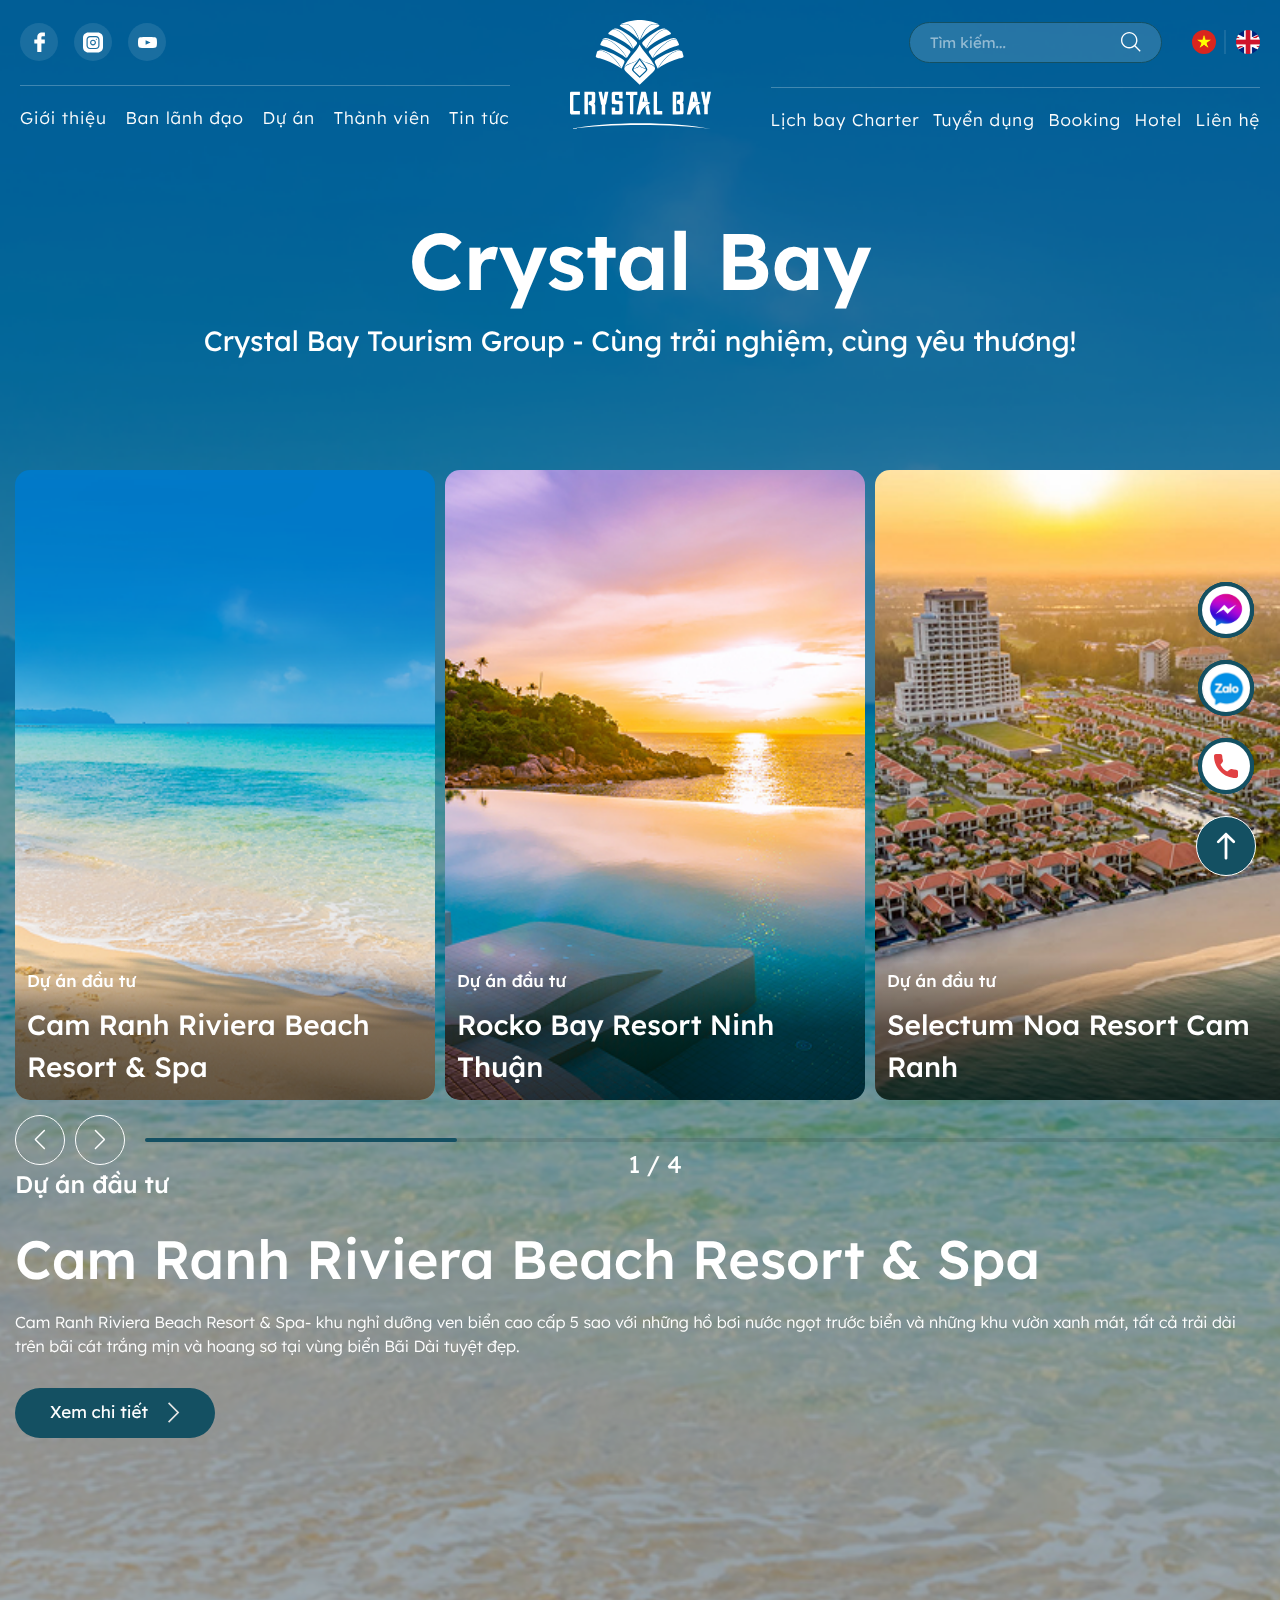
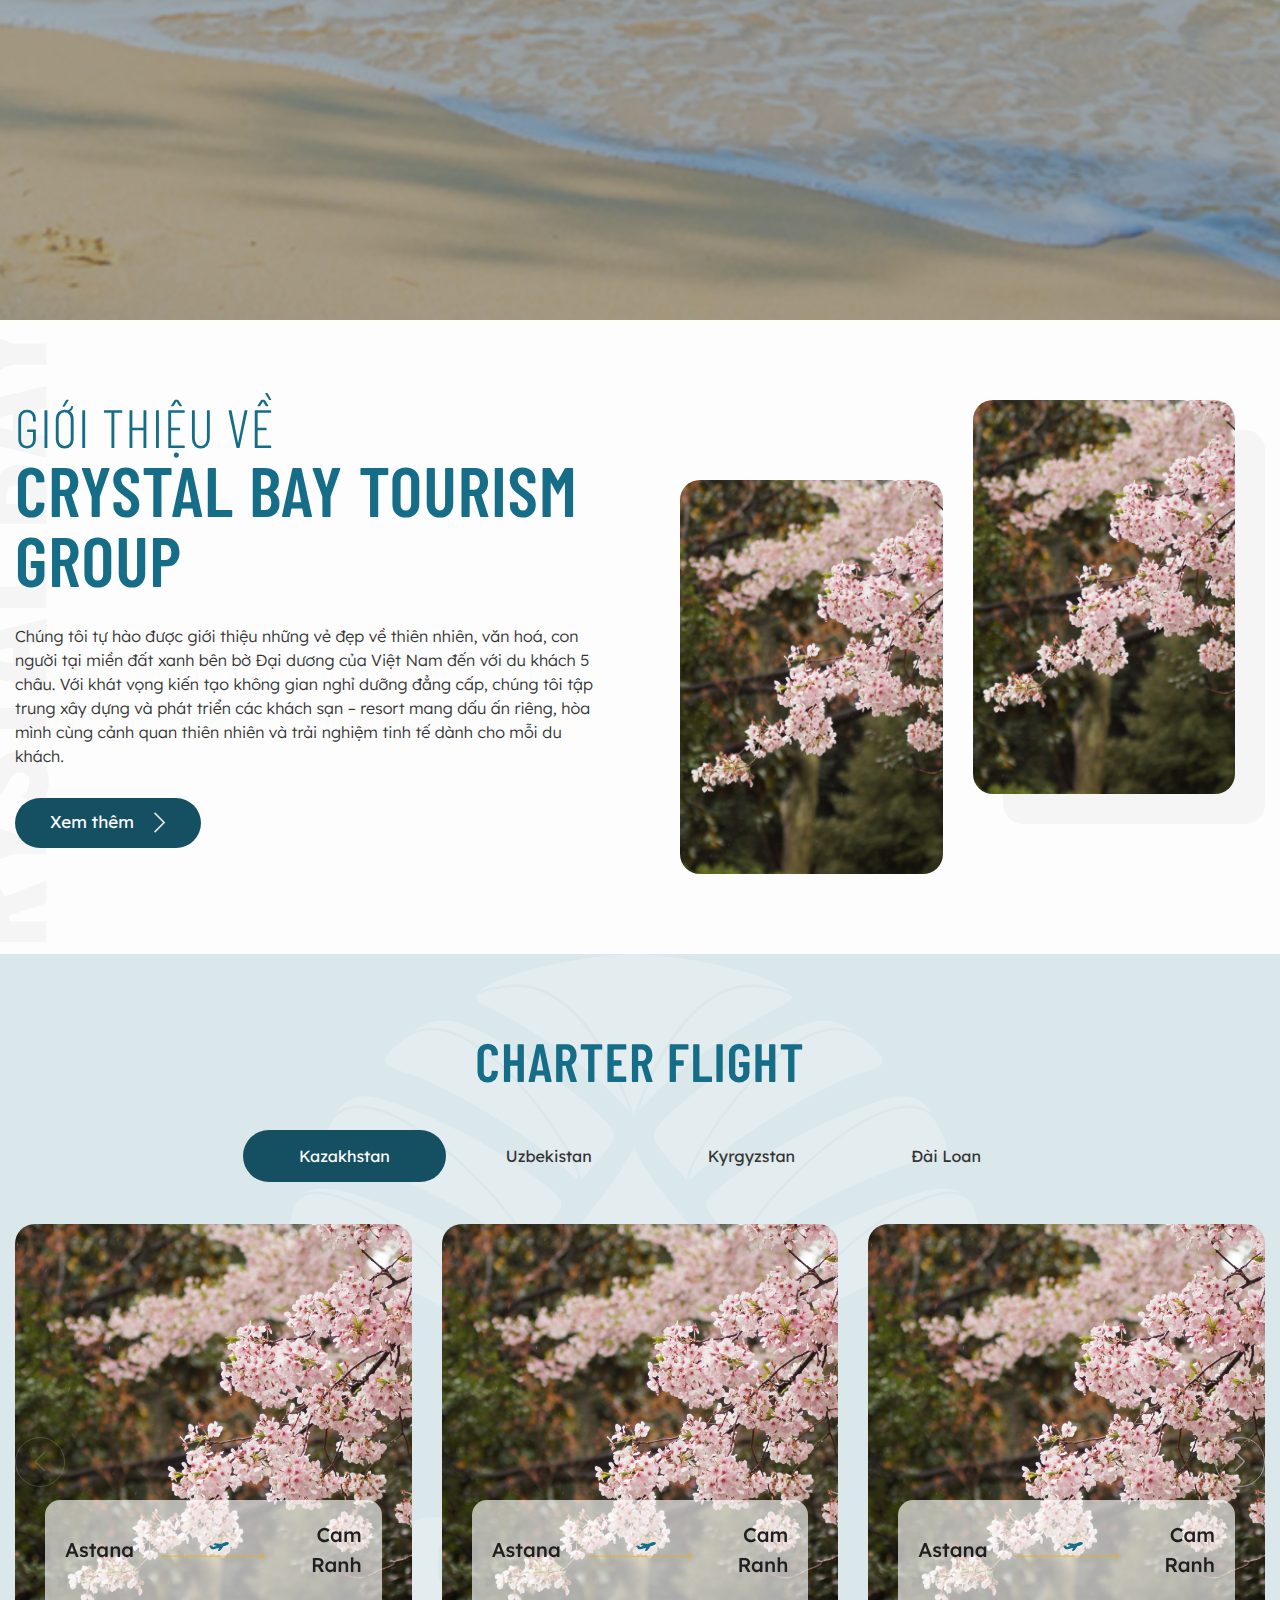
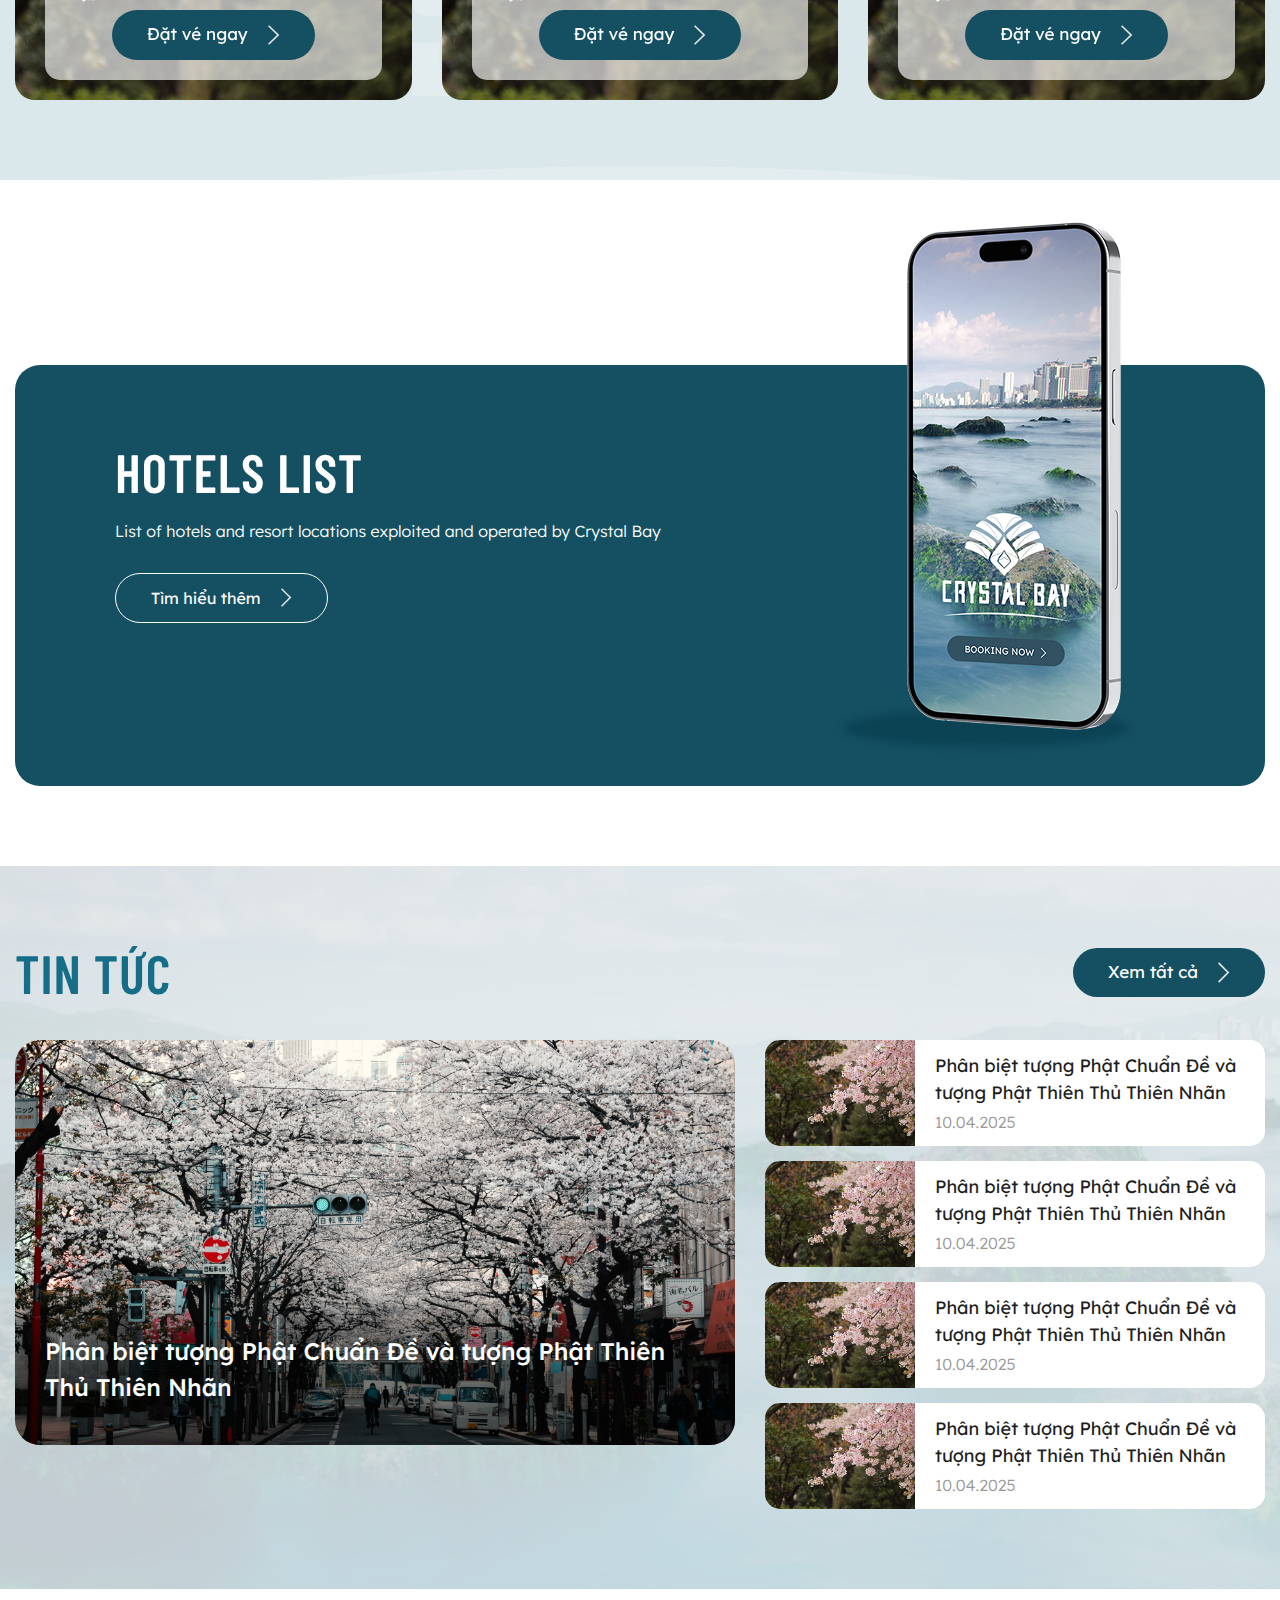
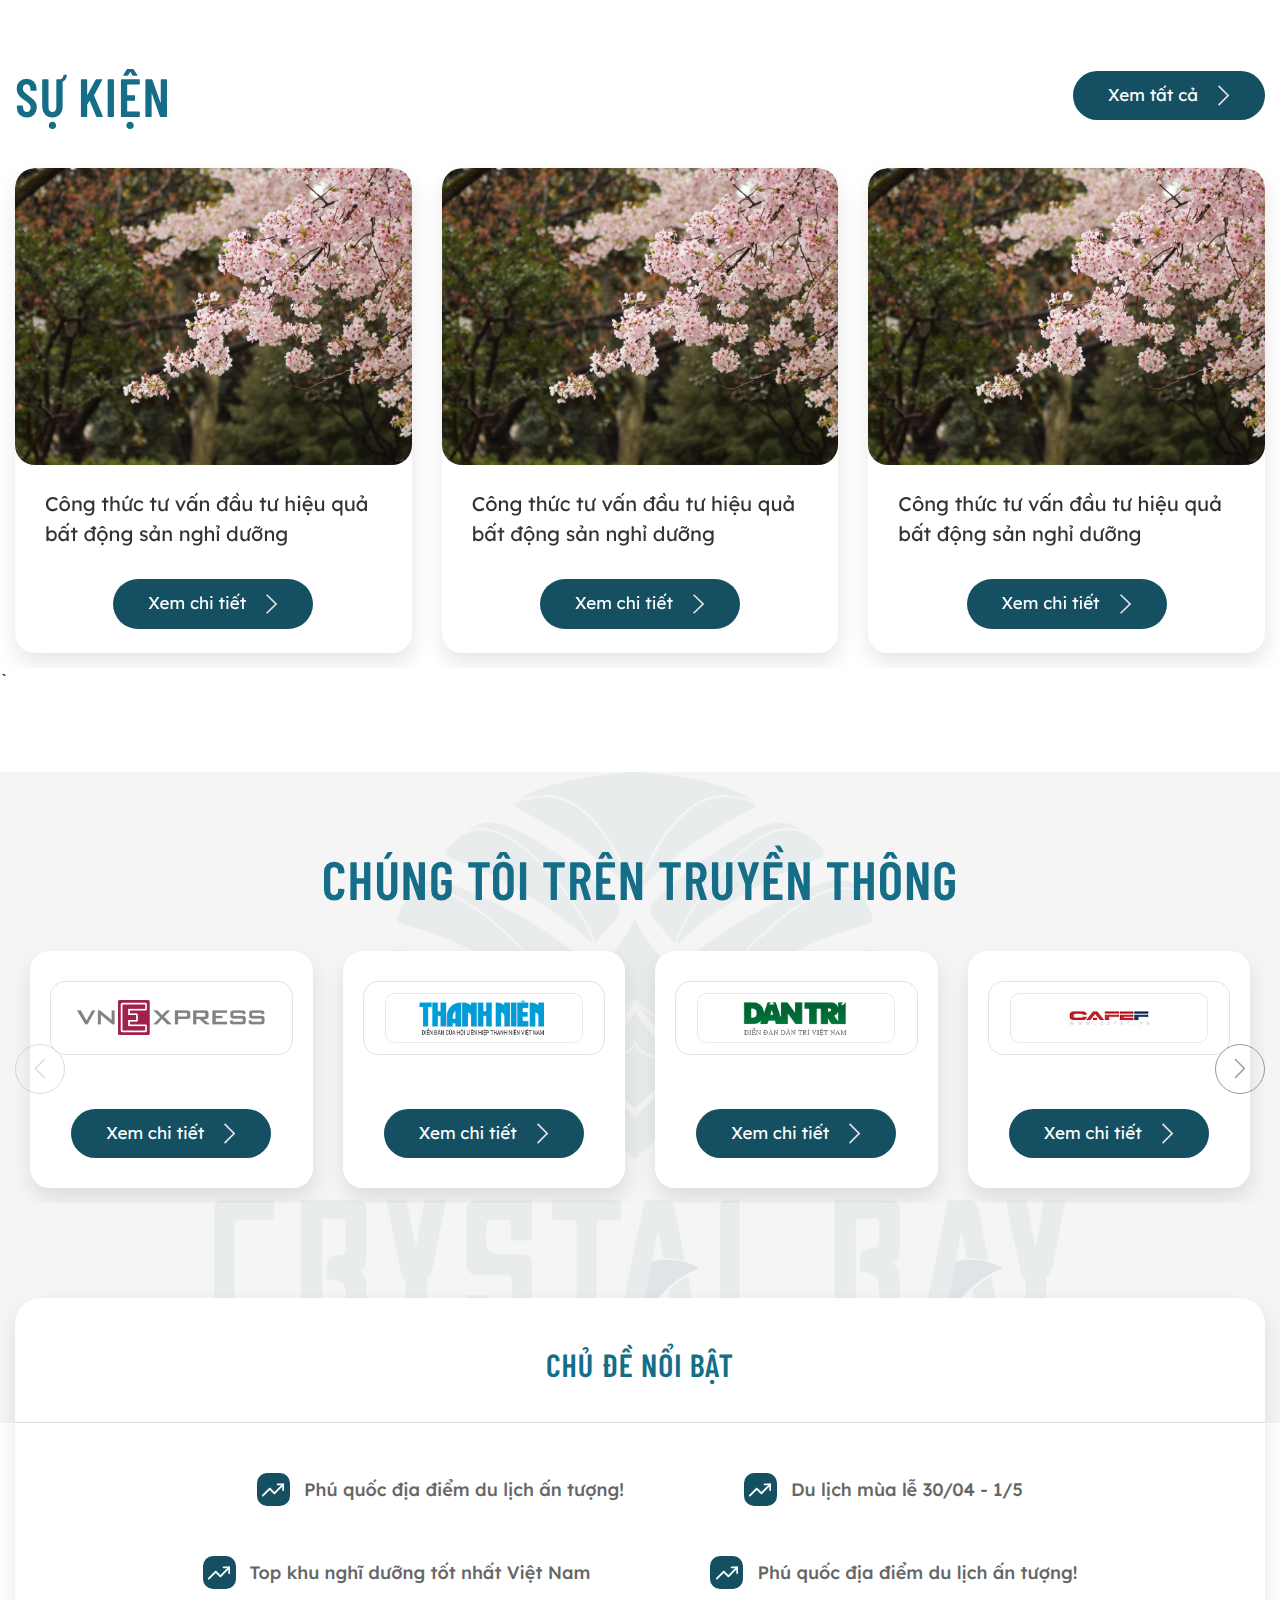
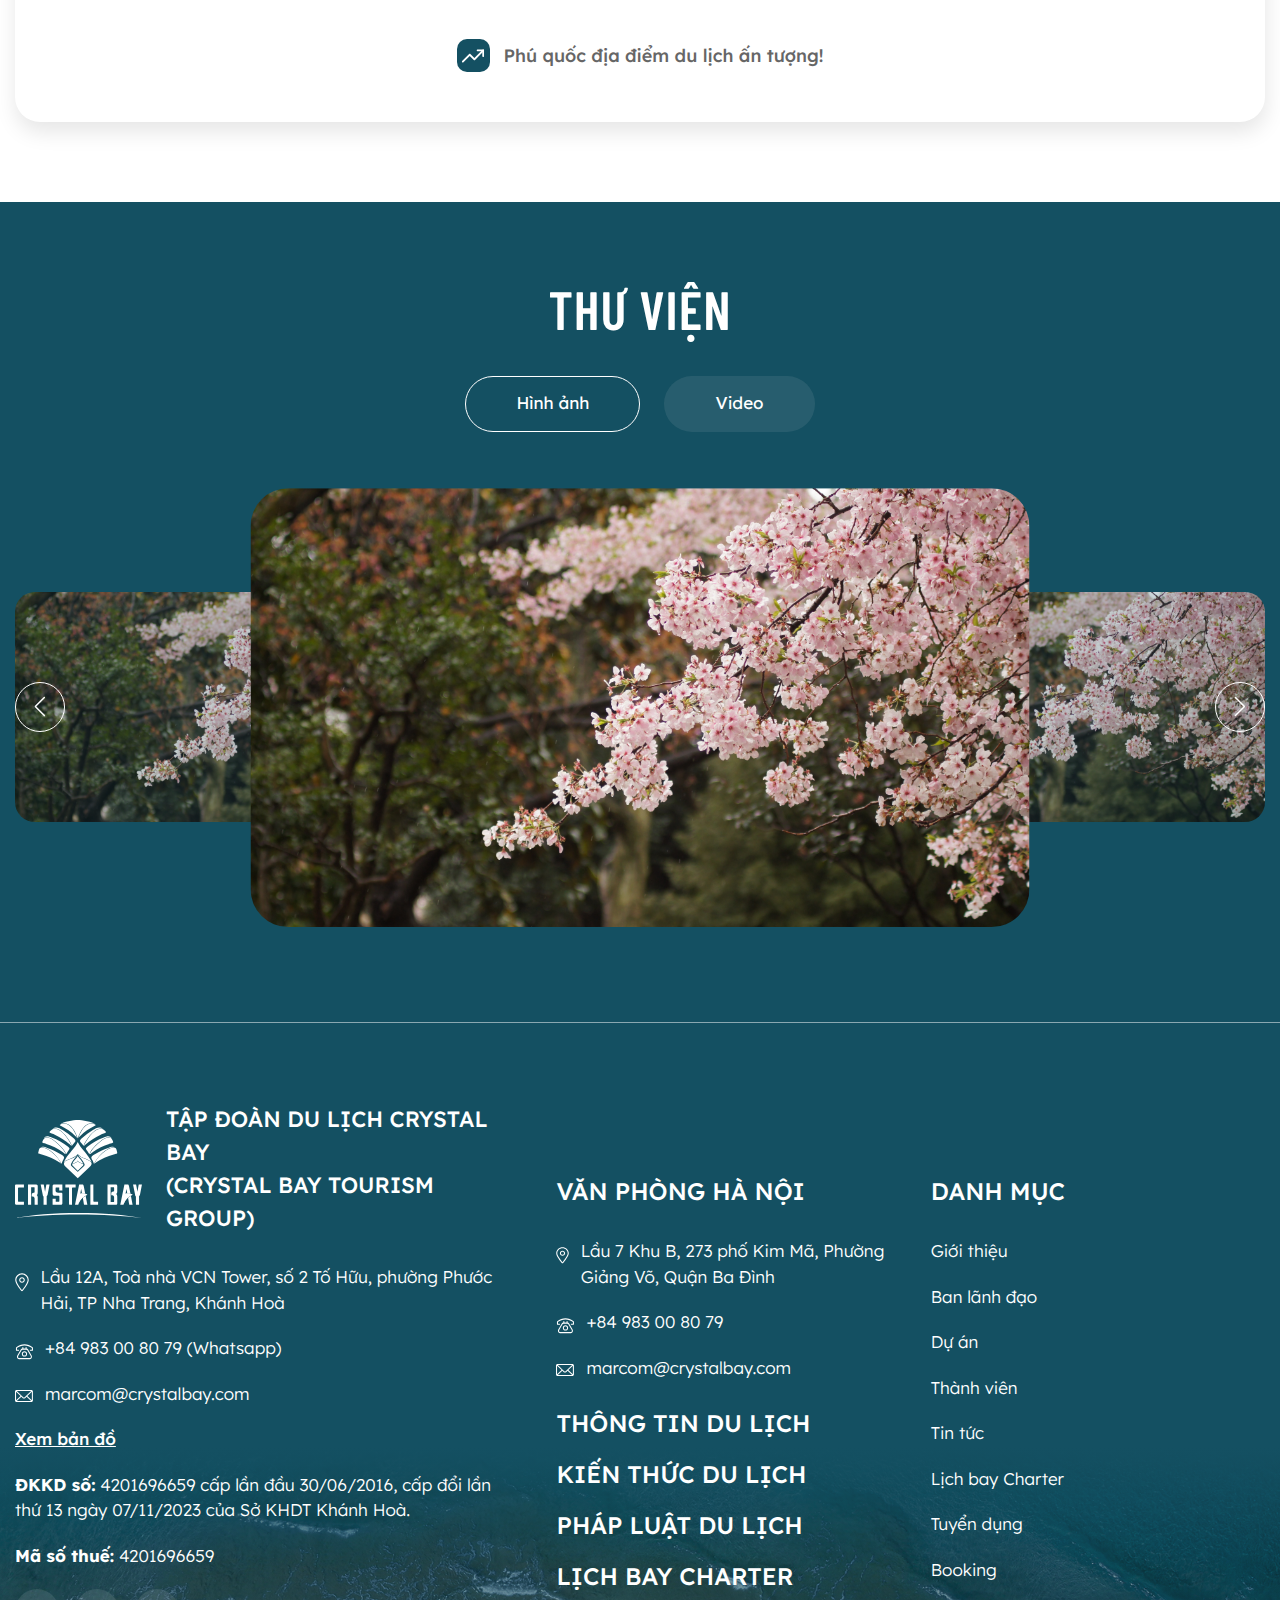
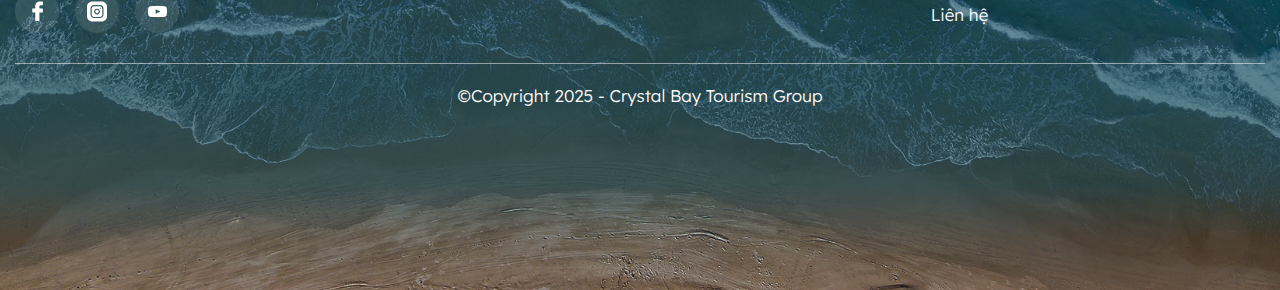
<file: index.html>
<!DOCTYPE html>
<html lang="vi">
    <head>
        <meta charset="UTF-8" />
        <meta http-equiv="X-UA-Compatible" content="IE=edge" />
        <meta name="viewport" content="width=device-width, initial-scale=1.0" />
        <!-- favicon -->
        <link
            rel="apple-touch-icon"
            sizes="57x57"
            href="./images/favicon/apple-icon-57x57.png"
        />
        <link
            rel="apple-touch-icon"
            sizes="60x60"
            href="./images/favicon/apple-icon-60x60.png"
        />
        <link
            rel="apple-touch-icon"
            sizes="72x72"
            href="./images/favicon/apple-icon-72x72.png"
        />
        <link
            rel="apple-touch-icon"
            sizes="76x76"
            href="./images/favicon/apple-icon-76x76.png"
        />
        <link
            rel="apple-touch-icon"
            sizes="114x114"
            href="./images/favicon/apple-icon-114x114.png"
        />
        <link
            rel="apple-touch-icon"
            sizes="120x120"
            href="./images/favicon/apple-icon-120x120.png"
        />
        <link
            rel="apple-touch-icon"
            sizes="144x144"
            href="./images/favicon/apple-icon-144x144.png"
        />
        <link
            rel="apple-touch-icon"
            sizes="152x152"
            href="./images/favicon/apple-icon-152x152.png"
        />
        <link
            rel="apple-touch-icon"
            sizes="180x180"
            href="./images/favicon/apple-icon-180x180.png"
        />
        <link
            rel="icon"
            type="image/png"
            sizes="192x192"
            href="/android-icon-192x192.png"
        />
        <link
            rel="icon"
            type="image/png"
            sizes="32x32"
            href="./images/favicon/favicon-32x32.png"
        />
        <link
            rel="icon"
            type="image/png"
            sizes="96x96"
            href="./images/favicon/favicon-96x96.png"
        />
        <link
            rel="icon"
            type="image/png"
            sizes="16x16"
            href="./images/favicon/favicon-16x16.png"
        />
        <meta name="msapplication-TileColor" content="#ffffff" />
        <meta
            name="msapplication-TileImage"
            content="./images/favicon/ms-icon-144x144.png"
        />
        <meta name="theme-color" content="#ffffff" />
        <!-- end favicon -->
        <title>CRYSTALBAY</title>
        <link rel="preconnect" href="https://fonts.googleapis.com" />
        <link rel="preconnect" href="https://fonts.gstatic.com" crossorigin />
        <link
            href="https://fonts.googleapis.com/css2?family=Lexend+Deca:wght@300;400;500;600;700;800;900&family=Barlow+Condensed:ital,wght@0,100;0,200;0,300;0,400;0,500;0,600;0,700;0,800;0,900;1,100;1,200;1,300;1,400;1,500;1,600;1,700;1,800;1,900&display=swap"
            rel="stylesheet"
        />
        <link rel="stylesheet" href="./lib/swiper/swiper-bundle.min.css" />
        <link rel="stylesheet" href="./css/style.css" />
        <link rel="stylesheet" href="./css/responsive.css" />
        <script src="./lib/jquery/jquery.js"></script>
    </head>

    <body>
        <!-- header -->
        <header id="header" class="header header-2 header-home relative js__header">
            <!-- pc -->
            <div  class="header-pc w-1410 d-2xl-flex d-lg-none items-center justify-between">
                <!-- left -->
                <div class="header-2__left flex-1">
                    <!-- top -->
                    <div class="top border-b-white-25 pb-24 mb-20">
                        <ul class="social-list-2 d-2xl-flex">
                            <!-- item -->
                            <li class="social-item-2">
                                <a href="#" class="social-link-2 social-link-2--fb">
                                    <img src="./images/icon/fb-w.svg" alt="">
                                </a>
                            </li>
                            <!-- end item -->
                            <!-- item -->
                            <li class="social-item-2">
                                <a href="#" class="social-link-2 social-link-2--insta">
                                    <img src="./images/icon/instagram-w.svg" alt="">
                                </a>
                            </li>
                            <!-- end item -->
                            <!-- item -->
                            <li class="social-item-2">
                                <a href="#" class="social-link-2 social-link-2--ytb">
                                    <img src="./images/icon/ytb-w.svg" alt="">
                                </a>
                            </li>
                            <!-- end item -->
                        </ul>
                    </div>
                    <!-- end top -->
                    <!-- bot -->
                    <div class="bot">
                        <!-- navbar -->
                        <ul class="navbar fs-17 fw-300 tracking-1px d-2xl-flex items-center justify-between text-white-fd flex-1">
                            <li class="navbar-item">
                                <a href="#" class="navbar-link">Giới thiệu</a>
                                <ul class="navbar-dropdown">
                                    <li class="navbar-dropdown__item">
                                        <a href="#">gioi thieu</a>
                                    </li>
                                    <li class="navbar-dropdown__item">
                                        <a href="#">gioi thieu</a>
                                    </li>
                                    <li class="navbar-dropdown__item">
                                        <a href="#">gioi thieu</a>
                                    </li>
                                    <li class="navbar-dropdown__item">
                                        <a href="#">gioi thieu</a>
                                    </li>
                                </ul>
                            </li>
                            <li class="navbar-item">
                                <a href="#" class="navbar-link">Ban lãnh đạo</a>
                                <ul class="navbar-dropdown">
                                    <li class="navbar-dropdown__item">
                                        <a href="#">gioi thieu</a>
                                    </li>
                                    <li class="navbar-dropdown__item">
                                        <a href="#">gioi thieu</a>
                                    </li>
                                    <li class="navbar-dropdown__item">
                                        <a href="#">gioi thieu</a>
                                    </li>
                                    <li class="navbar-dropdown__item">
                                        <a href="#">gioi thieu</a>
                                    </li>
                                </ul>
                            </li>
                            <li class="navbar-item">
                                <a href="#" class="navbar-link">Dự án</a>
                                <ul class="navbar-dropdown">
                                    <li class="navbar-dropdown__item">
                                        <a href="#">gioi thieu</a>
                                    </li>
                                    <li class="navbar-dropdown__item">
                                        <a href="#">gioi thieu</a>
                                    </li>
                                    <li class="navbar-dropdown__item">
                                        <a href="#">gioi thieu</a>
                                    </li>
                                    <li class="navbar-dropdown__item">
                                        <a href="#">gioi thieu</a>
                                    </li>
                                </ul>
                            </li>
                            <li class="navbar-item">
                                <a href="#" class="navbar-link">Thành viên</a>
                            </li>
                            <li class="navbar-item">
                                <a href="#" class="navbar-link">Tin tức</a>
                            </li>
                            
                        </ul>
                        <!-- end navbar -->
                    </div>
                    <!-- end bot -->
                </div>
                <!-- end left -->

                <!-- center -->
                <div class="header-2__center flex-0">
                      <!-- logo -->
                    <div class="logo">
                        <a href="#" class="logo-link">
                            <img
                                src="./images/icon/logo.svg"
                                class="logo-img"
                                alt=""
                            />
                        </a>
                    </div>
                    <!-- end logo -->
                </div>
                <!-- end center -->

                <!-- right -->
                <div class="header-2__right flex-1">
                    <!-- action -->
                    <div class="header-action d-2xl-flex items-center border-b-white-25 pb-24 mb-20">
                        <!-- search -->
                        <div class="header-search">
                            <form action="" class="header-search__form">
                                <input
                                    class="header-search__input"
                                    type="text"
                                    placeholder="Tìm kiếm..."
                                />
                                <button class="header-search__btn">
                                    <img src="./images/icon/search-w.svg" alt="" />
                                </button>
                            </form>
                        </div>
                        <!-- end search -->
                        <!-- language -->
                        <div class="language-2 d-2xl-flex items-center ml-30">
                            <div class="language-2__item">
                                <a href="#" class="language-2__link">
                                    <img src="./images/flag_1.png" alt="">
                                </a>
                            </div>
                            <div class="language-2__item">
                                <a href="#" class="language-2__link">
                                    <img src="./images/flag_2.png" alt="">
                                </a>
                            </div>
                        </div>
                        <!-- end language -->
                    </div>
                    <!-- end action -->

                    <!-- bot -->
                    <div class="bot">
                        <!-- navbar -->
                        <ul class="navbar fs-17 fw-300 tracking-1px d-2xl-flex items-center justify-between text-white-fd flex-1">
                            <li class="navbar-item">
                                <a href="#" class="navbar-link">Lịch bay Charter</a>
                                <ul class="navbar-dropdown">
                                    <li class="navbar-dropdown__item">
                                        <a href="#">gioi thieu</a>
                                    </li>
                                    <li class="navbar-dropdown__item">
                                        <a href="#">gioi thieu</a>
                                    </li>
                                    <li class="navbar-dropdown__item">
                                        <a href="#">gioi thieu</a>
                                    </li>
                                    <li class="navbar-dropdown__item">
                                        <a href="#">gioi thieu</a>
                                    </li>
                                </ul>
                            </li>
                            <li class="navbar-item">
                                <a href="#" class="navbar-link">Tuyển dụng</a>
                                <ul class="navbar-dropdown">
                                    <li class="navbar-dropdown__item">
                                        <a href="#">gioi thieu</a>
                                    </li>
                                    <li class="navbar-dropdown__item">
                                        <a href="#">gioi thieu</a>
                                    </li>
                                    <li class="navbar-dropdown__item">
                                        <a href="#">gioi thieu</a>
                                    </li>
                                    <li class="navbar-dropdown__item">
                                        <a href="#">gioi thieu</a>
                                    </li>
                                </ul>
                            </li>
                            <li class="navbar-item">
                                <a href="#" class="navbar-link">Booking</a>
                                <ul class="navbar-dropdown">
                                    <li class="navbar-dropdown__item">
                                        <a href="#">gioi thieu</a>
                                    </li>
                                    <li class="navbar-dropdown__item">
                                        <a href="#">gioi thieu</a>
                                    </li>
                                    <li class="navbar-dropdown__item">
                                        <a href="#">gioi thieu</a>
                                    </li>
                                    <li class="navbar-dropdown__item">
                                        <a href="#">gioi thieu</a>
                                    </li>
                                </ul>
                            </li>
                            <li class="navbar-item">
                                <a href="#" class="navbar-link">Hotel</a>
                            </li>
                            <li class="navbar-item">
                                <a href="#" class="navbar-link">Liên hệ</a>
                            </li>
                            
                        </ul>
                        <!-- end navbar -->
                    </div>
                    <!-- end bot -->
                </div>
                <!-- end right -->



             
            </div>
            <!-- end pc -->
            <!-- mb -->
            <div
                class="header-mb w-wrapper d-2xl-none d-lg-flex items-center justify-between"
            >
                <!-- left -->
                <div class="header-mb__left js__subMenuContainer">
                    <!-- icon -->
                    <div class="header-mb__leftIcon js__showSubMenu">
                        <img src="./images/icon/bar-cyan.svg" alt="" />
                    </div>
                    <!-- end icon -->
                    <!-- content -->
                    <div class="sub-menu js__subMenu">
                        <div class="sub-menu__content">
                            <!-- close -->
                            <div class="sub-menu__close js__closeSubMenu h-56 p-4 mb-8 d-2xl-flex items-center text-white">
                                <img src="./images/icon/close-2.svg" alt="">
                            </div>
                            <!-- end close -->

                            <div class="sub-menu__container">
                                <!-- list -->
                                <div class="sub-menu__list">
                                    <!-- item -->
                                    <div class="sub-menu__item">
                                        <!-- heading -->
                                        <div class="heading-sub d-2xl-flex items-center justify-between px-16 py-8 text-gray-33">
                                            <a href="#" class="heading-sub__title fs-17 fw-300">
                                                Movies
                                            </a>
                                            <div class="heading-sub__arrow js__dropDown">
                                                <img src="./images/icon/polyfon-cyan.svg" alt="">
                                            </div>
                                        </div>
                                        <!-- end heading -->

                                        <!-- sub menu list -->
                                        <ul class="list-sub js__listSubMenu" style="">
                                            <li class="item-sub">
                                                <a href="#" class="item-sub__link fs-14">Release Calender</a>
                                            </li>
                                            <li class="item-sub">
                                                <a href="#" class="item-sub__link fs-14">Release Calender</a>
                                            </li>
                                            <li class="item-sub">
                                                <a href="#" class="item-sub__link fs-14">Release Calender</a>
                                            </li>
                                            
                                        </ul>
                                        <!-- end sub menu list -->
                                    </div>
                                    <!-- end item -->
                                    <!-- item -->
                                    <div class="sub-menu__item">
                                        <!-- heading -->
                                        <div class="heading-sub d-2xl-flex items-center justify-between px-16 py-8 text-gray-33">
                                            <a href="#" class="heading-sub__title fs-17 fw-300">
                                                Movies
                                            </a>
                                            <div class="heading-sub__arrow js__dropDown">
                                                <img src="./images/icon/polyfon-cyan.svg" alt="">
                                            </div>
                                        </div>
                                        <!-- end heading -->

                                        <!-- sub menu list -->
                                        <ul class="list-sub js__listSubMenu" style="">
                                            <li class="item-sub">
                                                <a href="#" class="item-sub__link fs-14">Release Calender</a>
                                            </li>
                                            <li class="item-sub">
                                                <a href="#" class="item-sub__link fs-14">Release Calender</a>
                                            </li>
                                            <li class="item-sub">
                                                <a href="#" class="item-sub__link fs-14">Release Calender</a>
                                            </li>
                                            
                                        </ul>
                                        <!-- end sub menu list -->
                                    </div>
                                    <!-- end item -->
                                    <!-- item -->
                                    <div class="sub-menu__item">
                                        <!-- heading -->
                                        <div class="heading-sub d-2xl-flex items-center justify-between px-16 py-8 text-gray-33">
                                            <a href="#" class="heading-sub__title fs-17 fw-300">
                                                Movies
                                            </a>
                                            <div class="heading-sub__arrow js__dropDown">
                                                <img src="./images/icon/polyfon-cyan.svg" alt="">
                                            </div>
                                        </div>
                                        <!-- end heading -->

                                        <!-- sub menu list -->
                                        <ul class="list-sub js__listSubMenu" style="">
                                            <li class="item-sub">
                                                <a href="#" class="item-sub__link fs-14">Release Calender</a>
                                            </li>
                                            <li class="item-sub">
                                                <a href="#" class="item-sub__link fs-14">Release Calender</a>
                                            </li>
                                            <li class="item-sub">
                                                <a href="#" class="item-sub__link fs-14">Release Calender</a>
                                            </li>
                                            
                                        </ul>
                                        <!-- end sub menu list -->
                                    </div>
                                    <!-- end item -->
                                    
                                   
                                </div>
                                <!-- end list -->
                            </div>
                        </div>
                    </div>
                    <!-- end content -->
                </div>
                <!-- end left -->
                <!-- center -->
                <div class="header-mb__center">
                    <a href="#">
                        <img
                            src="./images/icon/logo.svg"
                            alt=""
                            class="header-mb__centerLogo"
                        />
                    </a>
                </div>
                <!-- end center -->
                <!-- right -->
                <div class="header-mb__right">
                    <div class="header-mb__rightIcon d-2xl-flex items-center">
                        <!-- search -->
                        <div class="header-mb__rightIconSearchContainer">
                            <div class="header-mb__rightIconSearch js__searchMb">
                                <img
                                    src="./images/icon/search-w-2.svg"
                                    alt="" class="icon-20"
                                />
                            </div>
                            <div class="header-search-mb__form h-60 w-full js__formSearchMb shadow">
                                <form action="" class="w-full h-full">
                                    <div class="relative w-full h-full">
                                        <input type="text" class="header-search-input w-full h-full p-8 fs-16 js__focusSearchMb" placeholder="Search...">
                                        <div class="header-search-btn btn absolute h-full js__closeSearchMb">
                                            <img src="./images/icon/close-gray.svg" alt="">
                                        </div>
                                    </div>
                                </form>
                            </div>
                        </div>
                        <!-- end search -->
                        <!-- language -->
                        <div class="header-mb__rightIconLanguageContainer">
                            <div class="language-mb fs-14 js__languageContainer text-white font-arial fw-700">
                                <div class="language-default d-2xl-flex items-center js__languageDefault">
                                    <div class="language-default__item d-2xl-flex items-center mr-4 js__languageDefaultText">
                                        <span class="language-text d-2xl-inline mr-4">Vn</span>
                                        <img src="./images/flag_1.png" class="language-img" alt="">
                                    </div>
                                    <div class="language-down">
                                        <img src="./images/icon/polyfon-gray.svg" alt="">
                                    </div>
                                </div>
                                <div class="language-list">
                                    <!-- item -->
                                    <div class="language-item d-2xl-flex items-center js__languageItem">
                                        <span class="language-text d-2xl-inline mr-4">En</span>
                                        <img src="./images/flag_2.png" class="language-img" alt="">
                                    </div>
                                    <!-- end item -->
                                    <!-- item -->
                                    <div class="language-item d-2xl-flex items-center js__languageItem">
                                        <span class="language-text d-2xl-inline mr-4">Vi</span>
                                        <img src="./images/flag_1.png" class="language-img" alt="">
                                    </div>
                                    <!-- end item -->
                                </div>
                                <div class="overlay js__overlay"></div>
                            </div>
                            
                        </div>
                        <!-- end language -->
                    </div>
                </div>
                <!-- end right -->
            </div>
            <!-- end mb -->
        </header>
        <!-- end header -->
        <!-- main -->
        <main id="main" class="main">
            <!-- primary -->
            <section class="section-primary-2 relative overflow-hidden js__swiperGalleryContainerPictureSecondary">
                <!-- large -->
                <div class="section-primary-2__large w-1920">
                    <div class="swiper js__swiperGalleryLargeSecondary">
                        <div class="swiper-wrapper">
                            <!-- slide -->
                            <div class="swiper-slide">
                                <!--  -->
                                <div class="article">
                                    <div class="article-img">
                                        <a href="#" class="ratio-16x9">
                                            <img src="./images/bg_6.png" alt="">
                                            <div class="coating"></div>
                                        </a>
                                    </div>
                                    <!-- content -->
                                    <div class="article-content w-1410">
                                        <div class="top">
                                            <h2 class="top-title fs-80 text-center text-white fw-600">Crystal Bay</h2>
                                            <div class="top-des fs-28 text-white text-center">
                                                <p class="fix-text2">Crystal Bay Tourism Group - Cùng trải nghiệm, cùng yêu thương!</p>
                                            </div>
                                        </div>
                                        <div class="bot">
                                            <h2 class="bot-title-1 fs-24 fw-500 text-white">Dự án đầu tư</h2>
                                            <h3 class="bot-title-2 fs-54 lh-54 text-white heading-primary-2 fw-500 mt-30">
                                                <a href="#" class="fix-text2">Cam Ranh Riviera Beach Resort & Spa</a>
                                            </h3>
                                            <div class="bot-des mt-24 fs-16 fw-300 text-white">
                                                <p class="fix-text5">Cam Ranh Riviera Beach Resort & Spa- khu nghỉ dưỡng ven biển cao cấp 5 sao với những hồ bơi nước ngọt trước biển và những khu vườn xanh mát, tất cả trải dài trên bãi cát trắng mịn và hoang sơ tại vùng biển Bãi Dài tuyệt đẹp.</p>
                                            </div>
                                            <div class="bot-btn text-white mt-30">
                                                <a href="#" class="btn--primary-2 d-2xl-flex items-center justify-between fs-17">
                                                    <span>Xem chi tiết</span>
                                                    <img src="./images/icon/arrow-next-w.svg" alt="" class="ml-20 icon-12">
                                                </a>
                                            </div>
                                        </div>
                                    </div>
                                    <!-- end content -->
                                </div>
                                <!--  -->
                            </div>
                            <!-- end slide -->
                            <!-- slide -->
                            <div class="swiper-slide">
                                <!--  -->
                                <div class="article">
                                    <div class="article-img">
                                        <a href="#" class="ratio-16x9">
                                            <img src="./images/bg_7.png" alt="">
                                            <div class="coating"></div>
                                        </a>
                                    </div>
                                    <!-- content -->
                                    <div class="article-content w-1410">
                                        <div class="top">
                                            <h2 class="top-title fs-80 text-center text-white fw-600">Crystal Bay</h2>
                                            <div class="top-des fs-28 text-white text-center">
                                                <p class="fix-text2">Crystal Bay Tourism Group - Cùng trải nghiệm, cùng yêu thương!</p>
                                            </div>
                                        </div>
                                        <div class="bot">
                                            <h2 class="bot-title-1 fs-24 fw-500 text-white">Dự án đầu tư</h2>
                                            <h3 class="bot-title-2 fs-54 lh-54 text-white heading-primary-2 fw-500 mt-30">
                                                <a href="#" class="fix-text2">Rocko Bay Resort Ninh Thuận</a>
                                            </h3>
                                            <div class="bot-des mt-24 fs-16 fw-300 text-white">
                                                <p class="fix-text5">Cam Ranh Riviera Beach Resort & Spa- khu nghỉ dưỡng ven biển cao cấp 5 sao với những hồ bơi nước ngọt trước biển và những khu vườn xanh mát, tất cả trải dài trên bãi cát trắng mịn và hoang sơ tại vùng biển Bãi Dài tuyệt đẹp.</p>
                                            </div>
                                            <div class="bot-btn text-white mt-30">
                                                <a href="#" class="btn--primary-2 d-2xl-flex items-center justify-between fs-17">
                                                    <span>Xem chi tiết</span>
                                                    <img src="./images/icon/arrow-next-w.svg" alt="" class="ml-20 icon-12">
                                                </a>
                                            </div>
                                        </div>
                                    </div>
                                    <!-- end content -->
                                </div>
                                <!--  -->
                            </div>
                            <!-- end slide -->
                            <!-- slide -->
                            <div class="swiper-slide">
                                <!--  -->
                                <div class="article">
                                    <div class="article-img">
                                        <a href="#" class="ratio-16x9">
                                            <img src="./images/bg_8.png" alt="">
                                            <div class="coating"></div>
                                        </a>
                                    </div>
                                    <!-- content -->
                                    <div class="article-content w-1410">
                                        <div class="top">
                                            <h2 class="top-title fs-80 text-center text-white fw-600">Crystal Bay</h2>
                                            <div class="top-des fs-28 text-white text-center">
                                                <p class="fix-text2">Crystal Bay Tourism Group - Cùng trải nghiệm, cùng yêu thương!</p>
                                            </div>
                                        </div>
                                        <div class="bot">
                                            <h2 class="bot-title-1 fs-24 fw-500 text-white">Dự án đầu tư</h2>
                                            <h3 class="bot-title-2 fs-54 lh-54 text-white heading-primary-2 fw-500 mt-30">
                                                <a href="#" class="fix-text2">Selectum Noa Resort Cam Ranh</a>
                                            </h3>
                                            <div class="bot-des mt-24 fs-16 fw-300 text-white">
                                                <p class="fix-text5">Cam Ranh Riviera Beach Resort & Spa- khu nghỉ dưỡng ven biển cao cấp 5 sao với những hồ bơi nước ngọt trước biển và những khu vườn xanh mát, tất cả trải dài trên bãi cát trắng mịn và hoang sơ tại vùng biển Bãi Dài tuyệt đẹp.</p>
                                            </div>
                                            <div class="bot-btn text-white mt-30">
                                                <a href="#" class="btn--primary-2 d-2xl-flex items-center justify-between fs-17">
                                                    <span>Xem chi tiết</span>
                                                    <img src="./images/icon/arrow-next-w.svg" alt="" class="ml-20 icon-12">
                                                </a>
                                            </div>
                                        </div>
                                    </div>
                                    <!-- end content -->
                                </div>
                                <!--  -->
                            </div>
                            <!-- end slide -->
                            <!-- slide -->
                            <div class="swiper-slide">
                                <!--  -->
                                <div class="article">
                                    <div class="article-img">
                                        <a href="#" class="ratio-16x9">
                                            <img src="./images/bg_9.png" alt="">
                                            <div class="coating"></div>
                                        </a>
                                    </div>
                                    <!-- content -->
                                    <div class="article-content w-1410">
                                        <div class="top">
                                            <h2 class="top-title fs-80 text-center text-white fw-600">Crystal Bay</h2>
                                            <div class="top-des fs-28 text-white text-center">
                                                <p class="fix-text2">Crystal Bay Tourism Group - Cùng trải nghiệm, cùng yêu thương!</p>
                                            </div>
                                        </div>
                                        <div class="bot">
                                            <h2 class="bot-title-1 fs-24 fw-500 text-white">Dự án đầu tư</h2>
                                            <h3 class="bot-title-2 fs-54 lh-54 text-white heading-primary-2 fw-500 mt-30">
                                                <a href="#" class="fix-text2">SunBay Park Hotel & Resort Phan Rang</a>
                                            </h3>
                                            <div class="bot-des mt-24 fs-16 fw-300 text-white">
                                                <p class="fix-text5">Cam Ranh Riviera Beach Resort & Spa- khu nghỉ dưỡng ven biển cao cấp 5 sao với những hồ bơi nước ngọt trước biển và những khu vườn xanh mát, tất cả trải dài trên bãi cát trắng mịn và hoang sơ tại vùng biển Bãi Dài tuyệt đẹp.</p>
                                            </div>
                                            <div class="bot-btn text-white mt-30">
                                                <a href="#" class="btn--primary-2 d-2xl-flex items-center justify-between fs-17">
                                                    <span>Xem chi tiết</span>
                                                    <img src="./images/icon/arrow-next-w.svg" alt="" class="ml-20 icon-12">
                                                </a>
                                            </div>
                                        </div>
                                    </div>
                                    <!-- end content -->
                                </div>
                                <!--  -->
                            </div>
                            <!-- end slide -->
                        </div>
                    </div>
                </div>
                <!-- end large -->
                <!-- smalls -->
                <div class="section-primary-2__smalls arrow-slide-tertiary">
                    <div thumbsslider class="swiper js__swiperGallerySmallSecondary">
                        <div class="swiper-wrapper">
                            <!-- slide -->
                            <div class="swiper-slide">
                                <!--  -->
                                <div class="article pointer border-15">
                                    <div class="article-img">
                                        <div class="image-wrapper-150">
                                            <img src="./images/bg_6.1.png" alt="">
                                        </div>
                                    </div>
                                    <!-- content -->
                                    <div class="article-content">
                                        <h2 class="bot-title-1 fs-17 fw-500 text-white">Dự án đầu tư</h2>
                                        <h3 class="bot-title-2 fs-28 text-white fw-500 mt-10">
                                            <p class="fix-text3">Cam Ranh Riviera Beach Resort & Spa</p>
                                        </h3>
                                        
                                    </div>
                                    <!-- end content -->
                                </div>
                                <!--  -->
                            </div>
                            <!-- end slide -->
                            <!-- slide -->
                            <div class="swiper-slide">
                                <!--  -->
                                <div class="article pointer border-15">
                                    <div class="article-img">
                                        <div class="image-wrapper-150">
                                            <img src="./images/bg_7.1.png" alt="">
                                        </div>
                                    </div>
                                    <!-- content -->
                                    <div class="article-content">
                                        <h2 class="bot-title-1 fs-17 fw-500 text-white">Dự án đầu tư</h2>
                                        <h3 class="bot-title-2 fs-28 text-white fw-500 mt-10">
                                            <p class="fix-text3">Rocko Bay Resort Ninh Thuận</p>
                                        </h3>
                                        
                                    </div>
                                    <!-- end content -->
                                </div>
                                <!--  -->
                            </div>
                            <!-- end slide -->
                            <!-- slide -->
                            <div class="swiper-slide">
                                <!--  -->
                                <div class="article pointer border-15">
                                    <div class="article-img">
                                        <div class="image-wrapper-150">
                                            <img src="./images/bg_8.1.png" alt="">
                                        </div>
                                    </div>
                                    <!-- content -->
                                    <div class="article-content">
                                        <h2 class="bot-title-1 fs-17 fw-500 text-white">Dự án đầu tư</h2>
                                        <h3 class="bot-title-2 fs-28 text-white fw-500 mt-10">
                                            <p class="fix-text3">Selectum Noa Resort Cam Ranh</p>
                                        </h3>
                                        
                                    </div>
                                    <!-- end content -->
                                </div>
                                <!--  -->
                            </div>
                            <!-- end slide -->
                            <!-- slide -->
                            <div class="swiper-slide">
                                <!--  -->
                                <div class="article pointer border-15">
                                    <div class="article-img">
                                        <div class="image-wrapper-150">
                                            <img src="./images/bg_9.1.png" alt="">
                                        </div>
                                    </div>
                                    <!-- content -->
                                    <div class="article-content">
                                        <h2 class="bot-title-1 fs-17 fw-500 text-white">Dự án đầu tư</h2>
                                        <h3 class="bot-title-2 fs-28 text-white fw-500 mt-10">
                                            <p class="fix-text3">SunBay Park Hotel & Resort Phan Rang</p>
                                        </h3>
                                        
                                    </div>
                                    <!-- end content -->
                                </div>
                                <!--  -->
                            </div>
                            <!-- end slide -->
                        </div>
                        <div class="swiper-button-next"></div>
                        <div class="swiper-button-prev"></div>
                        <div class="swiper-scrollbar"></div>
                        <div class="swiper-pagination"></div>
                    </div>
                </div>
                <!-- end smalls -->
                

               
            </section>
            <!-- end primary -->

            <!-- primary 2 -->
            <section class="section-primary-2 relative overflow-hidden">

            </section>
            <!-- end primary 2 -->

            <!-- secondary -->
            <section class="section-secondary-2 relative z-20 overflow-hidden px-15">
              
                <!-- container -->
                <div class="section-secondary-2__container w-1410 d-2xl-flex d-md-block relative py-80 py-md-40 py-md-40">
                    <!-- text left -->
                    <div class="text-left">
                        <img src="./images/Crystal_Bay.png" alt="">
                    </div>
                    <!-- endtext left -->
                    <!-- left -->
                    <div class="section-secondary-2__left flex-1 pr-80 pr-md-0">
                        <h2 class="section-secondary-2__title-1 heading-primary-2 fs-54 fw-300 tracking-1px text-cyan-15 uppercase lh-54 font-barlow">Giới thiệu Về</h2>
                        <h3 class="section-secondary-2__title-2 fs-70 fw-600 text-cyan-15 uppercase tracking-1px lh-70  font-barlow">Crystal Bay Tourism Group</h3>
                        <div class="section-secondary-2__des mt-30 text-gray-33 fw-300">
                            <p>Chúng tôi tự hào được giới thiệu những vẻ đẹp về thiên nhiên, văn hoá, con người tại miền đất xanh bên bờ Đại dương của Việt Nam đến với du khách 5 châu. Với khát vọng kiến tạo không gian nghỉ dưỡng đẳng cấp, chúng tôi tập trung xây dựng và phát triển các khách sạn – resort mang dấu ấn riêng, hòa mình cùng cảnh quan thiên nhiên và trải nghiệm tinh tế dành cho mỗi du khách.</p>
                        </div>

                        <!-- btn -->
                        <div class="section-secondary-2__btn text-white mt-30">
                            <a href="#" class="btn--primary-2 d-2xl-flex items-center justify-between fs-17">
                                <span>Xem thêm</span>
                                <img src="./images/icon/arrow-next-w.svg" alt="" class="ml-20 icon-12">
                            </a>
                        </div>
                        <!-- end btn -->
                    </div>
                    <!-- end left -->
                    <!-- right -->
                    <div class="section-secondary-2__right flex-1">
                        <div class="section-secondary-2__images d-2xl-flex">
                            <div class="section-secondary-2__img1 flex-1 pr-30 mt-80">
                                <a href="#" class="section-secondary-2__imgWrap image-wrapper-150">
                                    <img src="./images/2.jpg" alt="" class="border-20">
                                </a>
                            </div>
                            <div class="section-secondary-2__img2 flex-1 pr-30">
                                <a href="#" class="section-secondary-2__imgWrap image-wrapper-150">
                                    <img src="./images/2.jpg" alt="" class="border-20">
                                </a>
                            </div>
                        </div>
                    </div>
                    <!-- end right -->
                </div>
                <!-- end container -->
            </section>
            <!-- end secondary -->

            <!-- tertiary -->
            <section class="section-tertiary-2 relative z-20 overflow-hidden px-15">
               
                <!-- container -->
                <div class="w-1410 section-tertiary-2__container py-80 py-md-40 relative">
                    <!-- bg -->
                    <div class="section-tertiary-2__bg">
                        <img src="./images/logo_7.png" alt="">
                    </div>
                    <!-- end bg -->
                    <!-- heading -->
                    <h2 class="heading-primary-2 fs-54 fw-600 relative z-10 text-center tracking-1px text-cyan-15 uppercase lh-54 font-barlow">Charter flight</h2>
                    <!-- end heading -->

                    <!-- content -->
                    <div class="section-tertiary-2__content mt-40 relative z-10 js__changeTabSecondary">
                        <!-- top -->
                        <div class="section-tertiary-2__top">
                            <ul class="top-list d-2xl-flex items-center justify-center">
                                <li class="top-item active js__tabItemSecondary pointer">
                                    <div class="top-link">Kazakhstan</div>
                                </li>
                                <li class="top-item js__tabItemSecondary pointer">
                                    <div class="top-link">Uzbekistan</div>
                                </li>
                                <li class="top-item js__tabItemSecondary pointer">
                                    <div class="top-link">Kyrgyzstan</div>
                                </li>
                                <li class="top-item js__tabItemSecondary pointer">
                                    <div class="top-link">Đài Loan</div>
                                </li>
                            </ul>
                        </div>
                        <!-- end top -->

                        <div class="tab-pane-secondary__container">
                            <!-- tab pane -->
                            <div class="tab-pane-secondary mt-40 js__tabPaneSecondary hidden active">
                                <!-- slide -->
                                <div class="section-tertiary-2__slide js__swiperThreeContainer arrow-slide-secondary relative ">
                                    <div class="swiper js__swiperThrees">
                                        <div class="swiper-wrapper">
                                            <!-- slide -->
                                            <div class="swiper-slide">
                                                <div class="article">
                                                    <!-- img -->
                                                    <div class="article-img">
                                                        <a href="#" class="image-wrapper-120 border-20">
                                                            <img src="./images/2.jpg" alt="" class="section-secondary__rightImage">
                                                        </a>
                                                    </div>
                                                    <!-- end img -->
                                                    <!-- content -->
                                                    <div class="article-content">
                                                        <h3 class="article-title d-2xl-flex items-center justify-between">
                                                            <span class="text-1 fs-20 fw-500 flex-1 d-2xl-block">Astana</span>
                                                            <div class="icon mx-10 flex-0 w-35">
                                                                <img src="./images/icon/fly_2.svg" alt="">
                                                            </div>
                                                            <span class="text-2 fs-20 fw-500 flex-1 d-2xl-block text-right">Cam Ranh</span>
                                                        </h3>
        
                                                        <!-- btn -->
                                                        <div class="article-btn text-white mt-30 d-2xl-flex items-center justify-center">
                                                            <a href="#" class="btn--primary-2 d-2xl-flex items-center justify-between fs-17">
                                                                <span>Đặt vé ngay</span>
                                                                <img src="./images/icon/arrow-next-w.svg" alt="" class="ml-20 icon-12">
                                                            </a>
                                                        </div>
                                                        <!-- end btn -->
                                                    </div>
                                                    <!-- end content -->
                                                </div>
                                            </div>
                                            <!-- end slide -->
                                            <!-- slide -->
                                            <div class="swiper-slide">
                                                <div class="article">
                                                    <!-- img -->
                                                    <div class="article-img">
                                                        <a href="#" class="image-wrapper-120 border-20">
                                                            <img src="./images/2.jpg" alt="" class="section-secondary__rightImage">
                                                        </a>
                                                    </div>
                                                    <!-- end img -->
                                                    <!-- content -->
                                                    <div class="article-content">
                                                        <h3 class="article-title d-2xl-flex items-center justify-between">
                                                            <span class="text-1 fs-20 fw-500 flex-1 d-2xl-block">Astana</span>
                                                            <div class="icon mx-10 flex-0 w-35">
                                                                <img src="./images/icon/fly_2.svg" alt="">
                                                            </div>
                                                            <span class="text-2 fs-20 fw-500 flex-1 d-2xl-block text-right">Cam Ranh</span>
                                                        </h3>
        
                                                        <!-- btn -->
                                                        <div class="article-btn text-white mt-30 d-2xl-flex items-center justify-center">
                                                            <a href="#" class="btn--primary-2 d-2xl-flex items-center justify-between fs-17">
                                                                <span>Đặt vé ngay</span>
                                                                <img src="./images/icon/arrow-next-w.svg" alt="" class="ml-20 icon-12">
                                                            </a>
                                                        </div>
                                                        <!-- end btn -->
                                                    </div>
                                                    <!-- end content -->
                                                </div>
                                            </div>
                                            <!-- end slide -->
                                            <!-- slide -->
                                            <div class="swiper-slide">
                                                <div class="article">
                                                    <!-- img -->
                                                    <div class="article-img">
                                                        <a href="#" class="image-wrapper-120 border-20">
                                                            <img src="./images/2.jpg" alt="" class="section-secondary__rightImage">
                                                        </a>
                                                    </div>
                                                    <!-- end img -->
                                                    <!-- content -->
                                                    <div class="article-content">
                                                        <h3 class="article-title d-2xl-flex items-center justify-between">
                                                            <span class="text-1 fs-20 fw-500 flex-1 d-2xl-block">Astana</span>
                                                            <div class="icon mx-10 flex-0 w-35">
                                                                <img src="./images/icon/fly_2.svg" alt="">
                                                            </div>
                                                            <span class="text-2 fs-20 fw-500 flex-1 d-2xl-block text-right">Cam Ranh</span>
                                                        </h3>
        
                                                        <!-- btn -->
                                                        <div class="article-btn text-white mt-30 d-2xl-flex items-center justify-center">
                                                            <a href="#" class="btn--primary-2 d-2xl-flex items-center justify-between fs-17">
                                                                <span>Đặt vé ngay</span>
                                                                <img src="./images/icon/arrow-next-w.svg" alt="" class="ml-20 icon-12">
                                                            </a>
                                                        </div>
                                                        <!-- end btn -->
                                                    </div>
                                                    <!-- end content -->
                                                </div>
                                            </div>
                                            <!-- end slide -->
                                            <!-- slide -->
                                            <div class="swiper-slide">
                                                <div class="article">
                                                    <!-- img -->
                                                    <div class="article-img">
                                                        <a href="#" class="image-wrapper-120 border-20">
                                                            <img src="./images/2.jpg" alt="" class="section-secondary__rightImage">
                                                        </a>
                                                    </div>
                                                    <!-- end img -->
                                                    <!-- content -->
                                                    <div class="article-content">
                                                        <h3 class="article-title d-2xl-flex items-center justify-between">
                                                            <span class="text-1 fs-20 fw-500 flex-1 d-2xl-block">Astana</span>
                                                            <div class="icon mx-10 flex-0 w-35">
                                                                <img src="./images/icon/fly_2.svg" alt="">
                                                            </div>
                                                            <span class="text-2 fs-20 fw-500 flex-1 d-2xl-block text-right">Cam Ranh</span>
                                                        </h3>
        
                                                        <!-- btn -->
                                                        <div class="article-btn text-white mt-30 d-2xl-flex items-center justify-center">
                                                            <a href="#" class="btn--primary-2 d-2xl-flex items-center justify-between fs-17">
                                                                <span>Đặt vé ngay</span>
                                                                <img src="./images/icon/arrow-next-w.svg" alt="" class="ml-20 icon-12">
                                                            </a>
                                                        </div>
                                                        <!-- end btn -->
                                                    </div>
                                                    <!-- end content -->
                                                </div>
                                            </div>
                                            <!-- end slide -->
                                        </div>
                                    </div>
                                    <div class="swiper-button-next"></div>
                                    <div class="swiper-button-prev"></div>
                                </div>
                                <!-- end slide -->
                            </div>
                            <!-- end tab pane -->
                            <!-- tab pane -->
                            <div class="tab-pane-secondary mt-40 js__tabPaneSecondary hidden">
                                <!-- slide -->
                                <div class="section-tertiary-2__slide js__swiperThreeContainer arrow-slide-secondary relative ">
                                    <div class="swiper js__swiperThrees">
                                        <div class="swiper-wrapper">
                                            <!-- slide -->
                                            <div class="swiper-slide">
                                                <div class="article">
                                                    <!-- img -->
                                                    <div class="article-img">
                                                        <a href="#" class="image-wrapper-120 border-20">
                                                            <img src="./images/2.jpg" alt="" class="section-secondary__rightImage">
                                                        </a>
                                                    </div>
                                                    <!-- end img -->
                                                    <!-- content -->
                                                    <div class="article-content">
                                                        <h3 class="article-title d-2xl-flex items-center justify-between">
                                                            <span class="text-1 fs-20 fw-500 flex-1 d-2xl-block">Astana</span>
                                                            <div class="icon mx-10 flex-0 w-35">
                                                                <img src="./images/icon/fly_2.svg" alt="">
                                                            </div>
                                                            <span class="text-2 fs-20 fw-500 flex-1 d-2xl-block text-right">Cam Ranh</span>
                                                        </h3>
        
                                                        <!-- btn -->
                                                        <div class="article-btn text-white mt-30 d-2xl-flex items-center justify-center">
                                                            <a href="#" class="btn--primary-2 d-2xl-flex items-center justify-between fs-17">
                                                                <span>Đặt vé ngay</span>
                                                                <img src="./images/icon/arrow-next-w.svg" alt="" class="ml-20 icon-12">
                                                            </a>
                                                        </div>
                                                        <!-- end btn -->
                                                    </div>
                                                    <!-- end content -->
                                                </div>
                                            </div>
                                            <!-- end slide -->
                                            <!-- slide -->
                                            <div class="swiper-slide">
                                                <div class="article">
                                                    <!-- img -->
                                                    <div class="article-img">
                                                        <a href="#" class="image-wrapper-120 border-20">
                                                            <img src="./images/2.jpg" alt="" class="section-secondary__rightImage">
                                                        </a>
                                                    </div>
                                                    <!-- end img -->
                                                    <!-- content -->
                                                    <div class="article-content">
                                                        <h3 class="article-title d-2xl-flex items-center justify-between">
                                                            <span class="text-1 fs-20 fw-500 flex-1 d-2xl-block">Astana</span>
                                                            <div class="icon mx-10 flex-0 w-35">
                                                                <img src="./images/icon/fly_2.svg" alt="">
                                                            </div>
                                                            <span class="text-2 fs-20 fw-500 flex-1 d-2xl-block text-right">Cam Ranh</span>
                                                        </h3>
        
                                                        <!-- btn -->
                                                        <div class="article-btn text-white mt-30 d-2xl-flex items-center justify-center">
                                                            <a href="#" class="btn--primary-2 d-2xl-flex items-center justify-between fs-17">
                                                                <span>Đặt vé ngay</span>
                                                                <img src="./images/icon/arrow-next-w.svg" alt="" class="ml-20 icon-12">
                                                            </a>
                                                        </div>
                                                        <!-- end btn -->
                                                    </div>
                                                    <!-- end content -->
                                                </div>
                                            </div>
                                            <!-- end slide -->
                                            <!-- slide -->
                                            <div class="swiper-slide">
                                                <div class="article">
                                                    <!-- img -->
                                                    <div class="article-img">
                                                        <a href="#" class="image-wrapper-120 border-20">
                                                            <img src="./images/2.jpg" alt="" class="section-secondary__rightImage">
                                                        </a>
                                                    </div>
                                                    <!-- end img -->
                                                    <!-- content -->
                                                    <div class="article-content">
                                                        <h3 class="article-title d-2xl-flex items-center justify-between">
                                                            <span class="text-1 fs-20 fw-500 flex-1 d-2xl-block">Astana</span>
                                                            <div class="icon mx-10 flex-0 w-35">
                                                                <img src="./images/icon/fly_2.svg" alt="">
                                                            </div>
                                                            <span class="text-2 fs-20 fw-500 flex-1 d-2xl-block text-right">Cam Ranh</span>
                                                        </h3>
        
                                                        <!-- btn -->
                                                        <div class="article-btn text-white mt-30 d-2xl-flex items-center justify-center">
                                                            <a href="#" class="btn--primary-2 d-2xl-flex items-center justify-between fs-17">
                                                                <span>Đặt vé ngay</span>
                                                                <img src="./images/icon/arrow-next-w.svg" alt="" class="ml-20 icon-12">
                                                            </a>
                                                        </div>
                                                        <!-- end btn -->
                                                    </div>
                                                    <!-- end content -->
                                                </div>
                                            </div>
                                            <!-- end slide -->
                                            <!-- slide -->
                                            <div class="swiper-slide">
                                                <div class="article">
                                                    <!-- img -->
                                                    <div class="article-img">
                                                        <a href="#" class="image-wrapper-120 border-20">
                                                            <img src="./images/2.jpg" alt="" class="section-secondary__rightImage">
                                                        </a>
                                                    </div>
                                                    <!-- end img -->
                                                    <!-- content -->
                                                    <div class="article-content">
                                                        <h3 class="article-title d-2xl-flex items-center justify-between">
                                                            <span class="text-1 fs-20 fw-500 flex-1 d-2xl-block">Astana</span>
                                                            <div class="icon mx-10 flex-0 w-35">
                                                                <img src="./images/icon/fly_2.svg" alt="">
                                                            </div>
                                                            <span class="text-2 fs-20 fw-500 flex-1 d-2xl-block text-right">Cam Ranh</span>
                                                        </h3>
        
                                                        <!-- btn -->
                                                        <div class="article-btn text-white mt-30 d-2xl-flex items-center justify-center">
                                                            <a href="#" class="btn--primary-2 d-2xl-flex items-center justify-between fs-17">
                                                                <span>Đặt vé ngay</span>
                                                                <img src="./images/icon/arrow-next-w.svg" alt="" class="ml-20 icon-12">
                                                            </a>
                                                        </div>
                                                        <!-- end btn -->
                                                    </div>
                                                    <!-- end content -->
                                                </div>
                                            </div>
                                            <!-- end slide -->
                                        </div>
                                    </div>
                                    <div class="swiper-button-next"></div>
                                    <div class="swiper-button-prev"></div>
                                </div>
                                <!-- end slide -->
                            </div>
                            <!-- end tab pane -->
                            <!-- tab pane -->
                            <div class="tab-pane-secondary mt-40 js__tabPaneSecondary hidden">
                                <!-- slide -->
                                <div class="section-tertiary-2__slide js__swiperThreeContainer arrow-slide-secondary relative ">
                                    <div class="swiper js__swiperThrees">
                                        <div class="swiper-wrapper">
                                            <!-- slide -->
                                            <div class="swiper-slide">
                                                <div class="article">
                                                    <!-- img -->
                                                    <div class="article-img">
                                                        <a href="#" class="image-wrapper-120 border-20">
                                                            <img src="./images/2.jpg" alt="" class="section-secondary__rightImage">
                                                        </a>
                                                    </div>
                                                    <!-- end img -->
                                                    <!-- content -->
                                                    <div class="article-content">
                                                        <h3 class="article-title d-2xl-flex items-center justify-between">
                                                            <span class="text-1 fs-20 fw-500 flex-1 d-2xl-block">Astana</span>
                                                            <div class="icon mx-10 flex-0 w-35">
                                                                <img src="./images/icon/fly_2.svg" alt="">
                                                            </div>
                                                            <span class="text-2 fs-20 fw-500 flex-1 d-2xl-block text-right">Cam Ranh</span>
                                                        </h3>
        
                                                        <!-- btn -->
                                                        <div class="article-btn text-white mt-30 d-2xl-flex items-center justify-center">
                                                            <a href="#" class="btn--primary-2 d-2xl-flex items-center justify-between fs-17">
                                                                <span>Đặt vé ngay</span>
                                                                <img src="./images/icon/arrow-next-w.svg" alt="" class="ml-20 icon-12">
                                                            </a>
                                                        </div>
                                                        <!-- end btn -->
                                                    </div>
                                                    <!-- end content -->
                                                </div>
                                            </div>
                                            <!-- end slide -->
                                            <!-- slide -->
                                            <div class="swiper-slide">
                                                <div class="article">
                                                    <!-- img -->
                                                    <div class="article-img">
                                                        <a href="#" class="image-wrapper-120 border-20">
                                                            <img src="./images/2.jpg" alt="" class="section-secondary__rightImage">
                                                        </a>
                                                    </div>
                                                    <!-- end img -->
                                                    <!-- content -->
                                                    <div class="article-content">
                                                        <h3 class="article-title d-2xl-flex items-center justify-between">
                                                            <span class="text-1 fs-20 fw-500 flex-1 d-2xl-block">Astana</span>
                                                            <div class="icon mx-10 flex-0 w-35">
                                                                <img src="./images/icon/fly_2.svg" alt="">
                                                            </div>
                                                            <span class="text-2 fs-20 fw-500 flex-1 d-2xl-block text-right">Cam Ranh</span>
                                                        </h3>
        
                                                        <!-- btn -->
                                                        <div class="article-btn text-white mt-30 d-2xl-flex items-center justify-center">
                                                            <a href="#" class="btn--primary-2 d-2xl-flex items-center justify-between fs-17">
                                                                <span>Đặt vé ngay</span>
                                                                <img src="./images/icon/arrow-next-w.svg" alt="" class="ml-20 icon-12">
                                                            </a>
                                                        </div>
                                                        <!-- end btn -->
                                                    </div>
                                                    <!-- end content -->
                                                </div>
                                            </div>
                                            <!-- end slide -->
                                            <!-- slide -->
                                            <div class="swiper-slide">
                                                <div class="article">
                                                    <!-- img -->
                                                    <div class="article-img">
                                                        <a href="#" class="image-wrapper-120 border-20">
                                                            <img src="./images/2.jpg" alt="" class="section-secondary__rightImage">
                                                        </a>
                                                    </div>
                                                    <!-- end img -->
                                                    <!-- content -->
                                                    <div class="article-content">
                                                        <h3 class="article-title d-2xl-flex items-center justify-between">
                                                            <span class="text-1 fs-20 fw-500 flex-1 d-2xl-block">Astana</span>
                                                            <div class="icon mx-10 flex-0 w-35">
                                                                <img src="./images/icon/fly_2.svg" alt="">
                                                            </div>
                                                            <span class="text-2 fs-20 fw-500 flex-1 d-2xl-block text-right">Cam Ranh</span>
                                                        </h3>
        
                                                        <!-- btn -->
                                                        <div class="article-btn text-white mt-30 d-2xl-flex items-center justify-center">
                                                            <a href="#" class="btn--primary-2 d-2xl-flex items-center justify-between fs-17">
                                                                <span>Đặt vé ngay</span>
                                                                <img src="./images/icon/arrow-next-w.svg" alt="" class="ml-20 icon-12">
                                                            </a>
                                                        </div>
                                                        <!-- end btn -->
                                                    </div>
                                                    <!-- end content -->
                                                </div>
                                            </div>
                                            <!-- end slide -->
                                            <!-- slide -->
                                            <div class="swiper-slide">
                                                <div class="article">
                                                    <!-- img -->
                                                    <div class="article-img">
                                                        <a href="#" class="image-wrapper-120 border-20">
                                                            <img src="./images/2.jpg" alt="" class="section-secondary__rightImage">
                                                        </a>
                                                    </div>
                                                    <!-- end img -->
                                                    <!-- content -->
                                                    <div class="article-content">
                                                        <h3 class="article-title d-2xl-flex items-center justify-between">
                                                            <span class="text-1 fs-20 fw-500 flex-1 d-2xl-block">Astana</span>
                                                            <div class="icon mx-10 flex-0 w-35">
                                                                <img src="./images/icon/fly_2.svg" alt="">
                                                            </div>
                                                            <span class="text-2 fs-20 fw-500 flex-1 d-2xl-block text-right">Cam Ranh</span>
                                                        </h3>
        
                                                        <!-- btn -->
                                                        <div class="article-btn text-white mt-30 d-2xl-flex items-center justify-center">
                                                            <a href="#" class="btn--primary-2 d-2xl-flex items-center justify-between fs-17">
                                                                <span>Đặt vé ngay</span>
                                                                <img src="./images/icon/arrow-next-w.svg" alt="" class="ml-20 icon-12">
                                                            </a>
                                                        </div>
                                                        <!-- end btn -->
                                                    </div>
                                                    <!-- end content -->
                                                </div>
                                            </div>
                                            <!-- end slide -->
                                        </div>
                                    </div>
                                    <div class="swiper-button-next"></div>
                                    <div class="swiper-button-prev"></div>
                                </div>
                                <!-- end slide -->
                            </div>
                            <!-- end tab pane -->
                            <!-- tab pane -->
                            <div class="tab-pane-secondary mt-40 js__tabPaneSecondary hidden">
                                <!-- slide -->
                                <div class="section-tertiary-2__slide js__swiperThreeContainer arrow-slide-secondary relative ">
                                    <div class="swiper js__swiperThrees">
                                        <div class="swiper-wrapper">
                                            <!-- slide -->
                                            <div class="swiper-slide">
                                                <div class="article">
                                                    <!-- img -->
                                                    <div class="article-img">
                                                        <a href="#" class="image-wrapper-120 border-20">
                                                            <img src="./images/3.jpg" alt="" class="section-secondary__rightImage">
                                                        </a>
                                                    </div>
                                                    <!-- end img -->
                                                    <!-- content -->
                                                    <div class="article-content">
                                                        <h3 class="article-title d-2xl-flex items-center justify-between">
                                                            <span class="text-1 fs-20 fw-500 flex-1 d-2xl-block">Astana</span>
                                                            <div class="icon mx-10 flex-0 w-35">
                                                                <img src="./images/icon/fly_2.svg" alt="">
                                                            </div>
                                                            <span class="text-2 fs-20 fw-500 flex-1 d-2xl-block text-right">Cam Ranh</span>
                                                        </h3>
        
                                                        <!-- btn -->
                                                        <div class="article-btn text-white mt-30 d-2xl-flex items-center justify-center">
                                                            <a href="#" class="btn--primary-2 d-2xl-flex items-center justify-between fs-17">
                                                                <span>Đặt vé ngay</span>
                                                                <img src="./images/icon/arrow-next-w.svg" alt="" class="ml-20 icon-12">
                                                            </a>
                                                        </div>
                                                        <!-- end btn -->
                                                    </div>
                                                    <!-- end content -->
                                                </div>
                                            </div>
                                            <!-- end slide -->
                                            <!-- slide -->
                                            <div class="swiper-slide">
                                                <div class="article">
                                                    <!-- img -->
                                                    <div class="article-img">
                                                        <a href="#" class="image-wrapper-120 border-20">
                                                            <img src="./images/3.jpg" alt="" class="section-secondary__rightImage">
                                                        </a>
                                                    </div>
                                                    <!-- end img -->
                                                    <!-- content -->
                                                    <div class="article-content">
                                                        <h3 class="article-title d-2xl-flex items-center justify-between">
                                                            <span class="text-1 fs-20 fw-500 flex-1 d-2xl-block">Astana</span>
                                                            <div class="icon mx-10 flex-0 w-35">
                                                                <img src="./images/icon/fly_2.svg" alt="">
                                                            </div>
                                                            <span class="text-2 fs-20 fw-500 flex-1 d-2xl-block text-right">Cam Ranh</span>
                                                        </h3>
        
                                                        <!-- btn -->
                                                        <div class="article-btn text-white mt-30 d-2xl-flex items-center justify-center">
                                                            <a href="#" class="btn--primary-2 d-2xl-flex items-center justify-between fs-17">
                                                                <span>Đặt vé ngay</span>
                                                                <img src="./images/icon/arrow-next-w.svg" alt="" class="ml-20 icon-12">
                                                            </a>
                                                        </div>
                                                        <!-- end btn -->
                                                    </div>
                                                    <!-- end content -->
                                                </div>
                                            </div>
                                            <!-- end slide -->
                                            <!-- slide -->
                                            <div class="swiper-slide">
                                                <div class="article">
                                                    <!-- img -->
                                                    <div class="article-img">
                                                        <a href="#" class="image-wrapper-120 border-20">
                                                            <img src="./images/3.jpg" alt="" class="section-secondary__rightImage">
                                                        </a>
                                                    </div>
                                                    <!-- end img -->
                                                    <!-- content -->
                                                    <div class="article-content">
                                                        <h3 class="article-title d-2xl-flex items-center justify-between">
                                                            <span class="text-1 fs-20 fw-500 flex-1 d-2xl-block">Astana</span>
                                                            <div class="icon mx-10 flex-0 w-35">
                                                                <img src="./images/icon/fly_2.svg" alt="">
                                                            </div>
                                                            <span class="text-2 fs-20 fw-500 flex-1 d-2xl-block text-right">Cam Ranh</span>
                                                        </h3>
        
                                                        <!-- btn -->
                                                        <div class="article-btn text-white mt-30 d-2xl-flex items-center justify-center">
                                                            <a href="#" class="btn--primary-2 d-2xl-flex items-center justify-between fs-17">
                                                                <span>Đặt vé ngay</span>
                                                                <img src="./images/icon/arrow-next-w.svg" alt="" class="ml-20 icon-12">
                                                            </a>
                                                        </div>
                                                        <!-- end btn -->
                                                    </div>
                                                    <!-- end content -->
                                                </div>
                                            </div>
                                            <!-- end slide -->
                                            <!-- slide -->
                                            <div class="swiper-slide">
                                                <div class="article">
                                                    <!-- img -->
                                                    <div class="article-img">
                                                        <a href="#" class="image-wrapper-120 border-20">
                                                            <img src="./images/3.jpg" alt="" class="section-secondary__rightImage">
                                                        </a>
                                                    </div>
                                                    <!-- end img -->
                                                    <!-- content -->
                                                    <div class="article-content">
                                                        <h3 class="article-title d-2xl-flex items-center justify-between">
                                                            <span class="text-1 fs-20 fw-500 flex-1 d-2xl-block">Astana</span>
                                                            <div class="icon mx-10 flex-0 w-35">
                                                                <img src="./images/icon/fly_2.svg" alt="">
                                                            </div>
                                                            <span class="text-2 fs-20 fw-500 flex-1 d-2xl-block text-right">Cam Ranh</span>
                                                        </h3>
        
                                                        <!-- btn -->
                                                        <div class="article-btn text-white mt-30 d-2xl-flex items-center justify-center">
                                                            <a href="#" class="btn--primary-2 d-2xl-flex items-center justify-between fs-17">
                                                                <span>Đặt vé ngay</span>
                                                                <img src="./images/icon/arrow-next-w.svg" alt="" class="ml-20 icon-12">
                                                            </a>
                                                        </div>
                                                        <!-- end btn -->
                                                    </div>
                                                    <!-- end content -->
                                                </div>
                                            </div>
                                            <!-- end slide -->
                                        </div>
                                    </div>
                                    <div class="swiper-button-next"></div>
                                    <div class="swiper-button-prev"></div>
                                </div>
                                <!-- end slide -->
                            </div>
                            <!-- end tab pane -->
                        </div>
                    </div>
                    <!-- end content -->
                </div>
                <!-- end container -->
            </section>
            <!-- end tertiary -->

            <!-- quaternary -->
            <section class="section-quaternary-2 relative z-20 py-80 bg-white px-15">
                
                <!-- container -->
                <div class="section-quaternary-2__container w-1410 d-2xl-flex relative z-20 bg-green-145 ">
                    <!-- left -->
                    <div class="section-quaternary-2__left flex-1">
                        <h3 class="heading-primary-2 fs-54 fw-600 relative z-10 tracking-1px text-white uppercase lh-54 font-barlow">Hotels list</h3>
                        <div class="description fs-16 fw-300 text-white mt-20">
                            <p class="">
                                List of hotels and resort locations exploited and operated by Crystal Bay
                            </p>
                        </div>
                        <div class="article-btn text-white">
                            <a href="#" class="btn--secondary-2 mt-30 d-2xl-flex items-center justify-between">
                                <span>Tìm hiểu thêm</span>
                                <img src="./images/icon/arrow-next-w.svg" alt="" class="ml-20"/>
                            </a>
                        </div>
                    </div>
                    <!-- end left -->
                    <!-- right -->
                    <div class="section-quaternary-2__right flex-0">
                        <a href="#" class="">
                            <img src="./images/phone-2.png" alt="" class="section-quaternary__rightImage"/>
                        </a>
                    </div>
                    <!-- end right -->
                </div>
                <!-- end container -->
            </section>
            <!-- end quaternary -->

            <!-- quinary -->
            <section class="section-quinary-2 relative z-20 overflow-hidden px-15">
                <!-- container -->
                <div class="section-quinary-2__container w-1410 relative z-20 py-80 py-md-40">
                    <!-- heading -->
                    <div class="section-quinary-2__heading d-2xl-flex items-center justify-between w-full">
                        <h2 class="heading-primary-2 fs-54 fw-600 relative z-10 tracking-1px text-cyan-15 uppercase lh-54 font-barlow">Tin tức</h2>

                        <div class="section-quinary-2__btn text-white">
                            <a href="#" class="btn--primary-2 d-2xl-flex items-center justify-between fs-17">
                                <span>Xem tất cả</span>
                                <img src="./images/icon/arrow-next-w.svg" alt="" class="ml-20 icon-12">
                            </a>
                        </div>
                    </div>
                    <!-- end heading -->

                    <!-- content -->
                    <div class="section-quinary-2__content mt-40 d-2xl-flex d-md-block gap-30">
                        <!-- left -->
                        <div class="section-quinary-2__left flex-1">
                            <div class="article relative over-hidden border-25">
                                <!-- img  -->
                                <div class="article-img">
                                    <a href="#" class="ratio-16x9 article-inner">
                                        <img loading="lazy" class="article-inner__img" src="./images/3.jpg" width="" height="" alt="">
                                        <!-- content -->
                                        <div class="article-content absolute inset-0 py-40 px-30 d-2xl-flex flex-column items-center">
                                            <h3 class="article-title fs-24 fw-500 text-white fix-text5">
                                                Phân biệt tượng Phật Chuẩn Đề và tượng Phật Thiên Thủ Thiên Nhãn
                                            </h3>
                                        </div>
                                        <!-- end content -->
                                    </a>
                                </div>
                                <!-- end img -->
    
                            </div>
                        </div>
                        <!-- end left -->
                        
                        <!-- right -->
                        <div class="section-quinary-2__right d-2xl-flex flex-column items-center justify-between flex-0 w-40">
                            <!-- article -->
                            <div class="article relative over-hidden bg-white border-15 d-2xl-flex mb-15">
                                <!-- img  -->
                                <a href="#" class="article-img flex-0 w-30 ratio-2x12">
                                    <img loading="lazy" class="" src="./images/2.jpg" width="" height="" alt="">
                                </a>
                                
                                <!-- end img -->
    
                                <!-- content -->
                                <div class="article-content flex-1 px-20 py-12 d-2xl-flex flex-column">
                                    <h3 class="article-title fs-18 fw-400">
                                        <a href="#">Phân biệt tượng Phật Chuẩn Đề và tượng Phật Thiên Thủ Thiên Nhãn</a>
                                    </h3>
                                    <div class="article-time fs-16 text-gray-99 mt-4 fw-300">
                                        <span>10.04.2025</span>
                                    </div>
                                </div>
                                <!-- end content -->
                            </div>
                            <!-- end article -->
                            <!-- article -->
                            <div class="article relative over-hidden bg-white border-15 d-2xl-flex mb-15">
                                <!-- img  -->
                                <a href="#" class="article-img flex-0 w-30 ratio-2x12">
                                    <img loading="lazy" class="" src="./images/2.jpg" width="" height="" alt="">
                                </a>
                                
                                <!-- end img -->
    
                                <!-- content -->
                                <div class="article-content flex-1 px-20 py-12 d-2xl-flex flex-column">
                                    <h3 class="article-title fs-18 fw-400">
                                        <a href="#">Phân biệt tượng Phật Chuẩn Đề và tượng Phật Thiên Thủ Thiên Nhãn</a>
                                    </h3>
                                    <div class="article-time fs-16 text-gray-99 mt-4 fw-300">
                                        <span>10.04.2025</span>
                                    </div>
                                </div>
                                <!-- end content -->
                            </div>
                            <!-- end article -->
                            <!-- article -->
                            <div class="article relative over-hidden bg-white border-15 d-2xl-flex mb-15">
                                <!-- img  -->
                                <a href="#" class="article-img flex-0 w-30 ratio-2x12">
                                    <img loading="lazy" class="" src="./images/2.jpg" width="" height="" alt="">
                                </a>
                                
                                <!-- end img -->
    
                                <!-- content -->
                                <div class="article-content flex-1 px-20 py-12 d-2xl-flex flex-column">
                                    <h3 class="article-title fs-18 fw-400">
                                        <a href="#">Phân biệt tượng Phật Chuẩn Đề và tượng Phật Thiên Thủ Thiên Nhãn</a>
                                    </h3>
                                    <div class="article-time fs-16 text-gray-99 mt-4 fw-300">
                                        <span>10.04.2025</span>
                                    </div>
                                </div>
                                <!-- end content -->
                            </div>
                            <!-- end article -->
                            <!-- article -->
                            <div class="article relative over-hidden bg-white border-15 d-2xl-flex mb-15">
                                <!-- img  -->
                                <a href="#" class="article-img flex-0 w-30 ratio-2x12">
                                    <img loading="lazy" class="" src="./images/2.jpg" width="" height="" alt="">
                                </a>
                                
                                <!-- end img -->
    
                                <!-- content -->
                                <div class="article-content flex-1 px-20 py-12 d-2xl-flex flex-column">
                                    <h3 class="article-title fs-18 fw-400">
                                        <a href="#">Phân biệt tượng Phật Chuẩn Đề và tượng Phật Thiên Thủ Thiên Nhãn</a>
                                    </h3>
                                    <div class="article-time fs-16 text-gray-99 mt-4 fw-300">
                                        <span>10.04.2025</span>
                                    </div>
                                </div>
                                <!-- end content -->
                            </div>
                            <!-- end article -->
                            
                        </div>
                        <!-- end right -->
                        
                    </div>
                    <!-- end content -->
                </div>
                <!-- end container -->
            </section>
            <!-- end quinary -->

            <!-- senary -->
            <section class="section-senary-2 relative z-20 overflow-hidden bg-white">
                <!-- container -->
                <div class="section-senary-2__container relative z-20 py-80 py-md-40">
                    <!-- heading -->
                    <div class="section-senary-2__heading d-2xl-flex items-center justify-between w-full w-1440 px-15">
                        <h2 class="heading-primary-2 fs-54 fw-600 relative z-10 tracking-1px text-cyan-15 uppercase lh-54 font-barlow">Sự kiện</h2>

                        <div class="section-senary-2__btn text-white">
                            <a href="#" class="btn--primary-2 d-2xl-flex items-center justify-between fs-17">
                                <span>Xem tất cả</span>
                                <img src="./images/icon/arrow-next-w.svg" alt="" class="ml-20 icon-12">
                            </a>
                        </div>
                    </div>
                    <!-- end heading -->

                    <!-- slide -->
                    <div class="section-senary-2__slide mt-30 js__swiperThreeContainer arrow-slide-secondary w-1440">
                        <div class="swiper js__swiperThrees p-15">
                            <div class="swiper-wrapper">
                                <!-- slide -->
                                <div class="swiper-slide">
                                    <div class="article bg-white shadow border-20">
                                        <!-- img -->
                                        <div class="article-img">
                                            <a href="#" class="ratio-4x3 border-20">
                                                <img src="./images/2.jpg" alt="" class="">
                                            </a>
                                        </div>
                                        <!-- end img -->
                                        <!-- content -->
                                        <div class="article-content px-30 py-24">
                                            <h3 class="article-title fs-20 text-gray-33">
                                                <a href="#">Công thức tư vấn đầu tư hiệu quả bất động sản nghỉ dưỡng</a>
                                            </h3>

                                            <!-- btn -->
                                            <div class="article-btn text-white mt-30 d-2xl-flex items-center justify-center">
                                                <a href="#" class="btn--primary-2 d-2xl-flex items-center justify-between fs-17">
                                                    <span>Xem chi tiết</span>
                                                    <img src="./images/icon/arrow-next-w.svg" alt="" class="ml-20 icon-12">
                                                </a>
                                            </div>
                                            <!-- end btn -->
                                        </div>
                                        <!-- end content -->
                                    </div>
                                </div>
                                <!-- end slide -->
                                <!-- slide -->
                                <div class="swiper-slide">
                                    <div class="article bg-white shadow border-20">
                                        <!-- img -->
                                        <div class="article-img">
                                            <a href="#" class="ratio-4x3 border-20">
                                                <img src="./images/2.jpg" alt="" class="">
                                            </a>
                                        </div>
                                        <!-- end img -->
                                        <!-- content -->
                                        <div class="article-content px-30 py-24">
                                            <h3 class="article-title fs-20 text-gray-33">
                                                <a href="#">Công thức tư vấn đầu tư hiệu quả bất động sản nghỉ dưỡng</a>
                                            </h3>

                                            <!-- btn -->
                                            <div class="article-btn text-white mt-30 d-2xl-flex items-center justify-center">
                                                <a href="#" class="btn--primary-2 d-2xl-flex items-center justify-between fs-17">
                                                    <span>Xem chi tiết</span>
                                                    <img src="./images/icon/arrow-next-w.svg" alt="" class="ml-20 icon-12">
                                                </a>
                                            </div>
                                            <!-- end btn -->
                                        </div>
                                        <!-- end content -->
                                    </div>
                                </div>
                                <!-- end slide -->
                                <!-- slide -->
                                <div class="swiper-slide">
                                    <div class="article bg-white shadow border-20">
                                        <!-- img -->
                                        <div class="article-img">
                                            <a href="#" class="ratio-4x3 border-20">
                                                <img src="./images/2.jpg" alt="" class="">
                                            </a>
                                        </div>
                                        <!-- end img -->
                                        <!-- content -->
                                        <div class="article-content px-30 py-24">
                                            <h3 class="article-title fs-20 text-gray-33">
                                                <a href="#">Công thức tư vấn đầu tư hiệu quả bất động sản nghỉ dưỡng</a>
                                            </h3>

                                            <!-- btn -->
                                            <div class="article-btn text-white mt-30 d-2xl-flex items-center justify-center">
                                                <a href="#" class="btn--primary-2 d-2xl-flex items-center justify-between fs-17">
                                                    <span>Xem chi tiết</span>
                                                    <img src="./images/icon/arrow-next-w.svg" alt="" class="ml-20 icon-12">
                                                </a>
                                            </div>
                                            <!-- end btn -->
                                        </div>
                                        <!-- end content -->
                                    </div>
                                </div>
                                <!-- end slide -->
                             
                            </div>
                        </div>
                        <div class="swiper-button-next"></div>`
                        <div class="swiper-button-prev"></div>
                    </div>
                    <!-- end slide -->
                </div>
                <!-- end container -->
            </section>
            <!-- end senary -->

            <!-- septenary -->
            <section class="section-septenary-2 relative z-20 overflow-hidden bg-gray-f5 px-15">
                <!-- container -->
                <div class="section-septenary-2__container relative z-20 py-80 w-1440">
                    <!-- bg -->
                    <div class="section-septenary-2__bg">
                        <img src="./images/logo_8.png" alt="">
                    </div>
                    <!-- end bg -->
                    <!-- heading -->
                    <div class="section-septenary-2__heading d-2xl-flex items-center justify-center w-full px-15 relative z-10">
                        <h2 class="heading-primary-2 fs-54 fw-600 relative text-center z-10 tracking-1px text-cyan-15 uppercase lh-54 font-barlow">Chúng tôi trên truyền thông</h2>

                    </div>
                    <!-- end heading -->

                    <!-- slide -->
                    <div class="section-septenary-2__slide mt-30 js__swiperFourContainer arrow-slide-secondary relative z-10 same-height">
                        <div class="swiper js__swiperFour p-15">
                            <div class="swiper-wrapper">
                                <!-- slide -->
                                <div class="swiper-slide">
                                    <div class="article bg-white shadow border-20 py-30 px-20">
                                        <!-- img -->
                                        <div class="article-img">
                                            <a href="#" class="">
                                                <img src="./images/vne.png" alt="" class="">
                                            </a>
                                        </div>
                                        <!-- end img -->
                                        <!-- content -->
                                        <div class="article-content mt-30">
                                            <h3 class="article-title fs-18 text-center fw-500 text-gray-33">
                                                <a href="#">Crystal Bay Group khai thác dòng khách từ Kazakhstan đến Phú Quốc Crystal Bay Group khai thác dòng khách từ Kazakhstan đến Phú Quốc</a>
                                            </h3>

                                            <!-- btn -->
                                            <div class="article-btn text-white mt-24 d-2xl-flex items-center justify-center">
                                                <a href="#" class="btn--primary-2 d-2xl-flex items-center justify-between fs-17">
                                                    <span>Xem chi tiết</span>
                                                    <img src="./images/icon/arrow-next-w.svg" alt="" class="ml-20 icon-12">
                                                </a>
                                            </div>
                                            <!-- end btn -->
                                        </div>
                                        <!-- end content -->
                                    </div>
                                </div>
                                <!-- end slide -->
                                <!-- slide -->
                                <div class="swiper-slide">
                                    <div class="article bg-white shadow border-20 py-30 px-20">
                                        <!-- img -->
                                        <div class="article-img">
                                            <a href="#" class="">
                                                <img src="./images/thanhnine.png" alt="" class="">
                                            </a>
                                        </div>
                                        <!-- end img -->
                                        <!-- content -->
                                        <div class="article-content mt-30">
                                            <h3 class="article-title fs-18 text-center fw-500 text-gray-33">
                                                <a href="#">Crystal Bay Group khai thác dòng khách từ Kazakhstan đến Phú Quốc</a>
                                            </h3>

                                            <!-- btn -->
                                            <div class="article-btn text-white mt-24 d-2xl-flex items-center justify-center">
                                                <a href="#" class="btn--primary-2 d-2xl-flex items-center justify-between fs-17">
                                                    <span>Xem chi tiết</span>
                                                    <img src="./images/icon/arrow-next-w.svg" alt="" class="ml-20 icon-12">
                                                </a>
                                            </div>
                                            <!-- end btn -->
                                        </div>
                                        <!-- end content -->
                                    </div>
                                </div>
                                <!-- end slide -->
                                <!-- slide -->
                                <div class="swiper-slide">
                                    <div class="article bg-white shadow border-20 py-30 px-20">
                                        <!-- img -->
                                        <div class="article-img">
                                            <a href="#" class="">
                                                <img src="./images/dantri.png" alt="" class="">
                                            </a>
                                        </div>
                                        <!-- end img -->
                                        <!-- content -->
                                        <div class="article-content mt-30">
                                            <h3 class="article-title fs-18 text-center fw-500 text-gray-33">
                                                <a href="#">Crystal Bay Group khai thác dòng khách từ Kazakhstan đến Phú Quốc</a>
                                            </h3>

                                            <!-- btn -->
                                            <div class="article-btn text-white mt-24 d-2xl-flex items-center justify-center">
                                                <a href="#" class="btn--primary-2 d-2xl-flex items-center justify-between fs-17">
                                                    <span>Xem chi tiết</span>
                                                    <img src="./images/icon/arrow-next-w.svg" alt="" class="ml-20 icon-12">
                                                </a>
                                            </div>
                                            <!-- end btn -->
                                        </div>
                                        <!-- end content -->
                                    </div>
                                </div>
                                <!-- end slide -->
                                <!-- slide -->
                                <div class="swiper-slide">
                                    <div class="article bg-white shadow border-20 py-30 px-20">
                                        <!-- img -->
                                        <div class="article-img">
                                            <a href="#" class="">
                                                <img src="./images/cafef.png" alt="" class="">
                                            </a>
                                        </div>
                                        <!-- end img -->
                                        <!-- content -->
                                        <div class="article-content mt-30">
                                            <h3 class="article-title fs-18 text-center fw-500 text-gray-33">
                                                <a href="#">Crystal Bay Group khai thác dòng khách từ Kazakhstan đến Phú Quốc</a>
                                            </h3>

                                            <!-- btn -->
                                            <div class="article-btn text-white mt-24 d-2xl-flex items-center justify-center">
                                                <a href="#" class="btn--primary-2 d-2xl-flex items-center justify-between fs-17">
                                                    <span>Xem chi tiết</span>
                                                    <img src="./images/icon/arrow-next-w.svg" alt="" class="ml-20 icon-12">
                                                </a>
                                            </div>
                                            <!-- end btn -->
                                        </div>
                                        <!-- end content -->
                                    </div>
                                </div>
                                <!-- end slide -->
                                <!-- slide -->
                                <div class="swiper-slide">
                                    <div class="article bg-white shadow border-20 py-30 px-20">
                                        <!-- img -->
                                        <div class="article-img">
                                            <a href="#" class="">
                                                <img src="./images/vne.png" alt="" class="">
                                            </a>
                                        </div>
                                        <!-- end img -->
                                        <!-- content -->
                                        <div class="article-content mt-30">
                                            <h3 class="article-title fs-18 text-center fw-500 text-gray-33">
                                                <a href="#">Crystal Bay Group khai thác dòng khách từ Kazakhstan đến Phú Quốc</a>
                                            </h3>

                                            <!-- btn -->
                                            <div class="article-btn text-white mt-24 d-2xl-flex items-center justify-center">
                                                <a href="#" class="btn--primary-2 d-2xl-flex items-center justify-between fs-17">
                                                    <span>Xem chi tiết</span>
                                                    <img src="./images/icon/arrow-next-w.svg" alt="" class="ml-20 icon-12">
                                                </a>
                                            </div>
                                            <!-- end btn -->
                                        </div>
                                        <!-- end content -->
                                    </div>
                                </div>
                                <!-- end slide -->
                                
                             
                            </div>
                        </div>
                        <div class="swiper-button-next"></div>
                        <div class="swiper-button-prev"></div>
                    </div>
                    <!-- end slide -->
                </div>
                <!-- end container -->
            </section>
            <!-- end septenary -->

            <!-- octonary -->
            <section class="section-octonary-2 relative z-20 bg-white px-15 py-80 py-md-40">
                <!-- container -->
                <div class="section-octonary-2__container relative z-20 bg-white shadow border-25 w-1410">
                    
                    <!-- heading -->
                    <div class="section-octonary-2__heading d-2xl-flex items-center justify-center w-full">
                        <h2 class="heading-primary-2 fs-32 fw-600 relative z-10 tracking-1px text-cyan-15 uppercase lh-54 font-barlow">Chủ đề nổi bật</h2>

                    </div>
                    <!-- end heading -->

                    <!-- list trending -->
                    <div class="section-octonary-2__trending">
                        <!-- item -->
                        <div class="article">
                            <!-- img -->
                            <div class="article-img">
                                <img src="./images/icon/index-w.svg" alt="">
                            </div>
                            <!-- end img -->

                            <!-- content -->
                            <div class="article-content">
                                <h3 class="article-title text-gray-66 fs-18 fw-500">
                                    <a href="#">Phú quốc địa điểm du lịch ấn tượng!</a>
                                </h3>
                            </div>
                            <!-- end content -->
                        </div>
                        <!-- end item -->
                        <!-- item -->
                        <div class="article">
                            <!-- img -->
                            <div class="article-img">
                                <img src="./images/icon/index-w.svg" alt="">
                            </div>
                            <!-- end img -->

                            <!-- content -->
                            <div class="article-content">
                                <h3 class="article-title text-gray-66 fs-18 fw-500">
                                    <a href="#">Du lịch mùa lễ 30/04 - 1/5</a>
                                </h3>
                            </div>
                            <!-- end content -->
                        </div>
                        <!-- end item -->
                        <!-- item -->
                        <div class="article">
                            <!-- img -->
                            <div class="article-img">
                                <img src="./images/icon/index-w.svg" alt="">
                            </div>
                            <!-- end img -->

                            <!-- content -->
                            <div class="article-content">
                                <h3 class="article-title text-gray-66 fs-18 fw-500">
                                    <a href="#">Top khu nghĩ dưỡng tốt nhất Việt Nam</a>
                                </h3>
                            </div>
                            <!-- end content -->
                        </div>
                        <!-- end item -->
                        <!-- item -->
                        <div class="article">
                            <!-- img -->
                            <div class="article-img">
                                <img src="./images/icon/index-w.svg" alt="">
                            </div>
                            <!-- end img -->

                            <!-- content -->
                            <div class="article-content">
                                <h3 class="article-title text-gray-66 fs-18 fw-500">
                                    <a href="#">Phú quốc địa điểm du lịch ấn tượng!</a>
                                </h3>
                            </div>
                            <!-- end content -->
                        </div>
                        <!-- end item -->
                        <!-- item -->
                        <div class="article">
                            <!-- img -->
                            <div class="article-img">
                                <img src="./images/icon/index-w.svg" alt="">
                            </div>
                            <!-- end img -->

                            <!-- content -->
                            <div class="article-content">
                                <h3 class="article-title text-gray-66 fs-18 fw-500">
                                    <a href="#">Phú quốc địa điểm du lịch ấn tượng!</a>
                                </h3>
                            </div>
                            <!-- end content -->
                        </div>
                        <!-- end item -->
                    </div>
                    <!-- end list trending -->

                   
                </div>
                <!-- end container -->
            </section>
            <!-- end octonary -->

            <!-- nonary -->
            <section class="section-nonary-2 relative z-20 px-15 py-80 py-md-40">
                <!-- container -->
                <div class="section-nonary-2__container relative z-20 w-1410">
                    <!-- heading -->
                    <h2 class="heading-primary-2 fs-54 fw-600 relative z-10 tracking-1px text-white text-center uppercase lh-54 font-barlow">Thư viện</h2>
                    <!-- end heading -->

                    <!-- tab -->
                    <div class="tab d-2xl-flex items-center justify-center fs-17 text-white mt-40 gap-24">
                        <div class="tab-item active" id="tab-1"> Hình ảnh</div>
                        <div class="tab-item" id="tab-2">Video</div>
                    </div>
                    <!-- end tab -->

                    <!-- tab pane -->
                    <div class="tab-pane w-1410 mt-40">
                        <!-- pane item -->
                        <div class="hidden active pane-item pane-picture js__swiperScaleCenterContainer arrow-slide-tertiary relative" id="pane-1">
                            <!-- content pc-->
                            <div class="d-2xl-block d-md-none">
                                <div class="swiper js__sliderScaleCenter">
                                    <div class="swiper-wrapper">
                                        <!-- slide -->
                                        <div class="swiper-slide">
                                            <div class="article">
                                                <div class="article-img">
                                                    <a href="#" class="ratio-16x9 border-20">
                                                        <img src="./images/2.jpg" alt="" class="">
                                                    </a>
                                                </div>
                                                <div class="article-caption">
                                                    <h3>
                                                        <a href="#">Ngắm Hoàng Hôn tuyệt đẹp tại Phú Quốc 1</a>
                                                    </h3>
                                                </div>
                                            </div>
                                        </div>
                                        <!-- end slide -->
                                        <!-- slide -->
                                        <div class="swiper-slide">
                                            <div class="article">
                                                <div class="article-img">
                                                    <a href="#" class="ratio-16x9 border-20">
                                                        <img src="./images/2.jpg" alt="" class="">
                                                    </a>
                                                </div>
                                                <div class="article-caption">
                                                    <h3>
                                                        <a href="#">Ngắm Hoàng Hôn tuyệt đẹp tại Phú Quốc 2</a>
                                                    </h3>
                                                </div>
                                            </div>
                                        </div>
                                        <!-- end slide -->
                                        <!-- slide -->
                                        <div class="swiper-slide">
                                            <div class="article">
                                                <div class="article-img">
                                                    <a href="#" class="ratio-16x9 border-20">
                                                        <img src="./images/2.jpg" alt="" class="">
                                                    </a>
                                                </div>
                                                <div class="article-caption">
                                                    <h3>
                                                        <a href="#">Ngắm Hoàng Hôn tuyệt đẹp tại Phú Quốc 3</a>
                                                    </h3>
                                                </div>
                                            </div>
                                        </div>
                                        <!-- end slide -->
                                        <!-- slide -->
                                        <div class="swiper-slide">
                                            <div class="article">
                                                <div class="article-img">
                                                    <a href="#" class="ratio-16x9 border-20">
                                                        <img src="./images/2.jpg" alt="" class="">
                                                    </a>
                                                </div>
                                                <div class="article-caption">
                                                    <h3>
                                                        <a href="#">Ngắm Hoàng Hôn tuyệt đẹp tại Phú Quốc 4</a>
                                                    </h3>
                                                </div>
                                            </div>
                                        </div>
                                        <!-- end slide -->
                                        <!-- slide -->
                                        <div class="swiper-slide">
                                            <div class="article">
                                                <div class="article-img">
                                                    <a href="#" class="ratio-16x9 border-20">
                                                        <img src="./images/2.jpg" alt="" class="">
                                                    </a>
                                                </div>
                                                <div class="article-caption">
                                                    <h3>
                                                        <a href="#">Ngắm Hoàng Hôn tuyệt đẹp tại Phú Quốc 5</a>
                                                    </h3>
                                                </div>
                                            </div>
                                        </div>
                                        <!-- end slide -->
                                    </div>
                                  
                                    <!-- Navigation -->
                                </div>
                                <div class="swiper-button-next"></div>
                                <div class="swiper-button-prev"></div>
                            </div>
                            <!-- end content pc-->

                            <!-- content mb -->
                            <div class="d-2xl-none d-md-block">
                                <div class="section-senary__content js__swiperGalleryContainerPicture">
                                    <!-- large -->
                                    <div class="section-senary__large">
                                        <div class="swiper js__swiperGalleryLarge">
                                            <div class="swiper-wrapper">
                                                <!-- slide -->
                                                <div class="swiper-slide">
                                                    <a
                                                        href="#"
                                                        class="image-wrapper-120 border-10"
                                                    >
                                                        <img
                                                            src="./images/2.jpg"
                                                            alt=""
                                                            class="section-senary__slideImage"
                                                        />
                                                    </a>
                                                    <div
                                                        class="section-senary__slideContent"
                                                    >
                                                        <h3
                                                            class="section-senary__slideTitle fs-24 fw-500"
                                                        >
                                                            <span class="fix-text3">
                                                                SUNBAY PARK HOTEL &
                                                                RESORT PHAN RANG 23
                                                            </span>
                                                        </h3>
                                                    </div>
                                                </div>
                                                <!-- end slide -->
                                                <!-- slide -->
                                                <div class="swiper-slide">
                                                    <a
                                                        href="#"
                                                        class="image-wrapper-120 border-10"
                                                    >
                                                        <img
                                                            src="./images/3.jpg"
                                                            alt=""
                                                            class="section-senary__slideImage"
                                                        />
                                                    </a>
                                                    <div
                                                        class="section-senary__slideContent"
                                                    >
                                                        <h3
                                                            class="section-senary__slideTitle fs-24 fw-500"
                                                        >
                                                            <span class="fix-text3">
                                                                SUNBAY PARK HOTEL &
                                                                RESORT PHAN RANG
                                                            </span>
                                                        </h3>
                                                    </div>
                                                </div>
                                                <!-- end slide -->
                                                <!-- slide -->
                                                <div class="swiper-slide">
                                                    <a
                                                        href="#"
                                                        class="image-wrapper-120 border-10"
                                                    >
                                                        <img
                                                            src="./images/2.jpg"
                                                            alt=""
                                                            class="section-senary__slideImage"
                                                        />
                                                    </a>
                                                    <div
                                                        class="section-senary__slideContent"
                                                    >
                                                        <h3
                                                            class="section-senary__slideTitle fs-24 fw-500"
                                                        >
                                                            <span class="fix-text3">
                                                                SUNBAY PARK HOTEL &
                                                                RESORT PHAN RANG 23
                                                            </span>
                                                        </h3>
                                                    </div>
                                                </div>
                                                <!-- end slide -->
                                                <!-- slide -->
                                                <div class="swiper-slide">
                                                    <a
                                                        href="#"
                                                        class="image-wrapper-120 border-10"
                                                    >
                                                        <img
                                                            src="./images/3.jpg"
                                                            alt=""
                                                            class="section-senary__slideImage"
                                                        />
                                                    </a>
                                                    <div
                                                        class="section-senary__slideContent"
                                                    >
                                                        <h3
                                                            class="section-senary__slideTitle fs-24 fw-500"
                                                        >
                                                            <span class="fix-text3">
                                                                SUNBAY PARK HOTEL &
                                                                RESORT PHAN RANG
                                                            </span>
                                                        </h3>
                                                    </div>
                                                </div>
                                                <!-- end slide -->
                                                
                                            </div>
                                        </div>
                                    </div>
                                    <!-- end large -->
    
                                    <!-- small -->
                                    <div
                                        thumbsSlider=""
                                        class="section-senary__smallContainer js__swiperGallerySmallControl relative"
                                    >
                                        <div class="section-senary__small bg-white shadow border-25">
                                            <div class="swiper js__swiperGallerySmall">
                                                <div class="swiper-wrapper">
                                                    <!-- slide -->
                                                    <div class="swiper-slide">
                                                        <div class="ratio-4x3 border-10">
                                                            <img
                                                                src="./images/2.jpg"
                                                                alt=""
                                                                class="section-senary__slideImage"
                                                            />
                                                        </div>
                                                       
                                                    </div>
                                                    <!-- end slide -->
                                                    <!-- slide -->
                                                    <div class="swiper-slide">
                                                        <div class="ratio-4x3 border-10">
                                                            <img
                                                                src="./images/3.jpg"
                                                                alt=""
                                                                class="section-senary__slideImage"
                                                            />
                                                        </div>
                                                       
                                                    </div>
                                                    <!-- end slide -->
                                                    <!-- slide -->
                                                    <div class="swiper-slide">
                                                        <div class="ratio-4x3 border-10">
                                                            <img
                                                                src="./images/2.jpg"
                                                                alt=""
                                                                class="section-senary__slideImage"
                                                            />
                                                        </div>
                                                       
                                                    </div>
                                                    <!-- end slide -->
                                                    <!-- slide -->
                                                    <div class="swiper-slide">
                                                        <div class="ratio-4x3 border-10">
                                                            <img
                                                                src="./images/3.jpg"
                                                                alt=""
                                                                class="section-senary__slideImage"
                                                            />
                                                        </div>
                                                       
                                                    </div>
                                                    <!-- end slide -->
                                                   
                                                </div>
                                            </div>
                                        </div>
                                        <div class="swiper-button-prev"></div>
                                        <div class="swiper-button-next"></div>
                                    </div>
                                    <!-- end small -->
                                </div>
                            </div>
                            <!-- end content mb -->
                        </div>
                        <!-- end pane item -->
                        <!-- pane item -->
                        <div class="hidden pane-item pane-video arrow-slide-tertiary relative" id="pane-2">
                            <!-- content -->
                            <div
                                class="section-senary__content js__swiperOneContainer"
                            >
                                <!-- large -->
                                <div class="section-senary__large">
                                    <div class="swiper js__swiperOnes">
                                        <div class="swiper-wrapper">
                                            <!-- slide -->
                                            <div class="swiper-slide">
                                                <a
                                                    href="#"
                                                    class="image-wrapper border-10"
                                                >
                                                    <img
                                                        src="./images/2.jpg"
                                                        alt=""
                                                        class="section-senary__slideImage"
                                                    />
                                                    <div class="coating"></div>
                                                    <img
                                                        src="./images/icon/play.svg"
                                                        alt=""
                                                        class="video-play"
                                                    />
                                                </a>
                                                <div
                                                    class="section-senary__slideContent"
                                                >
                                                    <h3
                                                        class="section-senary__slideTitle text-white fs-24 fw-600 my-30"
                                                    >
                                                        <span class="fix-text">
                                                            SUNBAY PARK HOTEL &
                                                            RESORT PHAN RANG 23
                                                        </span>
                                                    </h3>
                                                </div>
                                            </div>
                                            <!-- end slide -->
                                            <!-- slide -->
                                            <div class="swiper-slide">
                                                <a
                                                    href="#"
                                                    class="image-wrapper border-10"
                                                >
                                                    <img
                                                        src="./images/3.jpg"
                                                        alt=""
                                                        class="section-senary__slideImage"
                                                    />
                                                    <div class="coating"></div>
                                                    <img
                                                        src="./images/icon/play.svg"
                                                        alt=""
                                                        class="video-play"
                                                    />
                                                </a>
                                                <div
                                                    class="section-senary__slideContent"
                                                >
                                                    <h3
                                                        class="section-senary__slideTitle text-white fs-24 fw-600 my-30"
                                                    >
                                                        <span class="fix-text">
                                                            SUNBAY PARK HOTEL &
                                                            RESORT PHAN RANG
                                                        </span>
                                                    </h3>
                                                </div>
                                            </div>
                                            <!-- end slide -->
                                            <!-- slide -->
                                            <div class="swiper-slide">
                                                <a
                                                    href="#"
                                                    class="image-wrapper border-10"
                                                >
                                                    <img
                                                        src="./images/2.jpg"
                                                        alt=""
                                                        class="section-senary__slideImage"
                                                    />
                                                    <div class="coating"></div>
                                                    <img
                                                        src="./images/icon/play.svg"
                                                        alt=""
                                                        class="video-play"
                                                    />
                                                </a>
                                                <div
                                                    class="section-senary__slideContent"
                                                >
                                                    <h3
                                                        class="section-senary__slideTitle text-white fs-24 fw-600 my-30"
                                                    >
                                                        <span class="fix-text">
                                                            SUNBAY PARK HOTEL &
                                                            RESORT PHAN RANG 23
                                                        </span>
                                                    </h3>
                                                </div>
                                            </div>
                                            <!-- end slide -->
                                            <!-- slide -->
                                            <div class="swiper-slide">
                                                <a
                                                    href="#"
                                                    class="image-wrapper border-10"
                                                >
                                                    <img
                                                        src="./images/3.jpg"
                                                        alt=""
                                                        class="section-senary__slideImage"
                                                    />
                                                    <div class="coating"></div>
                                                    <img
                                                        src="./images/icon/play.svg"
                                                        alt=""
                                                        class="video-play"
                                                    />
                                                </a>
                                                <div
                                                    class="section-senary__slideContent"
                                                >
                                                    <h3
                                                        class="section-senary__slideTitle text-white fs-24 fw-600 my-30"
                                                    >
                                                        <span class="fix-text">
                                                            SUNBAY PARK HOTEL &
                                                            RESORT PHAN RANG
                                                        </span>
                                                    </h3>
                                                </div>
                                            </div>
                                            <!-- end slide -->
                                            <!-- slide -->
                                            <div class="swiper-slide">
                                                <a
                                                    href="#"
                                                    class="image-wrapper border-10"
                                                >
                                                    <img
                                                        src="./images/2.jpg"
                                                        alt=""
                                                        class="section-senary__slideImage"
                                                    />
                                                    <div class="coating"></div>
                                                    <img
                                                        src="./images/icon/play.svg"
                                                        alt=""
                                                        class="video-play"
                                                    />
                                                </a>
                                                <div
                                                    class="section-senary__slideContent"
                                                >
                                                    <h3
                                                        class="section-senary__slideTitle text-white fs-24 fw-600 my-30"
                                                    >
                                                        <span class="fix-text">
                                                            SUNBAY PARK HOTEL &
                                                            RESORT PHAN RANG 23
                                                        </span>
                                                    </h3>
                                                </div>
                                            </div>
                                            <!-- end slide -->
                                        </div>
                                    </div>
                                </div>
                                <!-- end large -->

                            </div>
                            <!-- end content -->
                        </div>
                        <!-- end pane item -->
                    </div>
                    <!-- end tab pane -->
                    

                   
                </div>
                <!-- end container -->
            </section>
            <!-- end nonary -->




        </main>
        <!-- end main -->
        <!-- footer -->
        <footer id="footer" class="footer-2">

            <!-- desk -->
            <div class="footer-action d-md-none">
                <!-- message -->
                <div class="message-footer mb-30">
                    <a href="#" class="ripple-effect">
                        <div class="pulse"></div>
                        <div class="pulse"></div>
                        <div class="pulse"></div>
                        <div class="pulse-icon">
                          <img src="./images/icon/message-gradient.svg" alt="">
                        </div>
                    </a>
                </div>
                <!-- end message -->
                <!-- zalo -->
                <div class="zalo-footer mb-30">
                    <a href="#" class="ripple-effect">
                        <div class="pulse"></div>
                        <div class="pulse"></div>
                        <div class="pulse"></div>
                        <div class="pulse-icon">
                          <img src="./images/icon/zalo.svg" alt="">
                        </div>
                    </a>
                </div>
                <!-- end zalo -->
                <!-- phone secondary -->
                <div class="phone-secondary">
                    <a href="tel:0123456789" class="ripple-effect">
                        <div class="pulse"></div>
                        <div class="pulse"></div>
                        <div class="pulse"></div>
                        <div class="pulse-icon">
                          <img src="./images/icon/phone-red.svg" alt="">
                        </div>
                    </a>
                </div>
                <!-- end phone secondary -->
            </div>
            <!-- end desk -->
            <div id="back-top" style="opacity: 1; visibility: visible;">
                <img src="./images/icon/arrow-top-w.svg" alt="">
            </div>

            <div class="footer-action-mb d-2xl-none d-md-flex items-center justify-between bg-white shadow">
                <a href="tel:0123456789" class="footer-action-mb__item d-2xl-flex flex-column items-center p-8">
                    <div class="icon">
                        <img src="./images/icon/phone-cyan.svg" alt="">
                    </div>
                    <p class="text fs-12 text-center">Gọi điện</p>
                </a>
                <a href="#" class="footer-action-mb__item d-2xl-flex flex-column items-center p-8">
                    <div class="icon">
                        <img src="./images/icon/Zalo-cyan.svg" alt="">
                    </div>
                    <p class="text fs-12 text-center">Zalo</p>
                </a>
                <a href="#" class="footer-action-mb__item d-2xl-flex flex-column items-center p-8">
                    <div class="icon">
                        <img src="./images/icon/message-cyan.svg" alt="">
                    </div>
                    <p class="text fs-12 text-center">Nhắn tin</p>
                </a>
                <div class="footer-action-mb__item d-2xl-flex flex-column items-center p-8 js__showSubMenu">
                    <div class="icon">
                        <img src="./images/icon/extend-cyan.svg" alt="">
                    </div>
                    <p class="text fs-12 text-center">Danh mục</p>
                </div>
            </div>
            <!-- top -->
            <div class="footer-2-top px-15">
                <div class="footer-2-top__container w-1410 d-2xl-grid d-md-block col-3 gap-40 border-b-white-50 pb-30 mb-20">
                    <!-- left -->
                    <div class="footer-2-top__left">
                        <div class="heading d-2xl-flex items-center">
                            <a href="#" class="logo d-2xl-block flex-0">
                                <img src="./images/icon/logo.svg" alt="">
                            </a>
                            <div class="text flex-1 ml-24 text-white fs-22 fw-500">
                                <p>TẬP ĐOÀN DU LỊCH CRYSTAL BAY </p>
                                <p>(CRYSTAL BAY TOURISM GROUP)</p>
                            </div>
                        </div>

                        <div class="text-list mt-30">
                            <div class="content text-white d-2xl-flex">
                                <div class="content-img mt-8">
                                    <img src="./images/icon/location-w.svg" alt="" class="icon-20">
                                </div>
                                <p class="content-text fs-17 fw-300 ml-12">
                                    Lầu 12A, Toà nhà VCN Tower, số 2 Tố Hữu, phường Phước Hải, TP Nha Trang, Khánh Hoà
                                </p>
                            </div>
                            <div class="content text-white d-2xl-flex mt-20">
                                <div class="content-img mt-8">
                                    <img src="./images/icon/phone-2-w.svg" alt="" class="icon-18">
                                </div>
                                <p class="content-text fs-17 fw-300 ml-12">
                                    +84 983 00 80 79 (Whatsapp)
                                </p>
                            </div>
                            <div class="content text-white d-2xl-flex mt-20">
                                <div class="content-img mt-8">
                                    <img src="./images/icon/email-w.svg" alt="" class="icon-18">
                                </div>
                                <p class="content-text fs-17 fw-300 ml-12">
                                    marcom@crystalbay.com
                                </p>
                            </div>
                            
                            <a href="#" class="content text-white fs-17 fw-500 d-2xl-flex text-underline mt-20">
                               Xem bản đồ
                            </a>
                            <div class="content text-white mt-20 fs-17">
                                <strong>ĐKKD số:</strong> <span class="fw-300"> 4201696659 cấp lần đầu 30/06/2016, cấp đổi lần thứ 13 ngày 07/11/2023 của Sở KHDT Khánh Hoà.</span>
                            </div>
                            <div class="content text-white mt-20 fs-17">
                                <strong>Mã số thuế:</strong> <span class="fw-300"> 4201696659</span>
                            </div>

                            <ul class="social-list-2 social-footer-2 d-2xl-flex mt-20">
                                <!-- item -->
                                <li class="social-item-2">
                                    <a href="#" class="social-link-2 social-link-2--fb">
                                        <img src="./images/icon/fb-w.svg" alt="">
                                    </a>
                                </li>
                                <!-- end item -->
                                <!-- item -->
                                <li class="social-item-2">
                                    <a href="#" class="social-link-2 social-link-2--insta">
                                        <img src="./images/icon/instagram-w.svg" alt="">
                                    </a>
                                </li>
                                <!-- end item -->
                                <!-- item -->
                                <li class="social-item-2">
                                    <a href="#" class="social-link-2 social-link-2--ytb">
                                        <img src="./images/icon/ytb-w.svg" alt="">
                                    </a>
                                </li>
                                <!-- end item -->
                            </ul>
                            
                        </div>
    
                    </div>
                    <!-- end left -->

                    <!-- center -->
                    <div class="footer-2-top__center">
                        <div class="heading d-2xl-flex items-center">
                            <div class="mt-70 text flex-1 text-white fs-24 uppercase fw-500">
                                <p>Văn phòng hà nội</p>
                            </div>
                        </div>

                        <div class="text-list mt-30">
                            <div class="content text-white d-2xl-flex">
                                <div class="content-img mt-8">
                                    <img src="./images/icon/location-w.svg" alt="" class="icon-20">
                                </div>
                                <p class="content-text fs-17 fw-300 ml-12">
                                    Lầu 7 Khu B, 273 phố Kim Mã, Phường Giảng Võ, Quận Ba Đình
                                </p>
                            </div>
                            <div class="content text-white d-2xl-flex mt-20">
                                <div class="content-img mt-8">
                                    <img src="./images/icon/phone-2-w.svg" alt="" class="icon-18">
                                </div>
                                <p class="content-text fs-17 fw-300 ml-12">
                                    +84 983 00 80 79
                                </p>
                            </div>
                            <div class="content text-white d-2xl-flex mt-20">
                                <div class="content-img mt-8">
                                    <img src="./images/icon/email-w.svg" alt="" class="icon-18">
                                </div>
                                <p class="content-text fs-17 fw-300 ml-12">
                                    marcom@crystalbay.com
                                </p>
                            </div>
                            
                     
                            <div class="content text-white mt-24 fs-17 list-link">
                               <a href="#" class="mt-15 d-2xl-block text-white fs-24 fw-500 uppercase">Thông tin du lịch</a>
                               <a href="#" class="mt-15 d-2xl-block text-white fs-24 fw-500 uppercase">Kiến thức du lịch</a>
                               <a href="#" class="mt-15 d-2xl-block text-white fs-24 fw-500 uppercase">Pháp luật du lịch</a>
                               <a href="#" class="mt-15 d-2xl-block text-white fs-24 fw-500 uppercase">Lịch bay charter</a>
                            </div>
                        </div>
                    </div>
                    <!-- end center -->

                    <!-- right -->
                    <div class="footer-2-top__right">
                        <div class="heading d-2xl-flex items-center">
                            <div class="mt-70 text flex-1 text-white fs-24 uppercase fw-500">
                                <p>Danh mục</p>
                            </div>
                        </div>

                        <div class="text-list mt-30">
                            <div class="content text-white">
                                <a href="#" class="fw-300 fs-17 text-white d-2xl-block">Giới thiệu</a>
                                <a href="#" class="fw-300 fs-17 text-white mt-20 d-2xl-block">Ban lãnh đạo</a>
                                <a href="#" class="fw-300 fs-17 text-white mt-20 d-2xl-block">Dự án</a>
                                <a href="#" class="fw-300 fs-17 text-white mt-20 d-2xl-block">Thành viên</a>
                                <a href="#" class="fw-300 fs-17 text-white mt-20 d-2xl-block">Tin tức</a>
                                <a href="#" class="fw-300 fs-17 text-white mt-20 d-2xl-block">Lịch bay Charter</a>
                                <a href="#" class="fw-300 fs-17 text-white mt-20 d-2xl-block">Tuyển dụng</a>
                                <a href="#" class="fw-300 fs-17 text-white mt-20 d-2xl-block">Booking</a>
                                <a href="#" class="fw-300 fs-17 text-white mt-20 d-2xl-block">Liên hệ</a>
                            </div>
                            
                        </div>
                    </div>
                    <!-- end right -->
                    
                </div>
            </div>
            <!-- end top -->
            <!-- bot -->
            <div class="footer-2__bot px-15">
                <div class="footer-2__bot__container w-1410">
                    <p class="text-center fs-17 text-white fw-300">©Copyright 2025 - Crystal Bay Tourism Group</p>
                </div>
            </div>
            <!-- end bot -->
        </footer>
        <!-- end footer -->
        <script src="./lib/swiper/swiper-bundle.min.js"></script>
        <script src="./js/ResizeSensor.js"></script>
        <script src="./js/theia-sticky-sidebar.js"></script>
        <script src="./js/main.js"></script>
    </body>
</html>
</file>
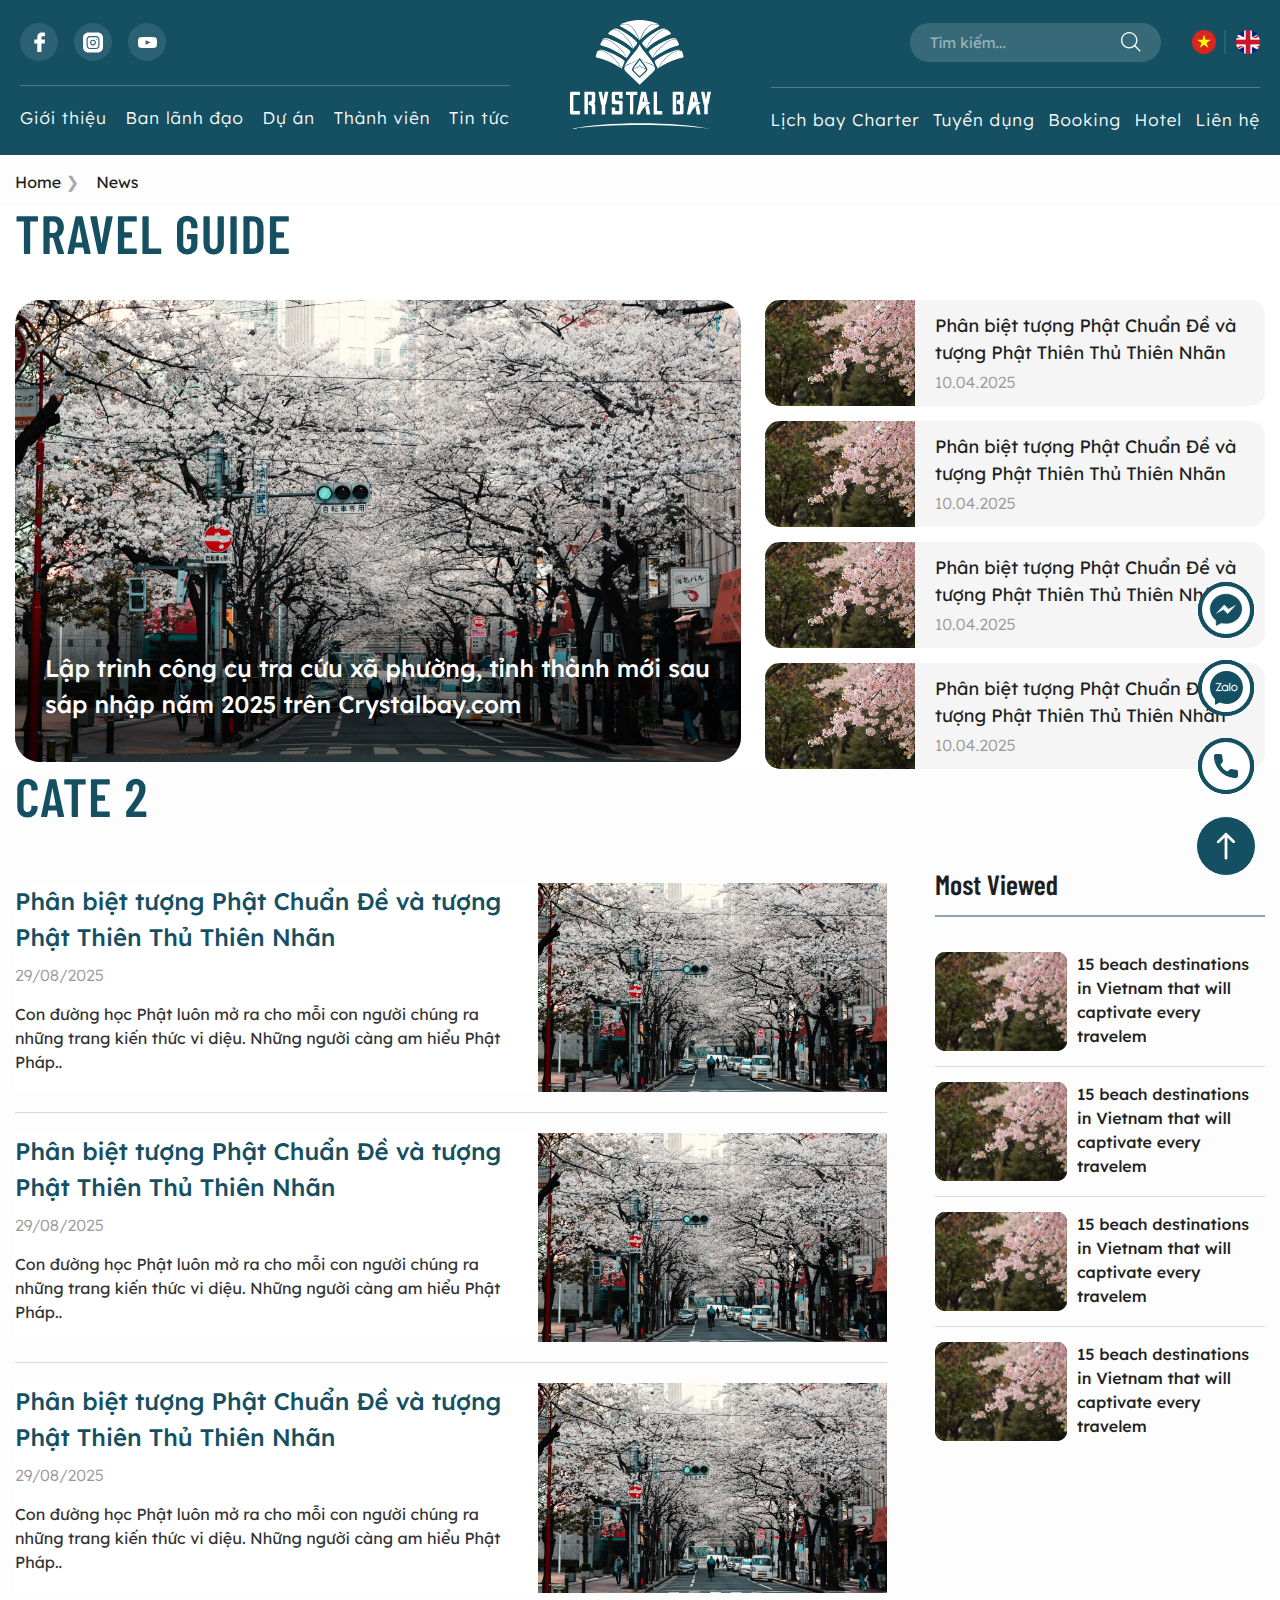
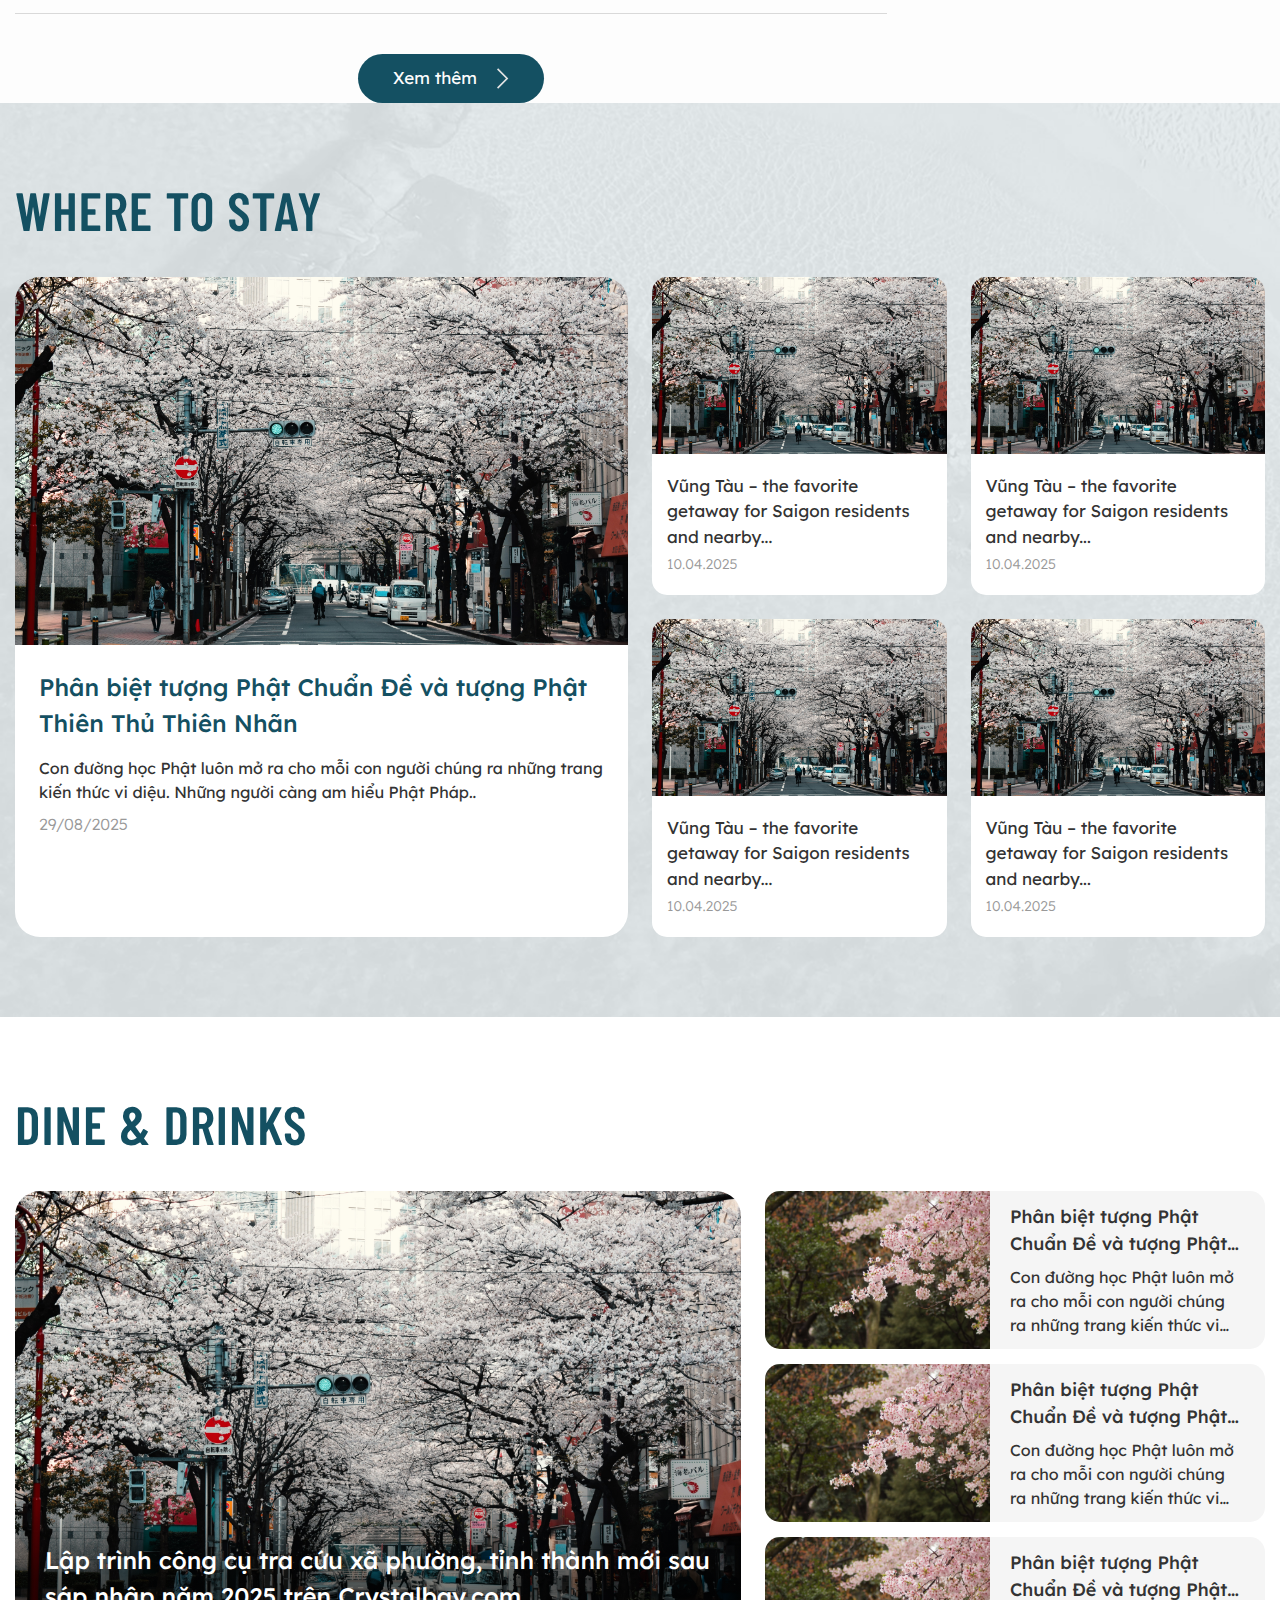
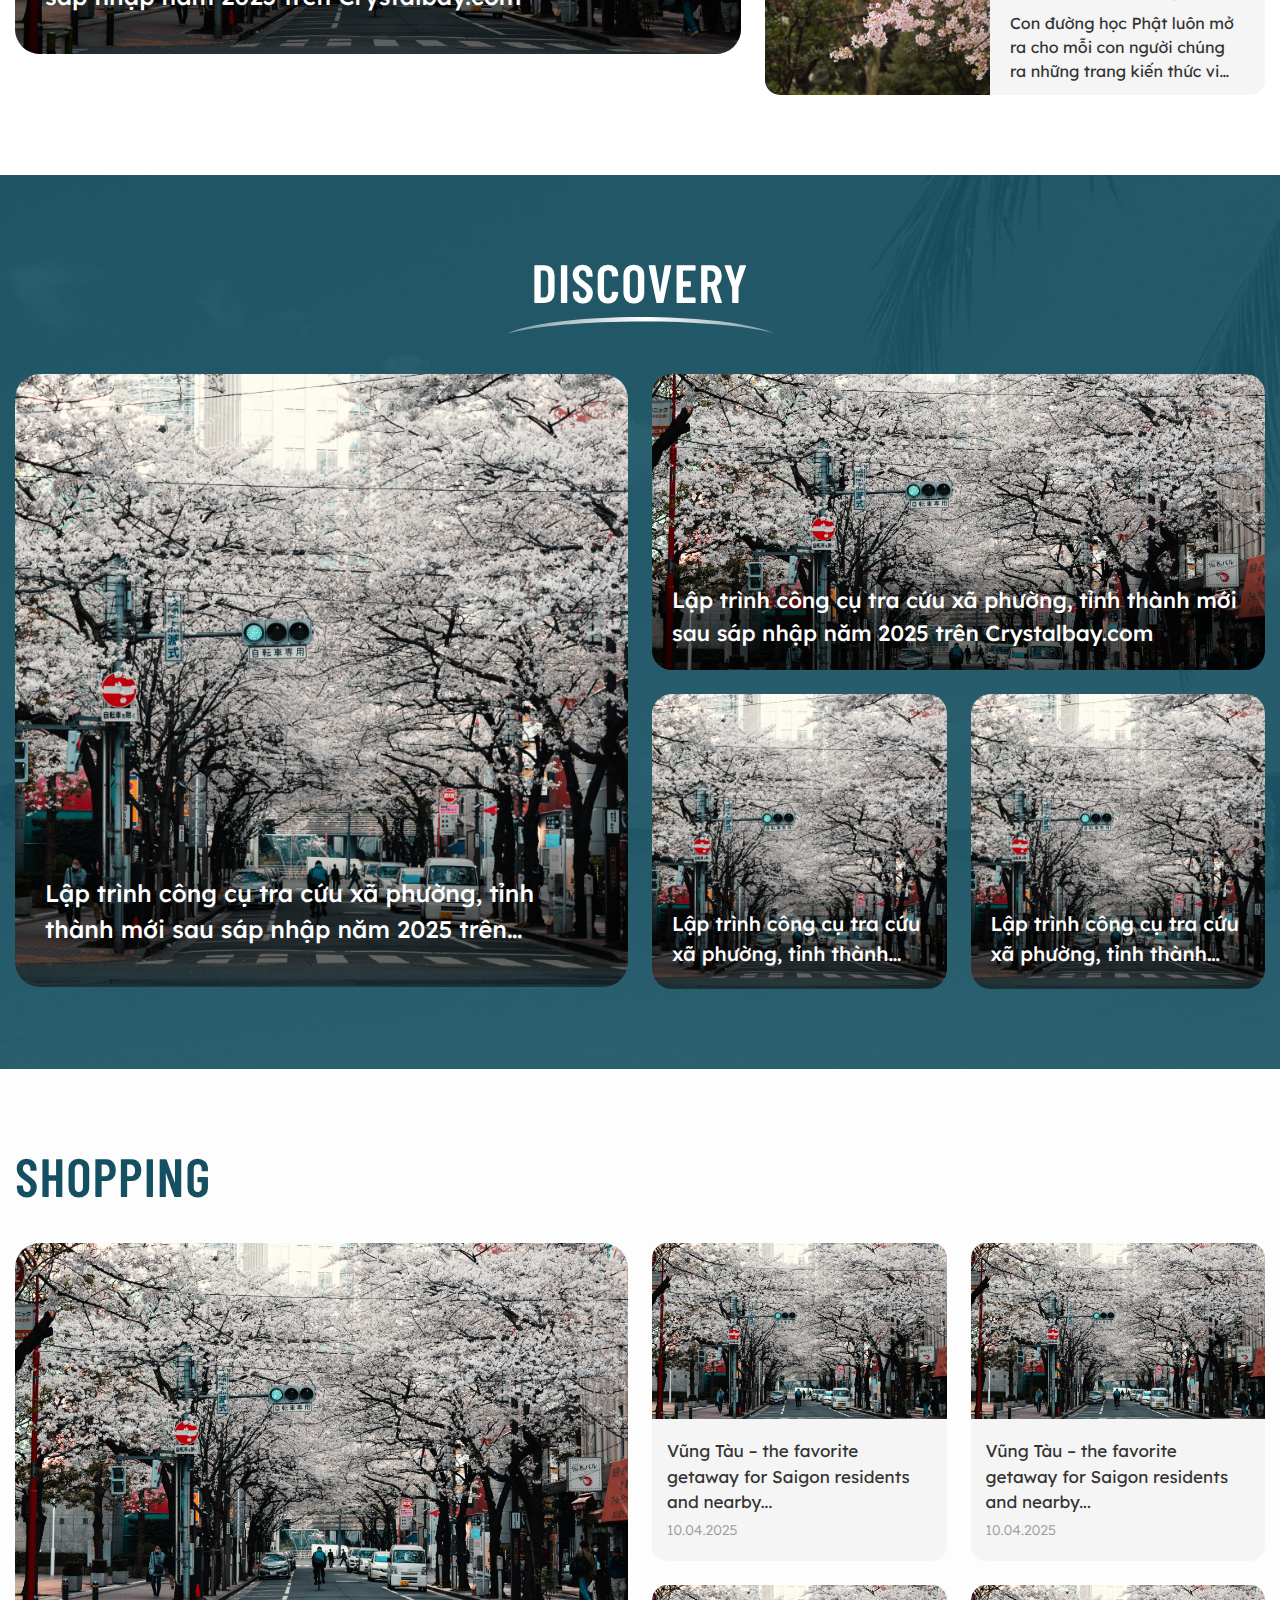
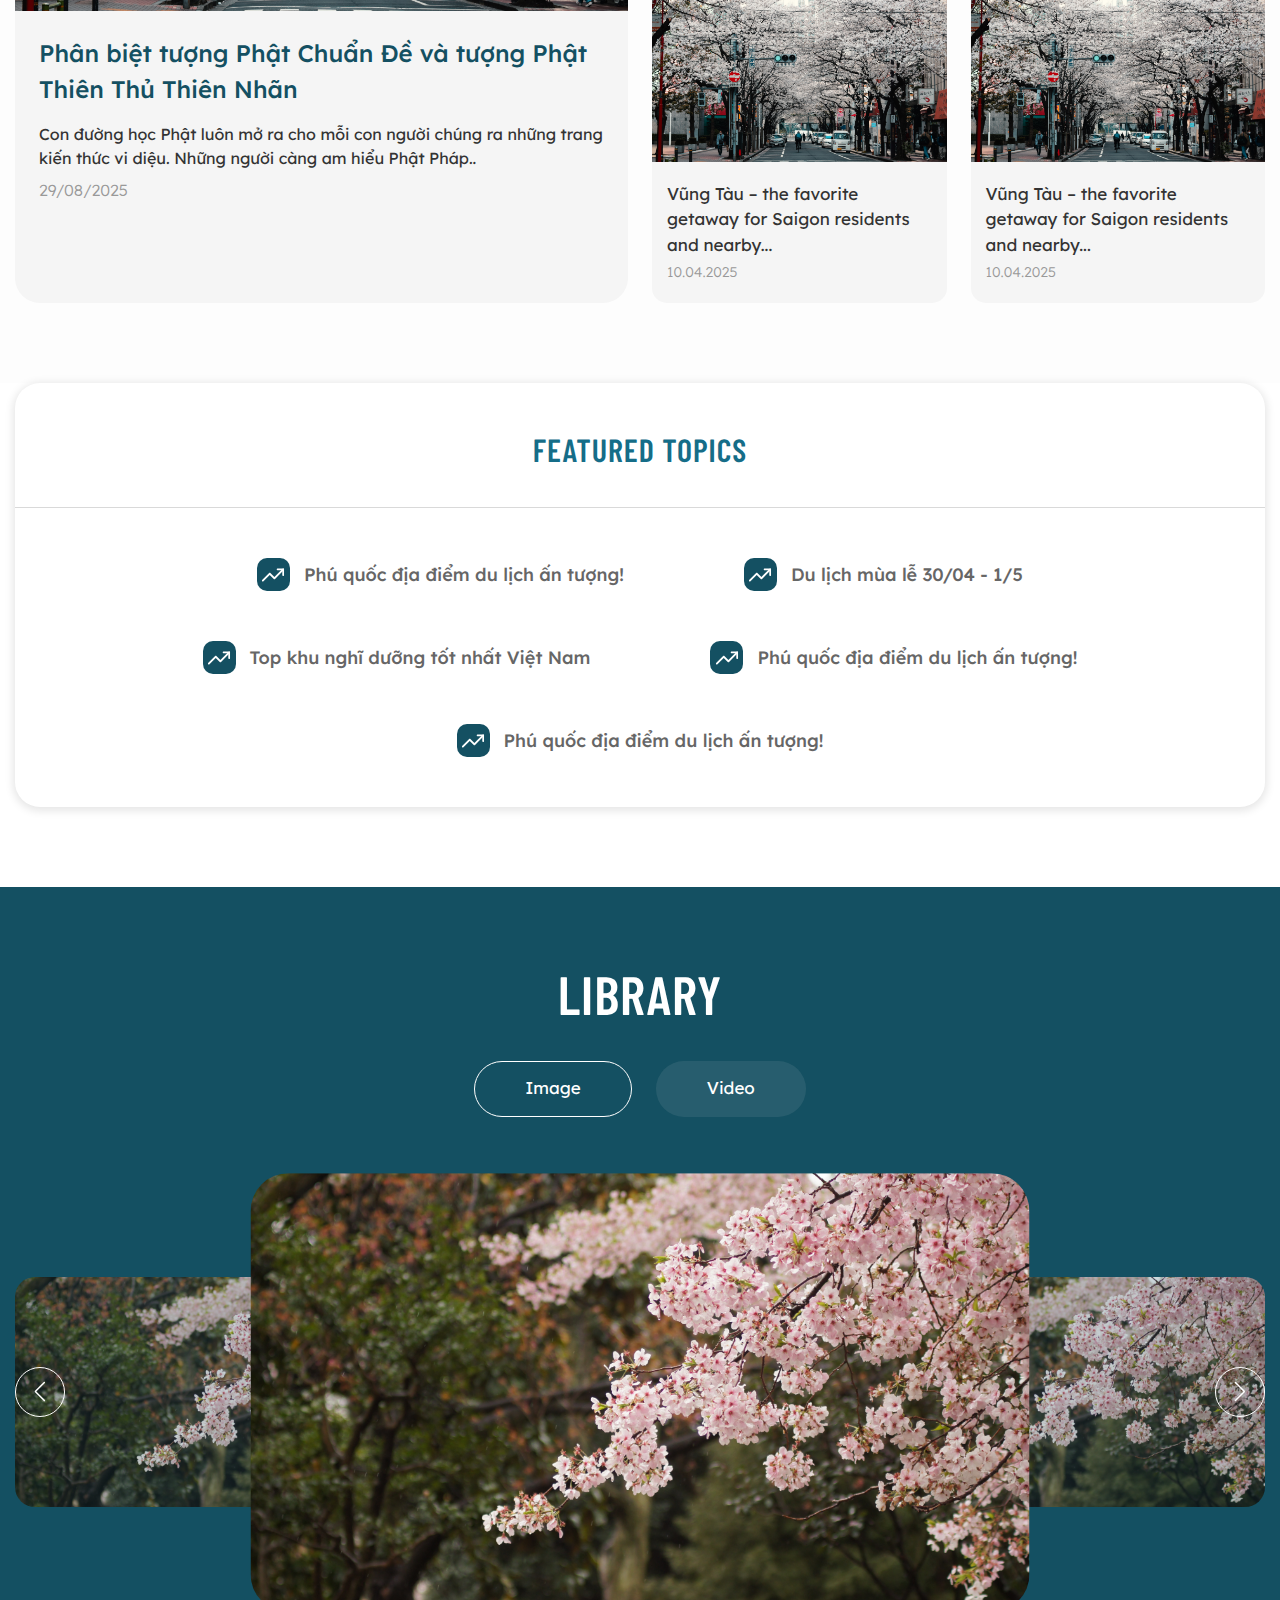
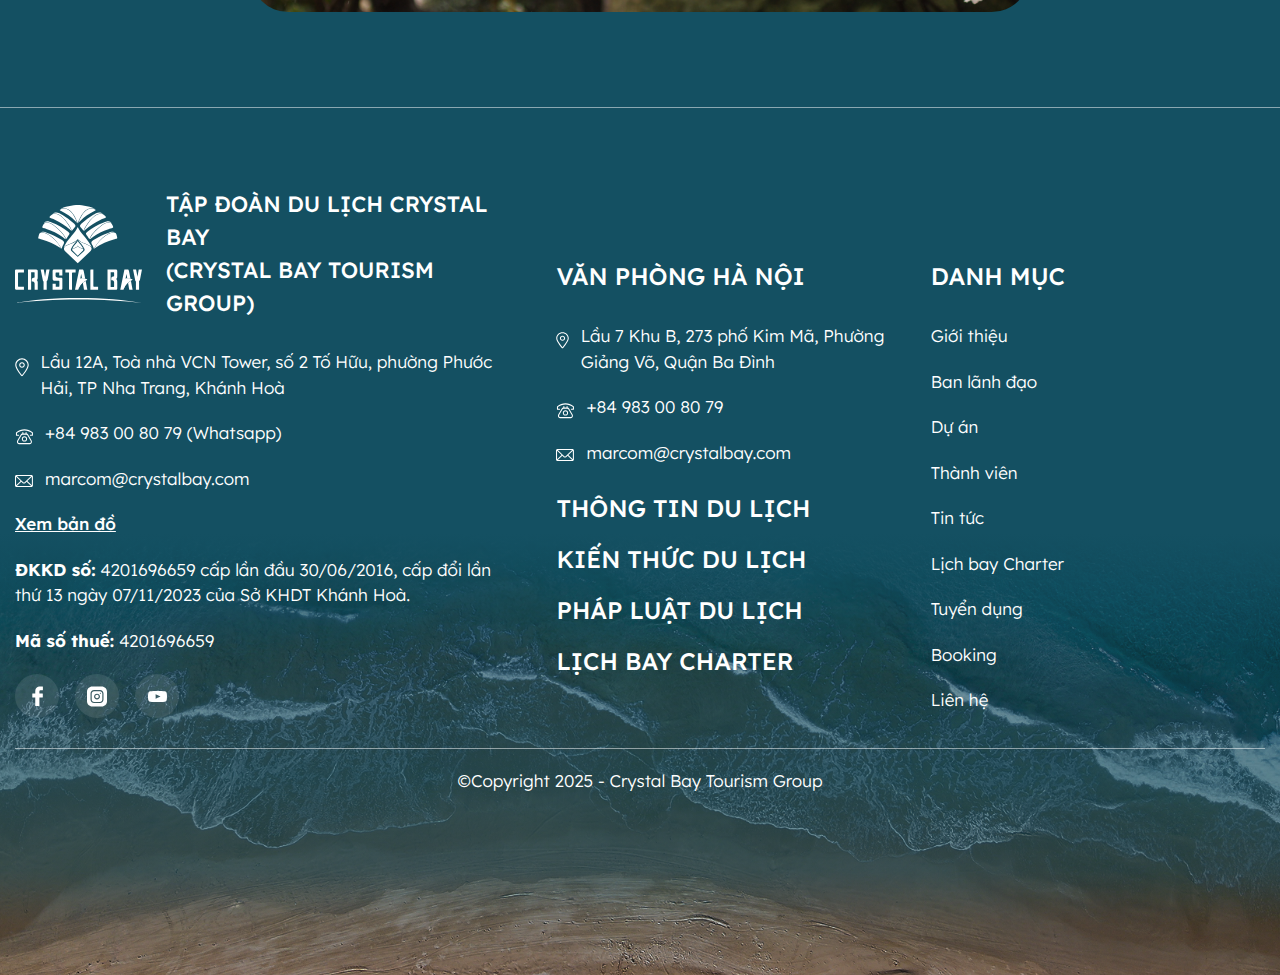
<file: cate_2.html>
<!DOCTYPE html>
<html lang="vi">
    <head>
        <meta charset="UTF-8" />
        <meta http-equiv="X-UA-Compatible" content="IE=edge" />
        <meta name="viewport" content="width=device-width, initial-scale=1.0" />
        <!-- favicon -->
        <link
            rel="apple-touch-icon"
            sizes="57x57"
            href="./images/favicon/apple-icon-57x57.png"
        />
        <link
            rel="apple-touch-icon"
            sizes="60x60"
            href="./images/favicon/apple-icon-60x60.png"
        />
        <link
            rel="apple-touch-icon"
            sizes="72x72"
            href="./images/favicon/apple-icon-72x72.png"
        />
        <link
            rel="apple-touch-icon"
            sizes="76x76"
            href="./images/favicon/apple-icon-76x76.png"
        />
        <link
            rel="apple-touch-icon"
            sizes="114x114"
            href="./images/favicon/apple-icon-114x114.png"
        />
        <link
            rel="apple-touch-icon"
            sizes="120x120"
            href="./images/favicon/apple-icon-120x120.png"
        />
        <link
            rel="apple-touch-icon"
            sizes="144x144"
            href="./images/favicon/apple-icon-144x144.png"
        />
        <link
            rel="apple-touch-icon"
            sizes="152x152"
            href="./images/favicon/apple-icon-152x152.png"
        />
        <link
            rel="apple-touch-icon"
            sizes="180x180"
            href="./images/favicon/apple-icon-180x180.png"
        />
        <link
            rel="icon"
            type="image/png"
            sizes="192x192"
            href="/android-icon-192x192.png"
        />
        <link
            rel="icon"
            type="image/png"
            sizes="32x32"
            href="./images/favicon/favicon-32x32.png"
        />
        <link
            rel="icon"
            type="image/png"
            sizes="96x96"
            href="./images/favicon/favicon-96x96.png"
        />
        <link
            rel="icon"
            type="image/png"
            sizes="16x16"
            href="./images/favicon/favicon-16x16.png"
        />
        <meta name="msapplication-TileColor" content="#ffffff" />
        <meta
            name="msapplication-TileImage"
            content="./images/favicon/ms-icon-144x144.png"
        />
        <meta name="theme-color" content="#ffffff" />
        <!-- end favicon -->
        <title>CRYSTALBAY</title>
        <link rel="preconnect" href="https://fonts.googleapis.com" />
        <link rel="preconnect" href="https://fonts.gstatic.com" crossorigin />
        <link
            href="https://fonts.googleapis.com/css2?family=Lexend+Deca:wght@300;400;500;600;700;800;900&family=Barlow+Condensed:ital,wght@0,100;0,200;0,300;0,400;0,500;0,600;0,700;0,800;0,900;1,100;1,200;1,300;1,400;1,500;1,600;1,700;1,800;1,900&display=swap"
            rel="stylesheet"
        />
        <link rel="stylesheet" href="./lib/swiper/swiper-bundle.min.css" />
        <link rel="stylesheet" href="./css/style.css" />
        <link rel="stylesheet" href="./css/responsive.css" />
        <script src="./lib/jquery/jquery.js"></script>
    </head>

    <body>
        <!-- header -->
        <header id="header" class="header header-2 relative js__header">
            <!-- pc -->
            <div  class="header-pc w-1410 d-2xl-flex d-lg-none items-center justify-between">
                <!-- left -->
                <div class="header-2__left flex-1">
                    <!-- top -->
                    <div class="top border-b-white-25 pb-24 mb-20">
                        <ul class="social-list-2 d-2xl-flex">
                            <!-- item -->
                            <li class="social-item-2">
                                <a href="#" class="social-link-2 social-link-2--fb">
                                    <img src="./images/icon/fb-w.svg" alt="">
                                </a>
                            </li>
                            <!-- end item -->
                            <!-- item -->
                            <li class="social-item-2">
                                <a href="#" class="social-link-2 social-link-2--insta">
                                    <img src="./images/icon/instagram-w.svg" alt="">
                                </a>
                            </li>
                            <!-- end item -->
                            <!-- item -->
                            <li class="social-item-2">
                                <a href="#" class="social-link-2 social-link-2--ytb">
                                    <img src="./images/icon/ytb-w.svg" alt="">
                                </a>
                            </li>
                            <!-- end item -->
                        </ul>
                    </div>
                    <!-- end top -->
                    <!-- bot -->
                    <div class="bot">
                        <!-- navbar -->
                        <ul class="navbar fs-17 fw-300 tracking-1px d-2xl-flex items-center justify-between text-white-fd flex-1">
                            <li class="navbar-item">
                                <a href="#" class="navbar-link">Giới thiệu</a>
                                <ul class="navbar-dropdown">
                                    <li class="navbar-dropdown__item">
                                        <a href="#">gioi thieu</a>
                                    </li>
                                    <li class="navbar-dropdown__item">
                                        <a href="#">gioi thieu</a>
                                    </li>
                                    <li class="navbar-dropdown__item">
                                        <a href="#">gioi thieu</a>
                                    </li>
                                    <li class="navbar-dropdown__item">
                                        <a href="#">gioi thieu</a>
                                    </li>
                                </ul>
                            </li>
                            <li class="navbar-item">
                                <a href="#" class="navbar-link">Ban lãnh đạo</a>
                                <ul class="navbar-dropdown">
                                    <li class="navbar-dropdown__item">
                                        <a href="#">gioi thieu</a>
                                    </li>
                                    <li class="navbar-dropdown__item">
                                        <a href="#">gioi thieu</a>
                                    </li>
                                    <li class="navbar-dropdown__item">
                                        <a href="#">gioi thieu</a>
                                    </li>
                                    <li class="navbar-dropdown__item">
                                        <a href="#">gioi thieu</a>
                                    </li>
                                </ul>
                            </li>
                            <li class="navbar-item">
                                <a href="#" class="navbar-link">Dự án</a>
                                <ul class="navbar-dropdown">
                                    <li class="navbar-dropdown__item">
                                        <a href="#">gioi thieu</a>
                                    </li>
                                    <li class="navbar-dropdown__item">
                                        <a href="#">gioi thieu</a>
                                    </li>
                                    <li class="navbar-dropdown__item">
                                        <a href="#">gioi thieu</a>
                                    </li>
                                    <li class="navbar-dropdown__item">
                                        <a href="#">gioi thieu</a>
                                    </li>
                                </ul>
                            </li>
                            <li class="navbar-item">
                                <a href="#" class="navbar-link">Thành viên</a>
                            </li>
                            <li class="navbar-item">
                                <a href="#" class="navbar-link">Tin tức</a>
                            </li>
                            
                        </ul>
                        <!-- end navbar -->
                    </div>
                    <!-- end bot -->
                </div>
                <!-- end left -->

                <!-- center -->
                <div class="header-2__center flex-0">
                      <!-- logo -->
                    <div class="logo">
                        <a href="#" class="logo-link">
                            <img
                                src="./images/icon/logo.svg"
                                class="logo-img"
                                alt=""
                            />
                        </a>
                    </div>
                    <!-- end logo -->
                </div>
                <!-- end center -->

                <!-- right -->
                <div class="header-2__right flex-1">
                    <!-- action -->
                    <div class="header-action d-2xl-flex items-center border-b-white-25 pb-24 mb-20">
                        <!-- search -->
                        <div class="header-search">
                            <form action="" class="header-search__form">
                                <input
                                    class="header-search__input"
                                    type="text"
                                    placeholder="Tìm kiếm..."
                                />
                                <button class="header-search__btn">
                                    <img src="./images/icon/search-w.svg" alt="" />
                                </button>
                            </form>
                        </div>
                        <!-- end search -->
                        <!-- language -->
                        <div class="language-2 d-2xl-flex items-center ml-30">
                            <div class="language-2__item">
                                <a href="#" class="language-2__link">
                                    <img src="./images/flag_1.png" alt="">
                                </a>
                            </div>
                            <div class="language-2__item">
                                <a href="#" class="language-2__link">
                                    <img src="./images/flag_2.png" alt="">
                                </a>
                            </div>
                        </div>
                        <!-- end language -->
                    </div>
                    <!-- end action -->

                    <!-- bot -->
                    <div class="bot">
                        <!-- navbar -->
                        <ul class="navbar fs-17 fw-300 tracking-1px d-2xl-flex items-center justify-between text-white-fd flex-1">
                            <li class="navbar-item">
                                <a href="#" class="navbar-link">Lịch bay Charter</a>
                                <ul class="navbar-dropdown">
                                    <li class="navbar-dropdown__item">
                                        <a href="#">gioi thieu</a>
                                    </li>
                                    <li class="navbar-dropdown__item">
                                        <a href="#">gioi thieu</a>
                                    </li>
                                    <li class="navbar-dropdown__item">
                                        <a href="#">gioi thieu</a>
                                    </li>
                                    <li class="navbar-dropdown__item">
                                        <a href="#">gioi thieu</a>
                                    </li>
                                </ul>
                            </li>
                            <li class="navbar-item">
                                <a href="#" class="navbar-link">Tuyển dụng</a>
                                <ul class="navbar-dropdown">
                                    <li class="navbar-dropdown__item">
                                        <a href="#">gioi thieu</a>
                                    </li>
                                    <li class="navbar-dropdown__item">
                                        <a href="#">gioi thieu</a>
                                    </li>
                                    <li class="navbar-dropdown__item">
                                        <a href="#">gioi thieu</a>
                                    </li>
                                    <li class="navbar-dropdown__item">
                                        <a href="#">gioi thieu</a>
                                    </li>
                                </ul>
                            </li>
                            <li class="navbar-item">
                                <a href="#" class="navbar-link">Booking</a>
                                <ul class="navbar-dropdown">
                                    <li class="navbar-dropdown__item">
                                        <a href="#">gioi thieu</a>
                                    </li>
                                    <li class="navbar-dropdown__item">
                                        <a href="#">gioi thieu</a>
                                    </li>
                                    <li class="navbar-dropdown__item">
                                        <a href="#">gioi thieu</a>
                                    </li>
                                    <li class="navbar-dropdown__item">
                                        <a href="#">gioi thieu</a>
                                    </li>
                                </ul>
                            </li>
                            <li class="navbar-item">
                                <a href="#" class="navbar-link">Hotel</a>
                            </li>
                            <li class="navbar-item">
                                <a href="#" class="navbar-link">Liên hệ</a>
                            </li>
                            
                        </ul>
                        <!-- end navbar -->
                    </div>
                    <!-- end bot -->
                </div>
                <!-- end right -->



             
            </div>
            <!-- end pc -->
            <!-- mb -->
            <div
                class="header-mb w-wrapper d-2xl-none d-lg-flex items-center justify-between"
            >
                <!-- left -->
                <div class="header-mb__left js__subMenuContainer">
                    <!-- icon -->
                    <div class="header-mb__leftIcon js__showSubMenu">
                        <img src="./images/icon/bar-cyan.svg" alt="" />
                    </div>
                    <!-- end icon -->
                    <!-- content -->
                    <div class="sub-menu js__subMenu">
                        <div class="sub-menu__content">
                            <!-- close -->
                            <div class="sub-menu__close js__closeSubMenu h-56 p-4 mb-8 d-2xl-flex items-center text-white">
                                <img src="./images/icon/close-2.svg" alt="">
                            </div>
                            <!-- end close -->

                            <div class="sub-menu__container">
                                <!-- list -->
                                <div class="sub-menu__list">
                                    <!-- item -->
                                    <div class="sub-menu__item">
                                        <!-- heading -->
                                        <div class="heading-sub d-2xl-flex items-center justify-between px-16 py-8 text-gray-33">
                                            <a href="#" class="heading-sub__title fs-17 fw-300">
                                                Movies
                                            </a>
                                            <div class="heading-sub__arrow js__dropDown">
                                                <img src="./images/icon/polyfon-cyan.svg" alt="">
                                            </div>
                                        </div>
                                        <!-- end heading -->

                                        <!-- sub menu list -->
                                        <ul class="list-sub js__listSubMenu" style="">
                                            <li class="item-sub">
                                                <a href="#" class="item-sub__link fs-14">Release Calender</a>
                                            </li>
                                            <li class="item-sub">
                                                <a href="#" class="item-sub__link fs-14">Release Calender</a>
                                            </li>
                                            <li class="item-sub">
                                                <a href="#" class="item-sub__link fs-14">Release Calender</a>
                                            </li>
                                            
                                        </ul>
                                        <!-- end sub menu list -->
                                    </div>
                                    <!-- end item -->
                                    <!-- item -->
                                    <div class="sub-menu__item">
                                        <!-- heading -->
                                        <div class="heading-sub d-2xl-flex items-center justify-between px-16 py-8 text-gray-33">
                                            <a href="#" class="heading-sub__title fs-17 fw-300">
                                                Movies
                                            </a>
                                            <div class="heading-sub__arrow js__dropDown">
                                                <img src="./images/icon/polyfon-cyan.svg" alt="">
                                            </div>
                                        </div>
                                        <!-- end heading -->

                                        <!-- sub menu list -->
                                        <ul class="list-sub js__listSubMenu" style="">
                                            <li class="item-sub">
                                                <a href="#" class="item-sub__link fs-14">Release Calender</a>
                                            </li>
                                            <li class="item-sub">
                                                <a href="#" class="item-sub__link fs-14">Release Calender</a>
                                            </li>
                                            <li class="item-sub">
                                                <a href="#" class="item-sub__link fs-14">Release Calender</a>
                                            </li>
                                            
                                        </ul>
                                        <!-- end sub menu list -->
                                    </div>
                                    <!-- end item -->
                                    <!-- item -->
                                    <div class="sub-menu__item">
                                        <!-- heading -->
                                        <div class="heading-sub d-2xl-flex items-center justify-between px-16 py-8 text-gray-33">
                                            <a href="#" class="heading-sub__title fs-17 fw-300">
                                                Movies
                                            </a>
                                            <div class="heading-sub__arrow js__dropDown">
                                                <img src="./images/icon/polyfon-cyan.svg" alt="">
                                            </div>
                                        </div>
                                        <!-- end heading -->

                                        <!-- sub menu list -->
                                        <ul class="list-sub js__listSubMenu" style="">
                                            <li class="item-sub">
                                                <a href="#" class="item-sub__link fs-14">Release Calender</a>
                                            </li>
                                            <li class="item-sub">
                                                <a href="#" class="item-sub__link fs-14">Release Calender</a>
                                            </li>
                                            <li class="item-sub">
                                                <a href="#" class="item-sub__link fs-14">Release Calender</a>
                                            </li>
                                            
                                        </ul>
                                        <!-- end sub menu list -->
                                    </div>
                                    <!-- end item -->
                                    
                                   
                                </div>
                                <!-- end list -->
                            </div>
                        </div>
                    </div>
                    <!-- end content -->
                </div>
                <!-- end left -->
                <!-- center -->
                <div class="header-mb__center">
                    <a href="#">
                        <img
                            src="./images/icon/logo.svg"
                            alt=""
                            class="header-mb__centerLogo"
                        />
                    </a>
                </div>
                <!-- end center -->
                <!-- right -->
                <div class="header-mb__right">
                    <div class="header-mb__rightIcon d-2xl-flex items-center">
                        <!-- search -->
                        <div class="header-mb__rightIconSearchContainer">
                            <div class="header-mb__rightIconSearch js__searchMb">
                                <img
                                    src="./images/icon/search-w-2.svg"
                                    alt="" class="icon-20"
                                />
                            </div>
                            <div class="header-search-mb__form h-60 w-full js__formSearchMb shadow">
                                <form action="" class="w-full h-full">
                                    <div class="relative w-full h-full">
                                        <input type="text" class="header-search-input w-full h-full p-8 fs-16 js__focusSearchMb" placeholder="Search...">
                                        <div class="header-search-btn btn absolute h-full js__closeSearchMb">
                                            <img src="./images/icon/close-gray.svg" alt="">
                                        </div>
                                    </div>
                                </form>
                            </div>
                        </div>
                        <!-- end search -->
                        <!-- language -->
                        <div class="header-mb__rightIconLanguageContainer">
                            <div class="language-mb fs-14 js__languageContainer text-white font-arial fw-700">
                                <div class="language-default d-2xl-flex items-center js__languageDefault">
                                    <div class="language-default__item d-2xl-flex items-center mr-4 js__languageDefaultText">
                                        <span class="language-text d-2xl-inline mr-4">Vn</span>
                                        <img src="./images/flag_1.png" class="language-img" alt="">
                                    </div>
                                    <div class="language-down">
                                        <img src="./images/icon/polyfon-gray.svg" alt="">
                                    </div>
                                </div>
                                <div class="language-list">
                                    <!-- item -->
                                    <div class="language-item d-2xl-flex items-center js__languageItem">
                                        <span class="language-text d-2xl-inline mr-4">En</span>
                                        <img src="./images/flag_2.png" class="language-img" alt="">
                                    </div>
                                    <!-- end item -->
                                    <!-- item -->
                                    <div class="language-item d-2xl-flex items-center js__languageItem">
                                        <span class="language-text d-2xl-inline mr-4">Vi</span>
                                        <img src="./images/flag_1.png" class="language-img" alt="">
                                    </div>
                                    <!-- end item -->
                                </div>
                                <div class="overlay js__overlay"></div>
                            </div>
                            
                        </div>
                        <!-- end language -->
                    </div>
                </div>
                <!-- end right -->
            </div>
            <!-- end mb -->
        </header>
        <!-- end header -->
        <!-- main -->
        <main id="main" class="main">
            

            <!-- breadcrumb -->
            <div class="u-breadcrumb px-15">
                <div class="u-breadcrumb-container w-1410 d-3xl-flex items-center h-full w-full">
                    <!-- item -->
                    <div class="u-breadcrumb-item fs-16 h-full d-3xl-flex items-center">
                        <a href="/" class="u-breadcrumb-link">Home</a>
                    </div>
                    <!-- end item -->
                    <!-- item -->
                    <div class="u-breadcrumb-item fs-16 h-full d-3xl-flex items-center">
                        <a href="#" class="u-breadcrumb-link">News</a>
                    </div>
                    <!-- end item -->
                    
                </div>
            </div>
            <!-- end breadcrumb -->

            <!-- news primary -->
            <section class="section-quinary-2 u-news-primary relative z-20 overflow-hidden px-15">
                <!-- container -->
                <div class="section-quinary-2__container u-news-primary__container w-1410 relative z-20 py-60 py-md-30">
                    <!-- heading -->
                    <div class="section-quinary-2__heading d-2xl-flex items-center justify-between w-full">
                        <h2 class="heading-primary-2 fs-54 fw-600 relative z-10 tracking-1px text-green-145 uppercase lh-54 font-barlow">Travel Guide</h2>
                    </div>
                    <!-- end heading -->

                    <!-- content pc-->
                    <div class="section-quinary-2__content mt-40 d-2xl-flex d-md-none gap-24">
                        <!-- left -->
                        <div class="section-quinary-2__left flex-1">
                            <div class="article relative over-hidden border-25">
                                <!-- img  -->
                                <div class="article-img">
                                    <a href="#" class="ratio-3x2 article-inner">
                                        <img loading="lazy" class="article-inner__img" src="./images/3.jpg" width="" height="" alt="">
                                    </a>
                                </div>
                                <!-- end img -->
                                <!-- content -->
                                <div class="article-content absolute inset-0 py-40 px-30 d-2xl-flex flex-column items-center">
                                    <h3 class="article-title fs-24 fw-500 text-white">
                                        <a href="#" class="fix-text2" title="">Lập trình công cụ tra cứu xã phường, tỉnh thành mới sau sáp nhập năm 2025 trên Crystalbay.com</a>
                                    </h3>                        
                                </div>
                                <!-- end content -->
                            </div>
                        </div>
                        <!-- end left -->
                        
                        <!-- right -->
                        <div class="section-quinary-2__right d-2xl-flex flex-column items-center justify-between flex-0 w-40">
                            <!-- article -->
                            <div class="article relative over-hidden bg-gray-f5 border-15 d-2xl-flex mb-15 w-full">
                                <!-- img  -->
                                <a href="#" class="article-img flex-0 w-30 ratio-2x12">
                                    <img loading="lazy" class="" src="./images/2.jpg" width="" height="" alt="">
                                </a>
                                
                                <!-- end img -->
    
                                <!-- content -->
                                <div class="article-content flex-1 px-20 py-12 d-2xl-flex flex-column">
                                    <h3 class="article-title fs-18 fw-400">
                                        <a href="#">Phân biệt tượng Phật Chuẩn Đề và tượng Phật Thiên Thủ Thiên Nhãn</a>
                                    </h3>
                                    <div class="article-time fs-16 text-gray-99 mt-4 fw-300">
                                        <span>10.04.2025</span>
                                    </div>
                                </div>
                                <!-- end content -->
                            </div>
                            <!-- end article -->
                            <!-- article -->
                            <div class="article relative over-hidden bg-gray-f5 border-15 d-2xl-flex mb-15 w-full">
                                <!-- img  -->
                                <a href="#" class="article-img flex-0 w-30 ratio-2x12">
                                    <img loading="lazy" class="" src="./images/2.jpg" width="" height="" alt="">
                                </a>
                                
                                <!-- end img -->
    
                                <!-- content -->
                                <div class="article-content flex-1 px-20 py-12 d-2xl-flex flex-column">
                                    <h3 class="article-title fs-18 fw-400">
                                        <a href="#">Phân biệt tượng Phật Chuẩn Đề và tượng Phật Thiên Thủ Thiên Nhãn</a>
                                    </h3>
                                    <div class="article-time fs-16 text-gray-99 mt-4 fw-300">
                                        <span>10.04.2025</span>
                                    </div>
                                </div>
                                <!-- end content -->
                            </div>
                            <!-- end article -->
                            <!-- article -->
                            <div class="article relative over-hidden bg-gray-f5 border-15 d-2xl-flex mb-15 w-full">
                                <!-- img  -->
                                <a href="#" class="article-img flex-0 w-30 ratio-2x12">
                                    <img loading="lazy" class="" src="./images/2.jpg" width="" height="" alt="">
                                </a>
                                
                                <!-- end img -->
    
                                <!-- content -->
                                <div class="article-content flex-1 px-20 py-12 d-2xl-flex flex-column">
                                    <h3 class="article-title fs-18 fw-400">
                                        <a href="#">Phân biệt tượng Phật Chuẩn Đề và tượng Phật Thiên Thủ Thiên Nhãn</a>
                                    </h3>
                                    <div class="article-time fs-16 text-gray-99 mt-4 fw-300">
                                        <span>10.04.2025</span>
                                    </div>
                                </div>
                                <!-- end content -->
                            </div>
                            <!-- end article -->
                            <!-- article -->
                            <div class="article relative over-hidden bg-gray-f5 border-15 d-2xl-flex mb-15 w-full">
                                <!-- img  -->
                                <a href="#" class="article-img flex-0 w-30 ratio-2x12">
                                    <img loading="lazy" class="" src="./images/2.jpg" width="" height="" alt="">
                                </a>
                                
                                <!-- end img -->
    
                                <!-- content -->
                                <div class="article-content flex-1 px-20 py-12 d-2xl-flex flex-column">
                                    <h3 class="article-title fs-18 fw-400">
                                        <a href="#">Phân biệt tượng Phật Chuẩn Đề và tượng Phật Thiên Thủ Thiên Nhãn</a>
                                    </h3>
                                    <div class="article-time fs-16 text-gray-99 mt-4 fw-300">
                                        <span>10.04.2025</span>
                                    </div>
                                </div>
                                <!-- end content -->
                            </div>
                            <!-- end article -->
                            
                        </div>
                        <!-- end right -->
                        
                    </div>
                    <!-- end content pc-->

                    <!-- content mb-->
                    <div class="section-quinary-2__content-mb mt-40 d-2xl-none d-md-block">
                        <!-- left -->
                        <div class="section-quinary-2__left flex-1">
                            <div class="article relative over-hidden border-15">
                                <!-- img  -->
                                <div class="article-img">
                                    <a href="#" class="ratio-15x9 article-inner">
                                        <img loading="lazy" class="article-inner__img" src="./images/3.jpg" width="" height="" alt="">
                                    </a>
                                </div>
                                <!-- end img -->
                                <!-- content -->
                                <div class="article-content absolute inset-0 py-40 px-30 d-2xl-flex flex-column items-center">
                                    <h3 class="article-title fs-24 fw-500 text-white">
                                        <a href="#" class="fix-text2" title="">Lập trình công cụ tra cứu xã phường, tỉnh thành mới sau sáp nhập năm 2025 trên Crystalbay.com</a>
                                    </h3>                        
                                </div>
                                <!-- end content -->
                            </div>
                        </div>
                        <!-- end left -->
                        
                        <!-- right -->
                        <div class="section-quinary-2__right d-2xl-flex flex-column items-center justify-between flex-0 w-40">
                            <!-- article -->
                            <div class="article relative over-hidden bg-gray-f5 border-10 d-2xl-flex mb-15 w-full">
                                <!-- img  -->
                                <a href="#" class="article-img flex-0 w-30 ratio-2x12">
                                    <img loading="lazy" class="" src="./images/2.jpg" width="" height="" alt="">
                                </a>
                                
                                <!-- end img -->
    
                                <!-- content -->
                                <div class="article-content flex-1 px-20 py-12 d-2xl-flex flex-column">
                                    <h3 class="article-title fs-18 fw-400">
                                        <a href="#">Phân biệt tượng Phật Chuẩn Đề và tượng Phật Thiên Thủ Thiên Nhãn</a>
                                    </h3>
                                    <div class="article-time fs-16 text-gray-99 mt-4 fw-300">
                                        <span>10.04.2025</span>
                                    </div>
                                </div>
                                <!-- end content -->
                            </div>
                            <!-- end article -->
                            <!-- article -->
                            <div class="article relative over-hidden bg-gray-f5 border-10 d-2xl-flex mb-15 w-full">
                                <!-- img  -->
                                <a href="#" class="article-img flex-0 w-30 ratio-2x12">
                                    <img loading="lazy" class="" src="./images/2.jpg" width="" height="" alt="">
                                </a>
                                
                                <!-- end img -->
    
                                <!-- content -->
                                <div class="article-content flex-1 px-20 py-12 d-2xl-flex flex-column">
                                    <h3 class="article-title fs-18 fw-400">
                                        <a href="#">Phân biệt tượng Phật Chuẩn Đề và tượng Phật Thiên Thủ Thiên Nhãn</a>
                                    </h3>
                                    <div class="article-time fs-16 text-gray-99 mt-4 fw-300">
                                        <span>10.04.2025</span>
                                    </div>
                                </div>
                                <!-- end content -->
                            </div>
                            <!-- end article -->
                            <!-- article -->
                            <div class="article relative over-hidden bg-gray-f5 border-10 d-2xl-flex mb-15 w-full">
                                <!-- img  -->
                                <a href="#" class="article-img flex-0 w-30 ratio-2x12">
                                    <img loading="lazy" class="" src="./images/2.jpg" width="" height="" alt="">
                                </a>
                                
                                <!-- end img -->
    
                                <!-- content -->
                                <div class="article-content flex-1 px-20 py-12 d-2xl-flex flex-column">
                                    <h3 class="article-title fs-18 fw-400">
                                        <a href="#">Phân biệt tượng Phật Chuẩn Đề và tượng Phật Thiên Thủ Thiên Nhãn</a>
                                    </h3>
                                    <div class="article-time fs-16 text-gray-99 mt-4 fw-300">
                                        <span>10.04.2025</span>
                                    </div>
                                </div>
                                <!-- end content -->
                            </div>
                            <!-- end article -->
                            <!-- article -->
                            <div class="article relative over-hidden bg-gray-f5 border-10 d-2xl-flex mb-15 w-full">
                                <!-- img  -->
                                <a href="#" class="article-img flex-0 w-30 ratio-2x12">
                                    <img loading="lazy" class="" src="./images/2.jpg" width="" height="" alt="">
                                </a>
                                
                                <!-- end img -->
    
                                <!-- content -->
                                <div class="article-content flex-1 px-20 py-12 d-2xl-flex flex-column">
                                    <h3 class="article-title fs-18 fw-400">
                                        <a href="#">Phân biệt tượng Phật Chuẩn Đề và tượng Phật Thiên Thủ Thiên Nhãn</a>
                                    </h3>
                                    <div class="article-time fs-16 text-gray-99 mt-4 fw-300">
                                        <span>10.04.2025</span>
                                    </div>
                                </div>
                                <!-- end content -->
                            </div>
                            <!-- end article -->
                            
                        </div>
                        <!-- end right -->
                        
                    </div>
                    <!-- end content mb-->
                </div>
                <!-- end container -->
            </section>
            <!-- end news primary -->

            <!-- news primary -->
            <section class="u-news-primary-2 relative z-20 overflow-hidden px-15">
                <!-- container -->
                <div class="u-news-primary-2__container w-1410 relative z-20 py-60 py-md-30">
                    <!-- heading -->
                    <div class="section-quinary-2__heading d-2xl-flex items-center justify-between w-full">
                        <h2 class="heading-primary-2 fs-54 fw-600 relative z-10 tracking-1px text-green-145 uppercase lh-54 font-barlow">Cate 2</h2>
                    </div>
                    <!-- end heading -->

                    <!-- content -->
                    <div class="section-quinary-2__content u-block-primary mt-40 d-2xl-flex d-md-block">
                        <!-- left -->
                        <div class="u-news-primary-2__left flex-1 u-block-primary__left pr-24 mr-24">
                            <!-- pc -->
                            <div class="articles-pc d-2xl-block d-md-none">
                                <!-- aticle -->
                                <div class="article relative d-2xl-flex d-md-block py-20 border-b-d9">
                                    <!-- content -->
                                    <div class="article-content pr-20 bg-white flex-1">
                                        <h3 class="article-title fs-24 fw-500 text-green-145 fix-text5">
                                            Phân biệt tượng Phật Chuẩn Đề và tượng Phật Thiên Thủ Thiên Nhãn
                                        </h3>
                                        <div class="article-time fs-16 mt-8 fw-300 text-gray-99">
                                            <span>29/08/2025</span>
                                        </div>
                                        <div class="article-des fs-16 text-gray-33 mt-15">
                                            <p>Con đường học Phật luôn mở ra cho mỗi con người chúng ra những trang kiến thức vi diệu. Những người càng am hiểu Phật Pháp..</p>
                                        </div>
                                    </div>
                                    <!-- end content -->
                                    <!-- img  -->
                                    <div class="article-img flex-0 w-40">
                                        <a href="#" class="ratio-15x9 article-inner">
                                            <img loading="lazy" class="article-inner__img" src="./images/3.jpg" width="" height="" alt="">
                                        </a>
                                    </div>
                                    <!-- end img -->
        
                                </div>
                                <!-- end aticle -->
                                <!-- aticle -->
                                <div class="article relative d-2xl-flex d-md-block py-20 border-b-d9">
                                    <!-- content -->
                                    <div class="article-content pr-20 bg-white flex-1">
                                        <h3 class="article-title fs-24 fw-500 text-green-145 fix-text5">
                                            Phân biệt tượng Phật Chuẩn Đề và tượng Phật Thiên Thủ Thiên Nhãn
                                        </h3>
                                        <div class="article-time fs-16 mt-8 fw-300 text-gray-99">
                                            <span>29/08/2025</span>
                                        </div>
                                        <div class="article-des fs-16 text-gray-33 mt-15">
                                            <p>Con đường học Phật luôn mở ra cho mỗi con người chúng ra những trang kiến thức vi diệu. Những người càng am hiểu Phật Pháp..</p>
                                        </div>
                                    </div>
                                    <!-- end content -->
                                    <!-- img  -->
                                    <div class="article-img flex-0 w-40">
                                        <a href="#" class="ratio-15x9 article-inner">
                                            <img loading="lazy" class="article-inner__img" src="./images/3.jpg" width="" height="" alt="">
                                        </a>
                                    </div>
                                    <!-- end img -->
        
                                </div>
                                <!-- end aticle -->
                                <!-- aticle -->
                                <div class="article relative d-2xl-flex d-md-block py-20 border-b-d9">
                                    <!-- content -->
                                    <div class="article-content pr-20 bg-white flex-1">
                                        <h3 class="article-title fs-24 fw-500 text-green-145 fix-text5">
                                            Phân biệt tượng Phật Chuẩn Đề và tượng Phật Thiên Thủ Thiên Nhãn
                                        </h3>
                                        <div class="article-time fs-16 mt-8 fw-300 text-gray-99">
                                            <span>29/08/2025</span>
                                        </div>
                                        <div class="article-des fs-16 text-gray-33 mt-15">
                                            <p>Con đường học Phật luôn mở ra cho mỗi con người chúng ra những trang kiến thức vi diệu. Những người càng am hiểu Phật Pháp..</p>
                                        </div>
                                    </div>
                                    <!-- end content -->
                                    <!-- img  -->
                                    <div class="article-img flex-0 w-40">
                                        <a href="#" class="ratio-15x9 article-inner">
                                            <img loading="lazy" class="article-inner__img" src="./images/3.jpg" width="" height="" alt="">
                                        </a>
                                    </div>
                                    <!-- end img -->
        
                                </div>
                                <!-- end aticle -->

                                <div class="section-senary-2__btn text-white mt-40 d-2xl-flex items-center justify-center">
                                    <a href="#" class="btn--primary-2 d-2xl-flex items-center justify-between fs-17">
                                        <span>Xem thêm</span>
                                        <img src="./images/icon/arrow-next-w.svg" alt="" class="ml-20 icon-12">
                                    </a>
                                </div>
                            </div>
                            <!-- end pc -->

                            <!-- mb -->
                            <div class="u-news-secondary__content-mb mt-40 d-2xl-none d-md-block">
                                <!-- left -->
                                <div class="u-news-secondary__left flex-1 d-2xl-flex d-md-block">
                                    <div class="article relative over-hidden border-15 d-2xl-flex flex-column d-md-block">
                                        <!-- img  -->
                                        <div class="article-img over-hidden">
                                            <a href="#" class="ratio-15x9 article-inner scale-107">
                                                <img loading="lazy" class="article-inner__img" src="./images/3.jpg" width="" height="" alt="">
                                            </a>
                                        </div>
                                        <!-- end img -->
                                        <!-- content -->
                                        <div class="article-content px-12 py-15 bg-gray-f5 flex-1">
                                            <h3 class="article-title fs-18 fw-500 text-green-145 fix-text5">
                                                Phân biệt tượng Phật Chuẩn Đề và tượng Phật Thiên Thủ Thiên Nhãn
                                            </h3>
                                            <div class="article-des fs-15 text-gray-33 mt-15">
                                                <p>Con đường học Phật luôn mở ra cho mỗi con người chúng ra những trang kiến thức vi diệu. Những người càng am hiểu Phật Pháp..</p>
                                            </div>
                                            <div class="article-time fs-14 mt-8 fw-300 text-gray-99">
                                                <span>29/08/2025</span>
                                            </div>
                                        </div>
                                        <!-- end content -->
            
                                    </div>
                                </div>
                                <!-- end left -->
                                
                                <!-- right -->
                                <div class="u-news-secondary__right flex-1 mt-15">
                                    <!-- article -->
                                    <div class="article relative d-2xl-flex over-hidden bg-gray-f5 border-10 w-full mb-15">
                                        <!-- img  -->
                                    <div class="article-img w-40">
                                            <a href="#" class="ratio-7x6 article-inner">
                                                <img loading="lazy" class="article-inner__img" src="./images/3.jpg" width="" height="" alt="">
                                            </a>
                                        </div>
                                        
                                        <!-- end img -->
            
                                        <!-- content -->
                                        <div class="article-content py-12 px-12 flex-1">
                                            <h3 class="article-title fs-16 text-gray-33 fw-400">
                                                <a href="#">Vũng Tàu – the favorite getaway for Saigon residents and nearby...</a>
                                            </h3>
                                            <div class="article-time fs-14 text-gray-99 mt-4 fw-300">
                                                <span>10.04.2025</span>
                                            </div>
                                        </div>
                                        <!-- end content -->
                                    </div>
                                    <!-- end article -->
                                    <!-- article -->
                                    <div class="article relative d-2xl-flex over-hidden bg-gray-f5 border-10 w-full mb-15">
                                        <!-- img  -->
                                    <div class="article-img w-40">
                                            <a href="#" class="ratio-7x6 article-inner">
                                                <img loading="lazy" class="article-inner__img" src="./images/3.jpg" width="" height="" alt="">
                                            </a>
                                        </div>
                                        
                                        <!-- end img -->
            
                                        <!-- content -->
                                        <div class="article-content py-12 px-12 flex-1">
                                            <h3 class="article-title fs-16 text-gray-33 fw-400">
                                                <a href="#">Vũng Tàu – the favorite getaway for Saigon residents and nearby...</a>
                                            </h3>
                                            <div class="article-time fs-14 text-gray-99 mt-4 fw-300">
                                                <span>10.04.2025</span>
                                            </div>
                                        </div>
                                        <!-- end content -->
                                    </div>
                                    <!-- end article -->
                                    <!-- article -->
                                    <div class="article relative d-2xl-flex over-hidden bg-gray-f5 border-10 w-full mb-15">
                                        <!-- img  -->
                                    <div class="article-img w-40">
                                            <a href="#" class="ratio-7x6 article-inner">
                                                <img loading="lazy" class="article-inner__img" src="./images/3.jpg" width="" height="" alt="">
                                            </a>
                                        </div>
                                        
                                        <!-- end img -->
            
                                        <!-- content -->
                                        <div class="article-content py-12 px-12 flex-1">
                                            <h3 class="article-title fs-16 text-gray-33 fw-400">
                                                <a href="#">Vũng Tàu – the favorite getaway for Saigon residents and nearby...</a>
                                            </h3>
                                            <div class="article-time fs-14 text-gray-99 mt-4 fw-300">
                                                <span>10.04.2025</span>
                                            </div>
                                        </div>
                                        <!-- end content -->
                                    </div>
                                    <!-- end article -->
                                    <!-- article -->
                                    <div class="article relative d-2xl-flex over-hidden bg-gray-f5 border-10 w-full mb-15">
                                        <!-- img  -->
                                    <div class="article-img w-40">
                                            <a href="#" class="ratio-7x6 article-inner">
                                                <img loading="lazy" class="article-inner__img" src="./images/3.jpg" width="" height="" alt="">
                                            </a>
                                        </div>
                                        
                                        <!-- end img -->
            
                                        <!-- content -->
                                        <div class="article-content py-12 px-12 flex-1">
                                            <h3 class="article-title fs-16 text-gray-33 fw-400">
                                                <a href="#">Vũng Tàu – the favorite getaway for Saigon residents and nearby...</a>
                                            </h3>
                                            <div class="article-time fs-14 text-gray-99 mt-4 fw-300">
                                                <span>10.04.2025</span>
                                            </div>
                                        </div>
                                        <!-- end content -->
                                    </div>
                                    <!-- end article -->
                                
                                    
                                </div>
                                <!-- end right -->
                            </div>
                            <!-- end mb -->
                        </div>
                        <!-- end left -->
                        
                        <!-- right -->
                        <div class="u-news-primary-2__right u-block-primary__right d-2xl-flex flex-column items-center justify-between flex-0 py-md-30">
                            <div class="u-most-view">
                            <h2 class="u-most-view__title u-detail-right__heading fs-28 fw-600 mb-20 font-barlow">Most Viewed</h2>

                            <div class="articles">
                                <!-- article -->
                                <div class="article d-2xl-flex py-15 border-b-d9">
                                    <!-- img -->
                                    <div class="article-img flex-0 w-40 relative">
                                        <a href="#" class="ratio-4x3 bg-black over-hidden border-10">
                                            <img loading="lazy" class="img" src="./images/2.jpg" width="" height="" alt="">
                                        </a>
                                    </div>
                                    <!-- end img -->
                                    <!-- content -->
                                    <div class="article-content flex-1 pl-10">
                                        <h3 class="article-title fs-16 fw-500 text-gray-22">
                                            <a href="#">15 beach destinations in Vietnam that will captivate every travelem</a>
                                        </h3>
                                        
                                    </div>
                                    <!-- end content -->
                                </div>
                                <!-- end article -->
                                <!-- article -->
                                <div class="article d-2xl-flex py-15 border-b-d9">
                                    <!-- img -->
                                    <div class="article-img flex-0 w-40 relative">
                                        <a href="#" class="ratio-4x3 bg-black over-hidden border-10">
                                            <img loading="lazy" class="img" src="./images/2.jpg" width="" height="" alt="">
                                        </a>
                                    </div>
                                    <!-- end img -->
                                    <!-- content -->
                                    <div class="article-content flex-1 pl-10">
                                        <h3 class="article-title fs-16 fw-500 text-gray-22">
                                            <a href="#">15 beach destinations in Vietnam that will captivate every travelem</a>
                                        </h3>
                                        
                                    </div>
                                    <!-- end content -->
                                </div>
                                <!-- end article -->
                                <!-- article -->
                                <div class="article d-2xl-flex py-15 border-b-d9">
                                    <!-- img -->
                                    <div class="article-img flex-0 w-40 relative">
                                        <a href="#" class="ratio-4x3 bg-black over-hidden border-10">
                                            <img loading="lazy" class="img" src="./images/2.jpg" width="" height="" alt="">
                                        </a>
                                    </div>
                                    <!-- end img -->
                                    <!-- content -->
                                    <div class="article-content flex-1 pl-10">
                                        <h3 class="article-title fs-16 fw-500 text-gray-22">
                                            <a href="#">15 beach destinations in Vietnam that will captivate every travelem</a>
                                        </h3>
                                        
                                    </div>
                                    <!-- end content -->
                                </div>
                                <!-- end article -->
                                <!-- article -->
                                <div class="article d-2xl-flex py-15 border-b-d9">
                                    <!-- img -->
                                    <div class="article-img flex-0 w-40 relative">
                                        <a href="#" class="ratio-4x3 bg-black over-hidden border-10">
                                            <img loading="lazy" class="img" src="./images/2.jpg" width="" height="" alt="">
                                        </a>
                                    </div>
                                    <!-- end img -->
                                    <!-- content -->
                                    <div class="article-content flex-1 pl-10">
                                        <h3 class="article-title fs-16 fw-500 text-gray-22">
                                            <a href="#">15 beach destinations in Vietnam that will captivate every travelem</a>
                                        </h3>
                                        
                                    </div>
                                    <!-- end content -->
                                </div>
                                <!-- end article -->
                               
                            </div>
                        </div>
                            
                            
                        </div>
                        <!-- end right -->
                        
                    </div>
                    <!-- end content -->

                    
                </div>
                <!-- end container -->
            </section>
            <!-- end news primary -->

            <!-- news secondary -->
            <section class="u-news-secondary relative z-20 overflow-hidden px-15">
                <!-- container -->
                <div class="u-news-secondary__container w-1410 relative z-20 py-80 py-md-40">
                    <!-- heading -->
                    <div class="u-news-secondary__heading d-2xl-flex items-center justify-between w-full">
                        <h2 class="heading-primary-2 fs-54 fw-600 relative z-10 tracking-1px text-green-145 uppercase lh-54 font-barlow">Where to stay</h2>
                        
                    </div>
                    <!-- end heading -->

                    <!-- content pc-->
                    <div class="u-news-secondary__content mt-40 d-2xl-grid col-2 d-md-none gap-24">
                        <!-- left -->
                        <div class="u-news-secondary__left flex-1 d-2xl-flex d-md-block">
                            <div class="article relative over-hidden border-25 d-2xl-flex flex-column d-md-block">
                                <!-- img  -->
                                <div class="article-img over-hidden">
                                    <a href="#" class="ratio-15x9 article-inner scale-107">
                                        <img loading="lazy" class="article-inner__img" src="./images/3.jpg" width="" height="" alt="">
                                    </a>
                                </div>
                                <!-- end img -->
                                <!-- content -->
                                <div class="article-content p-24 bg-white flex-1">
                                    <h3 class="article-title fs-24 fw-500 text-green-145 fix-text5">
                                        Phân biệt tượng Phật Chuẩn Đề và tượng Phật Thiên Thủ Thiên Nhãn
                                    </h3>
                                    <div class="article-des fs-16 text-gray-33 mt-15">
                                        <p>Con đường học Phật luôn mở ra cho mỗi con người chúng ra những trang kiến thức vi diệu. Những người càng am hiểu Phật Pháp..</p>
                                    </div>
                                    <div class="article-time fs-16 mt-8 fw-300 text-gray-99">
                                        <span>29/08/2025</span>
                                    </div>
                                </div>
                                <!-- end content -->
    
                            </div>
                        </div>
                        <!-- end left -->
                        
                        <!-- right -->
                        <div class="u-news-secondary__right flex-1 d-2xl-grid d-md-block col-2 gap-24">
                            <!-- article -->
                            <div class="article relative over-hidden bg-white border-15 w-full">
                                <!-- img  -->
                               <div class="article-img">
                                    <a href="#" class="ratio-15x9 article-inner">
                                        <img loading="lazy" class="article-inner__img" src="./images/3.jpg" width="" height="" alt="">
                                    </a>
                                </div>
                                
                                <!-- end img -->
    
                                <!-- content -->
                                <div class="article-content py-20 px-15">
                                    <h3 class="article-title fs-17 text-gray-33 fw-400">
                                        <a href="#">Vũng Tàu – the favorite getaway for Saigon residents and nearby...</a>
                                    </h3>
                                    <div class="article-time fs-14 text-gray-99 mt-4 fw-300">
                                        <span>10.04.2025</span>
                                    </div>
                                </div>
                                <!-- end content -->
                            </div>
                            <!-- end article -->
                            <!-- article -->
                            <div class="article relative over-hidden bg-white border-15 w-full">
                                <!-- img  -->
                               <div class="article-img">
                                    <a href="#" class="ratio-15x9 article-inner">
                                        <img loading="lazy" class="article-inner__img" src="./images/3.jpg" width="" height="" alt="">
                                    </a>
                                </div>
                                
                                <!-- end img -->
    
                                <!-- content -->
                                <div class="article-content py-20 px-15">
                                    <h3 class="article-title fs-17 text-gray-33 fw-400">
                                        <a href="#">Vũng Tàu – the favorite getaway for Saigon residents and nearby...</a>
                                    </h3>
                                    <div class="article-time fs-14 text-gray-99 mt-4 fw-300">
                                        <span>10.04.2025</span>
                                    </div>
                                </div>
                                <!-- end content -->
                            </div>
                            <!-- end article -->
                            <!-- article -->
                            <div class="article relative over-hidden bg-white border-15 w-full">
                                <!-- img  -->
                               <div class="article-img">
                                    <a href="#" class="ratio-15x9 article-inner">
                                        <img loading="lazy" class="article-inner__img" src="./images/3.jpg" width="" height="" alt="">
                                    </a>
                                </div>
                                
                                <!-- end img -->
    
                                <!-- content -->
                                <div class="article-content py-20 px-15">
                                    <h3 class="article-title fs-17 text-gray-33 fw-400">
                                        <a href="#">Vũng Tàu – the favorite getaway for Saigon residents and nearby...</a>
                                    </h3>
                                    <div class="article-time fs-14 text-gray-99 mt-4 fw-300">
                                        <span>10.04.2025</span>
                                    </div>
                                </div>
                                <!-- end content -->
                            </div>
                            <!-- end article -->
                            <!-- article -->
                            <div class="article relative over-hidden bg-white border-15 w-full">
                                <!-- img  -->
                               <div class="article-img">
                                    <a href="#" class="ratio-15x9 article-inner">
                                        <img loading="lazy" class="article-inner__img" src="./images/3.jpg" width="" height="" alt="">
                                    </a>
                                </div>
                                
                                <!-- end img -->
    
                                <!-- content -->
                                <div class="article-content py-20 px-15">
                                    <h3 class="article-title fs-17 text-gray-33 fw-400">
                                        <a href="#">Vũng Tàu – the favorite getaway for Saigon residents and nearby...</a>
                                    </h3>
                                    <div class="article-time fs-14 text-gray-99 mt-4 fw-300">
                                        <span>10.04.2025</span>
                                    </div>
                                </div>
                                <!-- end content -->
                            </div>
                            <!-- end article -->
                            
                        </div>
                        <!-- end right -->
                        
                    </div>
                    <!-- end content pc-->
                    <!-- content mb-->
                    <div class="u-news-secondary__content-mb mt-40 d-2xl-none d-md-block">
                        <!-- left -->
                        <div class="u-news-secondary__left flex-1 d-2xl-flex d-md-block">
                            <div class="article relative over-hidden border-15 d-2xl-flex flex-column d-md-block">
                                <!-- img  -->
                                <div class="article-img over-hidden">
                                    <a href="#" class="ratio-15x9 article-inner scale-107">
                                        <img loading="lazy" class="article-inner__img" src="./images/3.jpg" width="" height="" alt="">
                                    </a>
                                </div>
                                <!-- end img -->
                                <!-- content -->
                                <div class="article-content px-12 py-15 bg-white flex-1">
                                    <h3 class="article-title fs-18 fw-500 text-green-145 fix-text5">
                                        Phân biệt tượng Phật Chuẩn Đề và tượng Phật Thiên Thủ Thiên Nhãn
                                    </h3>
                                    <div class="article-des fs-15 text-gray-33 mt-15">
                                        <p>Con đường học Phật luôn mở ra cho mỗi con người chúng ra những trang kiến thức vi diệu. Những người càng am hiểu Phật Pháp..</p>
                                    </div>
                                    <div class="article-time fs-14 mt-8 fw-300 text-gray-99">
                                        <span>29/08/2025</span>
                                    </div>
                                </div>
                                <!-- end content -->
    
                            </div>
                        </div>
                        <!-- end left -->
                        
                        <!-- right -->
                        <div class="u-news-secondary__right flex-1 mt-15">
                            <!-- article -->
                            <div class="article relative d-2xl-flex over-hidden bg-white border-10 w-full mb-15">
                                <!-- img  -->
                               <div class="article-img w-40">
                                    <a href="#" class="ratio-7x6 article-inner">
                                        <img loading="lazy" class="article-inner__img" src="./images/3.jpg" width="" height="" alt="">
                                    </a>
                                </div>
                                
                                <!-- end img -->
    
                                <!-- content -->
                                <div class="article-content py-12 px-12 flex-1">
                                    <h3 class="article-title fs-16 text-gray-33 fw-400">
                                        <a href="#">Vũng Tàu – the favorite getaway for Saigon residents and nearby...</a>
                                    </h3>
                                    <div class="article-time fs-14 text-gray-99 mt-4 fw-300">
                                        <span>10.04.2025</span>
                                    </div>
                                </div>
                                <!-- end content -->
                            </div>
                            <!-- end article -->
                            <!-- article -->
                            <div class="article relative d-2xl-flex over-hidden bg-white border-10 w-full mb-15">
                                <!-- img  -->
                               <div class="article-img w-40">
                                    <a href="#" class="ratio-7x6 article-inner">
                                        <img loading="lazy" class="article-inner__img" src="./images/3.jpg" width="" height="" alt="">
                                    </a>
                                </div>
                                
                                <!-- end img -->
    
                                <!-- content -->
                                <div class="article-content py-12 px-12 flex-1">
                                    <h3 class="article-title fs-16 text-gray-33 fw-400">
                                        <a href="#">Vũng Tàu – the favorite getaway for Saigon residents and nearby...</a>
                                    </h3>
                                    <div class="article-time fs-14 text-gray-99 mt-4 fw-300">
                                        <span>10.04.2025</span>
                                    </div>
                                </div>
                                <!-- end content -->
                            </div>
                            <!-- end article -->
                            <!-- article -->
                            <div class="article relative d-2xl-flex over-hidden bg-white border-10 w-full mb-15">
                                <!-- img  -->
                               <div class="article-img w-40">
                                    <a href="#" class="ratio-7x6 article-inner">
                                        <img loading="lazy" class="article-inner__img" src="./images/3.jpg" width="" height="" alt="">
                                    </a>
                                </div>
                                
                                <!-- end img -->
    
                                <!-- content -->
                                <div class="article-content py-12 px-12 flex-1">
                                    <h3 class="article-title fs-16 text-gray-33 fw-400">
                                        <a href="#">Vũng Tàu – the favorite getaway for Saigon residents and nearby...</a>
                                    </h3>
                                    <div class="article-time fs-14 text-gray-99 mt-4 fw-300">
                                        <span>10.04.2025</span>
                                    </div>
                                </div>
                                <!-- end content -->
                            </div>
                            <!-- end article -->
                            <!-- article -->
                            <div class="article relative d-2xl-flex over-hidden bg-white border-10 w-full mb-15">
                                <!-- img  -->
                               <div class="article-img w-40">
                                    <a href="#" class="ratio-7x6 article-inner">
                                        <img loading="lazy" class="article-inner__img" src="./images/3.jpg" width="" height="" alt="">
                                    </a>
                                </div>
                                
                                <!-- end img -->
    
                                <!-- content -->
                                <div class="article-content py-12 px-12 flex-1">
                                    <h3 class="article-title fs-16 text-gray-33 fw-400">
                                        <a href="#">Vũng Tàu – the favorite getaway for Saigon residents and nearby...</a>
                                    </h3>
                                    <div class="article-time fs-14 text-gray-99 mt-4 fw-300">
                                        <span>10.04.2025</span>
                                    </div>
                                </div>
                                <!-- end content -->
                            </div>
                            <!-- end article -->
                           
                            
                        </div>
                        <!-- end right -->
                        
                    </div>
                    <!-- end content mb-->
                </div>
                <!-- end container -->
            </section>
            <!-- end news secondary -->

            <!-- news primary -->
            <section class="section-quinary-2 u-news-primary u-news-primary--fix-bg relative z-20 overflow-hidden px-15">
                <!-- container -->
                <div class="section-quinary-2__container u-news-primary__container w-1410 relative z-20 py-80 py-md-40">
                    <!-- heading -->
                    <div class="section-quinary-2__heading d-2xl-flex items-center justify-between w-full">
                        <h2 class="heading-primary-2 fs-54 fw-600 relative z-10 tracking-1px text-green-145 uppercase lh-54 font-barlow">Dine & Drinks</h2>
                    </div>
                    <!-- end heading -->

                    <!-- content pc-->
                    <div class="section-quinary-2__content mt-40 d-2xl-flex d-md-none gap-24">
                        <!-- left -->
                        <div class="section-quinary-2__left flex-1">
                            <div class="article relative over-hidden border-25">
                                <!-- img  -->
                                <div class="article-img">
                                    <a href="#" class="ratio-3x2 article-inner">
                                        <img loading="lazy" class="article-inner__img" src="./images/3.jpg" width="" height="" alt="">
                                    </a>
                                </div>
                                <!-- end img -->
                                <!-- content -->
                                <div class="article-content absolute inset-0 py-40 px-30 d-2xl-flex flex-column items-center">
                                    <h3 class="article-title fs-24 fw-500 text-white">
                                        <a href="#" class="fix-text2" title="">Lập trình công cụ tra cứu xã phường, tỉnh thành mới sau sáp nhập năm 2025 trên Crystalbay.com</a>
                                    </h3>                        
                                </div>
                                <!-- end content -->
                            </div>
                        </div>
                        <!-- end left -->
                        
                        <!-- right -->
                        <div class="section-quinary-2__right d-2xl-flex flex-column items-center justify-between flex-0 w-40">
                            <!-- article -->
                            <div class="article relative over-hidden bg-gray-f5 border-15 d-2xl-flex mb-15 w-full w-full">
                                <!-- img  -->
                                <a href="#" class="article-img flex-0 w-45 ratio-2x12">
                                    <img loading="lazy" class="" src="./images/2.jpg" width="" height="" alt="">
                                </a>
                                
                                <!-- end img -->
    
                                <!-- content -->
                                <div class="article-content flex-1 px-20 py-12 d-2xl-flex flex-column">
                                    <h3 class="article-title fs-18 fw-500 text-gray-33">
                                        <a href="#" class=" fix-text2">Phân biệt tượng Phật Chuẩn Đề và tượng Phật Thiên Thủ Thiên Nhãn</a>
                                    </h3>
                                    <div class="article-des fs-16 text-gray-33 mt-8 fix-text3">
                                        <p>Con đường học Phật luôn mở ra cho mỗi con người chúng ra những trang kiến thức vi diệu. Những người càng am hiểu Phật Pháp..</p>
                                    </div>
                                </div>
                                <!-- end content -->
                            </div>
                            <!-- end article -->
                            <!-- article -->
                            <div class="article relative over-hidden bg-gray-f5 border-15 d-2xl-flex mb-15 w-full w-full">
                                <!-- img  -->
                                <a href="#" class="article-img flex-0 w-45 ratio-2x12">
                                    <img loading="lazy" class="" src="./images/2.jpg" width="" height="" alt="">
                                </a>
                                
                                <!-- end img -->
    
                                <!-- content -->
                                <div class="article-content flex-1 px-20 py-12 d-2xl-flex flex-column">
                                    <h3 class="article-title fs-18 fw-500 text-gray-33">
                                        <a href="#" class=" fix-text2">Phân biệt tượng Phật Chuẩn Đề và tượng Phật Thiên Thủ Thiên Nhãn</a>
                                    </h3>
                                    <div class="article-des fs-16 text-gray-33 mt-8 fix-text3">
                                        <p>Con đường học Phật luôn mở ra cho mỗi con người chúng ra những trang kiến thức vi diệu. Những người càng am hiểu Phật Pháp..</p>
                                    </div>
                                </div>
                                <!-- end content -->
                            </div>
                            <!-- end article -->
                            <!-- article -->
                            <div class="article relative over-hidden bg-gray-f5 border-15 d-2xl-flex mb-15 w-full w-full">
                                <!-- img  -->
                                <a href="#" class="article-img flex-0 w-45 ratio-2x12">
                                    <img loading="lazy" class="" src="./images/2.jpg" width="" height="" alt="">
                                </a>
                                
                                <!-- end img -->
    
                                <!-- content -->
                                <div class="article-content flex-1 px-20 py-12 d-2xl-flex flex-column">
                                    <h3 class="article-title fs-18 fw-500 text-gray-33">
                                        <a href="#" class=" fix-text2">Phân biệt tượng Phật Chuẩn Đề và tượng Phật Thiên Thủ Thiên Nhãn</a>
                                    </h3>
                                    <div class="article-des fs-16 text-gray-33 mt-8 fix-text3">
                                        <p>Con đường học Phật luôn mở ra cho mỗi con người chúng ra những trang kiến thức vi diệu. Những người càng am hiểu Phật Pháp..</p>
                                    </div>
                                </div>
                                <!-- end content -->
                            </div>
                            <!-- end article -->
                            
                            
                            
                        </div>
                        <!-- end right -->
                        
                    </div>
                    <!-- end content pc-->

                    <!-- content mb -->
                    <div class="section-quinary-2__content-mb mt-40 d-2xl-none d-md-block">
                        <!-- left -->
                        <div class="section-quinary-2__left flex-1">
                            <div class="article relative over-hidden border-15">
                                <!-- img  -->
                                <div class="article-img">
                                    <a href="#" class="ratio-15x9 article-inner">
                                        <img loading="lazy" class="article-inner__img" src="./images/3.jpg" width="" height="" alt="">
                                    </a>
                                </div>
                                <!-- end img -->
                                <!-- content -->
                                <div class="article-content absolute inset-0 py-40 px-30 d-2xl-flex flex-column items-center">
                                    <h3 class="article-title fs-24 fw-500 text-white">
                                        <a href="#" class="fix-text2" title="">Lập trình công cụ tra cứu xã phường, tỉnh thành mới sau sáp nhập năm 2025 trên Crystalbay.com</a>
                                    </h3>                        
                                </div>
                                <!-- end content -->
                            </div>
                        </div>
                        <!-- end left -->
                        
                        <!-- right -->
                        <div class="section-quinary-2__right d-2xl-flex flex-column items-center justify-between flex-0 w-40">
                            <!-- article -->
                            <div class="article relative over-hidden bg-gray-f5 border-10 d-2xl-flex mb-15 w-full">
                                <!-- img  -->
                                <a href="#" class="article-img flex-0 w-30 ratio-2x12">
                                    <img loading="lazy" class="" src="./images/2.jpg" width="" height="" alt="">
                                </a>
                                
                                <!-- end img -->
    
                                <!-- content -->
                                <div class="article-content flex-1 px-20 py-12 d-2xl-flex flex-column">
                                    <h3 class="article-title fs-18 fw-400">
                                        <a href="#">Phân biệt tượng Phật Chuẩn Đề và tượng Phật Thiên Thủ Thiên Nhãn</a>
                                    </h3>
                                    <div class="article-time fs-16 text-gray-99 mt-4 fw-300">
                                        <span>10.04.2025</span>
                                    </div>
                                </div>
                                <!-- end content -->
                            </div>
                            <!-- end article -->
                            <!-- article -->
                            <div class="article relative over-hidden bg-gray-f5 border-10 d-2xl-flex mb-15 w-full">
                                <!-- img  -->
                                <a href="#" class="article-img flex-0 w-30 ratio-2x12">
                                    <img loading="lazy" class="" src="./images/2.jpg" width="" height="" alt="">
                                </a>
                                
                                <!-- end img -->
    
                                <!-- content -->
                                <div class="article-content flex-1 px-20 py-12 d-2xl-flex flex-column">
                                    <h3 class="article-title fs-18 fw-400">
                                        <a href="#">Phân biệt tượng Phật Chuẩn Đề và tượng Phật Thiên Thủ Thiên Nhãn</a>
                                    </h3>
                                    <div class="article-time fs-16 text-gray-99 mt-4 fw-300">
                                        <span>10.04.2025</span>
                                    </div>
                                </div>
                                <!-- end content -->
                            </div>
                            <!-- end article -->
                            <!-- article -->
                            <div class="article relative over-hidden bg-gray-f5 border-10 d-2xl-flex mb-15 w-full">
                                <!-- img  -->
                                <a href="#" class="article-img flex-0 w-30 ratio-2x12">
                                    <img loading="lazy" class="" src="./images/2.jpg" width="" height="" alt="">
                                </a>
                                
                                <!-- end img -->
    
                                <!-- content -->
                                <div class="article-content flex-1 px-20 py-12 d-2xl-flex flex-column">
                                    <h3 class="article-title fs-18 fw-400">
                                        <a href="#">Phân biệt tượng Phật Chuẩn Đề và tượng Phật Thiên Thủ Thiên Nhãn</a>
                                    </h3>
                                    <div class="article-time fs-16 text-gray-99 mt-4 fw-300">
                                        <span>10.04.2025</span>
                                    </div>
                                </div>
                                <!-- end content -->
                            </div>
                            <!-- end article -->
                            <!-- article -->
                            <div class="article relative over-hidden bg-gray-f5 border-10 d-2xl-flex mb-15 w-full">
                                <!-- img  -->
                                <a href="#" class="article-img flex-0 w-30 ratio-2x12">
                                    <img loading="lazy" class="" src="./images/2.jpg" width="" height="" alt="">
                                </a>
                                
                                <!-- end img -->
    
                                <!-- content -->
                                <div class="article-content flex-1 px-20 py-12 d-2xl-flex flex-column">
                                    <h3 class="article-title fs-18 fw-400">
                                        <a href="#">Phân biệt tượng Phật Chuẩn Đề và tượng Phật Thiên Thủ Thiên Nhãn</a>
                                    </h3>
                                    <div class="article-time fs-16 text-gray-99 mt-4 fw-300">
                                        <span>10.04.2025</span>
                                    </div>
                                </div>
                                <!-- end content -->
                            </div>
                            <!-- end article -->
                            
                        </div>
                        <!-- end right -->
                        
                    </div>
                    <!-- end content mb -->
                </div>
                <!-- end container -->
            </section>
            <!-- end news primary -->

            <!-- news tertiary -->
            <section class="u-news-tertiary relative z-20 overflow-hidden px-15">
                <!-- container -->
                <div class="u-news-tertiary__container relative z-20 py-80 py-md-40 w-1410">
                    <!-- heading -->
                    <div class="u-news-tertiary__heading d-2xl-flex items-center justify-center flex-column w-full px-15 relative z-10">
                        <h2 class="heading-primary-2 fs-54 fw-600 relative text-center z-10 tracking-1px text-white uppercase lh-54 font-barlow">Discovery</h2>
                        <div class="heading-primary-2__subtract mt-8">
                            <img src="./images/icon/Subtract.svg" alt="">
                        </div>
                    </div>
                    <!-- end heading -->

                   <!-- content -->
                    <!-- pc -->
                    <div class="section-quinary-2__content u-news-tertiary__content mt-40 d-2xl-grid col-2 d-md-none gap-24">
                        <!-- left -->
                        <div class="section-quinary-2__left u-news-tertiary__left flex-1">
                            <div class="article relative over-hidden border-25">
                                <!-- img  -->
                                <div class="article-img">
                                    <a href="#" class="ratio-1x1 article-inner">
                                        <img loading="lazy" class="article-inner__img" src="./images/3.jpg" width="" height="" alt="">
                                    </a>
                                </div>
                                <!-- end img -->
                                <!-- content -->
                                <div class="article-content absolute inset-0 py-40 px-30 d-2xl-flex flex-column items-center">
                                    <h3 class="article-title fs-24 fw-500 text-white">
                                        <a href="#" class="fix-text2" title="">Lập trình công cụ tra cứu xã phường, tỉnh thành mới sau sáp nhập năm 2025 trên Crystalbay.com</a>
                                    </h3>                        
                                </div>
                                <!-- end content -->
                            </div>
                        </div>
                        <!-- end left -->
                        
                        <!-- right -->
                        <div class="section-quinary-2__right u-news-tertiary__right d-2xl-grid col-2 d-md-block gap-24">
                            <!-- article -->
                            <div class="article relative over-hidden border-20 w-full">
                                <!-- img  -->
                                <div class="article-img">
                                    <a href="#" class="ratio-1x1 article-inner">
                                        <img loading="lazy" class="article-inner__img" src="./images/3.jpg" width="" height="" alt="">
                                    </a>
                                </div>
                                <!-- end img -->
                                <!-- content -->
                                <div class="article-content absolute inset-0 py-20 px-20 d-2xl-flex flex-column items-center">
                                    <h3 class="article-title fs-22 fw-500 text-white">
                                        <a href="#" class="fix-text2" title="">Lập trình công cụ tra cứu xã phường, tỉnh thành mới sau sáp nhập năm 2025 trên Crystalbay.com</a>
                                    </h3>                        
                                </div>
                                <!-- end content -->
                            </div>
                            <!-- end article -->
                            <!-- article -->
                            <div class="article relative over-hidden border-20 w-full">
                                <!-- img  -->
                                <div class="article-img">
                                    <a href="#" class="ratio-1x1 article-inner">
                                        <img loading="lazy" class="article-inner__img" src="./images/3.jpg" width="" height="" alt="">
                                    </a>
                                </div>
                                <!-- end img -->
                                <!-- content -->
                                <div class="article-content absolute inset-0 py-20 px-20 d-2xl-flex flex-column items-center">
                                    <h3 class="article-title fs-22 fw-500 text-white">
                                        <a href="#" class="fix-text2" title="">Lập trình công cụ tra cứu xã phường, tỉnh thành mới sau sáp nhập năm 2025 trên Crystalbay.com</a>
                                    </h3>                        
                                </div>
                                <!-- end content -->
                            </div>
                            <!-- end article -->
                            <!-- article -->
                            <div class="article relative over-hidden border-20 w-full">
                                <!-- img  -->
                                <div class="article-img">
                                    <a href="#" class="ratio-1x1 article-inner">
                                        <img loading="lazy" class="article-inner__img" src="./images/3.jpg" width="" height="" alt="">
                                    </a>
                                </div>
                                <!-- end img -->
                                <!-- content -->
                                <div class="article-content absolute inset-0 py-20 px-20 d-2xl-flex flex-column items-center">
                                    <h3 class="article-title fs-22 fw-500 text-white">
                                        <a href="#" class="fix-text2" title="">Lập trình công cụ tra cứu xã phường, tỉnh thành mới sau sáp nhập năm 2025 trên Crystalbay.com</a>
                                    </h3>                        
                                </div>
                                <!-- end content -->
                            </div>
                            <!-- end article -->
                            
                            
                            
                            
                        </div>
                        <!-- end right -->
                        
                    </div>
                    <!-- end pc -->
                    <!-- mb -->
                     <div class="section-quinary-2__content u-news-tertiary__content-mb mt-40 d-2xl-none d-md-block gap-24">
                        <!-- left -->
                        <div class="section-quinary-2__left u-news-tertiary__left flex-1">
                            <div class="article relative over-hidden border-15">
                                <!-- img  -->
                                <div class="article-img">
                                    <a href="#" class="ratio-7x5 article-inner">
                                        <img loading="lazy" class="article-inner__img" src="./images/3.jpg" width="" height="" alt="">
                                    </a>
                                </div>
                                <!-- end img -->
                                <!-- content -->
                                <div class="article-content absolute inset-0 py-40 px-30 d-2xl-flex flex-column items-center">
                                    <h3 class="article-title fs-24 fw-500 text-white">
                                        <a href="#" class="fix-text2" title="">Lập trình công cụ tra cứu xã phường, tỉnh thành mới sau sáp nhập năm 2025 trên Crystalbay.com</a>
                                    </h3>                        
                                </div>
                                <!-- end content -->
                            </div>
                        </div>
                        <!-- end left -->
                        
                        <!-- right -->
                        <div class="section-quinary-2__right u-news-tertiary__right">
                            <!-- article -->
                            <div class="article relative over-hidden border-10 w-full mb-15">
                                <!-- img  -->
                                <div class="article-img">
                                    <a href="#" class="ratio-16x9 article-inner">
                                        <img loading="lazy" class="article-inner__img" src="./images/3.jpg" width="" height="" alt="">
                                    </a>
                                </div>
                                <!-- end img -->
                                <!-- content -->
                                <div class="article-content absolute inset-0 py-20 px-20 d-2xl-flex flex-column items-center">
                                    <h3 class="article-title fs-16 fw-500 text-white">
                                        <a href="#" class="fix-text2" title="">Lập trình công cụ tra cứu xã phường, tỉnh thành mới sau sáp nhập năm 2025 trên Crystalbay.com</a>
                                    </h3>                        
                                </div>
                                <!-- end content -->
                            </div>
                            <!-- end article -->
                            <!-- article -->
                            <div class="article relative over-hidden border-10 w-full mb-15">
                                <!-- img  -->
                                <div class="article-img">
                                    <a href="#" class="ratio-16x9 article-inner">
                                        <img loading="lazy" class="article-inner__img" src="./images/3.jpg" width="" height="" alt="">
                                    </a>
                                </div>
                                <!-- end img -->
                                <!-- content -->
                                <div class="article-content absolute inset-0 py-20 px-20 d-2xl-flex flex-column items-center">
                                    <h3 class="article-title fs-16 fw-500 text-white">
                                        <a href="#" class="fix-text2" title="">Lập trình công cụ tra cứu xã phường, tỉnh thành mới sau sáp nhập năm 2025 trên Crystalbay.com</a>
                                    </h3>                        
                                </div>
                                <!-- end content -->
                            </div>
                            <!-- end article -->
                            <!-- article -->
                            <div class="article relative over-hidden border-10 w-full mb-15">
                                <!-- img  -->
                                <div class="article-img">
                                    <a href="#" class="ratio-16x9 article-inner">
                                        <img loading="lazy" class="article-inner__img" src="./images/3.jpg" width="" height="" alt="">
                                    </a>
                                </div>
                                <!-- end img -->
                                <!-- content -->
                                <div class="article-content absolute inset-0 py-20 px-20 d-2xl-flex flex-column items-center">
                                    <h3 class="article-title fs-16 fw-500 text-white">
                                        <a href="#" class="fix-text2" title="">Lập trình công cụ tra cứu xã phường, tỉnh thành mới sau sáp nhập năm 2025 trên Crystalbay.com</a>
                                    </h3>                        
                                </div>
                                <!-- end content -->
                            </div>
                            <!-- end article -->
                        </div>
                        <!-- end right -->
                        
                    </div>
                    <!-- end mb -->
                   <!-- end content -->
                </div>
                <!-- end container -->
            </section>
            <!-- end news tertiary -->

            <!-- news quaternary -->
            <section class="u-news-quaternary relative z-20 overflow-hidden px-15">
                <!-- container -->
                <div class="u-news-secondary__container w-1410 relative z-20 py-80 py-md-40">
                    <!-- heading -->
                    <div class="u-news-secondary__heading d-2xl-flex items-center justify-between w-full">
                        <h2 class="heading-primary-2 fs-54 fw-600 relative z-10 tracking-1px text-green-145 uppercase lh-54 font-barlow">Shopping</h2>
                        
                    </div>
                    <!-- end heading -->

                    <!-- content pc-->
                    <div class="u-news-secondary__content mt-40 d-2xl-grid col-2 d-md-none gap-24">
                        <!-- left -->
                        <div class="u-news-secondary__left flex-1 d-2xl-flex d-md-block">
                            <div class="article relative over-hidden border-25 d-2xl-flex flex-column d-md-block">
                                <!-- img  -->
                                <div class="article-img over-hidden">
                                    <a href="#" class="ratio-15x9 article-inner scale-107">
                                        <img loading="lazy" class="article-inner__img" src="./images/3.jpg" width="" height="" alt="">
                                    </a>
                                </div>
                                <!-- end img -->
                                <!-- content -->
                                <div class="article-content p-24 bg-gray-f5 flex-1">
                                    <h3 class="article-title fs-24 fw-500 text-green-145 fix-text5">
                                        Phân biệt tượng Phật Chuẩn Đề và tượng Phật Thiên Thủ Thiên Nhãn
                                    </h3>
                                    <div class="article-des fs-16 text-gray-33 mt-15">
                                        <p>Con đường học Phật luôn mở ra cho mỗi con người chúng ra những trang kiến thức vi diệu. Những người càng am hiểu Phật Pháp..</p>
                                    </div>
                                    <div class="article-time fs-16 mt-8 fw-300 text-gray-99">
                                        <span>29/08/2025</span>
                                    </div>
                                </div>
                                <!-- end content -->
    
                            </div>
                        </div>
                        <!-- end left -->
                        
                        <!-- right -->
                        <div class="u-news-secondary__right flex-1 d-2xl-grid d-md-block col-2 gap-24">
                            <!-- article -->
                            <div class="article relative over-hidden bg-gray-f5 border-15 w-full">
                                <!-- img  -->
                               <div class="article-img">
                                    <a href="#" class="ratio-15x9 article-inner">
                                        <img loading="lazy" class="article-inner__img" src="./images/3.jpg" width="" height="" alt="">
                                    </a>
                                </div>
                                
                                <!-- end img -->
    
                                <!-- content -->
                                <div class="article-content py-20 px-15">
                                    <h3 class="article-title fs-17 text-gray-33 fw-400">
                                        <a href="#">Vũng Tàu – the favorite getaway for Saigon residents and nearby...</a>
                                    </h3>
                                    <div class="article-time fs-14 text-gray-99 mt-4 fw-300">
                                        <span>10.04.2025</span>
                                    </div>
                                </div>
                                <!-- end content -->
                            </div>
                            <!-- end article -->
                            <!-- article -->
                            <div class="article relative over-hidden bg-gray-f5 border-15 w-full">
                                <!-- img  -->
                               <div class="article-img">
                                    <a href="#" class="ratio-15x9 article-inner">
                                        <img loading="lazy" class="article-inner__img" src="./images/3.jpg" width="" height="" alt="">
                                    </a>
                                </div>
                                
                                <!-- end img -->
    
                                <!-- content -->
                                <div class="article-content py-20 px-15">
                                    <h3 class="article-title fs-17 text-gray-33 fw-400">
                                        <a href="#">Vũng Tàu – the favorite getaway for Saigon residents and nearby...</a>
                                    </h3>
                                    <div class="article-time fs-14 text-gray-99 mt-4 fw-300">
                                        <span>10.04.2025</span>
                                    </div>
                                </div>
                                <!-- end content -->
                            </div>
                            <!-- end article -->
                            <!-- article -->
                            <div class="article relative over-hidden bg-gray-f5 border-15 w-full">
                                <!-- img  -->
                               <div class="article-img">
                                    <a href="#" class="ratio-15x9 article-inner">
                                        <img loading="lazy" class="article-inner__img" src="./images/3.jpg" width="" height="" alt="">
                                    </a>
                                </div>
                                
                                <!-- end img -->
    
                                <!-- content -->
                                <div class="article-content py-20 px-15">
                                    <h3 class="article-title fs-17 text-gray-33 fw-400">
                                        <a href="#">Vũng Tàu – the favorite getaway for Saigon residents and nearby...</a>
                                    </h3>
                                    <div class="article-time fs-14 text-gray-99 mt-4 fw-300">
                                        <span>10.04.2025</span>
                                    </div>
                                </div>
                                <!-- end content -->
                            </div>
                            <!-- end article -->
                            <!-- article -->
                            <div class="article relative over-hidden bg-gray-f5 border-15 w-full">
                                <!-- img  -->
                               <div class="article-img">
                                    <a href="#" class="ratio-15x9 article-inner">
                                        <img loading="lazy" class="article-inner__img" src="./images/3.jpg" width="" height="" alt="">
                                    </a>
                                </div>
                                
                                <!-- end img -->
    
                                <!-- content -->
                                <div class="article-content py-20 px-15">
                                    <h3 class="article-title fs-17 text-gray-33 fw-400">
                                        <a href="#">Vũng Tàu – the favorite getaway for Saigon residents and nearby...</a>
                                    </h3>
                                    <div class="article-time fs-14 text-gray-99 mt-4 fw-300">
                                        <span>10.04.2025</span>
                                    </div>
                                </div>
                                <!-- end content -->
                            </div>
                            <!-- end article -->
                            
                            
                        </div>
                        <!-- end right -->
                        
                    </div>
                    <!-- end content pc-->

                    <!-- content mb -->
                    <div class="u-news-secondary__content-mb mt-40 d-2xl-none d-md-block">
                        <!-- left -->
                        <div class="u-news-secondary__left flex-1 d-2xl-flex d-md-block">
                            <div class="article relative over-hidden border-15 d-2xl-flex flex-column d-md-block">
                                <!-- img  -->
                                <div class="article-img over-hidden">
                                    <a href="#" class="ratio-15x9 article-inner scale-107">
                                        <img loading="lazy" class="article-inner__img" src="./images/3.jpg" width="" height="" alt="">
                                    </a>
                                </div>
                                <!-- end img -->
                                <!-- content -->
                                <div class="article-content px-12 py-15 bg-gray-f5 flex-1">
                                    <h3 class="article-title fs-18 fw-500 text-green-145 fix-text5">
                                        Phân biệt tượng Phật Chuẩn Đề và tượng Phật Thiên Thủ Thiên Nhãn
                                    </h3>
                                    <div class="article-des fs-15 text-gray-33 mt-15">
                                        <p>Con đường học Phật luôn mở ra cho mỗi con người chúng ra những trang kiến thức vi diệu. Những người càng am hiểu Phật Pháp..</p>
                                    </div>
                                    <div class="article-time fs-14 mt-8 fw-300 text-gray-99">
                                        <span>29/08/2025</span>
                                    </div>
                                </div>
                                <!-- end content -->
    
                            </div>
                        </div>
                        <!-- end left -->
                        
                        <!-- right -->
                        <div class="u-news-secondary__right flex-1 mt-15">
                            <!-- article -->
                            <div class="article relative d-2xl-flex over-hidden bg-gray-f5 border-10 w-full mb-15">
                                <!-- img  -->
                               <div class="article-img w-40">
                                    <a href="#" class="ratio-7x6 article-inner">
                                        <img loading="lazy" class="article-inner__img" src="./images/3.jpg" width="" height="" alt="">
                                    </a>
                                </div>
                                
                                <!-- end img -->
    
                                <!-- content -->
                                <div class="article-content py-12 px-12 flex-1">
                                    <h3 class="article-title fs-16 text-gray-33 fw-400">
                                        <a href="#">Vũng Tàu – the favorite getaway for Saigon residents and nearby...</a>
                                    </h3>
                                    <div class="article-time fs-14 text-gray-99 mt-4 fw-300">
                                        <span>10.04.2025</span>
                                    </div>
                                </div>
                                <!-- end content -->
                            </div>
                            <!-- end article -->
                            <!-- article -->
                            <div class="article relative d-2xl-flex over-hidden bg-gray-f5 border-10 w-full mb-15">
                                <!-- img  -->
                               <div class="article-img w-40">
                                    <a href="#" class="ratio-7x6 article-inner">
                                        <img loading="lazy" class="article-inner__img" src="./images/3.jpg" width="" height="" alt="">
                                    </a>
                                </div>
                                
                                <!-- end img -->
    
                                <!-- content -->
                                <div class="article-content py-12 px-12 flex-1">
                                    <h3 class="article-title fs-16 text-gray-33 fw-400">
                                        <a href="#">Vũng Tàu – the favorite getaway for Saigon residents and nearby...</a>
                                    </h3>
                                    <div class="article-time fs-14 text-gray-99 mt-4 fw-300">
                                        <span>10.04.2025</span>
                                    </div>
                                </div>
                                <!-- end content -->
                            </div>
                            <!-- end article -->
                            <!-- article -->
                            <div class="article relative d-2xl-flex over-hidden bg-gray-f5 border-10 w-full mb-15">
                                <!-- img  -->
                               <div class="article-img w-40">
                                    <a href="#" class="ratio-7x6 article-inner">
                                        <img loading="lazy" class="article-inner__img" src="./images/3.jpg" width="" height="" alt="">
                                    </a>
                                </div>
                                
                                <!-- end img -->
    
                                <!-- content -->
                                <div class="article-content py-12 px-12 flex-1">
                                    <h3 class="article-title fs-16 text-gray-33 fw-400">
                                        <a href="#">Vũng Tàu – the favorite getaway for Saigon residents and nearby...</a>
                                    </h3>
                                    <div class="article-time fs-14 text-gray-99 mt-4 fw-300">
                                        <span>10.04.2025</span>
                                    </div>
                                </div>
                                <!-- end content -->
                            </div>
                            <!-- end article -->
                            <!-- article -->
                            <div class="article relative d-2xl-flex over-hidden bg-gray-f5 border-10 w-full mb-15">
                                <!-- img  -->
                               <div class="article-img w-40">
                                    <a href="#" class="ratio-7x6 article-inner">
                                        <img loading="lazy" class="article-inner__img" src="./images/3.jpg" width="" height="" alt="">
                                    </a>
                                </div>
                                
                                <!-- end img -->
    
                                <!-- content -->
                                <div class="article-content py-12 px-12 flex-1">
                                    <h3 class="article-title fs-16 text-gray-33 fw-400">
                                        <a href="#">Vũng Tàu – the favorite getaway for Saigon residents and nearby...</a>
                                    </h3>
                                    <div class="article-time fs-14 text-gray-99 mt-4 fw-300">
                                        <span>10.04.2025</span>
                                    </div>
                                </div>
                                <!-- end content -->
                            </div>
                            <!-- end article -->
                           
                            
                        </div>
                        <!-- end right -->
                        
                    </div>
                    <!-- end content mb -->
                </div>
                <!-- end container -->
            </section>
            <!-- end news quaternary -->


            <!-- quinary -->
            <section class="section-octonary-2 u-news-quinary relative z-20 bg-white px-15 pb-80 pb-md-40">
                <!-- container -->
                <div class="section-octonary-2__container relative z-20 bg-white shadow-2 border-25 w-1410">
                    
                    <!-- heading -->
                    <div class="section-octonary-2__heading d-2xl-flex items-center justify-center w-full">
                        <h2 class="heading-primary-2 fs-32 fw-600 relative z-10 tracking-1px text-cyan-15 uppercase lh-54 font-barlow">Featured Topics</h2>

                    </div>
                    <!-- end heading -->

                    <!-- list trending -->
                    <div class="section-octonary-2__trending">
                        <!-- item -->
                        <div class="article">
                            <!-- img -->
                            <div class="article-img">
                                <img src="./images/icon/index-w.svg" alt="">
                            </div>
                            <!-- end img -->

                            <!-- content -->
                            <div class="article-content">
                                <h3 class="article-title text-gray-66 fs-18 fw-500">
                                    <a href="#">Phú quốc địa điểm du lịch ấn tượng!</a>
                                </h3>
                            </div>
                            <!-- end content -->
                        </div>
                        <!-- end item -->
                        <!-- item -->
                        <div class="article">
                            <!-- img -->
                            <div class="article-img">
                                <img src="./images/icon/index-w.svg" alt="">
                            </div>
                            <!-- end img -->

                            <!-- content -->
                            <div class="article-content">
                                <h3 class="article-title text-gray-66 fs-18 fw-500">
                                    <a href="#">Du lịch mùa lễ 30/04 - 1/5</a>
                                </h3>
                            </div>
                            <!-- end content -->
                        </div>
                        <!-- end item -->
                        <!-- item -->
                        <div class="article">
                            <!-- img -->
                            <div class="article-img">
                                <img src="./images/icon/index-w.svg" alt="">
                            </div>
                            <!-- end img -->

                            <!-- content -->
                            <div class="article-content">
                                <h3 class="article-title text-gray-66 fs-18 fw-500">
                                    <a href="#">Top khu nghĩ dưỡng tốt nhất Việt Nam</a>
                                </h3>
                            </div>
                            <!-- end content -->
                        </div>
                        <!-- end item -->
                        <!-- item -->
                        <div class="article">
                            <!-- img -->
                            <div class="article-img">
                                <img src="./images/icon/index-w.svg" alt="">
                            </div>
                            <!-- end img -->

                            <!-- content -->
                            <div class="article-content">
                                <h3 class="article-title text-gray-66 fs-18 fw-500">
                                    <a href="#">Phú quốc địa điểm du lịch ấn tượng!</a>
                                </h3>
                            </div>
                            <!-- end content -->
                        </div>
                        <!-- end item -->
                        <!-- item -->
                        <div class="article">
                            <!-- img -->
                            <div class="article-img">
                                <img src="./images/icon/index-w.svg" alt="">
                            </div>
                            <!-- end img -->

                            <!-- content -->
                            <div class="article-content">
                                <h3 class="article-title text-gray-66 fs-18 fw-500">
                                    <a href="#">Phú quốc địa điểm du lịch ấn tượng!</a>
                                </h3>
                            </div>
                            <!-- end content -->
                        </div>
                        <!-- end item -->
                    </div>
                    <!-- end list trending -->

                   
                </div>
                <!-- end container -->
            </section>
            <!-- end quinary -->

            <!-- nonary -->
            <section class="section-nonary-2 relative z-20 px-15 py-80 py-md-40">
                <!-- container -->
                <div class="section-nonary-2__container relative z-20 w-1410">
                    <!-- heading -->
                    <h2 class="heading-primary-2 fs-54 fw-600 relative z-10 tracking-1px text-white text-center uppercase lh-54 font-barlow">Library</h2>
                    <!-- end heading -->

                    <!-- tab -->
                    <div class="tab d-2xl-flex items-center justify-center fs-17 text-white mt-40 gap-24">
                        <div class="tab-item active" id="tab-1">Image</div>
                        <div class="tab-item" id="tab-2">Video</div>
                    </div>
                    <!-- end tab -->

                    <!-- tab pane -->
                    <div class="tab-pane w-1410 mt-40">
                        <!-- pane item -->
                        <div class="hidden active pane-item pane-picture js__swiperScaleCenterContainer arrow-slide-tertiary relative" id="pane-1">
                            <!-- content pc-->
                            <div class="d-2xl-block d-md-none">
                                <div class="swiper js__sliderScaleCenter">
                                    <div class="swiper-wrapper">
                                        <!-- slide -->
                                        <div class="swiper-slide">
                                            <div class="article">
                                                <div class="article-img">
                                                    <a href="#" class="ratio-16x9 border-20">
                                                        <img src="./images/2.jpg" alt="" class="">
                                                    </a>
                                                </div>
                                                <div class="article-caption">
                                                    <h3>
                                                        <a href="#">Ngắm Hoàng Hôn tuyệt đẹp tại Phú Quốc 1</a>
                                                    </h3>
                                                </div>
                                            </div>
                                        </div>
                                        <!-- end slide -->
                                        <!-- slide -->
                                        <div class="swiper-slide">
                                            <div class="article">
                                                <div class="article-img">
                                                    <a href="#" class="ratio-16x9 border-20">
                                                        <img src="./images/2.jpg" alt="" class="">
                                                    </a>
                                                </div>
                                                <div class="article-caption">
                                                    <h3>
                                                        <a href="#">Ngắm Hoàng Hôn tuyệt đẹp tại Phú Quốc 2</a>
                                                    </h3>
                                                </div>
                                            </div>
                                        </div>
                                        <!-- end slide -->
                                        <!-- slide -->
                                        <div class="swiper-slide">
                                            <div class="article">
                                                <div class="article-img">
                                                    <a href="#" class="ratio-16x9 border-20">
                                                        <img src="./images/2.jpg" alt="" class="">
                                                    </a>
                                                </div>
                                                <div class="article-caption">
                                                    <h3>
                                                        <a href="#">Ngắm Hoàng Hôn tuyệt đẹp tại Phú Quốc 3</a>
                                                    </h3>
                                                </div>
                                            </div>
                                        </div>
                                        <!-- end slide -->
                                        <!-- slide -->
                                        <div class="swiper-slide">
                                            <div class="article">
                                                <div class="article-img">
                                                    <a href="#" class="ratio-16x9 border-20">
                                                        <img src="./images/2.jpg" alt="" class="">
                                                    </a>
                                                </div>
                                                <div class="article-caption">
                                                    <h3>
                                                        <a href="#">Ngắm Hoàng Hôn tuyệt đẹp tại Phú Quốc 4</a>
                                                    </h3>
                                                </div>
                                            </div>
                                        </div>
                                        <!-- end slide -->
                                        <!-- slide -->
                                        <div class="swiper-slide">
                                            <div class="article">
                                                <div class="article-img">
                                                    <a href="#" class="ratio-16x9 border-20">
                                                        <img src="./images/2.jpg" alt="" class="">
                                                    </a>
                                                </div>
                                                <div class="article-caption">
                                                    <h3>
                                                        <a href="#">Ngắm Hoàng Hôn tuyệt đẹp tại Phú Quốc 5</a>
                                                    </h3>
                                                </div>
                                            </div>
                                        </div>
                                        <!-- end slide -->
                                    </div>
                                  
                                    <!-- Navigation -->
                                </div>
                                <div class="swiper-button-next"></div>
                                <div class="swiper-button-prev"></div>
                            </div>
                            <!-- end content pc-->

                            <!-- content mb -->
                            <div class="d-2xl-none d-md-block">
                                <div class="section-senary__content js__swiperGalleryContainerPicture">
                                    <!-- large -->
                                    <div class="section-senary__large">
                                        <div class="swiper js__swiperGalleryLarge">
                                            <div class="swiper-wrapper">
                                                <!-- slide -->
                                                <div class="swiper-slide">
                                                    <a
                                                        href="#"
                                                        class="image-wrapper-120 border-10"
                                                    >
                                                        <img
                                                            src="./images/2.jpg"
                                                            alt=""
                                                            class="section-senary__slideImage"
                                                        />
                                                    </a>
                                                    <div
                                                        class="section-senary__slideContent"
                                                    >
                                                        <h3
                                                            class="section-senary__slideTitle fs-24 fw-500"
                                                        >
                                                            <span class="fix-text3">
                                                                SUNBAY PARK HOTEL &
                                                                RESORT PHAN RANG 23
                                                            </span>
                                                        </h3>
                                                    </div>
                                                </div>
                                                <!-- end slide -->
                                                <!-- slide -->
                                                <div class="swiper-slide">
                                                    <a
                                                        href="#"
                                                        class="image-wrapper-120 border-10"
                                                    >
                                                        <img
                                                            src="./images/3.jpg"
                                                            alt=""
                                                            class="section-senary__slideImage"
                                                        />
                                                    </a>
                                                    <div
                                                        class="section-senary__slideContent"
                                                    >
                                                        <h3
                                                            class="section-senary__slideTitle fs-24 fw-500"
                                                        >
                                                            <span class="fix-text3">
                                                                SUNBAY PARK HOTEL &
                                                                RESORT PHAN RANG
                                                            </span>
                                                        </h3>
                                                    </div>
                                                </div>
                                                <!-- end slide -->
                                                <!-- slide -->
                                                <div class="swiper-slide">
                                                    <a
                                                        href="#"
                                                        class="image-wrapper-120 border-10"
                                                    >
                                                        <img
                                                            src="./images/2.jpg"
                                                            alt=""
                                                            class="section-senary__slideImage"
                                                        />
                                                    </a>
                                                    <div
                                                        class="section-senary__slideContent"
                                                    >
                                                        <h3
                                                            class="section-senary__slideTitle fs-24 fw-500"
                                                        >
                                                            <span class="fix-text3">
                                                                SUNBAY PARK HOTEL &
                                                                RESORT PHAN RANG 23
                                                            </span>
                                                        </h3>
                                                    </div>
                                                </div>
                                                <!-- end slide -->
                                                <!-- slide -->
                                                <div class="swiper-slide">
                                                    <a
                                                        href="#"
                                                        class="image-wrapper-120 border-10"
                                                    >
                                                        <img
                                                            src="./images/3.jpg"
                                                            alt=""
                                                            class="section-senary__slideImage"
                                                        />
                                                    </a>
                                                    <div
                                                        class="section-senary__slideContent"
                                                    >
                                                        <h3
                                                            class="section-senary__slideTitle fs-24 fw-500"
                                                        >
                                                            <span class="fix-text3">
                                                                SUNBAY PARK HOTEL &
                                                                RESORT PHAN RANG
                                                            </span>
                                                        </h3>
                                                    </div>
                                                </div>
                                                <!-- end slide -->
                                                
                                            </div>
                                        </div>
                                    </div>
                                    <!-- end large -->
    
                                    <!-- small -->
                                    <div
                                        thumbsSlider=""
                                        class="section-senary__smallContainer js__swiperGallerySmallControl relative"
                                    >
                                        <div class="section-senary__small bg-white shadow border-25">
                                            <div class="swiper js__swiperGallerySmall">
                                                <div class="swiper-wrapper">
                                                    <!-- slide -->
                                                    <div class="swiper-slide">
                                                        <div class="ratio-4x3 border-10">
                                                            <img
                                                                src="./images/2.jpg"
                                                                alt=""
                                                                class="section-senary__slideImage"
                                                            />
                                                        </div>
                                                       
                                                    </div>
                                                    <!-- end slide -->
                                                    <!-- slide -->
                                                    <div class="swiper-slide">
                                                        <div class="ratio-4x3 border-10">
                                                            <img
                                                                src="./images/3.jpg"
                                                                alt=""
                                                                class="section-senary__slideImage"
                                                            />
                                                        </div>
                                                       
                                                    </div>
                                                    <!-- end slide -->
                                                    <!-- slide -->
                                                    <div class="swiper-slide">
                                                        <div class="ratio-4x3 border-10">
                                                            <img
                                                                src="./images/2.jpg"
                                                                alt=""
                                                                class="section-senary__slideImage"
                                                            />
                                                        </div>
                                                       
                                                    </div>
                                                    <!-- end slide -->
                                                    <!-- slide -->
                                                    <div class="swiper-slide">
                                                        <div class="ratio-4x3 border-10">
                                                            <img
                                                                src="./images/3.jpg"
                                                                alt=""
                                                                class="section-senary__slideImage"
                                                            />
                                                        </div>
                                                       
                                                    </div>
                                                    <!-- end slide -->
                                                   
                                                </div>
                                            </div>
                                        </div>
                                        <div class="swiper-button-prev"></div>
                                        <div class="swiper-button-next"></div>
                                    </div>
                                    <!-- end small -->
                                </div>
                            </div>
                            <!-- end content mb -->
                        </div>
                        <!-- end pane item -->
                        <!-- pane item -->
                        <div class="hidden pane-item pane-video arrow-slide-tertiary relative" id="pane-2">
                            <!-- content -->
                            <div
                                class="section-senary__content js__swiperOneContainer"
                            >
                                <!-- large -->
                                <div class="section-senary__large">
                                    <div class="swiper js__swiperOnes">
                                        <div class="swiper-wrapper">
                                            <!-- slide -->
                                            <div class="swiper-slide">
                                                <a
                                                    href="#"
                                                    class="image-wrapper border-10"
                                                >
                                                    <img
                                                        src="./images/2.jpg"
                                                        alt=""
                                                        class="section-senary__slideImage"
                                                    />
                                                    <div class="coating"></div>
                                                    <img
                                                        src="./images/icon/play.svg"
                                                        alt=""
                                                        class="video-play"
                                                    />
                                                </a>
                                                <div
                                                    class="section-senary__slideContent"
                                                >
                                                    <h3
                                                        class="section-senary__slideTitle text-white fs-24 fw-600 my-30"
                                                    >
                                                        <span class="fix-text">
                                                            SUNBAY PARK HOTEL &
                                                            RESORT PHAN RANG 23
                                                        </span>
                                                    </h3>
                                                </div>
                                            </div>
                                            <!-- end slide -->
                                            <!-- slide -->
                                            <div class="swiper-slide">
                                                <a
                                                    href="#"
                                                    class="image-wrapper border-10"
                                                >
                                                    <img
                                                        src="./images/3.jpg"
                                                        alt=""
                                                        class="section-senary__slideImage"
                                                    />
                                                    <div class="coating"></div>
                                                    <img
                                                        src="./images/icon/play.svg"
                                                        alt=""
                                                        class="video-play"
                                                    />
                                                </a>
                                                <div
                                                    class="section-senary__slideContent"
                                                >
                                                    <h3
                                                        class="section-senary__slideTitle text-white fs-24 fw-600 my-30"
                                                    >
                                                        <span class="fix-text">
                                                            SUNBAY PARK HOTEL &
                                                            RESORT PHAN RANG
                                                        </span>
                                                    </h3>
                                                </div>
                                            </div>
                                            <!-- end slide -->
                                            <!-- slide -->
                                            <div class="swiper-slide">
                                                <a
                                                    href="#"
                                                    class="image-wrapper border-10"
                                                >
                                                    <img
                                                        src="./images/2.jpg"
                                                        alt=""
                                                        class="section-senary__slideImage"
                                                    />
                                                    <div class="coating"></div>
                                                    <img
                                                        src="./images/icon/play.svg"
                                                        alt=""
                                                        class="video-play"
                                                    />
                                                </a>
                                                <div
                                                    class="section-senary__slideContent"
                                                >
                                                    <h3
                                                        class="section-senary__slideTitle text-white fs-24 fw-600 my-30"
                                                    >
                                                        <span class="fix-text">
                                                            SUNBAY PARK HOTEL &
                                                            RESORT PHAN RANG 23
                                                        </span>
                                                    </h3>
                                                </div>
                                            </div>
                                            <!-- end slide -->
                                            <!-- slide -->
                                            <div class="swiper-slide">
                                                <a
                                                    href="#"
                                                    class="image-wrapper border-10"
                                                >
                                                    <img
                                                        src="./images/3.jpg"
                                                        alt=""
                                                        class="section-senary__slideImage"
                                                    />
                                                    <div class="coating"></div>
                                                    <img
                                                        src="./images/icon/play.svg"
                                                        alt=""
                                                        class="video-play"
                                                    />
                                                </a>
                                                <div
                                                    class="section-senary__slideContent"
                                                >
                                                    <h3
                                                        class="section-senary__slideTitle text-white fs-24 fw-600 my-30"
                                                    >
                                                        <span class="fix-text">
                                                            SUNBAY PARK HOTEL &
                                                            RESORT PHAN RANG
                                                        </span>
                                                    </h3>
                                                </div>
                                            </div>
                                            <!-- end slide -->
                                            <!-- slide -->
                                            <div class="swiper-slide">
                                                <a
                                                    href="#"
                                                    class="image-wrapper border-10"
                                                >
                                                    <img
                                                        src="./images/2.jpg"
                                                        alt=""
                                                        class="section-senary__slideImage"
                                                    />
                                                    <div class="coating"></div>
                                                    <img
                                                        src="./images/icon/play.svg"
                                                        alt=""
                                                        class="video-play"
                                                    />
                                                </a>
                                                <div
                                                    class="section-senary__slideContent"
                                                >
                                                    <h3
                                                        class="section-senary__slideTitle text-white fs-24 fw-600 my-30"
                                                    >
                                                        <span class="fix-text">
                                                            SUNBAY PARK HOTEL &
                                                            RESORT PHAN RANG 23
                                                        </span>
                                                    </h3>
                                                </div>
                                            </div>
                                            <!-- end slide -->
                                        </div>
                                    </div>
                                </div>
                                <!-- end large -->

                            </div>
                            <!-- end content -->
                        </div>
                        <!-- end pane item -->
                    </div>
                    <!-- end tab pane -->
                    

                   
                </div>
                <!-- end container -->
            </section>
            <!-- end nonary -->




        </main>
        <!-- end main -->
        <!-- footer -->
        <footer id="footer" class="footer-2">

            <!-- desk -->
            <div class="footer-action d-md-none">
                <!-- message -->
                <div class="message-footer mb-30">
                    <a href="#" class="ripple-effect">
                        <div class="pulse"></div>
                        <div class="pulse"></div>
                        <div class="pulse"></div>
                        <div class="pulse-icon">
                          <img src="./images/icon/message-cyan.svg" alt="">
                        </div>
                    </a>
                </div>
                <!-- end message -->
                <!-- zalo -->
                <div class="zalo-footer mb-30">
                    <a href="#" class="ripple-effect">
                        <div class="pulse"></div>
                        <div class="pulse"></div>
                        <div class="pulse"></div>
                        <div class="pulse-icon">
                          <img src="./images/icon/Zalo-cyan.svg" alt="">
                        </div>
                    </a>
                </div>
                <!-- end zalo -->
                <!-- phone secondary -->
                <div class="phone-secondary">
                    <a href="tel:0123456789" class="ripple-effect">
                        <div class="pulse"></div>
                        <div class="pulse"></div>
                        <div class="pulse"></div>
                        <div class="pulse-icon">
                          <img src="./images/icon/phone-cyan.svg" alt="">
                        </div>
                    </a>
                </div>
                <!-- end phone secondary -->
            </div>
            <!-- end desk -->
            <div id="back-top" style="opacity: 1; visibility: visible;">
                <img src="./images/icon/arrow-top-w.svg" alt="">
            </div>

            <div class="footer-action-mb d-2xl-none d-md-flex items-center justify-between bg-white shadow">
                <a href="tel:0123456789" class="footer-action-mb__item d-2xl-flex flex-column items-center p-8">
                    <div class="icon">
                        <img src="./images/icon/phone-cyan.svg" alt="">
                    </div>
                    <p class="text fs-12 text-center">Gọi điện</p>
                </a>
                <a href="#" class="footer-action-mb__item d-2xl-flex flex-column items-center p-8">
                    <div class="icon">
                        <img src="./images/icon/Zalo-cyan.svg" alt="">
                    </div>
                    <p class="text fs-12 text-center">Zalo</p>
                </a>
                <a href="#" class="footer-action-mb__item d-2xl-flex flex-column items-center p-8">
                    <div class="icon">
                        <img src="./images/icon/message-cyan.svg" alt="">
                    </div>
                    <p class="text fs-12 text-center">Nhắn tin</p>
                </a>
                <div class="footer-action-mb__item d-2xl-flex flex-column items-center p-8 js__showSubMenu">
                    <div class="icon">
                        <img src="./images/icon/extend-cyan.svg" alt="">
                    </div>
                    <p class="text fs-12 text-center">Danh mục</p>
                </div>
            </div>
            <!-- top -->
            <div class="footer-2-top px-15">
                <div class="footer-2-top__container w-1410 d-2xl-grid d-md-block col-3 gap-40 border-b-white-50 pb-30 mb-20">
                    <!-- left -->
                    <div class="footer-2-top__left">
                        <div class="heading d-2xl-flex items-center">
                            <a href="#" class="logo d-2xl-block flex-0">
                                <img src="./images/icon/logo.svg" alt="">
                            </a>
                            <div class="text flex-1 ml-24 text-white fs-22 fw-500">
                                <p>TẬP ĐOÀN DU LỊCH CRYSTAL BAY </p>
                                <p>(CRYSTAL BAY TOURISM GROUP)</p>
                            </div>
                        </div>

                        <div class="text-list mt-30">
                            <div class="content text-white d-2xl-flex">
                                <div class="content-img mt-8">
                                    <img src="./images/icon/location-w.svg" alt="" class="icon-20">
                                </div>
                                <p class="content-text fs-17 fw-300 ml-12">
                                    Lầu 12A, Toà nhà VCN Tower, số 2 Tố Hữu, phường Phước Hải, TP Nha Trang, Khánh Hoà
                                </p>
                            </div>
                            <div class="content text-white d-2xl-flex mt-20">
                                <div class="content-img mt-8">
                                    <img src="./images/icon/phone-2-w.svg" alt="" class="icon-18">
                                </div>
                                <p class="content-text fs-17 fw-300 ml-12">
                                    +84 983 00 80 79 (Whatsapp)
                                </p>
                            </div>
                            <div class="content text-white d-2xl-flex mt-20">
                                <div class="content-img mt-8">
                                    <img src="./images/icon/email-w.svg" alt="" class="icon-18">
                                </div>
                                <p class="content-text fs-17 fw-300 ml-12">
                                    marcom@crystalbay.com
                                </p>
                            </div>
                            
                            <a href="#" class="content text-white fs-17 fw-500 d-2xl-flex text-underline mt-20">
                               Xem bản đồ
                            </a>
                            <div class="content text-white mt-20 fs-17">
                                <strong>ĐKKD số:</strong> <span class="fw-300"> 4201696659 cấp lần đầu 30/06/2016, cấp đổi lần thứ 13 ngày 07/11/2023 của Sở KHDT Khánh Hoà.</span>
                            </div>
                            <div class="content text-white mt-20 fs-17">
                                <strong>Mã số thuế:</strong> <span class="fw-300"> 4201696659</span>
                            </div>

                            <ul class="social-list-2 social-footer-2 d-2xl-flex mt-20">
                                <!-- item -->
                                <li class="social-item-2">
                                    <a href="#" class="social-link-2 social-link-2--fb">
                                        <img src="./images/icon/fb-w.svg" alt="">
                                    </a>
                                </li>
                                <!-- end item -->
                                <!-- item -->
                                <li class="social-item-2">
                                    <a href="#" class="social-link-2 social-link-2--insta">
                                        <img src="./images/icon/instagram-w.svg" alt="">
                                    </a>
                                </li>
                                <!-- end item -->
                                <!-- item -->
                                <li class="social-item-2">
                                    <a href="#" class="social-link-2 social-link-2--ytb">
                                        <img src="./images/icon/ytb-w.svg" alt="">
                                    </a>
                                </li>
                                <!-- end item -->
                            </ul>
                            
                        </div>
    
                    </div>
                    <!-- end left -->

                    <!-- center -->
                    <div class="footer-2-top__center">
                        <div class="heading d-2xl-flex items-center">
                            <div class="mt-70 text flex-1 text-white fs-24 uppercase fw-500">
                                <p>Văn phòng hà nội</p>
                            </div>
                        </div>

                        <div class="text-list mt-30">
                            <div class="content text-white d-2xl-flex">
                                <div class="content-img mt-8">
                                    <img src="./images/icon/location-w.svg" alt="" class="icon-20">
                                </div>
                                <p class="content-text fs-17 fw-300 ml-12">
                                    Lầu 7 Khu B, 273 phố Kim Mã, Phường Giảng Võ, Quận Ba Đình
                                </p>
                            </div>
                            <div class="content text-white d-2xl-flex mt-20">
                                <div class="content-img mt-8">
                                    <img src="./images/icon/phone-2-w.svg" alt="" class="icon-18">
                                </div>
                                <p class="content-text fs-17 fw-300 ml-12">
                                    +84 983 00 80 79
                                </p>
                            </div>
                            <div class="content text-white d-2xl-flex mt-20">
                                <div class="content-img mt-8">
                                    <img src="./images/icon/email-w.svg" alt="" class="icon-18">
                                </div>
                                <p class="content-text fs-17 fw-300 ml-12">
                                    marcom@crystalbay.com
                                </p>
                            </div>
                            
                     
                            <div class="content text-white mt-24 fs-17 list-link">
                               <a href="#" class="mt-15 d-2xl-block text-white fs-24 fw-500 uppercase">Thông tin du lịch</a>
                               <a href="#" class="mt-15 d-2xl-block text-white fs-24 fw-500 uppercase">Kiến thức du lịch</a>
                               <a href="#" class="mt-15 d-2xl-block text-white fs-24 fw-500 uppercase">Pháp luật du lịch</a>
                               <a href="#" class="mt-15 d-2xl-block text-white fs-24 fw-500 uppercase">Lịch bay charter</a>
                            </div>
                        </div>
                    </div>
                    <!-- end center -->

                    <!-- right -->
                    <div class="footer-2-top__right">
                        <div class="heading d-2xl-flex items-center">
                            <div class="mt-70 text flex-1 text-white fs-24 uppercase fw-500">
                                <p>Danh mục</p>
                            </div>
                        </div>

                        <div class="text-list mt-30">
                            <div class="content text-white">
                                <a href="#" class="fw-300 fs-17 text-white d-2xl-block">Giới thiệu</a>
                                <a href="#" class="fw-300 fs-17 text-white mt-20 d-2xl-block">Ban lãnh đạo</a>
                                <a href="#" class="fw-300 fs-17 text-white mt-20 d-2xl-block">Dự án</a>
                                <a href="#" class="fw-300 fs-17 text-white mt-20 d-2xl-block">Thành viên</a>
                                <a href="#" class="fw-300 fs-17 text-white mt-20 d-2xl-block">Tin tức</a>
                                <a href="#" class="fw-300 fs-17 text-white mt-20 d-2xl-block">Lịch bay Charter</a>
                                <a href="#" class="fw-300 fs-17 text-white mt-20 d-2xl-block">Tuyển dụng</a>
                                <a href="#" class="fw-300 fs-17 text-white mt-20 d-2xl-block">Booking</a>
                                <a href="#" class="fw-300 fs-17 text-white mt-20 d-2xl-block">Liên hệ</a>
                            </div>
                            
                        </div>
                    </div>
                    <!-- end right -->
                    
                </div>
            </div>
            <!-- end top -->
            <!-- bot -->
            <div class="footer-2__bot px-15">
                <div class="footer-2__bot__container w-1410">
                    <p class="text-center fs-17 text-white fw-300">©Copyright 2025 - Crystal Bay Tourism Group</p>
                </div>
            </div>
            <!-- end bot -->
        </footer>
        <!-- end footer -->
        <script src="./lib/swiper/swiper-bundle.min.js"></script>
        <script src="./js/ResizeSensor.js"></script>
        <script src="./js/theia-sticky-sidebar.js"></script>
        <script src="./js/main.js"></script>
    </body>
</html>
</file>
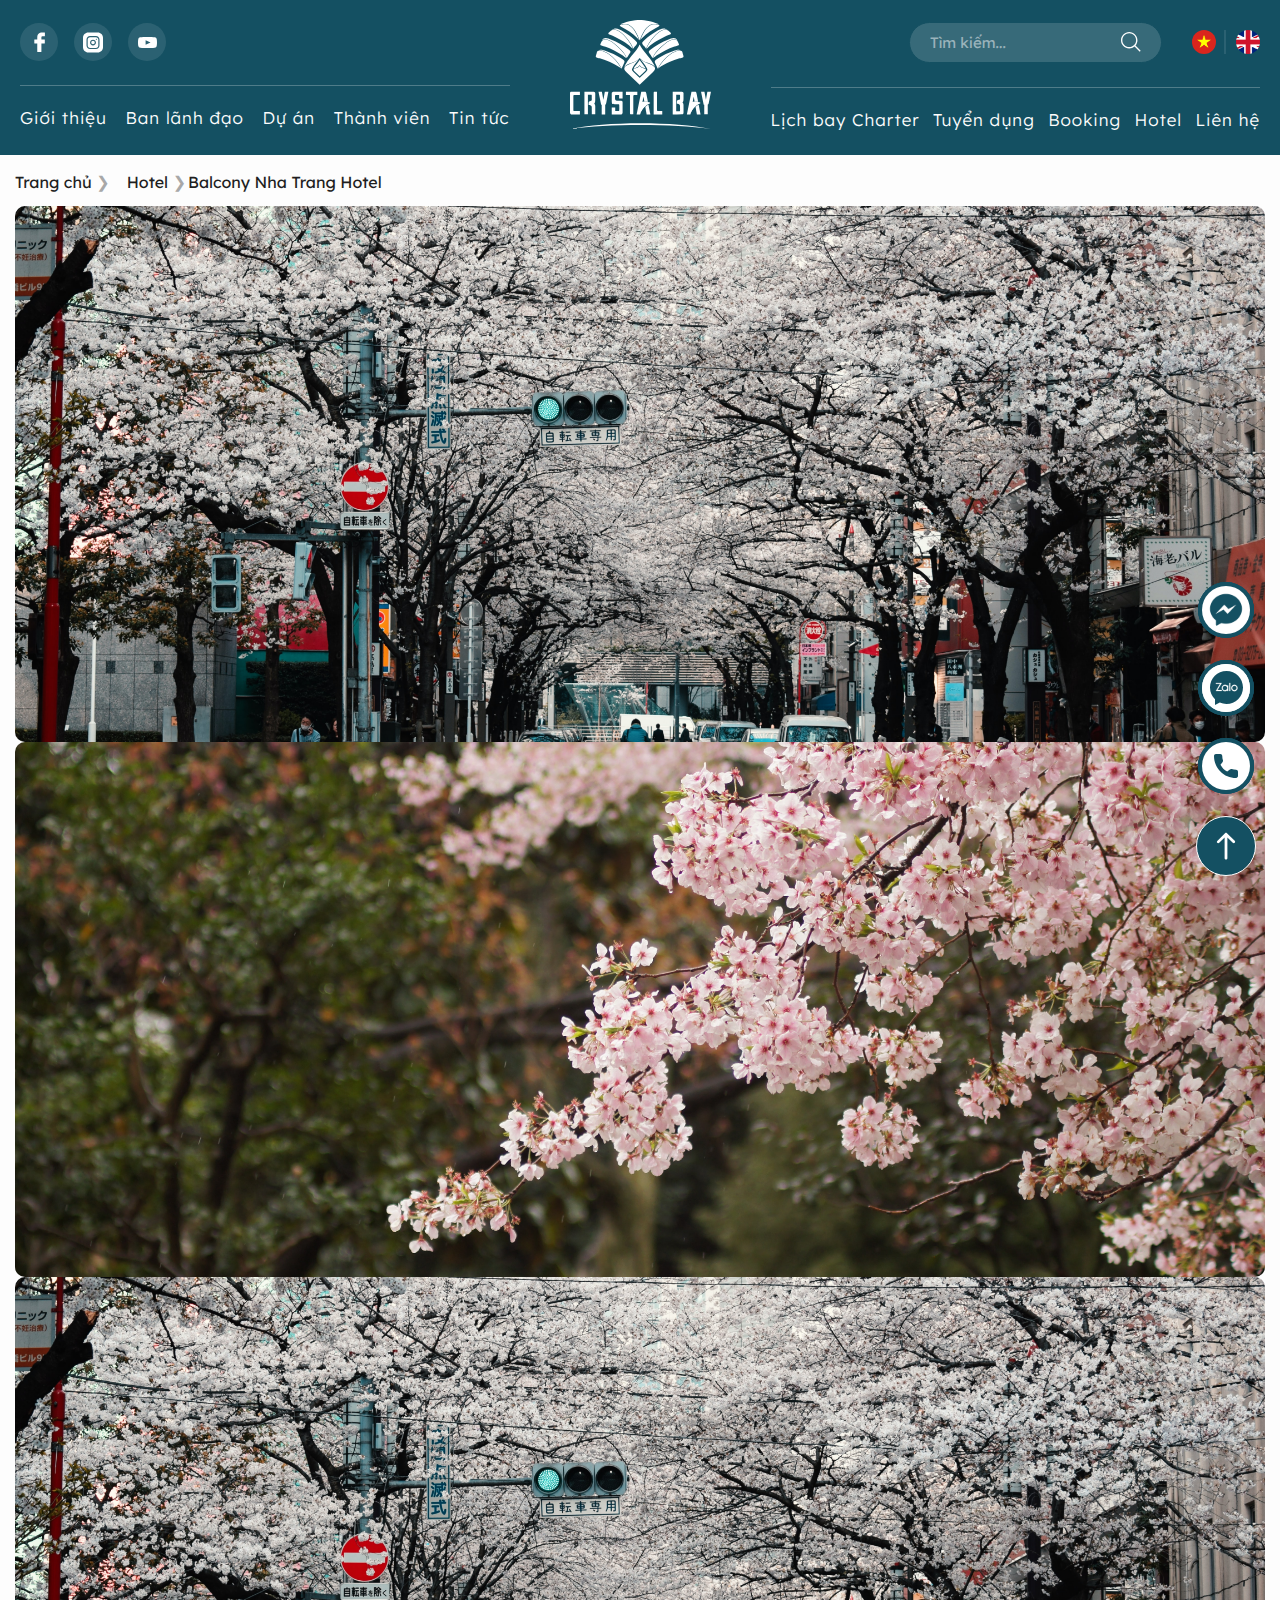
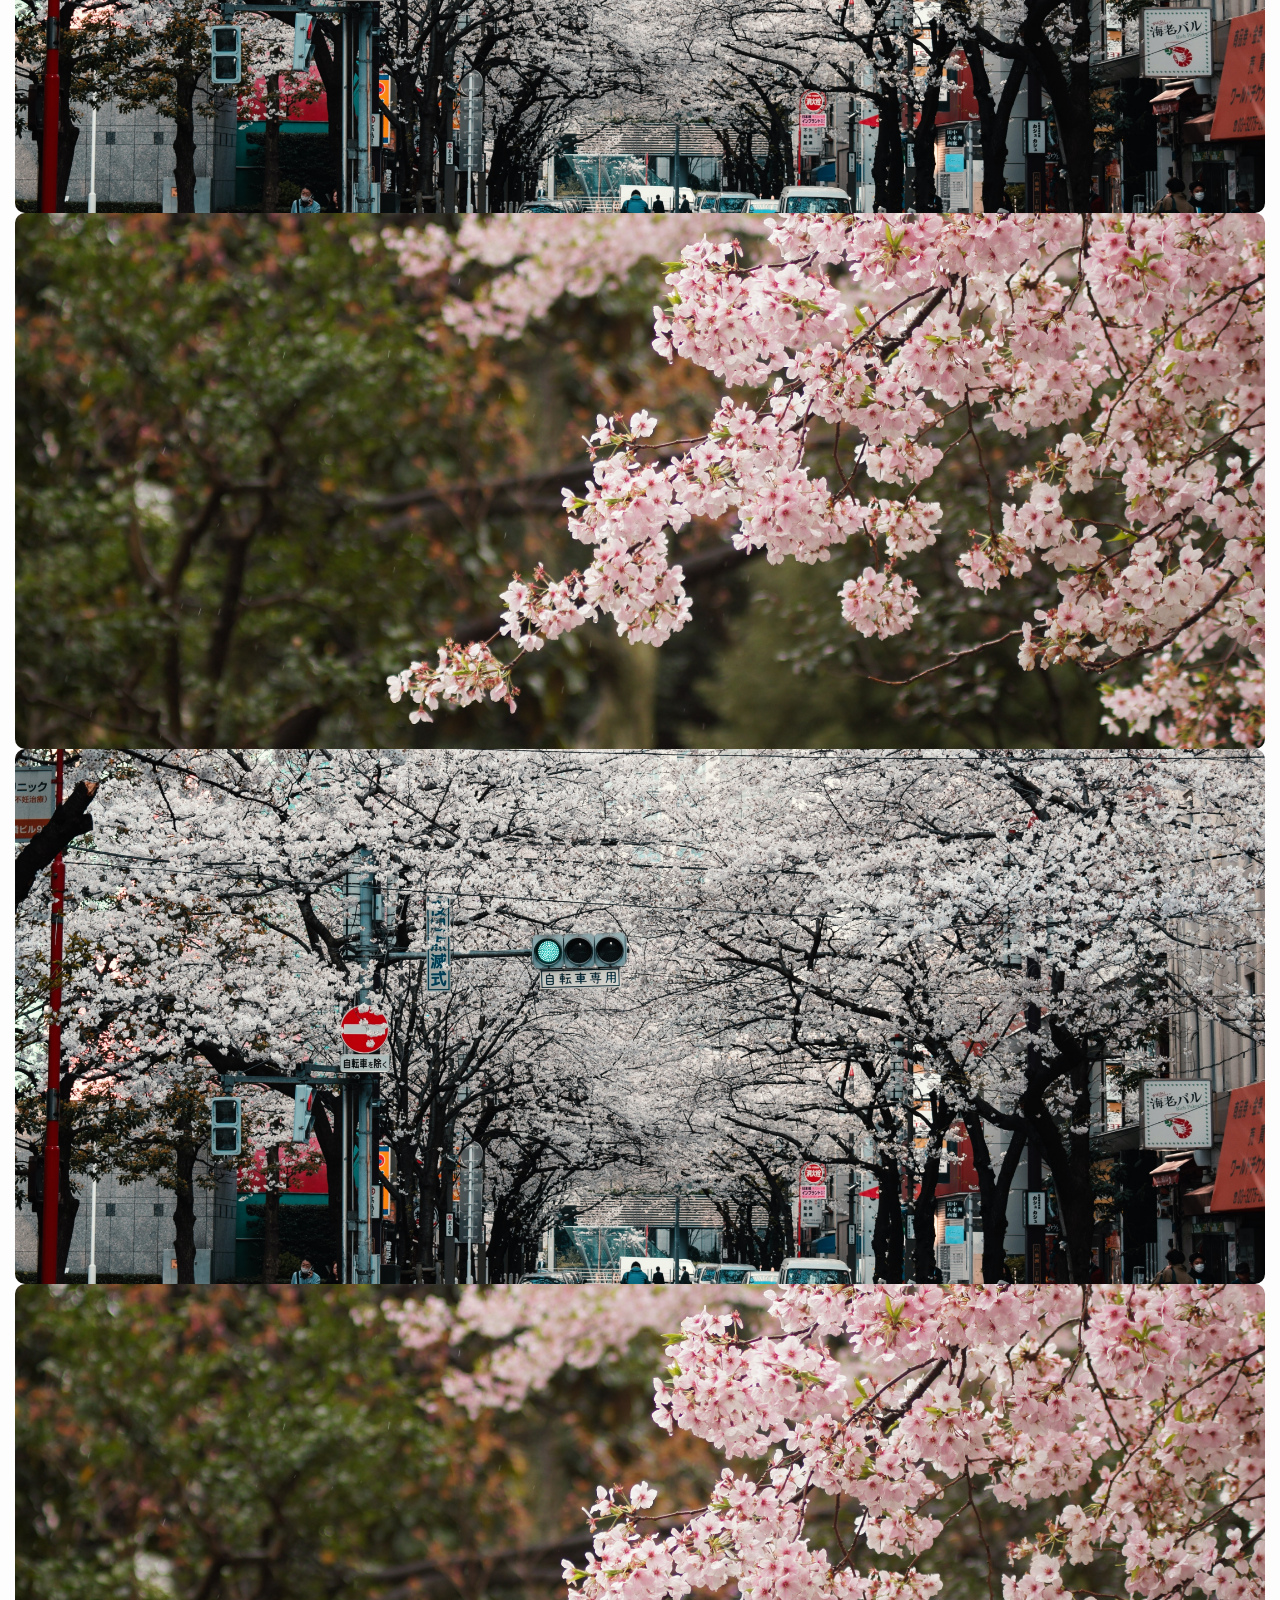
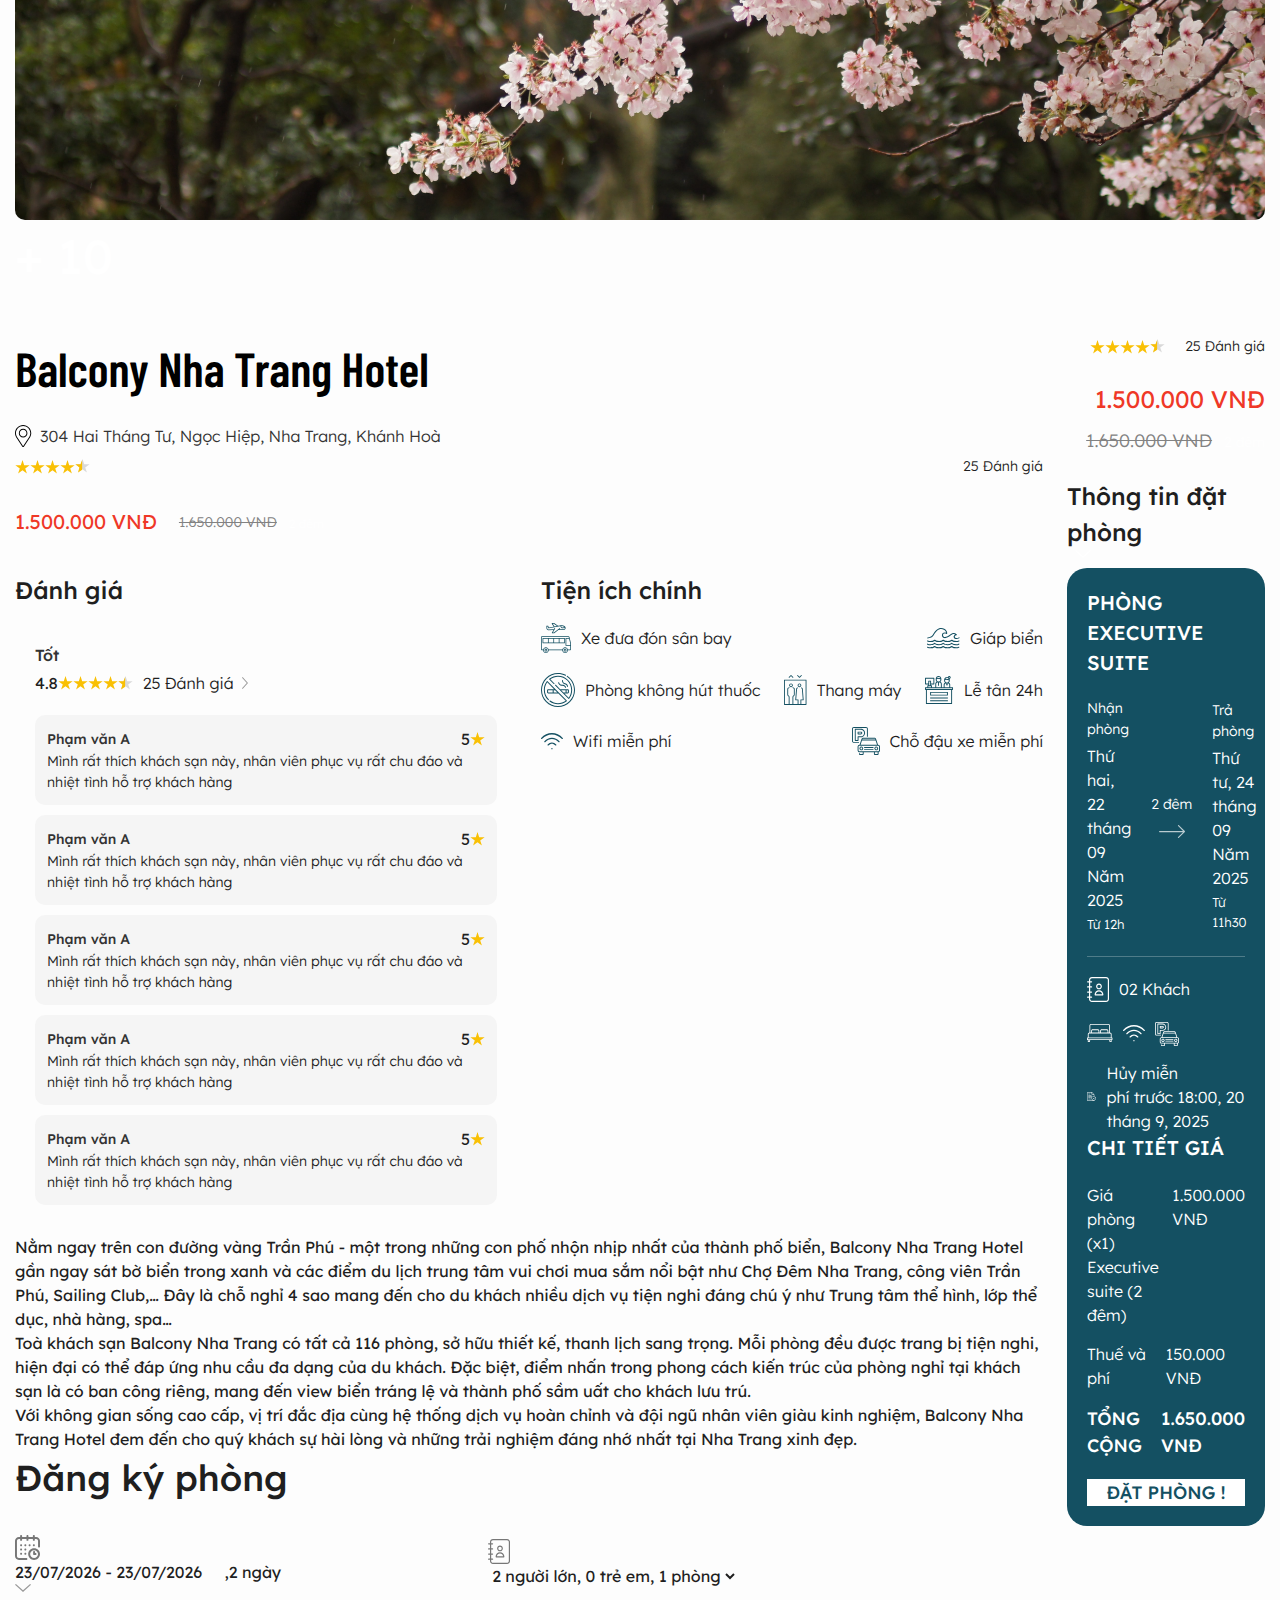
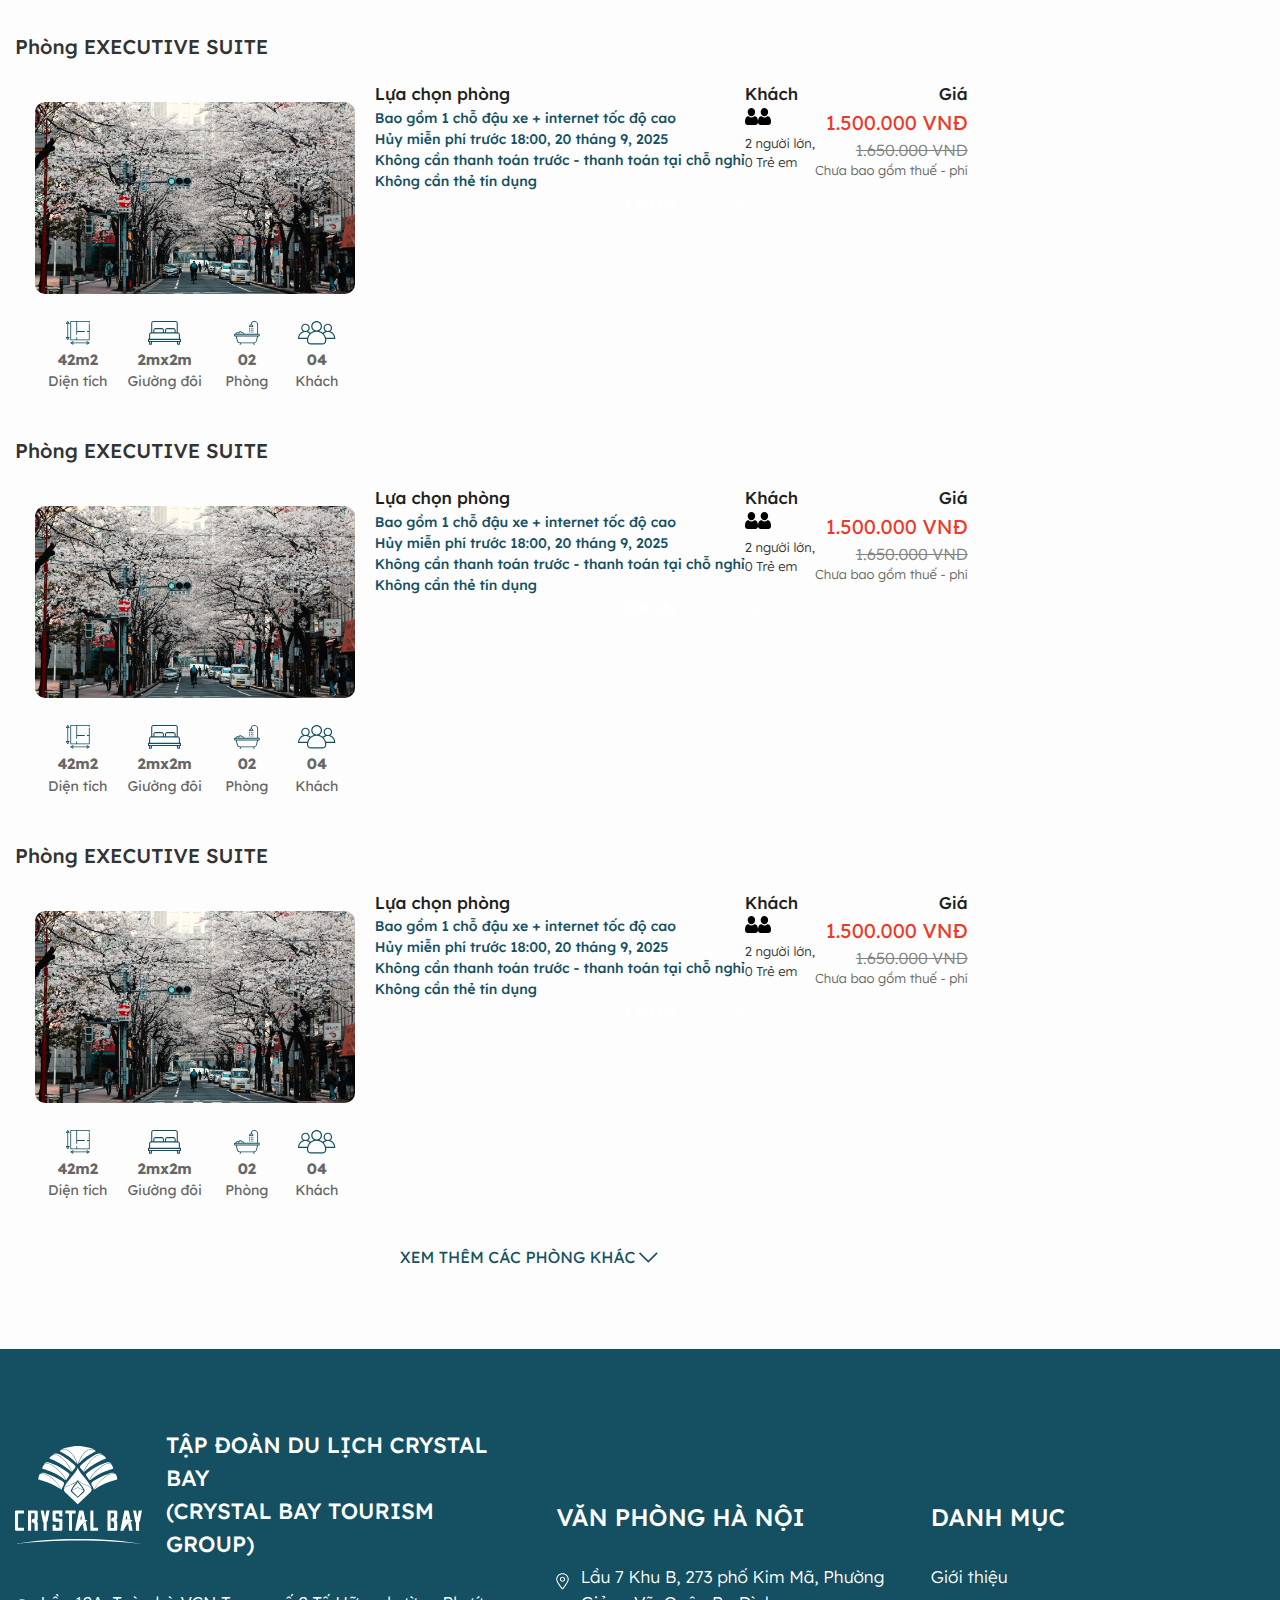
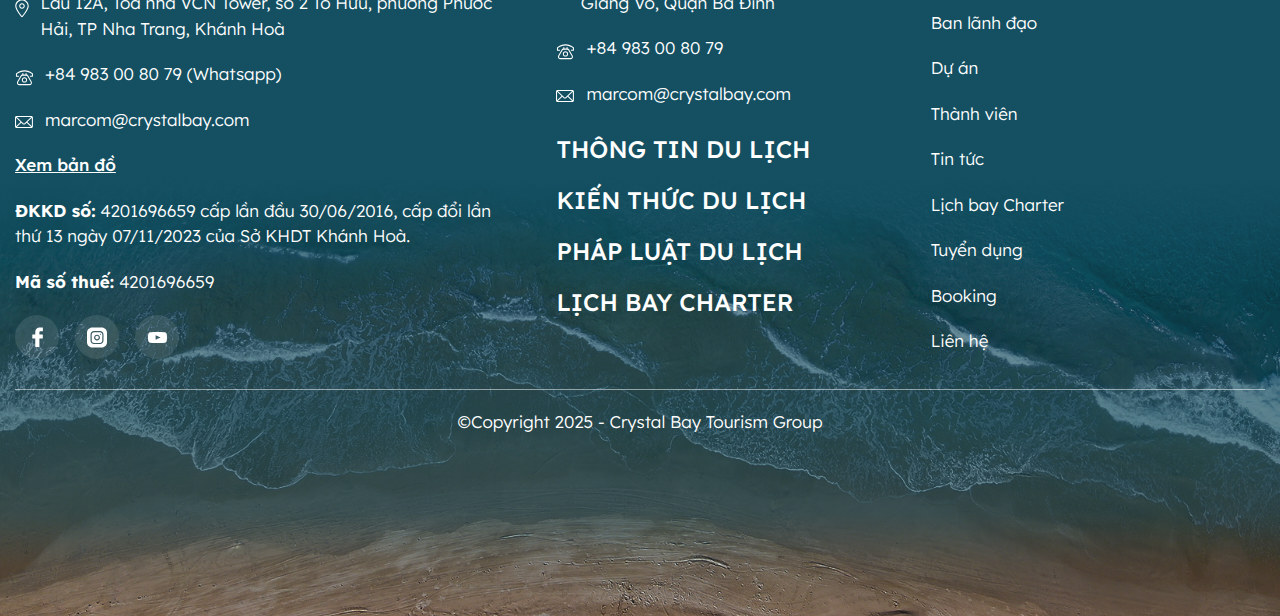
<file: detail-hotel.html>
<!DOCTYPE html>
<html lang="vi">
    <head>
        <meta charset="UTF-8" />
        <meta http-equiv="X-UA-Compatible" content="IE=edge" />
        <meta name="viewport" content="width=device-width, initial-scale=1.0" />
        <!-- favicon -->
        <link
            rel="apple-touch-icon"
            sizes="57x57"
            href="./images/favicon/apple-icon-57x57.png"
        />
        <link
            rel="apple-touch-icon"
            sizes="60x60"
            href="./images/favicon/apple-icon-60x60.png"
        />
        <link
            rel="apple-touch-icon"
            sizes="72x72"
            href="./images/favicon/apple-icon-72x72.png"
        />
        <link
            rel="apple-touch-icon"
            sizes="76x76"
            href="./images/favicon/apple-icon-76x76.png"
        />
        <link
            rel="apple-touch-icon"
            sizes="114x114"
            href="./images/favicon/apple-icon-114x114.png"
        />
        <link
            rel="apple-touch-icon"
            sizes="120x120"
            href="./images/favicon/apple-icon-120x120.png"
        />
        <link
            rel="apple-touch-icon"
            sizes="144x144"
            href="./images/favicon/apple-icon-144x144.png"
        />
        <link
            rel="apple-touch-icon"
            sizes="152x152"
            href="./images/favicon/apple-icon-152x152.png"
        />
        <link
            rel="apple-touch-icon"
            sizes="180x180"
            href="./images/favicon/apple-icon-180x180.png"
        />
        <link
            rel="icon"
            type="image/png"
            sizes="192x192"
            href="/android-icon-192x192.png"
        />
        <link
            rel="icon"
            type="image/png"
            sizes="32x32"
            href="./images/favicon/favicon-32x32.png"
        />
        <link
            rel="icon"
            type="image/png"
            sizes="96x96"
            href="./images/favicon/favicon-96x96.png"
        />
        <link
            rel="icon"
            type="image/png"
            sizes="16x16"
            href="./images/favicon/favicon-16x16.png"
        />
        <meta name="msapplication-TileColor" content="#ffffff" />
        <meta
            name="msapplication-TileImage"
            content="./images/favicon/ms-icon-144x144.png"
        />
        <meta name="theme-color" content="#ffffff" />
        <!-- end favicon -->
        <title>CRYSTALBAY</title>
        <link rel="preconnect" href="https://fonts.googleapis.com" />
        <link rel="preconnect" href="https://fonts.gstatic.com" crossorigin />
        <link
            href="https://fonts.googleapis.com/css2?family=Lexend+Deca:wght@300;400;500;600;700;800;900&family=Barlow+Condensed:ital,wght@0,100;0,200;0,300;0,400;0,500;0,600;0,700;0,800;0,900;1,100;1,200;1,300;1,400;1,500;1,600;1,700;1,800;1,900&display=swap"
            rel="stylesheet"
        />
        <link rel="stylesheet" href="./lib/swiper/swiper-bundle.min.css" />
        <link rel="stylesheet" href="./lib/date-range-picker/daterangepicker.css">
        <link rel="stylesheet" href="./lib/fancybox/jquery.fancybox.css">
        <link rel="stylesheet" href="./css/style.css" />
        <link rel="stylesheet" href="./css/responsive.css" />
        <script src="./lib/jquery/jquery.js"></script>
    </head>

    <body>
        <!-- header -->
        <header id="header" class="header header-2 relative js__header">
            <!-- pc -->
            <div  class="header-pc w-1410 d-2xl-flex d-lg-none items-center justify-between">
                <!-- left -->
                <div class="header-2__left flex-1">
                    <!-- top -->
                    <div class="top border-b-white-25 pb-24 mb-20">
                        <ul class="social-list-2 d-2xl-flex">
                            <!-- item -->
                            <li class="social-item-2">
                                <a href="#" class="social-link-2 social-link-2--fb">
                                    <img src="./images/icon/fb-w.svg" alt="">
                                </a>
                            </li>
                            <!-- end item -->
                            <!-- item -->
                            <li class="social-item-2">
                                <a href="#" class="social-link-2 social-link-2--insta">
                                    <img src="./images/icon/instagram-w.svg" alt="">
                                </a>
                            </li>
                            <!-- end item -->
                            <!-- item -->
                            <li class="social-item-2">
                                <a href="#" class="social-link-2 social-link-2--ytb">
                                    <img src="./images/icon/ytb-w.svg" alt="">
                                </a>
                            </li>
                            <!-- end item -->
                        </ul>
                    </div>
                    <!-- end top -->
                    <!-- bot -->
                    <div class="bot">
                        <!-- navbar -->
                        <ul class="navbar fs-17 fw-300 tracking-1px d-2xl-flex items-center justify-between text-white-fd flex-1">
                            <li class="navbar-item">
                                <a href="#" class="navbar-link">Giới thiệu</a>
                                <ul class="navbar-dropdown">
                                    <li class="navbar-dropdown__item">
                                        <a href="#">gioi thieu</a>
                                    </li>
                                    <li class="navbar-dropdown__item">
                                        <a href="#">gioi thieu</a>
                                    </li>
                                    <li class="navbar-dropdown__item">
                                        <a href="#">gioi thieu</a>
                                    </li>
                                    <li class="navbar-dropdown__item">
                                        <a href="#">gioi thieu</a>
                                    </li>
                                </ul>
                            </li>
                            <li class="navbar-item">
                                <a href="#" class="navbar-link">Ban lãnh đạo</a>
                                <ul class="navbar-dropdown">
                                    <li class="navbar-dropdown__item">
                                        <a href="#">gioi thieu</a>
                                    </li>
                                    <li class="navbar-dropdown__item">
                                        <a href="#">gioi thieu</a>
                                    </li>
                                    <li class="navbar-dropdown__item">
                                        <a href="#">gioi thieu</a>
                                    </li>
                                    <li class="navbar-dropdown__item">
                                        <a href="#">gioi thieu</a>
                                    </li>
                                </ul>
                            </li>
                            <li class="navbar-item">
                                <a href="#" class="navbar-link">Dự án</a>
                                <ul class="navbar-dropdown">
                                    <li class="navbar-dropdown__item">
                                        <a href="#">gioi thieu</a>
                                    </li>
                                    <li class="navbar-dropdown__item">
                                        <a href="#">gioi thieu</a>
                                    </li>
                                    <li class="navbar-dropdown__item">
                                        <a href="#">gioi thieu</a>
                                    </li>
                                    <li class="navbar-dropdown__item">
                                        <a href="#">gioi thieu</a>
                                    </li>
                                </ul>
                            </li>
                            <li class="navbar-item">
                                <a href="#" class="navbar-link">Thành viên</a>
                            </li>
                            <li class="navbar-item">
                                <a href="#" class="navbar-link">Tin tức</a>
                            </li>
                            
                        </ul>
                        <!-- end navbar -->
                    </div>
                    <!-- end bot -->
                </div>
                <!-- end left -->

                <!-- center -->
                <div class="header-2__center flex-0">
                      <!-- logo -->
                    <div class="logo">
                        <a href="#" class="logo-link">
                            <img
                                src="./images/icon/logo.svg"
                                class="logo-img"
                                alt=""
                            />
                        </a>
                    </div>
                    <!-- end logo -->
                </div>
                <!-- end center -->

                <!-- right -->
                <div class="header-2__right flex-1">
                    <!-- action -->
                    <div class="header-action d-2xl-flex items-center border-b-white-25 pb-24 mb-20">
                        <!-- search -->
                        <div class="header-search">
                            <form action="" class="header-search__form">
                                <input
                                    class="header-search__input"
                                    type="text"
                                    placeholder="Tìm kiếm..."
                                />
                                <button class="header-search__btn">
                                    <img src="./images/icon/search-w.svg" alt="" />
                                </button>
                            </form>
                        </div>
                        <!-- end search -->
                        <!-- language -->
                        <div class="language-2 d-2xl-flex items-center ml-30">
                            <div class="language-2__item">
                                <a href="#" class="language-2__link">
                                    <img src="./images/flag_1.png" alt="">
                                </a>
                            </div>
                            <div class="language-2__item">
                                <a href="#" class="language-2__link">
                                    <img src="./images/flag_2.png" alt="">
                                </a>
                            </div>
                        </div>
                        <!-- end language -->
                    </div>
                    <!-- end action -->

                    <!-- bot -->
                    <div class="bot">
                        <!-- navbar -->
                        <ul class="navbar fs-17 fw-300 tracking-1px d-2xl-flex items-center justify-between text-white-fd flex-1">
                            <li class="navbar-item">
                                <a href="#" class="navbar-link">Lịch bay Charter</a>
                                <ul class="navbar-dropdown">
                                    <li class="navbar-dropdown__item">
                                        <a href="#">gioi thieu</a>
                                    </li>
                                    <li class="navbar-dropdown__item">
                                        <a href="#">gioi thieu</a>
                                    </li>
                                    <li class="navbar-dropdown__item">
                                        <a href="#">gioi thieu</a>
                                    </li>
                                    <li class="navbar-dropdown__item">
                                        <a href="#">gioi thieu</a>
                                    </li>
                                </ul>
                            </li>
                            <li class="navbar-item">
                                <a href="#" class="navbar-link">Tuyển dụng</a>
                                <ul class="navbar-dropdown">
                                    <li class="navbar-dropdown__item">
                                        <a href="#">gioi thieu</a>
                                    </li>
                                    <li class="navbar-dropdown__item">
                                        <a href="#">gioi thieu</a>
                                    </li>
                                    <li class="navbar-dropdown__item">
                                        <a href="#">gioi thieu</a>
                                    </li>
                                    <li class="navbar-dropdown__item">
                                        <a href="#">gioi thieu</a>
                                    </li>
                                </ul>
                            </li>
                            <li class="navbar-item">
                                <a href="#" class="navbar-link">Booking</a>
                                <ul class="navbar-dropdown">
                                    <li class="navbar-dropdown__item">
                                        <a href="#">gioi thieu</a>
                                    </li>
                                    <li class="navbar-dropdown__item">
                                        <a href="#">gioi thieu</a>
                                    </li>
                                    <li class="navbar-dropdown__item">
                                        <a href="#">gioi thieu</a>
                                    </li>
                                    <li class="navbar-dropdown__item">
                                        <a href="#">gioi thieu</a>
                                    </li>
                                </ul>
                            </li>
                            <li class="navbar-item">
                                <a href="#" class="navbar-link">Hotel</a>
                            </li>
                            <li class="navbar-item">
                                <a href="#" class="navbar-link">Liên hệ</a>
                            </li>
                            
                        </ul>
                        <!-- end navbar -->
                    </div>
                    <!-- end bot -->
                </div>
                <!-- end right -->



             
            </div>
            <!-- end pc -->
            <!-- mb -->
            <div
                class="header-mb w-wrapper d-2xl-none d-lg-flex items-center justify-between"
            >
                <!-- left -->
                <div class="header-mb__left js__subMenuContainer">
                    <!-- icon -->
                    <div class="header-mb__leftIcon js__showSubMenu">
                        <img src="./images/icon/bar-cyan.svg" alt="" />
                    </div>
                    <!-- end icon -->
                    <!-- content -->
                    <div class="sub-menu js__subMenu">
                        <div class="sub-menu__content">
                            <!-- close -->
                            <div class="sub-menu__close js__closeSubMenu h-56 p-4 mb-8 d-2xl-flex items-center text-white">
                                <img src="./images/icon/close-2.svg" alt="">
                            </div>
                            <!-- end close -->

                            <div class="sub-menu__container">
                                <!-- list -->
                                <div class="sub-menu__list">
                                    <!-- item -->
                                    <div class="sub-menu__item">
                                        <!-- heading -->
                                        <div class="heading-sub d-2xl-flex items-center justify-between px-16 py-8 text-gray-33">
                                            <a href="#" class="heading-sub__title fs-17 fw-300">
                                                Movies
                                            </a>
                                            <div class="heading-sub__arrow js__dropDown">
                                                <img src="./images/icon/polyfon-cyan.svg" alt="">
                                            </div>
                                        </div>
                                        <!-- end heading -->

                                        <!-- sub menu list -->
                                        <ul class="list-sub js__listSubMenu" style="">
                                            <li class="item-sub">
                                                <a href="#" class="item-sub__link fs-14">Release Calender</a>
                                            </li>
                                            <li class="item-sub">
                                                <a href="#" class="item-sub__link fs-14">Release Calender</a>
                                            </li>
                                            <li class="item-sub">
                                                <a href="#" class="item-sub__link fs-14">Release Calender</a>
                                            </li>
                                            
                                        </ul>
                                        <!-- end sub menu list -->
                                    </div>
                                    <!-- end item -->
                                    <!-- item -->
                                    <div class="sub-menu__item">
                                        <!-- heading -->
                                        <div class="heading-sub d-2xl-flex items-center justify-between px-16 py-8 text-gray-33">
                                            <a href="#" class="heading-sub__title fs-17 fw-300">
                                                Movies
                                            </a>
                                            <div class="heading-sub__arrow js__dropDown">
                                                <img src="./images/icon/polyfon-cyan.svg" alt="">
                                            </div>
                                        </div>
                                        <!-- end heading -->

                                        <!-- sub menu list -->
                                        <ul class="list-sub js__listSubMenu" style="">
                                            <li class="item-sub">
                                                <a href="#" class="item-sub__link fs-14">Release Calender</a>
                                            </li>
                                            <li class="item-sub">
                                                <a href="#" class="item-sub__link fs-14">Release Calender</a>
                                            </li>
                                            <li class="item-sub">
                                                <a href="#" class="item-sub__link fs-14">Release Calender</a>
                                            </li>
                                            
                                        </ul>
                                        <!-- end sub menu list -->
                                    </div>
                                    <!-- end item -->
                                    <!-- item -->
                                    <div class="sub-menu__item">
                                        <!-- heading -->
                                        <div class="heading-sub d-2xl-flex items-center justify-between px-16 py-8 text-gray-33">
                                            <a href="#" class="heading-sub__title fs-17 fw-300">
                                                Movies
                                            </a>
                                            <div class="heading-sub__arrow js__dropDown">
                                                <img src="./images/icon/polyfon-cyan.svg" alt="">
                                            </div>
                                        </div>
                                        <!-- end heading -->

                                        <!-- sub menu list -->
                                        <ul class="list-sub js__listSubMenu" style="">
                                            <li class="item-sub">
                                                <a href="#" class="item-sub__link fs-14">Release Calender</a>
                                            </li>
                                            <li class="item-sub">
                                                <a href="#" class="item-sub__link fs-14">Release Calender</a>
                                            </li>
                                            <li class="item-sub">
                                                <a href="#" class="item-sub__link fs-14">Release Calender</a>
                                            </li>
                                            
                                        </ul>
                                        <!-- end sub menu list -->
                                    </div>
                                    <!-- end item -->
                                    
                                   
                                </div>
                                <!-- end list -->
                            </div>
                        </div>
                    </div>
                    <!-- end content -->
                </div>
                <!-- end left -->
                <!-- center -->
                <div class="header-mb__center">
                    <a href="#">
                        <img
                            src="./images/icon/logo.svg"
                            alt=""
                            class="header-mb__centerLogo"
                        />
                    </a>
                </div>
                <!-- end center -->
                <!-- right -->
                <div class="header-mb__right">
                    <div class="header-mb__rightIcon d-2xl-flex items-center">
                        <!-- search -->
                        <div class="header-mb__rightIconSearchContainer">
                            <div class="header-mb__rightIconSearch js__searchMb">
                                <img
                                    src="./images/icon/search-w-2.svg"
                                    alt="" class="icon-20"
                                />
                            </div>
                            <div class="header-search-mb__form h-60 w-full js__formSearchMb shadow">
                                <form action="" class="w-full h-full">
                                    <div class="relative w-full h-full">
                                        <input type="text" class="header-search-input w-full h-full p-8 fs-16 js__focusSearchMb" placeholder="Search...">
                                        <div class="header-search-btn btn absolute h-full js__closeSearchMb">
                                            <img src="./images/icon/close-gray.svg" alt="">
                                        </div>
                                    </div>
                                </form>
                            </div>
                        </div>
                        <!-- end search -->
                        <!-- language -->
                        <div class="header-mb__rightIconLanguageContainer">
                            <div class="language-mb fs-14 js__languageContainer text-white font-arial fw-700">
                                <div class="language-default d-2xl-flex items-center js__languageDefault">
                                    <div class="language-default__item d-2xl-flex items-center mr-4 js__languageDefaultText">
                                        <span class="language-text d-2xl-inline mr-4">Vn</span>
                                        <img src="./images/flag_1.png" class="language-img" alt="">
                                    </div>
                                    <div class="language-down">
                                        <img src="./images/icon/polyfon-gray.svg" alt="">
                                    </div>
                                </div>
                                <div class="language-list">
                                    <!-- item -->
                                    <div class="language-item d-2xl-flex items-center js__languageItem">
                                        <span class="language-text d-2xl-inline mr-4">En</span>
                                        <img src="./images/flag_2.png" class="language-img" alt="">
                                    </div>
                                    <!-- end item -->
                                    <!-- item -->
                                    <div class="language-item d-2xl-flex items-center js__languageItem">
                                        <span class="language-text d-2xl-inline mr-4">Vi</span>
                                        <img src="./images/flag_1.png" class="language-img" alt="">
                                    </div>
                                    <!-- end item -->
                                </div>
                                <div class="overlay js__overlay"></div>
                            </div>
                            
                        </div>
                        <!-- end language -->
                    </div>
                </div>
                <!-- end right -->
            </div>
            <!-- end mb -->
        </header>
        <!-- end header -->
        <!-- main -->
        <main id="main" class="main">
            <!-- breadcrumb -->
            <div class="u-breadcrumb px-15">
                <div class="u-breadcrumb-container w-1410 d-2xl-flex items-center h-full w-full">
                    <!-- item -->
                    <div class="u-breadcrumb-item fs-16 h-full d-2xl-flex items-center">
                        <a href="/" class="u-breadcrumb-link">Trang chủ</a>
                    </div>
                    <!-- end item -->
                    <!-- item -->
                    <div class="u-breadcrumb-item fs-16 h-full d-2xl-flex items-center">
                        <a href="#" class="u-breadcrumb-link">Hotel</a>
                    </div>
                    <!-- end item -->
                    <!-- item -->
                    <div class="u-breadcrumb-item fs-16 h-full d-2xl-flex items-center">
                        <a href="#" class="u-breadcrumb-link">Balcony Nha Trang Hotel</a>
                    </div>
                    <!-- end item -->
                    
                </div>
            </div>
            <!-- end breadcrumb -->

            <!-- detail hotel primary -->
            <section class="u-detail-hotel-primary relative z-20 overflow-hidden px-15">
                <div class="u-detail-hotel-primary__container w-1410 relative z-20 pt-60 pb-20 py-md-30">
                    <!-- pc -->
                    <div class="u-detail-hotel-primary__gird d-2xl-grid d-md-none">
                        <div class="u-detail-hotel-primary__img ratio-21x9 border-10">
                            <a data-fancybox="gallery" href="./images/3.jpg" data-caption="" style="display: block;">
                                <img src="./images/3.jpg" alt="">
                            </a>
                        </div>
                        <div class="u-detail-hotel-primary__img ratio-21x9 border-10">
                            <a data-fancybox="gallery" href="./images/2.jpg" data-caption="" style="display: block;">
                                <img src="./images/2.jpg" alt="">
                            </a>
                            
                        </div>
                        <div class="u-detail-hotel-primary__img ratio-21x9 border-10">
                            <a data-fancybox="gallery" href="./images/3.jpg" data-caption="" style="display: block;">
                                <img src="./images/3.jpg" alt="">
                            </a>
                        </div>
                        <div class="u-detail-hotel-primary__img ratio-21x9 border-10">
                            <a data-fancybox="gallery" href="./images/2.jpg" data-caption="" style="display: block;">
                                <img src="./images/2.jpg" alt="">
                            </a>
                        </div>
                        <div class="u-detail-hotel-primary__img ratio-21x9 border-10" style="display: block;">
                            <a data-fancybox="gallery" href="./images/3.jpg" data-caption="" style="display: block;">
                                <img src="./images/3.jpg" alt="">
                            </a>
                        </div>
                        <div class="u-detail-hotel-primary__img ratio-21x9 border-10" style="display: block;">
                            <a data-fancybox="gallery" href="./images/2.jpg" data-caption="" style="display: block;">
                                <img src="./images/2.jpg" alt="">
                            </a>
                        </div>
                        <div class="u-detail-hotel-primary__countImage">
                             <a data-fancybox="gallery" href="./images/2.jpg" data-caption="" style="display: flex;">
                                <img src="./images/2.jpg" alt="" style="display: none;">
                                <span class="fs-48 fw-500 text-white">+ 10</span>
                            </a>
                        </div>
                    </div>
                    <!-- end pc -->
                    <!-- pc -->
                    <div class="u-detail-hotel-primary__gird-mb d-2xl-none d-md-grid col-2">
                        <div class="u-detail-hotel-primary__img ratio-15x9 border-10">
                            <img src="./images/3.jpg" alt="">
                        </div>
                        <div class="u-detail-hotel-primary__img ratio-15x9 border-10">
                            <img src="./images/2.jpg" alt="">
                        </div>
                        <div class="u-detail-hotel-primary__img ratio-15x9 border-10">
                            <img src="./images/3.jpg" alt="">
                        </div>
                        <div class="u-detail-hotel-primary__img ratio-15x9 border-10">
                            <img src="./images/2.jpg" alt="">
                        </div>
                        <div class="u-detail-hotel-primary__img ratio-15x9 border-10">
                            <img src="./images/3.jpg" alt="">
                        </div>
                        <div class="u-detail-hotel-primary__img ratio-15x9 border-10">
                            <img src="./images/2.jpg" alt="">
                        </div>
                        <div class="u-detail-hotel-primary__countImage">
                            <span class="fs-32 fw-500 text-white">+ 10</span>
                        </div>
                    </div>
                    <!-- end pc -->
                </div>
            </section>
            <!-- end detail hotel primary -->

            <!-- detail hotel secondary -->
            <section class="u-detail-hotel-secondary relative z-20 px-15">
                
                <div class="u-detail-hotel-secondary__container u-block-tertiary d-2xl-flex w-1410 relative z-20 pt-20 pb-80 py-md-30">
                    <!-- left -->
                    <div class="u-detail-hotel-secondary__left u-block-tertiary__left">
                        <!-- top -->
                        <div class="left-top">
                            <!-- title -->
                            <h1 class="left-top__title font font-barlow fs-48 text-black fw-600">Balcony Nha Trang Hotel</h1>
                            <!-- end title -->
                            <!-- location -->
                            <div class="left-top__location d-2xl-flex items-center mt-20">
                                <div class="left-top__location-icon flex-0">
                                    <img src="./images/icon/location-border-b-2.svg" alt="">
                                </div>
                                <p class="left-top__location-text fs-16 text-gray-33 flex-1 d-2xl-block fw-300 pl-8">304 Hai Tháng Tư, Ngọc Hiệp, Nha Trang, Khánh Hoà</p>
                            </div>
                            <!-- end location -->
                            <!-- rating mobile -->
                            <div class="u-detail-hotel-secondary__right-top pb-15 border-b-cyan-25">
                                <!-- rating -->
                                <div class="vote-heading__info d-2xl-flex items-center justify-between mt-8">
                                    <ul class="vote-heading__stars d-2xl-flex items-center">
                                        <li class="star-item"><img src="./images/icon/Star_2.svg" alt=""></li>
                                        <li class="star-item"><img src="./images/icon/Star_2.svg" alt=""></li>
                                        <li class="star-item"><img src="./images/icon/Star_2.svg" alt=""></li>
                                        <li class="star-item"><img src="./images/icon/Star_2.svg" alt=""></li>
                                        <li class="star-item"><img src="./images/icon/Star_2_1.svg" alt=""></li>
                                    </ul>
                                    <div class="vote-heading__total-rating d-2xl-flex items-center ml-20 fs-14 fw-300">
                                        <span class="txt-1 d-2xl-inline pr-4">25</span>
                                        <span class="txt-2 d-2xl-inline">Đánh giá</span>
                                    </div>
                                </div>
                                <!-- end rating -->
                                <div class="u-detail-hotel-secondary__right-price mt-30">
                                    <div class="article-price d-2xl-flex items-center flex-wrap gap-10">
                                        <div class="price fw-400 text-red-ef fs-20">1.500.000 VNĐ</div>
                                        <div class="d-2xl-flex items-center justify-end ml-12">
                                            <div class="price-old fw-300 text-gray-82 fs-14 line-through">1.650.000 VNĐ</div>
                                            <div class="article-light-count bg-gree-145 ml-12">
                                                <span class="article-light-count__badge fs-12 text-white fw-300">2 đêm</span>
                                            </div>
                                        </div>
                                    </div>
                                </div>
                            </div>
                            <!-- end rating mobile -->
                            <!-- vote and utilities -->
                            <div class="left-top__utilities-vote d-2xl-grid col-2 gap-24 d-lg-block mt-20 mb-20">
                                <!-- vote -->
                                <div class="left-top__vote">
                                    <h2 class="left-top__vote-title title fs-24 fw-500">Đánh giá</h2>
                                    <div class="left-top__vote-list list mt-15">
                                        <!-- heading -->
                                        <div class="vote-heading p-20">
                                            <h3 class="vote-heading__title fs-16 text-gray-33 fw-500">Tốt</h3>
                                            <div class="vote-heading__info d-2xl-flex items-center mt-4">
                                                <span class="vote-heading__average">4.8</span>
                                                <ul class="vote-heading__stars d-2xl-flex items-center">
                                                    <li class="star-item"><img src="./images/icon/Star_2.svg" alt=""></li>
                                                    <li class="star-item"><img src="./images/icon/Star_2.svg" alt=""></li>
                                                    <li class="star-item"><img src="./images/icon/Star_2.svg" alt=""></li>
                                                    <li class="star-item"><img src="./images/icon/Star_2.svg" alt=""></li>
                                                    <li class="star-item"><img src="./images/icon/Star_2_1.svg" alt=""></li>
                                                </ul>
                                                <div class="vote-heading__total-rating d-2xl-flex items-center ml-10 fs-16 fw-300">
                                                    <span class="txt-1 d-2xl-inline pr-4">25</span>
                                                    <span class="txt-2 d-2xl-inline">Đánh giá</span>
                                                    <div class="icon ml-8">
                                                        <img src="./images/icon/arrow-next-gray.svg" alt="">
                                                    </div>
                                                </div>
                                            </div>
                                        </div>
                                        <!-- end heading -->
                                        
                                        <!-- list vote-->
                                        <div class="list-user-vote px-20 scroll">
                                            <!-- item -->
                                            <div class="user-vote__item p-12 border-10 bg-gray-f5 mb-10">
                                                <div class="user-vote__item-top d-2xl-flex items-center justify-between">
                                                    <h4 class="user-vote__item-title fs-14 text-gray-33 fw-500">Phạm văn A</h4>
                                                    <div class="user-vote__item-top-rating d-2xl-flex items-center">
                                                        <span class="number">5</span>
                                                        <div class="icon-star">
                                                            <img src="./images/icon/Star_2.svg" alt="">
                                                        </div>
                                                    </div>
                                                </div>
                                                <div class="user-vote__item-des fw-300 fs-14">
                                                    <p>Mình rất thích khách sạn này, nhân viên phục vụ rất chu đáo và nhiệt tình hỗ trợ khách hàng</p>
                                                </div>
                                            </div>
                                            <!-- end item -->
                                            <!-- item -->
                                            <div class="user-vote__item p-12 border-10 bg-gray-f5 mb-10">
                                                <div class="user-vote__item-top d-2xl-flex items-center justify-between">
                                                    <h4 class="user-vote__item-title fs-14 text-gray-33 fw-500">Phạm văn A</h4>
                                                    <div class="user-vote__item-top-rating d-2xl-flex items-center">
                                                        <span class="number">5</span>
                                                        <div class="icon-star">
                                                            <img src="./images/icon/Star_2.svg" alt="">
                                                        </div>
                                                    </div>
                                                </div>
                                                <div class="user-vote__item-des fw-300 fs-14">
                                                    <p>Mình rất thích khách sạn này, nhân viên phục vụ rất chu đáo và nhiệt tình hỗ trợ khách hàng</p>
                                                </div>
                                            </div>
                                            <!-- end item -->
                                            <!-- item -->
                                            <div class="user-vote__item p-12 border-10 bg-gray-f5 mb-10">
                                                <div class="user-vote__item-top d-2xl-flex items-center justify-between">
                                                    <h4 class="user-vote__item-title fs-14 text-gray-33 fw-500">Phạm văn A</h4>
                                                    <div class="user-vote__item-top-rating d-2xl-flex items-center">
                                                        <span class="number">5</span>
                                                        <div class="icon-star">
                                                            <img src="./images/icon/Star_2.svg" alt="">
                                                        </div>
                                                    </div>
                                                </div>
                                                <div class="user-vote__item-des fw-300 fs-14">
                                                    <p>Mình rất thích khách sạn này, nhân viên phục vụ rất chu đáo và nhiệt tình hỗ trợ khách hàng</p>
                                                </div>
                                            </div>
                                            <!-- end item -->
                                            <!-- item -->
                                            <div class="user-vote__item p-12 border-10 bg-gray-f5 mb-10">
                                                <div class="user-vote__item-top d-2xl-flex items-center justify-between">
                                                    <h4 class="user-vote__item-title fs-14 text-gray-33 fw-500">Phạm văn A</h4>
                                                    <div class="user-vote__item-top-rating d-2xl-flex items-center">
                                                        <span class="number">5</span>
                                                        <div class="icon-star">
                                                            <img src="./images/icon/Star_2.svg" alt="">
                                                        </div>
                                                    </div>
                                                </div>
                                                <div class="user-vote__item-des fw-300 fs-14">
                                                    <p>Mình rất thích khách sạn này, nhân viên phục vụ rất chu đáo và nhiệt tình hỗ trợ khách hàng</p>
                                                </div>
                                            </div>
                                            <!-- end item -->
                                            <!-- item -->
                                            <div class="user-vote__item p-12 border-10 bg-gray-f5 mb-10">
                                                <div class="user-vote__item-top d-2xl-flex items-center justify-between">
                                                    <h4 class="user-vote__item-title fs-14 text-gray-33 fw-500">Phạm văn A</h4>
                                                    <div class="user-vote__item-top-rating d-2xl-flex items-center">
                                                        <span class="number">5</span>
                                                        <div class="icon-star">
                                                            <img src="./images/icon/Star_2.svg" alt="">
                                                        </div>
                                                    </div>
                                                </div>
                                                <div class="user-vote__item-des fw-300 fs-14">
                                                    <p>Mình rất thích khách sạn này, nhân viên phục vụ rất chu đáo và nhiệt tình hỗ trợ khách hàng</p>
                                                </div>
                                            </div>
                                            <!-- end item -->
                                        </div>
                                        <!-- end list vote -->
                                    </div>
                                </div>
                                <!-- end vote -->
                                <!-- utilities -->
                                <div class="left-top__utilities mt-lg-30">
                                    <h2 class="left-top__vote-title title fs-24 fw-500">Tiện ích chính</h2>
                                    <div class="left-top__utilities-list list mt-15">
                                        <!-- list  -->
                                        <div class="list-utilites d-2xl-flex flex-wrap items-center justify-between gap-20">
                                            <!-- item -->
                                            <div class="utilities-item d-2xl-flex items-center">
                                                <div class="utilities-item__icon flex-0">
                                                    <img src="./images/icon/icon-5-cyan.svg" alt="">
                                                </div>
                                                <div class="utilities-item__text flex-1 pl-10 fs-16 fw-300">Xe đưa đón sân bay</div>
                                            </div>
                                            <!-- end item -->
                                            <!-- item -->
                                            <div class="utilities-item d-2xl-flex items-center">
                                                <div class="utilities-item__icon flex-0">
                                                    <img src="./images/icon/icon-6-cyan.svg" alt="">
                                                </div>
                                                <div class="utilities-item__text flex-1 pl-10 fs-16 fw-300">Giáp biển</div>
                                            </div>
                                            <!-- end item -->
                                            <!-- item -->
                                            <div class="utilities-item d-2xl-flex items-center">
                                                <div class="utilities-item__icon flex-0">
                                                    <img src="./images/icon/icon-7-cyan.svg" alt="">
                                                </div>
                                                <div class="utilities-item__text flex-1 pl-10 fs-16 fw-300">Phòng không hút thuốc</div>
                                            </div>
                                            <!-- end item -->
                                            <!-- item -->
                                            <div class="utilities-item d-2xl-flex items-center">
                                                <div class="utilities-item__icon flex-0">
                                                    <img src="./images/icon/icon-8-cyan.svg" alt="">
                                                </div>
                                                <div class="utilities-item__text flex-1 pl-10 fs-16 fw-300">Thang máy</div>
                                            </div>
                                            <!-- end item -->
                                            <!-- item -->
                                            <div class="utilities-item d-2xl-flex items-center">
                                                <div class="utilities-item__icon flex-0">
                                                    <img src="./images/icon/icon-9-cyan.svg" alt="">
                                                </div>
                                                <div class="utilities-item__text flex-1 pl-10 fs-16 fw-300">Lễ tân 24h</div>
                                            </div>
                                            <!-- end item -->
                                            <!-- item -->
                                            <div class="utilities-item d-2xl-flex items-center">
                                                <div class="utilities-item__icon flex-0">
                                                    <img src="./images/icon/icon-10-cyan.svg" alt="">
                                                </div>
                                                <div class="utilities-item__text flex-1 pl-10 fs-16 fw-300">Wifi miễn phí</div>
                                            </div>
                                            <!-- end item -->
                                            <!-- item -->
                                            <div class="utilities-item d-2xl-flex items-center">
                                                <div class="utilities-item__icon flex-0">
                                                    <img src="./images/icon/icon-11-cyan.svg" alt="">
                                                </div>
                                                <div class="utilities-item__text flex-1 pl-10 fs-16 fw-300">Chỗ đậu xe miễn phí</div>
                                            </div>
                                            <!-- end item -->
                                        </div>
                                        <!-- end list  -->
                                    </div>
                                </div>
                                <!-- end utilities -->
                            </div>
                            <!-- end vote and utilities -->

                            <!-- des -->
                            <div class="left-top__content">
                                <p>Nằm ngay trên con đường vàng Trần Phú - một trong những con phố nhộn nhịp nhất của thành phố biển, Balcony Nha Trang Hotel gần ngay sát bờ biển trong xanh và các điểm du lịch trung tâm vui chơi mua sắm nổi bật như Chợ Đêm Nha Trang, công viên Trần Phú, Sailing Club,… Đây là chỗ nghỉ 4 sao mang đến cho du khách nhiều dịch vụ tiện nghi đáng chú ý như Trung tâm thể hình, lớp thể dục, nhà hàng, spa…</p>
                                <p>Toà khách sạn Balcony Nha Trang có tất cả 116 phòng, sở hữu thiết kế, thanh lịch sang trọng. Mỗi phòng đều được trang bị tiện nghi, hiện đại có thể đáp ứng nhu cầu đa dạng của du khách. Đặc biệt, điểm nhấn trong phong cách kiến trúc của phòng nghỉ tại khách sạn là có ban công riêng, mang đến view biển tráng lệ và thành phố sầm uất cho khách lưu trú.</p>
                                <p>Với không gian sống cao cấp, vị trí đắc địa cùng hệ thống dịch vụ hoàn chỉnh và đội ngũ nhân viên giàu kinh nghiệm, Balcony Nha Trang Hotel đem đến cho quý khách sự hài lòng và những trải nghiệm đáng nhớ nhất tại Nha Trang xinh đẹp.</p>
                            </div>
                            <!-- end des -->
                        </div>
                        <!-- end top -->
                        
                        <!-- bot -->
                        <div class="left-bot">
                            <!-- title -->
                            <h2 class="left-bot__title fs-36 fw-500">Đăng ký phòng</h2>
                            <!-- end title -->
                            <!-- date and members -->
                            <div class="date-members-container mt-30 js__dateMembersContainer">
                                <form action="">
                                    <div class="date-members-inner d-2xl-flex items-center gap-10 d-lg-block">
                                        <!-- date range picker -->
                                        <div class="u-date-range flex-1">
                                            <div class="u-date-range__left">
                                                <div class="u-date-range__icon">
                                                    <img src="./images/icon/calender-gray.svg" alt="">
                                                </div>
                                                <input type="text" name="daterange" class="u-date-range__input" value="23/09/2025-25/09/2025" />
                                                <span class="u-date-range__count js__dateRangeCount">,2 ngày</span>
                                            </div>
                                            <div class="u-date-range__right">
                                                <img src="./images/icon/arrow-down-gray.svg" alt="">
                                            </div>
                                        </div>
                                        <!-- end date range picker -->
        
                                        <!-- number of members -->
                                        <div class="number-of-members flex-1">
                                            <div class="number-of-members__icon">
                                                <img src="./images/icon/contacts-gray.svg" alt="">
                                            </div>
                                            <select name="select-members" id="select-members" class="number-of-members__select">
                                                <option value="0">2 người lớn, 0 trẻ em, 1 phòng</option>
                                                <option value="1">2 người lớn, 1 trẻ em, 1 phòng</option>
                                                <option value="2">2 người lớn, 2 trẻ em, 2 phòng</option>
                                                <option value="3">5 người lớn, 0 trẻ em, 3 phòng</option>
                                            </select>
                                        </div>
                                        <!-- number of members -->
        
                                        <!-- search -->
                                        <button class="btn date-members-search">Tìm Phòng</button>
                                        <!-- end search -->
                                    </div>
                                </form>
                            </div>
                            <!-- end date and members -->
                            <!-- select options -->
                            <div class="u-select-options"></div>
                            <!-- end select options -->
                            <!-- list room -->
                            <div class="u-list-room-executive mt-40">
                                <!-- item -->
                                <div class="u-item-room-executive mb-24">
                                    <!-- title -->
                                    <h3 class="u-item-room-executive__title fs-20 fw-500 text-gray-33 d-md-none">Phòng EXECUTIVE SUITE</h3>
                                    <!-- end title -->
                                    <!-- content -->
                                    <div class="u-item-room-executive__content mt-20 d-2xl-flex d-lg-block">
                                        <!-- left -->
                                        <div class="u-item-room-executive__left flex-0 w-35 w-lg-full">
                                            <!-- article -->
                                            <div class="article p-20">
                                                <!-- img -->
                                                <div class="article-img border-10 overflow-hidden">
                                                    <a href="#" class="article-inner ratio-15x9">
                                                        <img loading="lazy" class="article-inner__img" src="./images/3.jpg" width="" height="" alt="">
                                                    </a>
                                                </div>
                                                <!-- end img -->
                                                <!-- content -->
                                                <div class="article-content">
                                                    <!-- title mb-->
                                                    <h3 class="article-title fs-16 text-gray-33 fw-500 uppercase d-2xl-none d-md-block">
                                                        <a href="#">Phòng EXECUTIVE SUITE</a>
                                                    </h3>
                                                    <!-- end title mb-->
                                                    <!-- utilities -->
                                                    <div class="article-utilities mt-15 d-2xl-flex items-center justify-center flex-wrap gap-20">
                                                        <!-- item -->
                                                        <div class="article-utilities__item mt-12">
                                                            <!-- icon -->
                                                            <div class="article-utilities__item-icon d-2xl-flex items-center justify-center">
                                                                <img src="./images/icon/icon-1-cyan.svg" alt="">
                                                            </div>
                                                            <!-- end icon -->
                                                            <!-- info -->
                                                            <div class="article-utilities__item-info fw-700 text-gray-66 fs-15 text-center mt-4">
                                                                <span>42m2</span>
                                                            </div>
                                                            <!-- end info -->
                                                            <!-- info -->
                                                            <div class="article-utilities__item-name fw-400 text-gray-66 fs-14 text-center">
                                                                <span>Diện tích</span>
                                                            </div>
                                                            <!-- end info -->
                                                        </div>
                                                        <!-- end item -->
                                                        <!-- item -->
                                                        <div class="article-utilities__item mt-12">
                                                            <!-- icon -->
                                                            <div class="article-utilities__item-icon d-2xl-flex items-center justify-center">
                                                                <img src="./images/icon/icon-2-cyan.svg" alt="">
                                                            </div>
                                                            <!-- end icon -->
                                                            <!-- info -->
                                                            <div class="article-utilities__item-info fw-700 text-gray-66 fs-15 text-center mt-4">
                                                                <span>2mx2m</span>
                                                            </div>
                                                            <!-- end info -->
                                                            <!-- info -->
                                                            <div class="article-utilities__item-name fw-400 text-gray-66 fs-14 text-center">
                                                                <span>Giường đôi</span>
                                                            </div>
                                                            <!-- end info -->
                                                        </div>
                                                        <!-- end item -->
                                                        <!-- item -->
                                                        <div class="article-utilities__item mt-12">
                                                            <!-- icon -->
                                                            <div class="article-utilities__item-icon d-2xl-flex items-center justify-center">
                                                                <img src="./images/icon/icon-3-cyan.svg" alt="">
                                                            </div>
                                                            <!-- end icon -->
                                                            <!-- info -->
                                                            <div class="article-utilities__item-info fw-700 text-gray-66 fs-15 text-center mt-4">
                                                                <span>02</span>
                                                            </div>
                                                            <!-- end info -->
                                                            <!-- info -->
                                                            <div class="article-utilities__item-name fw-400 text-gray-66 fs-14 text-center">
                                                                <span>Phòng</span>
                                                            </div>
                                                            <!-- end info -->
                                                        </div>
                                                        <!-- end item -->
                                                        <!-- item -->
                                                        <div class="article-utilities__item mt-12">
                                                            <!-- icon -->
                                                            <div class="article-utilities__item-icon d-2xl-flex items-center justify-center">
                                                                <img src="./images/icon/icon-4-cyan.svg" alt="">
                                                            </div>
                                                            <!-- end icon -->
                                                            <!-- info -->
                                                            <div class="article-utilities__item-info fw-700 text-gray-66 fs-15 text-center mt-4">
                                                                <span>04</span>
                                                            </div>
                                                            <!-- end info -->
                                                            <!-- info -->
                                                            <div class="article-utilities__item-name fw-400 text-gray-66 fs-14 text-center">
                                                                <span>Khách</span>
                                                            </div>
                                                            <!-- end info -->
                                                        </div>
                                                        <!-- end item -->
                                                    </div>
                                                    <!-- end utilities -->
                                                    
                                                </div>
                                                <!-- end content -->
                                            </div>
                                            <!-- end article -->
                                        </div>
                                        <!-- end left -->
                                        <!-- right -->
                                        <div class="u-item-room-executive__right flex-1">
                                            <!-- top -->
                                            <div class="u-item-room-executive__right-top d-2xl-flex d-md-block">
                                                <!-- col one  -->
                                                <div class="u-item-room-executive__col u-col-one">
                                                    <h4 class="col-title fs-17 fw-500">Lựa chọn phòng</h4>
                                                    <div class="col-content">
                                                        <ul class="col-list-text fs-14 text-green-145 fw-500">
                                                            <li>Bao gồm 1 chỗ đậu xe + internet tốc độ cao</li>
                                                            <li>Hủy miễn phí trước 18:00, 20 tháng 9, 2025</li>
                                                            <li>Không cần thanh toán trước - thanh toán tại chỗ nghỉ</li>
                                                            <li>Không cần thẻ tín dụng</li>
                                                        </ul>
                                                    </div>
                                                </div>
                                                <!-- end col one  -->
                                                <!-- col two  -->
                                                <div class="u-item-room-executive__col u-col-two flex-0">
                                                    <h4 class="col-title fs-17 fw-500">Khách</h4>
                                                    <div class="col-content">
                                                        <div class="col-content__icon d-2xl-flex items-center gap-4">
                                                            <div>
                                                                <img src="./images/icon/human-b.svg" alt="">
                                                            </div>
                                                            <div>
                                                                <img src="./images/icon/human-b.svg" alt="">
                                                            </div>
                                                        </div>
                                                        <div class="col-content__text fs-13 text-gray-33 fw-300 mt-10">
                                                            <span class="d-2xl-block">2 người lớn,</span>
                                                            <span class="d-2xl-block"> 0 Trẻ em</span>
                                                        </div>
                                                    </div>
                                                </div>
                                                <!-- end col two  -->
                                                <!-- col three  -->
                                                <div class="u-item-room-executive__col u-col-three flex-0 text-right">
                                                    <h4 class="col-title fs-17 fw-500">Giá</h4>
                                                    <div class="col-content">
                                                        <div class="col-price">
                                                            <div class="price fw-400 text-red-ef fs-20">1.500.000 VNĐ</div>
                                                            <div class="price-old fs-16 text-gray-82 fw-300 text line-through">1.650.000 VNĐ</div>
                                                            <div class="price-des fw-300 fs-13 text-gray-66">Chưa bao gồm thuế - phí</div>
                                                        </div>
                                                    </div>
                                                </div>
                                                <!-- end col three  -->
                                            </div>
                                            <!-- end top -->
                                            <!-- bot -->
                                            <div class="u-item-room-executive__right-bot">
                                                <div class="u-item-room-executive__right-bot-btn text-center">
                                                    <span class="fs-17 fw-500 text-white uppercase d-2xl-inline mr-4">Chọn</span>
                                                    <span class="fs-13 fw-400 text-white d-2xl-inline">(chỉ còn 5 phòng)</span>
                                                </div>
                                            </div>
                                            <!-- end bot -->
                                        </div>
                                        <!-- end right -->
                                    </div>
                                    <!-- end content -->
                                </div>
                                <!-- end item -->
                                <!-- item -->
                                <div class="u-item-room-executive mb-24">
                                    <!-- title -->
                                    <h3 class="u-item-room-executive__title fs-20 fw-500 text-gray-33 d-md-none">Phòng EXECUTIVE SUITE</h3>
                                    <!-- end title -->
                                    <!-- content -->
                                    <div class="u-item-room-executive__content mt-20 d-2xl-flex d-lg-block">
                                        <!-- left -->
                                        <div class="u-item-room-executive__left flex-0 w-35 w-lg-full">
                                            <!-- article -->
                                            <div class="article p-20">
                                                <!-- img -->
                                                <div class="article-img border-10 overflow-hidden">
                                                    <a href="#" class="article-inner ratio-15x9">
                                                        <img loading="lazy" class="article-inner__img" src="./images/3.jpg" width="" height="" alt="">
                                                    </a>
                                                </div>
                                                <!-- end img -->
                                                <!-- content -->
                                                <div class="article-content">
                                                    <!-- title mb-->
                                                    <h3 class="article-title fs-16 text-gray-33 fw-500 uppercase d-2xl-none d-md-block">
                                                        <a href="#">Phòng EXECUTIVE SUITE</a>
                                                    </h3>
                                                    <!-- end title mb-->
                                                    <!-- utilities -->
                                                    <div class="article-utilities mt-15 d-2xl-flex items-center justify-center flex-wrap gap-20">
                                                        <!-- item -->
                                                        <div class="article-utilities__item mt-12">
                                                            <!-- icon -->
                                                            <div class="article-utilities__item-icon d-2xl-flex items-center justify-center">
                                                                <img src="./images/icon/icon-1-cyan.svg" alt="">
                                                            </div>
                                                            <!-- end icon -->
                                                            <!-- info -->
                                                            <div class="article-utilities__item-info fw-700 text-gray-66 fs-15 text-center mt-4">
                                                                <span>42m2</span>
                                                            </div>
                                                            <!-- end info -->
                                                            <!-- info -->
                                                            <div class="article-utilities__item-name fw-400 text-gray-66 fs-14 text-center">
                                                                <span>Diện tích</span>
                                                            </div>
                                                            <!-- end info -->
                                                        </div>
                                                        <!-- end item -->
                                                        <!-- item -->
                                                        <div class="article-utilities__item mt-12">
                                                            <!-- icon -->
                                                            <div class="article-utilities__item-icon d-2xl-flex items-center justify-center">
                                                                <img src="./images/icon/icon-2-cyan.svg" alt="">
                                                            </div>
                                                            <!-- end icon -->
                                                            <!-- info -->
                                                            <div class="article-utilities__item-info fw-700 text-gray-66 fs-15 text-center mt-4">
                                                                <span>2mx2m</span>
                                                            </div>
                                                            <!-- end info -->
                                                            <!-- info -->
                                                            <div class="article-utilities__item-name fw-400 text-gray-66 fs-14 text-center">
                                                                <span>Giường đôi</span>
                                                            </div>
                                                            <!-- end info -->
                                                        </div>
                                                        <!-- end item -->
                                                        <!-- item -->
                                                        <div class="article-utilities__item mt-12">
                                                            <!-- icon -->
                                                            <div class="article-utilities__item-icon d-2xl-flex items-center justify-center">
                                                                <img src="./images/icon/icon-3-cyan.svg" alt="">
                                                            </div>
                                                            <!-- end icon -->
                                                            <!-- info -->
                                                            <div class="article-utilities__item-info fw-700 text-gray-66 fs-15 text-center mt-4">
                                                                <span>02</span>
                                                            </div>
                                                            <!-- end info -->
                                                            <!-- info -->
                                                            <div class="article-utilities__item-name fw-400 text-gray-66 fs-14 text-center">
                                                                <span>Phòng</span>
                                                            </div>
                                                            <!-- end info -->
                                                        </div>
                                                        <!-- end item -->
                                                        <!-- item -->
                                                        <div class="article-utilities__item mt-12">
                                                            <!-- icon -->
                                                            <div class="article-utilities__item-icon d-2xl-flex items-center justify-center">
                                                                <img src="./images/icon/icon-4-cyan.svg" alt="">
                                                            </div>
                                                            <!-- end icon -->
                                                            <!-- info -->
                                                            <div class="article-utilities__item-info fw-700 text-gray-66 fs-15 text-center mt-4">
                                                                <span>04</span>
                                                            </div>
                                                            <!-- end info -->
                                                            <!-- info -->
                                                            <div class="article-utilities__item-name fw-400 text-gray-66 fs-14 text-center">
                                                                <span>Khách</span>
                                                            </div>
                                                            <!-- end info -->
                                                        </div>
                                                        <!-- end item -->
                                                    </div>
                                                    <!-- end utilities -->
                                                    
                                                </div>
                                                <!-- end content -->
                                            </div>
                                            <!-- end article -->
                                        </div>
                                        <!-- end left -->
                                        <!-- right -->
                                        <div class="u-item-room-executive__right flex-1">
                                            <!-- top -->
                                            <div class="u-item-room-executive__right-top d-2xl-flex d-md-block">
                                                <!-- col one  -->
                                                <div class="u-item-room-executive__col u-col-one">
                                                    <h4 class="col-title fs-17 fw-500">Lựa chọn phòng</h4>
                                                    <div class="col-content">
                                                        <ul class="col-list-text fs-14 text-green-145 fw-500">
                                                            <li>Bao gồm 1 chỗ đậu xe + internet tốc độ cao</li>
                                                            <li>Hủy miễn phí trước 18:00, 20 tháng 9, 2025</li>
                                                            <li>Không cần thanh toán trước - thanh toán tại chỗ nghỉ</li>
                                                            <li>Không cần thẻ tín dụng</li>
                                                        </ul>
                                                    </div>
                                                </div>
                                                <!-- end col one  -->
                                                <!-- col two  -->
                                                <div class="u-item-room-executive__col u-col-two flex-0">
                                                    <h4 class="col-title fs-17 fw-500">Khách</h4>
                                                    <div class="col-content">
                                                        <div class="col-content__icon d-2xl-flex items-center gap-4">
                                                            <div>
                                                                <img src="./images/icon/human-b.svg" alt="">
                                                            </div>
                                                            <div>
                                                                <img src="./images/icon/human-b.svg" alt="">
                                                            </div>
                                                        </div>
                                                        <div class="col-content__text fs-13 text-gray-33 fw-300 mt-10">
                                                            <span class="d-2xl-block">2 người lớn,</span>
                                                            <span class="d-2xl-block"> 0 Trẻ em</span>
                                                        </div>
                                                    </div>
                                                </div>
                                                <!-- end col two  -->
                                                <!-- col three  -->
                                                <div class="u-item-room-executive__col u-col-three flex-0 text-right">
                                                    <h4 class="col-title fs-17 fw-500">Giá</h4>
                                                    <div class="col-content">
                                                        <div class="col-price">
                                                            <div class="price fw-400 text-red-ef fs-20">1.500.000 VNĐ</div>
                                                            <div class="price-old fs-16 text-gray-82 fw-300 text line-through">1.650.000 VNĐ</div>
                                                            <div class="price-des fw-300 fs-13 text-gray-66">Chưa bao gồm thuế - phí</div>
                                                        </div>
                                                    </div>
                                                </div>
                                                <!-- end col three  -->
                                            </div>
                                            <!-- end top -->
                                            <!-- bot -->
                                            <div class="u-item-room-executive__right-bot">
                                                <div class="u-item-room-executive__right-bot-btn text-center">
                                                    <span class="fs-17 fw-500 text-white uppercase d-2xl-inline mr-4">Chọn</span>
                                                    <span class="fs-13 fw-400 text-white d-2xl-inline">(chỉ còn 5 phòng)</span>
                                                </div>
                                            </div>
                                            <!-- end bot -->
                                        </div>
                                        <!-- end right -->
                                    </div>
                                    <!-- end content -->
                                </div>
                                <!-- end item -->
                                <!-- item -->
                                <div class="u-item-room-executive mb-24">
                                    <!-- title -->
                                    <h3 class="u-item-room-executive__title fs-20 fw-500 text-gray-33 d-md-none">Phòng EXECUTIVE SUITE</h3>
                                    <!-- end title -->
                                    <!-- content -->
                                    <div class="u-item-room-executive__content mt-20 d-2xl-flex d-lg-block">
                                        <!-- left -->
                                        <div class="u-item-room-executive__left flex-0 w-35 w-lg-full">
                                            <!-- article -->
                                            <div class="article p-20">
                                                <!-- img -->
                                                <div class="article-img border-10 overflow-hidden">
                                                    <a href="#" class="article-inner ratio-15x9">
                                                        <img loading="lazy" class="article-inner__img" src="./images/3.jpg" width="" height="" alt="">
                                                    </a>
                                                </div>
                                                <!-- end img -->
                                                <!-- content -->
                                                <div class="article-content">
                                                    <!-- title mb-->
                                                    <h3 class="article-title fs-16 text-gray-33 fw-500 uppercase d-2xl-none d-md-block">
                                                        <a href="#">Phòng EXECUTIVE SUITE</a>
                                                    </h3>
                                                    <!-- end title mb-->
                                                    <!-- utilities -->
                                                    <div class="article-utilities mt-15 d-2xl-flex items-center justify-center flex-wrap gap-20">
                                                        <!-- item -->
                                                        <div class="article-utilities__item mt-12">
                                                            <!-- icon -->
                                                            <div class="article-utilities__item-icon d-2xl-flex items-center justify-center">
                                                                <img src="./images/icon/icon-1-cyan.svg" alt="">
                                                            </div>
                                                            <!-- end icon -->
                                                            <!-- info -->
                                                            <div class="article-utilities__item-info fw-700 text-gray-66 fs-15 text-center mt-4">
                                                                <span>42m2</span>
                                                            </div>
                                                            <!-- end info -->
                                                            <!-- info -->
                                                            <div class="article-utilities__item-name fw-400 text-gray-66 fs-14 text-center">
                                                                <span>Diện tích</span>
                                                            </div>
                                                            <!-- end info -->
                                                        </div>
                                                        <!-- end item -->
                                                        <!-- item -->
                                                        <div class="article-utilities__item mt-12">
                                                            <!-- icon -->
                                                            <div class="article-utilities__item-icon d-2xl-flex items-center justify-center">
                                                                <img src="./images/icon/icon-2-cyan.svg" alt="">
                                                            </div>
                                                            <!-- end icon -->
                                                            <!-- info -->
                                                            <div class="article-utilities__item-info fw-700 text-gray-66 fs-15 text-center mt-4">
                                                                <span>2mx2m</span>
                                                            </div>
                                                            <!-- end info -->
                                                            <!-- info -->
                                                            <div class="article-utilities__item-name fw-400 text-gray-66 fs-14 text-center">
                                                                <span>Giường đôi</span>
                                                            </div>
                                                            <!-- end info -->
                                                        </div>
                                                        <!-- end item -->
                                                        <!-- item -->
                                                        <div class="article-utilities__item mt-12">
                                                            <!-- icon -->
                                                            <div class="article-utilities__item-icon d-2xl-flex items-center justify-center">
                                                                <img src="./images/icon/icon-3-cyan.svg" alt="">
                                                            </div>
                                                            <!-- end icon -->
                                                            <!-- info -->
                                                            <div class="article-utilities__item-info fw-700 text-gray-66 fs-15 text-center mt-4">
                                                                <span>02</span>
                                                            </div>
                                                            <!-- end info -->
                                                            <!-- info -->
                                                            <div class="article-utilities__item-name fw-400 text-gray-66 fs-14 text-center">
                                                                <span>Phòng</span>
                                                            </div>
                                                            <!-- end info -->
                                                        </div>
                                                        <!-- end item -->
                                                        <!-- item -->
                                                        <div class="article-utilities__item mt-12">
                                                            <!-- icon -->
                                                            <div class="article-utilities__item-icon d-2xl-flex items-center justify-center">
                                                                <img src="./images/icon/icon-4-cyan.svg" alt="">
                                                            </div>
                                                            <!-- end icon -->
                                                            <!-- info -->
                                                            <div class="article-utilities__item-info fw-700 text-gray-66 fs-15 text-center mt-4">
                                                                <span>04</span>
                                                            </div>
                                                            <!-- end info -->
                                                            <!-- info -->
                                                            <div class="article-utilities__item-name fw-400 text-gray-66 fs-14 text-center">
                                                                <span>Khách</span>
                                                            </div>
                                                            <!-- end info -->
                                                        </div>
                                                        <!-- end item -->
                                                    </div>
                                                    <!-- end utilities -->
                                                    
                                                </div>
                                                <!-- end content -->
                                            </div>
                                            <!-- end article -->
                                        </div>
                                        <!-- end left -->
                                        <!-- right -->
                                        <div class="u-item-room-executive__right flex-1">
                                            <!-- top -->
                                            <div class="u-item-room-executive__right-top d-2xl-flex d-md-block">
                                                <!-- col one  -->
                                                <div class="u-item-room-executive__col u-col-one">
                                                    <h4 class="col-title fs-17 fw-500">Lựa chọn phòng</h4>
                                                    <div class="col-content">
                                                        <ul class="col-list-text fs-14 text-green-145 fw-500">
                                                            <li>Bao gồm 1 chỗ đậu xe + internet tốc độ cao</li>
                                                            <li>Hủy miễn phí trước 18:00, 20 tháng 9, 2025</li>
                                                            <li>Không cần thanh toán trước - thanh toán tại chỗ nghỉ</li>
                                                            <li>Không cần thẻ tín dụng</li>
                                                        </ul>
                                                    </div>
                                                </div>
                                                <!-- end col one  -->
                                                <!-- col two  -->
                                                <div class="u-item-room-executive__col u-col-two flex-0">
                                                    <h4 class="col-title fs-17 fw-500">Khách</h4>
                                                    <div class="col-content">
                                                        <div class="col-content__icon d-2xl-flex items-center gap-4">
                                                            <div>
                                                                <img src="./images/icon/human-b.svg" alt="">
                                                            </div>
                                                            <div>
                                                                <img src="./images/icon/human-b.svg" alt="">
                                                            </div>
                                                        </div>
                                                        <div class="col-content__text fs-13 text-gray-33 fw-300 mt-10">
                                                            <span class="d-2xl-block">2 người lớn,</span>
                                                            <span class="d-2xl-block"> 0 Trẻ em</span>
                                                        </div>
                                                    </div>
                                                </div>
                                                <!-- end col two  -->
                                                <!-- col three  -->
                                                <div class="u-item-room-executive__col u-col-three flex-0 text-right">
                                                    <h4 class="col-title fs-17 fw-500">Giá</h4>
                                                    <div class="col-content">
                                                        <div class="col-price">
                                                            <div class="price fw-400 text-red-ef fs-20">1.500.000 VNĐ</div>
                                                            <div class="price-old fs-16 text-gray-82 fw-300 text line-through">1.650.000 VNĐ</div>
                                                            <div class="price-des fw-300 fs-13 text-gray-66">Chưa bao gồm thuế - phí</div>
                                                        </div>
                                                    </div>
                                                </div>
                                                <!-- end col three  -->
                                            </div>
                                            <!-- end top -->
                                            <!-- bot -->
                                            <div class="u-item-room-executive__right-bot">
                                                <div class="u-item-room-executive__right-bot-btn text-center">
                                                    <span class="fs-17 fw-500 text-white uppercase d-2xl-inline mr-4">Chọn</span>
                                                    <span class="fs-13 fw-400 text-white d-2xl-inline">(chỉ còn 5 phòng)</span>
                                                </div>
                                            </div>
                                            <!-- end bot -->
                                        </div>
                                        <!-- end right -->
                                    </div>
                                    <!-- end content -->
                                </div>
                                <!-- end item -->
                                
                            </div>
                            <!-- end list room -->
                             
                            <div class="left-bot__more mt-10">
                                <a href="#" class="left-bot__more-link d-2xl-flex items-center justify-center">
                                    <span class="left-bot__more-text fw-17 text-green-145 uppercase">xem thêm các phòng khác</span>
                                    <div class="left-bot__more-icon ml-4">
                                        <img src="./images/icon/arrow-down-cyan.svg" alt="" class="">
                                    </div>
                                </a>
                            </div>
                        </div>
                        <!-- end bot -->
                    </div>
                    <!-- end left -->
                    <!-- right -->
                    <div class="u-detail-hotel-secondary__right u-block-tertiary__right pl-24">
                        <!-- top -->
                        <div class="u-detail-hotel-secondary__right-top">
                            <!-- rating -->
                            <div class="vote-heading__info d-2xl-flex items-center justify-end mt-4">
                                <ul class="vote-heading__stars d-2xl-flex items-center">
                                    <li class="star-item"><img src="./images/icon/Star_2.svg" alt=""></li>
                                    <li class="star-item"><img src="./images/icon/Star_2.svg" alt=""></li>
                                    <li class="star-item"><img src="./images/icon/Star_2.svg" alt=""></li>
                                    <li class="star-item"><img src="./images/icon/Star_2.svg" alt=""></li>
                                    <li class="star-item"><img src="./images/icon/Star_2_1.svg" alt=""></li>
                                </ul>
                                <div class="vote-heading__total-rating d-2xl-flex items-center ml-20 fs-14 fw-300">
                                    <span class="txt-1 d-2xl-inline pr-4">25</span>
                                    <span class="txt-2 d-2xl-inline">Đánh giá</span>
                                </div>
                            </div>
                            <!-- end rating -->
                            <div class="u-detail-hotel-secondary__right-price mt-24">
                                <div class="article-price d-2xl-flex items-center justify-end flex-wrap gap-10">
                                    <div class="price fw-400 text-red-ef fs-24">1.500.000 VNĐ</div>
                                    <div class="d-2xl-flex items-center justify-end ml-12">
                                        <div class="price-old fw-300 text-gray-82 fs-18 line-through">1.650.000 VNĐ</div>
                                        <div class="article-light-count bg-gree-145 ml-12">
                                            <span class="article-light-count__badge fs-14 text-white fw-300">2 đêm</span>
                                        </div>
                                    </div>
                                </div>
                            </div>
                        </div>
                        <!-- end top -->

                        <!-- booking -->
                        <div class="u-detail-hotel-secondary__booking mt-24 js__addActiveContainer">
                            
                            <!-- title -->
                            <div class="u-detail-hotel-secondary__more-info-booking js__toggleActive">
                                <h3 class="u-detail-hotel-secondary__booking-title fs-24 fw-500">Thông tin đặt phòng</h3>
                                <div class="u-detail-hotel-secondary__more-info-booking-icon ml-8">
                                    <img src="./images/icon/arrow-down-w.svg" alt="">
                                </div>
                            </div>
                            <!-- end title -->

                            <!-- content -->
                            <div class="u-detail-hotel-secondary__booking-content p-20 border-20 bg-green-145 mt-10">
                                <!-- item -->
                                <div class="u-detail-hotel-secondary__booking-item">
                                    <h4 class="text-white fs-20 fw-500 uppercase">Phòng EXECUTIVE SUITE</h4>
                                    <!-- check in time -->
                                    <div class="u-check-in-time d-2xl-flex items-center justify-between mt-20 pb-20 mb-20 border-b-white-25">
                                        <!-- left -->
                                        <div class="booking-left flex-1">
                                            <p class="txt-1 text-white fs-14 fw-300 text-white-70">Nhận phòng</p>
                                            <p class="txt-2 text-white fs-16 fw-300 text-white mt-4">Thứ hai, 22 tháng 09 Năm 2025</p>
                                            <p class="txt-3 text-white fs-13 fw-300 text-white-70 mt-4">Từ 12h</p>
                                        </div>
                                        <!-- end left -->
                                        <!-- center -->
                                        <div class="booking-center flex-0 px-20 d-2xl-flex items-center justify-center flex-column">
                                            <p class="flex-1 text-center text-white fs-14 fw-300">2 đêm</p>
                                            <div class="mt-10">
                                                <img src="./images/icon/arrow-next-w-2.svg" alt="">
                                            </div>
                                        </div>
                                        <!-- end center -->
                                        <!-- right -->
                                        <div class="booking-right flex-1">
                                            <p class="txt-1 text-white fs-14 fw-300 text-white-70">Trả phòng</p>
                                            <p class="txt-2 text-white fs-16 fw-300 text-white mt-4">Thứ tư, 24 tháng 09 Năm 2025</p>
                                            <p class="txt-3 text-white fs-13 fw-300 text-white-70 mt-4">Từ 11h30</p>
                                        </div>
                                        <!-- end right -->
                                    </div>
                                    <!-- end check in time -->
    
                                    <!-- info room -->
                                    <div class="u-info-room">
                                        <div class="d-2xl-flex items-center flex-wrap gap-20 mt-15">
                                            <div class="d-2xl-flex items-center gap-10">
                                                <div>
                                                    <img src="./images/icon/contacts-w.svg" alt="">
                                                </div>
                                                <span class="text-white fs-16 fw-300">02 Khách</span>
                                            </div>
                                            <div class="d-2xl-flex items-center gap-10">
                                                <div class="">
                                                    <img src="./images/icon/bed-w.svg" alt="">
                                                </div>
                                                <div class="">
                                                    <img src="./images/icon/wifi-w.svg" alt="">
                                                </div>
                                                <div class="">
                                                    <img src="./images/icon/car-p-w.svg" alt="">
                                                </div>
                                            </div>
                                        </div>
                                        <div class="d-2xl-flex items-center flex-wrap gap-20 mt-15">
                                            <div class="d-2xl-flex items-center gap-10">
                                                <div>
                                                    <img src="./images/icon/cancel-w.svg" alt="">
                                                </div>
                                                <span class="text-white fs-16 fw-300">Hủy miễn phí trước 18:00, 20 tháng 9, 2025</span>
                                            </div>
                                            
                                        </div>
                                    </div>
                                    <!-- end info room -->
                                </div>
                                <!-- end item -->
                                <!-- item -->
                                <div class="u-detail-hotel-secondary__booking-item">
                                    <h4 class="text-white fs-20 fw-500 uppercase">Chi tiết giá</h4>
                                    <!-- room rates -->
                                    <div class="u-room-rates mt-20">
                                        <!-- item -->
                                        <div class="u-room-rates__item d-2xl-flex justify-between gap-10 mb-15">
                                            <div class="fs-16 fw-300 text-white">
                                                <p>Giá phòng</p>
                                                <p>(x1) Executive suite (2 đêm)</p>
                                            </div>
                                            <div class="fs-16 fw-300 text-white">
                                                <p>1.500.000 VNĐ</p>
                                            </div>
                                        </div>
                                        <!-- end item -->
                                        <!-- item -->
                                        <div class="u-room-rates__item d-2xl-flex justify-between gap-10 mb-15">
                                            <div class="fs-16 fw-300 text-white">
                                                <p>Thuế và phí</p>
                                            </div>
                                            <div class="fs-16 fw-300 text-white">
                                                <p>150.000 VNĐ</p>
                                            </div>
                                        </div>
                                        <!-- end item -->
                                        <!-- item -->
                                        <div class="u-room-rates__item d-2xl-flex justify-between gap-10 mb-15">
                                            <div class="fs-18 fw-500 text-white uppercase">
                                                <p>Tổng cộng</p>
                                            </div>
                                            <div class="fs-18 fw-500 text-white">
                                                <p>1.650.000 VNĐ</p>
                                            </div>
                                        </div>
                                        <!-- end item -->
                                    </div>
                                    <!-- end room rates -->

                                    <div class="u-detail-hotel-secondary__booking-btn d-2xl-flex items-center justify-center bg-white mt-20 fs-18 ">
                                        <span class="fw-500 text-green-145 uppercase">Đặt phòng !</span>
                                    </div>
                                </div>
                                <!-- end item -->
                                
                            </div>
                            <!-- end content -->
                        </div>
                        <!-- end booking -->

                    </div>
                    <!-- end left -->
                </div>
            </section>
            <!-- end detail hotel secondary -->

        </main>
        <!-- end main -->
        <!-- footer -->
        <footer id="footer" class="footer-2">

            <!-- desk -->
            <div class="footer-action d-md-none">
                <!-- message -->
                <div class="message-footer mb-30">
                    <a href="#" class="ripple-effect">
                        <div class="pulse"></div>
                        <div class="pulse"></div>
                        <div class="pulse"></div>
                        <div class="pulse-icon">
                          <img src="./images/icon/message-cyan.svg" alt="">
                        </div>
                    </a>
                </div>
                <!-- end message -->
                <!-- zalo -->
                <div class="zalo-footer mb-30">
                    <a href="#" class="ripple-effect">
                        <div class="pulse"></div>
                        <div class="pulse"></div>
                        <div class="pulse"></div>
                        <div class="pulse-icon">
                          <img src="./images/icon/Zalo-cyan.svg" alt="">
                        </div>
                    </a>
                </div>
                <!-- end zalo -->
                <!-- phone secondary -->
                <div class="phone-secondary">
                    <a href="tel:0123456789" class="ripple-effect">
                        <div class="pulse"></div>
                        <div class="pulse"></div>
                        <div class="pulse"></div>
                        <div class="pulse-icon">
                          <img src="./images/icon/phone-cyan.svg" alt="">
                        </div>
                    </a>
                </div>
                <!-- end phone secondary -->
            </div>
            <!-- end desk -->
            <div id="back-top" style="opacity: 1; visibility: visible;">
                <img src="./images/icon/arrow-top-w.svg" alt="">
            </div>

            <div class="footer-action-mb d-2xl-none d-md-flex items-center justify-between bg-white shadow">
                <a href="tel:0123456789" class="footer-action-mb__item d-2xl-flex flex-column items-center p-8">
                    <div class="icon">
                        <img src="./images/icon/phone-cyan.svg" alt="">
                    </div>
                    <p class="text fs-12 text-center">Gọi điện</p>
                </a>
                <a href="#" class="footer-action-mb__item d-2xl-flex flex-column items-center p-8">
                    <div class="icon">
                        <img src="./images/icon/Zalo-cyan.svg" alt="">
                    </div>
                    <p class="text fs-12 text-center">Zalo</p>
                </a>
                <a href="#" class="footer-action-mb__item d-2xl-flex flex-column items-center p-8">
                    <div class="icon">
                        <img src="./images/icon/message-cyan.svg" alt="">
                    </div>
                    <p class="text fs-12 text-center">Nhắn tin</p>
                </a>
                <div class="footer-action-mb__item d-2xl-flex flex-column items-center p-8 js__showSubMenu">
                    <div class="icon">
                        <img src="./images/icon/extend-cyan.svg" alt="">
                    </div>
                    <p class="text fs-12 text-center">Danh mục</p>
                </div>
            </div>
            <!-- top -->
            <div class="footer-2-top px-15">
                <div class="footer-2-top__container w-1410 d-2xl-grid d-md-block col-3 gap-40 border-b-white-50 pb-30 mb-20">
                    <!-- left -->
                    <div class="footer-2-top__left">
                        <div class="heading d-2xl-flex items-center">
                            <a href="#" class="logo d-2xl-block flex-0">
                                <img src="./images/icon/logo.svg" alt="">
                            </a>
                            <div class="text flex-1 ml-24 text-white fs-22 fw-500">
                                <p>TẬP ĐOÀN DU LỊCH CRYSTAL BAY </p>
                                <p>(CRYSTAL BAY TOURISM GROUP)</p>
                            </div>
                        </div>

                        <div class="text-list mt-30">
                            <div class="content text-white d-2xl-flex">
                                <div class="content-img mt-8">
                                    <img src="./images/icon/location-w.svg" alt="" class="icon-20">
                                </div>
                                <p class="content-text fs-17 fw-300 ml-12">
                                    Lầu 12A, Toà nhà VCN Tower, số 2 Tố Hữu, phường Phước Hải, TP Nha Trang, Khánh Hoà
                                </p>
                            </div>
                            <div class="content text-white d-2xl-flex mt-20">
                                <div class="content-img mt-8">
                                    <img src="./images/icon/phone-2-w.svg" alt="" class="icon-18">
                                </div>
                                <p class="content-text fs-17 fw-300 ml-12">
                                    +84 983 00 80 79 (Whatsapp)
                                </p>
                            </div>
                            <div class="content text-white d-2xl-flex mt-20">
                                <div class="content-img mt-8">
                                    <img src="./images/icon/email-w.svg" alt="" class="icon-18">
                                </div>
                                <p class="content-text fs-17 fw-300 ml-12">
                                    marcom@crystalbay.com
                                </p>
                            </div>
                            
                            <a href="#" class="content text-white fs-17 fw-500 d-2xl-flex text-underline mt-20">
                               Xem bản đồ
                            </a>
                            <div class="content text-white mt-20 fs-17">
                                <strong>ĐKKD số:</strong> <span class="fw-300"> 4201696659 cấp lần đầu 30/06/2016, cấp đổi lần thứ 13 ngày 07/11/2023 của Sở KHDT Khánh Hoà.</span>
                            </div>
                            <div class="content text-white mt-20 fs-17">
                                <strong>Mã số thuế:</strong> <span class="fw-300"> 4201696659</span>
                            </div>

                            <ul class="social-list-2 social-footer-2 d-2xl-flex mt-20">
                                <!-- item -->
                                <li class="social-item-2">
                                    <a href="#" class="social-link-2 social-link-2--fb">
                                        <img src="./images/icon/fb-w.svg" alt="">
                                    </a>
                                </li>
                                <!-- end item -->
                                <!-- item -->
                                <li class="social-item-2">
                                    <a href="#" class="social-link-2 social-link-2--insta">
                                        <img src="./images/icon/instagram-w.svg" alt="">
                                    </a>
                                </li>
                                <!-- end item -->
                                <!-- item -->
                                <li class="social-item-2">
                                    <a href="#" class="social-link-2 social-link-2--ytb">
                                        <img src="./images/icon/ytb-w.svg" alt="">
                                    </a>
                                </li>
                                <!-- end item -->
                            </ul>
                            
                        </div>
    
                    </div>
                    <!-- end left -->

                    <!-- center -->
                    <div class="footer-2-top__center">
                        <div class="heading d-2xl-flex items-center">
                            <div class="mt-70 text flex-1 text-white fs-24 uppercase fw-500">
                                <p>Văn phòng hà nội</p>
                            </div>
                        </div>

                        <div class="text-list mt-30">
                            <div class="content text-white d-2xl-flex">
                                <div class="content-img mt-8">
                                    <img src="./images/icon/location-w.svg" alt="" class="icon-20">
                                </div>
                                <p class="content-text fs-17 fw-300 ml-12">
                                    Lầu 7 Khu B, 273 phố Kim Mã, Phường Giảng Võ, Quận Ba Đình
                                </p>
                            </div>
                            <div class="content text-white d-2xl-flex mt-20">
                                <div class="content-img mt-8">
                                    <img src="./images/icon/phone-2-w.svg" alt="" class="icon-18">
                                </div>
                                <p class="content-text fs-17 fw-300 ml-12">
                                    +84 983 00 80 79
                                </p>
                            </div>
                            <div class="content text-white d-2xl-flex mt-20">
                                <div class="content-img mt-8">
                                    <img src="./images/icon/email-w.svg" alt="" class="icon-18">
                                </div>
                                <p class="content-text fs-17 fw-300 ml-12">
                                    marcom@crystalbay.com
                                </p>
                            </div>
                            
                     
                            <div class="content text-white mt-24 fs-17 list-link">
                               <a href="#" class="mt-15 d-2xl-block text-white fs-24 fw-500 uppercase">Thông tin du lịch</a>
                               <a href="#" class="mt-15 d-2xl-block text-white fs-24 fw-500 uppercase">Kiến thức du lịch</a>
                               <a href="#" class="mt-15 d-2xl-block text-white fs-24 fw-500 uppercase">Pháp luật du lịch</a>
                               <a href="#" class="mt-15 d-2xl-block text-white fs-24 fw-500 uppercase">Lịch bay charter</a>
                            </div>
                        </div>
                    </div>
                    <!-- end center -->

                    <!-- right -->
                    <div class="footer-2-top__right">
                        <div class="heading d-2xl-flex items-center">
                            <div class="mt-70 text flex-1 text-white fs-24 uppercase fw-500">
                                <p>Danh mục</p>
                            </div>
                        </div>

                        <div class="text-list mt-30">
                            <div class="content text-white">
                                <a href="#" class="fw-300 fs-17 text-white d-2xl-block">Giới thiệu</a>
                                <a href="#" class="fw-300 fs-17 text-white mt-20 d-2xl-block">Ban lãnh đạo</a>
                                <a href="#" class="fw-300 fs-17 text-white mt-20 d-2xl-block">Dự án</a>
                                <a href="#" class="fw-300 fs-17 text-white mt-20 d-2xl-block">Thành viên</a>
                                <a href="#" class="fw-300 fs-17 text-white mt-20 d-2xl-block">Tin tức</a>
                                <a href="#" class="fw-300 fs-17 text-white mt-20 d-2xl-block">Lịch bay Charter</a>
                                <a href="#" class="fw-300 fs-17 text-white mt-20 d-2xl-block">Tuyển dụng</a>
                                <a href="#" class="fw-300 fs-17 text-white mt-20 d-2xl-block">Booking</a>
                                <a href="#" class="fw-300 fs-17 text-white mt-20 d-2xl-block">Liên hệ</a>
                            </div>
                            
                        </div>
                    </div>
                    <!-- end right -->
                    
                </div>
            </div>
            <!-- end top -->
            <!-- bot -->
            <div class="footer-2__bot px-15">
                <div class="footer-2__bot__container w-1410">
                    <p class="text-center fs-17 text-white fw-300">©Copyright 2025 - Crystal Bay Tourism Group</p>
                </div>
            </div>
            <!-- end bot -->
        </footer>
        <!-- end footer -->
        <script src="./lib/swiper/swiper-bundle.min.js"></script>
        <script src="./js/ResizeSensor.js"></script>
        <script src="./js/theia-sticky-sidebar.js"></script>
        <script src="./lib/date-range-picker/moment.min.js"></script>
        <script src="./lib/date-range-picker/daterangepicker.min.js"></script>
        <script src="./lib/fancybox/jquery.fancybox.js"></script>
        <script src="./js/main.js"></script>
    </body>
</html>
</file>
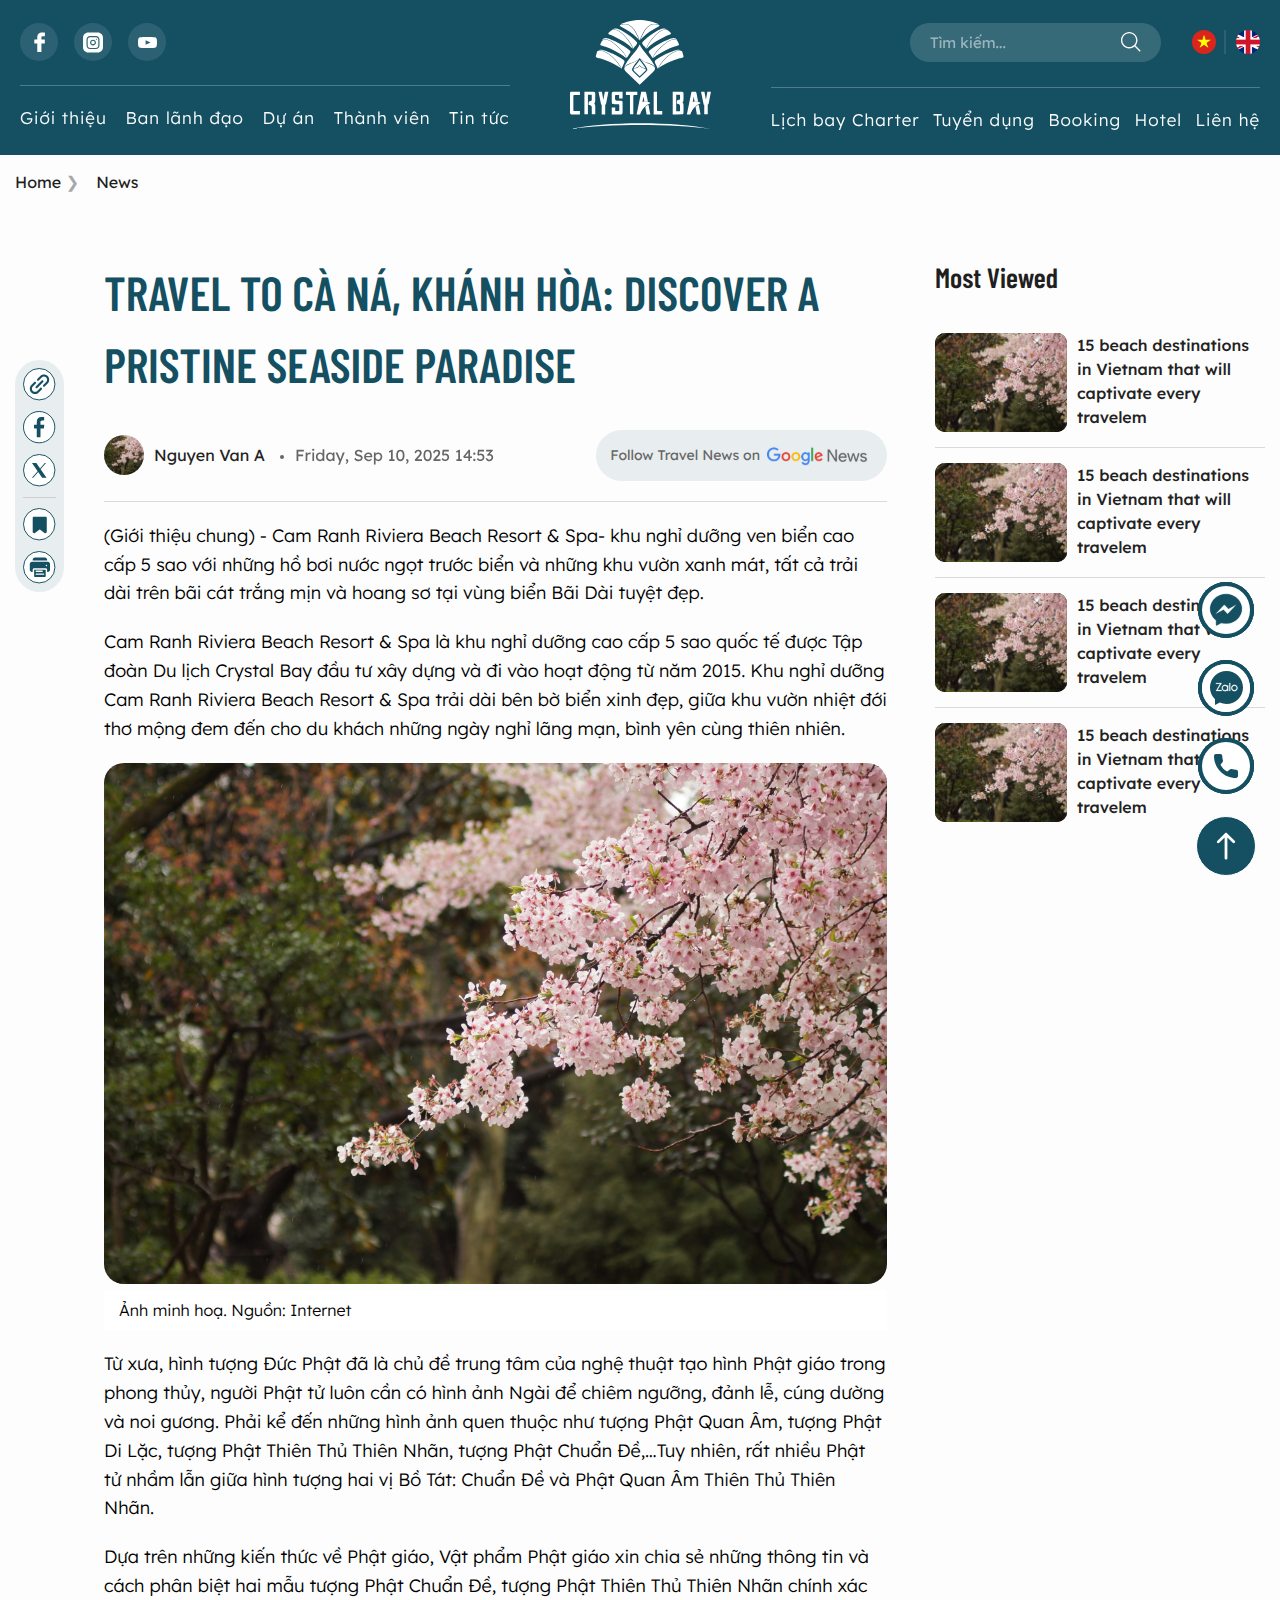
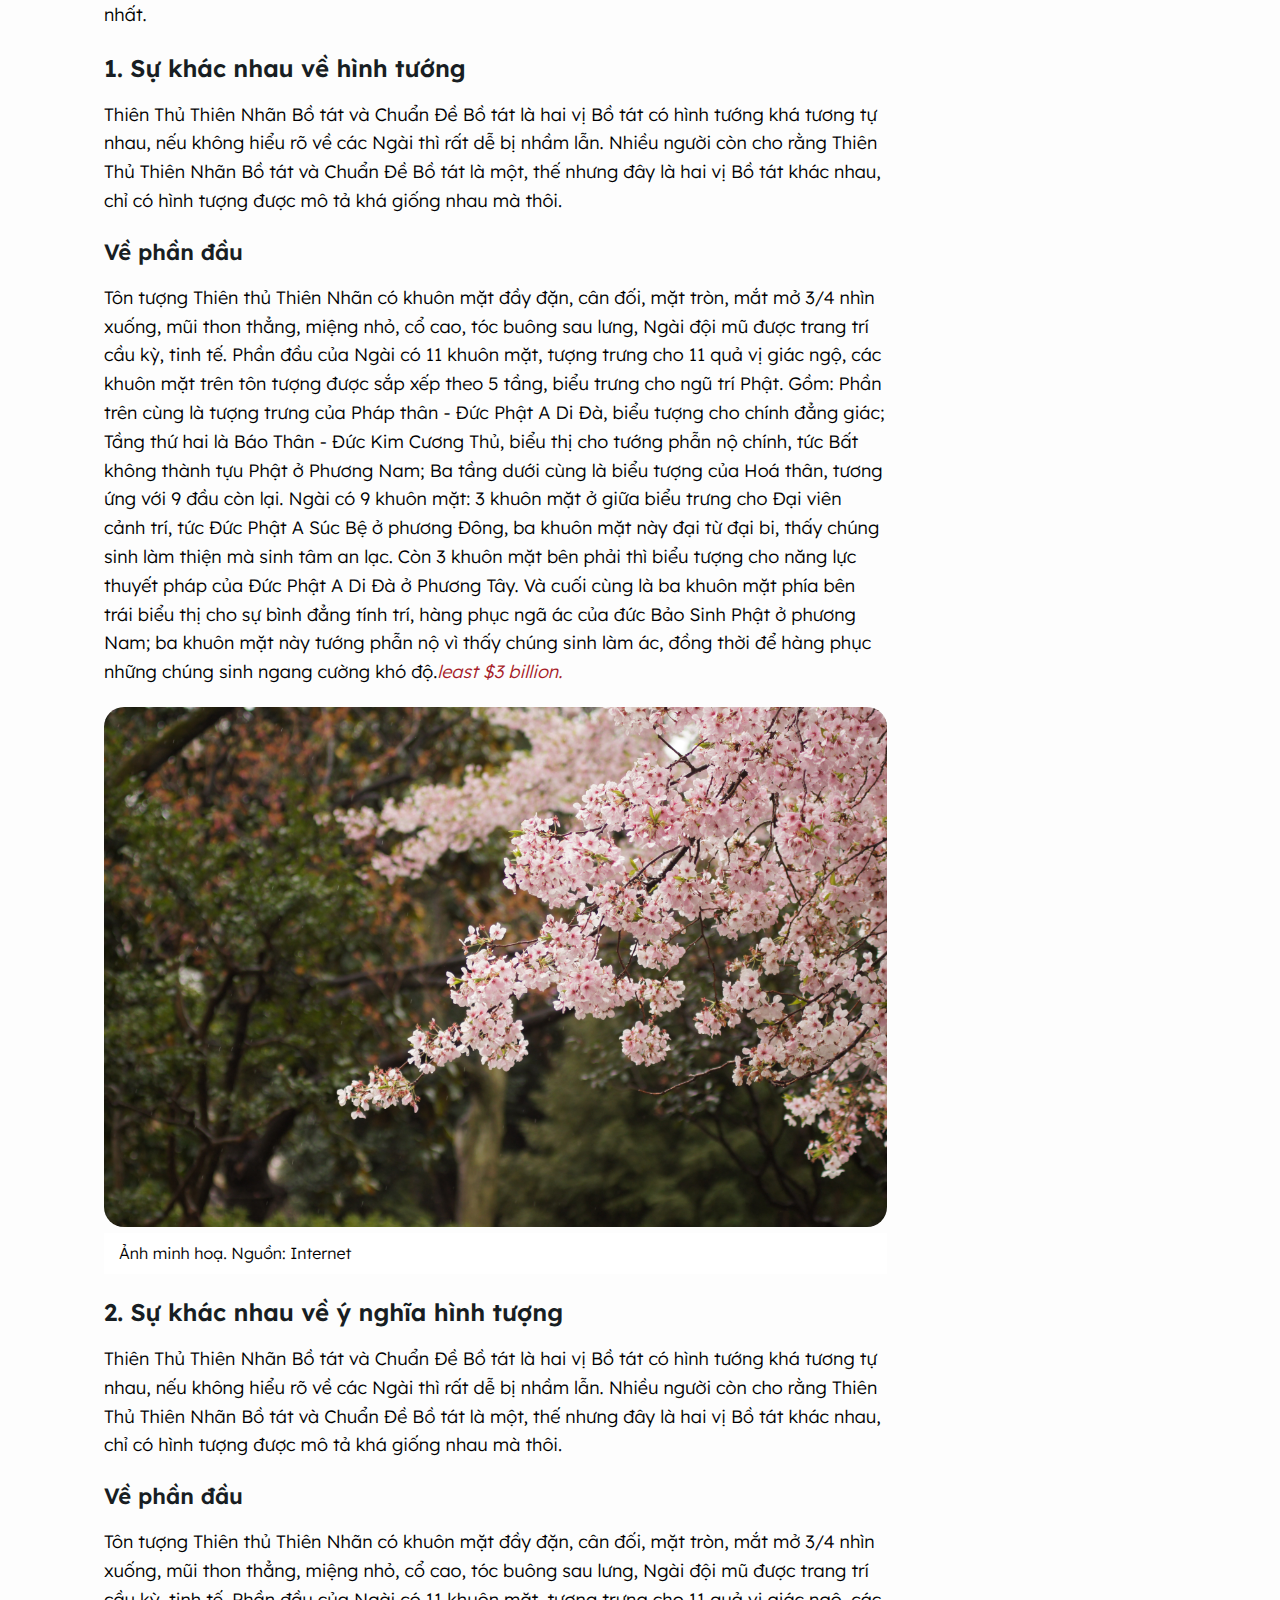
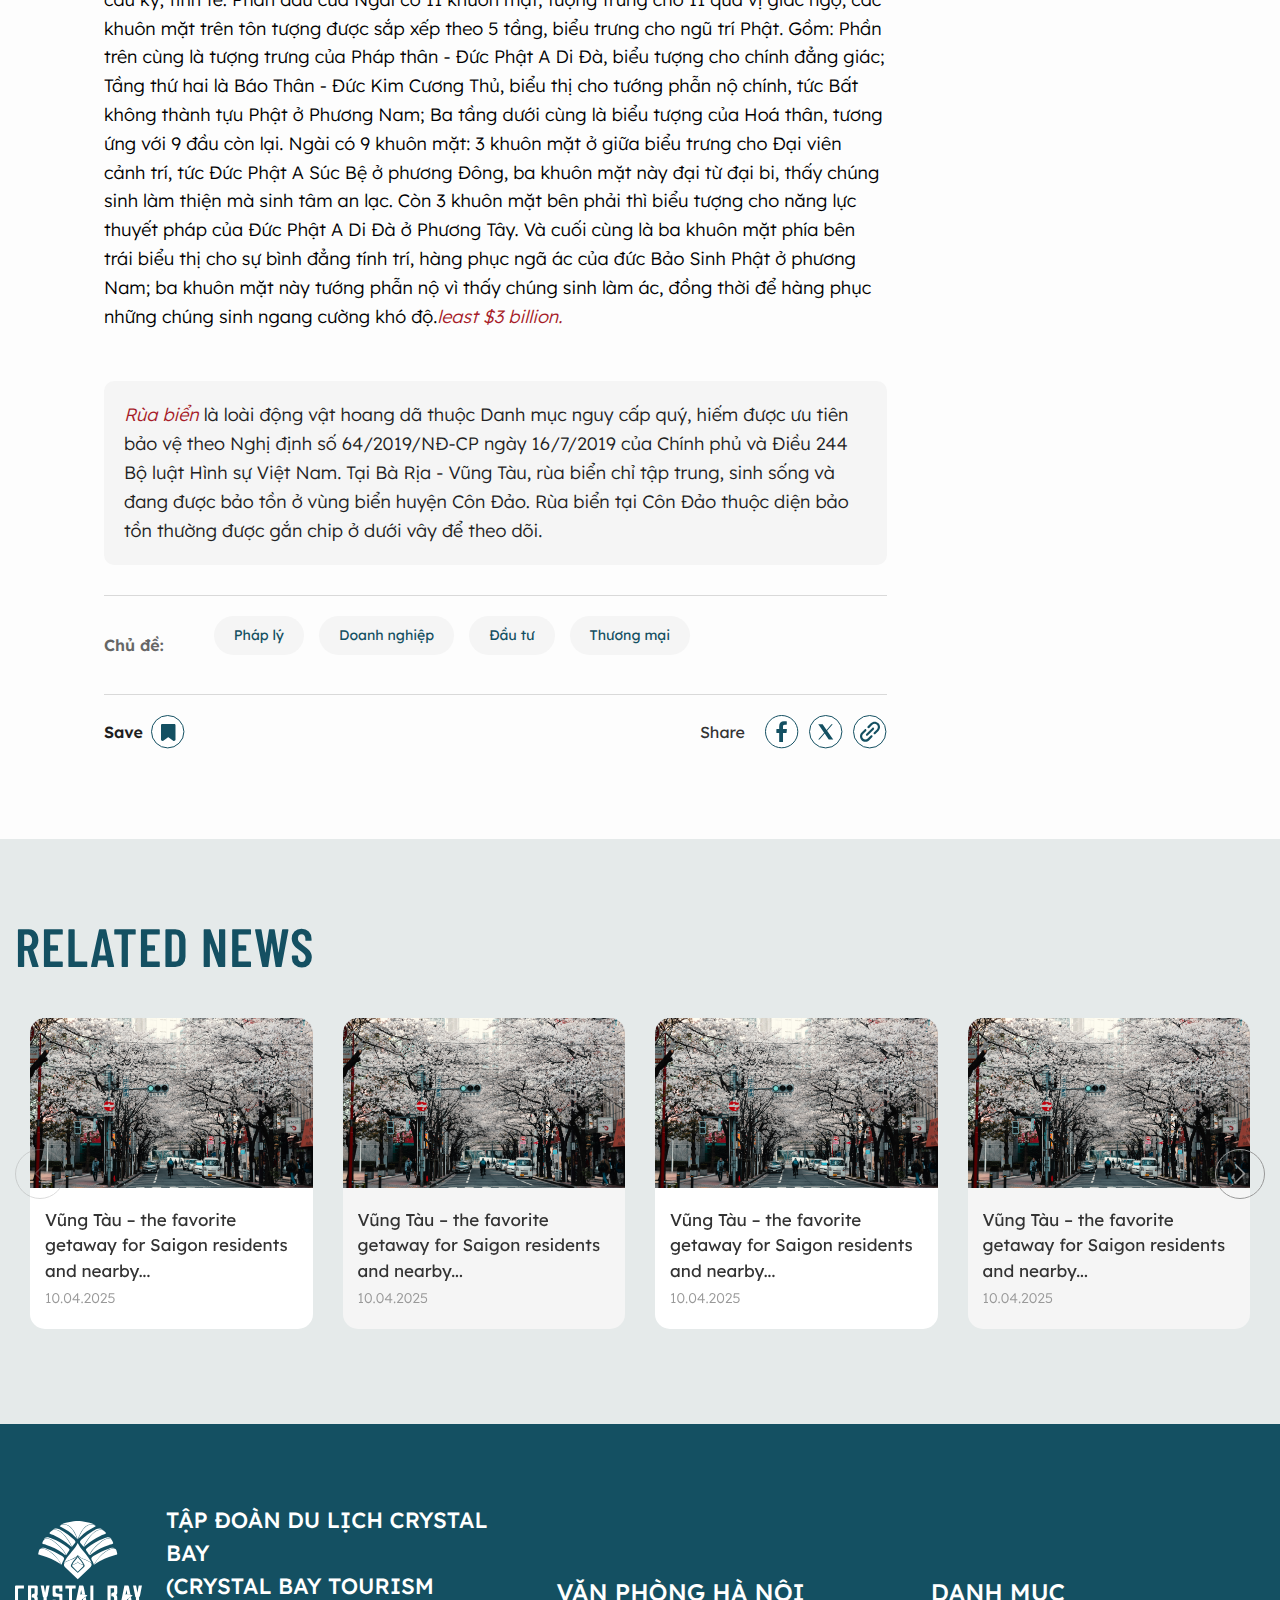
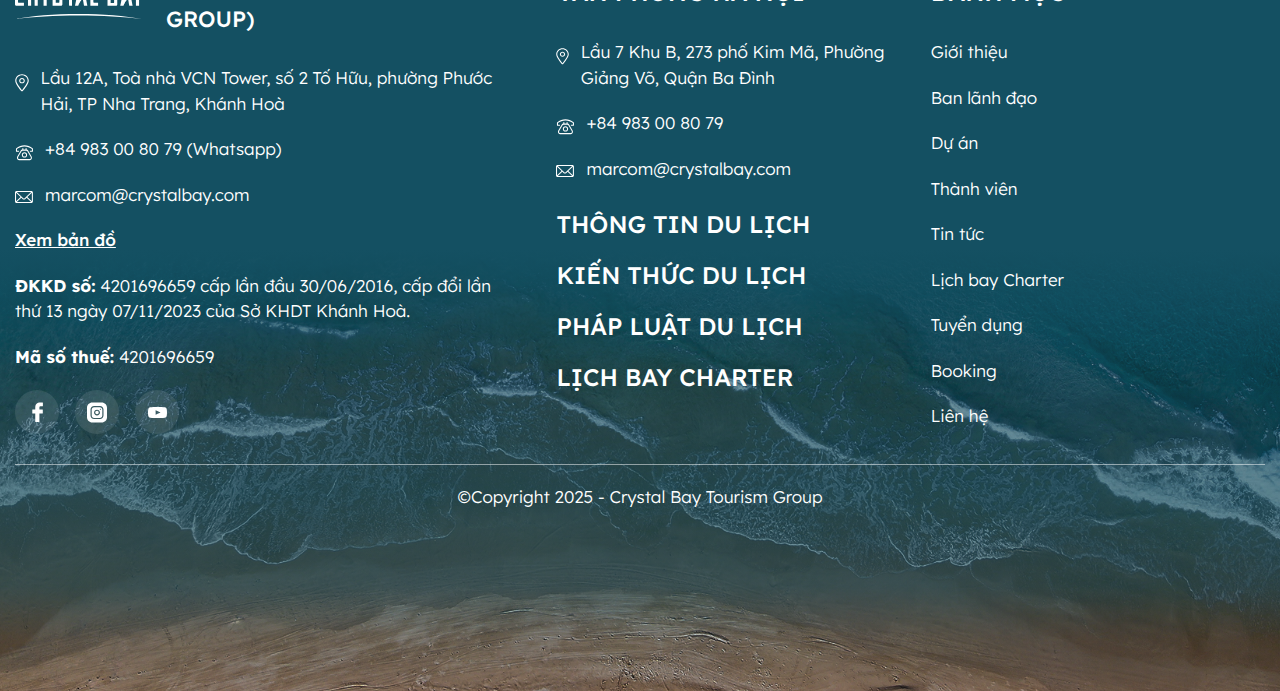
<file: detail-news.html>
<!DOCTYPE html>
<html lang="vi">
    <head>
        <meta charset="UTF-8" />
        <meta http-equiv="X-UA-Compatible" content="IE=edge" />
        <meta name="viewport" content="width=device-width, initial-scale=1.0" />
        <!-- favicon -->
        <link
            rel="apple-touch-icon"
            sizes="57x57"
            href="./images/favicon/apple-icon-57x57.png"
        />
        <link
            rel="apple-touch-icon"
            sizes="60x60"
            href="./images/favicon/apple-icon-60x60.png"
        />
        <link
            rel="apple-touch-icon"
            sizes="72x72"
            href="./images/favicon/apple-icon-72x72.png"
        />
        <link
            rel="apple-touch-icon"
            sizes="76x76"
            href="./images/favicon/apple-icon-76x76.png"
        />
        <link
            rel="apple-touch-icon"
            sizes="114x114"
            href="./images/favicon/apple-icon-114x114.png"
        />
        <link
            rel="apple-touch-icon"
            sizes="120x120"
            href="./images/favicon/apple-icon-120x120.png"
        />
        <link
            rel="apple-touch-icon"
            sizes="144x144"
            href="./images/favicon/apple-icon-144x144.png"
        />
        <link
            rel="apple-touch-icon"
            sizes="152x152"
            href="./images/favicon/apple-icon-152x152.png"
        />
        <link
            rel="apple-touch-icon"
            sizes="180x180"
            href="./images/favicon/apple-icon-180x180.png"
        />
        <link
            rel="icon"
            type="image/png"
            sizes="192x192"
            href="/android-icon-192x192.png"
        />
        <link
            rel="icon"
            type="image/png"
            sizes="32x32"
            href="./images/favicon/favicon-32x32.png"
        />
        <link
            rel="icon"
            type="image/png"
            sizes="96x96"
            href="./images/favicon/favicon-96x96.png"
        />
        <link
            rel="icon"
            type="image/png"
            sizes="16x16"
            href="./images/favicon/favicon-16x16.png"
        />
        <meta name="msapplication-TileColor" content="#ffffff" />
        <meta
            name="msapplication-TileImage"
            content="./images/favicon/ms-icon-144x144.png"
        />
        <meta name="theme-color" content="#ffffff" />
        <!-- end favicon -->
        <title>CRYSTALBAY</title>
        <link rel="preconnect" href="https://fonts.googleapis.com" />
        <link rel="preconnect" href="https://fonts.gstatic.com" crossorigin />
        <link
            href="https://fonts.googleapis.com/css2?family=Lexend+Deca:wght@300;400;500;600;700;800;900&family=Barlow+Condensed:ital,wght@0,100;0,200;0,300;0,400;0,500;0,600;0,700;0,800;0,900;1,100;1,200;1,300;1,400;1,500;1,600;1,700;1,800;1,900&display=swap"
            rel="stylesheet"
        />
        <link rel="stylesheet" href="./lib/swiper/swiper-bundle.min.css" />
        <link rel="stylesheet" href="./css/style.css" />
        <link rel="stylesheet" href="./css/responsive.css" />
        <script src="./lib/jquery/jquery.js"></script>
    </head>

    <body>
        <!-- header -->
        <header id="header" class="header header-2 relative js__header">
            <!-- pc -->
            <div  class="header-pc w-1410 d-2xl-flex d-lg-none items-center justify-between">
                <!-- left -->
                <div class="header-2__left flex-1">
                    <!-- top -->
                    <div class="top border-b-white-25 pb-24 mb-20">
                        <ul class="social-list-2 d-2xl-flex">
                            <!-- item -->
                            <li class="social-item-2">
                                <a href="#" class="social-link-2 social-link-2--fb">
                                    <img src="./images/icon/fb-w.svg" alt="">
                                </a>
                            </li>
                            <!-- end item -->
                            <!-- item -->
                            <li class="social-item-2">
                                <a href="#" class="social-link-2 social-link-2--insta">
                                    <img src="./images/icon/instagram-w.svg" alt="">
                                </a>
                            </li>
                            <!-- end item -->
                            <!-- item -->
                            <li class="social-item-2">
                                <a href="#" class="social-link-2 social-link-2--ytb">
                                    <img src="./images/icon/ytb-w.svg" alt="">
                                </a>
                            </li>
                            <!-- end item -->
                        </ul>
                    </div>
                    <!-- end top -->
                    <!-- bot -->
                    <div class="bot">
                        <!-- navbar -->
                        <ul class="navbar fs-17 fw-300 tracking-1px d-2xl-flex items-center justify-between text-white-fd flex-1">
                            <li class="navbar-item">
                                <a href="#" class="navbar-link">Giới thiệu</a>
                                <ul class="navbar-dropdown">
                                    <li class="navbar-dropdown__item">
                                        <a href="#">gioi thieu</a>
                                    </li>
                                    <li class="navbar-dropdown__item">
                                        <a href="#">gioi thieu</a>
                                    </li>
                                    <li class="navbar-dropdown__item">
                                        <a href="#">gioi thieu</a>
                                    </li>
                                    <li class="navbar-dropdown__item">
                                        <a href="#">gioi thieu</a>
                                    </li>
                                </ul>
                            </li>
                            <li class="navbar-item">
                                <a href="#" class="navbar-link">Ban lãnh đạo</a>
                                <ul class="navbar-dropdown">
                                    <li class="navbar-dropdown__item">
                                        <a href="#">gioi thieu</a>
                                    </li>
                                    <li class="navbar-dropdown__item">
                                        <a href="#">gioi thieu</a>
                                    </li>
                                    <li class="navbar-dropdown__item">
                                        <a href="#">gioi thieu</a>
                                    </li>
                                    <li class="navbar-dropdown__item">
                                        <a href="#">gioi thieu</a>
                                    </li>
                                </ul>
                            </li>
                            <li class="navbar-item">
                                <a href="#" class="navbar-link">Dự án</a>
                                <ul class="navbar-dropdown">
                                    <li class="navbar-dropdown__item">
                                        <a href="#">gioi thieu</a>
                                    </li>
                                    <li class="navbar-dropdown__item">
                                        <a href="#">gioi thieu</a>
                                    </li>
                                    <li class="navbar-dropdown__item">
                                        <a href="#">gioi thieu</a>
                                    </li>
                                    <li class="navbar-dropdown__item">
                                        <a href="#">gioi thieu</a>
                                    </li>
                                </ul>
                            </li>
                            <li class="navbar-item">
                                <a href="#" class="navbar-link">Thành viên</a>
                            </li>
                            <li class="navbar-item">
                                <a href="#" class="navbar-link">Tin tức</a>
                            </li>
                            
                        </ul>
                        <!-- end navbar -->
                    </div>
                    <!-- end bot -->
                </div>
                <!-- end left -->

                <!-- center -->
                <div class="header-2__center flex-0">
                      <!-- logo -->
                    <div class="logo">
                        <a href="#" class="logo-link">
                            <img
                                src="./images/icon/logo.svg"
                                class="logo-img"
                                alt=""
                            />
                        </a>
                    </div>
                    <!-- end logo -->
                </div>
                <!-- end center -->

                <!-- right -->
                <div class="header-2__right flex-1">
                    <!-- action -->
                    <div class="header-action d-2xl-flex items-center border-b-white-25 pb-24 mb-20">
                        <!-- search -->
                        <div class="header-search">
                            <form action="" class="header-search__form">
                                <input
                                    class="header-search__input"
                                    type="text"
                                    placeholder="Tìm kiếm..."
                                />
                                <button class="header-search__btn">
                                    <img src="./images/icon/search-w.svg" alt="" />
                                </button>
                            </form>
                        </div>
                        <!-- end search -->
                        <!-- language -->
                        <div class="language-2 d-2xl-flex items-center ml-30">
                            <div class="language-2__item">
                                <a href="#" class="language-2__link">
                                    <img src="./images/flag_1.png" alt="">
                                </a>
                            </div>
                            <div class="language-2__item">
                                <a href="#" class="language-2__link">
                                    <img src="./images/flag_2.png" alt="">
                                </a>
                            </div>
                        </div>
                        <!-- end language -->
                    </div>
                    <!-- end action -->

                    <!-- bot -->
                    <div class="bot">
                        <!-- navbar -->
                        <ul class="navbar fs-17 fw-300 tracking-1px d-2xl-flex items-center justify-between text-white-fd flex-1">
                            <li class="navbar-item">
                                <a href="#" class="navbar-link">Lịch bay Charter</a>
                                <ul class="navbar-dropdown">
                                    <li class="navbar-dropdown__item">
                                        <a href="#">gioi thieu</a>
                                    </li>
                                    <li class="navbar-dropdown__item">
                                        <a href="#">gioi thieu</a>
                                    </li>
                                    <li class="navbar-dropdown__item">
                                        <a href="#">gioi thieu</a>
                                    </li>
                                    <li class="navbar-dropdown__item">
                                        <a href="#">gioi thieu</a>
                                    </li>
                                </ul>
                            </li>
                            <li class="navbar-item">
                                <a href="#" class="navbar-link">Tuyển dụng</a>
                                <ul class="navbar-dropdown">
                                    <li class="navbar-dropdown__item">
                                        <a href="#">gioi thieu</a>
                                    </li>
                                    <li class="navbar-dropdown__item">
                                        <a href="#">gioi thieu</a>
                                    </li>
                                    <li class="navbar-dropdown__item">
                                        <a href="#">gioi thieu</a>
                                    </li>
                                    <li class="navbar-dropdown__item">
                                        <a href="#">gioi thieu</a>
                                    </li>
                                </ul>
                            </li>
                            <li class="navbar-item">
                                <a href="#" class="navbar-link">Booking</a>
                                <ul class="navbar-dropdown">
                                    <li class="navbar-dropdown__item">
                                        <a href="#">gioi thieu</a>
                                    </li>
                                    <li class="navbar-dropdown__item">
                                        <a href="#">gioi thieu</a>
                                    </li>
                                    <li class="navbar-dropdown__item">
                                        <a href="#">gioi thieu</a>
                                    </li>
                                    <li class="navbar-dropdown__item">
                                        <a href="#">gioi thieu</a>
                                    </li>
                                </ul>
                            </li>
                            <li class="navbar-item">
                                <a href="#" class="navbar-link">Hotel</a>
                            </li>
                            <li class="navbar-item">
                                <a href="#" class="navbar-link">Liên hệ</a>
                            </li>
                            
                        </ul>
                        <!-- end navbar -->
                    </div>
                    <!-- end bot -->
                </div>
                <!-- end right -->



             
            </div>
            <!-- end pc -->
            <!-- mb -->
            <div
                class="header-mb w-wrapper d-2xl-none d-lg-flex items-center justify-between"
            >
                <!-- left -->
                <div class="header-mb__left js__subMenuContainer">
                    <!-- icon -->
                    <div class="header-mb__leftIcon js__showSubMenu">
                        <img src="./images/icon/bar-cyan.svg" alt="" />
                    </div>
                    <!-- end icon -->
                    <!-- content -->
                    <div class="sub-menu js__subMenu">
                        <div class="sub-menu__content">
                            <!-- close -->
                            <div class="sub-menu__close js__closeSubMenu h-56 p-4 mb-8 d-2xl-flex items-center text-white">
                                <img src="./images/icon/close-2.svg" alt="">
                            </div>
                            <!-- end close -->

                            <div class="sub-menu__container">
                                <!-- list -->
                                <div class="sub-menu__list">
                                    <!-- item -->
                                    <div class="sub-menu__item">
                                        <!-- heading -->
                                        <div class="heading-sub d-2xl-flex items-center justify-between px-16 py-8 text-gray-33">
                                            <a href="#" class="heading-sub__title fs-17 fw-300">
                                                Movies
                                            </a>
                                            <div class="heading-sub__arrow js__dropDown">
                                                <img src="./images/icon/polyfon-cyan.svg" alt="">
                                            </div>
                                        </div>
                                        <!-- end heading -->

                                        <!-- sub menu list -->
                                        <ul class="list-sub js__listSubMenu" style="">
                                            <li class="item-sub">
                                                <a href="#" class="item-sub__link fs-14">Release Calender</a>
                                            </li>
                                            <li class="item-sub">
                                                <a href="#" class="item-sub__link fs-14">Release Calender</a>
                                            </li>
                                            <li class="item-sub">
                                                <a href="#" class="item-sub__link fs-14">Release Calender</a>
                                            </li>
                                            
                                        </ul>
                                        <!-- end sub menu list -->
                                    </div>
                                    <!-- end item -->
                                    <!-- item -->
                                    <div class="sub-menu__item">
                                        <!-- heading -->
                                        <div class="heading-sub d-2xl-flex items-center justify-between px-16 py-8 text-gray-33">
                                            <a href="#" class="heading-sub__title fs-17 fw-300">
                                                Movies
                                            </a>
                                            <div class="heading-sub__arrow js__dropDown">
                                                <img src="./images/icon/polyfon-cyan.svg" alt="">
                                            </div>
                                        </div>
                                        <!-- end heading -->

                                        <!-- sub menu list -->
                                        <ul class="list-sub js__listSubMenu" style="">
                                            <li class="item-sub">
                                                <a href="#" class="item-sub__link fs-14">Release Calender</a>
                                            </li>
                                            <li class="item-sub">
                                                <a href="#" class="item-sub__link fs-14">Release Calender</a>
                                            </li>
                                            <li class="item-sub">
                                                <a href="#" class="item-sub__link fs-14">Release Calender</a>
                                            </li>
                                            
                                        </ul>
                                        <!-- end sub menu list -->
                                    </div>
                                    <!-- end item -->
                                    <!-- item -->
                                    <div class="sub-menu__item">
                                        <!-- heading -->
                                        <div class="heading-sub d-2xl-flex items-center justify-between px-16 py-8 text-gray-33">
                                            <a href="#" class="heading-sub__title fs-17 fw-300">
                                                Movies
                                            </a>
                                            <div class="heading-sub__arrow js__dropDown">
                                                <img src="./images/icon/polyfon-cyan.svg" alt="">
                                            </div>
                                        </div>
                                        <!-- end heading -->

                                        <!-- sub menu list -->
                                        <ul class="list-sub js__listSubMenu" style="">
                                            <li class="item-sub">
                                                <a href="#" class="item-sub__link fs-14">Release Calender</a>
                                            </li>
                                            <li class="item-sub">
                                                <a href="#" class="item-sub__link fs-14">Release Calender</a>
                                            </li>
                                            <li class="item-sub">
                                                <a href="#" class="item-sub__link fs-14">Release Calender</a>
                                            </li>
                                            
                                        </ul>
                                        <!-- end sub menu list -->
                                    </div>
                                    <!-- end item -->
                                    
                                   
                                </div>
                                <!-- end list -->
                            </div>
                        </div>
                    </div>
                    <!-- end content -->
                </div>
                <!-- end left -->
                <!-- center -->
                <div class="header-mb__center">
                    <a href="#">
                        <img
                            src="./images/icon/logo.svg"
                            alt=""
                            class="header-mb__centerLogo"
                        />
                    </a>
                </div>
                <!-- end center -->
                <!-- right -->
                <div class="header-mb__right">
                    <div class="header-mb__rightIcon d-2xl-flex items-center">
                        <!-- search -->
                        <div class="header-mb__rightIconSearchContainer">
                            <div class="header-mb__rightIconSearch js__searchMb">
                                <img
                                    src="./images/icon/search-w-2.svg"
                                    alt="" class="icon-20"
                                />
                            </div>
                            <div class="header-search-mb__form h-60 w-full js__formSearchMb shadow">
                                <form action="" class="w-full h-full">
                                    <div class="relative w-full h-full">
                                        <input type="text" class="header-search-input w-full h-full p-8 fs-16 js__focusSearchMb" placeholder="Search...">
                                        <div class="header-search-btn btn absolute h-full js__closeSearchMb">
                                            <img src="./images/icon/close-gray.svg" alt="">
                                        </div>
                                    </div>
                                </form>
                            </div>
                        </div>
                        <!-- end search -->
                        <!-- language -->
                        <div class="header-mb__rightIconLanguageContainer">
                            <div class="language-mb fs-14 js__languageContainer text-white font-arial fw-700">
                                <div class="language-default d-2xl-flex items-center js__languageDefault">
                                    <div class="language-default__item d-2xl-flex items-center mr-4 js__languageDefaultText">
                                        <span class="language-text d-2xl-inline mr-4">Vn</span>
                                        <img src="./images/flag_1.png" class="language-img" alt="">
                                    </div>
                                    <div class="language-down">
                                        <img src="./images/icon/polyfon-gray.svg" alt="">
                                    </div>
                                </div>
                                <div class="language-list">
                                    <!-- item -->
                                    <div class="language-item d-2xl-flex items-center js__languageItem">
                                        <span class="language-text d-2xl-inline mr-4">En</span>
                                        <img src="./images/flag_2.png" class="language-img" alt="">
                                    </div>
                                    <!-- end item -->
                                    <!-- item -->
                                    <div class="language-item d-2xl-flex items-center js__languageItem">
                                        <span class="language-text d-2xl-inline mr-4">Vi</span>
                                        <img src="./images/flag_1.png" class="language-img" alt="">
                                    </div>
                                    <!-- end item -->
                                </div>
                                <div class="overlay js__overlay"></div>
                            </div>
                            
                        </div>
                        <!-- end language -->
                    </div>
                </div>
                <!-- end right -->
            </div>
            <!-- end mb -->
        </header>
        <!-- end header -->
        <!-- main -->
        <main id="main" class="main">
            

            <!-- breadcrumb -->
            <div class="u-breadcrumb px-15">
                <div class="u-breadcrumb-container w-1410 d-2xl-flex items-center h-full w-full">
                    <!-- item -->
                    <div class="u-breadcrumb-item fs-16 h-full d-2xl-flex items-center">
                        <a href="/" class="u-breadcrumb-link">Home</a>
                    </div>
                    <!-- end item -->
                    <!-- item -->
                    <div class="u-breadcrumb-item fs-16 h-full d-2xl-flex items-center">
                        <a href="#" class="u-breadcrumb-link">News</a>
                    </div>
                    <!-- end item -->
                    
                </div>
            </div>
            <!-- end breadcrumb -->

            <!-- detail news primary -->
            <section class="u-detail-primary relative z-20 px-15">
                <div class="u-detail-primary__container u-block-primary d-2xl-flex  w-1410 relative z-20 py-50 py-md-30">
                    <!-- left -->
                    <div class="u-detail-primary__left u-block-primary__left border-r-e5 pr-24 mr-24">

                        <!-- detail box first -->
                        <div class="u-detail-box-first d-2xl-flex mb-20">
                            <!-- share detail -->
                            <div class="u-share-detail flex-0 relative d-2xl-block d-md-none">
                                <div class="share-detail__container">
                                    <ul class="share-detail__list">
                                        <li class="share-detail__item">
                                            <a href="#" class="share-detail__link">
                                                <img src="./images/icon/link-cyan.svg" alt="">
                                            </a>
                                        </li>
                                        <li class="share-detail__item">
                                            <a href="#" class="share-detail__link">
                                                <img src="./images/icon/fb-cyan.svg" alt="">
                                            </a>
                                        </li>
                                        <li class="share-detail__item">
                                            <a href="#" class="share-detail__link">
                                                <img src="./images/icon/x-cyan.svg" alt="">
                                            </a>
                                        </li>
                                        <li class="share-detail__item share-detail__item--bookmark">
                                            <a href="#" class="share-detail__link">
                                                <img src="./images/icon/bookmark-cyan.svg" alt="">
                                            </a>
                                        </li>
                                        <li class="share-detail__item">
                                            <a href="#" class="share-detail__link">
                                                <img src="./images/icon/print-cyan.svg" alt="">
                                            </a>
                                        </li>
                                        
                                    </ul>
                                </div>
                            </div>
                            <!-- end share detail -->
                            
                            <!-- detail content-->
                            <div class="u-detail-content flex-1 pl-40">
                                <!-- detail title -->
                                <h1 class="u-detail-title font-barlow uppercase">
                                    Travel to Cà Ná, Khánh Hòa: Discover a pristine seaside paradise
                                </h1>
                                <!-- end detail title -->

                                <!-- action -->
                                <div class="u-detail-action d-2xl-flex d-md-block items-center justify-between">
                                    <!-- left -->
                                    <div class="detail-action__left d-2xl-flex items-center">
                                        <!-- author -->
                                        <div class="detail-author d-2xl-flex items-center mr-15">
                                            <!-- img -->
                                            <div class="detail-author__img flex-0">
                                                <a href="#" class="">
                                                    <img src="./images/2.jpg" alt="">
                                                </a>
                                            </div>
                                            <!-- end img -->

                                            <!-- name -->
                                            <div class="detail-author__name flex-1 pl-10 fs-16 text-gray-22">
                                                <a href="#">Nguyen Van A</a>
                                            </div>
                                            <!-- end name -->
                                        </div>
                                        <!-- end author -->
                                        <!-- timme -->
                                        <div class="time fs-16 text-gray-66">
                                            <span class="time-text">Friday, Sep 10, 2025 14:53</span>
                                        </div>
                                        <!-- end timme -->

                                    </div>
                                    <!-- end left -->
                                    <!-- right -->
                                    <div class="detail-action__right">
                                        <a href="" class="detail-action__right-link d-2xl-flex items-center">
                                            <span class="detail-action__right-text fs-14 text-gray-66">Follow Travel News on</span>
                                            <div class="detail-action__right-img">
                                                <img src="./images/icon/Google_News_1.svg" alt="">
                                            </div>
                                        </a>
                                    </div>
                                    <!-- end right -->


                                </div>
                                <!-- end action -->

                                <!-- detail sapo -->
                                <div class="u-detail-sapo">
                                   <p>(Giới thiệu chung) - Cam Ranh Riviera Beach Resort & Spa- khu nghỉ dưỡng ven biển cao cấp 5 sao với những hồ bơi nước ngọt trước biển và những khu vườn xanh mát, tất cả trải dài trên bãi cát trắng mịn và hoang sơ tại vùng biển Bãi Dài tuyệt đẹp.</p>
                                   <p>Cam Ranh Riviera Beach Resort & Spa là khu nghỉ dưỡng cao cấp 5 sao quốc tế được Tập đoàn Du lịch Crystal Bay đầu tư xây dựng và đi vào hoạt động từ năm 2015. Khu nghỉ dưỡng Cam Ranh Riviera Beach Resort & Spa trải dài bên bờ biển xinh đẹp, giữa khu vườn nhiệt đới thơ mộng đem đến cho du khách những ngày nghỉ lãng mạn, bình yên cùng thiên nhiên.</p>
                                </div>
                                <!-- end detail sapo -->
                                <div id="explus-editor">
                                    <figure class="expNoEdit">
                                        <a data-fancybox="gallery" href="./images/2.jpg" data-caption="VNG từng dự kiến IPO tại Mỹ. Ảnh Vneconomy">
                                            <img src="./images/2.jpg" alt="">
                                          </a>
                                          <figcaption>
                                            <h2 class="expEdit">
                                                Ảnh minh hoạ. Nguồn: Internet
                                            </h2>
                                        </figcaption>
                                    </figure>
                                    <p>Từ xưa, hình tượng Đức Phật đã là chủ đề trung tâm của nghệ thuật tạo hình Phật giáo trong phong thủy, người Phật tử luôn cần có hình ảnh Ngài để chiêm ngưỡng, đảnh lễ, cúng dường và noi gương. Phải kể đến những hình ảnh quen thuộc như tượng Phật Quan Âm, tượng Phật Di Lặc, tượng Phật Thiên Thủ Thiên Nhãn, tượng Phật Chuẩn Đề,…Tuy nhiên, rất nhiều Phật tử nhầm lẫn giữa hình tượng hai vị Bồ Tát: Chuẩn Đề và Phật Quan Âm Thiên Thủ Thiên Nhãn.</p>
                                    <p >Dựa trên những kiến thức về Phật giáo, Vật phẩm Phật giáo xin chia sẻ những thông tin và cách phân biệt hai mẫu tượng Phật Chuẩn Đề, tượng Phật Thiên Thủ Thiên Nhãn chính xác nhất.</p>
                                    <h2>1. Sự khác nhau về hình tướng</h2>
                                    <p > Thiên Thủ Thiên Nhãn Bồ tát và Chuẩn Đề Bồ tát là hai vị Bồ tát có hình tướng khá tương tự nhau, nếu không hiểu rõ về các Ngài thì rất dễ bị nhầm lẫn. Nhiều người còn cho rằng Thiên Thủ Thiên Nhãn Bồ tát và Chuẩn Đề Bồ tát là một, thế nhưng đây là hai vị Bồ tát khác nhau, chỉ có hình tượng được mô tả khá giống nhau mà thôi.</p>
                                    <h3>Về phần đầu</h3>
                                    <p >Tôn tượng Thiên thủ Thiên Nhãn có khuôn mặt đầy đặn, cân đối, mặt tròn, mắt mở 3/4 nhìn xuống, mũi thon thẳng, miệng nhỏ, cổ cao, tóc buông sau lưng, Ngài đội mũ được trang trí cầu kỳ, tinh tế. Phần đầu của Ngài có 11 khuôn mặt, tượng trưng cho 11 quả vị giác ngộ, các khuôn mặt trên tôn tượng được sắp xếp theo 5 tầng, biểu trưng cho ngũ trí Phật. Gồm: Phần trên cùng là tượng trưng của Pháp thân - Đức Phật A Di Đà, biểu tượng cho chính đẳng giác; Tầng thứ hai là Báo Thân - Đức Kim Cương Thủ, biểu thị cho tướng phẫn nộ chính, tức Bất không thành tựu Phật ở Phương Nam; Ba tầng dưới cùng là biểu tượng của Hoá thân, tương ứng với 9 đầu còn lại. Ngài có 9 khuôn mặt: 3 khuôn mặt ở giữa biểu trưng cho Đại viên cảnh trí, tức Đức Phật A Súc Bệ ở phương Đông, ba khuôn mặt này đại từ đại bi, thấy chúng sinh làm thiện mà sinh tâm an lạc. Còn 3 khuôn mặt bên phải thì biểu tượng cho năng lực thuyết pháp của Đức Phật A Di Đà ở Phương Tây. Và cuối cùng là ba khuôn mặt phía bên trái biểu thị cho sự bình đẳng tính trí, hàng phục ngã ác của đức Bảo Sinh Phật ở phương Nam; ba khuôn mặt này tướng phẫn nộ vì thấy chúng sinh làm ác, đồng thời để hàng phục những chúng sinh ngang cường khó độ.<a href="#">least $3 billion.</a></p>
                                    <figure class="expNoEdit">
                                        <a data-fancybox="gallery" href="./images/2.jpg" data-caption="VNG từng dự kiến IPO tại Mỹ. Ảnh Vneconomy">
                                            <img src="./images/2.jpg" alt="">
                                          </a>
                                          <figcaption>
                                            <h2 class="expEdit">
                                                Ảnh minh hoạ. Nguồn: Internet
                                            </h2>
                                        </figcaption>
                                    </figure>
                                    <h2>2. Sự khác nhau về ý nghĩa hình tượng</h2>
                                    <p > Thiên Thủ Thiên Nhãn Bồ tát và Chuẩn Đề Bồ tát là hai vị Bồ tát có hình tướng khá tương tự nhau, nếu không hiểu rõ về các Ngài thì rất dễ bị nhầm lẫn. Nhiều người còn cho rằng Thiên Thủ Thiên Nhãn Bồ tát và Chuẩn Đề Bồ tát là một, thế nhưng đây là hai vị Bồ tát khác nhau, chỉ có hình tượng được mô tả khá giống nhau mà thôi.</p>
                                    <h3>Về phần đầu</h3>
                                    <p >Tôn tượng Thiên thủ Thiên Nhãn có khuôn mặt đầy đặn, cân đối, mặt tròn, mắt mở 3/4 nhìn xuống, mũi thon thẳng, miệng nhỏ, cổ cao, tóc buông sau lưng, Ngài đội mũ được trang trí cầu kỳ, tinh tế. Phần đầu của Ngài có 11 khuôn mặt, tượng trưng cho 11 quả vị giác ngộ, các khuôn mặt trên tôn tượng được sắp xếp theo 5 tầng, biểu trưng cho ngũ trí Phật. Gồm: Phần trên cùng là tượng trưng của Pháp thân - Đức Phật A Di Đà, biểu tượng cho chính đẳng giác; Tầng thứ hai là Báo Thân - Đức Kim Cương Thủ, biểu thị cho tướng phẫn nộ chính, tức Bất không thành tựu Phật ở Phương Nam; Ba tầng dưới cùng là biểu tượng của Hoá thân, tương ứng với 9 đầu còn lại. Ngài có 9 khuôn mặt: 3 khuôn mặt ở giữa biểu trưng cho Đại viên cảnh trí, tức Đức Phật A Súc Bệ ở phương Đông, ba khuôn mặt này đại từ đại bi, thấy chúng sinh làm thiện mà sinh tâm an lạc. Còn 3 khuôn mặt bên phải thì biểu tượng cho năng lực thuyết pháp của Đức Phật A Di Đà ở Phương Tây. Và cuối cùng là ba khuôn mặt phía bên trái biểu thị cho sự bình đẳng tính trí, hàng phục ngã ác của đức Bảo Sinh Phật ở phương Nam; ba khuôn mặt này tướng phẫn nộ vì thấy chúng sinh làm ác, đồng thời để hàng phục những chúng sinh ngang cường khó độ.<a href="#">least $3 billion.</a></p>
                                    
                                    
                                    <blockquote class="expNoEdit">
                                        <div class="bl expEdit">
                                            <p >
                                                <a class="autotag" href="#" target="_blank" rel="follow noopener">Rùa biển</a>
                                                là loài động vật hoang dã thuộc Danh
                                                mục nguy cấp quý, hiếm được ưu tiên
                                                bảo vệ theo Nghị định số
                                                64/2019/NĐ-CP ngày 16/7/2019 của
                                                Chính phủ và Điều 244 Bộ luật Hình
                                                sự Việt Nam. Tại Bà Rịa - Vũng Tàu,
                                                rùa biển chỉ tập trung, sinh sống và
                                                đang được bảo tồn ở vùng biển huyện
                                                Côn Đảo. Rùa biển tại Côn Đảo thuộc
                                                diện bảo tồn thường được gắn chip ở
                                                dưới vây để theo dõi.
                                            </p>
                                        </div>
                                    </blockquote>

                                </div>

                                <!-- tag -->
                                <div class="u-detail-tags d-2xl-flex items-center py-20">
                                    <h3 class="tags-title flex-0 fs-16 text-gray-66 mr-20">Chủ đề:</h3>
                                    <ul class="tags-list flex-1 d-2xl-flex items-center flex-wrap">
                                        <li class="tag-item">
                                            <a href="#" class="tag-link">Pháp lý</a>
                                        </li>
                                        <li class="tag-item">
                                            <a href="#" class="tag-link">Doanh nghiệp</a>
                                        </li>
                                        <li class="tag-item">
                                            <a href="#" class="tag-link">Đầu tư</a>
                                        </li>
                                        <li class="tag-item">
                                            <a href="#" class="tag-link">Thương mại</a>
                                        </li>
                                    </ul>
                                </div>
                                <!-- end tag -->

                                <!-- action secondary -->
                                <div class="u-detail-action-secondary d-2xl-flex items-center justify-between flex-wrap gap-20 py-20">
                                    <!-- bookmark -->
                                    <div class="bookmark d-2xl-flex items-center cursor">
                                        <span class="bookmark-text fw-17 fw-600 pr-8">Save</span>
                                        <div class="bookmark-icon flex-0">
                                            <img src="./images/icon/bookmark-cyan.svg" alt="">
                                        </div>
                                    </div>
                                    <!-- end bookmark -->

                                    <!-- social  -->
                                    <div class="social-secondary d-2xl-flex items-center">
                                        <span class="fs-16 text-gray-33 d-2xl-inline-block">Share</span>
                                        <ul class="social d-2xl-flex items-center ml-10">
                                            <li class="social-item">
                                                <a href="#" class="social-link"><img src="./images/icon/fb-cyan.svg" alt=""></a>
                                            </li>
                                            <li class="social-item">
                                                <a href="#" class="social-link"><img src="./images/icon/x-cyan.svg" alt=""></a>
                                            </li>
                                            <li class="social-item">
                                                <a href="#" class="social-link"><img src="./images/icon/link-cyan.svg" alt=""></a>
                                            </li>
                                        </ul>
                                    </div>
                                    <!-- end social  -->
                                </div>
                                <!-- end action secondary -->
                            </div>
                            <!-- end detail content-->
                            
                        </div>
                        <!-- end detail box first -->


                    </div>
                    <!-- end left -->
                    <!-- right -->
                    <div class="u-detail-primary__right u-block-primary__right">
                        <!-- most view -->
                        <div class="u-most-view">
                            <h2 class="u-most-view__title fs-28 fw-600 mb-20 font-barlow">Most Viewed</h2>

                            <div class="articles">
                                <!-- article -->
                                <div class="article d-2xl-flex py-15 border-b-d9">
                                    <!-- img -->
                                    <div class="article-img flex-0 w-40 relative">
                                        <a href="#" class="ratio-4x3 bg-black over-hidden border-10">
                                            <img loading="lazy" class="img" src="./images/2.jpg" width="" height="" alt="">
                                        </a>
                                    </div>
                                    <!-- end img -->
                                    <!-- content -->
                                    <div class="article-content flex-1 pl-10">
                                        <h3 class="article-title fs-16 fw-500 text-gray-22">
                                            <a href="#">15 beach destinations in Vietnam that will captivate every travelem</a>
                                        </h3>
                                        
                                    </div>
                                    <!-- end content -->
                                </div>
                                <!-- end article -->
                                <!-- article -->
                                <div class="article d-2xl-flex py-15 border-b-d9">
                                    <!-- img -->
                                    <div class="article-img flex-0 w-40 relative">
                                        <a href="#" class="ratio-4x3 bg-black over-hidden border-10">
                                            <img loading="lazy" class="img" src="./images/2.jpg" width="" height="" alt="">
                                        </a>
                                    </div>
                                    <!-- end img -->
                                    <!-- content -->
                                    <div class="article-content flex-1 pl-10">
                                        <h3 class="article-title fs-16 fw-500 text-gray-22">
                                            <a href="#">15 beach destinations in Vietnam that will captivate every travelem</a>
                                        </h3>
                                        
                                    </div>
                                    <!-- end content -->
                                </div>
                                <!-- end article -->
                                <!-- article -->
                                <div class="article d-2xl-flex py-15 border-b-d9">
                                    <!-- img -->
                                    <div class="article-img flex-0 w-40 relative">
                                        <a href="#" class="ratio-4x3 bg-black over-hidden border-10">
                                            <img loading="lazy" class="img" src="./images/2.jpg" width="" height="" alt="">
                                        </a>
                                    </div>
                                    <!-- end img -->
                                    <!-- content -->
                                    <div class="article-content flex-1 pl-10">
                                        <h3 class="article-title fs-16 fw-500 text-gray-22">
                                            <a href="#">15 beach destinations in Vietnam that will captivate every travelem</a>
                                        </h3>
                                        
                                    </div>
                                    <!-- end content -->
                                </div>
                                <!-- end article -->
                                <!-- article -->
                                <div class="article d-2xl-flex py-15 border-b-d9">
                                    <!-- img -->
                                    <div class="article-img flex-0 w-40 relative">
                                        <a href="#" class="ratio-4x3 bg-black over-hidden border-10">
                                            <img loading="lazy" class="img" src="./images/2.jpg" width="" height="" alt="">
                                        </a>
                                    </div>
                                    <!-- end img -->
                                    <!-- content -->
                                    <div class="article-content flex-1 pl-10">
                                        <h3 class="article-title fs-16 fw-500 text-gray-22">
                                            <a href="#">15 beach destinations in Vietnam that will captivate every travelem</a>
                                        </h3>
                                        
                                    </div>
                                    <!-- end content -->
                                </div>
                                <!-- end article -->
                               
                            </div>
                        </div>
                        <!-- end most view -->

                    </div>
                    <!-- end right -->
                </div>
            </section>
            <!-- end detail news primary -->

            <!-- septenary -->
            <section class="u-detail-news-secondary relative z-20 overflow-hidden bg-gray-e5 px-15">
                <!-- container -->
                <div class="u-detail-news-secondary__container relative z-20 py-80 py-md-40 w-1440">
                    <!-- heading -->
                    <div class="u-news-secondary__heading d-2xl-flex items-center justify-between w-full">
                        <h2 class="heading-primary-2 fs-54 fw-600 relative z-10 tracking-1px text-green-145 uppercase lh-54 font-barlow">Related News</h2>
                        
                    </div>
                    <!-- end heading -->

                    <!-- slide pc-->
                    <div class="u-detail-news-secondary__slide d-md-none mt-30 js__swiperFourContainer arrow-slide-secondary relative z-10 same-height">
                        <div class="swiper js__swiperFour p-15">
                            <div class="swiper-wrapper">
                                <!-- slide -->
                                <div class="swiper-slide">
                                    <div class="article relative over-hidden bg-white border-15 w-full">
                                        <!-- img  -->
                                        <div class="article-img">
                                            <a href="#" class="ratio-15x9 article-inner">
                                                <img loading="lazy" class="article-inner__img" src="./images/3.jpg" width="" height="" alt="">
                                            </a>
                                        </div>
                                        
                                        <!-- end img -->
            
                                        <!-- content -->
                                        <div class="article-content py-20 px-15">
                                            <h3 class="article-title fs-17 text-gray-33 fw-400">
                                                <a href="#">Vũng Tàu – the favorite getaway for Saigon residents and nearby...</a>
                                            </h3>
                                            <div class="article-time fs-14 text-gray-99 mt-4 fw-300">
                                                <span>10.04.2025</span>
                                            </div>
                                        </div>
                                        <!-- end content -->
                                    </div>
                                </div>
                                <!-- end slide -->
                                <!-- slide -->
                                <div class="swiper-slide">
                                    <div class="article relative over-hidden bg-white border-15 w-full">
                                        <!-- img  -->
                                        <div class="article-img">
                                            <a href="#" class="ratio-15x9 article-inner">
                                                <img loading="lazy" class="article-inner__img" src="./images/3.jpg" width="" height="" alt="">
                                            </a>
                                        </div>
                                        
                                        <!-- end img -->
            
                                        <!-- content -->
                                        <div class="article-content py-20 px-15">
                                            <h3 class="article-title fs-17 text-gray-33 fw-400">
                                                <a href="#">Vũng Tàu – the favorite getaway for Saigon residents and nearby...</a>
                                            </h3>
                                            <div class="article-time fs-14 text-gray-99 mt-4 fw-300">
                                                <span>10.04.2025</span>
                                            </div>
                                        </div>
                                        <!-- end content -->
                                    </div>
                                </div>
                                <!-- end slide -->
                                <!-- slide -->
                                <div class="swiper-slide">
                                    <div class="article relative over-hidden bg-white border-15 w-full">
                                        <!-- img  -->
                                        <div class="article-img">
                                            <a href="#" class="ratio-15x9 article-inner">
                                                <img loading="lazy" class="article-inner__img" src="./images/3.jpg" width="" height="" alt="">
                                            </a>
                                        </div>
                                        
                                        <!-- end img -->
            
                                        <!-- content -->
                                        <div class="article-content py-20 px-15">
                                            <h3 class="article-title fs-17 text-gray-33 fw-400">
                                                <a href="#">Vũng Tàu – the favorite getaway for Saigon residents and nearby...</a>
                                            </h3>
                                            <div class="article-time fs-14 text-gray-99 mt-4 fw-300">
                                                <span>10.04.2025</span>
                                            </div>
                                        </div>
                                        <!-- end content -->
                                    </div>
                                </div>
                                <!-- end slide -->
                                <!-- slide -->
                                <div class="swiper-slide">
                                    <div class="article relative over-hidden bg-white border-15 w-full">
                                        <!-- img  -->
                                        <div class="article-img">
                                            <a href="#" class="ratio-15x9 article-inner">
                                                <img loading="lazy" class="article-inner__img" src="./images/3.jpg" width="" height="" alt="">
                                            </a>
                                        </div>
                                        
                                        <!-- end img -->
            
                                        <!-- content -->
                                        <div class="article-content py-20 px-15">
                                            <h3 class="article-title fs-17 text-gray-33 fw-400">
                                                <a href="#">Vũng Tàu – the favorite getaway for Saigon residents and nearby...</a>
                                            </h3>
                                            <div class="article-time fs-14 text-gray-99 mt-4 fw-300">
                                                <span>10.04.2025</span>
                                            </div>
                                        </div>
                                        <!-- end content -->
                                    </div>
                                </div>
                                <!-- end slide -->
                                <!-- slide -->
                                <div class="swiper-slide">
                                    <div class="article relative over-hidden bg-white border-15 w-full">
                                        <!-- img  -->
                                        <div class="article-img">
                                            <a href="#" class="ratio-15x9 article-inner">
                                                <img loading="lazy" class="article-inner__img" src="./images/3.jpg" width="" height="" alt="">
                                            </a>
                                        </div>
                                        
                                        <!-- end img -->
            
                                        <!-- content -->
                                        <div class="article-content py-20 px-15">
                                            <h3 class="article-title fs-17 text-gray-33 fw-400">
                                                <a href="#">Vũng Tàu – the favorite getaway for Saigon residents and nearby...</a>
                                            </h3>
                                            <div class="article-time fs-14 text-gray-99 mt-4 fw-300">
                                                <span>10.04.2025</span>
                                            </div>
                                        </div>
                                        <!-- end content -->
                                    </div>
                                </div>
                                <!-- end slide -->
                                
                                
                             
                            </div>
                        </div>
                        <div class="swiper-button-next"></div>
                        <div class="swiper-button-prev"></div>
                    </div>
                    <!-- end slide pc-->

                    <!-- mb -->
                    <div class="u-news-secondary__content-mb mt-40 d-2xl-none d-md-block">
                        <!-- right -->
                        <div class="u-news-secondary__right flex-1 mt-15">
                            <!-- article -->
                            <div class="article relative d-2xl-flex over-hidden bg-gray-f5 border-10 w-full mb-15">
                                <!-- img  -->
                               <div class="article-img w-40">
                                    <a href="#" class="ratio-7x6 article-inner">
                                        <img loading="lazy" class="article-inner__img" src="./images/3.jpg" width="" height="" alt="">
                                    </a>
                                </div>
                                
                                <!-- end img -->
    
                                <!-- content -->
                                <div class="article-content py-12 px-12 flex-1">
                                    <h3 class="article-title fs-16 text-gray-33 fw-400">
                                        <a href="#">Vũng Tàu – the favorite getaway for Saigon residents and nearby...</a>
                                    </h3>
                                    <div class="article-time fs-14 text-gray-99 mt-4 fw-300">
                                        <span>10.04.2025</span>
                                    </div>
                                </div>
                                <!-- end content -->
                            </div>
                            <!-- end article -->
                            <!-- article -->
                            <div class="article relative d-2xl-flex over-hidden bg-gray-f5 border-10 w-full mb-15">
                                <!-- img  -->
                               <div class="article-img w-40">
                                    <a href="#" class="ratio-7x6 article-inner">
                                        <img loading="lazy" class="article-inner__img" src="./images/3.jpg" width="" height="" alt="">
                                    </a>
                                </div>
                                
                                <!-- end img -->
    
                                <!-- content -->
                                <div class="article-content py-12 px-12 flex-1">
                                    <h3 class="article-title fs-16 text-gray-33 fw-400">
                                        <a href="#">Vũng Tàu – the favorite getaway for Saigon residents and nearby...</a>
                                    </h3>
                                    <div class="article-time fs-14 text-gray-99 mt-4 fw-300">
                                        <span>10.04.2025</span>
                                    </div>
                                </div>
                                <!-- end content -->
                            </div>
                            <!-- end article -->
                            <!-- article -->
                            <div class="article relative d-2xl-flex over-hidden bg-gray-f5 border-10 w-full mb-15">
                                <!-- img  -->
                               <div class="article-img w-40">
                                    <a href="#" class="ratio-7x6 article-inner">
                                        <img loading="lazy" class="article-inner__img" src="./images/3.jpg" width="" height="" alt="">
                                    </a>
                                </div>
                                
                                <!-- end img -->
    
                                <!-- content -->
                                <div class="article-content py-12 px-12 flex-1">
                                    <h3 class="article-title fs-16 text-gray-33 fw-400">
                                        <a href="#">Vũng Tàu – the favorite getaway for Saigon residents and nearby...</a>
                                    </h3>
                                    <div class="article-time fs-14 text-gray-99 mt-4 fw-300">
                                        <span>10.04.2025</span>
                                    </div>
                                </div>
                                <!-- end content -->
                            </div>
                            <!-- end article -->
                            <!-- article -->
                            <div class="article relative d-2xl-flex over-hidden bg-gray-f5 border-10 w-full mb-15">
                                <!-- img  -->
                               <div class="article-img w-40">
                                    <a href="#" class="ratio-7x6 article-inner">
                                        <img loading="lazy" class="article-inner__img" src="./images/3.jpg" width="" height="" alt="">
                                    </a>
                                </div>
                                
                                <!-- end img -->
    
                                <!-- content -->
                                <div class="article-content py-12 px-12 flex-1">
                                    <h3 class="article-title fs-16 text-gray-33 fw-400">
                                        <a href="#">Vũng Tàu – the favorite getaway for Saigon residents and nearby...</a>
                                    </h3>
                                    <div class="article-time fs-14 text-gray-99 mt-4 fw-300">
                                        <span>10.04.2025</span>
                                    </div>
                                </div>
                                <!-- end content -->
                            </div>
                            <!-- end article -->
                           
                            
                        </div>
                        <!-- end right -->
                        
                    </div>
                    <!-- end mb -->
                </div>
                <!-- end container -->
            </section>
            <!-- end septenary -->

          
            




        </main>
        <!-- end main -->
        <!-- footer -->
        <footer id="footer" class="footer-2">

            <!-- desk -->
            <div class="footer-action d-md-none">
                <!-- message -->
                <div class="message-footer mb-30">
                    <a href="#" class="ripple-effect">
                        <div class="pulse"></div>
                        <div class="pulse"></div>
                        <div class="pulse"></div>
                        <div class="pulse-icon">
                          <img src="./images/icon/message-cyan.svg" alt="">
                        </div>
                    </a>
                </div>
                <!-- end message -->
                <!-- zalo -->
                <div class="zalo-footer mb-30">
                    <a href="#" class="ripple-effect">
                        <div class="pulse"></div>
                        <div class="pulse"></div>
                        <div class="pulse"></div>
                        <div class="pulse-icon">
                          <img src="./images/icon/Zalo-cyan.svg" alt="">
                        </div>
                    </a>
                </div>
                <!-- end zalo -->
                <!-- phone secondary -->
                <div class="phone-secondary">
                    <a href="tel:0123456789" class="ripple-effect">
                        <div class="pulse"></div>
                        <div class="pulse"></div>
                        <div class="pulse"></div>
                        <div class="pulse-icon">
                          <img src="./images/icon/phone-cyan.svg" alt="">
                        </div>
                    </a>
                </div>
                <!-- end phone secondary -->
            </div>
            <!-- end desk -->
            <div id="back-top" style="opacity: 1; visibility: visible;">
                <img src="./images/icon/arrow-top-w.svg" alt="">
            </div>

            <div class="footer-action-mb d-2xl-none d-md-flex items-center justify-between bg-white shadow">
                <a href="tel:0123456789" class="footer-action-mb__item d-2xl-flex flex-column items-center p-8">
                    <div class="icon">
                        <img src="./images/icon/phone-cyan.svg" alt="">
                    </div>
                    <p class="text fs-12 text-center">Gọi điện</p>
                </a>
                <a href="#" class="footer-action-mb__item d-2xl-flex flex-column items-center p-8">
                    <div class="icon">
                        <img src="./images/icon/Zalo-cyan.svg" alt="">
                    </div>
                    <p class="text fs-12 text-center">Zalo</p>
                </a>
                <a href="#" class="footer-action-mb__item d-2xl-flex flex-column items-center p-8">
                    <div class="icon">
                        <img src="./images/icon/message-cyan.svg" alt="">
                    </div>
                    <p class="text fs-12 text-center">Nhắn tin</p>
                </a>
                <div class="footer-action-mb__item d-2xl-flex flex-column items-center p-8 js__showSubMenu">
                    <div class="icon">
                        <img src="./images/icon/extend-cyan.svg" alt="">
                    </div>
                    <p class="text fs-12 text-center">Danh mục</p>
                </div>
            </div>
            <!-- top -->
            <div class="footer-2-top px-15">
                <div class="footer-2-top__container w-1410 d-2xl-grid d-md-block col-3 gap-40 border-b-white-50 pb-30 mb-20">
                    <!-- left -->
                    <div class="footer-2-top__left">
                        <div class="heading d-2xl-flex items-center">
                            <a href="#" class="logo d-2xl-block flex-0">
                                <img src="./images/icon/logo.svg" alt="">
                            </a>
                            <div class="text flex-1 ml-24 text-white fs-22 fw-500">
                                <p>TẬP ĐOÀN DU LỊCH CRYSTAL BAY </p>
                                <p>(CRYSTAL BAY TOURISM GROUP)</p>
                            </div>
                        </div>

                        <div class="text-list mt-30">
                            <div class="content text-white d-2xl-flex">
                                <div class="content-img mt-8">
                                    <img src="./images/icon/location-w.svg" alt="" class="icon-20">
                                </div>
                                <p class="content-text fs-17 fw-300 ml-12">
                                    Lầu 12A, Toà nhà VCN Tower, số 2 Tố Hữu, phường Phước Hải, TP Nha Trang, Khánh Hoà
                                </p>
                            </div>
                            <div class="content text-white d-2xl-flex mt-20">
                                <div class="content-img mt-8">
                                    <img src="./images/icon/phone-2-w.svg" alt="" class="icon-18">
                                </div>
                                <p class="content-text fs-17 fw-300 ml-12">
                                    +84 983 00 80 79 (Whatsapp)
                                </p>
                            </div>
                            <div class="content text-white d-2xl-flex mt-20">
                                <div class="content-img mt-8">
                                    <img src="./images/icon/email-w.svg" alt="" class="icon-18">
                                </div>
                                <p class="content-text fs-17 fw-300 ml-12">
                                    marcom@crystalbay.com
                                </p>
                            </div>
                            
                            <a href="#" class="content text-white fs-17 fw-500 d-2xl-flex text-underline mt-20">
                               Xem bản đồ
                            </a>
                            <div class="content text-white mt-20 fs-17">
                                <strong>ĐKKD số:</strong> <span class="fw-300"> 4201696659 cấp lần đầu 30/06/2016, cấp đổi lần thứ 13 ngày 07/11/2023 của Sở KHDT Khánh Hoà.</span>
                            </div>
                            <div class="content text-white mt-20 fs-17">
                                <strong>Mã số thuế:</strong> <span class="fw-300"> 4201696659</span>
                            </div>

                            <ul class="social-list-2 social-footer-2 d-2xl-flex mt-20">
                                <!-- item -->
                                <li class="social-item-2">
                                    <a href="#" class="social-link-2 social-link-2--fb">
                                        <img src="./images/icon/fb-w.svg" alt="">
                                    </a>
                                </li>
                                <!-- end item -->
                                <!-- item -->
                                <li class="social-item-2">
                                    <a href="#" class="social-link-2 social-link-2--insta">
                                        <img src="./images/icon/instagram-w.svg" alt="">
                                    </a>
                                </li>
                                <!-- end item -->
                                <!-- item -->
                                <li class="social-item-2">
                                    <a href="#" class="social-link-2 social-link-2--ytb">
                                        <img src="./images/icon/ytb-w.svg" alt="">
                                    </a>
                                </li>
                                <!-- end item -->
                            </ul>
                            
                        </div>
    
                    </div>
                    <!-- end left -->

                    <!-- center -->
                    <div class="footer-2-top__center">
                        <div class="heading d-2xl-flex items-center">
                            <div class="mt-70 text flex-1 text-white fs-24 uppercase fw-500">
                                <p>Văn phòng hà nội</p>
                            </div>
                        </div>

                        <div class="text-list mt-30">
                            <div class="content text-white d-2xl-flex">
                                <div class="content-img mt-8">
                                    <img src="./images/icon/location-w.svg" alt="" class="icon-20">
                                </div>
                                <p class="content-text fs-17 fw-300 ml-12">
                                    Lầu 7 Khu B, 273 phố Kim Mã, Phường Giảng Võ, Quận Ba Đình
                                </p>
                            </div>
                            <div class="content text-white d-2xl-flex mt-20">
                                <div class="content-img mt-8">
                                    <img src="./images/icon/phone-2-w.svg" alt="" class="icon-18">
                                </div>
                                <p class="content-text fs-17 fw-300 ml-12">
                                    +84 983 00 80 79
                                </p>
                            </div>
                            <div class="content text-white d-2xl-flex mt-20">
                                <div class="content-img mt-8">
                                    <img src="./images/icon/email-w.svg" alt="" class="icon-18">
                                </div>
                                <p class="content-text fs-17 fw-300 ml-12">
                                    marcom@crystalbay.com
                                </p>
                            </div>
                            
                     
                            <div class="content text-white mt-24 fs-17 list-link">
                               <a href="#" class="mt-15 d-2xl-block text-white fs-24 fw-500 uppercase">Thông tin du lịch</a>
                               <a href="#" class="mt-15 d-2xl-block text-white fs-24 fw-500 uppercase">Kiến thức du lịch</a>
                               <a href="#" class="mt-15 d-2xl-block text-white fs-24 fw-500 uppercase">Pháp luật du lịch</a>
                               <a href="#" class="mt-15 d-2xl-block text-white fs-24 fw-500 uppercase">Lịch bay charter</a>
                            </div>
                        </div>
                    </div>
                    <!-- end center -->

                    <!-- right -->
                    <div class="footer-2-top__right">
                        <div class="heading d-2xl-flex items-center">
                            <div class="mt-70 text flex-1 text-white fs-24 uppercase fw-500">
                                <p>Danh mục</p>
                            </div>
                        </div>

                        <div class="text-list mt-30">
                            <div class="content text-white">
                                <a href="#" class="fw-300 fs-17 text-white d-2xl-block">Giới thiệu</a>
                                <a href="#" class="fw-300 fs-17 text-white mt-20 d-2xl-block">Ban lãnh đạo</a>
                                <a href="#" class="fw-300 fs-17 text-white mt-20 d-2xl-block">Dự án</a>
                                <a href="#" class="fw-300 fs-17 text-white mt-20 d-2xl-block">Thành viên</a>
                                <a href="#" class="fw-300 fs-17 text-white mt-20 d-2xl-block">Tin tức</a>
                                <a href="#" class="fw-300 fs-17 text-white mt-20 d-2xl-block">Lịch bay Charter</a>
                                <a href="#" class="fw-300 fs-17 text-white mt-20 d-2xl-block">Tuyển dụng</a>
                                <a href="#" class="fw-300 fs-17 text-white mt-20 d-2xl-block">Booking</a>
                                <a href="#" class="fw-300 fs-17 text-white mt-20 d-2xl-block">Liên hệ</a>
                            </div>
                            
                        </div>
                    </div>
                    <!-- end right -->
                    
                </div>
            </div>
            <!-- end top -->
            <!-- bot -->
            <div class="footer-2__bot px-15">
                <div class="footer-2__bot__container w-1410">
                    <p class="text-center fs-17 text-white fw-300">©Copyright 2025 - Crystal Bay Tourism Group</p>
                </div>
            </div>
            <!-- end bot -->
        </footer>
        <!-- end footer -->
        <script src="./lib/swiper/swiper-bundle.min.js"></script>
        <script src="./js/ResizeSensor.js"></script>
        <script src="./js/theia-sticky-sidebar.js"></script>
        <script src="./js/main.js"></script>
    </body>
</html>
</file>
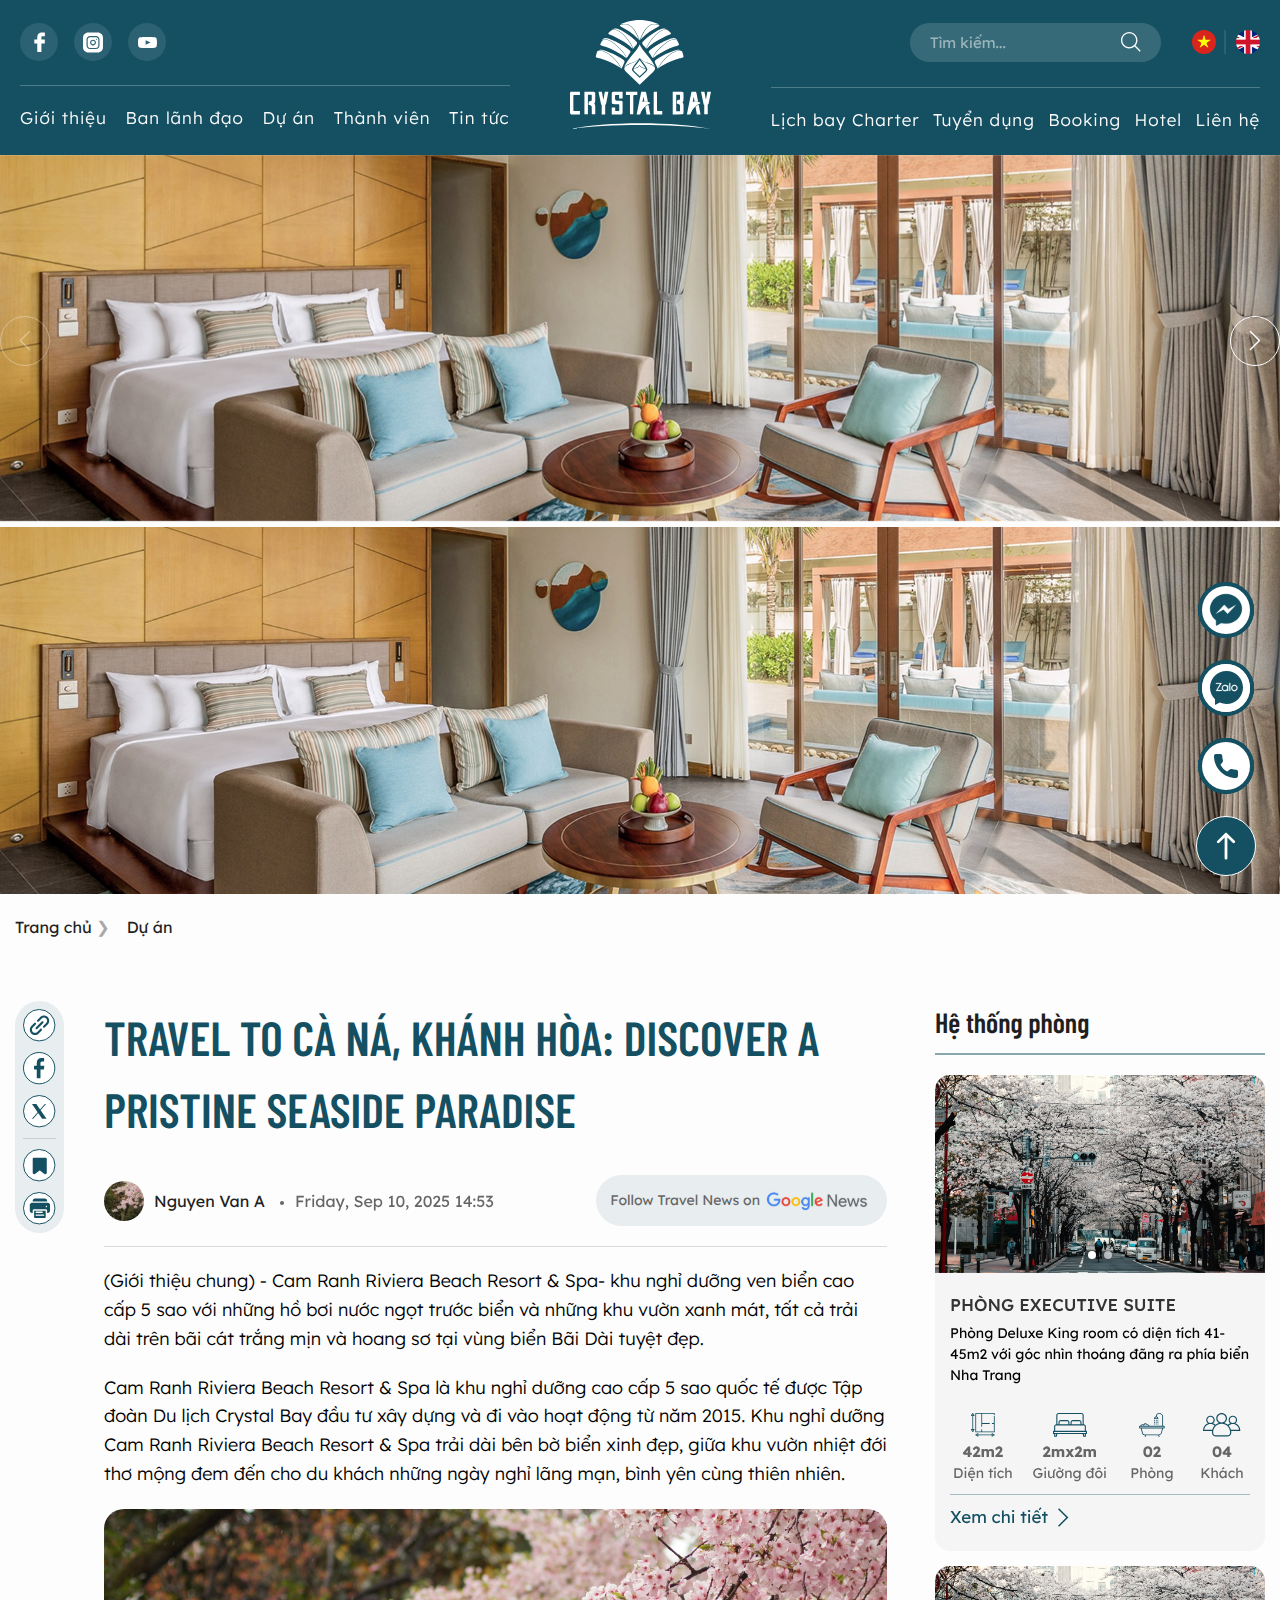
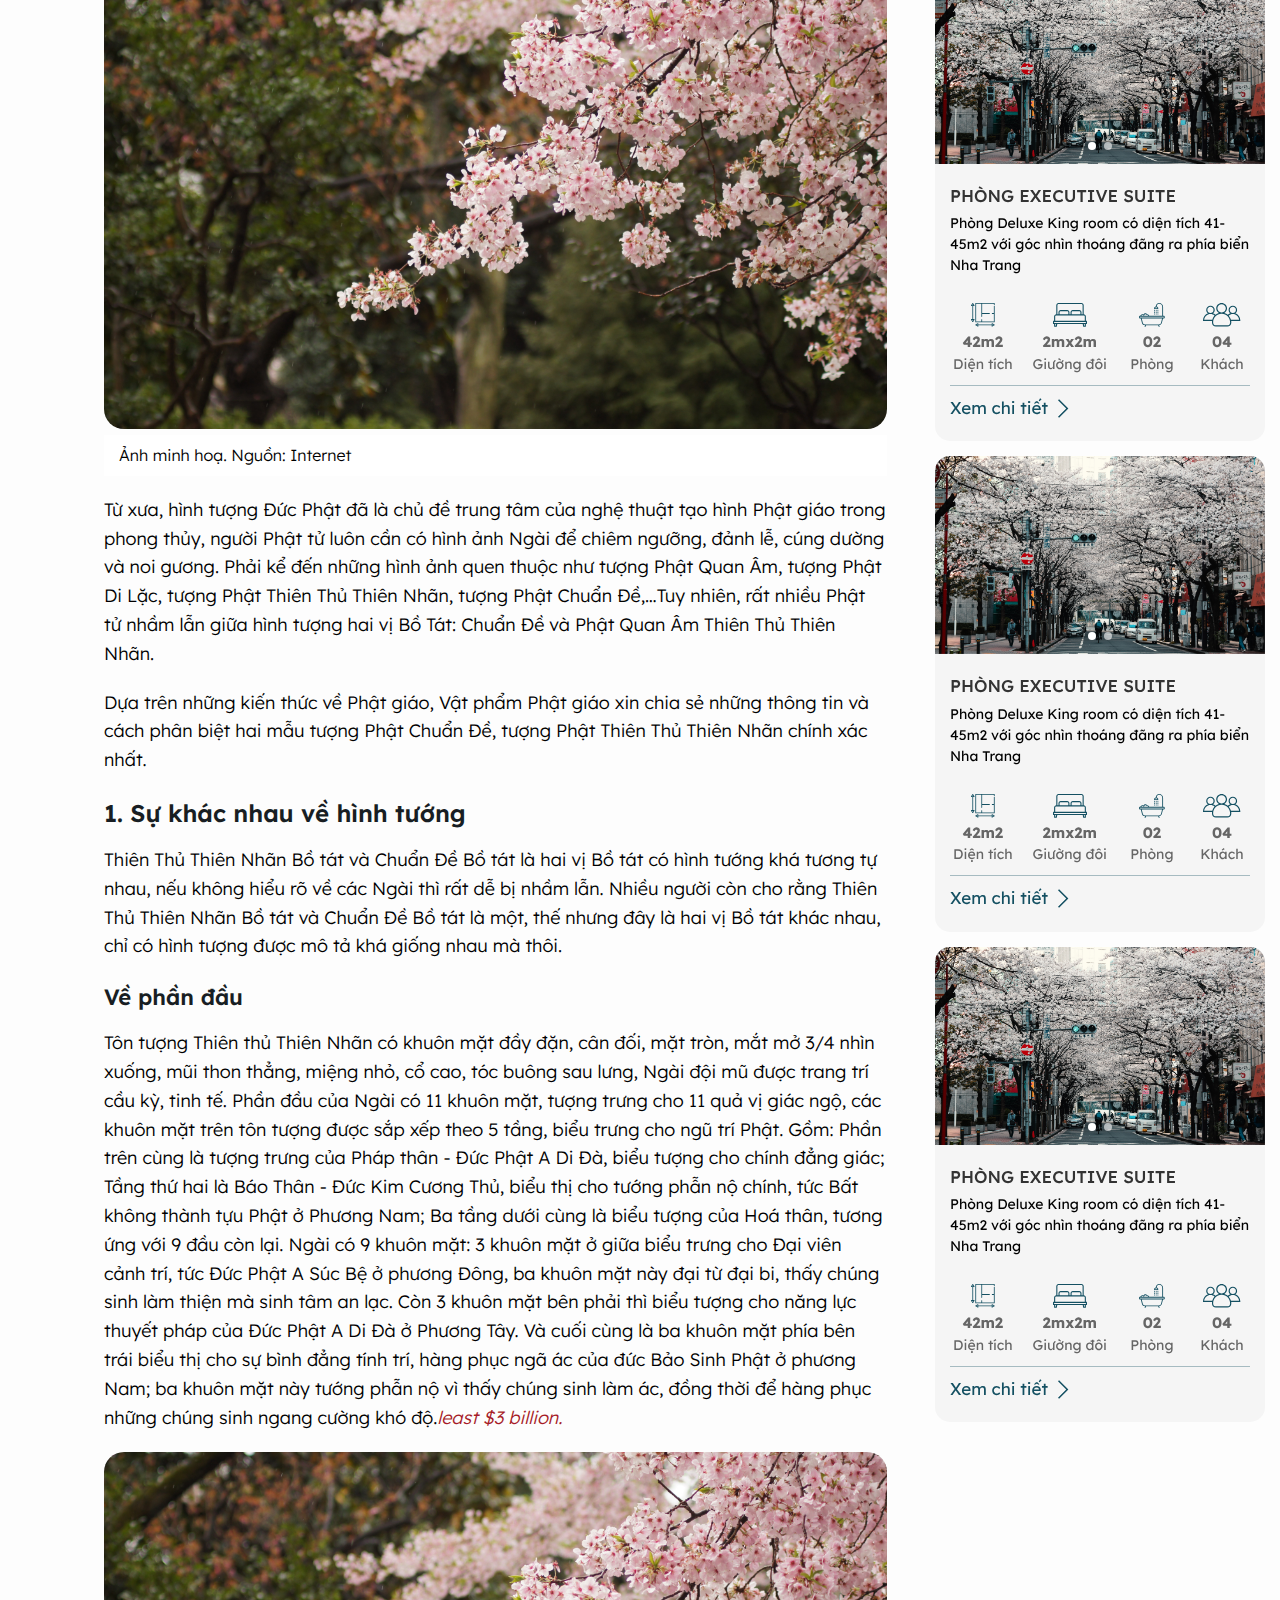
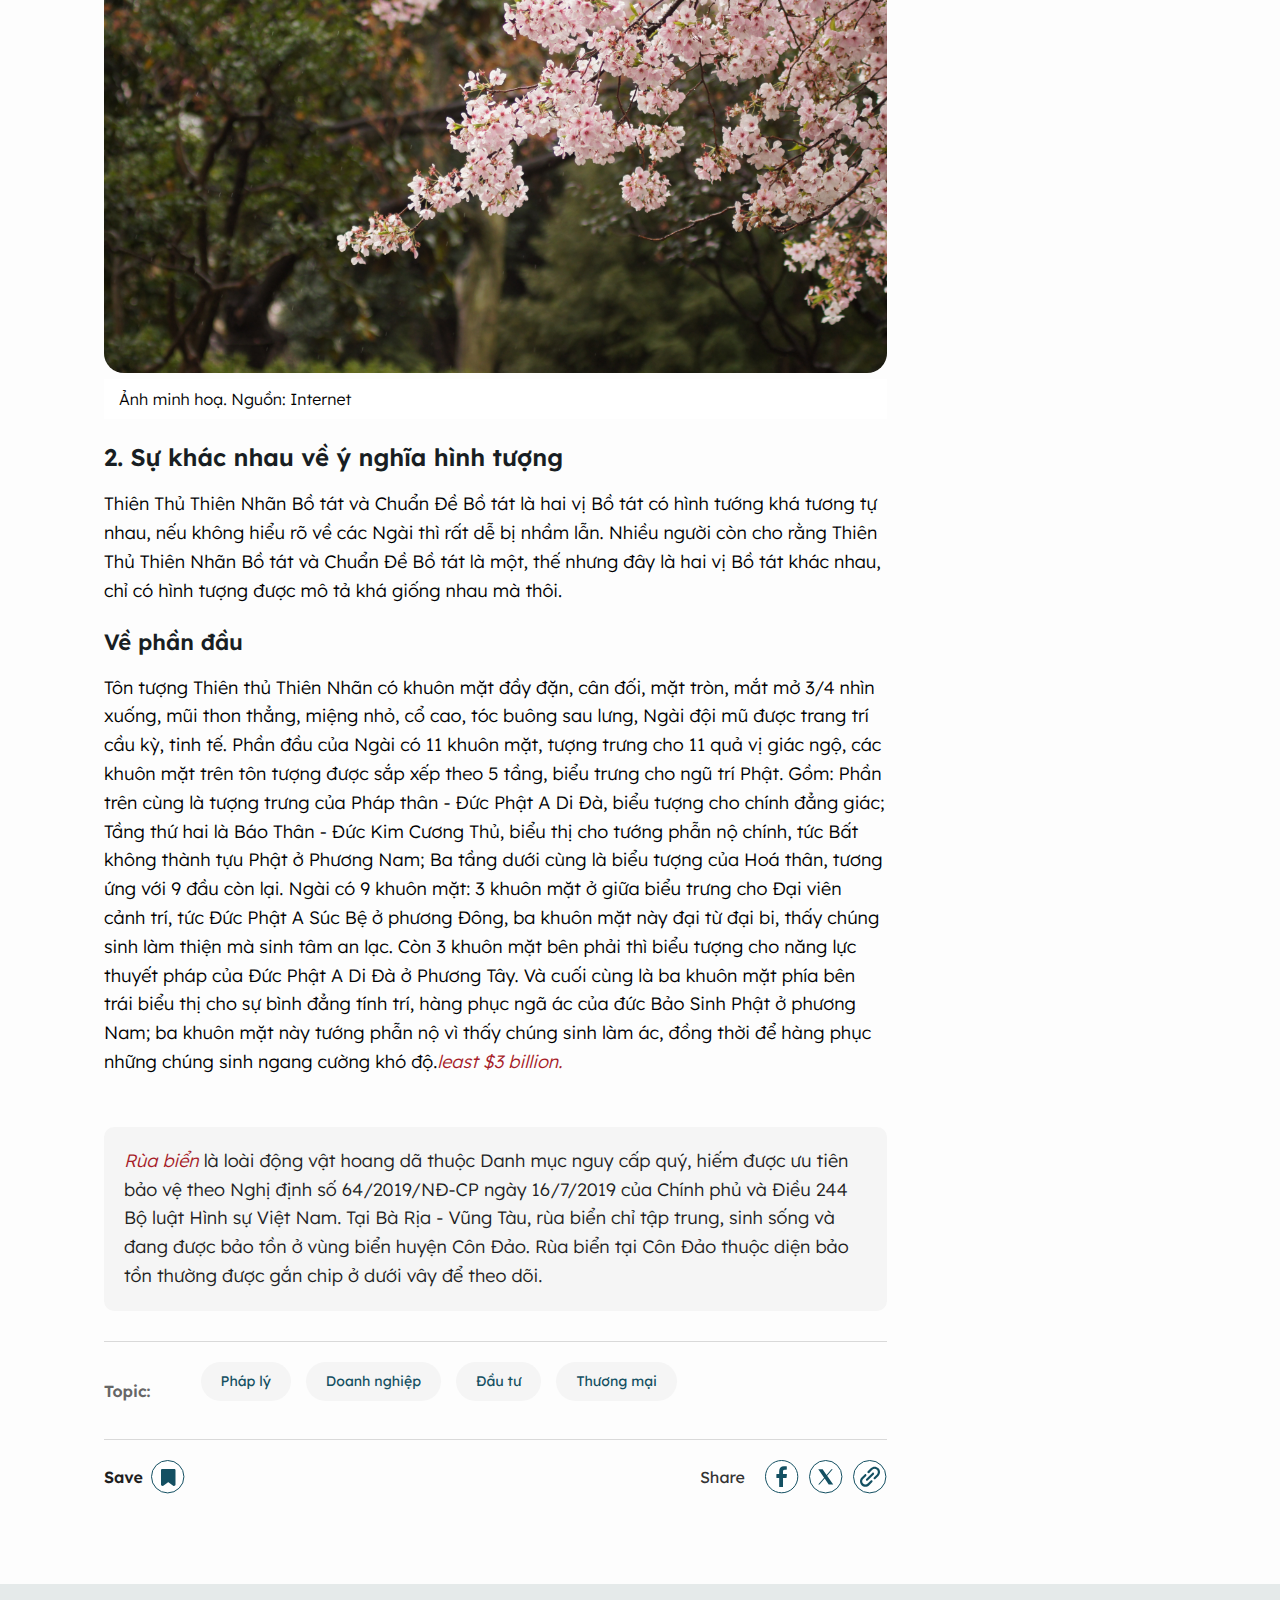
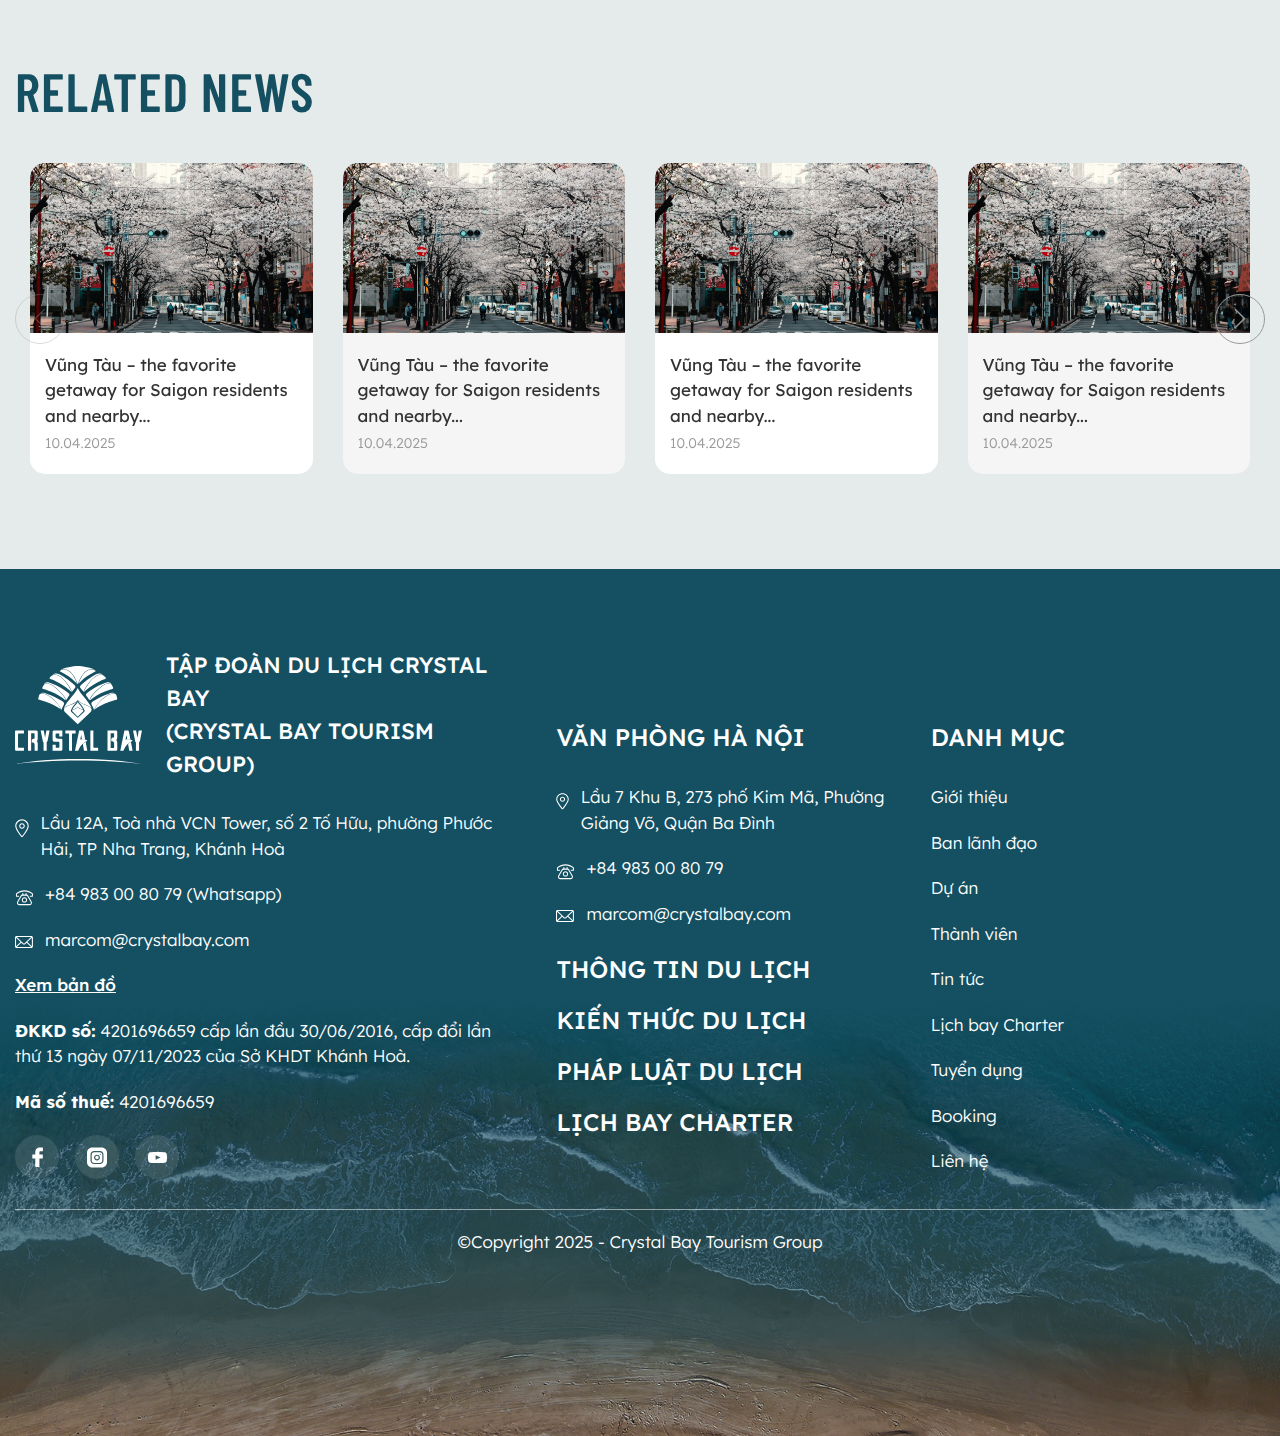
<file: detail-project.html>
<!DOCTYPE html>
<html lang="vi">
    <head>
        <meta charset="UTF-8" />
        <meta http-equiv="X-UA-Compatible" content="IE=edge" />
        <meta name="viewport" content="width=device-width, initial-scale=1.0" />
        <!-- favicon -->
        <link
            rel="apple-touch-icon"
            sizes="57x57"
            href="./images/favicon/apple-icon-57x57.png"
        />
        <link
            rel="apple-touch-icon"
            sizes="60x60"
            href="./images/favicon/apple-icon-60x60.png"
        />
        <link
            rel="apple-touch-icon"
            sizes="72x72"
            href="./images/favicon/apple-icon-72x72.png"
        />
        <link
            rel="apple-touch-icon"
            sizes="76x76"
            href="./images/favicon/apple-icon-76x76.png"
        />
        <link
            rel="apple-touch-icon"
            sizes="114x114"
            href="./images/favicon/apple-icon-114x114.png"
        />
        <link
            rel="apple-touch-icon"
            sizes="120x120"
            href="./images/favicon/apple-icon-120x120.png"
        />
        <link
            rel="apple-touch-icon"
            sizes="144x144"
            href="./images/favicon/apple-icon-144x144.png"
        />
        <link
            rel="apple-touch-icon"
            sizes="152x152"
            href="./images/favicon/apple-icon-152x152.png"
        />
        <link
            rel="apple-touch-icon"
            sizes="180x180"
            href="./images/favicon/apple-icon-180x180.png"
        />
        <link
            rel="icon"
            type="image/png"
            sizes="192x192"
            href="/android-icon-192x192.png"
        />
        <link
            rel="icon"
            type="image/png"
            sizes="32x32"
            href="./images/favicon/favicon-32x32.png"
        />
        <link
            rel="icon"
            type="image/png"
            sizes="96x96"
            href="./images/favicon/favicon-96x96.png"
        />
        <link
            rel="icon"
            type="image/png"
            sizes="16x16"
            href="./images/favicon/favicon-16x16.png"
        />
        <meta name="msapplication-TileColor" content="#ffffff" />
        <meta
            name="msapplication-TileImage"
            content="./images/favicon/ms-icon-144x144.png"
        />
        <meta name="theme-color" content="#ffffff" />
        <!-- end favicon -->
        <title>CRYSTALBAY</title>
        <link rel="preconnect" href="https://fonts.googleapis.com" />
        <link rel="preconnect" href="https://fonts.gstatic.com" crossorigin />
        <link
            href="https://fonts.googleapis.com/css2?family=Lexend+Deca:wght@300;400;500;600;700;800;900&family=Barlow+Condensed:ital,wght@0,100;0,200;0,300;0,400;0,500;0,600;0,700;0,800;0,900;1,100;1,200;1,300;1,400;1,500;1,600;1,700;1,800;1,900&display=swap"
            rel="stylesheet"
        />
        <link rel="stylesheet" href="./lib/swiper/swiper-bundle.min.css" />
        <link rel="stylesheet" href="./css/style.css" />
        <link rel="stylesheet" href="./css/responsive.css" />
        <script src="./lib/jquery/jquery.js"></script>
    </head>

    <body>
        <!-- header -->
        <header id="header" class="header header-2 relative js__header">
            <!-- pc -->
            <div  class="header-pc w-1410 d-2xl-flex d-lg-none items-center justify-between">
                <!-- left -->
                <div class="header-2__left flex-1">
                    <!-- top -->
                    <div class="top border-b-white-25 pb-24 mb-20">
                        <ul class="social-list-2 d-2xl-flex">
                            <!-- item -->
                            <li class="social-item-2">
                                <a href="#" class="social-link-2 social-link-2--fb">
                                    <img src="./images/icon/fb-w.svg" alt="">
                                </a>
                            </li>
                            <!-- end item -->
                            <!-- item -->
                            <li class="social-item-2">
                                <a href="#" class="social-link-2 social-link-2--insta">
                                    <img src="./images/icon/instagram-w.svg" alt="">
                                </a>
                            </li>
                            <!-- end item -->
                            <!-- item -->
                            <li class="social-item-2">
                                <a href="#" class="social-link-2 social-link-2--ytb">
                                    <img src="./images/icon/ytb-w.svg" alt="">
                                </a>
                            </li>
                            <!-- end item -->
                        </ul>
                    </div>
                    <!-- end top -->
                    <!-- bot -->
                    <div class="bot">
                        <!-- navbar -->
                        <ul class="navbar fs-17 fw-300 tracking-1px d-2xl-flex items-center justify-between text-white-fd flex-1">
                            <li class="navbar-item">
                                <a href="#" class="navbar-link">Giới thiệu</a>
                                <ul class="navbar-dropdown">
                                    <li class="navbar-dropdown__item">
                                        <a href="#">gioi thieu</a>
                                    </li>
                                    <li class="navbar-dropdown__item">
                                        <a href="#">gioi thieu</a>
                                    </li>
                                    <li class="navbar-dropdown__item">
                                        <a href="#">gioi thieu</a>
                                    </li>
                                    <li class="navbar-dropdown__item">
                                        <a href="#">gioi thieu</a>
                                    </li>
                                </ul>
                            </li>
                            <li class="navbar-item">
                                <a href="#" class="navbar-link">Ban lãnh đạo</a>
                                <ul class="navbar-dropdown">
                                    <li class="navbar-dropdown__item">
                                        <a href="#">gioi thieu</a>
                                    </li>
                                    <li class="navbar-dropdown__item">
                                        <a href="#">gioi thieu</a>
                                    </li>
                                    <li class="navbar-dropdown__item">
                                        <a href="#">gioi thieu</a>
                                    </li>
                                    <li class="navbar-dropdown__item">
                                        <a href="#">gioi thieu</a>
                                    </li>
                                </ul>
                            </li>
                            <li class="navbar-item">
                                <a href="#" class="navbar-link">Dự án</a>
                                <ul class="navbar-dropdown">
                                    <li class="navbar-dropdown__item">
                                        <a href="#">gioi thieu</a>
                                    </li>
                                    <li class="navbar-dropdown__item">
                                        <a href="#">gioi thieu</a>
                                    </li>
                                    <li class="navbar-dropdown__item">
                                        <a href="#">gioi thieu</a>
                                    </li>
                                    <li class="navbar-dropdown__item">
                                        <a href="#">gioi thieu</a>
                                    </li>
                                </ul>
                            </li>
                            <li class="navbar-item">
                                <a href="#" class="navbar-link">Thành viên</a>
                            </li>
                            <li class="navbar-item">
                                <a href="#" class="navbar-link">Tin tức</a>
                            </li>
                            
                        </ul>
                        <!-- end navbar -->
                    </div>
                    <!-- end bot -->
                </div>
                <!-- end left -->

                <!-- center -->
                <div class="header-2__center flex-0">
                      <!-- logo -->
                    <div class="logo">
                        <a href="#" class="logo-link">
                            <img
                                src="./images/icon/logo.svg"
                                class="logo-img"
                                alt=""
                            />
                        </a>
                    </div>
                    <!-- end logo -->
                </div>
                <!-- end center -->

                <!-- right -->
                <div class="header-2__right flex-1">
                    <!-- action -->
                    <div class="header-action d-2xl-flex items-center border-b-white-25 pb-24 mb-20">
                        <!-- search -->
                        <div class="header-search">
                            <form action="" class="header-search__form">
                                <input
                                    class="header-search__input"
                                    type="text"
                                    placeholder="Tìm kiếm..."
                                />
                                <button class="header-search__btn">
                                    <img src="./images/icon/search-w.svg" alt="" />
                                </button>
                            </form>
                        </div>
                        <!-- end search -->
                        <!-- language -->
                        <div class="language-2 d-2xl-flex items-center ml-30">
                            <div class="language-2__item">
                                <a href="#" class="language-2__link">
                                    <img src="./images/flag_1.png" alt="">
                                </a>
                            </div>
                            <div class="language-2__item">
                                <a href="#" class="language-2__link">
                                    <img src="./images/flag_2.png" alt="">
                                </a>
                            </div>
                        </div>
                        <!-- end language -->
                    </div>
                    <!-- end action -->

                    <!-- bot -->
                    <div class="bot">
                        <!-- navbar -->
                        <ul class="navbar fs-17 fw-300 tracking-1px d-2xl-flex items-center justify-between text-white-fd flex-1">
                            <li class="navbar-item">
                                <a href="#" class="navbar-link">Lịch bay Charter</a>
                                <ul class="navbar-dropdown">
                                    <li class="navbar-dropdown__item">
                                        <a href="#">gioi thieu</a>
                                    </li>
                                    <li class="navbar-dropdown__item">
                                        <a href="#">gioi thieu</a>
                                    </li>
                                    <li class="navbar-dropdown__item">
                                        <a href="#">gioi thieu</a>
                                    </li>
                                    <li class="navbar-dropdown__item">
                                        <a href="#">gioi thieu</a>
                                    </li>
                                </ul>
                            </li>
                            <li class="navbar-item">
                                <a href="#" class="navbar-link">Tuyển dụng</a>
                                <ul class="navbar-dropdown">
                                    <li class="navbar-dropdown__item">
                                        <a href="#">gioi thieu</a>
                                    </li>
                                    <li class="navbar-dropdown__item">
                                        <a href="#">gioi thieu</a>
                                    </li>
                                    <li class="navbar-dropdown__item">
                                        <a href="#">gioi thieu</a>
                                    </li>
                                    <li class="navbar-dropdown__item">
                                        <a href="#">gioi thieu</a>
                                    </li>
                                </ul>
                            </li>
                            <li class="navbar-item">
                                <a href="#" class="navbar-link">Booking</a>
                                <ul class="navbar-dropdown">
                                    <li class="navbar-dropdown__item">
                                        <a href="#">gioi thieu</a>
                                    </li>
                                    <li class="navbar-dropdown__item">
                                        <a href="#">gioi thieu</a>
                                    </li>
                                    <li class="navbar-dropdown__item">
                                        <a href="#">gioi thieu</a>
                                    </li>
                                    <li class="navbar-dropdown__item">
                                        <a href="#">gioi thieu</a>
                                    </li>
                                </ul>
                            </li>
                            <li class="navbar-item">
                                <a href="#" class="navbar-link">Hotel</a>
                            </li>
                            <li class="navbar-item">
                                <a href="#" class="navbar-link">Liên hệ</a>
                            </li>
                            
                        </ul>
                        <!-- end navbar -->
                    </div>
                    <!-- end bot -->
                </div>
                <!-- end right -->



             
            </div>
            <!-- end pc -->
            <!-- mb -->
            <div
                class="header-mb w-wrapper d-2xl-none d-lg-flex items-center justify-between"
            >
                <!-- left -->
                <div class="header-mb__left js__subMenuContainer">
                    <!-- icon -->
                    <div class="header-mb__leftIcon js__showSubMenu">
                        <img src="./images/icon/bar-cyan.svg" alt="" />
                    </div>
                    <!-- end icon -->
                    <!-- content -->
                    <div class="sub-menu js__subMenu">
                        <div class="sub-menu__content">
                            <!-- close -->
                            <div class="sub-menu__close js__closeSubMenu h-56 p-4 mb-8 d-2xl-flex items-center text-white">
                                <img src="./images/icon/close-2.svg" alt="">
                            </div>
                            <!-- end close -->

                            <div class="sub-menu__container">
                                <!-- list -->
                                <div class="sub-menu__list">
                                    <!-- item -->
                                    <div class="sub-menu__item">
                                        <!-- heading -->
                                        <div class="heading-sub d-2xl-flex items-center justify-between px-16 py-8 text-gray-33">
                                            <a href="#" class="heading-sub__title fs-17 fw-300">
                                                Movies
                                            </a>
                                            <div class="heading-sub__arrow js__dropDown">
                                                <img src="./images/icon/polyfon-cyan.svg" alt="">
                                            </div>
                                        </div>
                                        <!-- end heading -->

                                        <!-- sub menu list -->
                                        <ul class="list-sub js__listSubMenu" style="">
                                            <li class="item-sub">
                                                <a href="#" class="item-sub__link fs-14">Release Calender</a>
                                            </li>
                                            <li class="item-sub">
                                                <a href="#" class="item-sub__link fs-14">Release Calender</a>
                                            </li>
                                            <li class="item-sub">
                                                <a href="#" class="item-sub__link fs-14">Release Calender</a>
                                            </li>
                                            
                                        </ul>
                                        <!-- end sub menu list -->
                                    </div>
                                    <!-- end item -->
                                    <!-- item -->
                                    <div class="sub-menu__item">
                                        <!-- heading -->
                                        <div class="heading-sub d-2xl-flex items-center justify-between px-16 py-8 text-gray-33">
                                            <a href="#" class="heading-sub__title fs-17 fw-300">
                                                Movies
                                            </a>
                                            <div class="heading-sub__arrow js__dropDown">
                                                <img src="./images/icon/polyfon-cyan.svg" alt="">
                                            </div>
                                        </div>
                                        <!-- end heading -->

                                        <!-- sub menu list -->
                                        <ul class="list-sub js__listSubMenu" style="">
                                            <li class="item-sub">
                                                <a href="#" class="item-sub__link fs-14">Release Calender</a>
                                            </li>
                                            <li class="item-sub">
                                                <a href="#" class="item-sub__link fs-14">Release Calender</a>
                                            </li>
                                            <li class="item-sub">
                                                <a href="#" class="item-sub__link fs-14">Release Calender</a>
                                            </li>
                                            
                                        </ul>
                                        <!-- end sub menu list -->
                                    </div>
                                    <!-- end item -->
                                    <!-- item -->
                                    <div class="sub-menu__item">
                                        <!-- heading -->
                                        <div class="heading-sub d-2xl-flex items-center justify-between px-16 py-8 text-gray-33">
                                            <a href="#" class="heading-sub__title fs-17 fw-300">
                                                Movies
                                            </a>
                                            <div class="heading-sub__arrow js__dropDown">
                                                <img src="./images/icon/polyfon-cyan.svg" alt="">
                                            </div>
                                        </div>
                                        <!-- end heading -->

                                        <!-- sub menu list -->
                                        <ul class="list-sub js__listSubMenu" style="">
                                            <li class="item-sub">
                                                <a href="#" class="item-sub__link fs-14">Release Calender</a>
                                            </li>
                                            <li class="item-sub">
                                                <a href="#" class="item-sub__link fs-14">Release Calender</a>
                                            </li>
                                            <li class="item-sub">
                                                <a href="#" class="item-sub__link fs-14">Release Calender</a>
                                            </li>
                                            
                                        </ul>
                                        <!-- end sub menu list -->
                                    </div>
                                    <!-- end item -->
                                    
                                   
                                </div>
                                <!-- end list -->
                            </div>
                        </div>
                    </div>
                    <!-- end content -->
                </div>
                <!-- end left -->
                <!-- center -->
                <div class="header-mb__center">
                    <a href="#">
                        <img
                            src="./images/icon/logo.svg"
                            alt=""
                            class="header-mb__centerLogo"
                        />
                    </a>
                </div>
                <!-- end center -->
                <!-- right -->
                <div class="header-mb__right">
                    <div class="header-mb__rightIcon d-2xl-flex items-center">
                        <!-- search -->
                        <div class="header-mb__rightIconSearchContainer">
                            <div class="header-mb__rightIconSearch js__searchMb">
                                <img
                                    src="./images/icon/search-w-2.svg"
                                    alt="" class="icon-20"
                                />
                            </div>
                            <div class="header-search-mb__form h-60 w-full js__formSearchMb shadow">
                                <form action="" class="w-full h-full">
                                    <div class="relative w-full h-full">
                                        <input type="text" class="header-search-input w-full h-full p-8 fs-16 js__focusSearchMb" placeholder="Search...">
                                        <div class="header-search-btn btn absolute h-full js__closeSearchMb">
                                            <img src="./images/icon/close-gray.svg" alt="">
                                        </div>
                                    </div>
                                </form>
                            </div>
                        </div>
                        <!-- end search -->
                        <!-- language -->
                        <div class="header-mb__rightIconLanguageContainer">
                            <div class="language-mb fs-14 js__languageContainer text-white font-arial fw-700">
                                <div class="language-default d-2xl-flex items-center js__languageDefault">
                                    <div class="language-default__item d-2xl-flex items-center mr-4 js__languageDefaultText">
                                        <span class="language-text d-2xl-inline mr-4">Vn</span>
                                        <img src="./images/flag_1.png" class="language-img" alt="">
                                    </div>
                                    <div class="language-down">
                                        <img src="./images/icon/polyfon-gray.svg" alt="">
                                    </div>
                                </div>
                                <div class="language-list">
                                    <!-- item -->
                                    <div class="language-item d-2xl-flex items-center js__languageItem">
                                        <span class="language-text d-2xl-inline mr-4">En</span>
                                        <img src="./images/flag_2.png" class="language-img" alt="">
                                    </div>
                                    <!-- end item -->
                                    <!-- item -->
                                    <div class="language-item d-2xl-flex items-center js__languageItem">
                                        <span class="language-text d-2xl-inline mr-4">Vi</span>
                                        <img src="./images/flag_1.png" class="language-img" alt="">
                                    </div>
                                    <!-- end item -->
                                </div>
                                <div class="overlay js__overlay"></div>
                            </div>
                            
                        </div>
                        <!-- end language -->
                    </div>
                </div>
                <!-- end right -->
            </div>
            <!-- end mb -->
        </header>
        <!-- end header -->
        <!-- main -->
        <main id="main" class="main">
            <!-- detail new top slide -->
            <div class="detail-news-top-slide js__swiperOneContainer relative arrow-slide-tertiary z-20">
                
                <div class="detail-news-top-slide__content">
                    <div class="swiper js__swiperOnes">
                        <div class="swiper-wrapper">
                            <!-- slide -->
                            <div class="swiper-slide">
                                <!--  -->
                                <div class="article">
                                    <div class="article-img">
                                        <a href="#" class="">
                                            <img src="./images/bg_10.png" alt="" class="d-2xl-block d-md-none">
                                            <img src="./images/bg_10.1.png" alt="" class="d-2xl-none d-md-block">
                                        </a>
                                    </div>
                                </div>
                                <!--  -->
                            </div>
                            <!-- end slide -->
                            <!-- slide -->
                            <div class="swiper-slide">
                                <!--  -->
                                <div class="article">
                                    <div class="article-img">
                                        <a href="#" class="">
                                            <img src="./images/bg_11.png" alt="" class="d-2xl-block d-md-none">
                                            <img src="./images/bg_11.1.png" alt="" class="d-2xl-none d-md-block">
                                        </a>
                                    </div>
                                </div>
                                <!--  -->
                            </div>
                            <!-- end slide -->
                            
                            
                        </div>
                    </div>
                </div>
                <div class="detail-news-top-slide__btn w-1410">
                    <div class="swiper-button-next"></div>
                    <div class="swiper-button-prev"></div>
                </div>
            </div>
            <!-- end detail new top slide -->

            <!-- detail new top img -->
             <div class="detail-news-top-images relative z-20">
                 <div class="detail-news-top-images__content">
                    <!--  -->
                    <div class="article">
                        <div class="article-img">
                            <a href="#" class="">
                                <img src="./images/bg_10.png" alt="" class="d-2xl-block d-md-none">
                                <img src="./images/bg_10.1.png" alt="" class="d-2xl-none d-md-block">
                            </a>
                        </div>
                    </div>
                    <!--  -->
                </div>
            </div>
            <!-- end detail new top img -->

            <!-- breadcrumb -->
            <div class="u-breadcrumb px-15">
                <div class="u-breadcrumb-container w-1410 d-2xl-flex items-center h-full w-full">
                    <!-- item -->
                    <div class="u-breadcrumb-item fs-16 h-full d-2xl-flex items-center">
                        <a href="/" class="u-breadcrumb-link">Trang chủ</a>
                    </div>
                    <!-- end item -->
                    <!-- item -->
                    <div class="u-breadcrumb-item fs-16 h-full d-2xl-flex items-center">
                        <a href="#" class="u-breadcrumb-link">Dự án</a>
                    </div>
                    <!-- end item -->
                    
                </div>
            </div>
            <!-- end breadcrumb -->

            <!-- detail news primary -->
            <section class="u-detail-primary relative z-20 px-15">
                <div class="u-detail-primary__container u-block-primary d-2xl-flex  w-1410 relative z-20 py-50 py-md-30">
                    <!-- left -->
                    <div class="u-detail-primary__left u-block-primary__left border-r-e5 pr-24 mr-24">

                        <!-- detail box first -->
                        <div class="u-detail-box-first d-2xl-flex mb-20">
                            <!-- share detail -->
                            <div class="u-share-detail flex-0 relative d-2xl-block d-md-none">
                                <div class="share-detail__container">
                                    <ul class="share-detail__list">
                                        <li class="share-detail__item">
                                            <a href="#" class="share-detail__link">
                                                <img src="./images/icon/link-cyan.svg" alt="">
                                            </a>
                                        </li>
                                        <li class="share-detail__item">
                                            <a href="#" class="share-detail__link">
                                                <img src="./images/icon/fb-cyan.svg" alt="">
                                            </a>
                                        </li>
                                        <li class="share-detail__item">
                                            <a href="#" class="share-detail__link">
                                                <img src="./images/icon/x-cyan.svg" alt="">
                                            </a>
                                        </li>
                                        <li class="share-detail__item share-detail__item--bookmark">
                                            <a href="#" class="share-detail__link">
                                                <img src="./images/icon/bookmark-cyan.svg" alt="">
                                            </a>
                                        </li>
                                        <li class="share-detail__item">
                                            <a href="#" class="share-detail__link">
                                                <img src="./images/icon/print-cyan.svg" alt="">
                                            </a>
                                        </li>
                                        
                                    </ul>
                                </div>
                            </div>
                            <!-- end share detail -->
                            
                            <!-- detail content-->
                            <div class="u-detail-content flex-1 pl-40">
                                <!-- detail title -->
                                <h1 class="u-detail-title font-barlow uppercase">
                                    Travel to Cà Ná, Khánh Hòa: Discover a pristine seaside paradise
                                </h1>
                                <!-- end detail title -->

                                <!-- action -->
                                <div class="u-detail-action d-2xl-flex d-lg-block items-center justify-between">
                                    <!-- left -->
                                    <div class="detail-action__left d-2xl-flex items-center">
                                        <!-- author -->
                                        <div class="detail-author d-2xl-flex items-center mr-15">
                                            <!-- img -->
                                            <div class="detail-author__img flex-0">
                                                <a href="#" class="">
                                                    <img src="./images/2.jpg" alt="">
                                                </a>
                                            </div>
                                            <!-- end img -->

                                            <!-- name -->
                                            <div class="detail-author__name flex-1 pl-10 fs-16 text-gray-22">
                                                <a href="#">Nguyen Van A</a>
                                            </div>
                                            <!-- end name -->
                                        </div>
                                        <!-- end author -->
                                        <!-- timme -->
                                        <div class="time fs-16 text-gray-66">
                                            <span class="time-text">Friday, Sep 10, 2025 14:53</span>
                                        </div>
                                        <!-- end timme -->

                                    </div>
                                    <!-- end left -->
                                    <!-- right -->
                                    <div class="detail-action__right">
                                        <a href="" class="detail-action__right-link d-2xl-flex items-center">
                                            <span class="detail-action__right-text fs-14 text-gray-66">Follow Travel News on</span>
                                            <div class="detail-action__right-img">
                                                <img src="./images/icon/Google_News_1.svg" alt="">
                                            </div>
                                        </a>
                                    </div>
                                    <!-- end right -->


                                </div>
                                <!-- end action -->

                                <!-- detail sapo -->
                                <div class="u-detail-sapo">
                                   <p>(Giới thiệu chung) - Cam Ranh Riviera Beach Resort & Spa- khu nghỉ dưỡng ven biển cao cấp 5 sao với những hồ bơi nước ngọt trước biển và những khu vườn xanh mát, tất cả trải dài trên bãi cát trắng mịn và hoang sơ tại vùng biển Bãi Dài tuyệt đẹp.</p>
                                   <p>Cam Ranh Riviera Beach Resort & Spa là khu nghỉ dưỡng cao cấp 5 sao quốc tế được Tập đoàn Du lịch Crystal Bay đầu tư xây dựng và đi vào hoạt động từ năm 2015. Khu nghỉ dưỡng Cam Ranh Riviera Beach Resort & Spa trải dài bên bờ biển xinh đẹp, giữa khu vườn nhiệt đới thơ mộng đem đến cho du khách những ngày nghỉ lãng mạn, bình yên cùng thiên nhiên.</p>
                                </div>
                                <!-- end detail sapo -->
                                <div id="explus-editor">
                                    <figure class="expNoEdit">
                                        <a data-fancybox="gallery" href="./images/2.jpg" data-caption="VNG từng dự kiến IPO tại Mỹ. Ảnh Vneconomy">
                                            <img src="./images/2.jpg" alt="">
                                          </a>
                                          <figcaption>
                                            <h2 class="expEdit">
                                                Ảnh minh hoạ. Nguồn: Internet
                                            </h2>
                                        </figcaption>
                                    </figure>
                                    <p>Từ xưa, hình tượng Đức Phật đã là chủ đề trung tâm của nghệ thuật tạo hình Phật giáo trong phong thủy, người Phật tử luôn cần có hình ảnh Ngài để chiêm ngưỡng, đảnh lễ, cúng dường và noi gương. Phải kể đến những hình ảnh quen thuộc như tượng Phật Quan Âm, tượng Phật Di Lặc, tượng Phật Thiên Thủ Thiên Nhãn, tượng Phật Chuẩn Đề,…Tuy nhiên, rất nhiều Phật tử nhầm lẫn giữa hình tượng hai vị Bồ Tát: Chuẩn Đề và Phật Quan Âm Thiên Thủ Thiên Nhãn.</p>
                                    <p >Dựa trên những kiến thức về Phật giáo, Vật phẩm Phật giáo xin chia sẻ những thông tin và cách phân biệt hai mẫu tượng Phật Chuẩn Đề, tượng Phật Thiên Thủ Thiên Nhãn chính xác nhất.</p>
                                    <h2>1. Sự khác nhau về hình tướng</h2>
                                    <p > Thiên Thủ Thiên Nhãn Bồ tát và Chuẩn Đề Bồ tát là hai vị Bồ tát có hình tướng khá tương tự nhau, nếu không hiểu rõ về các Ngài thì rất dễ bị nhầm lẫn. Nhiều người còn cho rằng Thiên Thủ Thiên Nhãn Bồ tát và Chuẩn Đề Bồ tát là một, thế nhưng đây là hai vị Bồ tát khác nhau, chỉ có hình tượng được mô tả khá giống nhau mà thôi.</p>
                                    <h3>Về phần đầu</h3>
                                    <p >Tôn tượng Thiên thủ Thiên Nhãn có khuôn mặt đầy đặn, cân đối, mặt tròn, mắt mở 3/4 nhìn xuống, mũi thon thẳng, miệng nhỏ, cổ cao, tóc buông sau lưng, Ngài đội mũ được trang trí cầu kỳ, tinh tế. Phần đầu của Ngài có 11 khuôn mặt, tượng trưng cho 11 quả vị giác ngộ, các khuôn mặt trên tôn tượng được sắp xếp theo 5 tầng, biểu trưng cho ngũ trí Phật. Gồm: Phần trên cùng là tượng trưng của Pháp thân - Đức Phật A Di Đà, biểu tượng cho chính đẳng giác; Tầng thứ hai là Báo Thân - Đức Kim Cương Thủ, biểu thị cho tướng phẫn nộ chính, tức Bất không thành tựu Phật ở Phương Nam; Ba tầng dưới cùng là biểu tượng của Hoá thân, tương ứng với 9 đầu còn lại. Ngài có 9 khuôn mặt: 3 khuôn mặt ở giữa biểu trưng cho Đại viên cảnh trí, tức Đức Phật A Súc Bệ ở phương Đông, ba khuôn mặt này đại từ đại bi, thấy chúng sinh làm thiện mà sinh tâm an lạc. Còn 3 khuôn mặt bên phải thì biểu tượng cho năng lực thuyết pháp của Đức Phật A Di Đà ở Phương Tây. Và cuối cùng là ba khuôn mặt phía bên trái biểu thị cho sự bình đẳng tính trí, hàng phục ngã ác của đức Bảo Sinh Phật ở phương Nam; ba khuôn mặt này tướng phẫn nộ vì thấy chúng sinh làm ác, đồng thời để hàng phục những chúng sinh ngang cường khó độ.<a href="#">least $3 billion.</a></p>
                                    <figure class="expNoEdit">
                                        <a data-fancybox="gallery" href="./images/2.jpg" data-caption="VNG từng dự kiến IPO tại Mỹ. Ảnh Vneconomy">
                                            <img src="./images/2.jpg" alt="">
                                          </a>
                                          <figcaption>
                                            <h2 class="expEdit">
                                                Ảnh minh hoạ. Nguồn: Internet
                                            </h2>
                                        </figcaption>
                                    </figure>
                                    <h2>2. Sự khác nhau về ý nghĩa hình tượng</h2>
                                    <p > Thiên Thủ Thiên Nhãn Bồ tát và Chuẩn Đề Bồ tát là hai vị Bồ tát có hình tướng khá tương tự nhau, nếu không hiểu rõ về các Ngài thì rất dễ bị nhầm lẫn. Nhiều người còn cho rằng Thiên Thủ Thiên Nhãn Bồ tát và Chuẩn Đề Bồ tát là một, thế nhưng đây là hai vị Bồ tát khác nhau, chỉ có hình tượng được mô tả khá giống nhau mà thôi.</p>
                                    <h3>Về phần đầu</h3>
                                    <p >Tôn tượng Thiên thủ Thiên Nhãn có khuôn mặt đầy đặn, cân đối, mặt tròn, mắt mở 3/4 nhìn xuống, mũi thon thẳng, miệng nhỏ, cổ cao, tóc buông sau lưng, Ngài đội mũ được trang trí cầu kỳ, tinh tế. Phần đầu của Ngài có 11 khuôn mặt, tượng trưng cho 11 quả vị giác ngộ, các khuôn mặt trên tôn tượng được sắp xếp theo 5 tầng, biểu trưng cho ngũ trí Phật. Gồm: Phần trên cùng là tượng trưng của Pháp thân - Đức Phật A Di Đà, biểu tượng cho chính đẳng giác; Tầng thứ hai là Báo Thân - Đức Kim Cương Thủ, biểu thị cho tướng phẫn nộ chính, tức Bất không thành tựu Phật ở Phương Nam; Ba tầng dưới cùng là biểu tượng của Hoá thân, tương ứng với 9 đầu còn lại. Ngài có 9 khuôn mặt: 3 khuôn mặt ở giữa biểu trưng cho Đại viên cảnh trí, tức Đức Phật A Súc Bệ ở phương Đông, ba khuôn mặt này đại từ đại bi, thấy chúng sinh làm thiện mà sinh tâm an lạc. Còn 3 khuôn mặt bên phải thì biểu tượng cho năng lực thuyết pháp của Đức Phật A Di Đà ở Phương Tây. Và cuối cùng là ba khuôn mặt phía bên trái biểu thị cho sự bình đẳng tính trí, hàng phục ngã ác của đức Bảo Sinh Phật ở phương Nam; ba khuôn mặt này tướng phẫn nộ vì thấy chúng sinh làm ác, đồng thời để hàng phục những chúng sinh ngang cường khó độ.<a href="#">least $3 billion.</a></p>
                                    
                                    
                                    <blockquote class="expNoEdit">
                                        <div class="bl expEdit">
                                            <p >
                                                <a class="autotag" href="#" target="_blank" rel="follow noopener">Rùa biển</a>
                                                là loài động vật hoang dã thuộc Danh
                                                mục nguy cấp quý, hiếm được ưu tiên
                                                bảo vệ theo Nghị định số
                                                64/2019/NĐ-CP ngày 16/7/2019 của
                                                Chính phủ và Điều 244 Bộ luật Hình
                                                sự Việt Nam. Tại Bà Rịa - Vũng Tàu,
                                                rùa biển chỉ tập trung, sinh sống và
                                                đang được bảo tồn ở vùng biển huyện
                                                Côn Đảo. Rùa biển tại Côn Đảo thuộc
                                                diện bảo tồn thường được gắn chip ở
                                                dưới vây để theo dõi.
                                            </p>
                                        </div>
                                    </blockquote>

                                </div>

                                <!-- tag -->
                                <div class="u-detail-tags d-2xl-flex items-center py-20">
                                    <h3 class="tags-title flex-0 fs-16 text-gray-66 mr-20">Topic:</h3>
                                    <ul class="tags-list flex-1 d-2xl-flex items-center flex-wrap">
                                        <li class="tag-item">
                                            <a href="#" class="tag-link">Pháp lý</a>
                                        </li>
                                        <li class="tag-item">
                                            <a href="#" class="tag-link">Doanh nghiệp</a>
                                        </li>
                                        <li class="tag-item">
                                            <a href="#" class="tag-link">Đầu tư</a>
                                        </li>
                                        <li class="tag-item">
                                            <a href="#" class="tag-link">Thương mại</a>
                                        </li>
                                    </ul>
                                </div>
                                <!-- end tag -->

                                <!-- action secondary -->
                                <div class="u-detail-action-secondary d-2xl-flex items-center justify-between flex-wrap gap-20 py-20">
                                    <!-- bookmark -->
                                    <div class="bookmark d-2xl-flex items-center cursor">
                                        <span class="bookmark-text fw-17 fw-600 pr-8">Save</span>
                                        <div class="bookmark-icon flex-0">
                                            <img src="./images/icon/bookmark-cyan.svg" alt="">
                                        </div>
                                    </div>
                                    <!-- end bookmark -->

                                    <!-- social  -->
                                    <div class="social-secondary d-2xl-flex items-center">
                                        <span class="fs-16 text-gray-33 d-2xl-inline-block">Share</span>
                                        <ul class="social d-2xl-flex items-center ml-10">
                                            <li class="social-item">
                                                <a href="#" class="social-link"><img src="./images/icon/fb-cyan.svg" alt=""></a>
                                            </li>
                                            <li class="social-item">
                                                <a href="#" class="social-link"><img src="./images/icon/x-cyan.svg" alt=""></a>
                                            </li>
                                            <li class="social-item">
                                                <a href="#" class="social-link"><img src="./images/icon/link-cyan.svg" alt=""></a>
                                            </li>
                                        </ul>
                                    </div>
                                    <!-- end social  -->
                                </div>
                                <!-- end action secondary -->
                            </div>
                            <!-- end detail content-->
                            
                        </div>
                        <!-- end detail box first -->


                    </div>
                    <!-- end left -->
                    <!-- right -->
                    <div class="u-detail-primary__right u-block-primary__right">
                        <!-- he thong phong -->
                        <div class="u-room-system">
                            <h2 class="u-room-system__title u-detail-right__heading fs-28 fw-600 mb-20 font-barlow">Hệ thống phòng</h2>

                            <!-- content -->
                            <div class="u-room-system__content">
                                <!-- article -->
                                <div class="article relative over-hidden bg-gray-f5 border-15 w-full mb-15 js__swiperOneContainer pagi-white">
                                    <!-- img  -->
                                    <div class="article-img">
                                        <div class="swiper js__swiperOnes">
                                            <div class="swiper-wrapper">
                                                <!-- slide -->
                                                <div class="swiper-slide">
                                                    <a href="#" class="ratio-15x9 article-inner scale-107">
                                                        <img loading="lazy" class="article-inner__img" src="./images/3.jpg" width="" height="" alt="">
                                                    </a>
                                                   
                                                </div>
                                                <!-- end slide -->
                                                <!-- slide -->
                                                <div class="swiper-slide">
                                                    <a href="#" class="ratio-15x9 article-inner">
                                                        <img loading="lazy" class="article-inner__img" src="./images/3.jpg" width="" height="" alt="">
                                                    </a>
                                                   
                                                </div>
                                                <!-- end slide -->
                                            </div>
                                            <div class="swiper-pagination"></div>
                                        </div>
                                    </div>
                                    
                                    <!-- end img -->
            
                                    <!-- content -->
                                    <div class="article-content py-20 px-15">
                                        <h3 class="article-title fs-17 text-gray-33 fw-500 uppercase">
                                            <a href="#">Phòng EXECUTIVE SUITE</a>
                                        </h3>
                                        <div class="article-des fs-14 fw-400 text-black mt-4">
                                            <p>Phòng Deluxe King room có diện tích 41-45m2 với góc nhìn thoáng đãng ra phía biển Nha Trang</p>
                                        </div>
                                        <!-- utilities -->
                                        <div class="article-utilities mt-15 d-2xl-flex items-center justify-center  flex-wrap gap-20">
                                            <!-- item -->
                                            <div class="article-utilities__item mt-12">
                                                <!-- icon -->
                                                <div class="article-utilities__item-icon d-2xl-flex items-center justify-center">
                                                    <img src="./images/icon/icon-1-cyan.svg" alt="">
                                                </div>
                                                <!-- end icon -->
                                                <!-- info -->
                                                <div class="article-utilities__item-info fw-700 text-gray-66 fs-15 text-center mt-4">
                                                    <span>42m2</span>
                                                </div>
                                                <!-- end info -->
                                                <!-- info -->
                                                <div class="article-utilities__item-name fw-400 text-gray-66 fs-14 text-center">
                                                    <span>Diện tích</span>
                                                </div>
                                                <!-- end info -->
                                            </div>
                                            <!-- end item -->
                                            <!-- item -->
                                            <div class="article-utilities__item mt-12">
                                                <!-- icon -->
                                                <div class="article-utilities__item-icon d-2xl-flex items-center justify-center">
                                                    <img src="./images/icon/icon-2-cyan.svg" alt="">
                                                </div>
                                                <!-- end icon -->
                                                <!-- info -->
                                                <div class="article-utilities__item-info fw-700 text-gray-66 fs-15 text-center mt-4">
                                                    <span>2mx2m</span>
                                                </div>
                                                <!-- end info -->
                                                <!-- info -->
                                                <div class="article-utilities__item-name fw-400 text-gray-66 fs-14 text-center">
                                                    <span>Giường đôi</span>
                                                </div>
                                                <!-- end info -->
                                            </div>
                                            <!-- end item -->
                                            <!-- item -->
                                            <div class="article-utilities__item mt-12">
                                                <!-- icon -->
                                                <div class="article-utilities__item-icon d-2xl-flex items-center justify-center">
                                                    <img src="./images/icon/icon-3-cyan.svg" alt="">
                                                </div>
                                                <!-- end icon -->
                                                <!-- info -->
                                                <div class="article-utilities__item-info fw-700 text-gray-66 fs-15 text-center mt-4">
                                                    <span>02</span>
                                                </div>
                                                <!-- end info -->
                                                <!-- info -->
                                                <div class="article-utilities__item-name fw-400 text-gray-66 fs-14 text-center">
                                                    <span>Phòng</span>
                                                </div>
                                                <!-- end info -->
                                            </div>
                                            <!-- end item -->
                                            <!-- item -->
                                            <div class="article-utilities__item mt-12">
                                                <!-- icon -->
                                                <div class="article-utilities__item-icon d-2xl-flex items-center justify-center">
                                                    <img src="./images/icon/icon-4-cyan.svg" alt="">
                                                </div>
                                                <!-- end icon -->
                                                <!-- info -->
                                                <div class="article-utilities__item-info fw-700 text-gray-66 fs-15 text-center mt-4">
                                                    <span>04</span>
                                                </div>
                                                <!-- end info -->
                                                <!-- info -->
                                                <div class="article-utilities__item-name fw-400 text-gray-66 fs-14 text-center">
                                                    <span>Khách</span>
                                                </div>
                                                <!-- end info -->
                                            </div>
                                            <!-- end item -->
                                        </div>
                                        <!-- end utilities -->
                                        <!-- see more -->
                                        <div class="article-btn">
                                            <a href="#" class="article-btn__link d-2xl-flex items-center fs-17 text-green-145">
                                                <span>Xem chi tiết</span>
                                                <img src="./images/icon/next_cyan.svg" alt="" class="ml-10 icon-10">
                                            </a>
                                        </div>
                                        <!-- end see more -->
                                    </div>
                                    <!-- end content -->
                                </div>
                                <!-- end article -->
                                <!-- article -->
                                <div class="article relative over-hidden bg-gray-f5 border-15 w-full mb-15 js__swiperOneContainer pagi-white">
                                    <!-- img  -->
                                    <div class="article-img">
                                        <div class="swiper js__swiperOnes">
                                            <div class="swiper-wrapper">
                                                <!-- slide -->
                                                <div class="swiper-slide">
                                                    <a href="#" class="ratio-15x9 article-inner scale-107">
                                                        <img loading="lazy" class="article-inner__img" src="./images/3.jpg" width="" height="" alt="">
                                                    </a>
                                                   
                                                </div>
                                                <!-- end slide -->
                                                <!-- slide -->
                                                <div class="swiper-slide">
                                                    <a href="#" class="ratio-15x9 article-inner">
                                                        <img loading="lazy" class="article-inner__img" src="./images/3.jpg" width="" height="" alt="">
                                                    </a>
                                                   
                                                </div>
                                                <!-- end slide -->
                                            </div>
                                            <div class="swiper-pagination"></div>
                                        </div>
                                    </div>
                                    
                                    <!-- end img -->
            
                                    <!-- content -->
                                    <div class="article-content py-20 px-15">
                                        <h3 class="article-title fs-17 text-gray-33 fw-500 uppercase">
                                            <a href="#">Phòng EXECUTIVE SUITE</a>
                                        </h3>
                                        <div class="article-des fs-14 fw-400 text-black mt-4">
                                            <p>Phòng Deluxe King room có diện tích 41-45m2 với góc nhìn thoáng đãng ra phía biển Nha Trang</p>
                                        </div>
                                        <!-- utilities -->
                                        <div class="article-utilities mt-15 d-2xl-flex items-center justify-center  flex-wrap gap-20">
                                            <!-- item -->
                                            <div class="article-utilities__item mt-12">
                                                <!-- icon -->
                                                <div class="article-utilities__item-icon d-2xl-flex items-center justify-center">
                                                    <img src="./images/icon/icon-1-cyan.svg" alt="">
                                                </div>
                                                <!-- end icon -->
                                                <!-- info -->
                                                <div class="article-utilities__item-info fw-700 text-gray-66 fs-15 text-center mt-4">
                                                    <span>42m2</span>
                                                </div>
                                                <!-- end info -->
                                                <!-- info -->
                                                <div class="article-utilities__item-name fw-400 text-gray-66 fs-14 text-center">
                                                    <span>Diện tích</span>
                                                </div>
                                                <!-- end info -->
                                            </div>
                                            <!-- end item -->
                                            <!-- item -->
                                            <div class="article-utilities__item mt-12">
                                                <!-- icon -->
                                                <div class="article-utilities__item-icon d-2xl-flex items-center justify-center">
                                                    <img src="./images/icon/icon-2-cyan.svg" alt="">
                                                </div>
                                                <!-- end icon -->
                                                <!-- info -->
                                                <div class="article-utilities__item-info fw-700 text-gray-66 fs-15 text-center mt-4">
                                                    <span>2mx2m</span>
                                                </div>
                                                <!-- end info -->
                                                <!-- info -->
                                                <div class="article-utilities__item-name fw-400 text-gray-66 fs-14 text-center">
                                                    <span>Giường đôi</span>
                                                </div>
                                                <!-- end info -->
                                            </div>
                                            <!-- end item -->
                                            <!-- item -->
                                            <div class="article-utilities__item mt-12">
                                                <!-- icon -->
                                                <div class="article-utilities__item-icon d-2xl-flex items-center justify-center">
                                                    <img src="./images/icon/icon-3-cyan.svg" alt="">
                                                </div>
                                                <!-- end icon -->
                                                <!-- info -->
                                                <div class="article-utilities__item-info fw-700 text-gray-66 fs-15 text-center mt-4">
                                                    <span>02</span>
                                                </div>
                                                <!-- end info -->
                                                <!-- info -->
                                                <div class="article-utilities__item-name fw-400 text-gray-66 fs-14 text-center">
                                                    <span>Phòng</span>
                                                </div>
                                                <!-- end info -->
                                            </div>
                                            <!-- end item -->
                                            <!-- item -->
                                            <div class="article-utilities__item mt-12">
                                                <!-- icon -->
                                                <div class="article-utilities__item-icon d-2xl-flex items-center justify-center">
                                                    <img src="./images/icon/icon-4-cyan.svg" alt="">
                                                </div>
                                                <!-- end icon -->
                                                <!-- info -->
                                                <div class="article-utilities__item-info fw-700 text-gray-66 fs-15 text-center mt-4">
                                                    <span>04</span>
                                                </div>
                                                <!-- end info -->
                                                <!-- info -->
                                                <div class="article-utilities__item-name fw-400 text-gray-66 fs-14 text-center">
                                                    <span>Khách</span>
                                                </div>
                                                <!-- end info -->
                                            </div>
                                            <!-- end item -->
                                        </div>
                                        <!-- end utilities -->
                                        <!-- see more -->
                                        <div class="article-btn">
                                            <a href="#" class="article-btn__link d-2xl-flex items-center fs-17 text-green-145">
                                                <span>Xem chi tiết</span>
                                                <img src="./images/icon/next_cyan.svg" alt="" class="ml-10 icon-10">
                                            </a>
                                        </div>
                                        <!-- end see more -->
                                    </div>
                                    <!-- end content -->
                                </div>
                                <!-- end article -->
                                <!-- article -->
                                <div class="article relative over-hidden bg-gray-f5 border-15 w-full mb-15 js__swiperOneContainer pagi-white">
                                    <!-- img  -->
                                    <div class="article-img">
                                        <div class="swiper js__swiperOnes">
                                            <div class="swiper-wrapper">
                                                <!-- slide -->
                                                <div class="swiper-slide">
                                                    <a href="#" class="ratio-15x9 article-inner scale-107">
                                                        <img loading="lazy" class="article-inner__img" src="./images/3.jpg" width="" height="" alt="">
                                                    </a>
                                                   
                                                </div>
                                                <!-- end slide -->
                                                <!-- slide -->
                                                <div class="swiper-slide">
                                                    <a href="#" class="ratio-15x9 article-inner">
                                                        <img loading="lazy" class="article-inner__img" src="./images/3.jpg" width="" height="" alt="">
                                                    </a>
                                                   
                                                </div>
                                                <!-- end slide -->
                                            </div>
                                            <div class="swiper-pagination"></div>
                                        </div>
                                    </div>
                                    
                                    <!-- end img -->
            
                                    <!-- content -->
                                    <div class="article-content py-20 px-15">
                                        <h3 class="article-title fs-17 text-gray-33 fw-500 uppercase">
                                            <a href="#">Phòng EXECUTIVE SUITE</a>
                                        </h3>
                                        <div class="article-des fs-14 fw-400 text-black mt-4">
                                            <p>Phòng Deluxe King room có diện tích 41-45m2 với góc nhìn thoáng đãng ra phía biển Nha Trang</p>
                                        </div>
                                        <!-- utilities -->
                                        <div class="article-utilities mt-15 d-2xl-flex items-center justify-center  flex-wrap gap-20">
                                            <!-- item -->
                                            <div class="article-utilities__item mt-12">
                                                <!-- icon -->
                                                <div class="article-utilities__item-icon d-2xl-flex items-center justify-center">
                                                    <img src="./images/icon/icon-1-cyan.svg" alt="">
                                                </div>
                                                <!-- end icon -->
                                                <!-- info -->
                                                <div class="article-utilities__item-info fw-700 text-gray-66 fs-15 text-center mt-4">
                                                    <span>42m2</span>
                                                </div>
                                                <!-- end info -->
                                                <!-- info -->
                                                <div class="article-utilities__item-name fw-400 text-gray-66 fs-14 text-center">
                                                    <span>Diện tích</span>
                                                </div>
                                                <!-- end info -->
                                            </div>
                                            <!-- end item -->
                                            <!-- item -->
                                            <div class="article-utilities__item mt-12">
                                                <!-- icon -->
                                                <div class="article-utilities__item-icon d-2xl-flex items-center justify-center">
                                                    <img src="./images/icon/icon-2-cyan.svg" alt="">
                                                </div>
                                                <!-- end icon -->
                                                <!-- info -->
                                                <div class="article-utilities__item-info fw-700 text-gray-66 fs-15 text-center mt-4">
                                                    <span>2mx2m</span>
                                                </div>
                                                <!-- end info -->
                                                <!-- info -->
                                                <div class="article-utilities__item-name fw-400 text-gray-66 fs-14 text-center">
                                                    <span>Giường đôi</span>
                                                </div>
                                                <!-- end info -->
                                            </div>
                                            <!-- end item -->
                                            <!-- item -->
                                            <div class="article-utilities__item mt-12">
                                                <!-- icon -->
                                                <div class="article-utilities__item-icon d-2xl-flex items-center justify-center">
                                                    <img src="./images/icon/icon-3-cyan.svg" alt="">
                                                </div>
                                                <!-- end icon -->
                                                <!-- info -->
                                                <div class="article-utilities__item-info fw-700 text-gray-66 fs-15 text-center mt-4">
                                                    <span>02</span>
                                                </div>
                                                <!-- end info -->
                                                <!-- info -->
                                                <div class="article-utilities__item-name fw-400 text-gray-66 fs-14 text-center">
                                                    <span>Phòng</span>
                                                </div>
                                                <!-- end info -->
                                            </div>
                                            <!-- end item -->
                                            <!-- item -->
                                            <div class="article-utilities__item mt-12">
                                                <!-- icon -->
                                                <div class="article-utilities__item-icon d-2xl-flex items-center justify-center">
                                                    <img src="./images/icon/icon-4-cyan.svg" alt="">
                                                </div>
                                                <!-- end icon -->
                                                <!-- info -->
                                                <div class="article-utilities__item-info fw-700 text-gray-66 fs-15 text-center mt-4">
                                                    <span>04</span>
                                                </div>
                                                <!-- end info -->
                                                <!-- info -->
                                                <div class="article-utilities__item-name fw-400 text-gray-66 fs-14 text-center">
                                                    <span>Khách</span>
                                                </div>
                                                <!-- end info -->
                                            </div>
                                            <!-- end item -->
                                        </div>
                                        <!-- end utilities -->
                                        <!-- see more -->
                                        <div class="article-btn">
                                            <a href="#" class="article-btn__link d-2xl-flex items-center fs-17 text-green-145">
                                                <span>Xem chi tiết</span>
                                                <img src="./images/icon/next_cyan.svg" alt="" class="ml-10 icon-10">
                                            </a>
                                        </div>
                                        <!-- end see more -->
                                    </div>
                                    <!-- end content -->
                                </div>
                                <!-- end article -->
                                <!-- article -->
                                <div class="article relative over-hidden bg-gray-f5 border-15 w-full mb-15 js__swiperOneContainer pagi-white">
                                    <!-- img  -->
                                    <div class="article-img">
                                        <div class="swiper js__swiperOnes">
                                            <div class="swiper-wrapper">
                                                <!-- slide -->
                                                <div class="swiper-slide">
                                                    <a href="#" class="ratio-15x9 article-inner scale-107">
                                                        <img loading="lazy" class="article-inner__img" src="./images/3.jpg" width="" height="" alt="">
                                                    </a>
                                                   
                                                </div>
                                                <!-- end slide -->
                                                <!-- slide -->
                                                <div class="swiper-slide">
                                                    <a href="#" class="ratio-15x9 article-inner">
                                                        <img loading="lazy" class="article-inner__img" src="./images/3.jpg" width="" height="" alt="">
                                                    </a>
                                                   
                                                </div>
                                                <!-- end slide -->
                                            </div>
                                            <div class="swiper-pagination"></div>
                                        </div>
                                    </div>
                                    
                                    <!-- end img -->
            
                                    <!-- content -->
                                    <div class="article-content py-20 px-15">
                                        <h3 class="article-title fs-17 text-gray-33 fw-500 uppercase">
                                            <a href="#">Phòng EXECUTIVE SUITE</a>
                                        </h3>
                                        <div class="article-des fs-14 fw-400 text-black mt-4">
                                            <p>Phòng Deluxe King room có diện tích 41-45m2 với góc nhìn thoáng đãng ra phía biển Nha Trang</p>
                                        </div>
                                        <!-- utilities -->
                                        <div class="article-utilities mt-15 d-2xl-flex items-center justify-center  flex-wrap gap-20">
                                            <!-- item -->
                                            <div class="article-utilities__item mt-12">
                                                <!-- icon -->
                                                <div class="article-utilities__item-icon d-2xl-flex items-center justify-center">
                                                    <img src="./images/icon/icon-1-cyan.svg" alt="">
                                                </div>
                                                <!-- end icon -->
                                                <!-- info -->
                                                <div class="article-utilities__item-info fw-700 text-gray-66 fs-15 text-center mt-4">
                                                    <span>42m2</span>
                                                </div>
                                                <!-- end info -->
                                                <!-- info -->
                                                <div class="article-utilities__item-name fw-400 text-gray-66 fs-14 text-center">
                                                    <span>Diện tích</span>
                                                </div>
                                                <!-- end info -->
                                            </div>
                                            <!-- end item -->
                                            <!-- item -->
                                            <div class="article-utilities__item mt-12">
                                                <!-- icon -->
                                                <div class="article-utilities__item-icon d-2xl-flex items-center justify-center">
                                                    <img src="./images/icon/icon-2-cyan.svg" alt="">
                                                </div>
                                                <!-- end icon -->
                                                <!-- info -->
                                                <div class="article-utilities__item-info fw-700 text-gray-66 fs-15 text-center mt-4">
                                                    <span>2mx2m</span>
                                                </div>
                                                <!-- end info -->
                                                <!-- info -->
                                                <div class="article-utilities__item-name fw-400 text-gray-66 fs-14 text-center">
                                                    <span>Giường đôi</span>
                                                </div>
                                                <!-- end info -->
                                            </div>
                                            <!-- end item -->
                                            <!-- item -->
                                            <div class="article-utilities__item mt-12">
                                                <!-- icon -->
                                                <div class="article-utilities__item-icon d-2xl-flex items-center justify-center">
                                                    <img src="./images/icon/icon-3-cyan.svg" alt="">
                                                </div>
                                                <!-- end icon -->
                                                <!-- info -->
                                                <div class="article-utilities__item-info fw-700 text-gray-66 fs-15 text-center mt-4">
                                                    <span>02</span>
                                                </div>
                                                <!-- end info -->
                                                <!-- info -->
                                                <div class="article-utilities__item-name fw-400 text-gray-66 fs-14 text-center">
                                                    <span>Phòng</span>
                                                </div>
                                                <!-- end info -->
                                            </div>
                                            <!-- end item -->
                                            <!-- item -->
                                            <div class="article-utilities__item mt-12">
                                                <!-- icon -->
                                                <div class="article-utilities__item-icon d-2xl-flex items-center justify-center">
                                                    <img src="./images/icon/icon-4-cyan.svg" alt="">
                                                </div>
                                                <!-- end icon -->
                                                <!-- info -->
                                                <div class="article-utilities__item-info fw-700 text-gray-66 fs-15 text-center mt-4">
                                                    <span>04</span>
                                                </div>
                                                <!-- end info -->
                                                <!-- info -->
                                                <div class="article-utilities__item-name fw-400 text-gray-66 fs-14 text-center">
                                                    <span>Khách</span>
                                                </div>
                                                <!-- end info -->
                                            </div>
                                            <!-- end item -->
                                        </div>
                                        <!-- end utilities -->
                                        <!-- see more -->
                                        <div class="article-btn">
                                            <a href="#" class="article-btn__link d-2xl-flex items-center fs-17 text-green-145">
                                                <span>Xem chi tiết</span>
                                                <img src="./images/icon/next_cyan.svg" alt="" class="ml-10 icon-10">
                                            </a>
                                        </div>
                                        <!-- end see more -->
                                    </div>
                                    <!-- end content -->
                                </div>
                                <!-- end article -->
                               
                               
                               
                            </div>
                            <!-- end content -->
                        </div>
                        <!-- end he thong phong -->

                    </div>
                    <!-- end right -->
                </div>
            </section>
            <!-- end detail news primary -->

            <!-- septenary -->
            <section class="u-detail-news-secondary u-detail-news-secondary--fixBg relative z-20 overflow-hidden bg-gray-e5 px-15">
                <!-- container -->
                <div class="u-detail-news-secondary__container relative z-20 py-80 py-md-40 w-1440">
                    <!-- heading -->
                    <div class="u-news-secondary__heading d-2xl-flex items-center justify-between w-full">
                        <h2 class="heading-primary-2 fs-54 fw-600 relative z-10 tracking-1px text-green-145 uppercase lh-54 font-barlow">Related News</h2>
                        
                    </div>
                    <!-- end heading -->

                    <!-- slide pc-->
                    <div class="u-detail-news-secondary__slide d-md-none mt-30 js__swiperFourContainer arrow-slide-secondary relative z-10 same-height">
                        <div class="swiper js__swiperFour p-15">
                            <div class="swiper-wrapper">
                                <!-- slide -->
                                <div class="swiper-slide">
                                    <div class="article relative over-hidden bg-white border-15 w-full">
                                        <!-- img  -->
                                        <div class="article-img">
                                            <a href="#" class="ratio-15x9 article-inner">
                                                <img loading="lazy" class="article-inner__img" src="./images/3.jpg" width="" height="" alt="">
                                            </a>
                                        </div>
                                        
                                        <!-- end img -->
            
                                        <!-- content -->
                                        <div class="article-content py-20 px-15">
                                            <h3 class="article-title fs-17 text-gray-33 fw-400">
                                                <a href="#">Vũng Tàu – the favorite getaway for Saigon residents and nearby...</a>
                                            </h3>
                                            <div class="article-time fs-14 text-gray-99 mt-4 fw-300">
                                                <span>10.04.2025</span>
                                            </div>
                                        </div>
                                        <!-- end content -->
                                    </div>
                                </div>
                                <!-- end slide -->
                                <!-- slide -->
                                <div class="swiper-slide">
                                    <div class="article relative over-hidden bg-white border-15 w-full">
                                        <!-- img  -->
                                        <div class="article-img">
                                            <a href="#" class="ratio-15x9 article-inner">
                                                <img loading="lazy" class="article-inner__img" src="./images/3.jpg" width="" height="" alt="">
                                            </a>
                                        </div>
                                        
                                        <!-- end img -->
            
                                        <!-- content -->
                                        <div class="article-content py-20 px-15">
                                            <h3 class="article-title fs-17 text-gray-33 fw-400">
                                                <a href="#">Vũng Tàu – the favorite getaway for Saigon residents and nearby...</a>
                                            </h3>
                                            <div class="article-time fs-14 text-gray-99 mt-4 fw-300">
                                                <span>10.04.2025</span>
                                            </div>
                                        </div>
                                        <!-- end content -->
                                    </div>
                                </div>
                                <!-- end slide -->
                                <!-- slide -->
                                <div class="swiper-slide">
                                    <div class="article relative over-hidden bg-white border-15 w-full">
                                        <!-- img  -->
                                        <div class="article-img">
                                            <a href="#" class="ratio-15x9 article-inner">
                                                <img loading="lazy" class="article-inner__img" src="./images/3.jpg" width="" height="" alt="">
                                            </a>
                                        </div>
                                        
                                        <!-- end img -->
            
                                        <!-- content -->
                                        <div class="article-content py-20 px-15">
                                            <h3 class="article-title fs-17 text-gray-33 fw-400">
                                                <a href="#">Vũng Tàu – the favorite getaway for Saigon residents and nearby...</a>
                                            </h3>
                                            <div class="article-time fs-14 text-gray-99 mt-4 fw-300">
                                                <span>10.04.2025</span>
                                            </div>
                                        </div>
                                        <!-- end content -->
                                    </div>
                                </div>
                                <!-- end slide -->
                                <!-- slide -->
                                <div class="swiper-slide">
                                    <div class="article relative over-hidden bg-white border-15 w-full">
                                        <!-- img  -->
                                        <div class="article-img">
                                            <a href="#" class="ratio-15x9 article-inner">
                                                <img loading="lazy" class="article-inner__img" src="./images/3.jpg" width="" height="" alt="">
                                            </a>
                                        </div>
                                        
                                        <!-- end img -->
            
                                        <!-- content -->
                                        <div class="article-content py-20 px-15">
                                            <h3 class="article-title fs-17 text-gray-33 fw-400">
                                                <a href="#">Vũng Tàu – the favorite getaway for Saigon residents and nearby...</a>
                                            </h3>
                                            <div class="article-time fs-14 text-gray-99 mt-4 fw-300">
                                                <span>10.04.2025</span>
                                            </div>
                                        </div>
                                        <!-- end content -->
                                    </div>
                                </div>
                                <!-- end slide -->
                                <!-- slide -->
                                <div class="swiper-slide">
                                    <div class="article relative over-hidden bg-white border-15 w-full">
                                        <!-- img  -->
                                        <div class="article-img">
                                            <a href="#" class="ratio-15x9 article-inner">
                                                <img loading="lazy" class="article-inner__img" src="./images/3.jpg" width="" height="" alt="">
                                            </a>
                                        </div>
                                        
                                        <!-- end img -->
            
                                        <!-- content -->
                                        <div class="article-content py-20 px-15">
                                            <h3 class="article-title fs-17 text-gray-33 fw-400">
                                                <a href="#">Vũng Tàu – the favorite getaway for Saigon residents and nearby...</a>
                                            </h3>
                                            <div class="article-time fs-14 text-gray-99 mt-4 fw-300">
                                                <span>10.04.2025</span>
                                            </div>
                                        </div>
                                        <!-- end content -->
                                    </div>
                                </div>
                                <!-- end slide -->
                                
                                
                             
                            </div>
                        </div>
                        <div class="swiper-button-next"></div>
                        <div class="swiper-button-prev"></div>
                    </div>
                    <!-- end slide pc-->

                    <!-- mb -->
                    <div class="u-news-secondary__content-mb mt-40 d-2xl-none d-md-block">
                        <!-- right -->
                        <div class="u-news-secondary__right flex-1 mt-15">
                            <!-- article -->
                            <div class="article relative d-2xl-flex over-hidden bg-gray-f5 border-10 w-full mb-15">
                                <!-- img  -->
                               <div class="article-img w-40">
                                    <a href="#" class="ratio-7x6 article-inner">
                                        <img loading="lazy" class="article-inner__img" src="./images/3.jpg" width="" height="" alt="">
                                    </a>
                                </div>
                                
                                <!-- end img -->
    
                                <!-- content -->
                                <div class="article-content py-12 px-12 flex-1">
                                    <h3 class="article-title fs-16 text-gray-33 fw-400">
                                        <a href="#">Vũng Tàu – the favorite getaway for Saigon residents and nearby...</a>
                                    </h3>
                                    <div class="article-time fs-14 text-gray-99 mt-4 fw-300">
                                        <span>10.04.2025</span>
                                    </div>
                                </div>
                                <!-- end content -->
                            </div>
                            <!-- end article -->
                            <!-- article -->
                            <div class="article relative d-2xl-flex over-hidden bg-gray-f5 border-10 w-full mb-15">
                                <!-- img  -->
                               <div class="article-img w-40">
                                    <a href="#" class="ratio-7x6 article-inner">
                                        <img loading="lazy" class="article-inner__img" src="./images/3.jpg" width="" height="" alt="">
                                    </a>
                                </div>
                                
                                <!-- end img -->
    
                                <!-- content -->
                                <div class="article-content py-12 px-12 flex-1">
                                    <h3 class="article-title fs-16 text-gray-33 fw-400">
                                        <a href="#">Vũng Tàu – the favorite getaway for Saigon residents and nearby...</a>
                                    </h3>
                                    <div class="article-time fs-14 text-gray-99 mt-4 fw-300">
                                        <span>10.04.2025</span>
                                    </div>
                                </div>
                                <!-- end content -->
                            </div>
                            <!-- end article -->
                            <!-- article -->
                            <div class="article relative d-2xl-flex over-hidden bg-gray-f5 border-10 w-full mb-15">
                                <!-- img  -->
                               <div class="article-img w-40">
                                    <a href="#" class="ratio-7x6 article-inner">
                                        <img loading="lazy" class="article-inner__img" src="./images/3.jpg" width="" height="" alt="">
                                    </a>
                                </div>
                                
                                <!-- end img -->
    
                                <!-- content -->
                                <div class="article-content py-12 px-12 flex-1">
                                    <h3 class="article-title fs-16 text-gray-33 fw-400">
                                        <a href="#">Vũng Tàu – the favorite getaway for Saigon residents and nearby...</a>
                                    </h3>
                                    <div class="article-time fs-14 text-gray-99 mt-4 fw-300">
                                        <span>10.04.2025</span>
                                    </div>
                                </div>
                                <!-- end content -->
                            </div>
                            <!-- end article -->
                            <!-- article -->
                            <div class="article relative d-2xl-flex over-hidden bg-gray-f5 border-10 w-full mb-15">
                                <!-- img  -->
                               <div class="article-img w-40">
                                    <a href="#" class="ratio-7x6 article-inner">
                                        <img loading="lazy" class="article-inner__img" src="./images/3.jpg" width="" height="" alt="">
                                    </a>
                                </div>
                                
                                <!-- end img -->
    
                                <!-- content -->
                                <div class="article-content py-12 px-12 flex-1">
                                    <h3 class="article-title fs-16 text-gray-33 fw-400">
                                        <a href="#">Vũng Tàu – the favorite getaway for Saigon residents and nearby...</a>
                                    </h3>
                                    <div class="article-time fs-14 text-gray-99 mt-4 fw-300">
                                        <span>10.04.2025</span>
                                    </div>
                                </div>
                                <!-- end content -->
                            </div>
                            <!-- end article -->
                           
                            
                        </div>
                        <!-- end right -->
                        
                    </div>
                    <!-- end mb -->
                </div>
                <!-- end container -->
            </section>
            <!-- end septenary -->

          
            




        </main>
        <!-- end main -->
        <!-- footer -->
        <footer id="footer" class="footer-2">

            <!-- desk -->
            <div class="footer-action d-md-none">
                <!-- message -->
                <div class="message-footer mb-30">
                    <a href="#" class="ripple-effect">
                        <div class="pulse"></div>
                        <div class="pulse"></div>
                        <div class="pulse"></div>
                        <div class="pulse-icon">
                          <img src="./images/icon/message-cyan.svg" alt="">
                        </div>
                    </a>
                </div>
                <!-- end message -->
                <!-- zalo -->
                <div class="zalo-footer mb-30">
                    <a href="#" class="ripple-effect">
                        <div class="pulse"></div>
                        <div class="pulse"></div>
                        <div class="pulse"></div>
                        <div class="pulse-icon">
                          <img src="./images/icon/Zalo-cyan.svg" alt="">
                        </div>
                    </a>
                </div>
                <!-- end zalo -->
                <!-- phone secondary -->
                <div class="phone-secondary">
                    <a href="tel:0123456789" class="ripple-effect">
                        <div class="pulse"></div>
                        <div class="pulse"></div>
                        <div class="pulse"></div>
                        <div class="pulse-icon">
                          <img src="./images/icon/phone-cyan.svg" alt="">
                        </div>
                    </a>
                </div>
                <!-- end phone secondary -->
            </div>
            <!-- end desk -->
            <div id="back-top" style="opacity: 1; visibility: visible;">
                <img src="./images/icon/arrow-top-w.svg" alt="">
            </div>

            <div class="footer-action-mb d-2xl-none d-md-flex items-center justify-between bg-white shadow">
                <a href="tel:0123456789" class="footer-action-mb__item d-2xl-flex flex-column items-center p-8">
                    <div class="icon">
                        <img src="./images/icon/phone-cyan.svg" alt="">
                    </div>
                    <p class="text fs-12 text-center">Gọi điện</p>
                </a>
                <a href="#" class="footer-action-mb__item d-2xl-flex flex-column items-center p-8">
                    <div class="icon">
                        <img src="./images/icon/Zalo-cyan.svg" alt="">
                    </div>
                    <p class="text fs-12 text-center">Zalo</p>
                </a>
                <a href="#" class="footer-action-mb__item d-2xl-flex flex-column items-center p-8">
                    <div class="icon">
                        <img src="./images/icon/message-cyan.svg" alt="">
                    </div>
                    <p class="text fs-12 text-center">Nhắn tin</p>
                </a>
                <div class="footer-action-mb__item d-2xl-flex flex-column items-center p-8 js__showSubMenu">
                    <div class="icon">
                        <img src="./images/icon/extend-cyan.svg" alt="">
                    </div>
                    <p class="text fs-12 text-center">Danh mục</p>
                </div>
            </div>
            <!-- top -->
            <div class="footer-2-top px-15">
                <div class="footer-2-top__container w-1410 d-2xl-grid d-md-block col-3 gap-40 border-b-white-50 pb-30 mb-20">
                    <!-- left -->
                    <div class="footer-2-top__left">
                        <div class="heading d-2xl-flex items-center">
                            <a href="#" class="logo d-2xl-block flex-0">
                                <img src="./images/icon/logo.svg" alt="">
                            </a>
                            <div class="text flex-1 ml-24 text-white fs-22 fw-500">
                                <p>TẬP ĐOÀN DU LỊCH CRYSTAL BAY </p>
                                <p>(CRYSTAL BAY TOURISM GROUP)</p>
                            </div>
                        </div>

                        <div class="text-list mt-30">
                            <div class="content text-white d-2xl-flex">
                                <div class="content-img mt-8">
                                    <img src="./images/icon/location-w.svg" alt="" class="icon-20">
                                </div>
                                <p class="content-text fs-17 fw-300 ml-12">
                                    Lầu 12A, Toà nhà VCN Tower, số 2 Tố Hữu, phường Phước Hải, TP Nha Trang, Khánh Hoà
                                </p>
                            </div>
                            <div class="content text-white d-2xl-flex mt-20">
                                <div class="content-img mt-8">
                                    <img src="./images/icon/phone-2-w.svg" alt="" class="icon-18">
                                </div>
                                <p class="content-text fs-17 fw-300 ml-12">
                                    +84 983 00 80 79 (Whatsapp)
                                </p>
                            </div>
                            <div class="content text-white d-2xl-flex mt-20">
                                <div class="content-img mt-8">
                                    <img src="./images/icon/email-w.svg" alt="" class="icon-18">
                                </div>
                                <p class="content-text fs-17 fw-300 ml-12">
                                    marcom@crystalbay.com
                                </p>
                            </div>
                            
                            <a href="#" class="content text-white fs-17 fw-500 d-2xl-flex text-underline mt-20">
                               Xem bản đồ
                            </a>
                            <div class="content text-white mt-20 fs-17">
                                <strong>ĐKKD số:</strong> <span class="fw-300"> 4201696659 cấp lần đầu 30/06/2016, cấp đổi lần thứ 13 ngày 07/11/2023 của Sở KHDT Khánh Hoà.</span>
                            </div>
                            <div class="content text-white mt-20 fs-17">
                                <strong>Mã số thuế:</strong> <span class="fw-300"> 4201696659</span>
                            </div>

                            <ul class="social-list-2 social-footer-2 d-2xl-flex mt-20">
                                <!-- item -->
                                <li class="social-item-2">
                                    <a href="#" class="social-link-2 social-link-2--fb">
                                        <img src="./images/icon/fb-w.svg" alt="">
                                    </a>
                                </li>
                                <!-- end item -->
                                <!-- item -->
                                <li class="social-item-2">
                                    <a href="#" class="social-link-2 social-link-2--insta">
                                        <img src="./images/icon/instagram-w.svg" alt="">
                                    </a>
                                </li>
                                <!-- end item -->
                                <!-- item -->
                                <li class="social-item-2">
                                    <a href="#" class="social-link-2 social-link-2--ytb">
                                        <img src="./images/icon/ytb-w.svg" alt="">
                                    </a>
                                </li>
                                <!-- end item -->
                            </ul>
                            
                        </div>
    
                    </div>
                    <!-- end left -->

                    <!-- center -->
                    <div class="footer-2-top__center">
                        <div class="heading d-2xl-flex items-center">
                            <div class="mt-70 text flex-1 text-white fs-24 uppercase fw-500">
                                <p>Văn phòng hà nội</p>
                            </div>
                        </div>

                        <div class="text-list mt-30">
                            <div class="content text-white d-2xl-flex">
                                <div class="content-img mt-8">
                                    <img src="./images/icon/location-w.svg" alt="" class="icon-20">
                                </div>
                                <p class="content-text fs-17 fw-300 ml-12">
                                    Lầu 7 Khu B, 273 phố Kim Mã, Phường Giảng Võ, Quận Ba Đình
                                </p>
                            </div>
                            <div class="content text-white d-2xl-flex mt-20">
                                <div class="content-img mt-8">
                                    <img src="./images/icon/phone-2-w.svg" alt="" class="icon-18">
                                </div>
                                <p class="content-text fs-17 fw-300 ml-12">
                                    +84 983 00 80 79
                                </p>
                            </div>
                            <div class="content text-white d-2xl-flex mt-20">
                                <div class="content-img mt-8">
                                    <img src="./images/icon/email-w.svg" alt="" class="icon-18">
                                </div>
                                <p class="content-text fs-17 fw-300 ml-12">
                                    marcom@crystalbay.com
                                </p>
                            </div>
                            
                     
                            <div class="content text-white mt-24 fs-17 list-link">
                               <a href="#" class="mt-15 d-2xl-block text-white fs-24 fw-500 uppercase">Thông tin du lịch</a>
                               <a href="#" class="mt-15 d-2xl-block text-white fs-24 fw-500 uppercase">Kiến thức du lịch</a>
                               <a href="#" class="mt-15 d-2xl-block text-white fs-24 fw-500 uppercase">Pháp luật du lịch</a>
                               <a href="#" class="mt-15 d-2xl-block text-white fs-24 fw-500 uppercase">Lịch bay charter</a>
                            </div>
                        </div>
                    </div>
                    <!-- end center -->

                    <!-- right -->
                    <div class="footer-2-top__right">
                        <div class="heading d-2xl-flex items-center">
                            <div class="mt-70 text flex-1 text-white fs-24 uppercase fw-500">
                                <p>Danh mục</p>
                            </div>
                        </div>

                        <div class="text-list mt-30">
                            <div class="content text-white">
                                <a href="#" class="fw-300 fs-17 text-white d-2xl-block">Giới thiệu</a>
                                <a href="#" class="fw-300 fs-17 text-white mt-20 d-2xl-block">Ban lãnh đạo</a>
                                <a href="#" class="fw-300 fs-17 text-white mt-20 d-2xl-block">Dự án</a>
                                <a href="#" class="fw-300 fs-17 text-white mt-20 d-2xl-block">Thành viên</a>
                                <a href="#" class="fw-300 fs-17 text-white mt-20 d-2xl-block">Tin tức</a>
                                <a href="#" class="fw-300 fs-17 text-white mt-20 d-2xl-block">Lịch bay Charter</a>
                                <a href="#" class="fw-300 fs-17 text-white mt-20 d-2xl-block">Tuyển dụng</a>
                                <a href="#" class="fw-300 fs-17 text-white mt-20 d-2xl-block">Booking</a>
                                <a href="#" class="fw-300 fs-17 text-white mt-20 d-2xl-block">Liên hệ</a>
                            </div>
                            
                        </div>
                    </div>
                    <!-- end right -->
                    
                </div>
            </div>
            <!-- end top -->
            <!-- bot -->
            <div class="footer-2__bot px-15">
                <div class="footer-2__bot__container w-1410">
                    <p class="text-center fs-17 text-white fw-300">©Copyright 2025 - Crystal Bay Tourism Group</p>
                </div>
            </div>
            <!-- end bot -->
        </footer>
        <!-- end footer -->
        <script src="./lib/swiper/swiper-bundle.min.js"></script>
        <script src="./js/ResizeSensor.js"></script>
        <script src="./js/theia-sticky-sidebar.js"></script>
        <script src="./js/main.js"></script>
    </body>
</html>
</file>
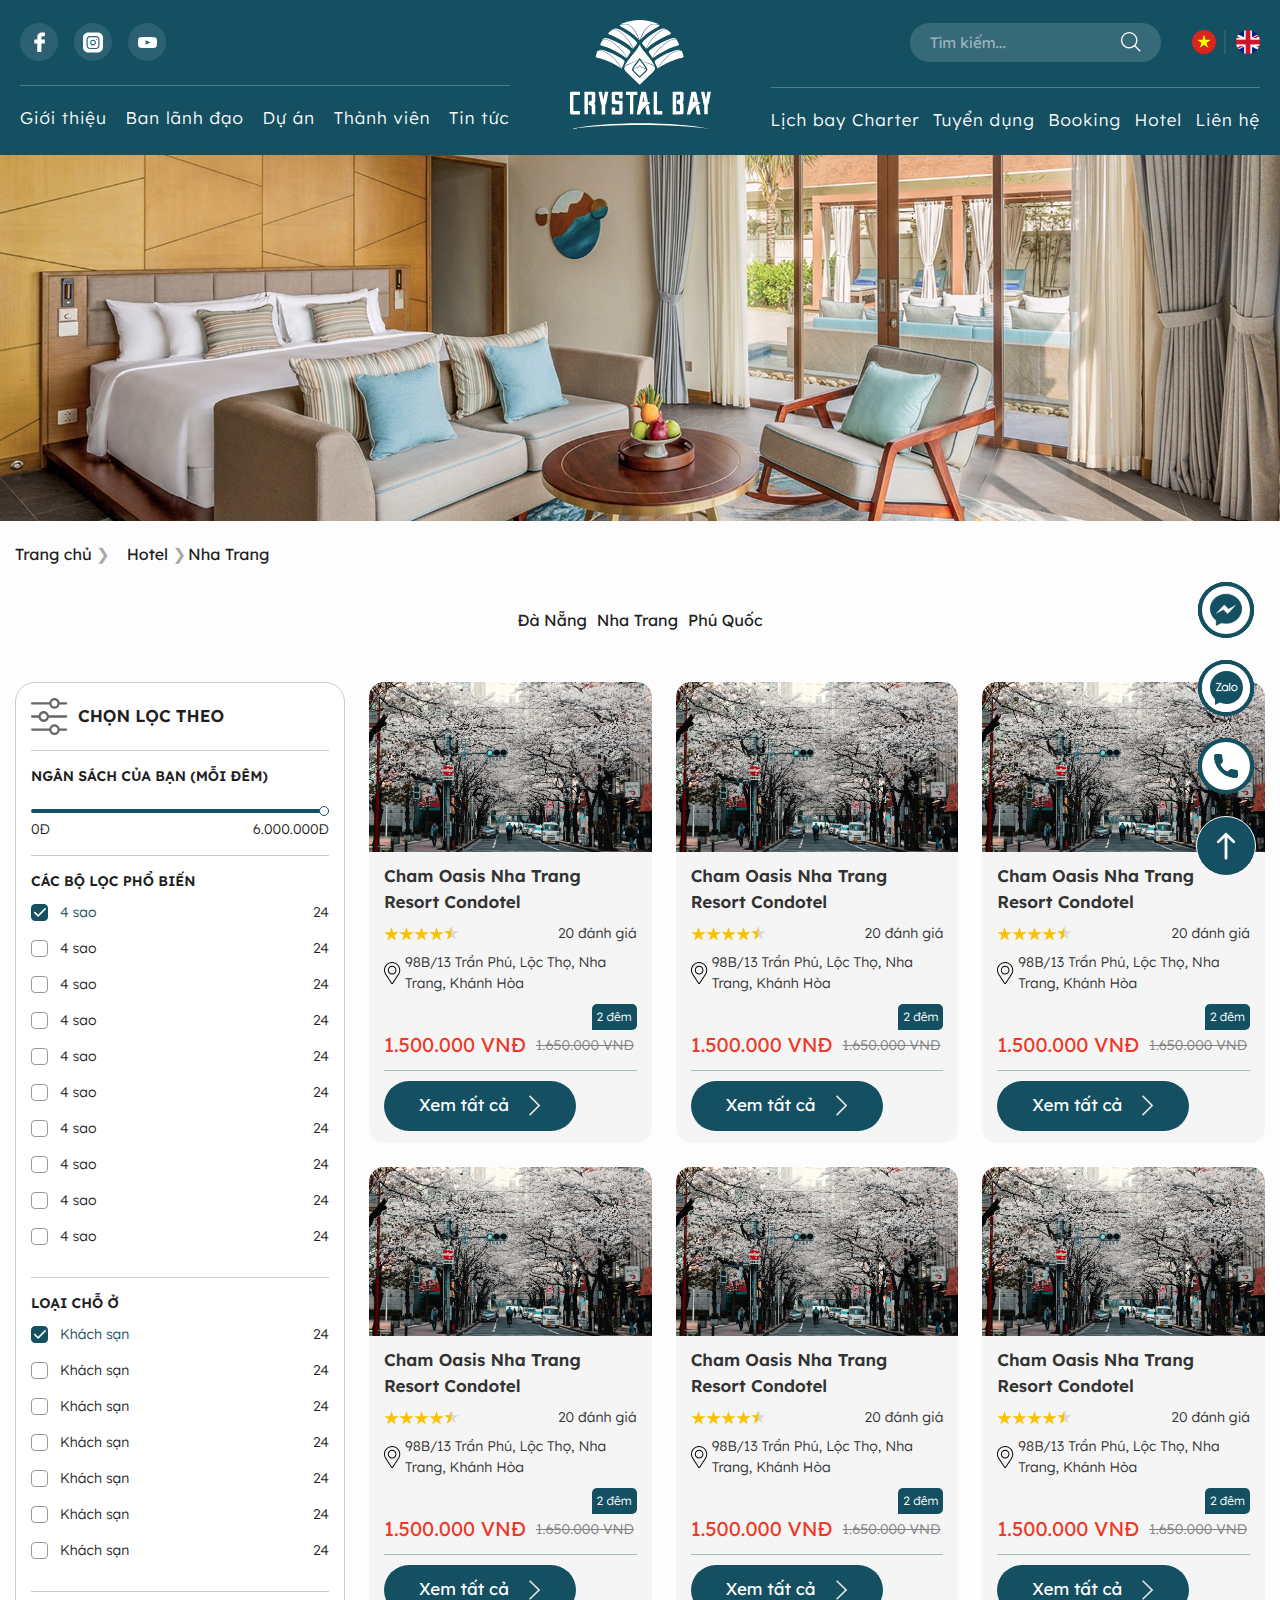
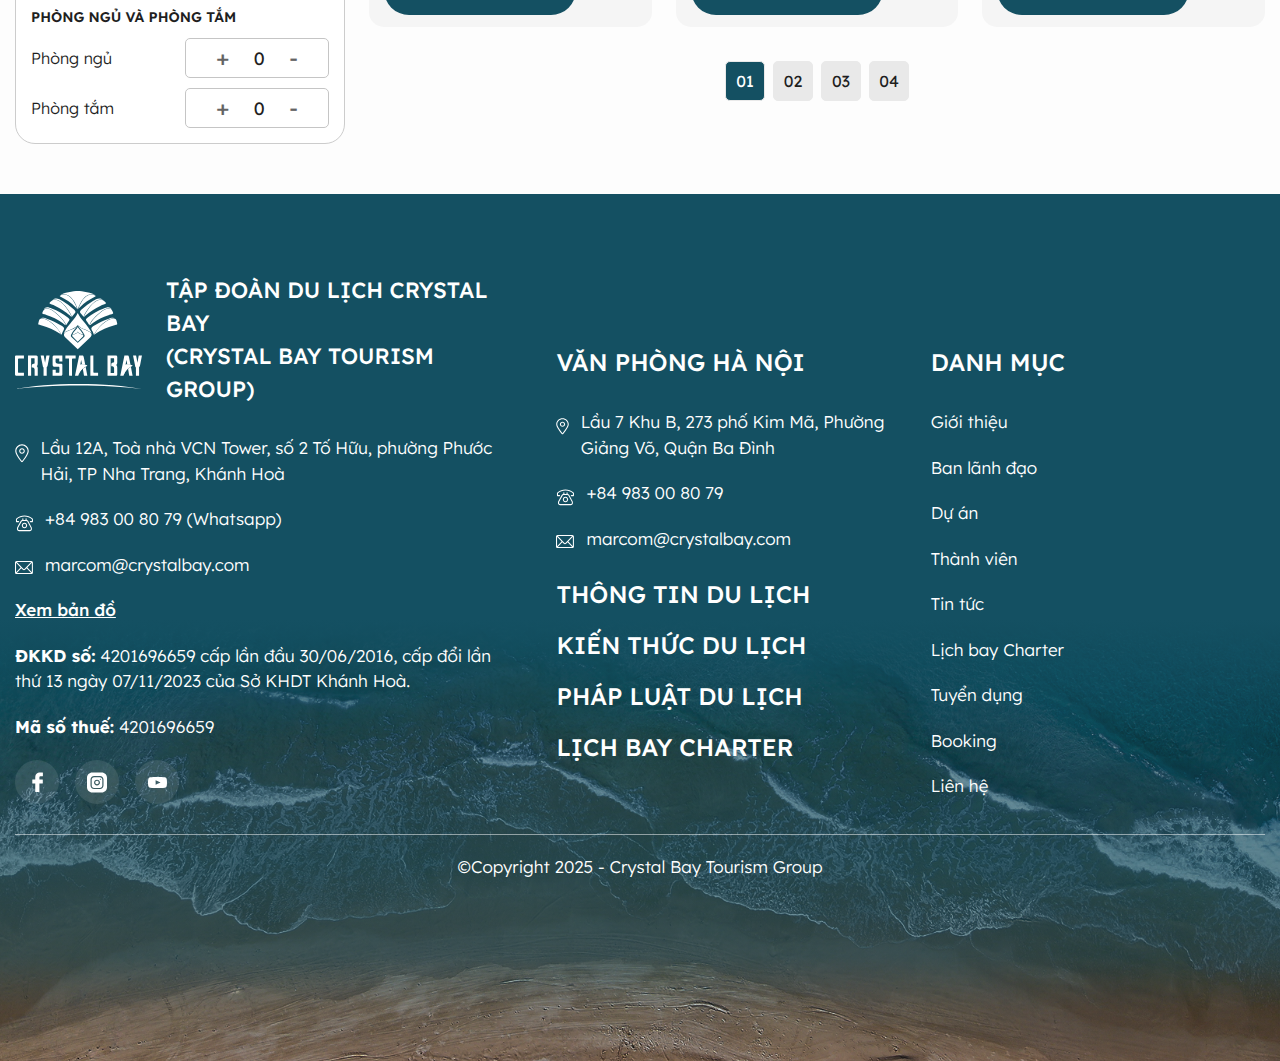
<file: hotel.html>
<!DOCTYPE html>
<html lang="vi">
    <head>
        <meta charset="UTF-8" />
        <meta http-equiv="X-UA-Compatible" content="IE=edge" />
        <meta name="viewport" content="width=device-width, initial-scale=1.0" />
        <!-- favicon -->
        <link
            rel="apple-touch-icon"
            sizes="57x57"
            href="./images/favicon/apple-icon-57x57.png"
        />
        <link
            rel="apple-touch-icon"
            sizes="60x60"
            href="./images/favicon/apple-icon-60x60.png"
        />
        <link
            rel="apple-touch-icon"
            sizes="72x72"
            href="./images/favicon/apple-icon-72x72.png"
        />
        <link
            rel="apple-touch-icon"
            sizes="76x76"
            href="./images/favicon/apple-icon-76x76.png"
        />
        <link
            rel="apple-touch-icon"
            sizes="114x114"
            href="./images/favicon/apple-icon-114x114.png"
        />
        <link
            rel="apple-touch-icon"
            sizes="120x120"
            href="./images/favicon/apple-icon-120x120.png"
        />
        <link
            rel="apple-touch-icon"
            sizes="144x144"
            href="./images/favicon/apple-icon-144x144.png"
        />
        <link
            rel="apple-touch-icon"
            sizes="152x152"
            href="./images/favicon/apple-icon-152x152.png"
        />
        <link
            rel="apple-touch-icon"
            sizes="180x180"
            href="./images/favicon/apple-icon-180x180.png"
        />
        <link
            rel="icon"
            type="image/png"
            sizes="192x192"
            href="/android-icon-192x192.png"
        />
        <link
            rel="icon"
            type="image/png"
            sizes="32x32"
            href="./images/favicon/favicon-32x32.png"
        />
        <link
            rel="icon"
            type="image/png"
            sizes="96x96"
            href="./images/favicon/favicon-96x96.png"
        />
        <link
            rel="icon"
            type="image/png"
            sizes="16x16"
            href="./images/favicon/favicon-16x16.png"
        />
        <meta name="msapplication-TileColor" content="#ffffff" />
        <meta
            name="msapplication-TileImage"
            content="./images/favicon/ms-icon-144x144.png"
        />
        <meta name="theme-color" content="#ffffff" />
        <!-- end favicon -->
        <title>CRYSTALBAY</title>
        <link rel="preconnect" href="https://fonts.googleapis.com" />
        <link rel="preconnect" href="https://fonts.gstatic.com" crossorigin />
        <link
            href="https://fonts.googleapis.com/css2?family=Lexend+Deca:wght@300;400;500;600;700;800;900&family=Barlow+Condensed:ital,wght@0,100;0,200;0,300;0,400;0,500;0,600;0,700;0,800;0,900;1,100;1,200;1,300;1,400;1,500;1,600;1,700;1,800;1,900&display=swap"
            rel="stylesheet"
        />
        <link rel="stylesheet" href="./lib/swiper/swiper-bundle.min.css" />
        <link rel="stylesheet" href="./css/style.css" />
        <link rel="stylesheet" href="./css/responsive.css" />
        <script src="./lib/jquery/jquery.js"></script>
    </head>

    <body>
        <!-- header -->
        <header id="header" class="header header-2 relative js__header">
            <!-- pc -->
            <div  class="header-pc w-1410 d-2xl-flex d-lg-none items-center justify-between">
                <!-- left -->
                <div class="header-2__left flex-1">
                    <!-- top -->
                    <div class="top border-b-white-25 pb-24 mb-20">
                        <ul class="social-list-2 d-2xl-flex">
                            <!-- item -->
                            <li class="social-item-2">
                                <a href="#" class="social-link-2 social-link-2--fb">
                                    <img src="./images/icon/fb-w.svg" alt="">
                                </a>
                            </li>
                            <!-- end item -->
                            <!-- item -->
                            <li class="social-item-2">
                                <a href="#" class="social-link-2 social-link-2--insta">
                                    <img src="./images/icon/instagram-w.svg" alt="">
                                </a>
                            </li>
                            <!-- end item -->
                            <!-- item -->
                            <li class="social-item-2">
                                <a href="#" class="social-link-2 social-link-2--ytb">
                                    <img src="./images/icon/ytb-w.svg" alt="">
                                </a>
                            </li>
                            <!-- end item -->
                        </ul>
                    </div>
                    <!-- end top -->
                    <!-- bot -->
                    <div class="bot">
                        <!-- navbar -->
                        <ul class="navbar fs-17 fw-300 tracking-1px d-2xl-flex items-center justify-between text-white-fd flex-1">
                            <li class="navbar-item">
                                <a href="#" class="navbar-link">Giới thiệu</a>
                                <ul class="navbar-dropdown">
                                    <li class="navbar-dropdown__item">
                                        <a href="#">gioi thieu</a>
                                    </li>
                                    <li class="navbar-dropdown__item">
                                        <a href="#">gioi thieu</a>
                                    </li>
                                    <li class="navbar-dropdown__item">
                                        <a href="#">gioi thieu</a>
                                    </li>
                                    <li class="navbar-dropdown__item">
                                        <a href="#">gioi thieu</a>
                                    </li>
                                </ul>
                            </li>
                            <li class="navbar-item">
                                <a href="#" class="navbar-link">Ban lãnh đạo</a>
                                <ul class="navbar-dropdown">
                                    <li class="navbar-dropdown__item">
                                        <a href="#">gioi thieu</a>
                                    </li>
                                    <li class="navbar-dropdown__item">
                                        <a href="#">gioi thieu</a>
                                    </li>
                                    <li class="navbar-dropdown__item">
                                        <a href="#">gioi thieu</a>
                                    </li>
                                    <li class="navbar-dropdown__item">
                                        <a href="#">gioi thieu</a>
                                    </li>
                                </ul>
                            </li>
                            <li class="navbar-item">
                                <a href="#" class="navbar-link">Dự án</a>
                                <ul class="navbar-dropdown">
                                    <li class="navbar-dropdown__item">
                                        <a href="#">gioi thieu</a>
                                    </li>
                                    <li class="navbar-dropdown__item">
                                        <a href="#">gioi thieu</a>
                                    </li>
                                    <li class="navbar-dropdown__item">
                                        <a href="#">gioi thieu</a>
                                    </li>
                                    <li class="navbar-dropdown__item">
                                        <a href="#">gioi thieu</a>
                                    </li>
                                </ul>
                            </li>
                            <li class="navbar-item">
                                <a href="#" class="navbar-link">Thành viên</a>
                            </li>
                            <li class="navbar-item">
                                <a href="#" class="navbar-link">Tin tức</a>
                            </li>
                            
                        </ul>
                        <!-- end navbar -->
                    </div>
                    <!-- end bot -->
                </div>
                <!-- end left -->

                <!-- center -->
                <div class="header-2__center flex-0">
                      <!-- logo -->
                    <div class="logo">
                        <a href="#" class="logo-link">
                            <img
                                src="./images/icon/logo.svg"
                                class="logo-img"
                                alt=""
                            />
                        </a>
                    </div>
                    <!-- end logo -->
                </div>
                <!-- end center -->

                <!-- right -->
                <div class="header-2__right flex-1">
                    <!-- action -->
                    <div class="header-action d-2xl-flex items-center border-b-white-25 pb-24 mb-20">
                        <!-- search -->
                        <div class="header-search">
                            <form action="" class="header-search__form">
                                <input
                                    class="header-search__input"
                                    type="text"
                                    placeholder="Tìm kiếm..."
                                />
                                <button class="header-search__btn">
                                    <img src="./images/icon/search-w.svg" alt="" />
                                </button>
                            </form>
                        </div>
                        <!-- end search -->
                        <!-- language -->
                        <div class="language-2 d-2xl-flex items-center ml-30">
                            <div class="language-2__item">
                                <a href="#" class="language-2__link">
                                    <img src="./images/flag_1.png" alt="">
                                </a>
                            </div>
                            <div class="language-2__item">
                                <a href="#" class="language-2__link">
                                    <img src="./images/flag_2.png" alt="">
                                </a>
                            </div>
                        </div>
                        <!-- end language -->
                    </div>
                    <!-- end action -->

                    <!-- bot -->
                    <div class="bot">
                        <!-- navbar -->
                        <ul class="navbar fs-17 fw-300 tracking-1px d-2xl-flex items-center justify-between text-white-fd flex-1">
                            <li class="navbar-item">
                                <a href="#" class="navbar-link">Lịch bay Charter</a>
                                <ul class="navbar-dropdown">
                                    <li class="navbar-dropdown__item">
                                        <a href="#">gioi thieu</a>
                                    </li>
                                    <li class="navbar-dropdown__item">
                                        <a href="#">gioi thieu</a>
                                    </li>
                                    <li class="navbar-dropdown__item">
                                        <a href="#">gioi thieu</a>
                                    </li>
                                    <li class="navbar-dropdown__item">
                                        <a href="#">gioi thieu</a>
                                    </li>
                                </ul>
                            </li>
                            <li class="navbar-item">
                                <a href="#" class="navbar-link">Tuyển dụng</a>
                                <ul class="navbar-dropdown">
                                    <li class="navbar-dropdown__item">
                                        <a href="#">gioi thieu</a>
                                    </li>
                                    <li class="navbar-dropdown__item">
                                        <a href="#">gioi thieu</a>
                                    </li>
                                    <li class="navbar-dropdown__item">
                                        <a href="#">gioi thieu</a>
                                    </li>
                                    <li class="navbar-dropdown__item">
                                        <a href="#">gioi thieu</a>
                                    </li>
                                </ul>
                            </li>
                            <li class="navbar-item">
                                <a href="#" class="navbar-link">Booking</a>
                                <ul class="navbar-dropdown">
                                    <li class="navbar-dropdown__item">
                                        <a href="#">gioi thieu</a>
                                    </li>
                                    <li class="navbar-dropdown__item">
                                        <a href="#">gioi thieu</a>
                                    </li>
                                    <li class="navbar-dropdown__item">
                                        <a href="#">gioi thieu</a>
                                    </li>
                                    <li class="navbar-dropdown__item">
                                        <a href="#">gioi thieu</a>
                                    </li>
                                </ul>
                            </li>
                            <li class="navbar-item">
                                <a href="#" class="navbar-link">Hotel</a>
                            </li>
                            <li class="navbar-item">
                                <a href="#" class="navbar-link">Liên hệ</a>
                            </li>
                            
                        </ul>
                        <!-- end navbar -->
                    </div>
                    <!-- end bot -->
                </div>
                <!-- end right -->



             
            </div>
            <!-- end pc -->
            <!-- mb -->
            <div
                class="header-mb w-wrapper d-2xl-none d-lg-flex items-center justify-between"
            >
                <!-- left -->
                <div class="header-mb__left js__subMenuContainer">
                    <!-- icon -->
                    <div class="header-mb__leftIcon js__showSubMenu">
                        <img src="./images/icon/bar-cyan.svg" alt="" />
                    </div>
                    <!-- end icon -->
                    <!-- content -->
                    <div class="sub-menu js__subMenu">
                        <div class="sub-menu__content">
                            <!-- close -->
                            <div class="sub-menu__close js__closeSubMenu h-56 p-4 mb-8 d-2xl-flex items-center text-white">
                                <img src="./images/icon/close-2.svg" alt="">
                            </div>
                            <!-- end close -->

                            <div class="sub-menu__container">
                                <!-- list -->
                                <div class="sub-menu__list">
                                    <!-- item -->
                                    <div class="sub-menu__item">
                                        <!-- heading -->
                                        <div class="heading-sub d-2xl-flex items-center justify-between px-16 py-8 text-gray-33">
                                            <a href="#" class="heading-sub__title fs-17 fw-300">
                                                Movies
                                            </a>
                                            <div class="heading-sub__arrow js__dropDown">
                                                <img src="./images/icon/polyfon-cyan.svg" alt="">
                                            </div>
                                        </div>
                                        <!-- end heading -->

                                        <!-- sub menu list -->
                                        <ul class="list-sub js__listSubMenu" style="">
                                            <li class="item-sub">
                                                <a href="#" class="item-sub__link fs-14">Release Calender</a>
                                            </li>
                                            <li class="item-sub">
                                                <a href="#" class="item-sub__link fs-14">Release Calender</a>
                                            </li>
                                            <li class="item-sub">
                                                <a href="#" class="item-sub__link fs-14">Release Calender</a>
                                            </li>
                                            
                                        </ul>
                                        <!-- end sub menu list -->
                                    </div>
                                    <!-- end item -->
                                    <!-- item -->
                                    <div class="sub-menu__item">
                                        <!-- heading -->
                                        <div class="heading-sub d-2xl-flex items-center justify-between px-16 py-8 text-gray-33">
                                            <a href="#" class="heading-sub__title fs-17 fw-300">
                                                Movies
                                            </a>
                                            <div class="heading-sub__arrow js__dropDown">
                                                <img src="./images/icon/polyfon-cyan.svg" alt="">
                                            </div>
                                        </div>
                                        <!-- end heading -->

                                        <!-- sub menu list -->
                                        <ul class="list-sub js__listSubMenu" style="">
                                            <li class="item-sub">
                                                <a href="#" class="item-sub__link fs-14">Release Calender</a>
                                            </li>
                                            <li class="item-sub">
                                                <a href="#" class="item-sub__link fs-14">Release Calender</a>
                                            </li>
                                            <li class="item-sub">
                                                <a href="#" class="item-sub__link fs-14">Release Calender</a>
                                            </li>
                                            
                                        </ul>
                                        <!-- end sub menu list -->
                                    </div>
                                    <!-- end item -->
                                    <!-- item -->
                                    <div class="sub-menu__item">
                                        <!-- heading -->
                                        <div class="heading-sub d-2xl-flex items-center justify-between px-16 py-8 text-gray-33">
                                            <a href="#" class="heading-sub__title fs-17 fw-300">
                                                Movies
                                            </a>
                                            <div class="heading-sub__arrow js__dropDown">
                                                <img src="./images/icon/polyfon-cyan.svg" alt="">
                                            </div>
                                        </div>
                                        <!-- end heading -->

                                        <!-- sub menu list -->
                                        <ul class="list-sub js__listSubMenu" style="">
                                            <li class="item-sub">
                                                <a href="#" class="item-sub__link fs-14">Release Calender</a>
                                            </li>
                                            <li class="item-sub">
                                                <a href="#" class="item-sub__link fs-14">Release Calender</a>
                                            </li>
                                            <li class="item-sub">
                                                <a href="#" class="item-sub__link fs-14">Release Calender</a>
                                            </li>
                                            
                                        </ul>
                                        <!-- end sub menu list -->
                                    </div>
                                    <!-- end item -->
                                    
                                   
                                </div>
                                <!-- end list -->
                            </div>
                        </div>
                    </div>
                    <!-- end content -->
                </div>
                <!-- end left -->
                <!-- center -->
                <div class="header-mb__center">
                    <a href="#">
                        <img
                            src="./images/icon/logo.svg"
                            alt=""
                            class="header-mb__centerLogo"
                        />
                    </a>
                </div>
                <!-- end center -->
                <!-- right -->
                <div class="header-mb__right">
                    <div class="header-mb__rightIcon d-2xl-flex items-center">
                        <!-- search -->
                        <div class="header-mb__rightIconSearchContainer">
                            <div class="header-mb__rightIconSearch js__searchMb">
                                <img
                                    src="./images/icon/search-w-2.svg"
                                    alt="" class="icon-20"
                                />
                            </div>
                            <div class="header-search-mb__form h-60 w-full js__formSearchMb shadow">
                                <form action="" class="w-full h-full">
                                    <div class="relative w-full h-full">
                                        <input type="text" class="header-search-input w-full h-full p-8 fs-16 js__focusSearchMb" placeholder="Search...">
                                        <div class="header-search-btn btn absolute h-full js__closeSearchMb">
                                            <img src="./images/icon/close-gray.svg" alt="">
                                        </div>
                                    </div>
                                </form>
                            </div>
                        </div>
                        <!-- end search -->
                        <!-- language -->
                        <div class="header-mb__rightIconLanguageContainer">
                            <div class="language-mb fs-14 js__languageContainer text-white font-arial fw-700">
                                <div class="language-default d-2xl-flex items-center js__languageDefault">
                                    <div class="language-default__item d-2xl-flex items-center mr-4 js__languageDefaultText">
                                        <span class="language-text d-2xl-inline mr-4">Vn</span>
                                        <img src="./images/flag_1.png" class="language-img" alt="">
                                    </div>
                                    <div class="language-down">
                                        <img src="./images/icon/polyfon-gray.svg" alt="">
                                    </div>
                                </div>
                                <div class="language-list">
                                    <!-- item -->
                                    <div class="language-item d-2xl-flex items-center js__languageItem">
                                        <span class="language-text d-2xl-inline mr-4">En</span>
                                        <img src="./images/flag_2.png" class="language-img" alt="">
                                    </div>
                                    <!-- end item -->
                                    <!-- item -->
                                    <div class="language-item d-2xl-flex items-center js__languageItem">
                                        <span class="language-text d-2xl-inline mr-4">Vi</span>
                                        <img src="./images/flag_1.png" class="language-img" alt="">
                                    </div>
                                    <!-- end item -->
                                </div>
                                <div class="overlay js__overlay"></div>
                            </div>
                            
                        </div>
                        <!-- end language -->
                    </div>
                </div>
                <!-- end right -->
            </div>
            <!-- end mb -->
        </header>
        <!-- end header -->
        <!-- main -->
        <main id="main" class="main">
            <!-- detail new top img -->
             <div class="detail-news-top-images relative z-20">
                 <div class="detail-news-top-images__content">
                    <!--  -->
                    <div class="article">
                        <div class="article-img">
                            <a href="#" class="">
                                <img src="./images/bg_10.png" alt="" class="d-2xl-block d-md-none">
                                <img src="./images/bg_10.1.png" alt="" class="d-2xl-none d-md-block">
                            </a>
                        </div>
                    </div>
                    <!--  -->
                </div>
            </div>
            <!-- end detail new top img -->
            <!-- breadcrumb -->
            <div class="u-breadcrumb px-15">
                <div class="u-breadcrumb-container w-1410 d-2xl-flex items-center h-full w-full">
                    <!-- item -->
                    <div class="u-breadcrumb-item fs-16 h-full d-2xl-flex items-center">
                        <a href="/" class="u-breadcrumb-link">Trang chủ</a>
                    </div>
                    <!-- end item -->
                    <!-- item -->
                    <div class="u-breadcrumb-item fs-16 h-full d-2xl-flex items-center">
                        <a href="#" class="u-breadcrumb-link">Hotel</a>
                    </div>
                    <!-- end item -->
                    <!-- item -->
                    <div class="u-breadcrumb-item fs-16 h-full d-2xl-flex items-center">
                        <a href="#" class="u-breadcrumb-link">Nha Trang</a>
                    </div>
                    <!-- end item -->
                    
                </div>
            </div>
            <!-- end breadcrumb -->
            
            <!-- list cate -->
            <section class="u-hotel-list-cate relative z-20 px-15">
                <div class="u-hotel-list-cate__container w-1410 relative z-20 pt-30">
                    <div class="u-hotel-list-cate__content d-2xl-flex items-center justify-center flex-wrap gap-10">
                        <div class="u-hotel-list-cate__item">
                            <a href="#" class="u-hotel-list-cate__link">Đà Nẵng</a>
                        </div>
                        <div class="u-hotel-list-cate__item active">
                            <a href="#" class="u-hotel-list-cate__link">Nha Trang</a>
                        </div>
                        <div class="u-hotel-list-cate__item">
                            <a href="#" class="u-hotel-list-cate__link">Phú Quốc</a>
                        </div>
                    </div>
                </div>
            </section>
            <!-- end list cate -->

            <!-- hotel primary -->
            <section class="u-hotel-primary relative z-20 px-15 js__uFilterHotelPrimaryContainer">
                <!-- more mobile -->
                <div class="u-hotel-primary__more-filter js__uFilterHotelPrimaryMore">
                    <img src="./images/icon/filter-w.svg" alt="">
                </div>
                <!-- end more mobile -->
                <div class="u-hotel-primary__container u-block-secondary d-2xl-flex w-1410 relative z-20 py-50 py-md-30">
                    <!-- left -->
                    <div class="u-hotel-primary__left u-block-secondary__left">
                        <!-- filter -->
                        <div class="u-hotel-primary__left-filter p-15">
                            <!-- top -->
                            <div class="u-filter-top d-2xl-flex items-center justify-between">
                                <div class="u-filter-top__left d-2xl-flex items-center flex-1 pr-10">
                                    <div class="left-icon flex-0">
                                        <img src="./images/icon/filter-gray.svg" alt="">
                                    </div>
                                    <h1 class="left-text fs-17 fw-600 uppercase flex-1 pl-10">Chọn lọc theo</h1>
                                </div>
                                <div class="u-filter-top__close d-2xl-flex items-center justify-center flex-0 js__uFilterHotelPrimaryClose">
                                    <img src="./images/icon/close-cyan.svg" alt="">
                                </div>
                            </div>
                            <!-- top -->
                            <!-- list -->
                            <div class="u-fiter-list">
                                <!-- filter item -->
                                <div class="u-filter-item u-filter-item__one">
                                    <!-- title -->
                                    <div class="u-filter-item__title">
                                        <h2 class="fs-14 fw-600 uppercase">Ngân sách của bạn (mỗi đêm)</h2>
                                    </div>
                                    <!-- end title -->
                                    <!-- content -->
                                    <div class="u-filter-item__content mt-8">
                                        <div class="u-range-container js__uRangeContainer">
                                            <input type="range" class="u-range-input js__uRangeInput" min="0" max="6000000" value="6000000">
                                            <div class="u-range-labels d-2xl-flex items-center gap-8 justify-between w-full">
                                                <span id="u-min-label" class="fs-14 fw-300 js__uRangeMin">0Đ</span>
                                                <span id="u-max-label" class="fs-14 fw-300 js__uRangeMax">6.000.000Đ</span>
                                            </div>
                                        </div>
                                    </div>
                                    <!-- end content -->
                                </div>
                                <!-- end filter item -->
                                <!-- filter item -->
                                <div class="u-filter-item u-filter-item__two">
                                    <!-- title -->
                                    <div class="u-filter-item__title">
                                        <h2 class="fs-14 fw-600 uppercase">Các bộ lọc phổ biến</h2>
                                    </div>
                                    <!-- end title -->
                                    <!-- content -->
                                    <div class="u-filter-item__content mt-10">
                                        <!-- option -->
                                        <div class="u-filter-box__option d-2xl-flex items-center justify-between gap-8 fs-14 fw-300">
                                            <div class="u-radio-box u-custom-checkbox flex-1" rel="el-1-1">
                                                <input type="checkbox" id="el-1-1" name="popular" checked="">
                                                <label for="el-1-1">
                                                    <div class="u-check">
                                                        <img src="./images/icon/check-w.svg" alt="">
                                                    </div>
                                                    <span class="u-check-txt-1">4 sao</span>
                                                </label>
                                            </div>
                                            <div class="u-check-txt-2 flex-0">24</div>
                                        </div>
                                        <!-- end option -->
                                        <!-- option -->
                                        <div class="u-filter-box__option d-2xl-flex items-center justify-between gap-8 fs-14 fw-300">
                                            <div class="u-radio-box u-custom-checkbox flex-1" rel="el-1-2">
                                                <input type="checkbox" id="el-1-2" name="popular">
                                                <label for="el-1-2">
                                                    <div class="u-check">
                                                        <img src="./images/icon/check-w.svg" alt="">
                                                    </div>
                                                    <span class="u-check-txt-1">4 sao</span>
                                                </label>
                                            </div>
                                            <div class="u-check-txt-2 flex-0">24</div>
                                        </div>
                                        <!-- end option -->
                                        <!-- option -->
                                        <div class="u-filter-box__option d-2xl-flex items-center justify-between gap-8 fs-14 fw-300">
                                            <div class="u-radio-box u-custom-checkbox flex-1" rel="el-1-3">
                                                <input type="checkbox" id="el-1-3" name="popular">
                                                <label for="el-1-3">
                                                    <div class="u-check">
                                                        <img src="./images/icon/check-w.svg" alt="">
                                                    </div>
                                                    <span class="u-check-txt-1">4 sao</span>
                                                </label>
                                            </div>
                                            <div class="u-check-txt-2 flex-0">24</div>
                                        </div>
                                        <!-- end option -->
                                        <!-- option -->
                                        <div class="u-filter-box__option d-2xl-flex items-center justify-between gap-8 fs-14 fw-300">
                                            <div class="u-radio-box u-custom-checkbox flex-1" rel="el-1-4">
                                                <input type="checkbox" id="el-1-4" name="popular">
                                                <label for="el-1-4">
                                                    <div class="u-check">
                                                        <img src="./images/icon/check-w.svg" alt="">
                                                    </div>
                                                    <span class="u-check-txt-1">4 sao</span>
                                                </label>
                                            </div>
                                            <div class="u-check-txt-2 flex-0">24</div>
                                        </div>
                                        <!-- end option -->
                                        <!-- option -->
                                        <div class="u-filter-box__option d-2xl-flex items-center justify-between gap-8 fs-14 fw-300">
                                            <div class="u-radio-box u-custom-checkbox flex-1" rel="el-1-5">
                                                <input type="checkbox" id="el-1-5" name="popular">
                                                <label for="el-1-5">
                                                    <div class="u-check">
                                                        <img src="./images/icon/check-w.svg" alt="">
                                                    </div>
                                                    <span class="u-check-txt-1">4 sao</span>
                                                </label>
                                            </div>
                                            <div class="u-check-txt-2 flex-0">24</div>
                                        </div>
                                        <!-- end option -->
                                        <!-- option -->
                                        <div class="u-filter-box__option d-2xl-flex items-center justify-between gap-8 fs-14 fw-300">
                                            <div class="u-radio-box u-custom-checkbox flex-1" rel="el-1-6">
                                                <input type="checkbox" id="el-1-6" name="popular">
                                                <label for="el-1-6">
                                                    <div class="u-check">
                                                        <img src="./images/icon/check-w.svg" alt="">
                                                    </div>
                                                    <span class="u-check-txt-1">4 sao</span>
                                                </label>
                                            </div>
                                            <div class="u-check-txt-2 flex-0">24</div>
                                        </div>
                                        <!-- end option -->
                                        <!-- option -->
                                        <div class="u-filter-box__option d-2xl-flex items-center justify-between gap-8 fs-14 fw-300">
                                            <div class="u-radio-box u-custom-checkbox flex-1" rel="el-1-7">
                                                <input type="checkbox" id="el-1-7" name="popular">
                                                <label for="el-1-7">
                                                    <div class="u-check">
                                                        <img src="./images/icon/check-w.svg" alt="">
                                                    </div>
                                                    <span class="u-check-txt-1">4 sao</span>
                                                </label>
                                            </div>
                                            <div class="u-check-txt-2 flex-0">24</div>
                                        </div>
                                        <!-- end option -->
                                        <!-- option -->
                                        <div class="u-filter-box__option d-2xl-flex items-center justify-between gap-8 fs-14 fw-300">
                                            <div class="u-radio-box u-custom-checkbox flex-1" rel="el-1-8">
                                                <input type="checkbox" id="el-1-8" name="popular">
                                                <label for="el-1-8">
                                                    <div class="u-check">
                                                        <img src="./images/icon/check-w.svg" alt="">
                                                    </div>
                                                    <span class="u-check-txt-1">4 sao</span>
                                                </label>
                                            </div>
                                            <div class="u-check-txt-2 flex-0">24</div>
                                        </div>
                                        <!-- end option -->
                                        <!-- option -->
                                        <div class="u-filter-box__option d-2xl-flex items-center justify-between gap-8 fs-14 fw-300">
                                            <div class="u-radio-box u-custom-checkbox flex-1" rel="el-1-9">
                                                <input type="checkbox" id="el-1-9" name="popular">
                                                <label for="el-1-9">
                                                    <div class="u-check">
                                                        <img src="./images/icon/check-w.svg" alt="">
                                                    </div>
                                                    <span class="u-check-txt-1">4 sao</span>
                                                </label>
                                            </div>
                                            <div class="u-check-txt-2 flex-0">24</div>
                                        </div>
                                        <!-- end option -->
                                        <!-- option -->
                                        <div class="u-filter-box__option d-2xl-flex items-center justify-between gap-8 fs-14 fw-300">
                                            <div class="u-radio-box u-custom-checkbox flex-1" rel="el-1-10">
                                                <input type="checkbox" id="el-1-10" name="popular">
                                                <label for="el-1-10">
                                                    <div class="u-check">
                                                        <img src="./images/icon/check-w.svg" alt="">
                                                    </div>
                                                    <span class="u-check-txt-1">4 sao</span>
                                                </label>
                                            </div>
                                            <div class="u-check-txt-2 flex-0">24</div>
                                        </div>
                                        <!-- end option -->
                                       
                                    </div>
                                    <!-- end content -->
                                </div>
                                <!-- end filter item -->
                                <!-- filter item -->
                                <div class="u-filter-item u-filter-item__two">
                                    <!-- title -->
                                    <div class="u-filter-item__title">
                                        <h2 class="fs-14 fw-600 uppercase">Loại chỗ ở</h2>
                                    </div>
                                    <!-- end title -->
                                    <!-- content -->
                                    <div class="u-filter-item__content mt-10">
                                        <!-- option -->
                                        <div class="u-filter-box__option d-2xl-flex items-center justify-between gap-8 fs-14 fw-300">
                                            <div class="u-radio-box u-custom-checkbox flex-1" rel="el-2-1">
                                                <input type="checkbox" id="el-2-1" name="type-home" checked="">
                                                <label for="el-2-1">
                                                    <div class="u-check">
                                                        <img src="./images/icon/check-w.svg" alt="">
                                                    </div>
                                                    <span class="u-check-txt-1">Khách sạn</span>
                                                </label>
                                            </div>
                                            <div class="u-check-txt-2 flex-0">24</div>
                                        </div>
                                        <!-- end option -->
                                        <!-- option -->
                                        <div class="u-filter-box__option d-2xl-flex items-center justify-between gap-8 fs-14 fw-300">
                                            <div class="u-radio-box u-custom-checkbox flex-1" rel="el-2-2">
                                                <input type="checkbox" id="el-2-2" name="type-home">
                                                <label for="el-2-2">
                                                    <div class="u-check">
                                                        <img src="./images/icon/check-w.svg" alt="">
                                                    </div>
                                                    <span class="u-check-txt-1">Khách sạn</span>
                                                </label>
                                            </div>
                                            <div class="u-check-txt-2 flex-0">24</div>
                                        </div>
                                        <!-- end option -->
                                        <!-- option -->
                                        <div class="u-filter-box__option d-2xl-flex items-center justify-between gap-8 fs-14 fw-300">
                                            <div class="u-radio-box u-custom-checkbox flex-1" rel="el-2-3">
                                                <input type="checkbox" id="el-2-3" name="type-home">
                                                <label for="el-2-3">
                                                    <div class="u-check">
                                                        <img src="./images/icon/check-w.svg" alt="">
                                                    </div>
                                                    <span class="u-check-txt-1">Khách sạn</span>
                                                </label>
                                            </div>
                                            <div class="u-check-txt-2 flex-0">24</div>
                                        </div>
                                        <!-- end option -->
                                        <!-- option -->
                                        <div class="u-filter-box__option d-2xl-flex items-center justify-between gap-8 fs-14 fw-300">
                                            <div class="u-radio-box u-custom-checkbox flex-1" rel="el-2-4">
                                                <input type="checkbox" id="el-2-4" name="type-home">
                                                <label for="el-2-4">
                                                    <div class="u-check">
                                                        <img src="./images/icon/check-w.svg" alt="">
                                                    </div>
                                                    <span class="u-check-txt-1">Khách sạn</span>
                                                </label>
                                            </div>
                                            <div class="u-check-txt-2 flex-0">24</div>
                                        </div>
                                        <!-- end option -->
                                        <!-- option -->
                                        <div class="u-filter-box__option d-2xl-flex items-center justify-between gap-8 fs-14 fw-300">
                                            <div class="u-radio-box u-custom-checkbox flex-1" rel="el-2-5">
                                                <input type="checkbox" id="el-2-5" name="type-home">
                                                <label for="el-2-5">
                                                    <div class="u-check">
                                                        <img src="./images/icon/check-w.svg" alt="">
                                                    </div>
                                                    <span class="u-check-txt-1">Khách sạn</span>
                                                </label>
                                            </div>
                                            <div class="u-check-txt-2 flex-0">24</div>
                                        </div>
                                        <!-- end option -->
                                        <!-- option -->
                                        <div class="u-filter-box__option d-2xl-flex items-center justify-between gap-8 fs-14 fw-300">
                                            <div class="u-radio-box u-custom-checkbox flex-1" rel="el-2-6">
                                                <input type="checkbox" id="el-2-6" name="type-home">
                                                <label for="el-2-6">
                                                    <div class="u-check">
                                                        <img src="./images/icon/check-w.svg" alt="">
                                                    </div>
                                                    <span class="u-check-txt-1">Khách sạn</span>
                                                </label>
                                            </div>
                                            <div class="u-check-txt-2 flex-0">24</div>
                                        </div>
                                        <!-- end option -->
                                        <!-- option -->
                                        <div class="u-filter-box__option d-2xl-flex items-center justify-between gap-8 fs-14 fw-300">
                                            <div class="u-radio-box u-custom-checkbox flex-1" rel="el-2-7">
                                                <input type="checkbox" id="el-2-7" name="type-home">
                                                <label for="el-2-7">
                                                    <div class="u-check">
                                                        <img src="./images/icon/check-w.svg" alt="">
                                                    </div>
                                                    <span class="u-check-txt-1">Khách sạn</span>
                                                </label>
                                            </div>
                                            <div class="u-check-txt-2 flex-0">24</div>
                                        </div>
                                        <!-- end option -->
                                       
                                    </div>
                                    <!-- end content -->
                                </div>
                                <!-- end filter item -->
                                <!-- filter item -->
                                <div class="u-filter-item u-filter-item__three">
                                    <!-- title -->
                                    <div class="u-filter-item__title">
                                        <h2 class="fs-14 fw-600 uppercase">Phòng ngủ và phòng tắm</h2>
                                    </div>
                                    <!-- end title -->
                                    <!-- content -->
                                    <div class="u-filter-item__content mt-10">
                                        <div class="d-2xl-flex items-center justify-between gap-8 mb-10">
                                            <div class="flex-1 fw-14 fw-300">Phòng ngủ</div>
                                            <div class="quantity-wrap js__incremental flex-0">
                                                <button class="increment js__increment">+</button>
                                                <input type="number" value="0" class="number js__numberValue" min="0" max="100">
                                                <button class="deincrement js__deincrement">-</button>
                                            </div>
                                        </div>
                                        <div class="d-2xl-flex items-center justify-between gap-8">
                                            <div class="flex-1 fw-14 fw-300">Phòng tắm</div>
                                            <div class="quantity-wrap js__incremental flex-0">
                                                <button class="increment js__increment">+</button>
                                                <input type="number" value="0" class="number js__numberValue" min="0" max="100">
                                                <button class="deincrement js__deincrement">-</button>
                                            </div>
                                        </div>
                                       
                                    </div>
                                    <!-- end content -->
                                </div>
                                <!-- end filter item -->
                            </div>
                            <!-- end list -->
                        </div>
                        <!-- end filter -->
                    </div>
                    <!-- end left -->
                    <!-- right -->
                    <div class="u-hotel-primary__right u-block-secondary__right pl-24">
                        
                        <!-- list -->
                        <div class="u-hotel-primary__right-list d-2xl-grid col-3 gap-24">
                            <!-- article -->
                            <div class="article relative over-hidden bg-gray-f5 border-15 w-full">
                                <!-- img  -->
                                <div class="article-img">
                                    <a href="#" class="ratio-15x9 article-inner over-hidden">
                                        <img loading="lazy" class="article-inner__img  scale-107" src="./images/3.jpg" width="" height="" alt="">
                                    </a>
                                </div>
                                <!-- end img -->
        
                                <!-- content -->
                                <div class="article-content py-12 px-15">
                                    <h3 class="article-title fs-17 text-gray-33 fw-600">
                                        <a href="#">Cham Oasis Nha Trang Resort Condotel</a>
                                    </h3>
                                    <!-- star -->
                                    <div class="article-vote d-2xl-flex items-center justify-between gap-10 mt-8">
                                        <div class="stars d-2xl-flex items-center">
                                            <div class="star-item">
                                                <img src="./images/icon/Star_2.svg" alt="">
                                            </div>
                                            <div class="star-item">
                                                <img src="./images/icon/Star_2.svg" alt="">
                                            </div>
                                            <div class="star-item">
                                                <img src="./images/icon/Star_2.svg" alt="">
                                            </div>
                                            <div class="star-item">
                                                <img src="./images/icon/Star_2.svg" alt="">
                                            </div>
                                            <div class="star-item">
                                                <img src="./images/icon/Star_2_1.svg" alt="">
                                            </div>
                                        </div>
                                        <div class="counter-vote fs-14 fw-300 text-gray-33">
                                            <span class="txt">20</span>
                                            <span class="txt">đánh giá</span>
                                        </div>
                                    </div>
                                    <!-- end star -->
                                    <!-- location -->
                                    <div class="article-location d-2xl-flex items-center fs-14 fw-300 text-gray-33 mt-8">
                                        <div class="article-location__icon flex-0">
                                            <img src="./images/icon/location-border-b.svg" alt="">
                                        </div>
                                        <div class="article-location__text flex-1 pl-4">
                                            <p>98B/13 Trần Phú, Lộc Thọ, Nha Trang, Khánh Hòa</p>
                                        </div>
                                    </div>
                                    <!-- end location -->
                                    <!-- light count -->
                                    <div class="article-light-count mt-10">
                                        <span class="article-light-count__badge fs-12 text-white fw-300">2 đêm</span>
                                    </div>
                                    <!-- end light count -->
                                    <!-- price -->
                                    <div class="article-price d-2xl-flex items-center flex-wrap gap-10">
                                        <div class="price fw-400 text-red-ef fs-20">1.500.000 VNĐ</div>
                                        <div class="price-old fw-300 text-gray-82 fs-14 line-through">1.650.000 VNĐ</div>
                                    </div>
                                    <!-- end price -->
                                    <!-- see more -->
                                    <div class="bot-btn text-white pt-10 mt-10 border-t-cyan-035">
                                        <a href="#" class="btn--primary-2 d-2xl-flex items-center justify-between fs-17">
                                            <span>Xem tất cả</span>
                                            <img src="./images/icon/arrow-next-w.svg" alt="" class="ml-20 icon-12">
                                        </a>
                                    </div>
                                    <!-- end see more -->
                                </div>
                                <!-- end content -->
                            </div>
                            <!-- end article -->
                            <!-- article -->
                            <div class="article relative over-hidden bg-gray-f5 border-15 w-full">
                                <!-- img  -->
                                <div class="article-img">
                                    <a href="#" class="ratio-15x9 article-inner over-hidden">
                                        <img loading="lazy" class="article-inner__img  scale-107" src="./images/3.jpg" width="" height="" alt="">
                                    </a>
                                </div>
                                <!-- end img -->
        
                                <!-- content -->
                                <div class="article-content py-12 px-15">
                                    <h3 class="article-title fs-17 text-gray-33 fw-600">
                                        <a href="#">Cham Oasis Nha Trang Resort Condotel</a>
                                    </h3>
                                    <!-- star -->
                                    <div class="article-vote d-2xl-flex items-center justify-between gap-10 mt-8">
                                        <div class="stars d-2xl-flex items-center">
                                            <div class="star-item">
                                                <img src="./images/icon/Star_2.svg" alt="">
                                            </div>
                                            <div class="star-item">
                                                <img src="./images/icon/Star_2.svg" alt="">
                                            </div>
                                            <div class="star-item">
                                                <img src="./images/icon/Star_2.svg" alt="">
                                            </div>
                                            <div class="star-item">
                                                <img src="./images/icon/Star_2.svg" alt="">
                                            </div>
                                            <div class="star-item">
                                                <img src="./images/icon/Star_2_1.svg" alt="">
                                            </div>
                                        </div>
                                        <div class="counter-vote fs-14 fw-300 text-gray-33">
                                            <span class="txt">20</span>
                                            <span class="txt">đánh giá</span>
                                        </div>
                                    </div>
                                    <!-- end star -->
                                    <!-- location -->
                                    <div class="article-location d-2xl-flex items-center fs-14 fw-300 text-gray-33 mt-8">
                                        <div class="article-location__icon flex-0">
                                            <img src="./images/icon/location-border-b.svg" alt="">
                                        </div>
                                        <div class="article-location__text flex-1 pl-4">
                                            <p>98B/13 Trần Phú, Lộc Thọ, Nha Trang, Khánh Hòa</p>
                                        </div>
                                    </div>
                                    <!-- end location -->
                                    <!-- light count -->
                                    <div class="article-light-count mt-10">
                                        <span class="article-light-count__badge fs-12 text-white fw-300">2 đêm</span>
                                    </div>
                                    <!-- end light count -->
                                    <!-- price -->
                                    <div class="article-price d-2xl-flex items-center flex-wrap gap-10">
                                        <div class="price fw-400 text-red-ef fs-20">1.500.000 VNĐ</div>
                                        <div class="price-old fw-300 text-gray-82 fs-14 line-through">1.650.000 VNĐ</div>
                                    </div>
                                    <!-- end price -->
                                    <!-- see more -->
                                    <div class="bot-btn text-white pt-10 mt-10 border-t-cyan-035">
                                        <a href="#" class="btn--primary-2 d-2xl-flex items-center justify-between fs-17">
                                            <span>Xem tất cả</span>
                                            <img src="./images/icon/arrow-next-w.svg" alt="" class="ml-20 icon-12">
                                        </a>
                                    </div>
                                    <!-- end see more -->
                                </div>
                                <!-- end content -->
                            </div>
                            <!-- end article -->
                            <!-- article -->
                            <div class="article relative over-hidden bg-gray-f5 border-15 w-full">
                                <!-- img  -->
                                <div class="article-img">
                                    <a href="#" class="ratio-15x9 article-inner over-hidden">
                                        <img loading="lazy" class="article-inner__img  scale-107" src="./images/3.jpg" width="" height="" alt="">
                                    </a>
                                </div>
                                <!-- end img -->
        
                                <!-- content -->
                                <div class="article-content py-12 px-15">
                                    <h3 class="article-title fs-17 text-gray-33 fw-600">
                                        <a href="#">Cham Oasis Nha Trang Resort Condotel</a>
                                    </h3>
                                    <!-- star -->
                                    <div class="article-vote d-2xl-flex items-center justify-between gap-10 mt-8">
                                        <div class="stars d-2xl-flex items-center">
                                            <div class="star-item">
                                                <img src="./images/icon/Star_2.svg" alt="">
                                            </div>
                                            <div class="star-item">
                                                <img src="./images/icon/Star_2.svg" alt="">
                                            </div>
                                            <div class="star-item">
                                                <img src="./images/icon/Star_2.svg" alt="">
                                            </div>
                                            <div class="star-item">
                                                <img src="./images/icon/Star_2.svg" alt="">
                                            </div>
                                            <div class="star-item">
                                                <img src="./images/icon/Star_2_1.svg" alt="">
                                            </div>
                                        </div>
                                        <div class="counter-vote fs-14 fw-300 text-gray-33">
                                            <span class="txt">20</span>
                                            <span class="txt">đánh giá</span>
                                        </div>
                                    </div>
                                    <!-- end star -->
                                    <!-- location -->
                                    <div class="article-location d-2xl-flex items-center fs-14 fw-300 text-gray-33 mt-8">
                                        <div class="article-location__icon flex-0">
                                            <img src="./images/icon/location-border-b.svg" alt="">
                                        </div>
                                        <div class="article-location__text flex-1 pl-4">
                                            <p>98B/13 Trần Phú, Lộc Thọ, Nha Trang, Khánh Hòa</p>
                                        </div>
                                    </div>
                                    <!-- end location -->
                                    <!-- light count -->
                                    <div class="article-light-count mt-10">
                                        <span class="article-light-count__badge fs-12 text-white fw-300">2 đêm</span>
                                    </div>
                                    <!-- end light count -->
                                    <!-- price -->
                                    <div class="article-price d-2xl-flex items-center flex-wrap gap-10">
                                        <div class="price fw-400 text-red-ef fs-20">1.500.000 VNĐ</div>
                                        <div class="price-old fw-300 text-gray-82 fs-14 line-through">1.650.000 VNĐ</div>
                                    </div>
                                    <!-- end price -->
                                    <!-- see more -->
                                    <div class="bot-btn text-white pt-10 mt-10 border-t-cyan-035">
                                        <a href="#" class="btn--primary-2 d-2xl-flex items-center justify-between fs-17">
                                            <span>Xem tất cả</span>
                                            <img src="./images/icon/arrow-next-w.svg" alt="" class="ml-20 icon-12">
                                        </a>
                                    </div>
                                    <!-- end see more -->
                                </div>
                                <!-- end content -->
                            </div>
                            <!-- end article -->
                            <!-- article -->
                            <div class="article relative over-hidden bg-gray-f5 border-15 w-full">
                                <!-- img  -->
                                <div class="article-img">
                                    <a href="#" class="ratio-15x9 article-inner over-hidden">
                                        <img loading="lazy" class="article-inner__img  scale-107" src="./images/3.jpg" width="" height="" alt="">
                                    </a>
                                </div>
                                <!-- end img -->
        
                                <!-- content -->
                                <div class="article-content py-12 px-15">
                                    <h3 class="article-title fs-17 text-gray-33 fw-600">
                                        <a href="#">Cham Oasis Nha Trang Resort Condotel</a>
                                    </h3>
                                    <!-- star -->
                                    <div class="article-vote d-2xl-flex items-center justify-between gap-10 mt-8">
                                        <div class="stars d-2xl-flex items-center">
                                            <div class="star-item">
                                                <img src="./images/icon/Star_2.svg" alt="">
                                            </div>
                                            <div class="star-item">
                                                <img src="./images/icon/Star_2.svg" alt="">
                                            </div>
                                            <div class="star-item">
                                                <img src="./images/icon/Star_2.svg" alt="">
                                            </div>
                                            <div class="star-item">
                                                <img src="./images/icon/Star_2.svg" alt="">
                                            </div>
                                            <div class="star-item">
                                                <img src="./images/icon/Star_2_1.svg" alt="">
                                            </div>
                                        </div>
                                        <div class="counter-vote fs-14 fw-300 text-gray-33">
                                            <span class="txt">20</span>
                                            <span class="txt">đánh giá</span>
                                        </div>
                                    </div>
                                    <!-- end star -->
                                    <!-- location -->
                                    <div class="article-location d-2xl-flex items-center fs-14 fw-300 text-gray-33 mt-8">
                                        <div class="article-location__icon flex-0">
                                            <img src="./images/icon/location-border-b.svg" alt="">
                                        </div>
                                        <div class="article-location__text flex-1 pl-4">
                                            <p>98B/13 Trần Phú, Lộc Thọ, Nha Trang, Khánh Hòa</p>
                                        </div>
                                    </div>
                                    <!-- end location -->
                                    <!-- light count -->
                                    <div class="article-light-count mt-10">
                                        <span class="article-light-count__badge fs-12 text-white fw-300">2 đêm</span>
                                    </div>
                                    <!-- end light count -->
                                    <!-- price -->
                                    <div class="article-price d-2xl-flex items-center flex-wrap gap-10">
                                        <div class="price fw-400 text-red-ef fs-20">1.500.000 VNĐ</div>
                                        <div class="price-old fw-300 text-gray-82 fs-14 line-through">1.650.000 VNĐ</div>
                                    </div>
                                    <!-- end price -->
                                    <!-- see more -->
                                    <div class="bot-btn text-white pt-10 mt-10 border-t-cyan-035">
                                        <a href="#" class="btn--primary-2 d-2xl-flex items-center justify-between fs-17">
                                            <span>Xem tất cả</span>
                                            <img src="./images/icon/arrow-next-w.svg" alt="" class="ml-20 icon-12">
                                        </a>
                                    </div>
                                    <!-- end see more -->
                                </div>
                                <!-- end content -->
                            </div>
                            <!-- end article -->
                            <!-- article -->
                            <div class="article relative over-hidden bg-gray-f5 border-15 w-full">
                                <!-- img  -->
                                <div class="article-img">
                                    <a href="#" class="ratio-15x9 article-inner over-hidden">
                                        <img loading="lazy" class="article-inner__img  scale-107" src="./images/3.jpg" width="" height="" alt="">
                                    </a>
                                </div>
                                <!-- end img -->
        
                                <!-- content -->
                                <div class="article-content py-12 px-15">
                                    <h3 class="article-title fs-17 text-gray-33 fw-600">
                                        <a href="#">Cham Oasis Nha Trang Resort Condotel</a>
                                    </h3>
                                    <!-- star -->
                                    <div class="article-vote d-2xl-flex items-center justify-between gap-10 mt-8">
                                        <div class="stars d-2xl-flex items-center">
                                            <div class="star-item">
                                                <img src="./images/icon/Star_2.svg" alt="">
                                            </div>
                                            <div class="star-item">
                                                <img src="./images/icon/Star_2.svg" alt="">
                                            </div>
                                            <div class="star-item">
                                                <img src="./images/icon/Star_2.svg" alt="">
                                            </div>
                                            <div class="star-item">
                                                <img src="./images/icon/Star_2.svg" alt="">
                                            </div>
                                            <div class="star-item">
                                                <img src="./images/icon/Star_2_1.svg" alt="">
                                            </div>
                                        </div>
                                        <div class="counter-vote fs-14 fw-300 text-gray-33">
                                            <span class="txt">20</span>
                                            <span class="txt">đánh giá</span>
                                        </div>
                                    </div>
                                    <!-- end star -->
                                    <!-- location -->
                                    <div class="article-location d-2xl-flex items-center fs-14 fw-300 text-gray-33 mt-8">
                                        <div class="article-location__icon flex-0">
                                            <img src="./images/icon/location-border-b.svg" alt="">
                                        </div>
                                        <div class="article-location__text flex-1 pl-4">
                                            <p>98B/13 Trần Phú, Lộc Thọ, Nha Trang, Khánh Hòa</p>
                                        </div>
                                    </div>
                                    <!-- end location -->
                                    <!-- light count -->
                                    <div class="article-light-count mt-10">
                                        <span class="article-light-count__badge fs-12 text-white fw-300">2 đêm</span>
                                    </div>
                                    <!-- end light count -->
                                    <!-- price -->
                                    <div class="article-price d-2xl-flex items-center flex-wrap gap-10">
                                        <div class="price fw-400 text-red-ef fs-20">1.500.000 VNĐ</div>
                                        <div class="price-old fw-300 text-gray-82 fs-14 line-through">1.650.000 VNĐ</div>
                                    </div>
                                    <!-- end price -->
                                    <!-- see more -->
                                    <div class="bot-btn text-white pt-10 mt-10 border-t-cyan-035">
                                        <a href="#" class="btn--primary-2 d-2xl-flex items-center justify-between fs-17">
                                            <span>Xem tất cả</span>
                                            <img src="./images/icon/arrow-next-w.svg" alt="" class="ml-20 icon-12">
                                        </a>
                                    </div>
                                    <!-- end see more -->
                                </div>
                                <!-- end content -->
                            </div>
                            <!-- end article -->
                            <!-- article -->
                            <div class="article relative over-hidden bg-gray-f5 border-15 w-full">
                                <!-- img  -->
                                <div class="article-img">
                                    <a href="#" class="ratio-15x9 article-inner over-hidden">
                                        <img loading="lazy" class="article-inner__img  scale-107" src="./images/3.jpg" width="" height="" alt="">
                                    </a>
                                </div>
                                <!-- end img -->
        
                                <!-- content -->
                                <div class="article-content py-12 px-15">
                                    <h3 class="article-title fs-17 text-gray-33 fw-600">
                                        <a href="#">Cham Oasis Nha Trang Resort Condotel</a>
                                    </h3>
                                    <!-- star -->
                                    <div class="article-vote d-2xl-flex items-center justify-between gap-10 mt-8">
                                        <div class="stars d-2xl-flex items-center">
                                            <div class="star-item">
                                                <img src="./images/icon/Star_2.svg" alt="">
                                            </div>
                                            <div class="star-item">
                                                <img src="./images/icon/Star_2.svg" alt="">
                                            </div>
                                            <div class="star-item">
                                                <img src="./images/icon/Star_2.svg" alt="">
                                            </div>
                                            <div class="star-item">
                                                <img src="./images/icon/Star_2.svg" alt="">
                                            </div>
                                            <div class="star-item">
                                                <img src="./images/icon/Star_2_1.svg" alt="">
                                            </div>
                                        </div>
                                        <div class="counter-vote fs-14 fw-300 text-gray-33">
                                            <span class="txt">20</span>
                                            <span class="txt">đánh giá</span>
                                        </div>
                                    </div>
                                    <!-- end star -->
                                    <!-- location -->
                                    <div class="article-location d-2xl-flex items-center fs-14 fw-300 text-gray-33 mt-8">
                                        <div class="article-location__icon flex-0">
                                            <img src="./images/icon/location-border-b.svg" alt="">
                                        </div>
                                        <div class="article-location__text flex-1 pl-4">
                                            <p>98B/13 Trần Phú, Lộc Thọ, Nha Trang, Khánh Hòa</p>
                                        </div>
                                    </div>
                                    <!-- end location -->
                                    <!-- light count -->
                                    <div class="article-light-count mt-10">
                                        <span class="article-light-count__badge fs-12 text-white fw-300">2 đêm</span>
                                    </div>
                                    <!-- end light count -->
                                    <!-- price -->
                                    <div class="article-price d-2xl-flex items-center flex-wrap gap-10">
                                        <div class="price fw-400 text-red-ef fs-20">1.500.000 VNĐ</div>
                                        <div class="price-old fw-300 text-gray-82 fs-14 line-through">1.650.000 VNĐ</div>
                                    </div>
                                    <!-- end price -->
                                    <!-- see more -->
                                    <div class="bot-btn text-white pt-10 mt-10 border-t-cyan-035">
                                        <a href="#" class="btn--primary-2 d-2xl-flex items-center justify-between fs-17">
                                            <span>Xem tất cả</span>
                                            <img src="./images/icon/arrow-next-w.svg" alt="" class="ml-20 icon-12">
                                        </a>
                                    </div>
                                    <!-- end see more -->
                                </div>
                                <!-- end content -->
                            </div>
                            <!-- end article -->
                            
                        </div>
                        <!-- end list -->

                        <!-- pagination -->
                        <ul class="u-pagination d-2xl-flex items-center justify-center flex-wrap fs-16 uppercase mt-30">
                            <li class="u-pagination-item active">
                                <a href="#" class="u-pagination-link">01</a>
                            </li>
                            <li class="u-pagination-item">
                                <a href="#" class="u-pagination-link">02</a>
                            </li>
                            <li class="u-pagination-item">
                                <a href="#" class="u-pagination-link">03</a>
                            </li>
                            <li class="u-pagination-item">
                                <a href="#" class="u-pagination-link">04</a>
                            </li>
                        </ul>
                        <!-- end pagination -->
                    </div>
                    <!-- end left -->
                </div>
            </section>
            <!-- end hotel primary -->

        </main>
        <!-- end main -->
        <!-- footer -->
        <footer id="footer" class="footer-2">

            <!-- desk -->
            <div class="footer-action d-md-none">
                <!-- message -->
                <div class="message-footer mb-30">
                    <a href="#" class="ripple-effect">
                        <div class="pulse"></div>
                        <div class="pulse"></div>
                        <div class="pulse"></div>
                        <div class="pulse-icon">
                          <img src="./images/icon/message-cyan.svg" alt="">
                        </div>
                    </a>
                </div>
                <!-- end message -->
                <!-- zalo -->
                <div class="zalo-footer mb-30">
                    <a href="#" class="ripple-effect">
                        <div class="pulse"></div>
                        <div class="pulse"></div>
                        <div class="pulse"></div>
                        <div class="pulse-icon">
                          <img src="./images/icon/Zalo-cyan.svg" alt="">
                        </div>
                    </a>
                </div>
                <!-- end zalo -->
                <!-- phone secondary -->
                <div class="phone-secondary">
                    <a href="tel:0123456789" class="ripple-effect">
                        <div class="pulse"></div>
                        <div class="pulse"></div>
                        <div class="pulse"></div>
                        <div class="pulse-icon">
                          <img src="./images/icon/phone-cyan.svg" alt="">
                        </div>
                    </a>
                </div>
                <!-- end phone secondary -->
            </div>
            <!-- end desk -->
            <div id="back-top" style="opacity: 1; visibility: visible;">
                <img src="./images/icon/arrow-top-w.svg" alt="">
            </div>

            <div class="footer-action-mb d-2xl-none d-md-flex items-center justify-between bg-white shadow">
                <a href="tel:0123456789" class="footer-action-mb__item d-2xl-flex flex-column items-center p-8">
                    <div class="icon">
                        <img src="./images/icon/phone-cyan.svg" alt="">
                    </div>
                    <p class="text fs-12 text-center">Gọi điện</p>
                </a>
                <a href="#" class="footer-action-mb__item d-2xl-flex flex-column items-center p-8">
                    <div class="icon">
                        <img src="./images/icon/Zalo-cyan.svg" alt="">
                    </div>
                    <p class="text fs-12 text-center">Zalo</p>
                </a>
                <a href="#" class="footer-action-mb__item d-2xl-flex flex-column items-center p-8">
                    <div class="icon">
                        <img src="./images/icon/message-cyan.svg" alt="">
                    </div>
                    <p class="text fs-12 text-center">Nhắn tin</p>
                </a>
                <div class="footer-action-mb__item d-2xl-flex flex-column items-center p-8 js__showSubMenu">
                    <div class="icon">
                        <img src="./images/icon/extend-cyan.svg" alt="">
                    </div>
                    <p class="text fs-12 text-center">Danh mục</p>
                </div>
            </div>
            <!-- top -->
            <div class="footer-2-top px-15">
                <div class="footer-2-top__container w-1410 d-2xl-grid d-md-block col-3 gap-40 border-b-white-50 pb-30 mb-20">
                    <!-- left -->
                    <div class="footer-2-top__left">
                        <div class="heading d-2xl-flex items-center">
                            <a href="#" class="logo d-2xl-block flex-0">
                                <img src="./images/icon/logo.svg" alt="">
                            </a>
                            <div class="text flex-1 ml-24 text-white fs-22 fw-500">
                                <p>TẬP ĐOÀN DU LỊCH CRYSTAL BAY </p>
                                <p>(CRYSTAL BAY TOURISM GROUP)</p>
                            </div>
                        </div>

                        <div class="text-list mt-30">
                            <div class="content text-white d-2xl-flex">
                                <div class="content-img mt-8">
                                    <img src="./images/icon/location-w.svg" alt="" class="icon-20">
                                </div>
                                <p class="content-text fs-17 fw-300 ml-12">
                                    Lầu 12A, Toà nhà VCN Tower, số 2 Tố Hữu, phường Phước Hải, TP Nha Trang, Khánh Hoà
                                </p>
                            </div>
                            <div class="content text-white d-2xl-flex mt-20">
                                <div class="content-img mt-8">
                                    <img src="./images/icon/phone-2-w.svg" alt="" class="icon-18">
                                </div>
                                <p class="content-text fs-17 fw-300 ml-12">
                                    +84 983 00 80 79 (Whatsapp)
                                </p>
                            </div>
                            <div class="content text-white d-2xl-flex mt-20">
                                <div class="content-img mt-8">
                                    <img src="./images/icon/email-w.svg" alt="" class="icon-18">
                                </div>
                                <p class="content-text fs-17 fw-300 ml-12">
                                    marcom@crystalbay.com
                                </p>
                            </div>
                            
                            <a href="#" class="content text-white fs-17 fw-500 d-2xl-flex text-underline mt-20">
                               Xem bản đồ
                            </a>
                            <div class="content text-white mt-20 fs-17">
                                <strong>ĐKKD số:</strong> <span class="fw-300"> 4201696659 cấp lần đầu 30/06/2016, cấp đổi lần thứ 13 ngày 07/11/2023 của Sở KHDT Khánh Hoà.</span>
                            </div>
                            <div class="content text-white mt-20 fs-17">
                                <strong>Mã số thuế:</strong> <span class="fw-300"> 4201696659</span>
                            </div>

                            <ul class="social-list-2 social-footer-2 d-2xl-flex mt-20">
                                <!-- item -->
                                <li class="social-item-2">
                                    <a href="#" class="social-link-2 social-link-2--fb">
                                        <img src="./images/icon/fb-w.svg" alt="">
                                    </a>
                                </li>
                                <!-- end item -->
                                <!-- item -->
                                <li class="social-item-2">
                                    <a href="#" class="social-link-2 social-link-2--insta">
                                        <img src="./images/icon/instagram-w.svg" alt="">
                                    </a>
                                </li>
                                <!-- end item -->
                                <!-- item -->
                                <li class="social-item-2">
                                    <a href="#" class="social-link-2 social-link-2--ytb">
                                        <img src="./images/icon/ytb-w.svg" alt="">
                                    </a>
                                </li>
                                <!-- end item -->
                            </ul>
                            
                        </div>
    
                    </div>
                    <!-- end left -->

                    <!-- center -->
                    <div class="footer-2-top__center">
                        <div class="heading d-2xl-flex items-center">
                            <div class="mt-70 text flex-1 text-white fs-24 uppercase fw-500">
                                <p>Văn phòng hà nội</p>
                            </div>
                        </div>

                        <div class="text-list mt-30">
                            <div class="content text-white d-2xl-flex">
                                <div class="content-img mt-8">
                                    <img src="./images/icon/location-w.svg" alt="" class="icon-20">
                                </div>
                                <p class="content-text fs-17 fw-300 ml-12">
                                    Lầu 7 Khu B, 273 phố Kim Mã, Phường Giảng Võ, Quận Ba Đình
                                </p>
                            </div>
                            <div class="content text-white d-2xl-flex mt-20">
                                <div class="content-img mt-8">
                                    <img src="./images/icon/phone-2-w.svg" alt="" class="icon-18">
                                </div>
                                <p class="content-text fs-17 fw-300 ml-12">
                                    +84 983 00 80 79
                                </p>
                            </div>
                            <div class="content text-white d-2xl-flex mt-20">
                                <div class="content-img mt-8">
                                    <img src="./images/icon/email-w.svg" alt="" class="icon-18">
                                </div>
                                <p class="content-text fs-17 fw-300 ml-12">
                                    marcom@crystalbay.com
                                </p>
                            </div>
                            
                     
                            <div class="content text-white mt-24 fs-17 list-link">
                               <a href="#" class="mt-15 d-2xl-block text-white fs-24 fw-500 uppercase">Thông tin du lịch</a>
                               <a href="#" class="mt-15 d-2xl-block text-white fs-24 fw-500 uppercase">Kiến thức du lịch</a>
                               <a href="#" class="mt-15 d-2xl-block text-white fs-24 fw-500 uppercase">Pháp luật du lịch</a>
                               <a href="#" class="mt-15 d-2xl-block text-white fs-24 fw-500 uppercase">Lịch bay charter</a>
                            </div>
                        </div>
                    </div>
                    <!-- end center -->

                    <!-- right -->
                    <div class="footer-2-top__right">
                        <div class="heading d-2xl-flex items-center">
                            <div class="mt-70 text flex-1 text-white fs-24 uppercase fw-500">
                                <p>Danh mục</p>
                            </div>
                        </div>

                        <div class="text-list mt-30">
                            <div class="content text-white">
                                <a href="#" class="fw-300 fs-17 text-white d-2xl-block">Giới thiệu</a>
                                <a href="#" class="fw-300 fs-17 text-white mt-20 d-2xl-block">Ban lãnh đạo</a>
                                <a href="#" class="fw-300 fs-17 text-white mt-20 d-2xl-block">Dự án</a>
                                <a href="#" class="fw-300 fs-17 text-white mt-20 d-2xl-block">Thành viên</a>
                                <a href="#" class="fw-300 fs-17 text-white mt-20 d-2xl-block">Tin tức</a>
                                <a href="#" class="fw-300 fs-17 text-white mt-20 d-2xl-block">Lịch bay Charter</a>
                                <a href="#" class="fw-300 fs-17 text-white mt-20 d-2xl-block">Tuyển dụng</a>
                                <a href="#" class="fw-300 fs-17 text-white mt-20 d-2xl-block">Booking</a>
                                <a href="#" class="fw-300 fs-17 text-white mt-20 d-2xl-block">Liên hệ</a>
                            </div>
                            
                        </div>
                    </div>
                    <!-- end right -->
                    
                </div>
            </div>
            <!-- end top -->
            <!-- bot -->
            <div class="footer-2__bot px-15">
                <div class="footer-2__bot__container w-1410">
                    <p class="text-center fs-17 text-white fw-300">©Copyright 2025 - Crystal Bay Tourism Group</p>
                </div>
            </div>
            <!-- end bot -->
        </footer>
        <!-- end footer -->
        <script src="./lib/swiper/swiper-bundle.min.js"></script>
        <script src="./js/ResizeSensor.js"></script>
        <script src="./js/theia-sticky-sidebar.js"></script>
        <script src="./js/main.js"></script>
    </body>
</html>
</file>
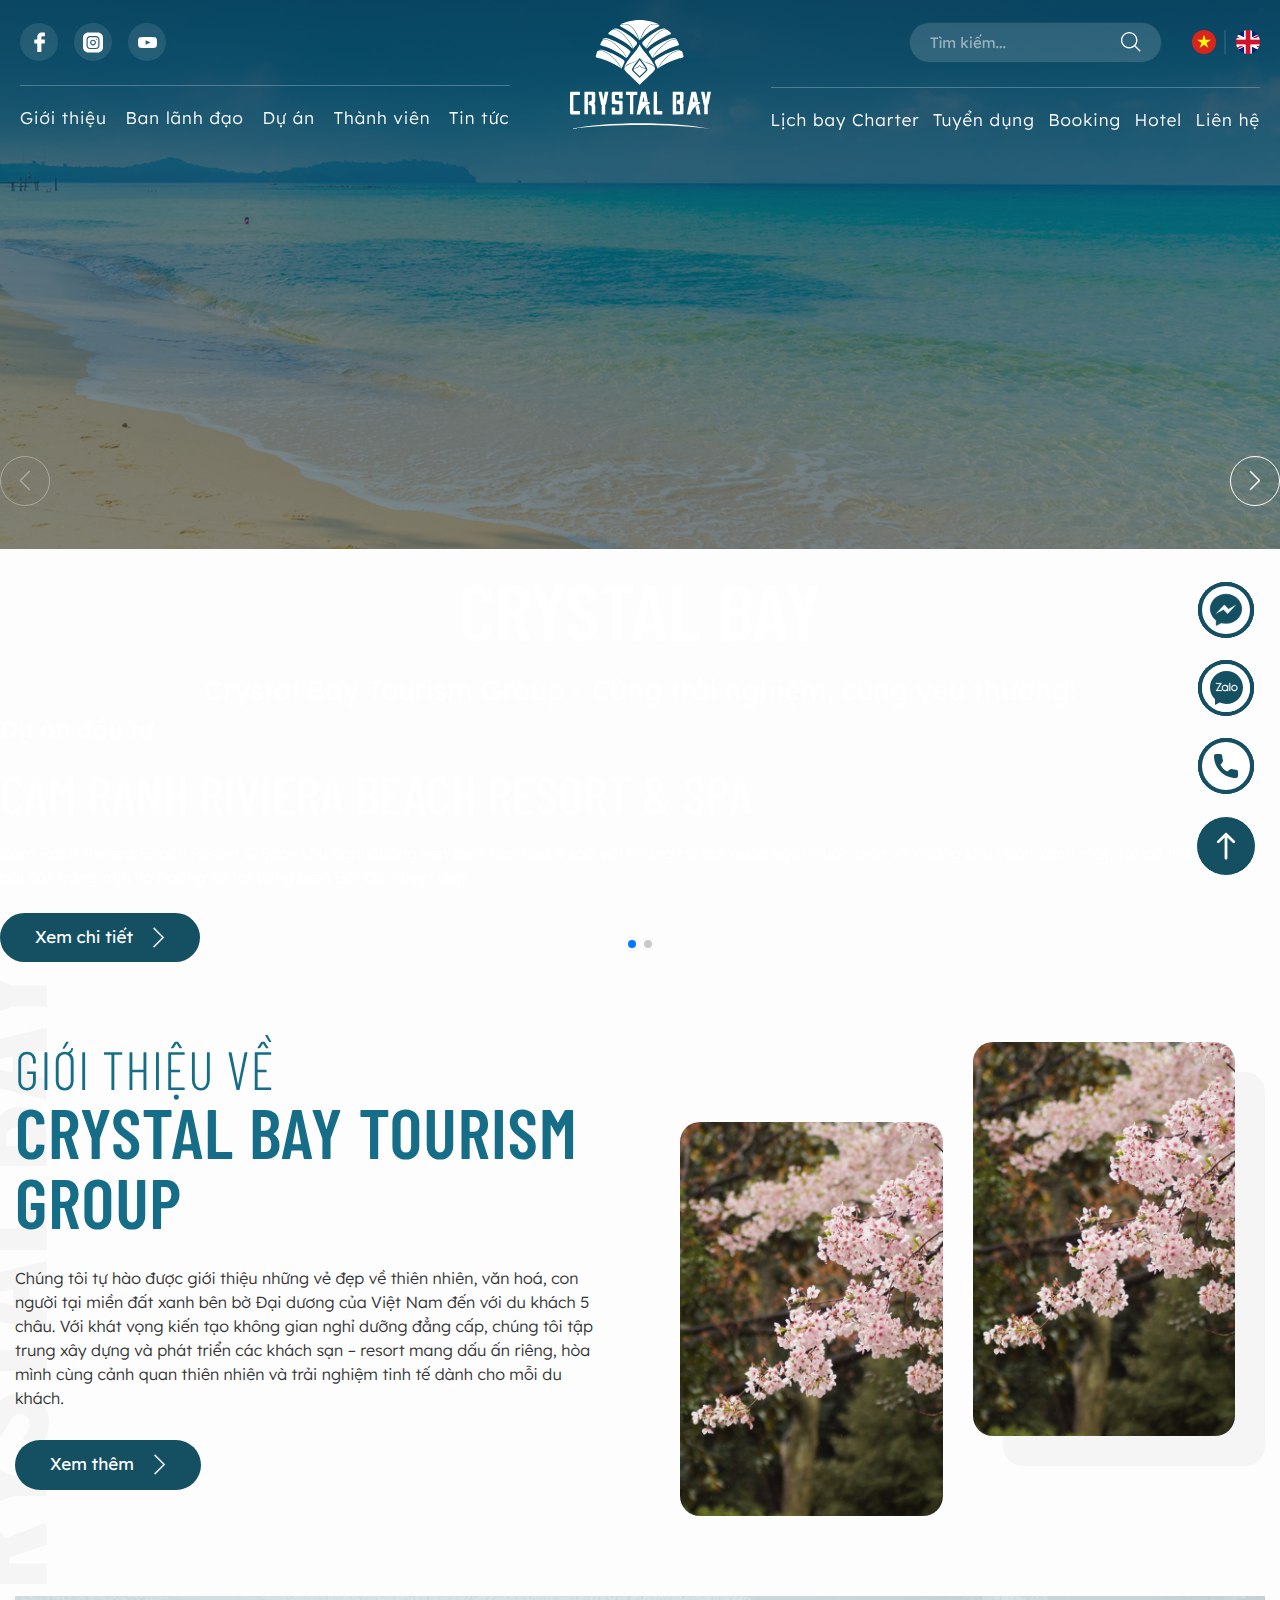
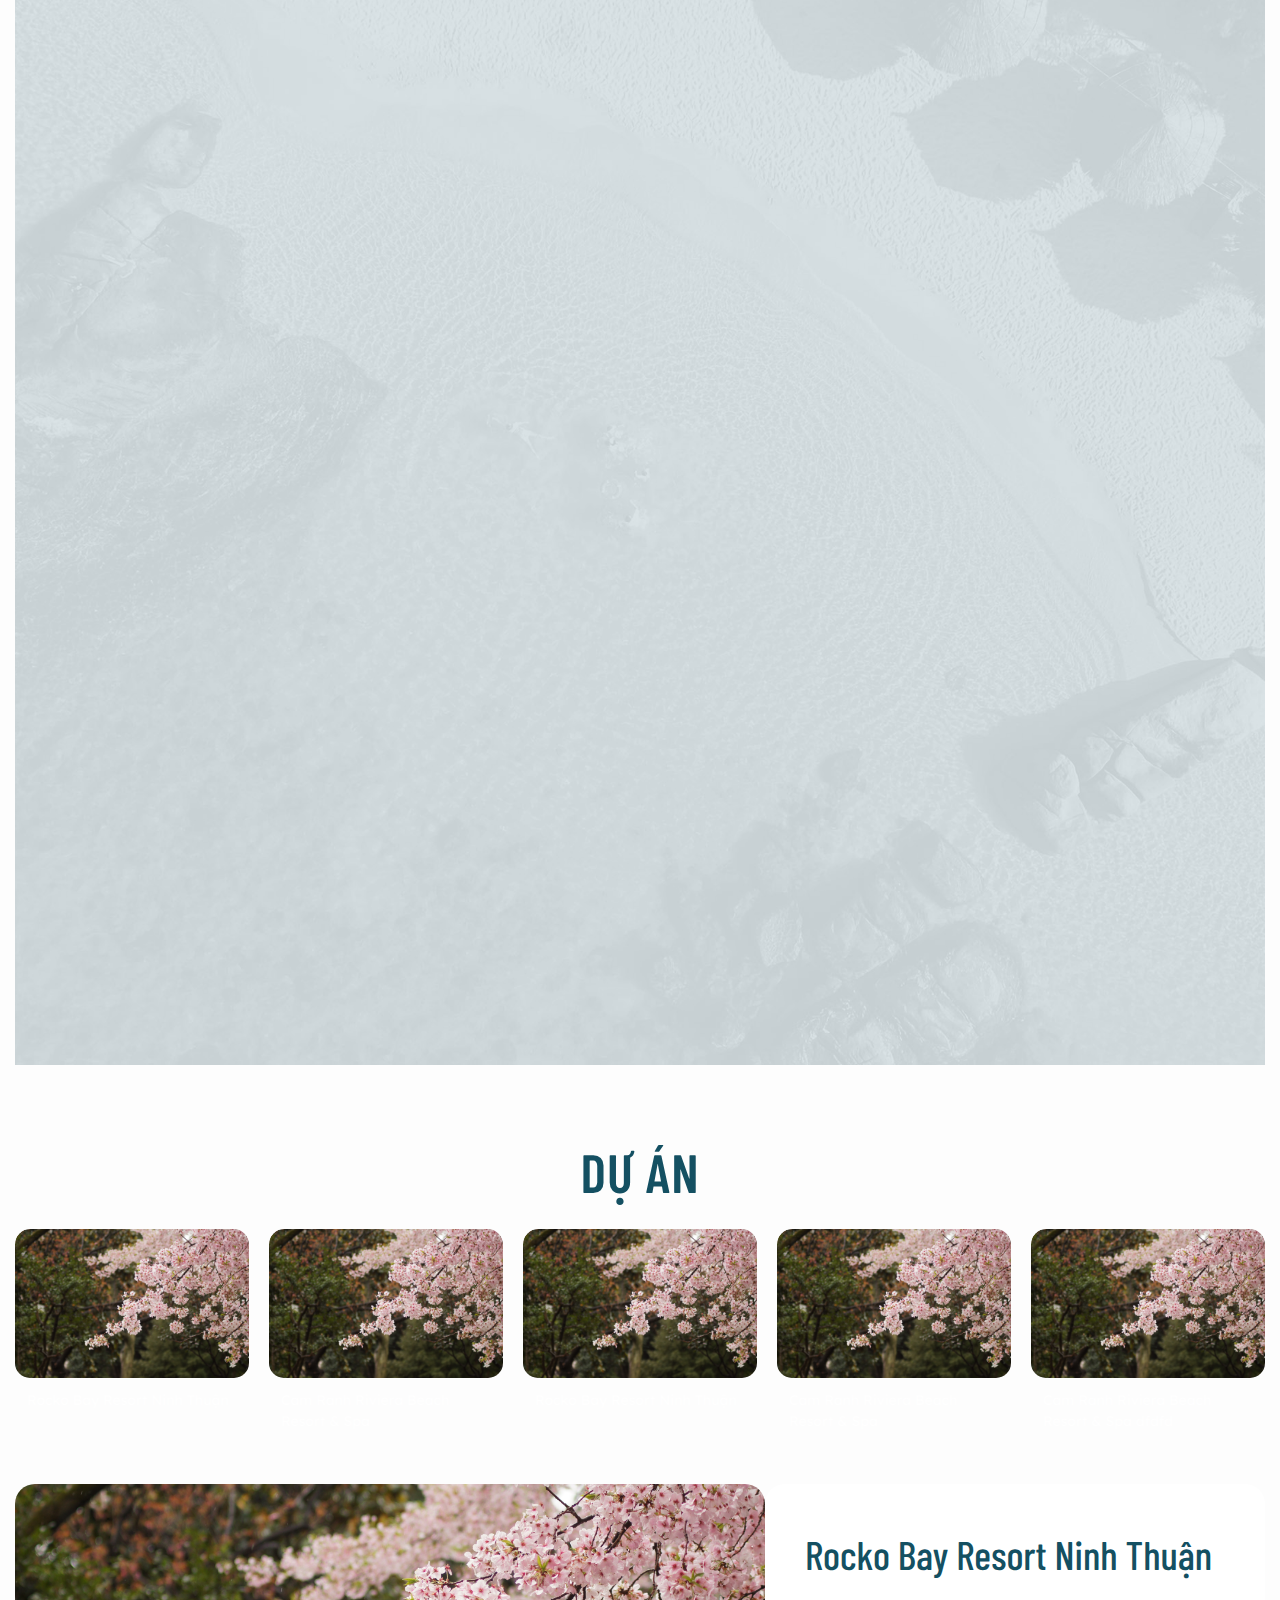
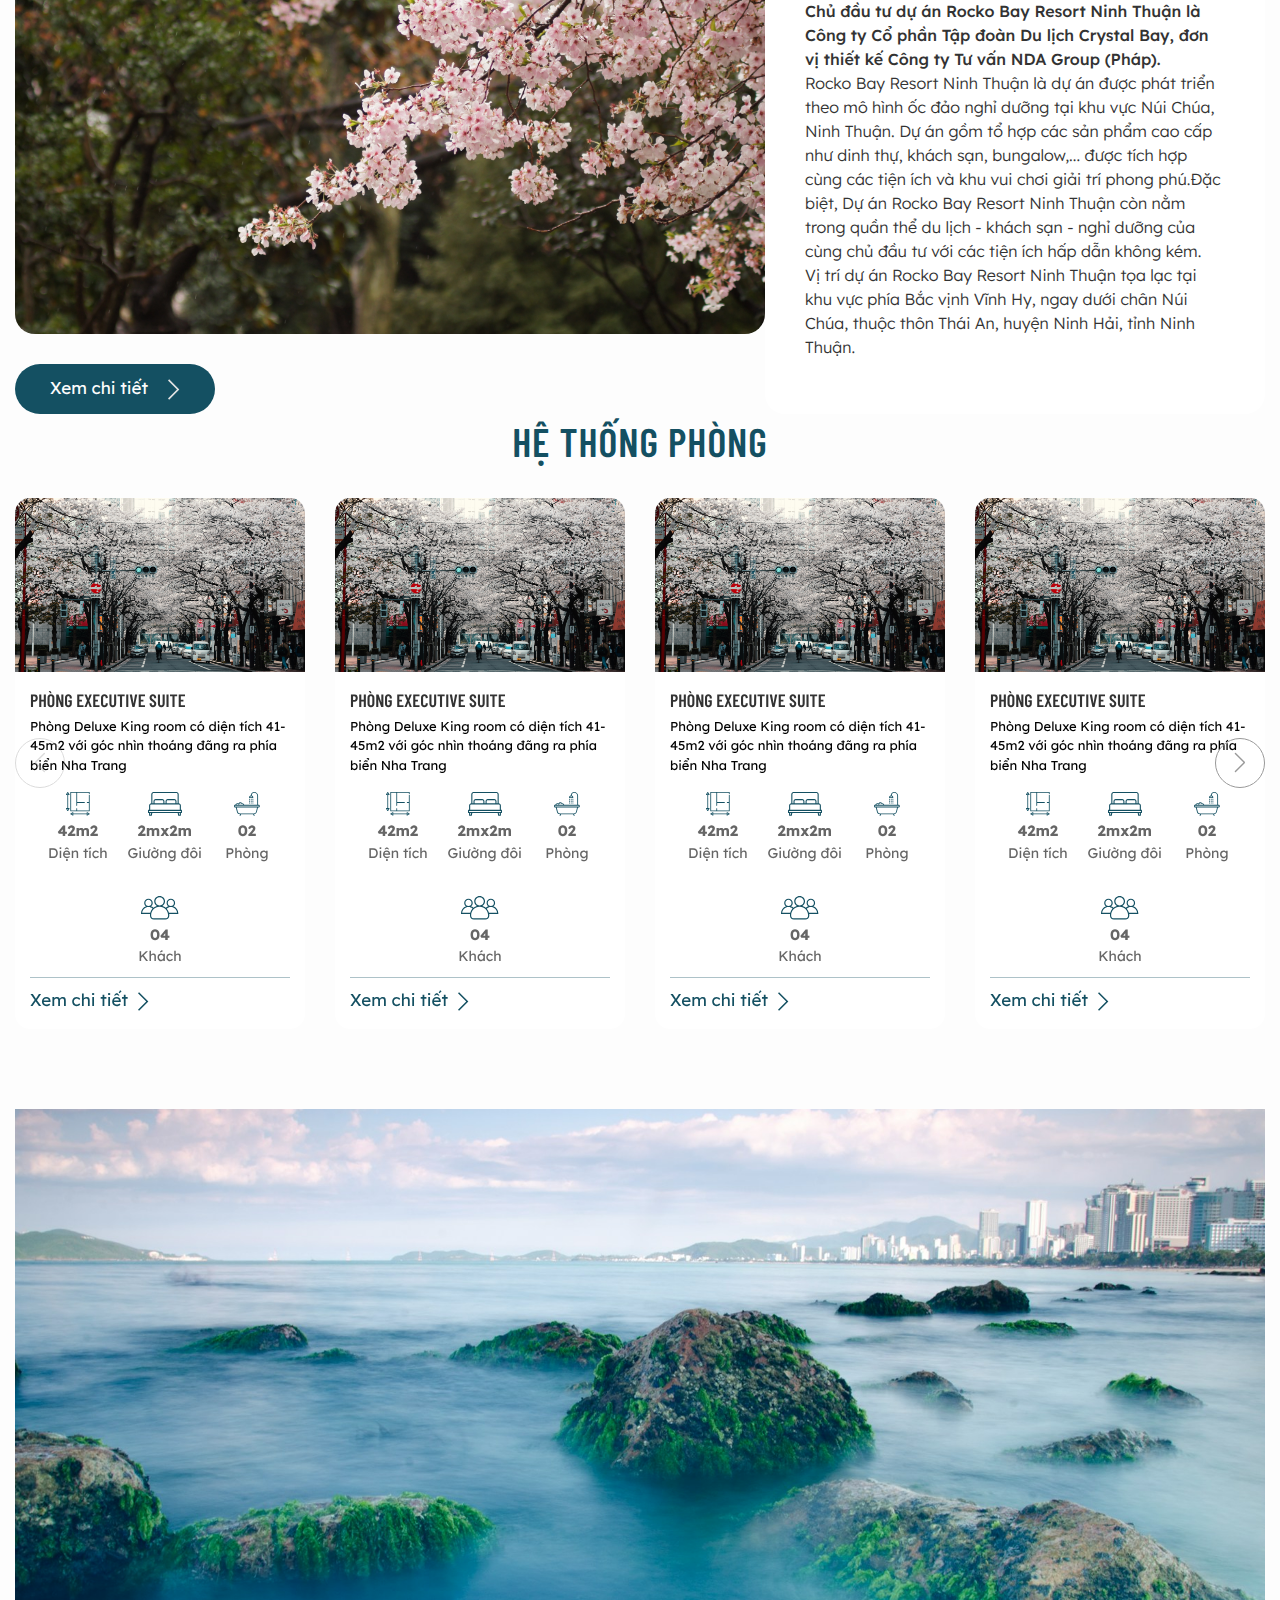
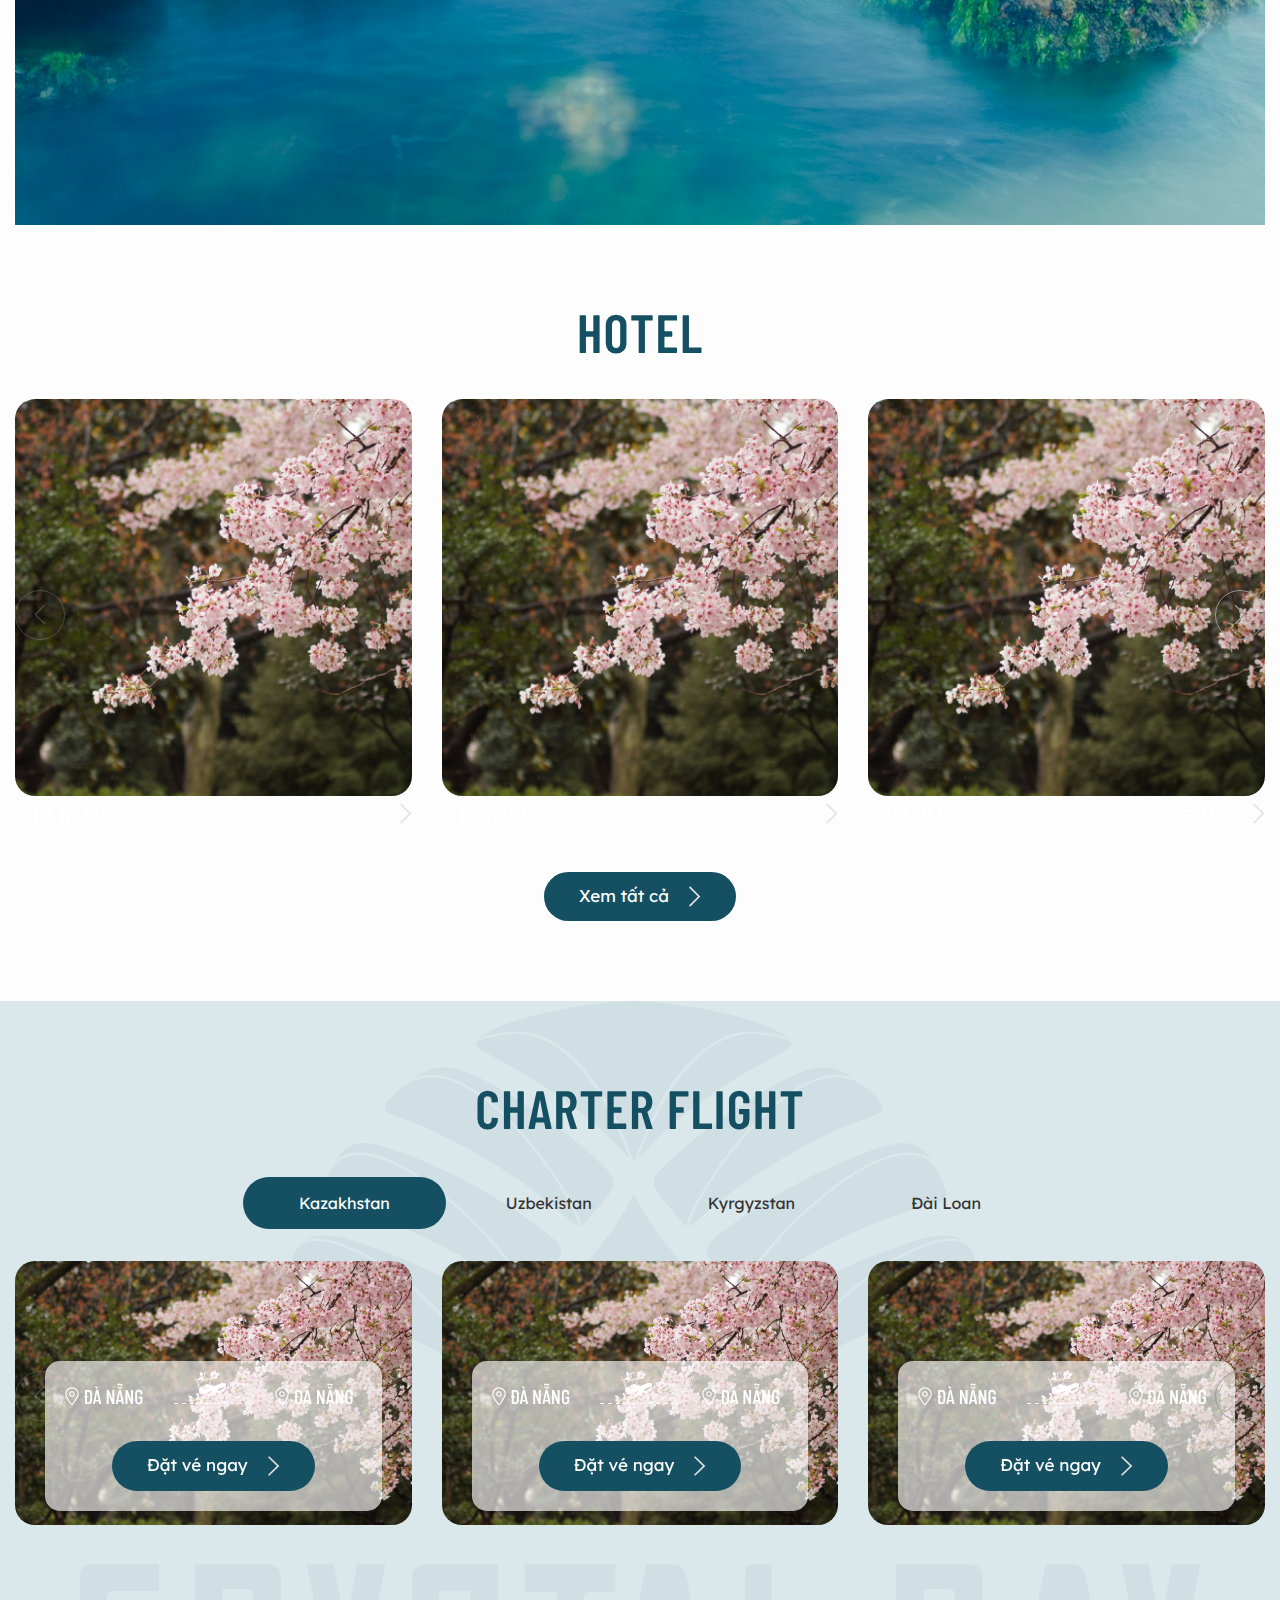
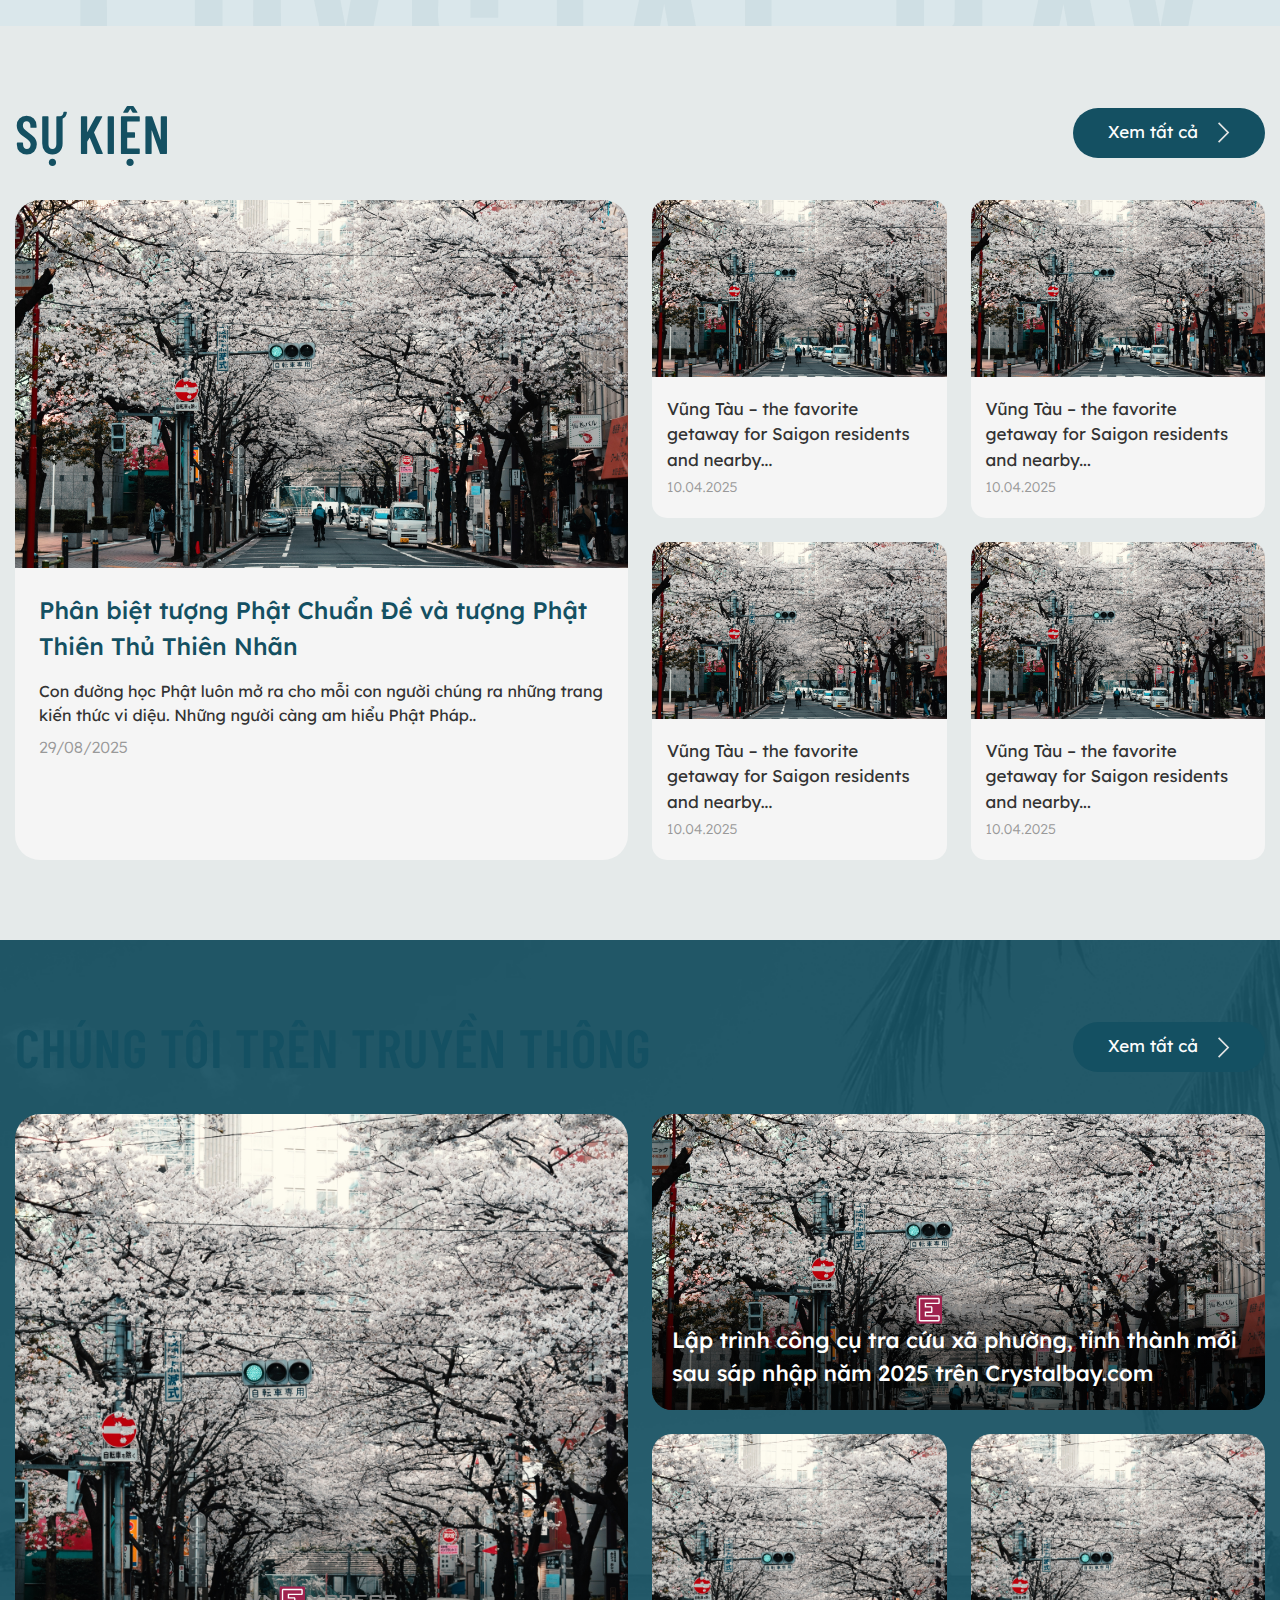
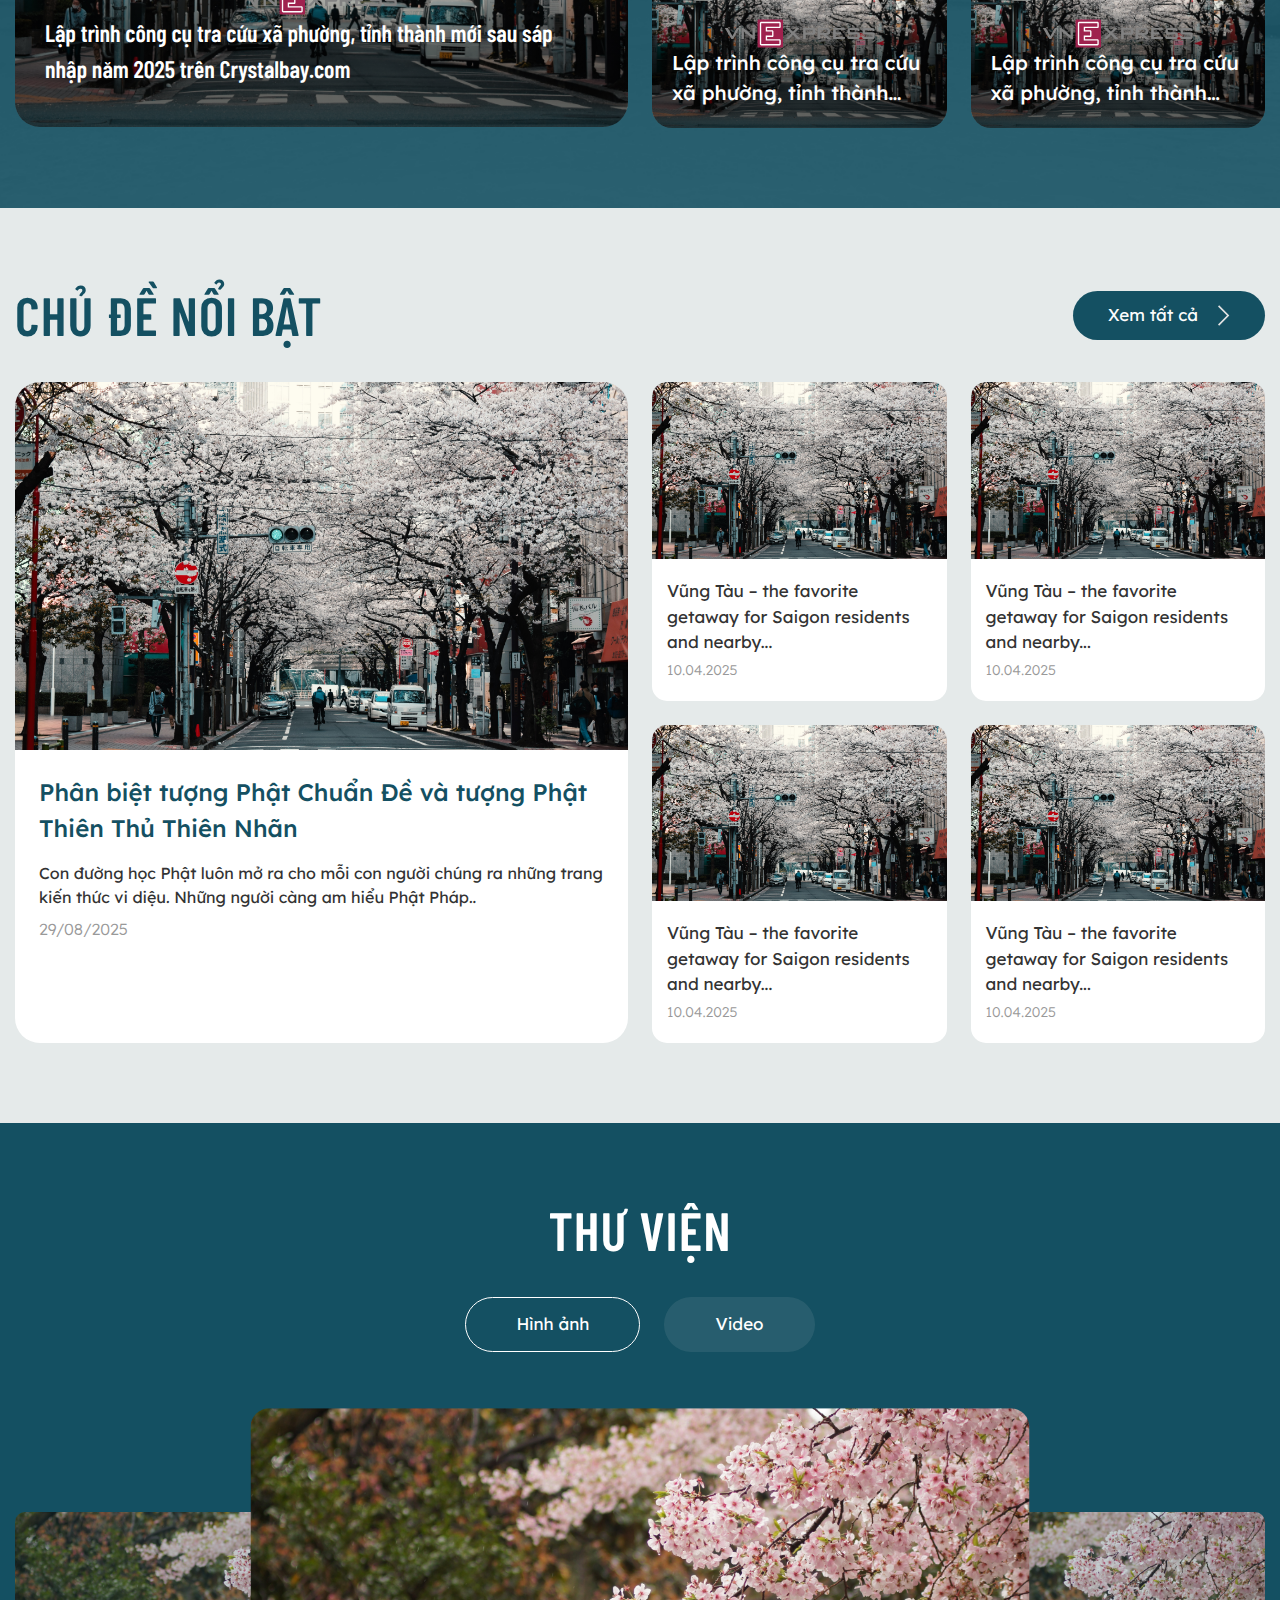
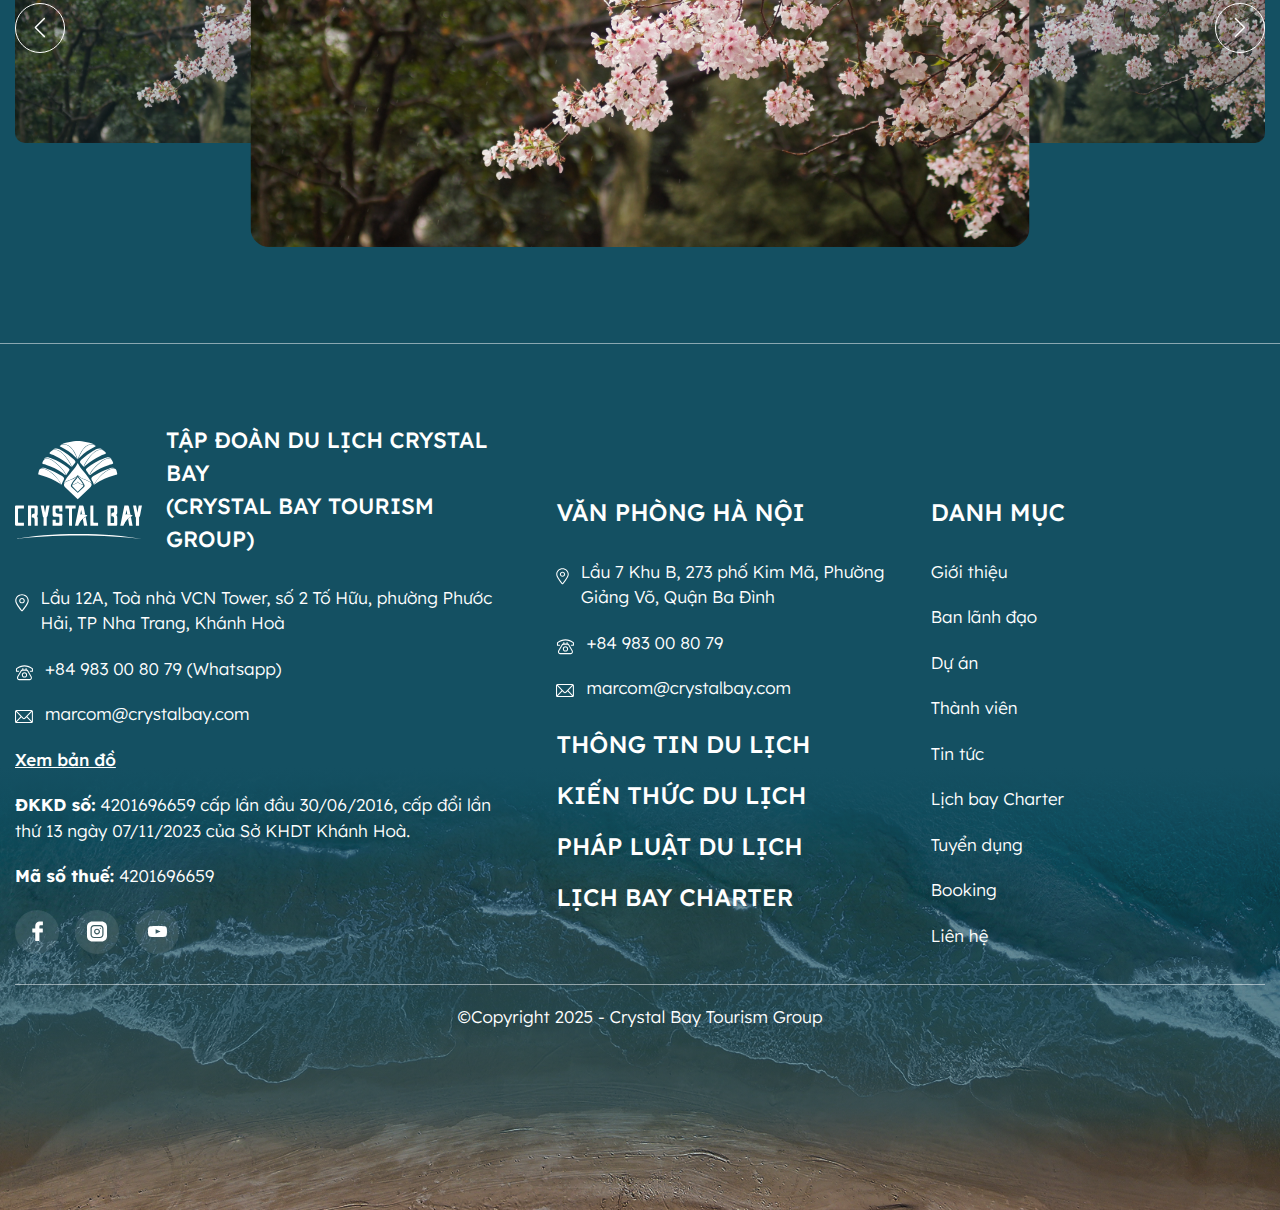
<file: index_2.html>
<!DOCTYPE html>
<html lang="vi">
    <head>
        <meta charset="UTF-8" />
        <meta http-equiv="X-UA-Compatible" content="IE=edge" />
        <meta name="viewport" content="width=device-width, initial-scale=1.0" />
        <!-- favicon -->
        <link
            rel="apple-touch-icon"
            sizes="57x57"
            href="./images/favicon/apple-icon-57x57.png"
        />
        <link
            rel="apple-touch-icon"
            sizes="60x60"
            href="./images/favicon/apple-icon-60x60.png"
        />
        <link
            rel="apple-touch-icon"
            sizes="72x72"
            href="./images/favicon/apple-icon-72x72.png"
        />
        <link
            rel="apple-touch-icon"
            sizes="76x76"
            href="./images/favicon/apple-icon-76x76.png"
        />
        <link
            rel="apple-touch-icon"
            sizes="114x114"
            href="./images/favicon/apple-icon-114x114.png"
        />
        <link
            rel="apple-touch-icon"
            sizes="120x120"
            href="./images/favicon/apple-icon-120x120.png"
        />
        <link
            rel="apple-touch-icon"
            sizes="144x144"
            href="./images/favicon/apple-icon-144x144.png"
        />
        <link
            rel="apple-touch-icon"
            sizes="152x152"
            href="./images/favicon/apple-icon-152x152.png"
        />
        <link
            rel="apple-touch-icon"
            sizes="180x180"
            href="./images/favicon/apple-icon-180x180.png"
        />
        <link
            rel="icon"
            type="image/png"
            sizes="192x192"
            href="/android-icon-192x192.png"
        />
        <link
            rel="icon"
            type="image/png"
            sizes="32x32"
            href="./images/favicon/favicon-32x32.png"
        />
        <link
            rel="icon"
            type="image/png"
            sizes="96x96"
            href="./images/favicon/favicon-96x96.png"
        />
        <link
            rel="icon"
            type="image/png"
            sizes="16x16"
            href="./images/favicon/favicon-16x16.png"
        />
        <meta name="msapplication-TileColor" content="#ffffff" />
        <meta
            name="msapplication-TileImage"
            content="./images/favicon/ms-icon-144x144.png"
        />
        <meta name="theme-color" content="#ffffff" />
        <!-- end favicon -->
        <title>CRYSTALBAY</title>
        <link rel="preconnect" href="https://fonts.googleapis.com" />
        <link rel="preconnect" href="https://fonts.gstatic.com" crossorigin />
        <link
            href="https://fonts.googleapis.com/css2?family=Lexend+Deca:wght@300;400;500;600;700;800;900&family=Barlow+Condensed:ital,wght@0,100;0,200;0,300;0,400;0,500;0,600;0,700;0,800;0,900;1,100;1,200;1,300;1,400;1,500;1,600;1,700;1,800;1,900&display=swap"
            rel="stylesheet"
        />
        <link rel="stylesheet" href="./lib/swiper/swiper-bundle.min.css" />
        <link rel="stylesheet" href="./css/style.css" />
        <link rel="stylesheet" href="./css/responsive.css" />
        <script src="./lib/jquery/jquery.js"></script>
    </head>

    <body>
        <!-- header -->
        <header id="header" class="header header-2 header-home relative js__header">
            <!-- pc -->
            <div  class="header-pc w-1410 d-2xl-flex d-lg-none items-center justify-between">
                <!-- left -->
                <div class="header-2__left flex-1">
                    <!-- top -->
                    <div class="top border-b-white-25 pb-24 mb-20">
                        <ul class="social-list-2 d-2xl-flex">
                            <!-- item -->
                            <li class="social-item-2">
                                <a href="#" class="social-link-2 social-link-2--fb">
                                    <img src="./images/icon/fb-w.svg" alt="">
                                </a>
                            </li>
                            <!-- end item -->
                            <!-- item -->
                            <li class="social-item-2">
                                <a href="#" class="social-link-2 social-link-2--insta">
                                    <img src="./images/icon/instagram-w.svg" alt="">
                                </a>
                            </li>
                            <!-- end item -->
                            <!-- item -->
                            <li class="social-item-2">
                                <a href="#" class="social-link-2 social-link-2--ytb">
                                    <img src="./images/icon/ytb-w.svg" alt="">
                                </a>
                            </li>
                            <!-- end item -->
                        </ul>
                    </div>
                    <!-- end top -->
                    <!-- bot -->
                    <div class="bot">
                        <!-- navbar -->
                        <ul class="navbar fs-17 fw-300 tracking-1px d-2xl-flex items-center justify-between text-white-fd flex-1">
                            <li class="navbar-item">
                                <a href="#" class="navbar-link">Giới thiệu</a>
                                <ul class="navbar-dropdown">
                                    <li class="navbar-dropdown__item">
                                        <a href="#">gioi thieu</a>
                                    </li>
                                    <li class="navbar-dropdown__item">
                                        <a href="#">gioi thieu</a>
                                    </li>
                                    <li class="navbar-dropdown__item">
                                        <a href="#">gioi thieu</a>
                                    </li>
                                    <li class="navbar-dropdown__item">
                                        <a href="#">gioi thieu</a>
                                    </li>
                                </ul>
                            </li>
                            <li class="navbar-item">
                                <a href="#" class="navbar-link">Ban lãnh đạo</a>
                                <ul class="navbar-dropdown">
                                    <li class="navbar-dropdown__item">
                                        <a href="#">gioi thieu</a>
                                    </li>
                                    <li class="navbar-dropdown__item">
                                        <a href="#">gioi thieu</a>
                                    </li>
                                    <li class="navbar-dropdown__item">
                                        <a href="#">gioi thieu</a>
                                    </li>
                                    <li class="navbar-dropdown__item">
                                        <a href="#">gioi thieu</a>
                                    </li>
                                </ul>
                            </li>
                            <li class="navbar-item">
                                <a href="#" class="navbar-link">Dự án</a>
                                <ul class="navbar-dropdown">
                                    <li class="navbar-dropdown__item">
                                        <a href="#">gioi thieu</a>
                                    </li>
                                    <li class="navbar-dropdown__item">
                                        <a href="#">gioi thieu</a>
                                    </li>
                                    <li class="navbar-dropdown__item">
                                        <a href="#">gioi thieu</a>
                                    </li>
                                    <li class="navbar-dropdown__item">
                                        <a href="#">gioi thieu</a>
                                    </li>
                                </ul>
                            </li>
                            <li class="navbar-item">
                                <a href="#" class="navbar-link">Thành viên</a>
                            </li>
                            <li class="navbar-item">
                                <a href="#" class="navbar-link">Tin tức</a>
                            </li>
                            
                        </ul>
                        <!-- end navbar -->
                    </div>
                    <!-- end bot -->
                </div>
                <!-- end left -->

                <!-- center -->
                <div class="header-2__center flex-0">
                      <!-- logo -->
                    <div class="logo">
                        <a href="#" class="logo-link">
                            <img
                                src="./images/icon/logo.svg"
                                class="logo-img"
                                alt=""
                            />
                        </a>
                    </div>
                    <!-- end logo -->
                </div>
                <!-- end center -->

                <!-- right -->
                <div class="header-2__right flex-1">
                    <!-- action -->
                    <div class="header-action d-2xl-flex items-center border-b-white-25 pb-24 mb-20">
                        <!-- search -->
                        <div class="header-search">
                            <form action="" class="header-search__form">
                                <input
                                    class="header-search__input"
                                    type="text"
                                    placeholder="Tìm kiếm..."
                                />
                                <button class="header-search__btn">
                                    <img src="./images/icon/search-w.svg" alt="" />
                                </button>
                            </form>
                        </div>
                        <!-- end search -->
                        <!-- language -->
                        <div class="language-2 d-2xl-flex items-center ml-30">
                            <div class="language-2__item">
                                <a href="#" class="language-2__link">
                                    <img src="./images/flag_1.png" alt="">
                                </a>
                            </div>
                            <div class="language-2__item">
                                <a href="#" class="language-2__link">
                                    <img src="./images/flag_2.png" alt="">
                                </a>
                            </div>
                        </div>
                        <!-- end language -->
                    </div>
                    <!-- end action -->

                    <!-- bot -->
                    <div class="bot">
                        <!-- navbar -->
                        <ul class="navbar fs-17 fw-300 tracking-1px d-2xl-flex items-center justify-between text-white-fd flex-1">
                            <li class="navbar-item">
                                <a href="#" class="navbar-link">Lịch bay Charter</a>
                                <ul class="navbar-dropdown">
                                    <li class="navbar-dropdown__item">
                                        <a href="#">gioi thieu</a>
                                    </li>
                                    <li class="navbar-dropdown__item">
                                        <a href="#">gioi thieu</a>
                                    </li>
                                    <li class="navbar-dropdown__item">
                                        <a href="#">gioi thieu</a>
                                    </li>
                                    <li class="navbar-dropdown__item">
                                        <a href="#">gioi thieu</a>
                                    </li>
                                </ul>
                            </li>
                            <li class="navbar-item">
                                <a href="#" class="navbar-link">Tuyển dụng</a>
                                <ul class="navbar-dropdown">
                                    <li class="navbar-dropdown__item">
                                        <a href="#">gioi thieu</a>
                                    </li>
                                    <li class="navbar-dropdown__item">
                                        <a href="#">gioi thieu</a>
                                    </li>
                                    <li class="navbar-dropdown__item">
                                        <a href="#">gioi thieu</a>
                                    </li>
                                    <li class="navbar-dropdown__item">
                                        <a href="#">gioi thieu</a>
                                    </li>
                                </ul>
                            </li>
                            <li class="navbar-item">
                                <a href="#" class="navbar-link">Booking</a>
                                <ul class="navbar-dropdown">
                                    <li class="navbar-dropdown__item">
                                        <a href="#">gioi thieu</a>
                                    </li>
                                    <li class="navbar-dropdown__item">
                                        <a href="#">gioi thieu</a>
                                    </li>
                                    <li class="navbar-dropdown__item">
                                        <a href="#">gioi thieu</a>
                                    </li>
                                    <li class="navbar-dropdown__item">
                                        <a href="#">gioi thieu</a>
                                    </li>
                                </ul>
                            </li>
                            <li class="navbar-item">
                                <a href="#" class="navbar-link">Hotel</a>
                            </li>
                            <li class="navbar-item">
                                <a href="#" class="navbar-link">Liên hệ</a>
                            </li>
                            
                        </ul>
                        <!-- end navbar -->
                    </div>
                    <!-- end bot -->
                </div>
                <!-- end right -->



             
            </div>
            <!-- end pc -->
            <!-- mb -->
            <div
                class="header-mb w-wrapper d-2xl-none d-lg-flex items-center justify-between"
            >
                <!-- left -->
                <div class="header-mb__left js__subMenuContainer">
                    <!-- icon -->
                    <div class="header-mb__leftIcon js__showSubMenu">
                        <img src="./images/icon/bar-cyan.svg" alt="" />
                    </div>
                    <!-- end icon -->
                    <!-- content -->
                    <div class="sub-menu js__subMenu">
                        <div class="sub-menu__content">
                            <!-- close -->
                            <div class="sub-menu__close js__closeSubMenu h-56 p-4 mb-8 d-2xl-flex items-center text-white">
                                <img src="./images/icon/close-2.svg" alt="">
                            </div>
                            <!-- end close -->

                            <div class="sub-menu__container">
                                <!-- list -->
                                <div class="sub-menu__list">
                                    <!-- item -->
                                    <div class="sub-menu__item">
                                        <!-- heading -->
                                        <div class="heading-sub d-2xl-flex items-center justify-between px-16 py-8 text-gray-33">
                                            <a href="#" class="heading-sub__title fs-17 fw-300">
                                                Movies
                                            </a>
                                            <div class="heading-sub__arrow js__dropDown">
                                                <img src="./images/icon/polyfon-cyan.svg" alt="">
                                            </div>
                                        </div>
                                        <!-- end heading -->

                                        <!-- sub menu list -->
                                        <ul class="list-sub js__listSubMenu" style="">
                                            <li class="item-sub">
                                                <a href="#" class="item-sub__link fs-14">Release Calender</a>
                                            </li>
                                            <li class="item-sub">
                                                <a href="#" class="item-sub__link fs-14">Release Calender</a>
                                            </li>
                                            <li class="item-sub">
                                                <a href="#" class="item-sub__link fs-14">Release Calender</a>
                                            </li>
                                            
                                        </ul>
                                        <!-- end sub menu list -->
                                    </div>
                                    <!-- end item -->
                                    <!-- item -->
                                    <div class="sub-menu__item">
                                        <!-- heading -->
                                        <div class="heading-sub d-2xl-flex items-center justify-between px-16 py-8 text-gray-33">
                                            <a href="#" class="heading-sub__title fs-17 fw-300">
                                                Movies
                                            </a>
                                            <div class="heading-sub__arrow js__dropDown">
                                                <img src="./images/icon/polyfon-cyan.svg" alt="">
                                            </div>
                                        </div>
                                        <!-- end heading -->

                                        <!-- sub menu list -->
                                        <ul class="list-sub js__listSubMenu" style="">
                                            <li class="item-sub">
                                                <a href="#" class="item-sub__link fs-14">Release Calender</a>
                                            </li>
                                            <li class="item-sub">
                                                <a href="#" class="item-sub__link fs-14">Release Calender</a>
                                            </li>
                                            <li class="item-sub">
                                                <a href="#" class="item-sub__link fs-14">Release Calender</a>
                                            </li>
                                            
                                        </ul>
                                        <!-- end sub menu list -->
                                    </div>
                                    <!-- end item -->
                                    <!-- item -->
                                    <div class="sub-menu__item">
                                        <!-- heading -->
                                        <div class="heading-sub d-2xl-flex items-center justify-between px-16 py-8 text-gray-33">
                                            <a href="#" class="heading-sub__title fs-17 fw-300">
                                                Movies
                                            </a>
                                            <div class="heading-sub__arrow js__dropDown">
                                                <img src="./images/icon/polyfon-cyan.svg" alt="">
                                            </div>
                                        </div>
                                        <!-- end heading -->

                                        <!-- sub menu list -->
                                        <ul class="list-sub js__listSubMenu" style="">
                                            <li class="item-sub">
                                                <a href="#" class="item-sub__link fs-14">Release Calender</a>
                                            </li>
                                            <li class="item-sub">
                                                <a href="#" class="item-sub__link fs-14">Release Calender</a>
                                            </li>
                                            <li class="item-sub">
                                                <a href="#" class="item-sub__link fs-14">Release Calender</a>
                                            </li>
                                            
                                        </ul>
                                        <!-- end sub menu list -->
                                    </div>
                                    <!-- end item -->
                                    
                                   
                                </div>
                                <!-- end list -->
                            </div>
                        </div>
                    </div>
                    <!-- end content -->
                </div>
                <!-- end left -->
                <!-- center -->
                <div class="header-mb__center">
                    <a href="#">
                        <img
                            src="./images/icon/logo.svg"
                            alt=""
                            class="header-mb__centerLogo"
                        />
                    </a>
                </div>
                <!-- end center -->
                <!-- right -->
                <div class="header-mb__right">
                    <div class="header-mb__rightIcon d-2xl-flex items-center">
                        <!-- search -->
                        <div class="header-mb__rightIconSearchContainer">
                            <div class="header-mb__rightIconSearch js__searchMb">
                                <img
                                    src="./images/icon/search-w-2.svg"
                                    alt="" class="icon-20"
                                />
                            </div>
                            <div class="header-search-mb__form h-60 w-full js__formSearchMb shadow">
                                <form action="" class="w-full h-full">
                                    <div class="relative w-full h-full">
                                        <input type="text" class="header-search-input w-full h-full p-8 fs-16 js__focusSearchMb" placeholder="Search...">
                                        <div class="header-search-btn btn absolute h-full js__closeSearchMb">
                                            <img src="./images/icon/close-gray.svg" alt="">
                                        </div>
                                    </div>
                                </form>
                            </div>
                        </div>
                        <!-- end search -->
                        <!-- language -->
                        <div class="header-mb__rightIconLanguageContainer">
                            <div class="language-mb fs-14 js__languageContainer text-white font-arial fw-700">
                                <div class="language-default d-2xl-flex items-center js__languageDefault">
                                    <div class="language-default__item d-2xl-flex items-center mr-4 js__languageDefaultText">
                                        <span class="language-text d-2xl-inline mr-4">Vn</span>
                                        <img src="./images/flag_1.png" class="language-img" alt="">
                                    </div>
                                    <div class="language-down">
                                        <img src="./images/icon/polyfon-gray.svg" alt="">
                                    </div>
                                </div>
                                <div class="language-list">
                                    <!-- item -->
                                    <div class="language-item d-2xl-flex items-center js__languageItem">
                                        <span class="language-text d-2xl-inline mr-4">En</span>
                                        <img src="./images/flag_2.png" class="language-img" alt="">
                                    </div>
                                    <!-- end item -->
                                    <!-- item -->
                                    <div class="language-item d-2xl-flex items-center js__languageItem">
                                        <span class="language-text d-2xl-inline mr-4">Vi</span>
                                        <img src="./images/flag_1.png" class="language-img" alt="">
                                    </div>
                                    <!-- end item -->
                                </div>
                                <div class="overlay js__overlay"></div>
                            </div>
                            
                        </div>
                        <!-- end language -->
                    </div>
                </div>
                <!-- end right -->
            </div>
            <!-- end mb -->
        </header>
        <!-- end header -->
        <!-- main -->
        <main id="main" class="main">
            <!-- primary -->
            <section class="u-section-primary relative overflow-hidden js__swiperOneContainer">
                <!-- container -->
                <div class="u-section-primary__container w-1920 relative arrow-slide-tertiary z-20">
                    <div class="u-section-primary__btn w-1410">
                        <div class="swiper-button-next"></div>
                        <div class="swiper-button-prev"></div>
                        <div class="swiper-pagination"></div>
                    </div>
                    <div class="u-section-primary__slide">
                        <div class="swiper js__swiperOnes">
                            <div class="swiper-wrapper">
                                <!-- slide -->
                                <div class="swiper-slide">
                                    <!--  -->
                                    <div class="article">
                                        <div class="article-img">
                                            <a href="#" class="ratio-21x9">
                                                <img src="./images/bg_12.png" alt="" class="d-2xl-block d-md-none">
                                                <img src="./images/bg_12.1.png" alt="" class="d-2xl-none d-md-block">
                                                <div class="coating"></div>
                                            </a>
                                        </div>
                                        <!-- content -->
                                        <div class="article-content w-1410">
                                            <div class="top">
                                                <h2 class="top-title fs-80 text-center text-white fw-600 font-barlow uppercase">Crystal Bay</h2>
                                                <div class="top-des fs-28 text-white text-center">
                                                    <p class="fix-text2">Crystal Bay Tourism Group - Cùng trải nghiệm, cùng yêu thương!</p>
                                                </div>
                                                <div class="line"></div>
                                            </div>
                                            <div class="bot">
                                                <div class="bot-title-1__container">
                                                    <h2 class="bot-title-1 fs-24 fw-500 text-white">Dự án đầu tư</h2>
                                                </div>
                                                <h3 class="bot-title-2 fs-54 lh-54 text-white heading-primary-2 fw-500 font-barlow uppercase mt-20">
                                                    <a href="#" class="fix-text2">Cam Ranh Riviera Beach Resort & Spa</a>
                                                </h3>
                                                <div class="bot-des mt-20 fs-16 fw-300 text-white">
                                                    <p class="fix-text3">Cam Ranh Riviera Beach Resort & Spa- khu nghỉ dưỡng ven biển cao cấp 5 sao với những hồ bơi nước ngọt trước biển và những khu vườn xanh mát, tất cả trải dài trên bãi cát trắng mịn và hoang sơ tại vùng biển Bãi Dài tuyệt đẹp.</p>
                                                </div>
                                                <div class="bot-btn__container mt-24">
                                                    <div class="bot-btn text-white">
                                                        <a href="#" class="btn--primary-2 d-2xl-flex items-center justify-between fs-17">
                                                            <span>Xem chi tiết</span>
                                                            <img src="./images/icon/arrow-next-w.svg" alt="" class="ml-20 icon-12">
                                                        </a>
                                                    </div>
                                                </div>
                                            </div>
                                        </div>
                                        <!-- end content -->
                                    </div>
                                    <!--  -->
                                </div>
                                <!-- end slide -->
                                <!-- slide -->
                                <div class="swiper-slide">
                                    <!--  -->
                                    <div class="article">
                                        <div class="article-img">
                                            <a href="#" class="ratio-21x9">
                                                <img src="./images/bg_13.png" alt="" class="d-2xl-block d-md-none">
                                                <img src="./images/bg_12.1.png" alt="" class="d-2xl-none d-md-block">
                                                <div class="coating"></div>
                                            </a>
                                        </div>
                                        <!-- content -->
                                        <div class="article-content w-1410">
                                            <div class="top">
                                                <h2 class="top-title fs-80 text-center text-white fw-600 font-barlow uppercase">Crystal Bay</h2>
                                                <div class="top-des fs-28 text-white text-center">
                                                    <p class="fix-text2">Crystal Bay Tourism Group - Cùng trải nghiệm, cùng yêu thương!</p>
                                                </div>
                                                <div class="line"></div>
                                            </div>
                                            <div class="bot">
                                                <div class="bot-title-1__container">
                                                    <h2 class="bot-title-1 fs-24 fw-500 text-white">Dự án đầu tư</h2>
                                                </div>
                                                <h3 class="bot-title-2 fs-54 lh-54 text-white heading-primary-2 fw-500 font-barlow uppercase mt-20">
                                                    <a href="#" class="fix-text2">Rocko Bay Resort Ninh Thuận</a>
                                                </h3>
                                                <div class="bot-des mt-20 fs-16 fw-300 text-white">
                                                    <p class="fix-text3">Chủ đầu tư dự án Rocko Bay Resort Ninh Thuận là Công ty Cổ phần Tập đoàn Du lịch Crystal Bay, đơn vị thiết kế Công ty Tư vấn NDA Group (Pháp).</p>
                                                </div>
                                                <div class="bot-btn__container mt-24">
                                                    <div class="bot-btn text-white">
                                                        <a href="#" class="btn--primary-2 d-2xl-flex items-center justify-between fs-17">
                                                            <span>Xem chi tiết</span>
                                                            <img src="./images/icon/arrow-next-w.svg" alt="" class="ml-20 icon-12">
                                                        </a>
                                                    </div>
                                                </div>
                                            </div>
                                        </div>
                                        <!-- end content -->
                                    </div>
                                    <!--  -->
                                </div>
                                <!-- end slide -->
                               
                            </div>
                        </div>
                    </div>
                </div>
                <!-- end container -->
                
            </section>
            <!-- end primary -->

            <!-- primary 2 -->
            <section class="section-primary-2 relative overflow-hidden">

            </section>
            <!-- end primary 2 -->

            <!-- secondary -->
            <section class="section-secondary-2 relative z-20 overflow-hidden px-15">
              
                <!-- container -->
                <div class="section-secondary-2__container w-1410 d-2xl-flex d-md-block relative py-80 py-md-40 py-md-40">
                    <!-- text left -->
                    <div class="text-left">
                        <img src="./images/Crystal_Bay.png" alt="">
                    </div>
                    <!-- endtext left -->
                    <!-- left -->
                    <div class="section-secondary-2__left flex-1 pr-80 pr-md-0">
                        <h2 class="section-secondary-2__title-1 heading-primary-2 fs-54 fw-300 tracking-1px text-cyan-15 uppercase lh-54 font-barlow">Giới thiệu Về</h2>
                        <h3 class="section-secondary-2__title-2 fs-70 fw-600 text-cyan-15 uppercase tracking-1px lh-70  font-barlow">Crystal Bay Tourism Group</h3>
                        <div class="section-secondary-2__des mt-30 text-gray-33 fw-300">
                            <p>Chúng tôi tự hào được giới thiệu những vẻ đẹp về thiên nhiên, văn hoá, con người tại miền đất xanh bên bờ Đại dương của Việt Nam đến với du khách 5 châu. Với khát vọng kiến tạo không gian nghỉ dưỡng đẳng cấp, chúng tôi tập trung xây dựng và phát triển các khách sạn – resort mang dấu ấn riêng, hòa mình cùng cảnh quan thiên nhiên và trải nghiệm tinh tế dành cho mỗi du khách.</p>
                        </div>

                        <!-- btn -->
                        <div class="section-secondary-2__btn text-white mt-30">
                            <a href="#" class="btn--primary-2 d-2xl-flex items-center justify-between fs-17">
                                <span>Xem thêm</span>
                                <img src="./images/icon/arrow-next-w.svg" alt="" class="ml-20 icon-12">
                            </a>
                        </div>
                        <!-- end btn -->
                    </div>
                    <!-- end left -->
                    <!-- right -->
                    <div class="section-secondary-2__right flex-1">
                        <div class="section-secondary-2__images d-2xl-flex">
                            <div class="section-secondary-2__img1 flex-1 pr-30 mt-80">
                                <a href="#" class="section-secondary-2__imgWrap image-wrapper-150">
                                    <img src="./images/2.jpg" alt="" class="border-20">
                                </a>
                            </div>
                            <div class="section-secondary-2__img2 flex-1 pr-30">
                                <a href="#" class="section-secondary-2__imgWrap image-wrapper-150">
                                    <img src="./images/2.jpg" alt="" class="border-20">
                                </a>
                            </div>
                        </div>
                    </div>
                    <!-- end right -->
                </div>
                <!-- end container -->
            </section>
            <!-- end secondary -->

            <!-- u-tertiary -->
            <section class="u-section-tertiary relative z-20 overflow-hidden px-15">
               
                <!-- bg -->
                <div class="u-section-tertiary__bg">
                    <div class="d-2xl-block d-md-none w-full h-full">
                        <img src="./images/8513.png" alt="">
                    </div>
                    <div class="d-2xl-none d-md-block w-full h-full">
                        <img src="./images/8513_mb.png" alt="">
                    </div>
                </div>
                <!-- end bg -->
                <!-- container -->
                <div class="w-1410 u-section-tertiary__container py-80 py-md-40 relative">
                    <!-- heading -->
                    <h2 class="heading-primary-2 fs-54 fw-600 relative z-10 text-center tracking-1px text-green-145 uppercase lh-54 font-barlow">Dự án</h2>
                    <!-- end heading -->

                    <!-- block top -->
                    <div class="u-block-top">
                        <!-- content -->
                        <div class="u-section-tertiary__tab-container mt-30 relative z-10 js__changeTabSecondary">
                            <!-- tab item -->
                            <div class="u-section-tertiary__tab-items d-2xl-grid col-5 d-md-flex gap-20">
                                <!-- item -->
                                <div class="u-section-tertiary__tab-item active js__tabItemSecondary">
                                    <!-- article -->
                                    <div class="article border-15">
                                        <!-- img -->
                                        <div class="article-img">
                                            <div class="d-2xl-block d-md-none">
                                                <div class="ratio-3x2 border-15">
                                                    <img src="./images/2.jpg" alt="" class="">
                                                </div>
                                            </div>
                                            <div class="d-2xl-none d-md-block">
                                                <div class="ratio-4x3 border-10">
                                                    <img src="./images/2.jpg" alt="" class="">
                                                </div>
                                            </div>
                                            
                                        </div>
                                        <!-- end img -->
                                        <!-- content -->
                                        <div class="article-content p-12">
                                            <h3 class="article-title fs-14 text-white fix-text2">
                                                <span>Rocko Bay Resort Ninh Thuận</span>
                                            </h3>
                                        </div>
                                        <!-- end content -->
                                    </div>
                                    <!-- end article -->
                                </div>
                                <!-- end item -->
                                <!-- item -->
                                <div class="u-section-tertiary__tab-item js__tabItemSecondary">
                                    <!-- article -->
                                    <div class="article border-15">
                                        <!-- img -->
                                        <div class="article-img">
                                            <div class="d-2xl-block d-md-none">
                                                <div class="ratio-3x2 border-15">
                                                    <img src="./images/2.jpg" alt="" class="">
                                                </div>
                                            </div>
                                            <div class="d-2xl-none d-md-block">
                                                <div class="ratio-4x3 border-10">
                                                    <img src="./images/2.jpg" alt="" class="">
                                                </div>
                                            </div>
                                        </div>
                                        <!-- end img -->
                                        <!-- content -->
                                        <div class="article-content p-12">
                                            <h3 class="article-title fs-14 text-white fix-text2">
                                                <span>Cam Ranh Riviera Beach Resort & Spa</span>
                                            </h3>
                                        </div>
                                        <!-- end content -->
                                    </div>
                                    <!-- end article -->
                                </div>
                                <!-- end item -->
                                <!-- item -->
                                <div class="u-section-tertiary__tab-item js__tabItemSecondary">
                                    <!-- article -->
                                    <div class="article border-15">
                                        <!-- img -->
                                        <div class="article-img">
                                            <div class="d-2xl-block d-md-none">
                                                <div class="ratio-3x2 border-15">
                                                    <img src="./images/2.jpg" alt="" class="">
                                                </div>
                                            </div>
                                            <div class="d-2xl-none d-md-block">
                                                <div class="ratio-4x3 border-10">
                                                    <img src="./images/2.jpg" alt="" class="">
                                                </div>
                                            </div>
                                        </div>
                                        <!-- end img -->
                                        <!-- content -->
                                        <div class="article-content p-12">
                                            <h3 class="article-title fs-14 text-white fix-text2">
                                                <span>Rocko Bay Resort Ninh Thuận</span>
                                            </h3>
                                        </div>
                                        <!-- end content -->
                                    </div>
                                    <!-- end article -->
                                </div>
                                <!-- end item -->
                                <!-- item -->
                                <div class="u-section-tertiary__tab-item js__tabItemSecondary">
                                    <!-- article -->
                                    <div class="article border-15">
                                        <!-- img -->
                                        <div class="article-img">
                                            <div class="d-2xl-block d-md-none">
                                                <div class="ratio-3x2 border-15">
                                                    <img src="./images/2.jpg" alt="" class="">
                                                </div>
                                            </div>
                                            <div class="d-2xl-none d-md-block">
                                                <div class="ratio-4x3 border-10">
                                                    <img src="./images/2.jpg" alt="" class="">
                                                </div>
                                            </div>
                                        </div>
                                        <!-- end img -->
                                        <!-- content -->
                                        <div class="article-content p-12">
                                            <h3 class="article-title fs-14 text-white fix-text2">
                                                <span>Cam Ranh Riviera Beach Resort & Spa</span>
                                            </h3>
                                        </div>
                                        <!-- end content -->
                                    </div>
                                    <!-- end article -->
                                </div>
                                <!-- end item -->
                                <!-- item -->
                                <div class="u-section-tertiary__tab-item js__tabItemSecondary">
                                    <!-- article -->
                                    <div class="article border-15">
                                        <!-- img -->
                                        <div class="article-img">
                                            <div class="d-2xl-block d-md-none">
                                                <div class="ratio-3x2 border-15">
                                                    <img src="./images/2.jpg" alt="" class="">
                                                </div>
                                            </div>
                                            <div class="d-2xl-none d-md-block">
                                                <div class="ratio-4x3 border-10">
                                                    <img src="./images/2.jpg" alt="" class="">
                                                </div>
                                            </div>
                                        </div>
                                        <!-- end img -->
                                        <!-- content -->
                                        <div class="article-content p-12">
                                            <h3 class="article-title fs-14 text-white fix-text2">
                                                <span>Cam Ranh Riviera Beach Resort & Spa dfdfd</span>
                                            </h3>
                                        </div>
                                        <!-- end content -->
                                    </div>
                                    <!-- end article -->
                                </div>
                                <!-- end item -->
                            </div>
                            <!-- end tab item -->
                            <!-- tab pane -->
                            <div class="u-section-tertiary__tab-panes">
                                <!-- pane -->
                                <div class="u-section-tertiary__tab-pane mt-40 js__tabPaneSecondary hidden active">
                                    <!-- article -->
                                    <div class="article d-2xl-flex d-md-block">
                                        <!-- img -->
                                        <div class="article-img flex-0 w-60 w-md-full">
                                            <a href="#" class="ratio-15x9 border-20">
                                                <img src="./images/2.jpg" alt="" class="">
                                            </a>
                                            <!-- btn -->
                                            <!-- btn -->
                                            <div class="article-btn text-white mt-30 d-2xl-flex d-md-none items-center">
                                                <a href="#" class="btn--primary-2 d-2xl-flex items-center justify-between fs-17">
                                                    <span>Xem chi tiết</span>
                                                    <img src="./images/icon/arrow-next-w.svg" alt="" class="ml-20 icon-12">
                                                </a>
                                            </div>
                                            <!-- end btn -->
                                            <!-- end btn -->
                                        </div>
                                        <!-- end img -->
                                        <!-- content -->
                                        <div class="article-content bg-white flex-1 border-20 p-40 relative ">
                                            <h3 class="article-title fs-40 fw-500 text-green-145 fix-text3 font-barlow">
                                                Rocko Bay Resort Ninh Thuận
                                            </h3>
                                            <div class="article-des fs-16 text-gray-33 mt-15 fw-300">
                                                <div class="sapo fw-500">
                                                    <p>Chủ đầu tư dự án Rocko Bay Resort Ninh Thuận là Công ty Cổ phần Tập đoàn Du lịch Crystal Bay, đơn vị thiết kế Công ty Tư vấn NDA Group (Pháp).</p>
                                                </div>
                                                <div class="paragraph fw-300">
                                                    <p>Rocko Bay Resort Ninh Thuận là dự án được phát triển theo mô hình ốc đảo nghỉ dưỡng tại khu vực Núi Chúa, Ninh Thuận. Dự án gồm tổ hợp các sản phẩm cao cấp như dinh thự, khách sạn, bungalow,... được tích hợp cùng các tiện ích và khu vui chơi giải trí phong phú.Đặc biệt, Dự án Rocko Bay Resort Ninh Thuận còn nằm trong quần thể du lịch - khách sạn - nghỉ dưỡng của cùng chủ đầu tư với các tiện ích hấp dẫn không kém.</p>
                                                    <p>Vị trí dự án Rocko Bay Resort Ninh Thuận tọa lạc tại khu vực phía Bắc vịnh Vĩnh Hy, ngay dưới chân Núi Chúa, thuộc thôn Thái An, huyện Ninh Hải, tỉnh Ninh Thuận.</p>
                                                </div>
                                            </div>

                                        </div>
                                        <!-- end content -->
                                        <!-- btn -->
                                        <div class="article-btn text-white mt-20 d-2xl-none d-md-block items-center">
                                            <a href="#" class="btn--primary-2 d-2xl-flex items-center justify-between fs-17">
                                                <span>Xem chi tiết</span>
                                                <img src="./images/icon/arrow-next-w.svg" alt="" class="ml-20 icon-12">
                                            </a>
                                        </div>
                                        <!-- end btn -->
                                    </div>
                                    <!-- end article -->
                                </div>
                                <!-- end pane -->
                                <!-- pane -->
                                <div class="u-section-tertiary__tab-pane mt-40 js__tabPaneSecondary hidden">
                                    <!-- article -->
                                    <div class="article d-2xl-flex d-md-block">
                                        <!-- img -->
                                        <div class="article-img flex-0 w-60 w-md-full">
                                            <a href="#" class="ratio-15x9 border-20">
                                                <img src="./images/2.jpg" alt="" class="">
                                            </a>
                                            <!-- btn -->
                                            <!-- btn -->
                                            <div class="article-btn text-white mt-30 d-2xl-flex d-md-none items-center">
                                                <a href="#" class="btn--primary-2 d-2xl-flex items-center justify-between fs-17">
                                                    <span>Xem chi tiết</span>
                                                    <img src="./images/icon/arrow-next-w.svg" alt="" class="ml-20 icon-12">
                                                </a>
                                            </div>
                                            <!-- end btn -->
                                            <!-- end btn -->
                                        </div>
                                        <!-- end img -->
                                        <!-- content -->
                                        <div class="article-content bg-white flex-1 border-20 p-40 relative ">
                                            <h3 class="article-title fs-40 fw-500 text-green-145 fix-text3 font-barlow">
                                                Cam Ranh Riviera Beach Resort & Spa
                                            </h3>
                                            <div class="article-des fs-16 text-gray-33 mt-15 fw-300">
                                                <div class="sapo fw-500">
                                                    <p>Chủ đầu tư dự án Rocko Bay Resort Ninh Thuận là Công ty Cổ phần Tập đoàn Du lịch Crystal Bay, đơn vị thiết kế Công ty Tư vấn NDA Group (Pháp).</p>
                                                </div>
                                                <div class="paragraph fw-300">
                                                    <p>Rocko Bay Resort Ninh Thuận là dự án được phát triển theo mô hình ốc đảo nghỉ dưỡng tại khu vực Núi Chúa, Ninh Thuận. Dự án gồm tổ hợp các sản phẩm cao cấp như dinh thự, khách sạn, bungalow,... được tích hợp cùng các tiện ích và khu vui chơi giải trí phong phú.Đặc biệt, Dự án Rocko Bay Resort Ninh Thuận còn nằm trong quần thể du lịch - khách sạn - nghỉ dưỡng của cùng chủ đầu tư với các tiện ích hấp dẫn không kém.</p>
                                                    <p>Vị trí dự án Rocko Bay Resort Ninh Thuận tọa lạc tại khu vực phía Bắc vịnh Vĩnh Hy, ngay dưới chân Núi Chúa, thuộc thôn Thái An, huyện Ninh Hải, tỉnh Ninh Thuận.</p>
                                                </div>
                                            </div>

                                        </div>
                                        <!-- end content -->
                                        <!-- btn -->
                                        <div class="article-btn text-white mt-20 d-2xl-none d-md-block items-center">
                                            <a href="#" class="btn--primary-2 d-2xl-flex items-center justify-between fs-17">
                                                <span>Xem chi tiết</span>
                                                <img src="./images/icon/arrow-next-w.svg" alt="" class="ml-20 icon-12">
                                            </a>
                                        </div>
                                        <!-- end btn -->
                                    </div>
                                    <!-- end article -->
                                </div>
                                <!-- end pane -->
                                <!-- pane -->
                                <div class="u-section-tertiary__tab-pane mt-40 js__tabPaneSecondary hidden">
                                    <!-- article -->
                                    <div class="article d-2xl-flex d-md-block">
                                        <!-- img -->
                                        <div class="article-img flex-0 w-60 w-md-full">
                                            <a href="#" class="ratio-15x9 border-20">
                                                <img src="./images/2.jpg" alt="" class="">
                                            </a>
                                            <!-- btn -->
                                            <!-- btn -->
                                            <div class="article-btn text-white mt-30 d-2xl-flex d-md-none items-center">
                                                <a href="#" class="btn--primary-2 d-2xl-flex items-center justify-between fs-17">
                                                    <span>Xem chi tiết</span>
                                                    <img src="./images/icon/arrow-next-w.svg" alt="" class="ml-20 icon-12">
                                                </a>
                                            </div>
                                            <!-- end btn -->
                                            <!-- end btn -->
                                        </div>
                                        <!-- end img -->
                                        <!-- content -->
                                        <div class="article-content bg-white flex-1 border-20 p-40 relative ">
                                            <h3 class="article-title fs-40 fw-500 text-green-145 fix-text3 font-barlow">
                                                Rocko Bay Resort Ninh Thuận
                                            </h3>
                                            <div class="article-des fs-16 text-gray-33 mt-15 fw-300">
                                                <div class="sapo fw-500">
                                                    <p>Chủ đầu tư dự án Rocko Bay Resort Ninh Thuận là Công ty Cổ phần Tập đoàn Du lịch Crystal Bay, đơn vị thiết kế Công ty Tư vấn NDA Group (Pháp).</p>
                                                </div>
                                                <div class="paragraph fw-300">
                                                    <p>Rocko Bay Resort Ninh Thuận là dự án được phát triển theo mô hình ốc đảo nghỉ dưỡng tại khu vực Núi Chúa, Ninh Thuận. Dự án gồm tổ hợp các sản phẩm cao cấp như dinh thự, khách sạn, bungalow,... được tích hợp cùng các tiện ích và khu vui chơi giải trí phong phú.Đặc biệt, Dự án Rocko Bay Resort Ninh Thuận còn nằm trong quần thể du lịch - khách sạn - nghỉ dưỡng của cùng chủ đầu tư với các tiện ích hấp dẫn không kém.</p>
                                                    <p>Vị trí dự án Rocko Bay Resort Ninh Thuận tọa lạc tại khu vực phía Bắc vịnh Vĩnh Hy, ngay dưới chân Núi Chúa, thuộc thôn Thái An, huyện Ninh Hải, tỉnh Ninh Thuận.</p>
                                                </div>
                                            </div>

                                        </div>
                                        <!-- end content -->
                                        <!-- btn -->
                                        <div class="article-btn text-white mt-20 d-2xl-none d-md-block items-center">
                                            <a href="#" class="btn--primary-2 d-2xl-flex items-center justify-between fs-17">
                                                <span>Xem chi tiết</span>
                                                <img src="./images/icon/arrow-next-w.svg" alt="" class="ml-20 icon-12">
                                            </a>
                                        </div>
                                        <!-- end btn -->
                                    </div>
                                    <!-- end article -->
                                </div>
                                <!-- end pane -->
                                <!-- pane -->
                                <div class="u-section-tertiary__tab-pane mt-40 js__tabPaneSecondary hidden">
                                    <!-- article -->
                                    <div class="article d-2xl-flex d-md-block">
                                        <!-- img -->
                                        <div class="article-img flex-0 w-60 w-md-full">
                                            <a href="#" class="ratio-15x9 border-20">
                                                <img src="./images/2.jpg" alt="" class="">
                                            </a>
                                            <!-- btn -->
                                            <!-- btn -->
                                            <div class="article-btn text-white mt-30 d-2xl-flex d-md-none items-center">
                                                <a href="#" class="btn--primary-2 d-2xl-flex items-center justify-between fs-17">
                                                    <span>Xem chi tiết</span>
                                                    <img src="./images/icon/arrow-next-w.svg" alt="" class="ml-20 icon-12">
                                                </a>
                                            </div>
                                            <!-- end btn -->
                                            <!-- end btn -->
                                        </div>
                                        <!-- end img -->
                                        <!-- content -->
                                        <div class="article-content bg-white flex-1 border-20 p-40 relative ">
                                            <h3 class="article-title fs-40 fw-500 text-green-145 fix-text3 font-barlow">
                                                Cam Ranh Riviera Beach Resort & Spa
                                            </h3>
                                            <div class="article-des fs-16 text-gray-33 mt-15 fw-300">
                                                <div class="sapo fw-500">
                                                    <p>Chủ đầu tư dự án Rocko Bay Resort Ninh Thuận là Công ty Cổ phần Tập đoàn Du lịch Crystal Bay, đơn vị thiết kế Công ty Tư vấn NDA Group (Pháp).</p>
                                                </div>
                                                <div class="paragraph fw-300">
                                                    <p>Rocko Bay Resort Ninh Thuận là dự án được phát triển theo mô hình ốc đảo nghỉ dưỡng tại khu vực Núi Chúa, Ninh Thuận. Dự án gồm tổ hợp các sản phẩm cao cấp như dinh thự, khách sạn, bungalow,... được tích hợp cùng các tiện ích và khu vui chơi giải trí phong phú.Đặc biệt, Dự án Rocko Bay Resort Ninh Thuận còn nằm trong quần thể du lịch - khách sạn - nghỉ dưỡng của cùng chủ đầu tư với các tiện ích hấp dẫn không kém.</p>
                                                    <p>Vị trí dự án Rocko Bay Resort Ninh Thuận tọa lạc tại khu vực phía Bắc vịnh Vĩnh Hy, ngay dưới chân Núi Chúa, thuộc thôn Thái An, huyện Ninh Hải, tỉnh Ninh Thuận.</p>
                                                </div>
                                            </div>

                                        </div>
                                        <!-- end content -->
                                        <!-- btn -->
                                        <div class="article-btn text-white mt-20 d-2xl-none d-md-block items-center">
                                            <a href="#" class="btn--primary-2 d-2xl-flex items-center justify-between fs-17">
                                                <span>Xem chi tiết</span>
                                                <img src="./images/icon/arrow-next-w.svg" alt="" class="ml-20 icon-12">
                                            </a>
                                        </div>
                                        <!-- end btn -->
                                    </div>
                                    <!-- end article -->
                                </div>
                                <!-- end pane -->
                                <!-- pane -->
                                <div class="u-section-tertiary__tab-pane mt-40 js__tabPaneSecondary hidden">
                                    <!-- article -->
                                    <div class="article d-2xl-flex d-md-block">
                                        <!-- img -->
                                        <div class="article-img flex-0 w-60 w-md-full">
                                            <a href="#" class="ratio-15x9 border-20">
                                                <img src="./images/2.jpg" alt="" class="">
                                            </a>
                                            <!-- btn -->
                                            <!-- btn -->
                                            <div class="article-btn text-white mt-30 d-2xl-flex d-md-none items-center">
                                                <a href="#" class="btn--primary-2 d-2xl-flex items-center justify-between fs-17">
                                                    <span>Xem chi tiết</span>
                                                    <img src="./images/icon/arrow-next-w.svg" alt="" class="ml-20 icon-12">
                                                </a>
                                            </div>
                                            <!-- end btn -->
                                            <!-- end btn -->
                                        </div>
                                        <!-- end img -->
                                        <!-- content -->
                                        <div class="article-content bg-white flex-1 border-20 p-40 relative ">
                                            <h3 class="article-title fs-40 fw-500 text-green-145 fix-text3 font-barlow">
                                                Cam Ranh Riviera Beach Resort & Spa dfdfd
                                            </h3>
                                            <div class="article-des fs-16 text-gray-33 mt-15 fw-300">
                                                <div class="sapo fw-500">
                                                    <p>Chủ đầu tư dự án Rocko Bay Resort Ninh Thuận là Công ty Cổ phần Tập đoàn Du lịch Crystal Bay, đơn vị thiết kế Công ty Tư vấn NDA Group (Pháp).</p>
                                                </div>
                                                <div class="paragraph fw-300">
                                                    <p>Rocko Bay Resort Ninh Thuận là dự án được phát triển theo mô hình ốc đảo nghỉ dưỡng tại khu vực Núi Chúa, Ninh Thuận. Dự án gồm tổ hợp các sản phẩm cao cấp như dinh thự, khách sạn, bungalow,... được tích hợp cùng các tiện ích và khu vui chơi giải trí phong phú.Đặc biệt, Dự án Rocko Bay Resort Ninh Thuận còn nằm trong quần thể du lịch - khách sạn - nghỉ dưỡng của cùng chủ đầu tư với các tiện ích hấp dẫn không kém.</p>
                                                    <p>Vị trí dự án Rocko Bay Resort Ninh Thuận tọa lạc tại khu vực phía Bắc vịnh Vĩnh Hy, ngay dưới chân Núi Chúa, thuộc thôn Thái An, huyện Ninh Hải, tỉnh Ninh Thuận.</p>
                                                </div>
                                            </div>

                                        </div>
                                        <!-- end content -->
                                        <!-- btn -->
                                        <div class="article-btn text-white mt-20 d-2xl-none d-md-block items-center">
                                            <a href="#" class="btn--primary-2 d-2xl-flex items-center justify-between fs-17">
                                                <span>Xem chi tiết</span>
                                                <img src="./images/icon/arrow-next-w.svg" alt="" class="ml-20 icon-12">
                                            </a>
                                        </div>
                                        <!-- end btn -->
                                    </div>
                                    <!-- end article -->
                                </div>
                                <!-- end pane -->
                            </div>
                            <!-- end tab pane -->
                        </div>
                        <!-- end content -->
                    </div>
                    <!-- end block top -->
                    
                    <!-- block bot -->
                    <div class="u-block-bot mt-60">
                        <!-- heading -->
                        <h2 class="heading-primary-2 fs-40 fw-600 relative z-10 text-center tracking-1px text-green-145 uppercase lh-54 font-barlow">Hệ thống phòng</h2>
                        <!-- end heading -->

                        <!-- content -->
                        <div class="u-section-tertiary-bot__content mt-30 relative z-10">
                            <!-- slide -->
                            <div class="u-section-tertiary-bot__slide mt-30 js__swiperFourContainer arrow-slide-secondary relative z-10 same-height">
                                <div class="swiper js__swiperFour">
                                    <div class="swiper-wrapper">
                                        <!-- slide -->
                                        <div class="swiper-slide">
                                            <!-- article -->
                                            <div class="article relative over-hidden bg-white border-15 w-full">
                                                <!-- img  -->
                                                <div class="article-img">
                                                    <a href="#" class="ratio-15x9 article-inner scale-107">
                                                        <img loading="lazy" class="article-inner__img" src="./images/3.jpg" width="" height="" alt="">
                                                    </a>
                                                </div>
                                                
                                                <!-- end img -->
                        
                                                <!-- content -->
                                                <div class="article-content p-15">
                                                    <h3 class="article-title fs-18 font-barlow text-gray-33 fw-600 uppercase">
                                                        <a href="#">Phòng EXECUTIVE SUITE</a>
                                                    </h3>
                                                    <div class="article-des fs-13 fw-400 text-black mt-4">
                                                        <p>Phòng Deluxe King room có diện tích 41-45m2 với góc nhìn thoáng đãng ra phía biển Nha Trang</p>
                                                    </div>
                                                    <!-- utilities -->
                                                    <div class="article-utilities mt-4 d-2xl-flex items-center justify-center  flex-wrap gap-20">
                                                        <!-- item -->
                                                        <div class="article-utilities__item mt-12">
                                                            <!-- icon -->
                                                            <div class="article-utilities__item-icon d-2xl-flex items-center justify-center">
                                                                <img src="./images/icon/icon-1-cyan.svg" alt="">
                                                            </div>
                                                            <!-- end icon -->
                                                            <!-- info -->
                                                            <div class="article-utilities__item-info fw-700 text-gray-66 fs-15 text-center mt-4">
                                                                <span>42m2</span>
                                                            </div>
                                                            <!-- end info -->
                                                            <!-- info -->
                                                            <div class="article-utilities__item-name fw-400 text-gray-66 fs-14 text-center">
                                                                <span>Diện tích</span>
                                                            </div>
                                                            <!-- end info -->
                                                        </div>
                                                        <!-- end item -->
                                                        <!-- item -->
                                                        <div class="article-utilities__item mt-12">
                                                            <!-- icon -->
                                                            <div class="article-utilities__item-icon d-2xl-flex items-center justify-center">
                                                                <img src="./images/icon/icon-2-cyan.svg" alt="">
                                                            </div>
                                                            <!-- end icon -->
                                                            <!-- info -->
                                                            <div class="article-utilities__item-info fw-700 text-gray-66 fs-15 text-center mt-4">
                                                                <span>2mx2m</span>
                                                            </div>
                                                            <!-- end info -->
                                                            <!-- info -->
                                                            <div class="article-utilities__item-name fw-400 text-gray-66 fs-14 text-center">
                                                                <span>Giường đôi</span>
                                                            </div>
                                                            <!-- end info -->
                                                        </div>
                                                        <!-- end item -->
                                                        <!-- item -->
                                                        <div class="article-utilities__item mt-12">
                                                            <!-- icon -->
                                                            <div class="article-utilities__item-icon d-2xl-flex items-center justify-center">
                                                                <img src="./images/icon/icon-3-cyan.svg" alt="">
                                                            </div>
                                                            <!-- end icon -->
                                                            <!-- info -->
                                                            <div class="article-utilities__item-info fw-700 text-gray-66 fs-15 text-center mt-4">
                                                                <span>02</span>
                                                            </div>
                                                            <!-- end info -->
                                                            <!-- info -->
                                                            <div class="article-utilities__item-name fw-400 text-gray-66 fs-14 text-center">
                                                                <span>Phòng</span>
                                                            </div>
                                                            <!-- end info -->
                                                        </div>
                                                        <!-- end item -->
                                                        <!-- item -->
                                                        <div class="article-utilities__item mt-12">
                                                            <!-- icon -->
                                                            <div class="article-utilities__item-icon d-2xl-flex items-center justify-center">
                                                                <img src="./images/icon/icon-4-cyan.svg" alt="">
                                                            </div>
                                                            <!-- end icon -->
                                                            <!-- info -->
                                                            <div class="article-utilities__item-info fw-700 text-gray-66 fs-15 text-center mt-4">
                                                                <span>04</span>
                                                            </div>
                                                            <!-- end info -->
                                                            <!-- info -->
                                                            <div class="article-utilities__item-name fw-400 text-gray-66 fs-14 text-center">
                                                                <span>Khách</span>
                                                            </div>
                                                            <!-- end info -->
                                                        </div>
                                                        <!-- end item -->
                                                    </div>
                                                    <!-- end utilities -->
                                                    <!-- see more -->
                                                    <div class="article-btn pt-10 mt-10 border-t-cyan-035">
                                                        <a href="#" class="article-btn__link d-2xl-flex items-center fs-17 text-green-145">
                                                            <span>Xem chi tiết</span>
                                                            <img src="./images/icon/next_cyan.svg" alt="" class="ml-10 icon-10">
                                                        </a>
                                                    </div>
                                                    <!-- end see more -->
                                                </div>
                                                <!-- end content -->
                                            </div>
                                            <!-- end article -->
                                        </div>
                                        <!-- end slide -->
                                        <!-- slide -->
                                        <div class="swiper-slide">
                                            <!-- article -->
                                            <div class="article relative over-hidden bg-white border-15 w-full">
                                                <!-- img  -->
                                                <div class="article-img">
                                                    <a href="#" class="ratio-15x9 article-inner scale-107">
                                                        <img loading="lazy" class="article-inner__img" src="./images/3.jpg" width="" height="" alt="">
                                                    </a>
                                                </div>
                                                
                                                <!-- end img -->
                        
                                                <!-- content -->
                                                <div class="article-content p-15">
                                                    <h3 class="article-title fs-18 font-barlow text-gray-33 fw-600 uppercase">
                                                        <a href="#">Phòng EXECUTIVE SUITE</a>
                                                    </h3>
                                                    <div class="article-des fs-13 fw-400 text-black mt-4">
                                                        <p>Phòng Deluxe King room có diện tích 41-45m2 với góc nhìn thoáng đãng ra phía biển Nha Trang</p>
                                                    </div>
                                                    <!-- utilities -->
                                                    <div class="article-utilities mt-4 d-2xl-flex items-center justify-center  flex-wrap gap-20">
                                                        <!-- item -->
                                                        <div class="article-utilities__item mt-12">
                                                            <!-- icon -->
                                                            <div class="article-utilities__item-icon d-2xl-flex items-center justify-center">
                                                                <img src="./images/icon/icon-1-cyan.svg" alt="">
                                                            </div>
                                                            <!-- end icon -->
                                                            <!-- info -->
                                                            <div class="article-utilities__item-info fw-700 text-gray-66 fs-15 text-center mt-4">
                                                                <span>42m2</span>
                                                            </div>
                                                            <!-- end info -->
                                                            <!-- info -->
                                                            <div class="article-utilities__item-name fw-400 text-gray-66 fs-14 text-center">
                                                                <span>Diện tích</span>
                                                            </div>
                                                            <!-- end info -->
                                                        </div>
                                                        <!-- end item -->
                                                        <!-- item -->
                                                        <div class="article-utilities__item mt-12">
                                                            <!-- icon -->
                                                            <div class="article-utilities__item-icon d-2xl-flex items-center justify-center">
                                                                <img src="./images/icon/icon-2-cyan.svg" alt="">
                                                            </div>
                                                            <!-- end icon -->
                                                            <!-- info -->
                                                            <div class="article-utilities__item-info fw-700 text-gray-66 fs-15 text-center mt-4">
                                                                <span>2mx2m</span>
                                                            </div>
                                                            <!-- end info -->
                                                            <!-- info -->
                                                            <div class="article-utilities__item-name fw-400 text-gray-66 fs-14 text-center">
                                                                <span>Giường đôi</span>
                                                            </div>
                                                            <!-- end info -->
                                                        </div>
                                                        <!-- end item -->
                                                        <!-- item -->
                                                        <div class="article-utilities__item mt-12">
                                                            <!-- icon -->
                                                            <div class="article-utilities__item-icon d-2xl-flex items-center justify-center">
                                                                <img src="./images/icon/icon-3-cyan.svg" alt="">
                                                            </div>
                                                            <!-- end icon -->
                                                            <!-- info -->
                                                            <div class="article-utilities__item-info fw-700 text-gray-66 fs-15 text-center mt-4">
                                                                <span>02</span>
                                                            </div>
                                                            <!-- end info -->
                                                            <!-- info -->
                                                            <div class="article-utilities__item-name fw-400 text-gray-66 fs-14 text-center">
                                                                <span>Phòng</span>
                                                            </div>
                                                            <!-- end info -->
                                                        </div>
                                                        <!-- end item -->
                                                        <!-- item -->
                                                        <div class="article-utilities__item mt-12">
                                                            <!-- icon -->
                                                            <div class="article-utilities__item-icon d-2xl-flex items-center justify-center">
                                                                <img src="./images/icon/icon-4-cyan.svg" alt="">
                                                            </div>
                                                            <!-- end icon -->
                                                            <!-- info -->
                                                            <div class="article-utilities__item-info fw-700 text-gray-66 fs-15 text-center mt-4">
                                                                <span>04</span>
                                                            </div>
                                                            <!-- end info -->
                                                            <!-- info -->
                                                            <div class="article-utilities__item-name fw-400 text-gray-66 fs-14 text-center">
                                                                <span>Khách</span>
                                                            </div>
                                                            <!-- end info -->
                                                        </div>
                                                        <!-- end item -->
                                                    </div>
                                                    <!-- end utilities -->
                                                    <!-- see more -->
                                                    <div class="article-btn pt-10 mt-10 border-t-cyan-035">
                                                        <a href="#" class="article-btn__link d-2xl-flex items-center fs-17 text-green-145">
                                                            <span>Xem chi tiết</span>
                                                            <img src="./images/icon/next_cyan.svg" alt="" class="ml-10 icon-10">
                                                        </a>
                                                    </div>
                                                    <!-- end see more -->
                                                </div>
                                                <!-- end content -->
                                            </div>
                                            <!-- end article -->
                                        </div>
                                        <!-- end slide -->
                                        <!-- slide -->
                                        <div class="swiper-slide">
                                            <!-- article -->
                                            <div class="article relative over-hidden bg-white border-15 w-full">
                                                <!-- img  -->
                                                <div class="article-img">
                                                    <a href="#" class="ratio-15x9 article-inner scale-107">
                                                        <img loading="lazy" class="article-inner__img" src="./images/3.jpg" width="" height="" alt="">
                                                    </a>
                                                </div>
                                                
                                                <!-- end img -->
                        
                                                <!-- content -->
                                                <div class="article-content p-15">
                                                    <h3 class="article-title fs-18 font-barlow text-gray-33 fw-600 uppercase">
                                                        <a href="#">Phòng EXECUTIVE SUITE</a>
                                                    </h3>
                                                    <div class="article-des fs-13 fw-400 text-black mt-4">
                                                        <p>Phòng Deluxe King room có diện tích 41-45m2 với góc nhìn thoáng đãng ra phía biển Nha Trang</p>
                                                    </div>
                                                    <!-- utilities -->
                                                    <div class="article-utilities mt-4 d-2xl-flex items-center justify-center  flex-wrap gap-20">
                                                        <!-- item -->
                                                        <div class="article-utilities__item mt-12">
                                                            <!-- icon -->
                                                            <div class="article-utilities__item-icon d-2xl-flex items-center justify-center">
                                                                <img src="./images/icon/icon-1-cyan.svg" alt="">
                                                            </div>
                                                            <!-- end icon -->
                                                            <!-- info -->
                                                            <div class="article-utilities__item-info fw-700 text-gray-66 fs-15 text-center mt-4">
                                                                <span>42m2</span>
                                                            </div>
                                                            <!-- end info -->
                                                            <!-- info -->
                                                            <div class="article-utilities__item-name fw-400 text-gray-66 fs-14 text-center">
                                                                <span>Diện tích</span>
                                                            </div>
                                                            <!-- end info -->
                                                        </div>
                                                        <!-- end item -->
                                                        <!-- item -->
                                                        <div class="article-utilities__item mt-12">
                                                            <!-- icon -->
                                                            <div class="article-utilities__item-icon d-2xl-flex items-center justify-center">
                                                                <img src="./images/icon/icon-2-cyan.svg" alt="">
                                                            </div>
                                                            <!-- end icon -->
                                                            <!-- info -->
                                                            <div class="article-utilities__item-info fw-700 text-gray-66 fs-15 text-center mt-4">
                                                                <span>2mx2m</span>
                                                            </div>
                                                            <!-- end info -->
                                                            <!-- info -->
                                                            <div class="article-utilities__item-name fw-400 text-gray-66 fs-14 text-center">
                                                                <span>Giường đôi</span>
                                                            </div>
                                                            <!-- end info -->
                                                        </div>
                                                        <!-- end item -->
                                                        <!-- item -->
                                                        <div class="article-utilities__item mt-12">
                                                            <!-- icon -->
                                                            <div class="article-utilities__item-icon d-2xl-flex items-center justify-center">
                                                                <img src="./images/icon/icon-3-cyan.svg" alt="">
                                                            </div>
                                                            <!-- end icon -->
                                                            <!-- info -->
                                                            <div class="article-utilities__item-info fw-700 text-gray-66 fs-15 text-center mt-4">
                                                                <span>02</span>
                                                            </div>
                                                            <!-- end info -->
                                                            <!-- info -->
                                                            <div class="article-utilities__item-name fw-400 text-gray-66 fs-14 text-center">
                                                                <span>Phòng</span>
                                                            </div>
                                                            <!-- end info -->
                                                        </div>
                                                        <!-- end item -->
                                                        <!-- item -->
                                                        <div class="article-utilities__item mt-12">
                                                            <!-- icon -->
                                                            <div class="article-utilities__item-icon d-2xl-flex items-center justify-center">
                                                                <img src="./images/icon/icon-4-cyan.svg" alt="">
                                                            </div>
                                                            <!-- end icon -->
                                                            <!-- info -->
                                                            <div class="article-utilities__item-info fw-700 text-gray-66 fs-15 text-center mt-4">
                                                                <span>04</span>
                                                            </div>
                                                            <!-- end info -->
                                                            <!-- info -->
                                                            <div class="article-utilities__item-name fw-400 text-gray-66 fs-14 text-center">
                                                                <span>Khách</span>
                                                            </div>
                                                            <!-- end info -->
                                                        </div>
                                                        <!-- end item -->
                                                    </div>
                                                    <!-- end utilities -->
                                                    <!-- see more -->
                                                    <div class="article-btn pt-10 mt-10 border-t-cyan-035">
                                                        <a href="#" class="article-btn__link d-2xl-flex items-center fs-17 text-green-145">
                                                            <span>Xem chi tiết</span>
                                                            <img src="./images/icon/next_cyan.svg" alt="" class="ml-10 icon-10">
                                                        </a>
                                                    </div>
                                                    <!-- end see more -->
                                                </div>
                                                <!-- end content -->
                                            </div>
                                            <!-- end article -->
                                        </div>
                                        <!-- end slide -->
                                        <!-- slide -->
                                        <div class="swiper-slide">
                                            <!-- article -->
                                            <div class="article relative over-hidden bg-white border-15 w-full">
                                                <!-- img  -->
                                                <div class="article-img">
                                                    <a href="#" class="ratio-15x9 article-inner scale-107">
                                                        <img loading="lazy" class="article-inner__img" src="./images/3.jpg" width="" height="" alt="">
                                                    </a>
                                                </div>
                                                
                                                <!-- end img -->
                        
                                                <!-- content -->
                                                <div class="article-content p-15">
                                                    <h3 class="article-title fs-18 font-barlow text-gray-33 fw-600 uppercase">
                                                        <a href="#">Phòng EXECUTIVE SUITE</a>
                                                    </h3>
                                                    <div class="article-des fs-13 fw-400 text-black mt-4">
                                                        <p>Phòng Deluxe King room có diện tích 41-45m2 với góc nhìn thoáng đãng ra phía biển Nha Trang</p>
                                                    </div>
                                                    <!-- utilities -->
                                                    <div class="article-utilities mt-4 d-2xl-flex items-center justify-center  flex-wrap gap-20">
                                                        <!-- item -->
                                                        <div class="article-utilities__item mt-12">
                                                            <!-- icon -->
                                                            <div class="article-utilities__item-icon d-2xl-flex items-center justify-center">
                                                                <img src="./images/icon/icon-1-cyan.svg" alt="">
                                                            </div>
                                                            <!-- end icon -->
                                                            <!-- info -->
                                                            <div class="article-utilities__item-info fw-700 text-gray-66 fs-15 text-center mt-4">
                                                                <span>42m2</span>
                                                            </div>
                                                            <!-- end info -->
                                                            <!-- info -->
                                                            <div class="article-utilities__item-name fw-400 text-gray-66 fs-14 text-center">
                                                                <span>Diện tích</span>
                                                            </div>
                                                            <!-- end info -->
                                                        </div>
                                                        <!-- end item -->
                                                        <!-- item -->
                                                        <div class="article-utilities__item mt-12">
                                                            <!-- icon -->
                                                            <div class="article-utilities__item-icon d-2xl-flex items-center justify-center">
                                                                <img src="./images/icon/icon-2-cyan.svg" alt="">
                                                            </div>
                                                            <!-- end icon -->
                                                            <!-- info -->
                                                            <div class="article-utilities__item-info fw-700 text-gray-66 fs-15 text-center mt-4">
                                                                <span>2mx2m</span>
                                                            </div>
                                                            <!-- end info -->
                                                            <!-- info -->
                                                            <div class="article-utilities__item-name fw-400 text-gray-66 fs-14 text-center">
                                                                <span>Giường đôi</span>
                                                            </div>
                                                            <!-- end info -->
                                                        </div>
                                                        <!-- end item -->
                                                        <!-- item -->
                                                        <div class="article-utilities__item mt-12">
                                                            <!-- icon -->
                                                            <div class="article-utilities__item-icon d-2xl-flex items-center justify-center">
                                                                <img src="./images/icon/icon-3-cyan.svg" alt="">
                                                            </div>
                                                            <!-- end icon -->
                                                            <!-- info -->
                                                            <div class="article-utilities__item-info fw-700 text-gray-66 fs-15 text-center mt-4">
                                                                <span>02</span>
                                                            </div>
                                                            <!-- end info -->
                                                            <!-- info -->
                                                            <div class="article-utilities__item-name fw-400 text-gray-66 fs-14 text-center">
                                                                <span>Phòng</span>
                                                            </div>
                                                            <!-- end info -->
                                                        </div>
                                                        <!-- end item -->
                                                        <!-- item -->
                                                        <div class="article-utilities__item mt-12">
                                                            <!-- icon -->
                                                            <div class="article-utilities__item-icon d-2xl-flex items-center justify-center">
                                                                <img src="./images/icon/icon-4-cyan.svg" alt="">
                                                            </div>
                                                            <!-- end icon -->
                                                            <!-- info -->
                                                            <div class="article-utilities__item-info fw-700 text-gray-66 fs-15 text-center mt-4">
                                                                <span>04</span>
                                                            </div>
                                                            <!-- end info -->
                                                            <!-- info -->
                                                            <div class="article-utilities__item-name fw-400 text-gray-66 fs-14 text-center">
                                                                <span>Khách</span>
                                                            </div>
                                                            <!-- end info -->
                                                        </div>
                                                        <!-- end item -->
                                                    </div>
                                                    <!-- end utilities -->
                                                    <!-- see more -->
                                                    <div class="article-btn pt-10 mt-10 border-t-cyan-035">
                                                        <a href="#" class="article-btn__link d-2xl-flex items-center fs-17 text-green-145">
                                                            <span>Xem chi tiết</span>
                                                            <img src="./images/icon/next_cyan.svg" alt="" class="ml-10 icon-10">
                                                        </a>
                                                    </div>
                                                    <!-- end see more -->
                                                </div>
                                                <!-- end content -->
                                            </div>
                                            <!-- end article -->
                                        </div>
                                        <!-- end slide -->
                                        <!-- slide -->
                                        <div class="swiper-slide">
                                            <!-- article -->
                                            <div class="article relative over-hidden bg-white border-15 w-full">
                                                <!-- img  -->
                                                <div class="article-img">
                                                    <a href="#" class="ratio-15x9 article-inner scale-107">
                                                        <img loading="lazy" class="article-inner__img" src="./images/3.jpg" width="" height="" alt="">
                                                    </a>
                                                </div>
                                                
                                                <!-- end img -->
                        
                                                <!-- content -->
                                                <div class="article-content p-15">
                                                    <h3 class="article-title fs-18 font-barlow text-gray-33 fw-600 uppercase">
                                                        <a href="#">Phòng EXECUTIVE SUITE</a>
                                                    </h3>
                                                    <div class="article-des fs-13 fw-400 text-black mt-4">
                                                        <p>Phòng Deluxe King room có diện tích 41-45m2 với góc nhìn thoáng đãng ra phía biển Nha Trang</p>
                                                    </div>
                                                    <!-- utilities -->
                                                    <div class="article-utilities mt-4 d-2xl-flex items-center justify-center  flex-wrap gap-20">
                                                        <!-- item -->
                                                        <div class="article-utilities__item mt-12">
                                                            <!-- icon -->
                                                            <div class="article-utilities__item-icon d-2xl-flex items-center justify-center">
                                                                <img src="./images/icon/icon-1-cyan.svg" alt="">
                                                            </div>
                                                            <!-- end icon -->
                                                            <!-- info -->
                                                            <div class="article-utilities__item-info fw-700 text-gray-66 fs-15 text-center mt-4">
                                                                <span>42m2</span>
                                                            </div>
                                                            <!-- end info -->
                                                            <!-- info -->
                                                            <div class="article-utilities__item-name fw-400 text-gray-66 fs-14 text-center">
                                                                <span>Diện tích</span>
                                                            </div>
                                                            <!-- end info -->
                                                        </div>
                                                        <!-- end item -->
                                                        <!-- item -->
                                                        <div class="article-utilities__item mt-12">
                                                            <!-- icon -->
                                                            <div class="article-utilities__item-icon d-2xl-flex items-center justify-center">
                                                                <img src="./images/icon/icon-2-cyan.svg" alt="">
                                                            </div>
                                                            <!-- end icon -->
                                                            <!-- info -->
                                                            <div class="article-utilities__item-info fw-700 text-gray-66 fs-15 text-center mt-4">
                                                                <span>2mx2m</span>
                                                            </div>
                                                            <!-- end info -->
                                                            <!-- info -->
                                                            <div class="article-utilities__item-name fw-400 text-gray-66 fs-14 text-center">
                                                                <span>Giường đôi</span>
                                                            </div>
                                                            <!-- end info -->
                                                        </div>
                                                        <!-- end item -->
                                                        <!-- item -->
                                                        <div class="article-utilities__item mt-12">
                                                            <!-- icon -->
                                                            <div class="article-utilities__item-icon d-2xl-flex items-center justify-center">
                                                                <img src="./images/icon/icon-3-cyan.svg" alt="">
                                                            </div>
                                                            <!-- end icon -->
                                                            <!-- info -->
                                                            <div class="article-utilities__item-info fw-700 text-gray-66 fs-15 text-center mt-4">
                                                                <span>02</span>
                                                            </div>
                                                            <!-- end info -->
                                                            <!-- info -->
                                                            <div class="article-utilities__item-name fw-400 text-gray-66 fs-14 text-center">
                                                                <span>Phòng</span>
                                                            </div>
                                                            <!-- end info -->
                                                        </div>
                                                        <!-- end item -->
                                                        <!-- item -->
                                                        <div class="article-utilities__item mt-12">
                                                            <!-- icon -->
                                                            <div class="article-utilities__item-icon d-2xl-flex items-center justify-center">
                                                                <img src="./images/icon/icon-4-cyan.svg" alt="">
                                                            </div>
                                                            <!-- end icon -->
                                                            <!-- info -->
                                                            <div class="article-utilities__item-info fw-700 text-gray-66 fs-15 text-center mt-4">
                                                                <span>04</span>
                                                            </div>
                                                            <!-- end info -->
                                                            <!-- info -->
                                                            <div class="article-utilities__item-name fw-400 text-gray-66 fs-14 text-center">
                                                                <span>Khách</span>
                                                            </div>
                                                            <!-- end info -->
                                                        </div>
                                                        <!-- end item -->
                                                    </div>
                                                    <!-- end utilities -->
                                                    <!-- see more -->
                                                    <div class="article-btn pt-10 mt-10 border-t-cyan-035">
                                                        <a href="#" class="article-btn__link d-2xl-flex items-center fs-17 text-green-145">
                                                            <span>Xem chi tiết</span>
                                                            <img src="./images/icon/next_cyan.svg" alt="" class="ml-10 icon-10">
                                                        </a>
                                                    </div>
                                                    <!-- end see more -->
                                                </div>
                                                <!-- end content -->
                                            </div>
                                            <!-- end article -->
                                        </div>
                                        <!-- end slide -->
                                       
                                    </div>
                                </div>
                                <div class="swiper-button-next"></div>
                                <div class="swiper-button-prev"></div>
                            </div>
                            <!-- end slide -->
                        </div>
                        <!-- end content -->
                    </div>
                    <!-- end block bot -->

                </div>
                <!-- end container -->
            </section>
            <!-- end u-tertiary -->

            <!-- hotel -->
            <section class="u-section-hotel relative z-20 overflow-hidden px-15">
                <!-- bg -->
                <div class="u-section-tertiary__bg">
                    <div class="d-2xl-block d-md-none w-full h-full">
                        <img src="./images/Rectangle_874.png" alt="">
                    </div>
                    <div class="d-2xl-none d-md-block w-full h-full">
                        <img src="./images/Rectangle_874.png" alt="">
                    </div>
                </div>
                <!-- end bg -->
                <!-- container -->
                <div class="w-1410 u-section-hotel__container py-80 relative z-20">
                    <!-- heading -->
                    <h2 class="heading-primary-2 fs-54 fw-600 relative z-10 text-center tracking-1px text-green-145 uppercase lh-54 font-barlow">Hotel</h2>
                    <!-- end heading -->

                    <!-- content -->
                    <div class="u-section-hotel__content mt-40 relative z-10">
                        <!-- slide -->
                        <div class="u-section-hotel__slide js__swiperThreeContainer arrow-slide-secondary relative ">
                            <div class="swiper js__swiperThrees">
                                <div class="swiper-wrapper">
                                    <!-- slide -->
                                    <div class="swiper-slide">
                                        <div class="article relative">
                                            <!-- img -->
                                            <div class="article-img">
                                                <!-- pc -->
                                                <div class="d-2xl-block d-md-none">
                                                    <a href="#" class="ratio-1x1 border-20">
                                                        <img src="./images/2.jpg" alt="" class="scale-107">
                                                    </a>
                                                </div>
                                                <!-- end pc -->
                                                <!-- mb -->
                                                <div class="d-2xl-none d-md-block">
                                                    <a href="#" class="ratio-5x7 border-20">
                                                        <img src="./images/2.jpg" alt="" class="">
                                                    </a>
                                                </div>
                                                <!-- end mb -->
                                            </div>
                                            <!-- end img -->
                                            <!-- content -->
                                            <div class="article-content d-2xl-flex d-md-block items-center justify-between gap-8">
                                                <h3 class="article-title">
                                                    <a href="#" class="article-title__link fs-24 fw-500 flex-1 d-2xl-flex items-center font-barlow">
                                                        <div class="article-title__icon flex-0">
                                                            <img src="./images/icon/location-w.svg" alt="">
                                                        </div>
                                                        <span class="article-title__text text-white uppercase d-2xl-inline flex-1 pl-4">Đà nẵng</span>
                                                    </a>
                                                </h3>
                                                <!-- btn -->
                                                <div class="article-btn text-white flex-0">
                                                    <a href="#" class="d-2xl-flex items-center fs-17">
                                                        <span>Xem chi tiết</span>
                                                        <div class="ml-15">
                                                            <img src="./images/icon/arrow-next-w.svg" alt="" class="icon-12">
                                                        </div>
                                                    </a>
                                                </div>
                                                <!-- end btn -->
                                            </div>
                                            <!-- end content -->
                                        </div>
                                    </div>
                                    <!-- end slide -->
                                    <!-- slide -->
                                    <div class="swiper-slide">
                                        <div class="article relative">
                                            <!-- img -->
                                            <div class="article-img">
                                                <!-- pc -->
                                                <div class="d-2xl-block d-md-none">
                                                    <a href="#" class="ratio-1x1 border-20">
                                                        <img src="./images/2.jpg" alt="" class="scale-107">
                                                    </a>
                                                </div>
                                                <!-- end pc -->
                                                <!-- mb -->
                                                <div class="d-2xl-none d-md-block">
                                                    <a href="#" class="ratio-5x7 border-20">
                                                        <img src="./images/2.jpg" alt="" class="">
                                                    </a>
                                                </div>
                                                <!-- end mb -->
                                            </div>
                                            <!-- end img -->
                                            <!-- content -->
                                            <div class="article-content d-2xl-flex d-md-block items-center justify-between gap-8">
                                                <h3 class="article-title">
                                                    <a href="#" class="article-title__link fs-24 fw-500 flex-1 d-2xl-flex items-center font-barlow">
                                                        <div class="article-title__icon flex-0">
                                                            <img src="./images/icon/location-w.svg" alt="">
                                                        </div>
                                                        <span class="article-title__text text-white uppercase d-2xl-inline flex-1 pl-4">Đà nẵng</span>
                                                    </a>
                                                </h3>
                                                <!-- btn -->
                                                <div class="article-btn text-white flex-0">
                                                    <a href="#" class="d-2xl-flex items-center fs-17">
                                                        <span>Xem chi tiết</span>
                                                        <div class="ml-15">
                                                            <img src="./images/icon/arrow-next-w.svg" alt="" class="icon-12">
                                                        </div>
                                                    </a>
                                                </div>
                                                <!-- end btn -->
                                            </div>
                                            <!-- end content -->
                                        </div>
                                    </div>
                                    <!-- end slide -->
                                    <!-- slide -->
                                    <div class="swiper-slide">
                                        <div class="article relative">
                                            <!-- img -->
                                            <div class="article-img">
                                                <!-- pc -->
                                                <div class="d-2xl-block d-md-none">
                                                    <a href="#" class="ratio-1x1 border-20">
                                                        <img src="./images/2.jpg" alt="" class="scale-107">
                                                    </a>
                                                </div>
                                                <!-- end pc -->
                                                <!-- mb -->
                                                <div class="d-2xl-none d-md-block">
                                                    <a href="#" class="ratio-5x7 border-20">
                                                        <img src="./images/2.jpg" alt="" class="">
                                                    </a>
                                                </div>
                                                <!-- end mb -->
                                            </div>
                                            <!-- end img -->
                                            <!-- content -->
                                            <div class="article-content d-2xl-flex d-md-block items-center justify-between gap-8">
                                                <h3 class="article-title">
                                                    <a href="#" class="article-title__link fs-24 fw-500 flex-1 d-2xl-flex items-center font-barlow">
                                                        <div class="article-title__icon flex-0">
                                                            <img src="./images/icon/location-w.svg" alt="">
                                                        </div>
                                                        <span class="article-title__text text-white uppercase d-2xl-inline flex-1 pl-4">Đà nẵng</span>
                                                    </a>
                                                </h3>
                                                <!-- btn -->
                                                <div class="article-btn text-white flex-0">
                                                    <a href="#" class="d-2xl-flex items-center fs-17">
                                                        <span>Xem chi tiết</span>
                                                        <div class="ml-15">
                                                            <img src="./images/icon/arrow-next-w.svg" alt="" class="icon-12">
                                                        </div>
                                                    </a>
                                                </div>
                                                <!-- end btn -->
                                            </div>
                                            <!-- end content -->
                                        </div>
                                    </div>
                                    <!-- end slide -->
                                    <!-- slide -->
                                    <div class="swiper-slide">
                                        <div class="article relative">
                                            <!-- img -->
                                            <div class="article-img">
                                                <!-- pc -->
                                                <div class="d-2xl-block d-md-none">
                                                    <a href="#" class="ratio-1x1 border-20">
                                                        <img src="./images/2.jpg" alt="" class="scale-107">
                                                    </a>
                                                </div>
                                                <!-- end pc -->
                                                <!-- mb -->
                                                <div class="d-2xl-none d-md-block">
                                                    <a href="#" class="ratio-5x7 border-20">
                                                        <img src="./images/2.jpg" alt="" class="">
                                                    </a>
                                                </div>
                                                <!-- end mb -->
                                            </div>
                                            <!-- end img -->
                                            <!-- content -->
                                            <div class="article-content d-2xl-flex d-md-block items-center justify-between gap-8">
                                                <h3 class="article-title">
                                                    <a href="#" class="article-title__link fs-24 fw-500 flex-1 d-2xl-flex items-center font-barlow">
                                                        <div class="article-title__icon flex-0">
                                                            <img src="./images/icon/location-w.svg" alt="">
                                                        </div>
                                                        <span class="article-title__text text-white uppercase d-2xl-inline flex-1 pl-4">Đà nẵng</span>
                                                    </a>
                                                </h3>
                                                <!-- btn -->
                                                <div class="article-btn text-white flex-0">
                                                    <a href="#" class="d-2xl-flex items-center fs-17">
                                                        <span>Xem chi tiết</span>
                                                        <div class="ml-15">
                                                            <img src="./images/icon/arrow-next-w.svg" alt="" class="icon-12">
                                                        </div>
                                                    </a>
                                                </div>
                                                <!-- end btn -->
                                            </div>
                                            <!-- end content -->
                                        </div>
                                    </div>
                                    <!-- end slide -->
                                 
                                    
                                </div>
                            </div>
                            <div class="swiper-button-next"></div>
                            <div class="swiper-button-prev"></div>
                        </div>
                        <!-- end slide -->

                        <div class="article-btn text-white mt-40 d-2xl-flex items-center justify-center">
                            <a href="#" class="btn--primary-2 d-2xl-flex items-center justify-between fs-17">
                                <span>Xem tất cả</span>
                                <img src="./images/icon/arrow-next-w.svg" alt="" class="ml-20 icon-12">
                            </a>
                        </div>
                    
                    </div>
                    <!-- end content -->
                </div>
                <!-- end container -->
            </section>
            <!-- end hotel -->

            <!-- tertiary -->
            <section class="section-tertiary-2 u-section-charter-flight relative z-20 overflow-hidden px-15 pb-15">
                <!-- container -->
                <div class="w-1410 section-tertiary-2__container py-80 py-md-40 relative">
                    <!-- bg -->
                    <div class="section-tertiary-2__bg">
                        <img src="./images/logo_7.1.png" alt="">
                    </div>
                    <!-- end bg -->
                    <!-- heading -->
                    <h2 class="heading-primary-2 fs-54 fw-600 relative z-10 text-center tracking-1px text-green-145 uppercase lh-54 font-barlow">Charter flight</h2>
                    <!-- end heading -->

                    <!-- content -->
                    <div class="section-tertiary-2__content mt-40 relative z-10 js__changeTabSecondary">
                        <!-- top -->
                        <div class="section-tertiary-2__top">
                            <ul class="top-list d-2xl-flex items-center justify-center">
                                <li class="top-item active js__tabItemSecondary pointer">
                                    <div class="top-link">Kazakhstan</div>
                                </li>
                                <li class="top-item js__tabItemSecondary pointer">
                                    <div class="top-link">Uzbekistan</div>
                                </li>
                                <li class="top-item js__tabItemSecondary pointer">
                                    <div class="top-link">Kyrgyzstan</div>
                                </li>
                                <li class="top-item js__tabItemSecondary pointer">
                                    <div class="top-link">Đài Loan</div>
                                </li>
                            </ul>
                        </div>
                        <!-- end top -->

                        <div class="tab-pane-secondary__container">
                            <!-- tab pane -->
                            <div class="tab-pane-secondary mt-30 js__tabPaneSecondary hidden active">
                                <!-- slide -->
                                <div class="section-tertiary-2__slide u-section-charter-flight__slide js__swiperThreeContainer arrow-slide-secondary relative ">
                                    <div class="swiper js__swiperThrees">
                                        <div class="swiper-wrapper">
                                            <!-- slide -->
                                            <div class="swiper-slide">
                                                <div class="article">
                                                    <!-- img -->
                                                    <div class="article-img">
                                                        <!-- pc -->
                                                        <div class="d-2xl-block d-md-none">
                                                            <a href="#" class="ratio-9x10 border-20">
                                                                <img src="./images/2.jpg" alt="" class="scale-107">
                                                            </a>
                                                        </div>
                                                        <!-- end pc -->
                                                        <!-- mb -->
                                                        <div class="d-2xl-none d-md-block">
                                                            <a href="#" class="ratio-5x7 border-20">
                                                                <img src="./images/2.jpg" alt="" class="">
                                                            </a>
                                                        </div>
                                                        <!-- end mb -->
                                                    </div>
                                                    <!-- end img -->
                                                    <!-- content -->
                                                    <div class="article-content">
                                                        <h3 class="article-title d-2xl-flex items-center justify-between">
                                                            <div class="article-title__link fs-20 fw-500 flex-1 d-2xl-flex items-center font-barlow">
                                                                <div class="article-title__icon flex-0">
                                                                    <img src="./images/icon/location-w.svg" alt="">
                                                                </div>
                                                                <span class="article-title__text text-white uppercase d-2xl-inline flex-1 pl-4">Đà nẵng</span>
                                                            </div>
                                                            <div class="icon mx-10 flex-0 w-35 d-2xl-flex items-center justify-center">
                                                                <img src="./images/icon/fly_3.svg" alt="">
                                                            </div>
                                                            <div class="article-title__link fs-20 fw-500 flex-1 d-2xl-flex items-center font-barlow">
                                                                <div class="article-title__icon flex-0">
                                                                    <img src="./images/icon/location-w.svg" alt="">
                                                                </div>
                                                                <span class="article-title__text text-white uppercase d-2xl-inline flex-1 pl-4">Đà nẵng</span>
                                                            </div>
                                                        </h3>
        
                                                        <!-- btn -->
                                                        <div class="article-btn text-white mt-30 d-2xl-flex items-center justify-center">
                                                            <a href="#" class="btn--primary-2 d-2xl-flex items-center justify-between fs-17">
                                                                <span>Đặt vé ngay</span>
                                                                <img src="./images/icon/arrow-next-w.svg" alt="" class="ml-20 icon-12">
                                                            </a>
                                                        </div>
                                                        <!-- end btn -->
                                                    </div>
                                                    <!-- end content -->
                                                </div>
                                            </div>
                                            <!-- end slide -->
                                            <!-- slide -->
                                            <div class="swiper-slide">
                                                <div class="article">
                                                    <!-- img -->
                                                    <div class="article-img">
                                                        <!-- pc -->
                                                        <div class="d-2xl-block d-md-none">
                                                            <a href="#" class="ratio-9x10 border-20">
                                                                <img src="./images/2.jpg" alt="" class="scale-107">
                                                            </a>
                                                        </div>
                                                        <!-- end pc -->
                                                        <!-- mb -->
                                                        <div class="d-2xl-none d-md-block">
                                                            <a href="#" class="ratio-5x7 border-20">
                                                                <img src="./images/2.jpg" alt="" class="">
                                                            </a>
                                                        </div>
                                                        <!-- end mb -->
                                                    </div>
                                                    <!-- end img -->
                                                    <!-- content -->
                                                    <div class="article-content">
                                                        <h3 class="article-title d-2xl-flex items-center justify-between">
                                                            <div class="article-title__link fs-20 fw-500 flex-1 d-2xl-flex items-center font-barlow">
                                                                <div class="article-title__icon flex-0">
                                                                    <img src="./images/icon/location-w.svg" alt="">
                                                                </div>
                                                                <span class="article-title__text text-white uppercase d-2xl-inline flex-1 pl-4">Đà nẵng</span>
                                                            </div>
                                                            <div class="icon mx-10 flex-0 w-35 d-2xl-flex items-center justify-center">
                                                                <img src="./images/icon/fly_3.svg" alt="">
                                                            </div>
                                                            <div class="article-title__link fs-20 fw-500 flex-1 d-2xl-flex items-center font-barlow">
                                                                <div class="article-title__icon flex-0">
                                                                    <img src="./images/icon/location-w.svg" alt="">
                                                                </div>
                                                                <span class="article-title__text text-white uppercase d-2xl-inline flex-1 pl-4">Đà nẵng</span>
                                                            </div>
                                                        </h3>
        
                                                        <!-- btn -->
                                                        <div class="article-btn text-white mt-30 d-2xl-flex items-center justify-center">
                                                            <a href="#" class="btn--primary-2 d-2xl-flex items-center justify-between fs-17">
                                                                <span>Đặt vé ngay</span>
                                                                <img src="./images/icon/arrow-next-w.svg" alt="" class="ml-20 icon-12">
                                                            </a>
                                                        </div>
                                                        <!-- end btn -->
                                                    </div>
                                                    <!-- end content -->
                                                </div>
                                            </div>
                                            <!-- end slide -->
                                            <!-- slide -->
                                            <div class="swiper-slide">
                                                <div class="article">
                                                    <!-- img -->
                                                    <div class="article-img">
                                                        <!-- pc -->
                                                        <div class="d-2xl-block d-md-none">
                                                            <a href="#" class="ratio-9x10 border-20">
                                                                <img src="./images/2.jpg" alt="" class="scale-107">
                                                            </a>
                                                        </div>
                                                        <!-- end pc -->
                                                        <!-- mb -->
                                                        <div class="d-2xl-none d-md-block">
                                                            <a href="#" class="ratio-5x7 border-20">
                                                                <img src="./images/2.jpg" alt="" class="">
                                                            </a>
                                                        </div>
                                                        <!-- end mb -->
                                                    </div>
                                                    <!-- end img -->
                                                    <!-- content -->
                                                    <div class="article-content">
                                                        <h3 class="article-title d-2xl-flex items-center justify-between">
                                                            <div class="article-title__link fs-20 fw-500 flex-1 d-2xl-flex items-center font-barlow">
                                                                <div class="article-title__icon flex-0">
                                                                    <img src="./images/icon/location-w.svg" alt="">
                                                                </div>
                                                                <span class="article-title__text text-white uppercase d-2xl-inline flex-1 pl-4">Đà nẵng</span>
                                                            </div>
                                                            <div class="icon mx-10 flex-0 w-35 d-2xl-flex items-center justify-center">
                                                                <img src="./images/icon/fly_3.svg" alt="">
                                                            </div>
                                                            <div class="article-title__link fs-20 fw-500 flex-1 d-2xl-flex items-center font-barlow">
                                                                <div class="article-title__icon flex-0">
                                                                    <img src="./images/icon/location-w.svg" alt="">
                                                                </div>
                                                                <span class="article-title__text text-white uppercase d-2xl-inline flex-1 pl-4">Đà nẵng</span>
                                                            </div>
                                                        </h3>
        
                                                        <!-- btn -->
                                                        <div class="article-btn text-white mt-30 d-2xl-flex items-center justify-center">
                                                            <a href="#" class="btn--primary-2 d-2xl-flex items-center justify-between fs-17">
                                                                <span>Đặt vé ngay</span>
                                                                <img src="./images/icon/arrow-next-w.svg" alt="" class="ml-20 icon-12">
                                                            </a>
                                                        </div>
                                                        <!-- end btn -->
                                                    </div>
                                                    <!-- end content -->
                                                </div>
                                            </div>
                                            <!-- end slide -->
                                            <!-- slide -->
                                            <div class="swiper-slide">
                                                <div class="article">
                                                    <!-- img -->
                                                    <div class="article-img">
                                                        <!-- pc -->
                                                        <div class="d-2xl-block d-md-none">
                                                            <a href="#" class="ratio-9x10 border-20">
                                                                <img src="./images/2.jpg" alt="" class="scale-107">
                                                            </a>
                                                        </div>
                                                        <!-- end pc -->
                                                        <!-- mb -->
                                                        <div class="d-2xl-none d-md-block">
                                                            <a href="#" class="ratio-5x7 border-20">
                                                                <img src="./images/2.jpg" alt="" class="">
                                                            </a>
                                                        </div>
                                                        <!-- end mb -->
                                                    </div>
                                                    <!-- end img -->
                                                    <!-- content -->
                                                    <div class="article-content">
                                                        <h3 class="article-title d-2xl-flex items-center justify-between">
                                                            <div class="article-title__link fs-20 fw-500 flex-1 d-2xl-flex items-center font-barlow">
                                                                <div class="article-title__icon flex-0">
                                                                    <img src="./images/icon/location-w.svg" alt="">
                                                                </div>
                                                                <span class="article-title__text text-white uppercase d-2xl-inline flex-1 pl-4">Đà nẵng</span>
                                                            </div>
                                                            <div class="icon mx-10 flex-0 w-35 d-2xl-flex items-center justify-center">
                                                                <img src="./images/icon/fly_3.svg" alt="">
                                                            </div>
                                                            <div class="article-title__link fs-20 fw-500 flex-1 d-2xl-flex items-center font-barlow">
                                                                <div class="article-title__icon flex-0">
                                                                    <img src="./images/icon/location-w.svg" alt="">
                                                                </div>
                                                                <span class="article-title__text text-white uppercase d-2xl-inline flex-1 pl-4">Đà nẵng</span>
                                                            </div>
                                                        </h3>
        
                                                        <!-- btn -->
                                                        <div class="article-btn text-white mt-30 d-2xl-flex items-center justify-center">
                                                            <a href="#" class="btn--primary-2 d-2xl-flex items-center justify-between fs-17">
                                                                <span>Đặt vé ngay</span>
                                                                <img src="./images/icon/arrow-next-w.svg" alt="" class="ml-20 icon-12">
                                                            </a>
                                                        </div>
                                                        <!-- end btn -->
                                                    </div>
                                                    <!-- end content -->
                                                </div>
                                            </div>
                                            <!-- end slide -->
                                            
                                            
                                        </div>
                                    </div>
                                    <div class="swiper-button-next"></div>
                                    <div class="swiper-button-prev"></div>
                                </div>
                                <!-- end slide -->
                            </div>
                            <!-- end tab pane -->
                            <!-- tab pane -->
                            <div class="tab-pane-secondary mt-40 js__tabPaneSecondary hidden">
                                <!-- slide -->
                                <div class="section-tertiary-2__slide js__swiperThreeContainer arrow-slide-secondary relative ">
                                    <div class="swiper js__swiperThrees">
                                        <div class="swiper-wrapper">
                                            <!-- slide -->
                                            <div class="swiper-slide">
                                                <div class="article">
                                                    <!-- img -->
                                                    <div class="article-img">
                                                        <a href="#" class="image-wrapper-120 border-20">
                                                            <img src="./images/2.jpg" alt="" class="section-secondary__rightImage">
                                                        </a>
                                                    </div>
                                                    <!-- end img -->
                                                    <!-- content -->
                                                    <div class="article-content">
                                                        <h3 class="article-title d-2xl-flex items-center justify-between">
                                                            <span class="text-1 fs-20 fw-500 flex-1 d-2xl-block">Astana</span>
                                                            <div class="icon mx-10 flex-0 w-35">
                                                                <img src="./images/icon/fly_2.svg" alt="">
                                                            </div>
                                                            <span class="text-2 fs-20 fw-500 flex-1 d-2xl-block text-right">Cam Ranh</span>
                                                        </h3>
        
                                                        <!-- btn -->
                                                        <div class="article-btn text-white mt-30 d-2xl-flex items-center justify-center">
                                                            <a href="#" class="btn--primary-2 d-2xl-flex items-center justify-between fs-17">
                                                                <span>Đặt vé ngay</span>
                                                                <img src="./images/icon/arrow-next-w.svg" alt="" class="ml-20 icon-12">
                                                            </a>
                                                        </div>
                                                        <!-- end btn -->
                                                    </div>
                                                    <!-- end content -->
                                                </div>
                                            </div>
                                            <!-- end slide -->
                                            <!-- slide -->
                                            <div class="swiper-slide">
                                                <div class="article">
                                                    <!-- img -->
                                                    <div class="article-img">
                                                        <a href="#" class="image-wrapper-120 border-20">
                                                            <img src="./images/2.jpg" alt="" class="section-secondary__rightImage">
                                                        </a>
                                                    </div>
                                                    <!-- end img -->
                                                    <!-- content -->
                                                    <div class="article-content">
                                                        <h3 class="article-title d-2xl-flex items-center justify-between">
                                                            <span class="text-1 fs-20 fw-500 flex-1 d-2xl-block">Astana</span>
                                                            <div class="icon mx-10 flex-0 w-35">
                                                                <img src="./images/icon/fly_2.svg" alt="">
                                                            </div>
                                                            <span class="text-2 fs-20 fw-500 flex-1 d-2xl-block text-right">Cam Ranh</span>
                                                        </h3>
        
                                                        <!-- btn -->
                                                        <div class="article-btn text-white mt-30 d-2xl-flex items-center justify-center">
                                                            <a href="#" class="btn--primary-2 d-2xl-flex items-center justify-between fs-17">
                                                                <span>Đặt vé ngay</span>
                                                                <img src="./images/icon/arrow-next-w.svg" alt="" class="ml-20 icon-12">
                                                            </a>
                                                        </div>
                                                        <!-- end btn -->
                                                    </div>
                                                    <!-- end content -->
                                                </div>
                                            </div>
                                            <!-- end slide -->
                                            <!-- slide -->
                                            <div class="swiper-slide">
                                                <div class="article">
                                                    <!-- img -->
                                                    <div class="article-img">
                                                        <a href="#" class="image-wrapper-120 border-20">
                                                            <img src="./images/2.jpg" alt="" class="section-secondary__rightImage">
                                                        </a>
                                                    </div>
                                                    <!-- end img -->
                                                    <!-- content -->
                                                    <div class="article-content">
                                                        <h3 class="article-title d-2xl-flex items-center justify-between">
                                                            <span class="text-1 fs-20 fw-500 flex-1 d-2xl-block">Astana</span>
                                                            <div class="icon mx-10 flex-0 w-35">
                                                                <img src="./images/icon/fly_2.svg" alt="">
                                                            </div>
                                                            <span class="text-2 fs-20 fw-500 flex-1 d-2xl-block text-right">Cam Ranh</span>
                                                        </h3>
        
                                                        <!-- btn -->
                                                        <div class="article-btn text-white mt-30 d-2xl-flex items-center justify-center">
                                                            <a href="#" class="btn--primary-2 d-2xl-flex items-center justify-between fs-17">
                                                                <span>Đặt vé ngay</span>
                                                                <img src="./images/icon/arrow-next-w.svg" alt="" class="ml-20 icon-12">
                                                            </a>
                                                        </div>
                                                        <!-- end btn -->
                                                    </div>
                                                    <!-- end content -->
                                                </div>
                                            </div>
                                            <!-- end slide -->
                                            <!-- slide -->
                                            <div class="swiper-slide">
                                                <div class="article">
                                                    <!-- img -->
                                                    <div class="article-img">
                                                        <a href="#" class="image-wrapper-120 border-20">
                                                            <img src="./images/2.jpg" alt="" class="section-secondary__rightImage">
                                                        </a>
                                                    </div>
                                                    <!-- end img -->
                                                    <!-- content -->
                                                    <div class="article-content">
                                                        <h3 class="article-title d-2xl-flex items-center justify-between">
                                                            <span class="text-1 fs-20 fw-500 flex-1 d-2xl-block">Astana</span>
                                                            <div class="icon mx-10 flex-0 w-35">
                                                                <img src="./images/icon/fly_2.svg" alt="">
                                                            </div>
                                                            <span class="text-2 fs-20 fw-500 flex-1 d-2xl-block text-right">Cam Ranh</span>
                                                        </h3>
        
                                                        <!-- btn -->
                                                        <div class="article-btn text-white mt-30 d-2xl-flex items-center justify-center">
                                                            <a href="#" class="btn--primary-2 d-2xl-flex items-center justify-between fs-17">
                                                                <span>Đặt vé ngay</span>
                                                                <img src="./images/icon/arrow-next-w.svg" alt="" class="ml-20 icon-12">
                                                            </a>
                                                        </div>
                                                        <!-- end btn -->
                                                    </div>
                                                    <!-- end content -->
                                                </div>
                                            </div>
                                            <!-- end slide -->
                                        </div>
                                    </div>
                                    <div class="swiper-button-next"></div>
                                    <div class="swiper-button-prev"></div>
                                </div>
                                <!-- end slide -->
                            </div>
                            <!-- end tab pane -->
                            <!-- tab pane -->
                            <div class="tab-pane-secondary mt-40 js__tabPaneSecondary hidden">
                                <!-- slide -->
                                <div class="section-tertiary-2__slide js__swiperThreeContainer arrow-slide-secondary relative ">
                                    <div class="swiper js__swiperThrees">
                                        <div class="swiper-wrapper">
                                            <!-- slide -->
                                            <div class="swiper-slide">
                                                <div class="article">
                                                    <!-- img -->
                                                    <div class="article-img">
                                                        <a href="#" class="image-wrapper-120 border-20">
                                                            <img src="./images/2.jpg" alt="" class="section-secondary__rightImage">
                                                        </a>
                                                    </div>
                                                    <!-- end img -->
                                                    <!-- content -->
                                                    <div class="article-content">
                                                        <h3 class="article-title d-2xl-flex items-center justify-between">
                                                            <span class="text-1 fs-20 fw-500 flex-1 d-2xl-block">Astana</span>
                                                            <div class="icon mx-10 flex-0 w-35">
                                                                <img src="./images/icon/fly_2.svg" alt="">
                                                            </div>
                                                            <span class="text-2 fs-20 fw-500 flex-1 d-2xl-block text-right">Cam Ranh</span>
                                                        </h3>
        
                                                        <!-- btn -->
                                                        <div class="article-btn text-white mt-30 d-2xl-flex items-center justify-center">
                                                            <a href="#" class="btn--primary-2 d-2xl-flex items-center justify-between fs-17">
                                                                <span>Đặt vé ngay</span>
                                                                <img src="./images/icon/arrow-next-w.svg" alt="" class="ml-20 icon-12">
                                                            </a>
                                                        </div>
                                                        <!-- end btn -->
                                                    </div>
                                                    <!-- end content -->
                                                </div>
                                            </div>
                                            <!-- end slide -->
                                            <!-- slide -->
                                            <div class="swiper-slide">
                                                <div class="article">
                                                    <!-- img -->
                                                    <div class="article-img">
                                                        <a href="#" class="image-wrapper-120 border-20">
                                                            <img src="./images/2.jpg" alt="" class="section-secondary__rightImage">
                                                        </a>
                                                    </div>
                                                    <!-- end img -->
                                                    <!-- content -->
                                                    <div class="article-content">
                                                        <h3 class="article-title d-2xl-flex items-center justify-between">
                                                            <span class="text-1 fs-20 fw-500 flex-1 d-2xl-block">Astana</span>
                                                            <div class="icon mx-10 flex-0 w-35">
                                                                <img src="./images/icon/fly_2.svg" alt="">
                                                            </div>
                                                            <span class="text-2 fs-20 fw-500 flex-1 d-2xl-block text-right">Cam Ranh</span>
                                                        </h3>
        
                                                        <!-- btn -->
                                                        <div class="article-btn text-white mt-30 d-2xl-flex items-center justify-center">
                                                            <a href="#" class="btn--primary-2 d-2xl-flex items-center justify-between fs-17">
                                                                <span>Đặt vé ngay</span>
                                                                <img src="./images/icon/arrow-next-w.svg" alt="" class="ml-20 icon-12">
                                                            </a>
                                                        </div>
                                                        <!-- end btn -->
                                                    </div>
                                                    <!-- end content -->
                                                </div>
                                            </div>
                                            <!-- end slide -->
                                            <!-- slide -->
                                            <div class="swiper-slide">
                                                <div class="article">
                                                    <!-- img -->
                                                    <div class="article-img">
                                                        <a href="#" class="image-wrapper-120 border-20">
                                                            <img src="./images/2.jpg" alt="" class="section-secondary__rightImage">
                                                        </a>
                                                    </div>
                                                    <!-- end img -->
                                                    <!-- content -->
                                                    <div class="article-content">
                                                        <h3 class="article-title d-2xl-flex items-center justify-between">
                                                            <span class="text-1 fs-20 fw-500 flex-1 d-2xl-block">Astana</span>
                                                            <div class="icon mx-10 flex-0 w-35">
                                                                <img src="./images/icon/fly_2.svg" alt="">
                                                            </div>
                                                            <span class="text-2 fs-20 fw-500 flex-1 d-2xl-block text-right">Cam Ranh</span>
                                                        </h3>
        
                                                        <!-- btn -->
                                                        <div class="article-btn text-white mt-30 d-2xl-flex items-center justify-center">
                                                            <a href="#" class="btn--primary-2 d-2xl-flex items-center justify-between fs-17">
                                                                <span>Đặt vé ngay</span>
                                                                <img src="./images/icon/arrow-next-w.svg" alt="" class="ml-20 icon-12">
                                                            </a>
                                                        </div>
                                                        <!-- end btn -->
                                                    </div>
                                                    <!-- end content -->
                                                </div>
                                            </div>
                                            <!-- end slide -->
                                            <!-- slide -->
                                            <div class="swiper-slide">
                                                <div class="article">
                                                    <!-- img -->
                                                    <div class="article-img">
                                                        <a href="#" class="image-wrapper-120 border-20">
                                                            <img src="./images/2.jpg" alt="" class="section-secondary__rightImage">
                                                        </a>
                                                    </div>
                                                    <!-- end img -->
                                                    <!-- content -->
                                                    <div class="article-content">
                                                        <h3 class="article-title d-2xl-flex items-center justify-between">
                                                            <span class="text-1 fs-20 fw-500 flex-1 d-2xl-block">Astana</span>
                                                            <div class="icon mx-10 flex-0 w-35">
                                                                <img src="./images/icon/fly_2.svg" alt="">
                                                            </div>
                                                            <span class="text-2 fs-20 fw-500 flex-1 d-2xl-block text-right">Cam Ranh</span>
                                                        </h3>
        
                                                        <!-- btn -->
                                                        <div class="article-btn text-white mt-30 d-2xl-flex items-center justify-center">
                                                            <a href="#" class="btn--primary-2 d-2xl-flex items-center justify-between fs-17">
                                                                <span>Đặt vé ngay</span>
                                                                <img src="./images/icon/arrow-next-w.svg" alt="" class="ml-20 icon-12">
                                                            </a>
                                                        </div>
                                                        <!-- end btn -->
                                                    </div>
                                                    <!-- end content -->
                                                </div>
                                            </div>
                                            <!-- end slide -->
                                        </div>
                                    </div>
                                    <div class="swiper-button-next"></div>
                                    <div class="swiper-button-prev"></div>
                                </div>
                                <!-- end slide -->
                            </div>
                            <!-- end tab pane -->
                            <!-- tab pane -->
                            <div class="tab-pane-secondary mt-40 js__tabPaneSecondary hidden">
                                <!-- slide -->
                                <div class="section-tertiary-2__slide js__swiperThreeContainer arrow-slide-secondary relative ">
                                    <div class="swiper js__swiperThrees">
                                        <div class="swiper-wrapper">
                                            <!-- slide -->
                                            <div class="swiper-slide">
                                                <div class="article">
                                                    <!-- img -->
                                                    <div class="article-img">
                                                        <a href="#" class="image-wrapper-120 border-20">
                                                            <img src="./images/3.jpg" alt="" class="section-secondary__rightImage">
                                                        </a>
                                                    </div>
                                                    <!-- end img -->
                                                    <!-- content -->
                                                    <div class="article-content">
                                                        <h3 class="article-title d-2xl-flex items-center justify-between">
                                                            <span class="text-1 fs-20 fw-500 flex-1 d-2xl-block">Astana</span>
                                                            <div class="icon mx-10 flex-0 w-35">
                                                                <img src="./images/icon/fly_2.svg" alt="">
                                                            </div>
                                                            <span class="text-2 fs-20 fw-500 flex-1 d-2xl-block text-right">Cam Ranh</span>
                                                        </h3>
        
                                                        <!-- btn -->
                                                        <div class="article-btn text-white mt-30 d-2xl-flex items-center justify-center">
                                                            <a href="#" class="btn--primary-2 d-2xl-flex items-center justify-between fs-17">
                                                                <span>Đặt vé ngay</span>
                                                                <img src="./images/icon/arrow-next-w.svg" alt="" class="ml-20 icon-12">
                                                            </a>
                                                        </div>
                                                        <!-- end btn -->
                                                    </div>
                                                    <!-- end content -->
                                                </div>
                                            </div>
                                            <!-- end slide -->
                                            <!-- slide -->
                                            <div class="swiper-slide">
                                                <div class="article">
                                                    <!-- img -->
                                                    <div class="article-img">
                                                        <a href="#" class="image-wrapper-120 border-20">
                                                            <img src="./images/3.jpg" alt="" class="section-secondary__rightImage">
                                                        </a>
                                                    </div>
                                                    <!-- end img -->
                                                    <!-- content -->
                                                    <div class="article-content">
                                                        <h3 class="article-title d-2xl-flex items-center justify-between">
                                                            <span class="text-1 fs-20 fw-500 flex-1 d-2xl-block">Astana</span>
                                                            <div class="icon mx-10 flex-0 w-35">
                                                                <img src="./images/icon/fly_2.svg" alt="">
                                                            </div>
                                                            <span class="text-2 fs-20 fw-500 flex-1 d-2xl-block text-right">Cam Ranh</span>
                                                        </h3>
        
                                                        <!-- btn -->
                                                        <div class="article-btn text-white mt-30 d-2xl-flex items-center justify-center">
                                                            <a href="#" class="btn--primary-2 d-2xl-flex items-center justify-between fs-17">
                                                                <span>Đặt vé ngay</span>
                                                                <img src="./images/icon/arrow-next-w.svg" alt="" class="ml-20 icon-12">
                                                            </a>
                                                        </div>
                                                        <!-- end btn -->
                                                    </div>
                                                    <!-- end content -->
                                                </div>
                                            </div>
                                            <!-- end slide -->
                                            <!-- slide -->
                                            <div class="swiper-slide">
                                                <div class="article">
                                                    <!-- img -->
                                                    <div class="article-img">
                                                        <a href="#" class="image-wrapper-120 border-20">
                                                            <img src="./images/3.jpg" alt="" class="section-secondary__rightImage">
                                                        </a>
                                                    </div>
                                                    <!-- end img -->
                                                    <!-- content -->
                                                    <div class="article-content">
                                                        <h3 class="article-title d-2xl-flex items-center justify-between">
                                                            <span class="text-1 fs-20 fw-500 flex-1 d-2xl-block">Astana</span>
                                                            <div class="icon mx-10 flex-0 w-35">
                                                                <img src="./images/icon/fly_2.svg" alt="">
                                                            </div>
                                                            <span class="text-2 fs-20 fw-500 flex-1 d-2xl-block text-right">Cam Ranh</span>
                                                        </h3>
        
                                                        <!-- btn -->
                                                        <div class="article-btn text-white mt-30 d-2xl-flex items-center justify-center">
                                                            <a href="#" class="btn--primary-2 d-2xl-flex items-center justify-between fs-17">
                                                                <span>Đặt vé ngay</span>
                                                                <img src="./images/icon/arrow-next-w.svg" alt="" class="ml-20 icon-12">
                                                            </a>
                                                        </div>
                                                        <!-- end btn -->
                                                    </div>
                                                    <!-- end content -->
                                                </div>
                                            </div>
                                            <!-- end slide -->
                                            <!-- slide -->
                                            <div class="swiper-slide">
                                                <div class="article">
                                                    <!-- img -->
                                                    <div class="article-img">
                                                        <a href="#" class="image-wrapper-120 border-20">
                                                            <img src="./images/3.jpg" alt="" class="section-secondary__rightImage">
                                                        </a>
                                                    </div>
                                                    <!-- end img -->
                                                    <!-- content -->
                                                    <div class="article-content">
                                                        <h3 class="article-title d-2xl-flex items-center justify-between">
                                                            <span class="text-1 fs-20 fw-500 flex-1 d-2xl-block">Astana</span>
                                                            <div class="icon mx-10 flex-0 w-35">
                                                                <img src="./images/icon/fly_2.svg" alt="">
                                                            </div>
                                                            <span class="text-2 fs-20 fw-500 flex-1 d-2xl-block text-right">Cam Ranh</span>
                                                        </h3>
        
                                                        <!-- btn -->
                                                        <div class="article-btn text-white mt-30 d-2xl-flex items-center justify-center">
                                                            <a href="#" class="btn--primary-2 d-2xl-flex items-center justify-between fs-17">
                                                                <span>Đặt vé ngay</span>
                                                                <img src="./images/icon/arrow-next-w.svg" alt="" class="ml-20 icon-12">
                                                            </a>
                                                        </div>
                                                        <!-- end btn -->
                                                    </div>
                                                    <!-- end content -->
                                                </div>
                                            </div>
                                            <!-- end slide -->
                                        </div>
                                    </div>
                                    <div class="swiper-button-next"></div>
                                    <div class="swiper-button-prev"></div>
                                </div>
                                <!-- end slide -->
                            </div>
                            <!-- end tab pane -->
                        </div>
                    </div>
                    <!-- end content -->
                </div>
                <!-- end container -->
            </section>
            <!-- end tertiary -->

            <!-- news quaternary -->
            <section class="u-news-quaternary bg-gray-e5 relative z-20 overflow-hidden px-15">
                <!-- container -->
                <div class="u-news-secondary__container w-1410 relative z-20 py-80 py-md-40">
                    <!-- heading -->
                    <div class="section-senary-2__heading d-2xl-flex items-center justify-between w-full w-1440">
                        <h2 class="heading-primary-2 fs-54 fw-600 relative z-10 tracking-1px text-green-145 uppercase lh-54 font-barlow flex-1 pr-8">Sự kiện</h2>

                        <div class="section-senary-2__btn text-white flex-0">
                            <a href="#" class="btn--primary-2 d-2xl-flex items-center justify-between fs-17">
                                <span>Xem tất cả</span>
                                <img src="./images/icon/arrow-next-w.svg" alt="" class="ml-20 icon-12">
                            </a>
                        </div>
                    </div>
                    <!-- end heading -->

                    <!-- content pc-->
                    <div class="u-news-secondary__content mt-40 d-2xl-grid col-2 d-md-none gap-24">
                        <!-- left -->
                        <div class="u-news-secondary__left flex-1 d-2xl-flex d-md-block">
                            <div class="article relative over-hidden border-25 d-2xl-flex flex-column d-md-block">
                                <!-- img  -->
                                <div class="article-img over-hidden">
                                    <a href="#" class="ratio-15x9 article-inner scale-107">
                                        <img loading="lazy" class="article-inner__img" src="./images/3.jpg" width="" height="" alt="">
                                    </a>
                                </div>
                                <!-- end img -->
                                <!-- content -->
                                <div class="article-content p-24 bg-gray-f5 flex-1">
                                    <h3 class="article-title fs-24 fw-500 text-green-145 fix-text5">
                                        Phân biệt tượng Phật Chuẩn Đề và tượng Phật Thiên Thủ Thiên Nhãn
                                    </h3>
                                    <div class="article-des fs-16 text-gray-33 mt-15">
                                        <p>Con đường học Phật luôn mở ra cho mỗi con người chúng ra những trang kiến thức vi diệu. Những người càng am hiểu Phật Pháp..</p>
                                    </div>
                                    <div class="article-time fs-16 mt-8 fw-300 text-gray-99">
                                        <span>29/08/2025</span>
                                    </div>
                                </div>
                                <!-- end content -->
    
                            </div>
                        </div>
                        <!-- end left -->
                        
                        <!-- right -->
                        <div class="u-news-secondary__right flex-1 d-2xl-grid d-md-block col-2 gap-24">
                            <!-- article -->
                            <div class="article relative over-hidden bg-gray-f5 border-15 w-full">
                                <!-- img  -->
                               <div class="article-img">
                                    <a href="#" class="ratio-15x9 article-inner">
                                        <img loading="lazy" class="article-inner__img" src="./images/3.jpg" width="" height="" alt="">
                                    </a>
                                </div>
                                
                                <!-- end img -->
    
                                <!-- content -->
                                <div class="article-content py-20 px-15">
                                    <h3 class="article-title fs-17 text-gray-33 fw-400">
                                        <a href="#">Vũng Tàu – the favorite getaway for Saigon residents and nearby...</a>
                                    </h3>
                                    <div class="article-time fs-14 text-gray-99 mt-4 fw-300">
                                        <span>10.04.2025</span>
                                    </div>
                                </div>
                                <!-- end content -->
                            </div>
                            <!-- end article -->
                            <!-- article -->
                            <div class="article relative over-hidden bg-gray-f5 border-15 w-full">
                                <!-- img  -->
                               <div class="article-img">
                                    <a href="#" class="ratio-15x9 article-inner">
                                        <img loading="lazy" class="article-inner__img" src="./images/3.jpg" width="" height="" alt="">
                                    </a>
                                </div>
                                
                                <!-- end img -->
    
                                <!-- content -->
                                <div class="article-content py-20 px-15">
                                    <h3 class="article-title fs-17 text-gray-33 fw-400">
                                        <a href="#">Vũng Tàu – the favorite getaway for Saigon residents and nearby...</a>
                                    </h3>
                                    <div class="article-time fs-14 text-gray-99 mt-4 fw-300">
                                        <span>10.04.2025</span>
                                    </div>
                                </div>
                                <!-- end content -->
                            </div>
                            <!-- end article -->
                            <!-- article -->
                            <div class="article relative over-hidden bg-gray-f5 border-15 w-full">
                                <!-- img  -->
                               <div class="article-img">
                                    <a href="#" class="ratio-15x9 article-inner">
                                        <img loading="lazy" class="article-inner__img" src="./images/3.jpg" width="" height="" alt="">
                                    </a>
                                </div>
                                
                                <!-- end img -->
    
                                <!-- content -->
                                <div class="article-content py-20 px-15">
                                    <h3 class="article-title fs-17 text-gray-33 fw-400">
                                        <a href="#">Vũng Tàu – the favorite getaway for Saigon residents and nearby...</a>
                                    </h3>
                                    <div class="article-time fs-14 text-gray-99 mt-4 fw-300">
                                        <span>10.04.2025</span>
                                    </div>
                                </div>
                                <!-- end content -->
                            </div>
                            <!-- end article -->
                            <!-- article -->
                            <div class="article relative over-hidden bg-gray-f5 border-15 w-full">
                                <!-- img  -->
                               <div class="article-img">
                                    <a href="#" class="ratio-15x9 article-inner">
                                        <img loading="lazy" class="article-inner__img" src="./images/3.jpg" width="" height="" alt="">
                                    </a>
                                </div>
                                
                                <!-- end img -->
    
                                <!-- content -->
                                <div class="article-content py-20 px-15">
                                    <h3 class="article-title fs-17 text-gray-33 fw-400">
                                        <a href="#">Vũng Tàu – the favorite getaway for Saigon residents and nearby...</a>
                                    </h3>
                                    <div class="article-time fs-14 text-gray-99 mt-4 fw-300">
                                        <span>10.04.2025</span>
                                    </div>
                                </div>
                                <!-- end content -->
                            </div>
                            <!-- end article -->
                            
                            
                        </div>
                        <!-- end right -->
                        
                    </div>
                    <!-- end content pc-->

                    <!-- content mb -->
                    <div class="u-news-secondary__content-mb mt-40 d-2xl-none d-md-block">
                        <!-- left -->
                        <div class="u-news-secondary__left flex-1 d-2xl-flex d-md-block">
                            <div class="article relative over-hidden border-15 d-2xl-flex flex-column d-md-block">
                                <!-- img  -->
                                <div class="article-img over-hidden">
                                    <a href="#" class="ratio-15x9 article-inner scale-107">
                                        <img loading="lazy" class="article-inner__img" src="./images/3.jpg" width="" height="" alt="">
                                    </a>
                                </div>
                                <!-- end img -->
                                <!-- content -->
                                <div class="article-content px-12 py-15 bg-white flex-1">
                                    <h3 class="article-title fs-18 fw-500 text-green-145 fix-text5">
                                        Phân biệt tượng Phật Chuẩn Đề và tượng Phật Thiên Thủ Thiên Nhãn
                                    </h3>
                                    <div class="article-des fs-15 text-gray-33 mt-15">
                                        <p>Con đường học Phật luôn mở ra cho mỗi con người chúng ra những trang kiến thức vi diệu. Những người càng am hiểu Phật Pháp..</p>
                                    </div>
                                    <div class="article-time fs-14 mt-8 fw-300 text-gray-99">
                                        <span>29/08/2025</span>
                                    </div>
                                </div>
                                <!-- end content -->
    
                            </div>
                        </div>
                        <!-- end left -->
                        
                        <!-- right -->
                        <div class="u-news-secondary__right flex-1 mt-15">
                            <!-- article -->
                            <div class="article relative d-2xl-flex over-hidden bg-white border-10 w-full mb-15">
                                <!-- img  -->
                               <div class="article-img w-40">
                                    <a href="#" class="ratio-7x6 article-inner">
                                        <img loading="lazy" class="article-inner__img" src="./images/3.jpg" width="" height="" alt="">
                                    </a>
                                </div>
                                
                                <!-- end img -->
    
                                <!-- content -->
                                <div class="article-content py-12 px-12 flex-1">
                                    <h3 class="article-title fs-16 text-gray-33 fw-400">
                                        <a href="#">Vũng Tàu – the favorite getaway for Saigon residents and nearby...</a>
                                    </h3>
                                    <div class="article-time fs-14 text-gray-99 mt-4 fw-300">
                                        <span>10.04.2025</span>
                                    </div>
                                </div>
                                <!-- end content -->
                            </div>
                            <!-- end article -->
                            <!-- article -->
                            <div class="article relative d-2xl-flex over-hidden bg-white border-10 w-full mb-15">
                                <!-- img  -->
                               <div class="article-img w-40">
                                    <a href="#" class="ratio-7x6 article-inner">
                                        <img loading="lazy" class="article-inner__img" src="./images/3.jpg" width="" height="" alt="">
                                    </a>
                                </div>
                                
                                <!-- end img -->
    
                                <!-- content -->
                                <div class="article-content py-12 px-12 flex-1">
                                    <h3 class="article-title fs-16 text-gray-33 fw-400">
                                        <a href="#">Vũng Tàu – the favorite getaway for Saigon residents and nearby...</a>
                                    </h3>
                                    <div class="article-time fs-14 text-gray-99 mt-4 fw-300">
                                        <span>10.04.2025</span>
                                    </div>
                                </div>
                                <!-- end content -->
                            </div>
                            <!-- end article -->
                            <!-- article -->
                            <div class="article relative d-2xl-flex over-hidden bg-white border-10 w-full mb-15">
                                <!-- img  -->
                               <div class="article-img w-40">
                                    <a href="#" class="ratio-7x6 article-inner">
                                        <img loading="lazy" class="article-inner__img" src="./images/3.jpg" width="" height="" alt="">
                                    </a>
                                </div>
                                
                                <!-- end img -->
    
                                <!-- content -->
                                <div class="article-content py-12 px-12 flex-1">
                                    <h3 class="article-title fs-16 text-gray-33 fw-400">
                                        <a href="#">Vũng Tàu – the favorite getaway for Saigon residents and nearby...</a>
                                    </h3>
                                    <div class="article-time fs-14 text-gray-99 mt-4 fw-300">
                                        <span>10.04.2025</span>
                                    </div>
                                </div>
                                <!-- end content -->
                            </div>
                            <!-- end article -->
                            <!-- article -->
                            <div class="article relative d-2xl-flex over-hidden bg-white border-10 w-full mb-15">
                                <!-- img  -->
                               <div class="article-img w-40">
                                    <a href="#" class="ratio-7x6 article-inner">
                                        <img loading="lazy" class="article-inner__img" src="./images/3.jpg" width="" height="" alt="">
                                    </a>
                                </div>
                                
                                <!-- end img -->
    
                                <!-- content -->
                                <div class="article-content py-12 px-12 flex-1">
                                    <h3 class="article-title fs-16 text-gray-33 fw-400">
                                        <a href="#">Vũng Tàu – the favorite getaway for Saigon residents and nearby...</a>
                                    </h3>
                                    <div class="article-time fs-14 text-gray-99 mt-4 fw-300">
                                        <span>10.04.2025</span>
                                    </div>
                                </div>
                                <!-- end content -->
                            </div>
                            <!-- end article -->
                           
                            
                        </div>
                        <!-- end right -->
                        
                    </div>
                    <!-- end content mb -->
                </div>
                <!-- end container -->
            </section>
            <!-- end news quaternary -->

            <!-- news tertiary -->
            <section class="u-news-tertiary u-news-tertiary--fic-bg-w relative z-20 overflow-hidden px-15">
                <!-- container -->
                <div class="u-news-tertiary__container relative z-20 py-80 py-md-40 w-1410">
                    <!-- heading -->
                    <div class="section-senary-2__heading d-2xl-flex items-center justify-between w-full w-1440">
                        <h2 class="heading-primary-2 fs-54 fw-600 relative z-10 tracking-1px text-green-145 uppercase lh-54 font-barlow flex-1 pr-8">Chúng tôi trên truyền thông</h2>

                        <div class="section-senary-2__btn text-white flex-0">
                            <a href="#" class="btn--primary-2 d-2xl-flex items-center justify-between fs-17">
                                <span>Xem tất cả</span>
                                <img src="./images/icon/arrow-next-w.svg" alt="" class="ml-20 icon-12">
                            </a>
                        </div>
                    </div>
                    <!-- end heading -->

                   <!-- content -->
                    <!-- pc -->
                    <div class="section-quinary-2__content u-news-tertiary__content mt-40 d-2xl-grid col-2 d-md-none gap-24">
                        <!-- left -->
                        <div class="section-quinary-2__left u-news-tertiary__left flex-1">
                            <div class="article relative over-hidden border-25">
                                <!-- img  -->
                                <div class="article-img">
                                    <a href="#" class="ratio-1x1 article-inner">
                                        <img loading="lazy" class="article-inner__img" src="./images/3.jpg" width="" height="" alt="">
                                    </a>
                                </div>
                                <!-- end img -->
                                <!-- content -->
                                <div class="article-content absolute inset-0 py-40 px-30 d-2xl-flex flex-column items-center">
                                    <div class="article-logo">
                                        <img src="./images/icon/vne.svg" alt="">
                                    </div>
                                    <h3 class="article-title fs-24 fw-600 text-white font-barlow">
                                        <a href="#" class="fix-text2" title="">Lập trình công cụ tra cứu xã phường, tỉnh thành mới sau sáp nhập năm 2025 trên Crystalbay.com</a>
                                    </h3>                        
                                </div>
                                <!-- end content -->
                            </div>
                        </div>
                        <!-- end left -->
                        
                        <!-- right -->
                        <div class="section-quinary-2__right u-news-tertiary__right d-2xl-grid col-2 d-md-block gap-24">
                            <!-- article -->
                            <div class="article relative over-hidden border-20 w-full">
                                <!-- img  -->
                                <div class="article-img">
                                    <a href="#" class="ratio-1x1 article-inner">
                                        <img loading="lazy" class="article-inner__img" src="./images/3.jpg" width="" height="" alt="">
                                    </a>
                                </div>
                                <!-- end img -->
                                <!-- content -->
                                <div class="article-content absolute inset-0 py-20 px-20 d-2xl-flex flex-column items-center">
                                    <div class="article-logo">
                                        <img src="./images/icon/vne.svg" alt="">
                                    </div>
                                    <h3 class="article-title fs-22 fw-500 text-white">
                                        <a href="#" class="fix-text2" title="">Lập trình công cụ tra cứu xã phường, tỉnh thành mới sau sáp nhập năm 2025 trên Crystalbay.com</a>
                                    </h3>                        
                                </div>
                                <!-- end content -->
                            </div>
                            <!-- end article -->
                            <!-- article -->
                            <div class="article relative over-hidden border-20 w-full">
                                <!-- img  -->
                                <div class="article-img">
                                    <a href="#" class="ratio-1x1 article-inner">
                                        <img loading="lazy" class="article-inner__img" src="./images/3.jpg" width="" height="" alt="">
                                    </a>
                                </div>
                                <!-- end img -->
                                <!-- content -->
                                <div class="article-content absolute inset-0 py-20 px-20 d-2xl-flex flex-column items-center">
                                    <div class="article-logo">
                                        <img src="./images/icon/vne.svg" alt="">
                                    </div>
                                    <h3 class="article-title fs-22 fw-500 text-white">
                                        <a href="#" class="fix-text2" title="">Lập trình công cụ tra cứu xã phường, tỉnh thành mới sau sáp nhập năm 2025 trên Crystalbay.com</a>
                                    </h3>                        
                                </div>
                                <!-- end content -->
                            </div>
                            <!-- end article -->
                            <!-- article -->
                            <div class="article relative over-hidden border-20 w-full">
                                <!-- img  -->
                                <div class="article-img">
                                    <a href="#" class="ratio-1x1 article-inner">
                                        <img loading="lazy" class="article-inner__img" src="./images/3.jpg" width="" height="" alt="">
                                    </a>
                                </div>
                                <!-- end img -->
                                <!-- content -->
                                <div class="article-content absolute inset-0 py-20 px-20 d-2xl-flex flex-column items-center">
                                    <div class="article-logo">
                                        <img src="./images/icon/vne.svg" alt="">
                                    </div>
                                    <h3 class="article-title fs-22 fw-500 text-white">
                                        <a href="#" class="fix-text2" title="">Lập trình công cụ tra cứu xã phường, tỉnh thành mới sau sáp nhập năm 2025 trên Crystalbay.com</a>
                                    </h3>                        
                                </div>
                                <!-- end content -->
                            </div>
                            <!-- end article -->
                            
                        </div>
                        <!-- end right -->
                        
                    </div>
                    <!-- end pc -->
                    <!-- mb -->
                     <div class="section-quinary-2__content u-news-tertiary__content-mb mt-40 d-2xl-none d-md-block gap-24">
                        <!-- left -->
                        <div class="section-quinary-2__left u-news-tertiary__left flex-1">
                            <div class="article relative over-hidden border-15">
                                <!-- img  -->
                                <div class="article-img">
                                    <a href="#" class="ratio-7x5 article-inner">
                                        <img loading="lazy" class="article-inner__img" src="./images/3.jpg" width="" height="" alt="">
                                    </a>
                                </div>
                                <!-- end img -->
                                <!-- content -->
                                <div class="article-content absolute inset-0 py-40 px-30 d-2xl-flex flex-column items-center">
                                    <div class="article-logo">
                                        <img src="./images/icon/vne.svg" alt="">
                                    </div>
                                    <h3 class="article-title fs-18 fw-600 text-white font-barlow">
                                        <a href="#" class="fix-text2" title="">Lập trình công cụ tra cứu xã phường, tỉnh thành mới sau sáp nhập năm 2025 trên Crystalbay.com</a>
                                    </h3>                        
                                </div>
                                <!-- end content -->
                            </div>
                        </div>
                        <!-- end left -->
                        
                        <!-- right -->
                        <div class="section-quinary-2__right u-news-tertiary__right">
                            <!-- article -->
                            <div class="article relative over-hidden border-10 w-full mb-15">
                                <!-- img  -->
                                <div class="article-img">
                                    <a href="#" class="ratio-16x9 article-inner">
                                        <img loading="lazy" class="article-inner__img" src="./images/3.jpg" width="" height="" alt="">
                                    </a>
                                </div>
                                <!-- end img -->
                                <!-- content -->
                                <div class="article-content absolute inset-0 py-20 px-20 d-2xl-flex flex-column items-center">
                                    <div class="article-logo">
                                        <img src="./images/icon/vne.svg" alt="">
                                    </div>
                                    <h3 class="article-title fs-16 fw-500 text-white">
                                        <a href="#" class="fix-text2" title="">Lập trình công cụ tra cứu xã phường, tỉnh thành mới sau sáp nhập năm 2025 trên Crystalbay.com</a>
                                    </h3>                        
                                </div>
                                <!-- end content -->
                            </div>
                            <!-- end article -->
                            <!-- article -->
                            <div class="article relative over-hidden border-10 w-full mb-15">
                                <!-- img  -->
                                <div class="article-img">
                                    <a href="#" class="ratio-16x9 article-inner">
                                        <img loading="lazy" class="article-inner__img" src="./images/3.jpg" width="" height="" alt="">
                                    </a>
                                </div>
                                <!-- end img -->
                                <!-- content -->
                                <div class="article-content absolute inset-0 py-20 px-20 d-2xl-flex flex-column items-center">
                                    <div class="article-logo">
                                        <img src="./images/icon/vne.svg" alt="">
                                    </div>
                                    <h3 class="article-title fs-16 fw-500 text-white">
                                        <a href="#" class="fix-text2" title="">Lập trình công cụ tra cứu xã phường, tỉnh thành mới sau sáp nhập năm 2025 trên Crystalbay.com</a>
                                    </h3>                        
                                </div>
                                <!-- end content -->
                            </div>
                            <!-- end article -->
                            <!-- article -->
                            <div class="article relative over-hidden border-10 w-full mb-15">
                                <!-- img  -->
                                <div class="article-img">
                                    <a href="#" class="ratio-16x9 article-inner">
                                        <img loading="lazy" class="article-inner__img" src="./images/3.jpg" width="" height="" alt="">
                                    </a>
                                </div>
                                <!-- end img -->
                                <!-- content -->
                                <div class="article-content absolute inset-0 py-20 px-20 d-2xl-flex flex-column items-center">
                                    <div class="article-logo">
                                        <img src="./images/icon/vne.svg" alt="">
                                    </div>
                                    <h3 class="article-title fs-16 fw-500 text-white">
                                        <a href="#" class="fix-text2" title="">Lập trình công cụ tra cứu xã phường, tỉnh thành mới sau sáp nhập năm 2025 trên Crystalbay.com</a>
                                    </h3>                        
                                </div>
                                <!-- end content -->
                            </div>
                            <!-- end article -->
                        </div>
                        <!-- end right -->
                        
                    </div>
                    <!-- end mb -->
                   <!-- end content -->
                </div>
                <!-- end container -->
            </section>
            <!-- end news tertiary -->

            <!-- news quaternary -->
            <section class="u-news-quaternary bg-gray-e5 relative z-20 overflow-hidden px-15">
                <!-- container -->
                <div class="u-news-secondary__container w-1410 relative z-20 py-80 py-md-40">
                    <!-- heading -->
                    <div class="section-senary-2__heading d-2xl-flex items-center justify-between w-full w-1440">
                        <h2 class="heading-primary-2 fs-54 fw-600 relative z-10 tracking-1px text-green-145 uppercase lh-54 font-barlow flex-1 pr-8">Chủ đề nổi bật</h2>

                        <div class="section-senary-2__btn text-white flex-0">
                            <a href="#" class="btn--primary-2 d-2xl-flex items-center justify-between fs-17">
                                <span>Xem tất cả</span>
                                <img src="./images/icon/arrow-next-w.svg" alt="" class="ml-20 icon-12">
                            </a>
                        </div>
                    </div>
                    <!-- end heading -->

                    <!-- content pc-->
                    <div class="u-news-secondary__content mt-40 d-2xl-grid col-2 d-md-none gap-24">
                        <!-- left -->
                        <div class="u-news-secondary__left flex-1 d-2xl-flex d-md-block">
                            <div class="article relative over-hidden border-25 d-2xl-flex flex-column d-md-block">
                                <!-- img  -->
                                <div class="article-img over-hidden">
                                    <a href="#" class="ratio-15x9 article-inner scale-107">
                                        <img loading="lazy" class="article-inner__img" src="./images/3.jpg" width="" height="" alt="">
                                    </a>
                                </div>
                                <!-- end img -->
                                <!-- content -->
                                <div class="article-content p-24 bg-white flex-1">
                                    <h3 class="article-title fs-24 fw-500 text-green-145 fix-text5">
                                        Phân biệt tượng Phật Chuẩn Đề và tượng Phật Thiên Thủ Thiên Nhãn
                                    </h3>
                                    <div class="article-des fs-16 text-gray-33 mt-15">
                                        <p>Con đường học Phật luôn mở ra cho mỗi con người chúng ra những trang kiến thức vi diệu. Những người càng am hiểu Phật Pháp..</p>
                                    </div>
                                    <div class="article-time fs-16 mt-8 fw-300 text-gray-99">
                                        <span>29/08/2025</span>
                                    </div>
                                </div>
                                <!-- end content -->
    
                            </div>
                        </div>
                        <!-- end left -->
                        
                        <!-- right -->
                        <div class="u-news-secondary__right flex-1 d-2xl-grid d-md-block col-2 gap-24">
                            <!-- article -->
                            <div class="article relative over-hidden bg-white border-15 w-full">
                                <!-- img  -->
                               <div class="article-img">
                                    <a href="#" class="ratio-15x9 article-inner">
                                        <img loading="lazy" class="article-inner__img" src="./images/3.jpg" width="" height="" alt="">
                                    </a>
                                </div>
                                
                                <!-- end img -->
    
                                <!-- content -->
                                <div class="article-content py-20 px-15">
                                    <h3 class="article-title fs-17 text-gray-33 fw-400">
                                        <a href="#">Vũng Tàu – the favorite getaway for Saigon residents and nearby...</a>
                                    </h3>
                                    <div class="article-time fs-14 text-gray-99 mt-4 fw-300">
                                        <span>10.04.2025</span>
                                    </div>
                                </div>
                                <!-- end content -->
                            </div>
                            <!-- end article -->
                            <!-- article -->
                            <div class="article relative over-hidden bg-white border-15 w-full">
                                <!-- img  -->
                               <div class="article-img">
                                    <a href="#" class="ratio-15x9 article-inner">
                                        <img loading="lazy" class="article-inner__img" src="./images/3.jpg" width="" height="" alt="">
                                    </a>
                                </div>
                                
                                <!-- end img -->
    
                                <!-- content -->
                                <div class="article-content py-20 px-15">
                                    <h3 class="article-title fs-17 text-gray-33 fw-400">
                                        <a href="#">Vũng Tàu – the favorite getaway for Saigon residents and nearby...</a>
                                    </h3>
                                    <div class="article-time fs-14 text-gray-99 mt-4 fw-300">
                                        <span>10.04.2025</span>
                                    </div>
                                </div>
                                <!-- end content -->
                            </div>
                            <!-- end article -->
                            <!-- article -->
                            <div class="article relative over-hidden bg-white border-15 w-full">
                                <!-- img  -->
                               <div class="article-img">
                                    <a href="#" class="ratio-15x9 article-inner">
                                        <img loading="lazy" class="article-inner__img" src="./images/3.jpg" width="" height="" alt="">
                                    </a>
                                </div>
                                
                                <!-- end img -->
    
                                <!-- content -->
                                <div class="article-content py-20 px-15">
                                    <h3 class="article-title fs-17 text-gray-33 fw-400">
                                        <a href="#">Vũng Tàu – the favorite getaway for Saigon residents and nearby...</a>
                                    </h3>
                                    <div class="article-time fs-14 text-gray-99 mt-4 fw-300">
                                        <span>10.04.2025</span>
                                    </div>
                                </div>
                                <!-- end content -->
                            </div>
                            <!-- end article -->
                            <!-- article -->
                            <div class="article relative over-hidden bg-white border-15 w-full">
                                <!-- img  -->
                               <div class="article-img">
                                    <a href="#" class="ratio-15x9 article-inner">
                                        <img loading="lazy" class="article-inner__img" src="./images/3.jpg" width="" height="" alt="">
                                    </a>
                                </div>
                                
                                <!-- end img -->
    
                                <!-- content -->
                                <div class="article-content py-20 px-15">
                                    <h3 class="article-title fs-17 text-gray-33 fw-400">
                                        <a href="#">Vũng Tàu – the favorite getaway for Saigon residents and nearby...</a>
                                    </h3>
                                    <div class="article-time fs-14 text-gray-99 mt-4 fw-300">
                                        <span>10.04.2025</span>
                                    </div>
                                </div>
                                <!-- end content -->
                            </div>
                            <!-- end article -->
                            
                            
                        </div>
                        <!-- end right -->
                        
                    </div>
                    <!-- end content pc-->

                    <!-- content mb -->
                    <div class="u-news-secondary__content-mb mt-40 d-2xl-none d-md-block">
                        <!-- left -->
                        <div class="u-news-secondary__left flex-1 d-2xl-flex d-md-block">
                            <div class="article relative over-hidden border-15 d-2xl-flex flex-column d-md-block">
                                <!-- img  -->
                                <div class="article-img over-hidden">
                                    <a href="#" class="ratio-15x9 article-inner scale-107">
                                        <img loading="lazy" class="article-inner__img" src="./images/3.jpg" width="" height="" alt="">
                                    </a>
                                </div>
                                <!-- end img -->
                                <!-- content -->
                                <div class="article-content px-12 py-15 bg-white flex-1">
                                    <h3 class="article-title fs-18 fw-500 text-green-145 fix-text5">
                                        Phân biệt tượng Phật Chuẩn Đề và tượng Phật Thiên Thủ Thiên Nhãn
                                    </h3>
                                    <div class="article-des fs-15 text-gray-33 mt-15">
                                        <p>Con đường học Phật luôn mở ra cho mỗi con người chúng ra những trang kiến thức vi diệu. Những người càng am hiểu Phật Pháp..</p>
                                    </div>
                                    <div class="article-time fs-14 mt-8 fw-300 text-gray-99">
                                        <span>29/08/2025</span>
                                    </div>
                                </div>
                                <!-- end content -->
    
                            </div>
                        </div>
                        <!-- end left -->
                        
                        <!-- right -->
                        <div class="u-news-secondary__right flex-1 mt-15">
                            <!-- article -->
                            <div class="article relative d-2xl-flex over-hidden bg-white border-10 w-full mb-15">
                                <!-- img  -->
                               <div class="article-img w-40">
                                    <a href="#" class="ratio-7x6 article-inner">
                                        <img loading="lazy" class="article-inner__img" src="./images/3.jpg" width="" height="" alt="">
                                    </a>
                                </div>
                                
                                <!-- end img -->
    
                                <!-- content -->
                                <div class="article-content py-12 px-12 flex-1">
                                    <h3 class="article-title fs-16 text-gray-33 fw-400">
                                        <a href="#">Vũng Tàu – the favorite getaway for Saigon residents and nearby...</a>
                                    </h3>
                                    <div class="article-time fs-14 text-gray-99 mt-4 fw-300">
                                        <span>10.04.2025</span>
                                    </div>
                                </div>
                                <!-- end content -->
                            </div>
                            <!-- end article -->
                            <!-- article -->
                            <div class="article relative d-2xl-flex over-hidden bg-white border-10 w-full mb-15">
                                <!-- img  -->
                               <div class="article-img w-40">
                                    <a href="#" class="ratio-7x6 article-inner">
                                        <img loading="lazy" class="article-inner__img" src="./images/3.jpg" width="" height="" alt="">
                                    </a>
                                </div>
                                
                                <!-- end img -->
    
                                <!-- content -->
                                <div class="article-content py-12 px-12 flex-1">
                                    <h3 class="article-title fs-16 text-gray-33 fw-400">
                                        <a href="#">Vũng Tàu – the favorite getaway for Saigon residents and nearby...</a>
                                    </h3>
                                    <div class="article-time fs-14 text-gray-99 mt-4 fw-300">
                                        <span>10.04.2025</span>
                                    </div>
                                </div>
                                <!-- end content -->
                            </div>
                            <!-- end article -->
                            <!-- article -->
                            <div class="article relative d-2xl-flex over-hidden bg-white border-10 w-full mb-15">
                                <!-- img  -->
                               <div class="article-img w-40">
                                    <a href="#" class="ratio-7x6 article-inner">
                                        <img loading="lazy" class="article-inner__img" src="./images/3.jpg" width="" height="" alt="">
                                    </a>
                                </div>
                                
                                <!-- end img -->
    
                                <!-- content -->
                                <div class="article-content py-12 px-12 flex-1">
                                    <h3 class="article-title fs-16 text-gray-33 fw-400">
                                        <a href="#">Vũng Tàu – the favorite getaway for Saigon residents and nearby...</a>
                                    </h3>
                                    <div class="article-time fs-14 text-gray-99 mt-4 fw-300">
                                        <span>10.04.2025</span>
                                    </div>
                                </div>
                                <!-- end content -->
                            </div>
                            <!-- end article -->
                            <!-- article -->
                            <div class="article relative d-2xl-flex over-hidden bg-white border-10 w-full mb-15">
                                <!-- img  -->
                               <div class="article-img w-40">
                                    <a href="#" class="ratio-7x6 article-inner">
                                        <img loading="lazy" class="article-inner__img" src="./images/3.jpg" width="" height="" alt="">
                                    </a>
                                </div>
                                
                                <!-- end img -->
    
                                <!-- content -->
                                <div class="article-content py-12 px-12 flex-1">
                                    <h3 class="article-title fs-16 text-gray-33 fw-400">
                                        <a href="#">Vũng Tàu – the favorite getaway for Saigon residents and nearby...</a>
                                    </h3>
                                    <div class="article-time fs-14 text-gray-99 mt-4 fw-300">
                                        <span>10.04.2025</span>
                                    </div>
                                </div>
                                <!-- end content -->
                            </div>
                            <!-- end article -->
                           
                            
                        </div>
                        <!-- end right -->
                        
                    </div>
                    <!-- end content mb -->
                </div>
                <!-- end container -->
            </section>
            <!-- end news quaternary -->

            <!-- nonary -->
            <section class="section-nonary-2 relative z-20 px-15 py-80 py-md-40">
                <!-- container -->
                <div class="section-nonary-2__container relative z-20 w-1410">
                    <!-- heading -->
                    <h2 class="heading-primary-2 fs-54 fw-600 relative z-10 tracking-1px text-white text-center uppercase lh-54 font-barlow">Thư viện</h2>
                    <!-- end heading -->

                    <!-- tab -->
                    <div class="tab d-2xl-flex items-center justify-center fs-17 text-white mt-40 gap-24">
                        <div class="tab-item active" id="tab-1"> Hình ảnh</div>
                        <div class="tab-item" id="tab-2">Video</div>
                    </div>
                    <!-- end tab -->

                    <!-- tab pane -->
                    <div class="tab-pane w-1410 mt-40">
                        <!-- pane item -->
                        <div class="hidden active pane-item pane-picture js__swiperScaleCenterContainer arrow-slide-tertiary relative" id="pane-1">
                            <!-- content pc-->
                            <div class="d-2xl-block d-md-none">
                                <div class="swiper js__sliderScaleCenter">
                                    <div class="swiper-wrapper">
                                        <!-- slide -->
                                        <div class="swiper-slide">
                                            <div class="article">
                                                <div class="article-img">
                                                    <a href="#" class="ratio-16x9 border-10">
                                                        <img src="./images/2.jpg" alt="" class="">
                                                    </a>
                                                </div>
                                                <div class="article-caption">
                                                    <h3>
                                                        <a href="#">Ngắm Hoàng Hôn tuyệt đẹp tại Phú Quốc 1</a>
                                                    </h3>
                                                </div>
                                            </div>
                                        </div>
                                        <!-- end slide -->
                                        <!-- slide -->
                                        <div class="swiper-slide">
                                            <div class="article">
                                                <div class="article-img">
                                                    <a href="#" class="ratio-16x9 border-10">
                                                        <img src="./images/2.jpg" alt="" class="">
                                                    </a>
                                                </div>
                                                <div class="article-caption">
                                                    <h3>
                                                        <a href="#">Ngắm Hoàng Hôn tuyệt đẹp tại Phú Quốc 2</a>
                                                    </h3>
                                                </div>
                                            </div>
                                        </div>
                                        <!-- end slide -->
                                        <!-- slide -->
                                        <div class="swiper-slide">
                                            <div class="article">
                                                <div class="article-img">
                                                    <a href="#" class="ratio-16x9 border-10">
                                                        <img src="./images/2.jpg" alt="" class="">
                                                    </a>
                                                </div>
                                                <div class="article-caption">
                                                    <h3>
                                                        <a href="#">Ngắm Hoàng Hôn tuyệt đẹp tại Phú Quốc 3</a>
                                                    </h3>
                                                </div>
                                            </div>
                                        </div>
                                        <!-- end slide -->
                                        <!-- slide -->
                                        <div class="swiper-slide">
                                            <div class="article">
                                                <div class="article-img">
                                                    <a href="#" class="ratio-16x9 border-10">
                                                        <img src="./images/2.jpg" alt="" class="">
                                                    </a>
                                                </div>
                                                <div class="article-caption">
                                                    <h3>
                                                        <a href="#">Ngắm Hoàng Hôn tuyệt đẹp tại Phú Quốc 4</a>
                                                    </h3>
                                                </div>
                                            </div>
                                        </div>
                                        <!-- end slide -->
                                        <!-- slide -->
                                        <div class="swiper-slide">
                                            <div class="article">
                                                <div class="article-img">
                                                    <a href="#" class="ratio-16x9 border-10">
                                                        <img src="./images/2.jpg" alt="" class="">
                                                    </a>
                                                </div>
                                                <div class="article-caption">
                                                    <h3>
                                                        <a href="#">Ngắm Hoàng Hôn tuyệt đẹp tại Phú Quốc 5</a>
                                                    </h3>
                                                </div>
                                            </div>
                                        </div>
                                        <!-- end slide -->
                                    </div>
                                  
                                    <!-- Navigation -->
                                </div>
                                <div class="swiper-button-next"></div>
                                <div class="swiper-button-prev"></div>
                            </div>
                            <!-- end content pc-->

                            <!-- content mb -->
                            <div class="d-2xl-none d-md-block">
                                <div class="section-senary__content js__swiperGalleryContainerPicture">
                                    <!-- large -->
                                    <div class="section-senary__large">
                                        <div class="swiper js__swiperGalleryLarge">
                                            <div class="swiper-wrapper">
                                                <!-- slide -->
                                                <div class="swiper-slide">
                                                    <a
                                                        href="#"
                                                        class="image-wrapper-120 border-10"
                                                    >
                                                        <img
                                                            src="./images/2.jpg"
                                                            alt=""
                                                            class="section-senary__slideImage"
                                                        />
                                                    </a>
                                                    <div
                                                        class="section-senary__slideContent"
                                                    >
                                                        <h3
                                                            class="section-senary__slideTitle fs-24 fw-500"
                                                        >
                                                            <span class="fix-text3">
                                                                SUNBAY PARK HOTEL &
                                                                RESORT PHAN RANG 23
                                                            </span>
                                                        </h3>
                                                    </div>
                                                </div>
                                                <!-- end slide -->
                                                <!-- slide -->
                                                <div class="swiper-slide">
                                                    <a
                                                        href="#"
                                                        class="image-wrapper-120 border-10"
                                                    >
                                                        <img
                                                            src="./images/3.jpg"
                                                            alt=""
                                                            class="section-senary__slideImage"
                                                        />
                                                    </a>
                                                    <div
                                                        class="section-senary__slideContent"
                                                    >
                                                        <h3
                                                            class="section-senary__slideTitle fs-24 fw-500"
                                                        >
                                                            <span class="fix-text3">
                                                                SUNBAY PARK HOTEL &
                                                                RESORT PHAN RANG
                                                            </span>
                                                        </h3>
                                                    </div>
                                                </div>
                                                <!-- end slide -->
                                                <!-- slide -->
                                                <div class="swiper-slide">
                                                    <a
                                                        href="#"
                                                        class="image-wrapper-120 border-10"
                                                    >
                                                        <img
                                                            src="./images/2.jpg"
                                                            alt=""
                                                            class="section-senary__slideImage"
                                                        />
                                                    </a>
                                                    <div
                                                        class="section-senary__slideContent"
                                                    >
                                                        <h3
                                                            class="section-senary__slideTitle fs-24 fw-500"
                                                        >
                                                            <span class="fix-text3">
                                                                SUNBAY PARK HOTEL &
                                                                RESORT PHAN RANG 23
                                                            </span>
                                                        </h3>
                                                    </div>
                                                </div>
                                                <!-- end slide -->
                                                <!-- slide -->
                                                <div class="swiper-slide">
                                                    <a
                                                        href="#"
                                                        class="image-wrapper-120 border-10"
                                                    >
                                                        <img
                                                            src="./images/3.jpg"
                                                            alt=""
                                                            class="section-senary__slideImage"
                                                        />
                                                    </a>
                                                    <div
                                                        class="section-senary__slideContent"
                                                    >
                                                        <h3
                                                            class="section-senary__slideTitle fs-24 fw-500"
                                                        >
                                                            <span class="fix-text3">
                                                                SUNBAY PARK HOTEL &
                                                                RESORT PHAN RANG
                                                            </span>
                                                        </h3>
                                                    </div>
                                                </div>
                                                <!-- end slide -->
                                                
                                            </div>
                                        </div>
                                    </div>
                                    <!-- end large -->
    
                                    <!-- small -->
                                    <div
                                        thumbsSlider=""
                                        class="section-senary__smallContainer js__swiperGallerySmallControl relative"
                                    >
                                        <div class="section-senary__small bg-white shadow border-25">
                                            <div class="swiper js__swiperGallerySmall">
                                                <div class="swiper-wrapper">
                                                    <!-- slide -->
                                                    <div class="swiper-slide">
                                                        <div class="ratio-4x3 border-10">
                                                            <img
                                                                src="./images/2.jpg"
                                                                alt=""
                                                                class="section-senary__slideImage"
                                                            />
                                                        </div>
                                                       
                                                    </div>
                                                    <!-- end slide -->
                                                    <!-- slide -->
                                                    <div class="swiper-slide">
                                                        <div class="ratio-4x3 border-10">
                                                            <img
                                                                src="./images/3.jpg"
                                                                alt=""
                                                                class="section-senary__slideImage"
                                                            />
                                                        </div>
                                                       
                                                    </div>
                                                    <!-- end slide -->
                                                    <!-- slide -->
                                                    <div class="swiper-slide">
                                                        <div class="ratio-4x3 border-10">
                                                            <img
                                                                src="./images/2.jpg"
                                                                alt=""
                                                                class="section-senary__slideImage"
                                                            />
                                                        </div>
                                                       
                                                    </div>
                                                    <!-- end slide -->
                                                    <!-- slide -->
                                                    <div class="swiper-slide">
                                                        <div class="ratio-4x3 border-10">
                                                            <img
                                                                src="./images/3.jpg"
                                                                alt=""
                                                                class="section-senary__slideImage"
                                                            />
                                                        </div>
                                                       
                                                    </div>
                                                    <!-- end slide -->
                                                   
                                                </div>
                                            </div>
                                        </div>
                                        <div class="swiper-button-prev"></div>
                                        <div class="swiper-button-next"></div>
                                    </div>
                                    <!-- end small -->
                                </div>
                            </div>
                            <!-- end content mb -->
                        </div>
                        <!-- end pane item -->
                        <!-- pane item -->
                        <div class="hidden pane-item pane-video arrow-slide-tertiary relative" id="pane-2">
                            <!-- content -->
                            <div
                                class="section-senary__content js__swiperOneContainer"
                            >
                                <!-- large -->
                                <div class="section-senary__large">
                                    <div class="swiper js__swiperOnes">
                                        <div class="swiper-wrapper">
                                            <!-- slide -->
                                            <div class="swiper-slide">
                                                <a
                                                    href="#"
                                                    class="image-wrapper border-10"
                                                >
                                                    <img
                                                        src="./images/2.jpg"
                                                        alt=""
                                                        class="section-senary__slideImage"
                                                    />
                                                    <div class="coating"></div>
                                                    <img
                                                        src="./images/icon/play.svg"
                                                        alt=""
                                                        class="video-play"
                                                    />
                                                </a>
                                                <div
                                                    class="section-senary__slideContent"
                                                >
                                                    <h3
                                                        class="section-senary__slideTitle text-white fs-24 fw-600 my-30"
                                                    >
                                                        <span class="fix-text">
                                                            SUNBAY PARK HOTEL &
                                                            RESORT PHAN RANG 23
                                                        </span>
                                                    </h3>
                                                </div>
                                            </div>
                                            <!-- end slide -->
                                            <!-- slide -->
                                            <div class="swiper-slide">
                                                <a
                                                    href="#"
                                                    class="image-wrapper border-10"
                                                >
                                                    <img
                                                        src="./images/3.jpg"
                                                        alt=""
                                                        class="section-senary__slideImage"
                                                    />
                                                    <div class="coating"></div>
                                                    <img
                                                        src="./images/icon/play.svg"
                                                        alt=""
                                                        class="video-play"
                                                    />
                                                </a>
                                                <div
                                                    class="section-senary__slideContent"
                                                >
                                                    <h3
                                                        class="section-senary__slideTitle text-white fs-24 fw-600 my-30"
                                                    >
                                                        <span class="fix-text">
                                                            SUNBAY PARK HOTEL &
                                                            RESORT PHAN RANG
                                                        </span>
                                                    </h3>
                                                </div>
                                            </div>
                                            <!-- end slide -->
                                            <!-- slide -->
                                            <div class="swiper-slide">
                                                <a
                                                    href="#"
                                                    class="image-wrapper border-10"
                                                >
                                                    <img
                                                        src="./images/2.jpg"
                                                        alt=""
                                                        class="section-senary__slideImage"
                                                    />
                                                    <div class="coating"></div>
                                                    <img
                                                        src="./images/icon/play.svg"
                                                        alt=""
                                                        class="video-play"
                                                    />
                                                </a>
                                                <div
                                                    class="section-senary__slideContent"
                                                >
                                                    <h3
                                                        class="section-senary__slideTitle text-white fs-24 fw-600 my-30"
                                                    >
                                                        <span class="fix-text">
                                                            SUNBAY PARK HOTEL &
                                                            RESORT PHAN RANG 23
                                                        </span>
                                                    </h3>
                                                </div>
                                            </div>
                                            <!-- end slide -->
                                            <!-- slide -->
                                            <div class="swiper-slide">
                                                <a
                                                    href="#"
                                                    class="image-wrapper border-10"
                                                >
                                                    <img
                                                        src="./images/3.jpg"
                                                        alt=""
                                                        class="section-senary__slideImage"
                                                    />
                                                    <div class="coating"></div>
                                                    <img
                                                        src="./images/icon/play.svg"
                                                        alt=""
                                                        class="video-play"
                                                    />
                                                </a>
                                                <div
                                                    class="section-senary__slideContent"
                                                >
                                                    <h3
                                                        class="section-senary__slideTitle text-white fs-24 fw-600 my-30"
                                                    >
                                                        <span class="fix-text">
                                                            SUNBAY PARK HOTEL &
                                                            RESORT PHAN RANG
                                                        </span>
                                                    </h3>
                                                </div>
                                            </div>
                                            <!-- end slide -->
                                            <!-- slide -->
                                            <div class="swiper-slide">
                                                <a
                                                    href="#"
                                                    class="image-wrapper border-10"
                                                >
                                                    <img
                                                        src="./images/2.jpg"
                                                        alt=""
                                                        class="section-senary__slideImage"
                                                    />
                                                    <div class="coating"></div>
                                                    <img
                                                        src="./images/icon/play.svg"
                                                        alt=""
                                                        class="video-play"
                                                    />
                                                </a>
                                                <div
                                                    class="section-senary__slideContent"
                                                >
                                                    <h3
                                                        class="section-senary__slideTitle text-white fs-24 fw-600 my-30"
                                                    >
                                                        <span class="fix-text">
                                                            SUNBAY PARK HOTEL &
                                                            RESORT PHAN RANG 23
                                                        </span>
                                                    </h3>
                                                </div>
                                            </div>
                                            <!-- end slide -->
                                        </div>
                                    </div>
                                </div>
                                <!-- end large -->

                            </div>
                            <!-- end content -->
                        </div>
                        <!-- end pane item -->
                    </div>
                    <!-- end tab pane -->
                    

                   
                </div>
                <!-- end container -->
            </section>
            <!-- end nonary -->

        </main>
        <!-- end main -->
        <!-- footer -->
        <footer id="footer" class="footer-2">

            <!-- desk -->
            <div class="footer-action d-md-none">
                <!-- message -->
                <div class="message-footer mb-30">
                    <a href="#" class="ripple-effect">
                        <div class="pulse"></div>
                        <div class="pulse"></div>
                        <div class="pulse"></div>
                        <div class="pulse-icon">
                          <img src="./images/icon/message-cyan.svg" alt="">
                        </div>
                    </a>
                </div>
                <!-- end message -->
                <!-- zalo -->
                <div class="zalo-footer mb-30">
                    <a href="#" class="ripple-effect">
                        <div class="pulse"></div>
                        <div class="pulse"></div>
                        <div class="pulse"></div>
                        <div class="pulse-icon">
                          <img src="./images/icon/Zalo-cyan.svg" alt="">
                        </div>
                    </a>
                </div>
                <!-- end zalo -->
                <!-- phone secondary -->
                <div class="phone-secondary">
                    <a href="tel:0123456789" class="ripple-effect">
                        <div class="pulse"></div>
                        <div class="pulse"></div>
                        <div class="pulse"></div>
                        <div class="pulse-icon">
                          <img src="./images/icon/phone-cyan.svg" alt="">
                        </div>
                    </a>
                </div>
                <!-- end phone secondary -->
            </div>
            <!-- end desk -->
            <div id="back-top" style="opacity: 1; visibility: visible;">
                <img src="./images/icon/arrow-top-w.svg" alt="">
            </div>

            <div class="footer-action-mb d-2xl-none d-md-flex items-center justify-between bg-white shadow">
                <a href="tel:0123456789" class="footer-action-mb__item d-2xl-flex flex-column items-center p-8">
                    <div class="icon">
                        <img src="./images/icon/phone-cyan.svg" alt="">
                    </div>
                    <p class="text fs-12 text-center">Gọi điện</p>
                </a>
                <a href="#" class="footer-action-mb__item d-2xl-flex flex-column items-center p-8">
                    <div class="icon">
                        <img src="./images/icon/Zalo-cyan.svg" alt="">
                    </div>
                    <p class="text fs-12 text-center">Zalo</p>
                </a>
                <a href="#" class="footer-action-mb__item d-2xl-flex flex-column items-center p-8">
                    <div class="icon">
                        <img src="./images/icon/message-cyan.svg" alt="">
                    </div>
                    <p class="text fs-12 text-center">Nhắn tin</p>
                </a>
                <div class="footer-action-mb__item d-2xl-flex flex-column items-center p-8 js__showSubMenu">
                    <div class="icon">
                        <img src="./images/icon/extend-cyan.svg" alt="">
                    </div>
                    <p class="text fs-12 text-center">Danh mục</p>
                </div>
            </div>
            <!-- top -->
            <div class="footer-2-top px-15">
                <div class="footer-2-top__container w-1410 d-2xl-grid d-md-block col-3 gap-40 border-b-white-50 pb-30 mb-20">
                    <!-- left -->
                    <div class="footer-2-top__left">
                        <div class="heading d-2xl-flex items-center">
                            <a href="#" class="logo d-2xl-block flex-0">
                                <img src="./images/icon/logo.svg" alt="">
                            </a>
                            <div class="text flex-1 ml-24 text-white fs-22 fw-500">
                                <p>TẬP ĐOÀN DU LỊCH CRYSTAL BAY </p>
                                <p>(CRYSTAL BAY TOURISM GROUP)</p>
                            </div>
                        </div>

                        <div class="text-list mt-30">
                            <div class="content text-white d-2xl-flex">
                                <div class="content-img mt-8">
                                    <img src="./images/icon/location-w.svg" alt="" class="icon-20">
                                </div>
                                <p class="content-text fs-17 fw-300 ml-12">
                                    Lầu 12A, Toà nhà VCN Tower, số 2 Tố Hữu, phường Phước Hải, TP Nha Trang, Khánh Hoà
                                </p>
                            </div>
                            <div class="content text-white d-2xl-flex mt-20">
                                <div class="content-img mt-8">
                                    <img src="./images/icon/phone-2-w.svg" alt="" class="icon-18">
                                </div>
                                <p class="content-text fs-17 fw-300 ml-12">
                                    +84 983 00 80 79 (Whatsapp)
                                </p>
                            </div>
                            <div class="content text-white d-2xl-flex mt-20">
                                <div class="content-img mt-8">
                                    <img src="./images/icon/email-w.svg" alt="" class="icon-18">
                                </div>
                                <p class="content-text fs-17 fw-300 ml-12">
                                    marcom@crystalbay.com
                                </p>
                            </div>
                            
                            <a href="#" class="content text-white fs-17 fw-500 d-2xl-flex text-underline mt-20">
                               Xem bản đồ
                            </a>
                            <div class="content text-white mt-20 fs-17">
                                <strong>ĐKKD số:</strong> <span class="fw-300"> 4201696659 cấp lần đầu 30/06/2016, cấp đổi lần thứ 13 ngày 07/11/2023 của Sở KHDT Khánh Hoà.</span>
                            </div>
                            <div class="content text-white mt-20 fs-17">
                                <strong>Mã số thuế:</strong> <span class="fw-300"> 4201696659</span>
                            </div>

                            <ul class="social-list-2 social-footer-2 d-2xl-flex mt-20">
                                <!-- item -->
                                <li class="social-item-2">
                                    <a href="#" class="social-link-2 social-link-2--fb">
                                        <img src="./images/icon/fb-w.svg" alt="">
                                    </a>
                                </li>
                                <!-- end item -->
                                <!-- item -->
                                <li class="social-item-2">
                                    <a href="#" class="social-link-2 social-link-2--insta">
                                        <img src="./images/icon/instagram-w.svg" alt="">
                                    </a>
                                </li>
                                <!-- end item -->
                                <!-- item -->
                                <li class="social-item-2">
                                    <a href="#" class="social-link-2 social-link-2--ytb">
                                        <img src="./images/icon/ytb-w.svg" alt="">
                                    </a>
                                </li>
                                <!-- end item -->
                            </ul>
                            
                        </div>
    
                    </div>
                    <!-- end left -->

                    <!-- center -->
                    <div class="footer-2-top__center">
                        <div class="heading d-2xl-flex items-center">
                            <div class="mt-70 text flex-1 text-white fs-24 uppercase fw-500">
                                <p>Văn phòng hà nội</p>
                            </div>
                        </div>

                        <div class="text-list mt-30">
                            <div class="content text-white d-2xl-flex">
                                <div class="content-img mt-8">
                                    <img src="./images/icon/location-w.svg" alt="" class="icon-20">
                                </div>
                                <p class="content-text fs-17 fw-300 ml-12">
                                    Lầu 7 Khu B, 273 phố Kim Mã, Phường Giảng Võ, Quận Ba Đình
                                </p>
                            </div>
                            <div class="content text-white d-2xl-flex mt-20">
                                <div class="content-img mt-8">
                                    <img src="./images/icon/phone-2-w.svg" alt="" class="icon-18">
                                </div>
                                <p class="content-text fs-17 fw-300 ml-12">
                                    +84 983 00 80 79
                                </p>
                            </div>
                            <div class="content text-white d-2xl-flex mt-20">
                                <div class="content-img mt-8">
                                    <img src="./images/icon/email-w.svg" alt="" class="icon-18">
                                </div>
                                <p class="content-text fs-17 fw-300 ml-12">
                                    marcom@crystalbay.com
                                </p>
                            </div>
                            
                     
                            <div class="content text-white mt-24 fs-17 list-link">
                               <a href="#" class="mt-15 d-2xl-block text-white fs-24 fw-500 uppercase">Thông tin du lịch</a>
                               <a href="#" class="mt-15 d-2xl-block text-white fs-24 fw-500 uppercase">Kiến thức du lịch</a>
                               <a href="#" class="mt-15 d-2xl-block text-white fs-24 fw-500 uppercase">Pháp luật du lịch</a>
                               <a href="#" class="mt-15 d-2xl-block text-white fs-24 fw-500 uppercase">Lịch bay charter</a>
                            </div>
                        </div>
                    </div>
                    <!-- end center -->

                    <!-- right -->
                    <div class="footer-2-top__right">
                        <div class="heading d-2xl-flex items-center">
                            <div class="mt-70 text flex-1 text-white fs-24 uppercase fw-500">
                                <p>Danh mục</p>
                            </div>
                        </div>

                        <div class="text-list mt-30">
                            <div class="content text-white">
                                <a href="#" class="fw-300 fs-17 text-white d-2xl-block">Giới thiệu</a>
                                <a href="#" class="fw-300 fs-17 text-white mt-20 d-2xl-block">Ban lãnh đạo</a>
                                <a href="#" class="fw-300 fs-17 text-white mt-20 d-2xl-block">Dự án</a>
                                <a href="#" class="fw-300 fs-17 text-white mt-20 d-2xl-block">Thành viên</a>
                                <a href="#" class="fw-300 fs-17 text-white mt-20 d-2xl-block">Tin tức</a>
                                <a href="#" class="fw-300 fs-17 text-white mt-20 d-2xl-block">Lịch bay Charter</a>
                                <a href="#" class="fw-300 fs-17 text-white mt-20 d-2xl-block">Tuyển dụng</a>
                                <a href="#" class="fw-300 fs-17 text-white mt-20 d-2xl-block">Booking</a>
                                <a href="#" class="fw-300 fs-17 text-white mt-20 d-2xl-block">Liên hệ</a>
                            </div>
                            
                        </div>
                    </div>
                    <!-- end right -->
                    
                </div>
            </div>
            <!-- end top -->
            <!-- bot -->
            <div class="footer-2__bot px-15">
                <div class="footer-2__bot__container w-1410">
                    <p class="text-center fs-17 text-white fw-300">©Copyright 2025 - Crystal Bay Tourism Group</p>
                </div>
            </div>
            <!-- end bot -->
        </footer>
        <!-- end footer -->
        <script src="./lib/swiper/swiper-bundle.min.js"></script>
        <script src="./js/ResizeSensor.js"></script>
        <script src="./js/theia-sticky-sidebar.js"></script>
        <script src="./js/main.js"></script>
    </body>
</html>
</file>
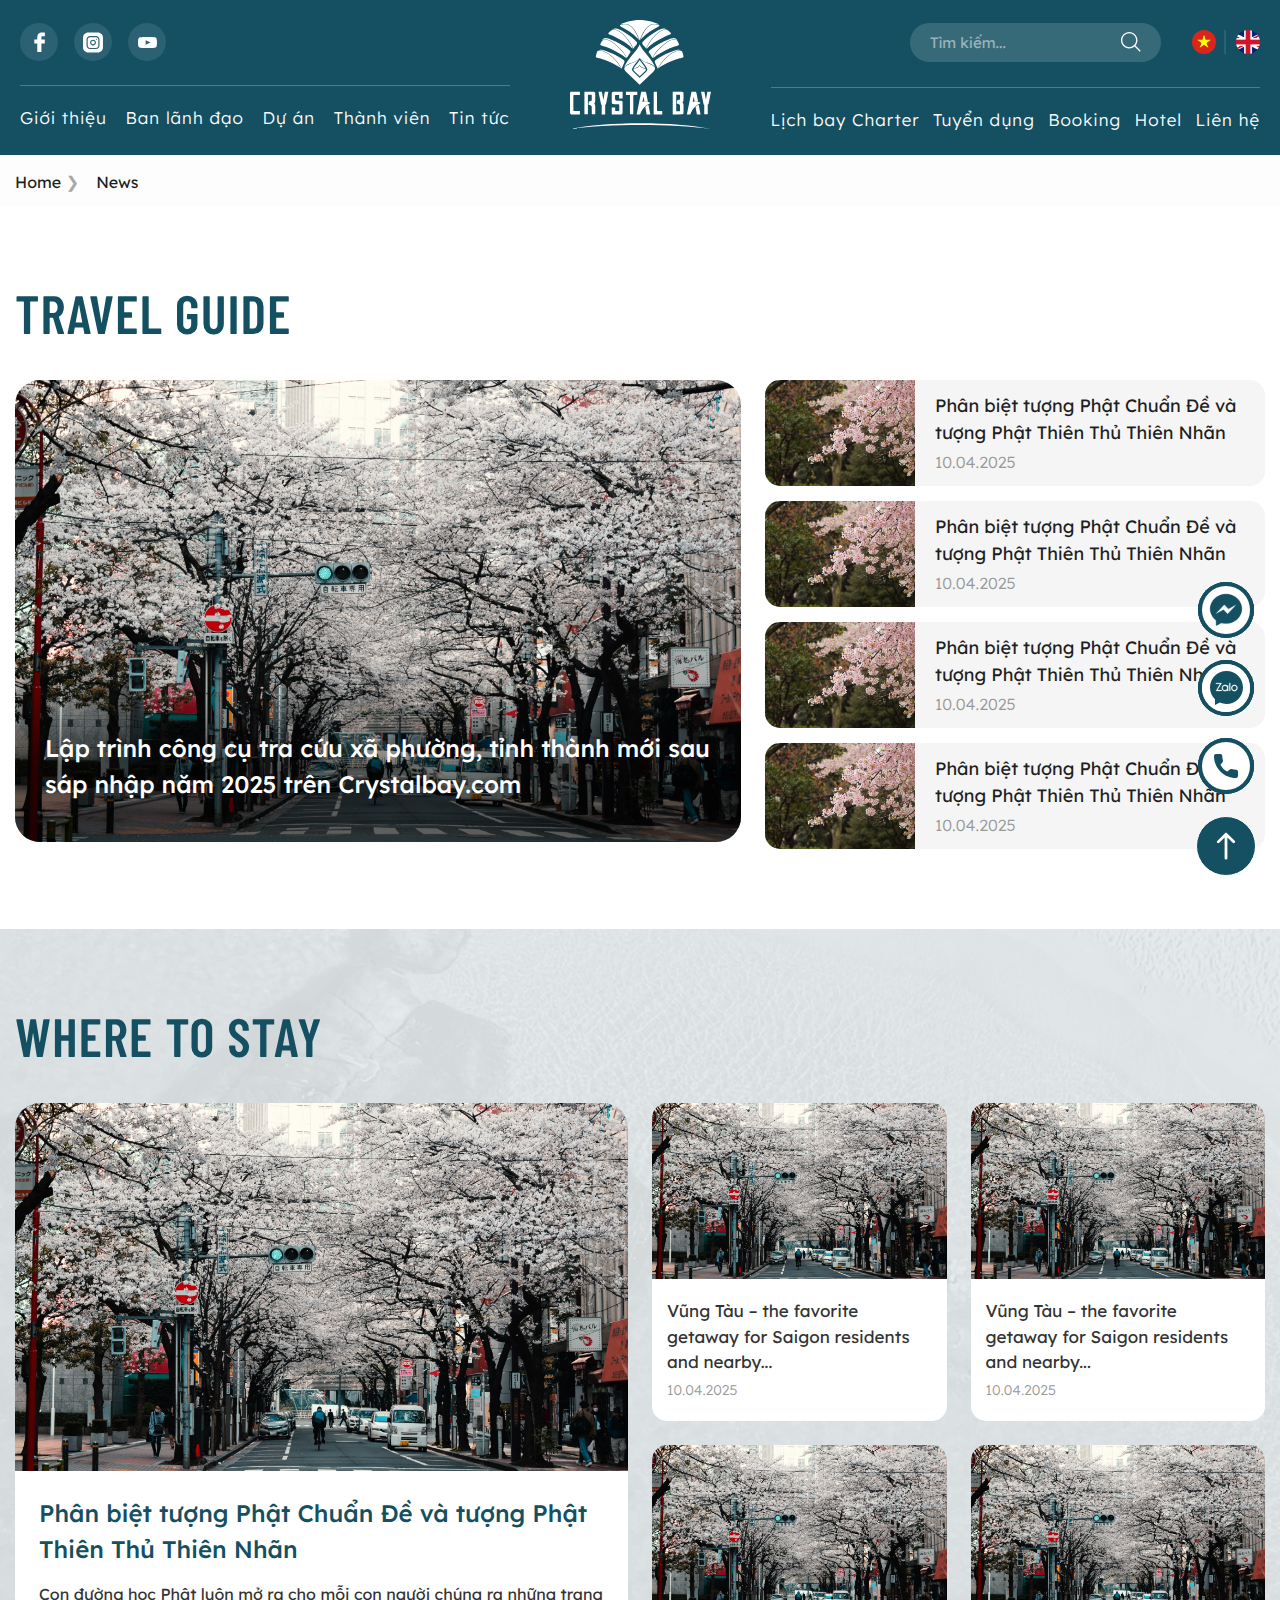
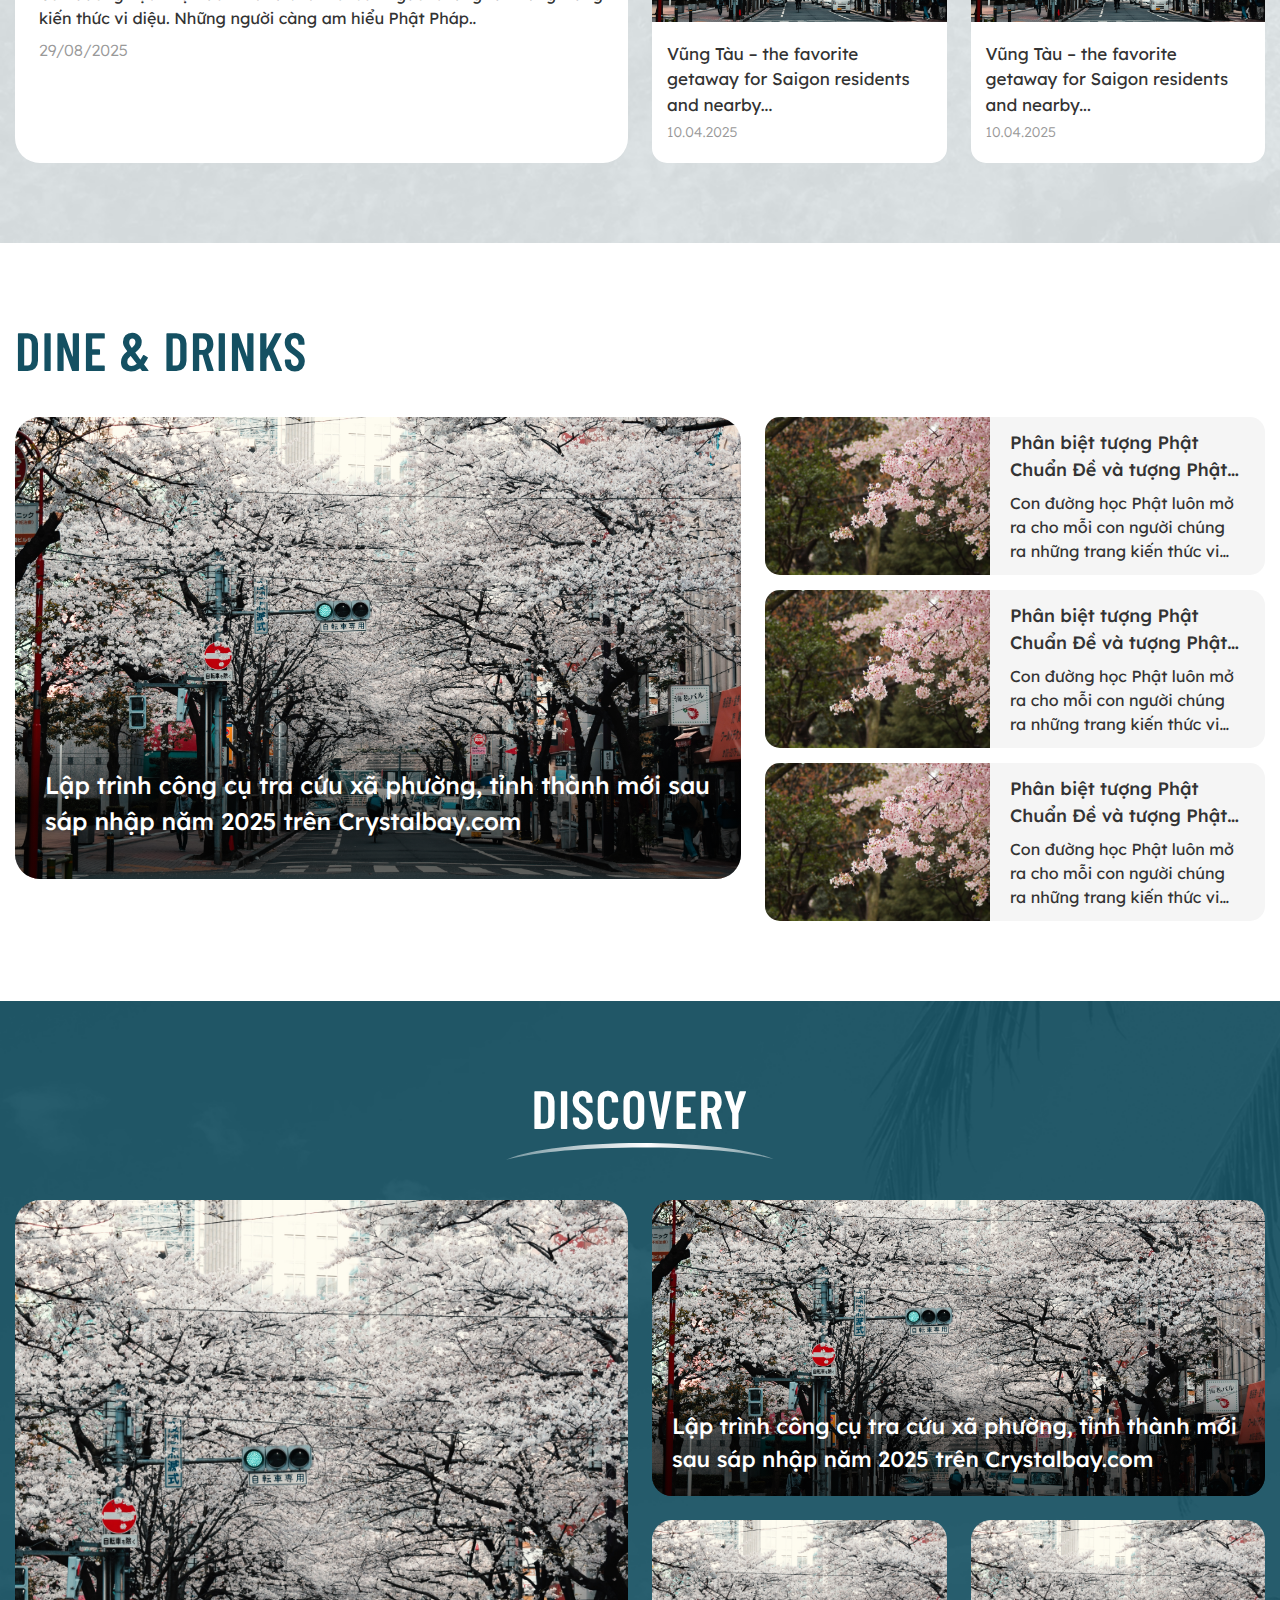
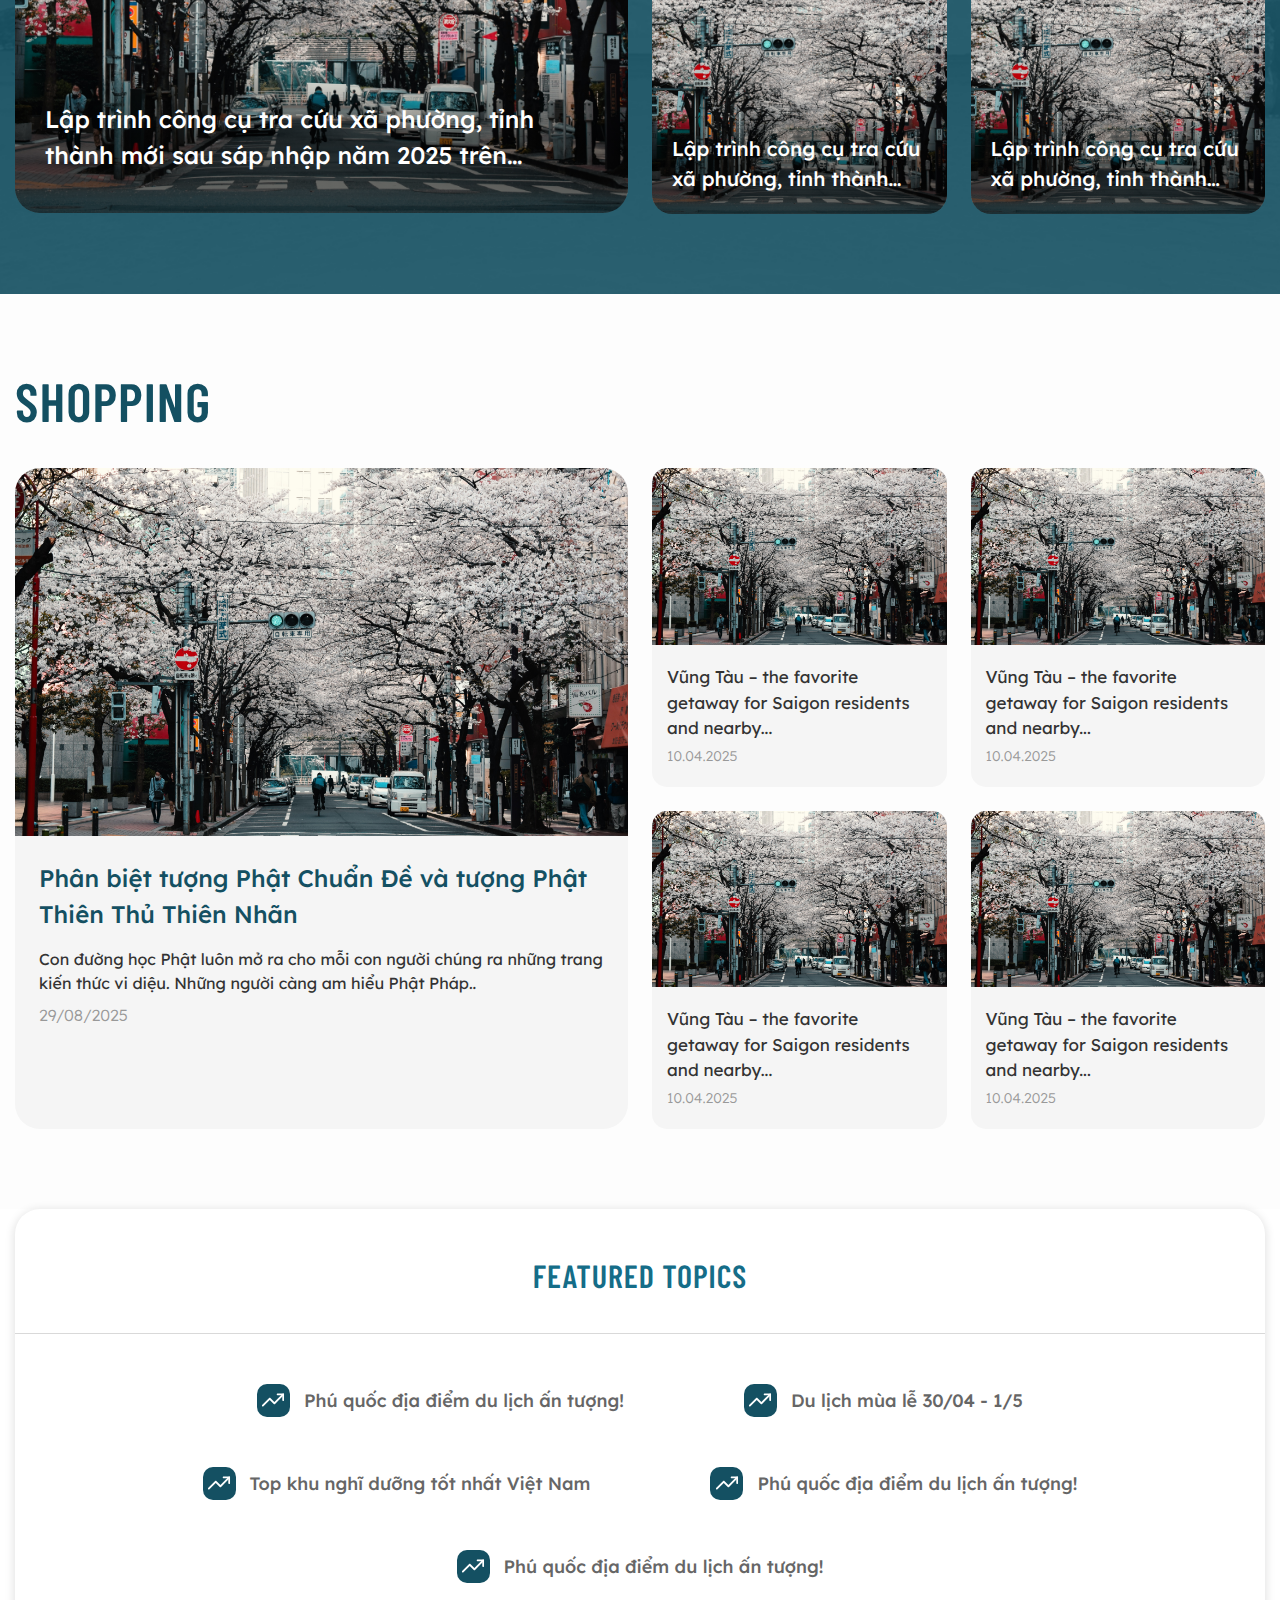
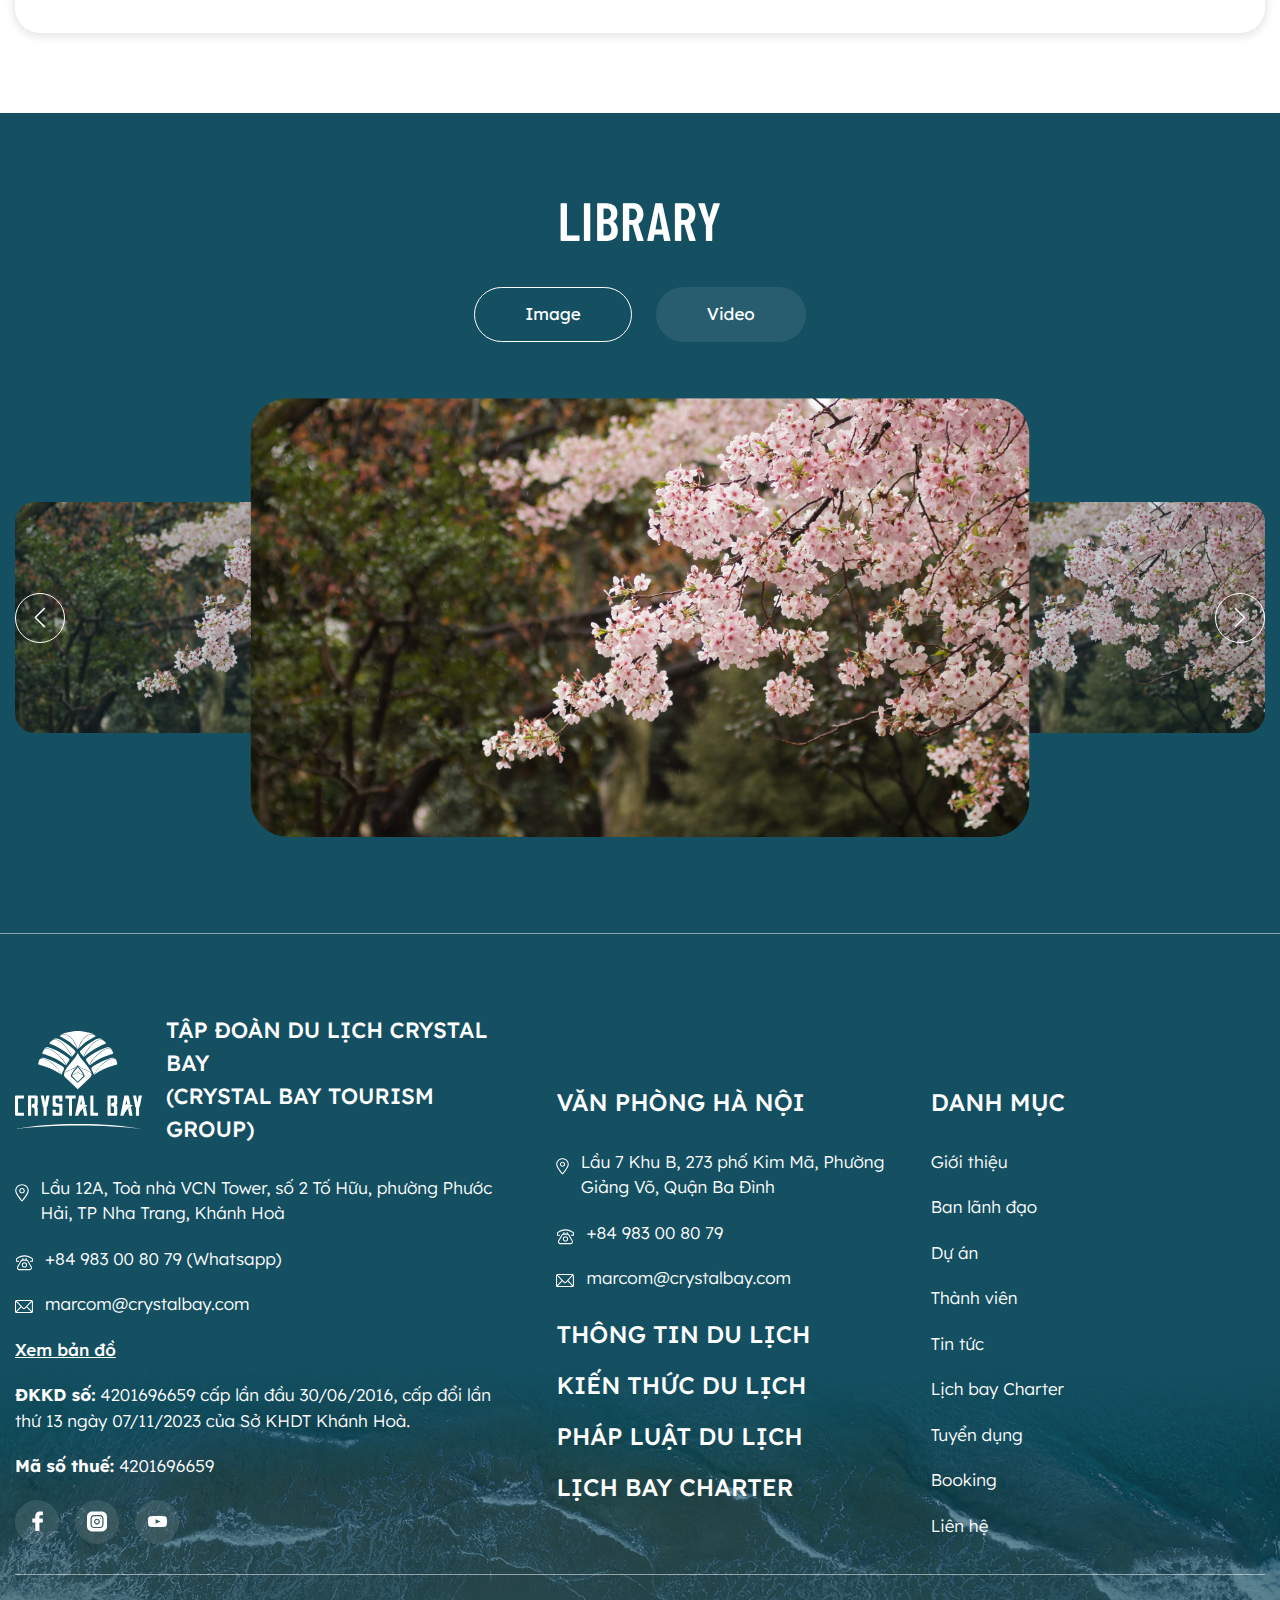
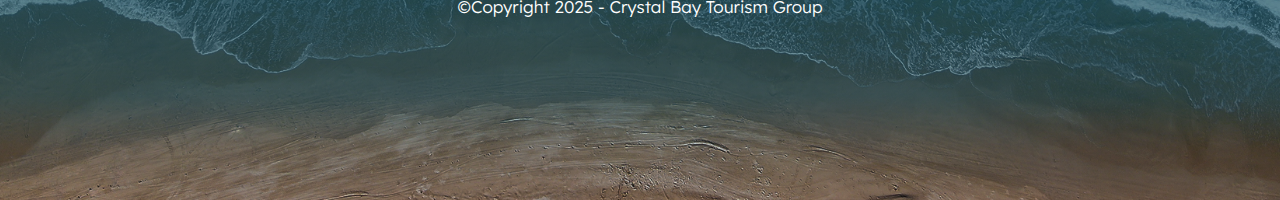
<file: news.html>
<!DOCTYPE html>
<html lang="vi">
    <head>
        <meta charset="UTF-8" />
        <meta http-equiv="X-UA-Compatible" content="IE=edge" />
        <meta name="viewport" content="width=device-width, initial-scale=1.0" />
        <!-- favicon -->
        <link
            rel="apple-touch-icon"
            sizes="57x57"
            href="./images/favicon/apple-icon-57x57.png"
        />
        <link
            rel="apple-touch-icon"
            sizes="60x60"
            href="./images/favicon/apple-icon-60x60.png"
        />
        <link
            rel="apple-touch-icon"
            sizes="72x72"
            href="./images/favicon/apple-icon-72x72.png"
        />
        <link
            rel="apple-touch-icon"
            sizes="76x76"
            href="./images/favicon/apple-icon-76x76.png"
        />
        <link
            rel="apple-touch-icon"
            sizes="114x114"
            href="./images/favicon/apple-icon-114x114.png"
        />
        <link
            rel="apple-touch-icon"
            sizes="120x120"
            href="./images/favicon/apple-icon-120x120.png"
        />
        <link
            rel="apple-touch-icon"
            sizes="144x144"
            href="./images/favicon/apple-icon-144x144.png"
        />
        <link
            rel="apple-touch-icon"
            sizes="152x152"
            href="./images/favicon/apple-icon-152x152.png"
        />
        <link
            rel="apple-touch-icon"
            sizes="180x180"
            href="./images/favicon/apple-icon-180x180.png"
        />
        <link
            rel="icon"
            type="image/png"
            sizes="192x192"
            href="/android-icon-192x192.png"
        />
        <link
            rel="icon"
            type="image/png"
            sizes="32x32"
            href="./images/favicon/favicon-32x32.png"
        />
        <link
            rel="icon"
            type="image/png"
            sizes="96x96"
            href="./images/favicon/favicon-96x96.png"
        />
        <link
            rel="icon"
            type="image/png"
            sizes="16x16"
            href="./images/favicon/favicon-16x16.png"
        />
        <meta name="msapplication-TileColor" content="#ffffff" />
        <meta
            name="msapplication-TileImage"
            content="./images/favicon/ms-icon-144x144.png"
        />
        <meta name="theme-color" content="#ffffff" />
        <!-- end favicon -->
        <title>CRYSTALBAY</title>
        <link rel="preconnect" href="https://fonts.googleapis.com" />
        <link rel="preconnect" href="https://fonts.gstatic.com" crossorigin />
        <link
            href="https://fonts.googleapis.com/css2?family=Lexend+Deca:wght@300;400;500;600;700;800;900&family=Barlow+Condensed:ital,wght@0,100;0,200;0,300;0,400;0,500;0,600;0,700;0,800;0,900;1,100;1,200;1,300;1,400;1,500;1,600;1,700;1,800;1,900&display=swap"
            rel="stylesheet"
        />
        <link rel="stylesheet" href="./lib/swiper/swiper-bundle.min.css" />
        <link rel="stylesheet" href="./css/style.css" />
        <link rel="stylesheet" href="./css/responsive.css" />
        <script src="./lib/jquery/jquery.js"></script>
    </head>

    <body>
        <!-- header -->
        <header id="header" class="header header-2 relative js__header">
            <!-- pc -->
            <div  class="header-pc w-1410 d-2xl-flex d-lg-none items-center justify-between">
                <!-- left -->
                <div class="header-2__left flex-1">
                    <!-- top -->
                    <div class="top border-b-white-25 pb-24 mb-20">
                        <ul class="social-list-2 d-2xl-flex">
                            <!-- item -->
                            <li class="social-item-2">
                                <a href="#" class="social-link-2 social-link-2--fb">
                                    <img src="./images/icon/fb-w.svg" alt="">
                                </a>
                            </li>
                            <!-- end item -->
                            <!-- item -->
                            <li class="social-item-2">
                                <a href="#" class="social-link-2 social-link-2--insta">
                                    <img src="./images/icon/instagram-w.svg" alt="">
                                </a>
                            </li>
                            <!-- end item -->
                            <!-- item -->
                            <li class="social-item-2">
                                <a href="#" class="social-link-2 social-link-2--ytb">
                                    <img src="./images/icon/ytb-w.svg" alt="">
                                </a>
                            </li>
                            <!-- end item -->
                        </ul>
                    </div>
                    <!-- end top -->
                    <!-- bot -->
                    <div class="bot">
                        <!-- navbar -->
                        <ul class="navbar fs-17 fw-300 tracking-1px d-2xl-flex items-center justify-between text-white-fd flex-1">
                            <li class="navbar-item">
                                <a href="#" class="navbar-link">Giới thiệu</a>
                                <ul class="navbar-dropdown">
                                    <li class="navbar-dropdown__item">
                                        <a href="#">gioi thieu</a>
                                    </li>
                                    <li class="navbar-dropdown__item">
                                        <a href="#">gioi thieu</a>
                                    </li>
                                    <li class="navbar-dropdown__item">
                                        <a href="#">gioi thieu</a>
                                    </li>
                                    <li class="navbar-dropdown__item">
                                        <a href="#">gioi thieu</a>
                                    </li>
                                </ul>
                            </li>
                            <li class="navbar-item">
                                <a href="#" class="navbar-link">Ban lãnh đạo</a>
                                <ul class="navbar-dropdown">
                                    <li class="navbar-dropdown__item">
                                        <a href="#">gioi thieu</a>
                                    </li>
                                    <li class="navbar-dropdown__item">
                                        <a href="#">gioi thieu</a>
                                    </li>
                                    <li class="navbar-dropdown__item">
                                        <a href="#">gioi thieu</a>
                                    </li>
                                    <li class="navbar-dropdown__item">
                                        <a href="#">gioi thieu</a>
                                    </li>
                                </ul>
                            </li>
                            <li class="navbar-item">
                                <a href="#" class="navbar-link">Dự án</a>
                                <ul class="navbar-dropdown">
                                    <li class="navbar-dropdown__item">
                                        <a href="#">gioi thieu</a>
                                    </li>
                                    <li class="navbar-dropdown__item">
                                        <a href="#">gioi thieu</a>
                                    </li>
                                    <li class="navbar-dropdown__item">
                                        <a href="#">gioi thieu</a>
                                    </li>
                                    <li class="navbar-dropdown__item">
                                        <a href="#">gioi thieu</a>
                                    </li>
                                </ul>
                            </li>
                            <li class="navbar-item">
                                <a href="#" class="navbar-link">Thành viên</a>
                            </li>
                            <li class="navbar-item">
                                <a href="#" class="navbar-link">Tin tức</a>
                            </li>
                            
                        </ul>
                        <!-- end navbar -->
                    </div>
                    <!-- end bot -->
                </div>
                <!-- end left -->

                <!-- center -->
                <div class="header-2__center flex-0">
                      <!-- logo -->
                    <div class="logo">
                        <a href="#" class="logo-link">
                            <img
                                src="./images/icon/logo.svg"
                                class="logo-img"
                                alt=""
                            />
                        </a>
                    </div>
                    <!-- end logo -->
                </div>
                <!-- end center -->

                <!-- right -->
                <div class="header-2__right flex-1">
                    <!-- action -->
                    <div class="header-action d-2xl-flex items-center border-b-white-25 pb-24 mb-20">
                        <!-- search -->
                        <div class="header-search">
                            <form action="" class="header-search__form">
                                <input
                                    class="header-search__input"
                                    type="text"
                                    placeholder="Tìm kiếm..."
                                />
                                <button class="header-search__btn">
                                    <img src="./images/icon/search-w.svg" alt="" />
                                </button>
                            </form>
                        </div>
                        <!-- end search -->
                        <!-- language -->
                        <div class="language-2 d-2xl-flex items-center ml-30">
                            <div class="language-2__item">
                                <a href="#" class="language-2__link">
                                    <img src="./images/flag_1.png" alt="">
                                </a>
                            </div>
                            <div class="language-2__item">
                                <a href="#" class="language-2__link">
                                    <img src="./images/flag_2.png" alt="">
                                </a>
                            </div>
                        </div>
                        <!-- end language -->
                    </div>
                    <!-- end action -->

                    <!-- bot -->
                    <div class="bot">
                        <!-- navbar -->
                        <ul class="navbar fs-17 fw-300 tracking-1px d-2xl-flex items-center justify-between text-white-fd flex-1">
                            <li class="navbar-item">
                                <a href="#" class="navbar-link">Lịch bay Charter</a>
                                <ul class="navbar-dropdown">
                                    <li class="navbar-dropdown__item">
                                        <a href="#">gioi thieu</a>
                                    </li>
                                    <li class="navbar-dropdown__item">
                                        <a href="#">gioi thieu</a>
                                    </li>
                                    <li class="navbar-dropdown__item">
                                        <a href="#">gioi thieu</a>
                                    </li>
                                    <li class="navbar-dropdown__item">
                                        <a href="#">gioi thieu</a>
                                    </li>
                                </ul>
                            </li>
                            <li class="navbar-item">
                                <a href="#" class="navbar-link">Tuyển dụng</a>
                                <ul class="navbar-dropdown">
                                    <li class="navbar-dropdown__item">
                                        <a href="#">gioi thieu</a>
                                    </li>
                                    <li class="navbar-dropdown__item">
                                        <a href="#">gioi thieu</a>
                                    </li>
                                    <li class="navbar-dropdown__item">
                                        <a href="#">gioi thieu</a>
                                    </li>
                                    <li class="navbar-dropdown__item">
                                        <a href="#">gioi thieu</a>
                                    </li>
                                </ul>
                            </li>
                            <li class="navbar-item">
                                <a href="#" class="navbar-link">Booking</a>
                                <ul class="navbar-dropdown">
                                    <li class="navbar-dropdown__item">
                                        <a href="#">gioi thieu</a>
                                    </li>
                                    <li class="navbar-dropdown__item">
                                        <a href="#">gioi thieu</a>
                                    </li>
                                    <li class="navbar-dropdown__item">
                                        <a href="#">gioi thieu</a>
                                    </li>
                                    <li class="navbar-dropdown__item">
                                        <a href="#">gioi thieu</a>
                                    </li>
                                </ul>
                            </li>
                            <li class="navbar-item">
                                <a href="#" class="navbar-link">Hotel</a>
                            </li>
                            <li class="navbar-item">
                                <a href="#" class="navbar-link">Liên hệ</a>
                            </li>
                            
                        </ul>
                        <!-- end navbar -->
                    </div>
                    <!-- end bot -->
                </div>
                <!-- end right -->



             
            </div>
            <!-- end pc -->
            <!-- mb -->
            <div
                class="header-mb w-wrapper d-2xl-none d-lg-flex items-center justify-between"
            >
                <!-- left -->
                <div class="header-mb__left js__subMenuContainer">
                    <!-- icon -->
                    <div class="header-mb__leftIcon js__showSubMenu">
                        <img src="./images/icon/bar-cyan.svg" alt="" />
                    </div>
                    <!-- end icon -->
                    <!-- content -->
                    <div class="sub-menu js__subMenu">
                        <div class="sub-menu__content">
                            <!-- close -->
                            <div class="sub-menu__close js__closeSubMenu h-56 p-4 mb-8 d-2xl-flex items-center text-white">
                                <img src="./images/icon/close-2.svg" alt="">
                            </div>
                            <!-- end close -->

                            <div class="sub-menu__container">
                                <!-- list -->
                                <div class="sub-menu__list">
                                    <!-- item -->
                                    <div class="sub-menu__item">
                                        <!-- heading -->
                                        <div class="heading-sub d-2xl-flex items-center justify-between px-16 py-8 text-gray-33">
                                            <a href="#" class="heading-sub__title fs-17 fw-300">
                                                Movies
                                            </a>
                                            <div class="heading-sub__arrow js__dropDown">
                                                <img src="./images/icon/polyfon-cyan.svg" alt="">
                                            </div>
                                        </div>
                                        <!-- end heading -->

                                        <!-- sub menu list -->
                                        <ul class="list-sub js__listSubMenu" style="">
                                            <li class="item-sub">
                                                <a href="#" class="item-sub__link fs-14">Release Calender</a>
                                            </li>
                                            <li class="item-sub">
                                                <a href="#" class="item-sub__link fs-14">Release Calender</a>
                                            </li>
                                            <li class="item-sub">
                                                <a href="#" class="item-sub__link fs-14">Release Calender</a>
                                            </li>
                                            
                                        </ul>
                                        <!-- end sub menu list -->
                                    </div>
                                    <!-- end item -->
                                    <!-- item -->
                                    <div class="sub-menu__item">
                                        <!-- heading -->
                                        <div class="heading-sub d-2xl-flex items-center justify-between px-16 py-8 text-gray-33">
                                            <a href="#" class="heading-sub__title fs-17 fw-300">
                                                Movies
                                            </a>
                                            <div class="heading-sub__arrow js__dropDown">
                                                <img src="./images/icon/polyfon-cyan.svg" alt="">
                                            </div>
                                        </div>
                                        <!-- end heading -->

                                        <!-- sub menu list -->
                                        <ul class="list-sub js__listSubMenu" style="">
                                            <li class="item-sub">
                                                <a href="#" class="item-sub__link fs-14">Release Calender</a>
                                            </li>
                                            <li class="item-sub">
                                                <a href="#" class="item-sub__link fs-14">Release Calender</a>
                                            </li>
                                            <li class="item-sub">
                                                <a href="#" class="item-sub__link fs-14">Release Calender</a>
                                            </li>
                                            
                                        </ul>
                                        <!-- end sub menu list -->
                                    </div>
                                    <!-- end item -->
                                    <!-- item -->
                                    <div class="sub-menu__item">
                                        <!-- heading -->
                                        <div class="heading-sub d-2xl-flex items-center justify-between px-16 py-8 text-gray-33">
                                            <a href="#" class="heading-sub__title fs-17 fw-300">
                                                Movies
                                            </a>
                                            <div class="heading-sub__arrow js__dropDown">
                                                <img src="./images/icon/polyfon-cyan.svg" alt="">
                                            </div>
                                        </div>
                                        <!-- end heading -->

                                        <!-- sub menu list -->
                                        <ul class="list-sub js__listSubMenu" style="">
                                            <li class="item-sub">
                                                <a href="#" class="item-sub__link fs-14">Release Calender</a>
                                            </li>
                                            <li class="item-sub">
                                                <a href="#" class="item-sub__link fs-14">Release Calender</a>
                                            </li>
                                            <li class="item-sub">
                                                <a href="#" class="item-sub__link fs-14">Release Calender</a>
                                            </li>
                                            
                                        </ul>
                                        <!-- end sub menu list -->
                                    </div>
                                    <!-- end item -->
                                    
                                   
                                </div>
                                <!-- end list -->
                            </div>
                        </div>
                    </div>
                    <!-- end content -->
                </div>
                <!-- end left -->
                <!-- center -->
                <div class="header-mb__center">
                    <a href="#">
                        <img
                            src="./images/icon/logo.svg"
                            alt=""
                            class="header-mb__centerLogo"
                        />
                    </a>
                </div>
                <!-- end center -->
                <!-- right -->
                <div class="header-mb__right">
                    <div class="header-mb__rightIcon d-2xl-flex items-center">
                        <!-- search -->
                        <div class="header-mb__rightIconSearchContainer">
                            <div class="header-mb__rightIconSearch js__searchMb">
                                <img
                                    src="./images/icon/search-w-2.svg"
                                    alt="" class="icon-20"
                                />
                            </div>
                            <div class="header-search-mb__form h-60 w-full js__formSearchMb shadow">
                                <form action="" class="w-full h-full">
                                    <div class="relative w-full h-full">
                                        <input type="text" class="header-search-input w-full h-full p-8 fs-16 js__focusSearchMb" placeholder="Search...">
                                        <div class="header-search-btn btn absolute h-full js__closeSearchMb">
                                            <img src="./images/icon/close-gray.svg" alt="">
                                        </div>
                                    </div>
                                </form>
                            </div>
                        </div>
                        <!-- end search -->
                        <!-- language -->
                        <div class="header-mb__rightIconLanguageContainer">
                            <div class="language-mb fs-14 js__languageContainer text-white font-arial fw-700">
                                <div class="language-default d-2xl-flex items-center js__languageDefault">
                                    <div class="language-default__item d-2xl-flex items-center mr-4 js__languageDefaultText">
                                        <span class="language-text d-2xl-inline mr-4">Vn</span>
                                        <img src="./images/flag_1.png" class="language-img" alt="">
                                    </div>
                                    <div class="language-down">
                                        <img src="./images/icon/polyfon-gray.svg" alt="">
                                    </div>
                                </div>
                                <div class="language-list">
                                    <!-- item -->
                                    <div class="language-item d-2xl-flex items-center js__languageItem">
                                        <span class="language-text d-2xl-inline mr-4">En</span>
                                        <img src="./images/flag_2.png" class="language-img" alt="">
                                    </div>
                                    <!-- end item -->
                                    <!-- item -->
                                    <div class="language-item d-2xl-flex items-center js__languageItem">
                                        <span class="language-text d-2xl-inline mr-4">Vi</span>
                                        <img src="./images/flag_1.png" class="language-img" alt="">
                                    </div>
                                    <!-- end item -->
                                </div>
                                <div class="overlay js__overlay"></div>
                            </div>
                            
                        </div>
                        <!-- end language -->
                    </div>
                </div>
                <!-- end right -->
            </div>
            <!-- end mb -->
        </header>
        <!-- end header -->
        <!-- main -->
        <main id="main" class="main">
            

            <!-- breadcrumb -->
            <div class="u-breadcrumb px-15">
                <div class="u-breadcrumb-container w-1410 d-3xl-flex items-center h-full w-full">
                    <!-- item -->
                    <div class="u-breadcrumb-item fs-16 h-full d-3xl-flex items-center">
                        <a href="/" class="u-breadcrumb-link">Home</a>
                    </div>
                    <!-- end item -->
                    <!-- item -->
                    <div class="u-breadcrumb-item fs-16 h-full d-3xl-flex items-center">
                        <a href="#" class="u-breadcrumb-link">News</a>
                    </div>
                    <!-- end item -->
                    
                </div>
            </div>
            <!-- end breadcrumb -->

            <!-- news primary -->
            <section class="section-quinary-2 u-news-primary relative z-20 overflow-hidden px-15">
                <!-- container -->
                <div class="section-quinary-2__container u-news-primary__container w-1410 relative z-20 py-80 py-md-30">
                    <!-- heading -->
                    <div class="section-quinary-2__heading d-2xl-flex items-center justify-between w-full">
                        <h2 class="heading-primary-2 fs-54 fw-600 relative z-10 tracking-1px text-green-145 uppercase lh-54 font-barlow">Travel Guide</h2>
                    </div>
                    <!-- end heading -->

                    <!-- content pc-->
                    <div class="section-quinary-2__content mt-40 d-2xl-flex d-md-none gap-24">
                        <!-- left -->
                        <div class="section-quinary-2__left flex-1">
                            <div class="article relative over-hidden border-25">
                                <!-- img  -->
                                <div class="article-img">
                                    <a href="#" class="ratio-3x2 article-inner">
                                        <img loading="lazy" class="article-inner__img" src="./images/3.jpg" width="" height="" alt="">
                                    </a>
                                </div>
                                <!-- end img -->
                                <!-- content -->
                                <div class="article-content absolute inset-0 py-40 px-30 d-2xl-flex flex-column items-center">
                                    <h3 class="article-title fs-24 fw-500 text-white">
                                        <a href="#" class="fix-text2" title="">Lập trình công cụ tra cứu xã phường, tỉnh thành mới sau sáp nhập năm 2025 trên Crystalbay.com</a>
                                    </h3>                        
                                </div>
                                <!-- end content -->
                            </div>
                        </div>
                        <!-- end left -->
                        
                        <!-- right -->
                        <div class="section-quinary-2__right d-2xl-flex flex-column items-center justify-between flex-0 w-40">
                            <!-- article -->
                            <div class="article relative over-hidden bg-gray-f5 border-15 d-2xl-flex mb-15 w-full">
                                <!-- img  -->
                                <a href="#" class="article-img flex-0 w-30 ratio-2x12">
                                    <img loading="lazy" class="" src="./images/2.jpg" width="" height="" alt="">
                                </a>
                                
                                <!-- end img -->
    
                                <!-- content -->
                                <div class="article-content flex-1 px-20 py-12 d-2xl-flex flex-column">
                                    <h3 class="article-title fs-18 fw-400">
                                        <a href="#">Phân biệt tượng Phật Chuẩn Đề và tượng Phật Thiên Thủ Thiên Nhãn</a>
                                    </h3>
                                    <div class="article-time fs-16 text-gray-99 mt-4 fw-300">
                                        <span>10.04.2025</span>
                                    </div>
                                </div>
                                <!-- end content -->
                            </div>
                            <!-- end article -->
                            <!-- article -->
                            <div class="article relative over-hidden bg-gray-f5 border-15 d-2xl-flex mb-15 w-full">
                                <!-- img  -->
                                <a href="#" class="article-img flex-0 w-30 ratio-2x12">
                                    <img loading="lazy" class="" src="./images/2.jpg" width="" height="" alt="">
                                </a>
                                
                                <!-- end img -->
    
                                <!-- content -->
                                <div class="article-content flex-1 px-20 py-12 d-2xl-flex flex-column">
                                    <h3 class="article-title fs-18 fw-400">
                                        <a href="#">Phân biệt tượng Phật Chuẩn Đề và tượng Phật Thiên Thủ Thiên Nhãn</a>
                                    </h3>
                                    <div class="article-time fs-16 text-gray-99 mt-4 fw-300">
                                        <span>10.04.2025</span>
                                    </div>
                                </div>
                                <!-- end content -->
                            </div>
                            <!-- end article -->
                            <!-- article -->
                            <div class="article relative over-hidden bg-gray-f5 border-15 d-2xl-flex mb-15 w-full">
                                <!-- img  -->
                                <a href="#" class="article-img flex-0 w-30 ratio-2x12">
                                    <img loading="lazy" class="" src="./images/2.jpg" width="" height="" alt="">
                                </a>
                                
                                <!-- end img -->
    
                                <!-- content -->
                                <div class="article-content flex-1 px-20 py-12 d-2xl-flex flex-column">
                                    <h3 class="article-title fs-18 fw-400">
                                        <a href="#">Phân biệt tượng Phật Chuẩn Đề và tượng Phật Thiên Thủ Thiên Nhãn</a>
                                    </h3>
                                    <div class="article-time fs-16 text-gray-99 mt-4 fw-300">
                                        <span>10.04.2025</span>
                                    </div>
                                </div>
                                <!-- end content -->
                            </div>
                            <!-- end article -->
                            <!-- article -->
                            <div class="article relative over-hidden bg-gray-f5 border-15 d-2xl-flex mb-15 w-full">
                                <!-- img  -->
                                <a href="#" class="article-img flex-0 w-30 ratio-2x12">
                                    <img loading="lazy" class="" src="./images/2.jpg" width="" height="" alt="">
                                </a>
                                
                                <!-- end img -->
    
                                <!-- content -->
                                <div class="article-content flex-1 px-20 py-12 d-2xl-flex flex-column">
                                    <h3 class="article-title fs-18 fw-400">
                                        <a href="#">Phân biệt tượng Phật Chuẩn Đề và tượng Phật Thiên Thủ Thiên Nhãn</a>
                                    </h3>
                                    <div class="article-time fs-16 text-gray-99 mt-4 fw-300">
                                        <span>10.04.2025</span>
                                    </div>
                                </div>
                                <!-- end content -->
                            </div>
                            <!-- end article -->
                            
                        </div>
                        <!-- end right -->
                        
                    </div>
                    <!-- end content pc-->

                    <!-- content mb-->
                    <div class="section-quinary-2__content-mb mt-40 d-2xl-none d-md-block">
                        <!-- left -->
                        <div class="section-quinary-2__left flex-1">
                            <div class="article relative over-hidden border-15">
                                <!-- img  -->
                                <div class="article-img">
                                    <a href="#" class="ratio-15x9 article-inner">
                                        <img loading="lazy" class="article-inner__img" src="./images/3.jpg" width="" height="" alt="">
                                    </a>
                                </div>
                                <!-- end img -->
                                <!-- content -->
                                <div class="article-content absolute inset-0 py-40 px-30 d-2xl-flex flex-column items-center">
                                    <h3 class="article-title fs-24 fw-500 text-white">
                                        <a href="#" class="fix-text2" title="">Lập trình công cụ tra cứu xã phường, tỉnh thành mới sau sáp nhập năm 2025 trên Crystalbay.com</a>
                                    </h3>                        
                                </div>
                                <!-- end content -->
                            </div>
                        </div>
                        <!-- end left -->
                        
                        <!-- right -->
                        <div class="section-quinary-2__right d-2xl-flex flex-column items-center justify-between flex-0 w-40">
                            <!-- article -->
                            <div class="article relative over-hidden bg-gray-f5 border-10 d-2xl-flex mb-15 w-full">
                                <!-- img  -->
                                <a href="#" class="article-img flex-0 w-30 ratio-2x12">
                                    <img loading="lazy" class="" src="./images/2.jpg" width="" height="" alt="">
                                </a>
                                
                                <!-- end img -->
    
                                <!-- content -->
                                <div class="article-content flex-1 px-20 py-12 d-2xl-flex flex-column">
                                    <h3 class="article-title fs-18 fw-400">
                                        <a href="#">Phân biệt tượng Phật Chuẩn Đề và tượng Phật Thiên Thủ Thiên Nhãn</a>
                                    </h3>
                                    <div class="article-time fs-16 text-gray-99 mt-4 fw-300">
                                        <span>10.04.2025</span>
                                    </div>
                                </div>
                                <!-- end content -->
                            </div>
                            <!-- end article -->
                            <!-- article -->
                            <div class="article relative over-hidden bg-gray-f5 border-10 d-2xl-flex mb-15 w-full">
                                <!-- img  -->
                                <a href="#" class="article-img flex-0 w-30 ratio-2x12">
                                    <img loading="lazy" class="" src="./images/2.jpg" width="" height="" alt="">
                                </a>
                                
                                <!-- end img -->
    
                                <!-- content -->
                                <div class="article-content flex-1 px-20 py-12 d-2xl-flex flex-column">
                                    <h3 class="article-title fs-18 fw-400">
                                        <a href="#">Phân biệt tượng Phật Chuẩn Đề và tượng Phật Thiên Thủ Thiên Nhãn</a>
                                    </h3>
                                    <div class="article-time fs-16 text-gray-99 mt-4 fw-300">
                                        <span>10.04.2025</span>
                                    </div>
                                </div>
                                <!-- end content -->
                            </div>
                            <!-- end article -->
                            <!-- article -->
                            <div class="article relative over-hidden bg-gray-f5 border-10 d-2xl-flex mb-15 w-full">
                                <!-- img  -->
                                <a href="#" class="article-img flex-0 w-30 ratio-2x12">
                                    <img loading="lazy" class="" src="./images/2.jpg" width="" height="" alt="">
                                </a>
                                
                                <!-- end img -->
    
                                <!-- content -->
                                <div class="article-content flex-1 px-20 py-12 d-2xl-flex flex-column">
                                    <h3 class="article-title fs-18 fw-400">
                                        <a href="#">Phân biệt tượng Phật Chuẩn Đề và tượng Phật Thiên Thủ Thiên Nhãn</a>
                                    </h3>
                                    <div class="article-time fs-16 text-gray-99 mt-4 fw-300">
                                        <span>10.04.2025</span>
                                    </div>
                                </div>
                                <!-- end content -->
                            </div>
                            <!-- end article -->
                            <!-- article -->
                            <div class="article relative over-hidden bg-gray-f5 border-10 d-2xl-flex mb-15 w-full">
                                <!-- img  -->
                                <a href="#" class="article-img flex-0 w-30 ratio-2x12">
                                    <img loading="lazy" class="" src="./images/2.jpg" width="" height="" alt="">
                                </a>
                                
                                <!-- end img -->
    
                                <!-- content -->
                                <div class="article-content flex-1 px-20 py-12 d-2xl-flex flex-column">
                                    <h3 class="article-title fs-18 fw-400">
                                        <a href="#">Phân biệt tượng Phật Chuẩn Đề và tượng Phật Thiên Thủ Thiên Nhãn</a>
                                    </h3>
                                    <div class="article-time fs-16 text-gray-99 mt-4 fw-300">
                                        <span>10.04.2025</span>
                                    </div>
                                </div>
                                <!-- end content -->
                            </div>
                            <!-- end article -->
                            
                        </div>
                        <!-- end right -->
                        
                    </div>
                    <!-- end content mb-->
                </div>
                <!-- end container -->
            </section>
            <!-- end news primary -->

            <!-- news secondary -->
            <section class="u-news-secondary relative z-20 overflow-hidden px-15">
                <!-- container -->
                <div class="u-news-secondary__container w-1410 relative z-20 py-80 py-md-40">
                    <!-- heading -->
                    <div class="u-news-secondary__heading d-2xl-flex items-center justify-between w-full">
                        <h2 class="heading-primary-2 fs-54 fw-600 relative z-10 tracking-1px text-green-145 uppercase lh-54 font-barlow">Where to stay</h2>
                        
                    </div>
                    <!-- end heading -->

                    <!-- content pc-->
                    <div class="u-news-secondary__content mt-40 d-2xl-grid col-2 d-md-none gap-24">
                        <!-- left -->
                        <div class="u-news-secondary__left flex-1 d-2xl-flex d-md-block">
                            <div class="article relative over-hidden border-25 d-2xl-flex flex-column d-md-block">
                                <!-- img  -->
                                <div class="article-img over-hidden">
                                    <a href="#" class="ratio-15x9 article-inner scale-107">
                                        <img loading="lazy" class="article-inner__img" src="./images/3.jpg" width="" height="" alt="">
                                    </a>
                                </div>
                                <!-- end img -->
                                <!-- content -->
                                <div class="article-content p-24 bg-white flex-1">
                                    <h3 class="article-title fs-24 fw-500 text-green-145 fix-text5">
                                        Phân biệt tượng Phật Chuẩn Đề và tượng Phật Thiên Thủ Thiên Nhãn
                                    </h3>
                                    <div class="article-des fs-16 text-gray-33 mt-15">
                                        <p>Con đường học Phật luôn mở ra cho mỗi con người chúng ra những trang kiến thức vi diệu. Những người càng am hiểu Phật Pháp..</p>
                                    </div>
                                    <div class="article-time fs-16 mt-8 fw-300 text-gray-99">
                                        <span>29/08/2025</span>
                                    </div>
                                </div>
                                <!-- end content -->
    
                            </div>
                        </div>
                        <!-- end left -->
                        
                        <!-- right -->
                        <div class="u-news-secondary__right flex-1 d-2xl-grid d-md-block col-2 gap-24">
                            <!-- article -->
                            <div class="article relative over-hidden bg-white border-15 w-full">
                                <!-- img  -->
                               <div class="article-img">
                                    <a href="#" class="ratio-15x9 article-inner">
                                        <img loading="lazy" class="article-inner__img" src="./images/3.jpg" width="" height="" alt="">
                                    </a>
                                </div>
                                
                                <!-- end img -->
    
                                <!-- content -->
                                <div class="article-content py-20 px-15">
                                    <h3 class="article-title fs-17 text-gray-33 fw-400">
                                        <a href="#">Vũng Tàu – the favorite getaway for Saigon residents and nearby...</a>
                                    </h3>
                                    <div class="article-time fs-14 text-gray-99 mt-4 fw-300">
                                        <span>10.04.2025</span>
                                    </div>
                                </div>
                                <!-- end content -->
                            </div>
                            <!-- end article -->
                            <!-- article -->
                            <div class="article relative over-hidden bg-white border-15 w-full">
                                <!-- img  -->
                               <div class="article-img">
                                    <a href="#" class="ratio-15x9 article-inner">
                                        <img loading="lazy" class="article-inner__img" src="./images/3.jpg" width="" height="" alt="">
                                    </a>
                                </div>
                                
                                <!-- end img -->
    
                                <!-- content -->
                                <div class="article-content py-20 px-15">
                                    <h3 class="article-title fs-17 text-gray-33 fw-400">
                                        <a href="#">Vũng Tàu – the favorite getaway for Saigon residents and nearby...</a>
                                    </h3>
                                    <div class="article-time fs-14 text-gray-99 mt-4 fw-300">
                                        <span>10.04.2025</span>
                                    </div>
                                </div>
                                <!-- end content -->
                            </div>
                            <!-- end article -->
                            <!-- article -->
                            <div class="article relative over-hidden bg-white border-15 w-full">
                                <!-- img  -->
                               <div class="article-img">
                                    <a href="#" class="ratio-15x9 article-inner">
                                        <img loading="lazy" class="article-inner__img" src="./images/3.jpg" width="" height="" alt="">
                                    </a>
                                </div>
                                
                                <!-- end img -->
    
                                <!-- content -->
                                <div class="article-content py-20 px-15">
                                    <h3 class="article-title fs-17 text-gray-33 fw-400">
                                        <a href="#">Vũng Tàu – the favorite getaway for Saigon residents and nearby...</a>
                                    </h3>
                                    <div class="article-time fs-14 text-gray-99 mt-4 fw-300">
                                        <span>10.04.2025</span>
                                    </div>
                                </div>
                                <!-- end content -->
                            </div>
                            <!-- end article -->
                            <!-- article -->
                            <div class="article relative over-hidden bg-white border-15 w-full">
                                <!-- img  -->
                               <div class="article-img">
                                    <a href="#" class="ratio-15x9 article-inner">
                                        <img loading="lazy" class="article-inner__img" src="./images/3.jpg" width="" height="" alt="">
                                    </a>
                                </div>
                                
                                <!-- end img -->
    
                                <!-- content -->
                                <div class="article-content py-20 px-15">
                                    <h3 class="article-title fs-17 text-gray-33 fw-400">
                                        <a href="#">Vũng Tàu – the favorite getaway for Saigon residents and nearby...</a>
                                    </h3>
                                    <div class="article-time fs-14 text-gray-99 mt-4 fw-300">
                                        <span>10.04.2025</span>
                                    </div>
                                </div>
                                <!-- end content -->
                            </div>
                            <!-- end article -->
                            
                        </div>
                        <!-- end right -->
                        
                    </div>
                    <!-- end content pc-->
                    <!-- content mb-->
                    <div class="u-news-secondary__content-mb mt-40 d-2xl-none d-md-block">
                        <!-- left -->
                        <div class="u-news-secondary__left flex-1 d-2xl-flex d-md-block">
                            <div class="article relative over-hidden border-15 d-2xl-flex flex-column d-md-block">
                                <!-- img  -->
                                <div class="article-img over-hidden">
                                    <a href="#" class="ratio-15x9 article-inner scale-107">
                                        <img loading="lazy" class="article-inner__img" src="./images/3.jpg" width="" height="" alt="">
                                    </a>
                                </div>
                                <!-- end img -->
                                <!-- content -->
                                <div class="article-content px-12 py-15 bg-white flex-1">
                                    <h3 class="article-title fs-18 fw-500 text-green-145 fix-text5">
                                        Phân biệt tượng Phật Chuẩn Đề và tượng Phật Thiên Thủ Thiên Nhãn
                                    </h3>
                                    <div class="article-des fs-15 text-gray-33 mt-15">
                                        <p>Con đường học Phật luôn mở ra cho mỗi con người chúng ra những trang kiến thức vi diệu. Những người càng am hiểu Phật Pháp..</p>
                                    </div>
                                    <div class="article-time fs-14 mt-8 fw-300 text-gray-99">
                                        <span>29/08/2025</span>
                                    </div>
                                </div>
                                <!-- end content -->
    
                            </div>
                        </div>
                        <!-- end left -->
                        
                        <!-- right -->
                        <div class="u-news-secondary__right flex-1 mt-15">
                            <!-- article -->
                            <div class="article relative d-2xl-flex over-hidden bg-white border-10 w-full mb-15">
                                <!-- img  -->
                               <div class="article-img w-40">
                                    <a href="#" class="ratio-7x6 article-inner">
                                        <img loading="lazy" class="article-inner__img" src="./images/3.jpg" width="" height="" alt="">
                                    </a>
                                </div>
                                
                                <!-- end img -->
    
                                <!-- content -->
                                <div class="article-content py-12 px-12 flex-1">
                                    <h3 class="article-title fs-16 text-gray-33 fw-400">
                                        <a href="#">Vũng Tàu – the favorite getaway for Saigon residents and nearby...</a>
                                    </h3>
                                    <div class="article-time fs-14 text-gray-99 mt-4 fw-300">
                                        <span>10.04.2025</span>
                                    </div>
                                </div>
                                <!-- end content -->
                            </div>
                            <!-- end article -->
                            <!-- article -->
                            <div class="article relative d-2xl-flex over-hidden bg-white border-10 w-full mb-15">
                                <!-- img  -->
                               <div class="article-img w-40">
                                    <a href="#" class="ratio-7x6 article-inner">
                                        <img loading="lazy" class="article-inner__img" src="./images/3.jpg" width="" height="" alt="">
                                    </a>
                                </div>
                                
                                <!-- end img -->
    
                                <!-- content -->
                                <div class="article-content py-12 px-12 flex-1">
                                    <h3 class="article-title fs-16 text-gray-33 fw-400">
                                        <a href="#">Vũng Tàu – the favorite getaway for Saigon residents and nearby...</a>
                                    </h3>
                                    <div class="article-time fs-14 text-gray-99 mt-4 fw-300">
                                        <span>10.04.2025</span>
                                    </div>
                                </div>
                                <!-- end content -->
                            </div>
                            <!-- end article -->
                            <!-- article -->
                            <div class="article relative d-2xl-flex over-hidden bg-white border-10 w-full mb-15">
                                <!-- img  -->
                               <div class="article-img w-40">
                                    <a href="#" class="ratio-7x6 article-inner">
                                        <img loading="lazy" class="article-inner__img" src="./images/3.jpg" width="" height="" alt="">
                                    </a>
                                </div>
                                
                                <!-- end img -->
    
                                <!-- content -->
                                <div class="article-content py-12 px-12 flex-1">
                                    <h3 class="article-title fs-16 text-gray-33 fw-400">
                                        <a href="#">Vũng Tàu – the favorite getaway for Saigon residents and nearby...</a>
                                    </h3>
                                    <div class="article-time fs-14 text-gray-99 mt-4 fw-300">
                                        <span>10.04.2025</span>
                                    </div>
                                </div>
                                <!-- end content -->
                            </div>
                            <!-- end article -->
                            <!-- article -->
                            <div class="article relative d-2xl-flex over-hidden bg-white border-10 w-full mb-15">
                                <!-- img  -->
                               <div class="article-img w-40">
                                    <a href="#" class="ratio-7x6 article-inner">
                                        <img loading="lazy" class="article-inner__img" src="./images/3.jpg" width="" height="" alt="">
                                    </a>
                                </div>
                                
                                <!-- end img -->
    
                                <!-- content -->
                                <div class="article-content py-12 px-12 flex-1">
                                    <h3 class="article-title fs-16 text-gray-33 fw-400">
                                        <a href="#">Vũng Tàu – the favorite getaway for Saigon residents and nearby...</a>
                                    </h3>
                                    <div class="article-time fs-14 text-gray-99 mt-4 fw-300">
                                        <span>10.04.2025</span>
                                    </div>
                                </div>
                                <!-- end content -->
                            </div>
                            <!-- end article -->
                           
                            
                        </div>
                        <!-- end right -->
                        
                    </div>
                    <!-- end content mb-->
                </div>
                <!-- end container -->
            </section>
            <!-- end news secondary -->

            <!-- news primary -->
            <section class="section-quinary-2 u-news-primary u-news-primary--fix-bg relative z-20 overflow-hidden px-15">
                <!-- container -->
                <div class="section-quinary-2__container u-news-primary__container w-1410 relative z-20 py-80 py-md-40">
                    <!-- heading -->
                    <div class="section-quinary-2__heading d-2xl-flex items-center justify-between w-full">
                        <h2 class="heading-primary-2 fs-54 fw-600 relative z-10 tracking-1px text-green-145 uppercase lh-54 font-barlow">Dine & Drinks</h2>
                    </div>
                    <!-- end heading -->

                    <!-- content pc-->
                    <div class="section-quinary-2__content mt-40 d-2xl-flex d-md-none gap-24">
                        <!-- left -->
                        <div class="section-quinary-2__left flex-1">
                            <div class="article relative over-hidden border-25">
                                <!-- img  -->
                                <div class="article-img">
                                    <a href="#" class="ratio-3x2 article-inner">
                                        <img loading="lazy" class="article-inner__img" src="./images/3.jpg" width="" height="" alt="">
                                    </a>
                                </div>
                                <!-- end img -->
                                <!-- content -->
                                <div class="article-content absolute inset-0 py-40 px-30 d-2xl-flex flex-column items-center">
                                    <h3 class="article-title fs-24 fw-500 text-white">
                                        <a href="#" class="fix-text2" title="">Lập trình công cụ tra cứu xã phường, tỉnh thành mới sau sáp nhập năm 2025 trên Crystalbay.com</a>
                                    </h3>                        
                                </div>
                                <!-- end content -->
                            </div>
                        </div>
                        <!-- end left -->
                        
                        <!-- right -->
                        <div class="section-quinary-2__right d-2xl-flex flex-column items-center justify-between flex-0 w-40">
                            <!-- article -->
                            <div class="article relative over-hidden bg-gray-f5 border-15 d-2xl-flex mb-15 w-full w-full">
                                <!-- img  -->
                                <a href="#" class="article-img flex-0 w-45 ratio-2x12">
                                    <img loading="lazy" class="" src="./images/2.jpg" width="" height="" alt="">
                                </a>
                                
                                <!-- end img -->
    
                                <!-- content -->
                                <div class="article-content flex-1 px-20 py-12 d-2xl-flex flex-column">
                                    <h3 class="article-title fs-18 fw-500 text-gray-33">
                                        <a href="#" class=" fix-text2">Phân biệt tượng Phật Chuẩn Đề và tượng Phật Thiên Thủ Thiên Nhãn</a>
                                    </h3>
                                    <div class="article-des fs-16 text-gray-33 mt-8 fix-text3">
                                        <p>Con đường học Phật luôn mở ra cho mỗi con người chúng ra những trang kiến thức vi diệu. Những người càng am hiểu Phật Pháp..</p>
                                    </div>
                                </div>
                                <!-- end content -->
                            </div>
                            <!-- end article -->
                            <!-- article -->
                            <div class="article relative over-hidden bg-gray-f5 border-15 d-2xl-flex mb-15 w-full w-full">
                                <!-- img  -->
                                <a href="#" class="article-img flex-0 w-45 ratio-2x12">
                                    <img loading="lazy" class="" src="./images/2.jpg" width="" height="" alt="">
                                </a>
                                
                                <!-- end img -->
    
                                <!-- content -->
                                <div class="article-content flex-1 px-20 py-12 d-2xl-flex flex-column">
                                    <h3 class="article-title fs-18 fw-500 text-gray-33">
                                        <a href="#" class=" fix-text2">Phân biệt tượng Phật Chuẩn Đề và tượng Phật Thiên Thủ Thiên Nhãn</a>
                                    </h3>
                                    <div class="article-des fs-16 text-gray-33 mt-8 fix-text3">
                                        <p>Con đường học Phật luôn mở ra cho mỗi con người chúng ra những trang kiến thức vi diệu. Những người càng am hiểu Phật Pháp..</p>
                                    </div>
                                </div>
                                <!-- end content -->
                            </div>
                            <!-- end article -->
                            <!-- article -->
                            <div class="article relative over-hidden bg-gray-f5 border-15 d-2xl-flex mb-15 w-full w-full">
                                <!-- img  -->
                                <a href="#" class="article-img flex-0 w-45 ratio-2x12">
                                    <img loading="lazy" class="" src="./images/2.jpg" width="" height="" alt="">
                                </a>
                                
                                <!-- end img -->
    
                                <!-- content -->
                                <div class="article-content flex-1 px-20 py-12 d-2xl-flex flex-column">
                                    <h3 class="article-title fs-18 fw-500 text-gray-33">
                                        <a href="#" class=" fix-text2">Phân biệt tượng Phật Chuẩn Đề và tượng Phật Thiên Thủ Thiên Nhãn</a>
                                    </h3>
                                    <div class="article-des fs-16 text-gray-33 mt-8 fix-text3">
                                        <p>Con đường học Phật luôn mở ra cho mỗi con người chúng ra những trang kiến thức vi diệu. Những người càng am hiểu Phật Pháp..</p>
                                    </div>
                                </div>
                                <!-- end content -->
                            </div>
                            <!-- end article -->
                            
                            
                            
                        </div>
                        <!-- end right -->
                        
                    </div>
                    <!-- end content pc-->

                    <!-- content mb -->
                    <div class="section-quinary-2__content-mb mt-40 d-2xl-none d-md-block">
                        <!-- left -->
                        <div class="section-quinary-2__left flex-1">
                            <div class="article relative over-hidden border-15">
                                <!-- img  -->
                                <div class="article-img">
                                    <a href="#" class="ratio-15x9 article-inner">
                                        <img loading="lazy" class="article-inner__img" src="./images/3.jpg" width="" height="" alt="">
                                    </a>
                                </div>
                                <!-- end img -->
                                <!-- content -->
                                <div class="article-content absolute inset-0 py-40 px-30 d-2xl-flex flex-column items-center">
                                    <h3 class="article-title fs-24 fw-500 text-white">
                                        <a href="#" class="fix-text2" title="">Lập trình công cụ tra cứu xã phường, tỉnh thành mới sau sáp nhập năm 2025 trên Crystalbay.com</a>
                                    </h3>                        
                                </div>
                                <!-- end content -->
                            </div>
                        </div>
                        <!-- end left -->
                        
                        <!-- right -->
                        <div class="section-quinary-2__right d-2xl-flex flex-column items-center justify-between flex-0 w-40">
                            <!-- article -->
                            <div class="article relative over-hidden bg-gray-f5 border-10 d-2xl-flex mb-15 w-full">
                                <!-- img  -->
                                <a href="#" class="article-img flex-0 w-30 ratio-2x12">
                                    <img loading="lazy" class="" src="./images/2.jpg" width="" height="" alt="">
                                </a>
                                
                                <!-- end img -->
    
                                <!-- content -->
                                <div class="article-content flex-1 px-20 py-12 d-2xl-flex flex-column">
                                    <h3 class="article-title fs-18 fw-400">
                                        <a href="#">Phân biệt tượng Phật Chuẩn Đề và tượng Phật Thiên Thủ Thiên Nhãn</a>
                                    </h3>
                                    <div class="article-time fs-16 text-gray-99 mt-4 fw-300">
                                        <span>10.04.2025</span>
                                    </div>
                                </div>
                                <!-- end content -->
                            </div>
                            <!-- end article -->
                            <!-- article -->
                            <div class="article relative over-hidden bg-gray-f5 border-10 d-2xl-flex mb-15 w-full">
                                <!-- img  -->
                                <a href="#" class="article-img flex-0 w-30 ratio-2x12">
                                    <img loading="lazy" class="" src="./images/2.jpg" width="" height="" alt="">
                                </a>
                                
                                <!-- end img -->
    
                                <!-- content -->
                                <div class="article-content flex-1 px-20 py-12 d-2xl-flex flex-column">
                                    <h3 class="article-title fs-18 fw-400">
                                        <a href="#">Phân biệt tượng Phật Chuẩn Đề và tượng Phật Thiên Thủ Thiên Nhãn</a>
                                    </h3>
                                    <div class="article-time fs-16 text-gray-99 mt-4 fw-300">
                                        <span>10.04.2025</span>
                                    </div>
                                </div>
                                <!-- end content -->
                            </div>
                            <!-- end article -->
                            <!-- article -->
                            <div class="article relative over-hidden bg-gray-f5 border-10 d-2xl-flex mb-15 w-full">
                                <!-- img  -->
                                <a href="#" class="article-img flex-0 w-30 ratio-2x12">
                                    <img loading="lazy" class="" src="./images/2.jpg" width="" height="" alt="">
                                </a>
                                
                                <!-- end img -->
    
                                <!-- content -->
                                <div class="article-content flex-1 px-20 py-12 d-2xl-flex flex-column">
                                    <h3 class="article-title fs-18 fw-400">
                                        <a href="#">Phân biệt tượng Phật Chuẩn Đề và tượng Phật Thiên Thủ Thiên Nhãn</a>
                                    </h3>
                                    <div class="article-time fs-16 text-gray-99 mt-4 fw-300">
                                        <span>10.04.2025</span>
                                    </div>
                                </div>
                                <!-- end content -->
                            </div>
                            <!-- end article -->
                            <!-- article -->
                            <div class="article relative over-hidden bg-gray-f5 border-10 d-2xl-flex mb-15 w-full">
                                <!-- img  -->
                                <a href="#" class="article-img flex-0 w-30 ratio-2x12">
                                    <img loading="lazy" class="" src="./images/2.jpg" width="" height="" alt="">
                                </a>
                                
                                <!-- end img -->
    
                                <!-- content -->
                                <div class="article-content flex-1 px-20 py-12 d-2xl-flex flex-column">
                                    <h3 class="article-title fs-18 fw-400">
                                        <a href="#">Phân biệt tượng Phật Chuẩn Đề và tượng Phật Thiên Thủ Thiên Nhãn</a>
                                    </h3>
                                    <div class="article-time fs-16 text-gray-99 mt-4 fw-300">
                                        <span>10.04.2025</span>
                                    </div>
                                </div>
                                <!-- end content -->
                            </div>
                            <!-- end article -->
                            
                        </div>
                        <!-- end right -->
                        
                    </div>
                    <!-- end content mb -->
                </div>
                <!-- end container -->
            </section>
            <!-- end news primary -->

            <!-- news tertiary -->
            <section class="u-news-tertiary relative z-20 overflow-hidden px-15">
                <!-- container -->
                <div class="u-news-tertiary__container relative z-20 py-80 py-md-40 w-1410">
                    <!-- heading -->
                    <div class="u-news-tertiary__heading d-2xl-flex items-center justify-center flex-column w-full px-15 relative z-10">
                        <h2 class="heading-primary-2 fs-54 fw-600 relative text-center z-10 tracking-1px text-white uppercase lh-54 font-barlow">Discovery</h2>
                        <div class="heading-primary-2__subtract mt-8">
                            <img src="./images/icon/Subtract.svg" alt="">
                        </div>
                    </div>
                    <!-- end heading -->

                   <!-- content -->
                    <!-- pc -->
                    <div class="section-quinary-2__content u-news-tertiary__content mt-40 d-2xl-grid col-2 d-md-none gap-24">
                        <!-- left -->
                        <div class="section-quinary-2__left u-news-tertiary__left flex-1">
                            <div class="article relative over-hidden border-25">
                                <!-- img  -->
                                <div class="article-img">
                                    <a href="#" class="ratio-1x1 article-inner">
                                        <img loading="lazy" class="article-inner__img" src="./images/3.jpg" width="" height="" alt="">
                                    </a>
                                </div>
                                <!-- end img -->
                                <!-- content -->
                                <div class="article-content absolute inset-0 py-40 px-30 d-2xl-flex flex-column items-center">
                                    <h3 class="article-title fs-24 fw-500 text-white">
                                        <a href="#" class="fix-text2" title="">Lập trình công cụ tra cứu xã phường, tỉnh thành mới sau sáp nhập năm 2025 trên Crystalbay.com</a>
                                    </h3>                        
                                </div>
                                <!-- end content -->
                            </div>
                        </div>
                        <!-- end left -->
                        
                        <!-- right -->
                        <div class="section-quinary-2__right u-news-tertiary__right d-2xl-grid col-2 d-md-block gap-24">
                            <!-- article -->
                            <div class="article relative over-hidden border-20 w-full">
                                <!-- img  -->
                                <div class="article-img">
                                    <a href="#" class="ratio-1x1 article-inner">
                                        <img loading="lazy" class="article-inner__img" src="./images/3.jpg" width="" height="" alt="">
                                    </a>
                                </div>
                                <!-- end img -->
                                <!-- content -->
                                <div class="article-content absolute inset-0 py-20 px-20 d-2xl-flex flex-column items-center">
                                    <h3 class="article-title fs-22 fw-500 text-white">
                                        <a href="#" class="fix-text2" title="">Lập trình công cụ tra cứu xã phường, tỉnh thành mới sau sáp nhập năm 2025 trên Crystalbay.com</a>
                                    </h3>                        
                                </div>
                                <!-- end content -->
                            </div>
                            <!-- end article -->
                            <!-- article -->
                            <div class="article relative over-hidden border-20 w-full">
                                <!-- img  -->
                                <div class="article-img">
                                    <a href="#" class="ratio-1x1 article-inner">
                                        <img loading="lazy" class="article-inner__img" src="./images/3.jpg" width="" height="" alt="">
                                    </a>
                                </div>
                                <!-- end img -->
                                <!-- content -->
                                <div class="article-content absolute inset-0 py-20 px-20 d-2xl-flex flex-column items-center">
                                    <h3 class="article-title fs-22 fw-500 text-white">
                                        <a href="#" class="fix-text2" title="">Lập trình công cụ tra cứu xã phường, tỉnh thành mới sau sáp nhập năm 2025 trên Crystalbay.com</a>
                                    </h3>                        
                                </div>
                                <!-- end content -->
                            </div>
                            <!-- end article -->
                            <!-- article -->
                            <div class="article relative over-hidden border-20 w-full">
                                <!-- img  -->
                                <div class="article-img">
                                    <a href="#" class="ratio-1x1 article-inner">
                                        <img loading="lazy" class="article-inner__img" src="./images/3.jpg" width="" height="" alt="">
                                    </a>
                                </div>
                                <!-- end img -->
                                <!-- content -->
                                <div class="article-content absolute inset-0 py-20 px-20 d-2xl-flex flex-column items-center">
                                    <h3 class="article-title fs-22 fw-500 text-white">
                                        <a href="#" class="fix-text2" title="">Lập trình công cụ tra cứu xã phường, tỉnh thành mới sau sáp nhập năm 2025 trên Crystalbay.com</a>
                                    </h3>                        
                                </div>
                                <!-- end content -->
                            </div>
                            <!-- end article -->
                            
                            
                            
                            
                        </div>
                        <!-- end right -->
                        
                    </div>
                    <!-- end pc -->
                    <!-- mb -->
                     <div class="section-quinary-2__content u-news-tertiary__content-mb mt-40 d-2xl-none d-md-block gap-24">
                        <!-- left -->
                        <div class="section-quinary-2__left u-news-tertiary__left flex-1">
                            <div class="article relative over-hidden border-15">
                                <!-- img  -->
                                <div class="article-img">
                                    <a href="#" class="ratio-7x5 article-inner">
                                        <img loading="lazy" class="article-inner__img" src="./images/3.jpg" width="" height="" alt="">
                                    </a>
                                </div>
                                <!-- end img -->
                                <!-- content -->
                                <div class="article-content absolute inset-0 py-40 px-30 d-2xl-flex flex-column items-center">
                                    <h3 class="article-title fs-24 fw-500 text-white">
                                        <a href="#" class="fix-text2" title="">Lập trình công cụ tra cứu xã phường, tỉnh thành mới sau sáp nhập năm 2025 trên Crystalbay.com</a>
                                    </h3>                        
                                </div>
                                <!-- end content -->
                            </div>
                        </div>
                        <!-- end left -->
                        
                        <!-- right -->
                        <div class="section-quinary-2__right u-news-tertiary__right">
                            <!-- article -->
                            <div class="article relative over-hidden border-10 w-full mb-15">
                                <!-- img  -->
                                <div class="article-img">
                                    <a href="#" class="ratio-16x9 article-inner">
                                        <img loading="lazy" class="article-inner__img" src="./images/3.jpg" width="" height="" alt="">
                                    </a>
                                </div>
                                <!-- end img -->
                                <!-- content -->
                                <div class="article-content absolute inset-0 py-20 px-20 d-2xl-flex flex-column items-center">
                                    <h3 class="article-title fs-16 fw-500 text-white">
                                        <a href="#" class="fix-text2" title="">Lập trình công cụ tra cứu xã phường, tỉnh thành mới sau sáp nhập năm 2025 trên Crystalbay.com</a>
                                    </h3>                        
                                </div>
                                <!-- end content -->
                            </div>
                            <!-- end article -->
                            <!-- article -->
                            <div class="article relative over-hidden border-10 w-full mb-15">
                                <!-- img  -->
                                <div class="article-img">
                                    <a href="#" class="ratio-16x9 article-inner">
                                        <img loading="lazy" class="article-inner__img" src="./images/3.jpg" width="" height="" alt="">
                                    </a>
                                </div>
                                <!-- end img -->
                                <!-- content -->
                                <div class="article-content absolute inset-0 py-20 px-20 d-2xl-flex flex-column items-center">
                                    <h3 class="article-title fs-16 fw-500 text-white">
                                        <a href="#" class="fix-text2" title="">Lập trình công cụ tra cứu xã phường, tỉnh thành mới sau sáp nhập năm 2025 trên Crystalbay.com</a>
                                    </h3>                        
                                </div>
                                <!-- end content -->
                            </div>
                            <!-- end article -->
                            <!-- article -->
                            <div class="article relative over-hidden border-10 w-full mb-15">
                                <!-- img  -->
                                <div class="article-img">
                                    <a href="#" class="ratio-16x9 article-inner">
                                        <img loading="lazy" class="article-inner__img" src="./images/3.jpg" width="" height="" alt="">
                                    </a>
                                </div>
                                <!-- end img -->
                                <!-- content -->
                                <div class="article-content absolute inset-0 py-20 px-20 d-2xl-flex flex-column items-center">
                                    <h3 class="article-title fs-16 fw-500 text-white">
                                        <a href="#" class="fix-text2" title="">Lập trình công cụ tra cứu xã phường, tỉnh thành mới sau sáp nhập năm 2025 trên Crystalbay.com</a>
                                    </h3>                        
                                </div>
                                <!-- end content -->
                            </div>
                            <!-- end article -->
                        </div>
                        <!-- end right -->
                        
                    </div>
                    <!-- end mb -->
                   <!-- end content -->
                </div>
                <!-- end container -->
            </section>
            <!-- end news tertiary -->

            <!-- news quaternary -->
            <section class="u-news-quaternary relative z-20 overflow-hidden px-15">
                <!-- container -->
                <div class="u-news-secondary__container w-1410 relative z-20 py-80 py-md-40">
                    <!-- heading -->
                    <div class="u-news-secondary__heading d-2xl-flex items-center justify-between w-full">
                        <h2 class="heading-primary-2 fs-54 fw-600 relative z-10 tracking-1px text-green-145 uppercase lh-54 font-barlow">Shopping</h2>
                        
                    </div>
                    <!-- end heading -->

                    <!-- content pc-->
                    <div class="u-news-secondary__content mt-40 d-2xl-grid col-2 d-md-none gap-24">
                        <!-- left -->
                        <div class="u-news-secondary__left flex-1 d-2xl-flex d-md-block">
                            <div class="article relative over-hidden border-25 d-2xl-flex flex-column d-md-block">
                                <!-- img  -->
                                <div class="article-img over-hidden">
                                    <a href="#" class="ratio-15x9 article-inner scale-107">
                                        <img loading="lazy" class="article-inner__img" src="./images/3.jpg" width="" height="" alt="">
                                    </a>
                                </div>
                                <!-- end img -->
                                <!-- content -->
                                <div class="article-content p-24 bg-gray-f5 flex-1">
                                    <h3 class="article-title fs-24 fw-500 text-green-145 fix-text5">
                                        Phân biệt tượng Phật Chuẩn Đề và tượng Phật Thiên Thủ Thiên Nhãn
                                    </h3>
                                    <div class="article-des fs-16 text-gray-33 mt-15">
                                        <p>Con đường học Phật luôn mở ra cho mỗi con người chúng ra những trang kiến thức vi diệu. Những người càng am hiểu Phật Pháp..</p>
                                    </div>
                                    <div class="article-time fs-16 mt-8 fw-300 text-gray-99">
                                        <span>29/08/2025</span>
                                    </div>
                                </div>
                                <!-- end content -->
    
                            </div>
                        </div>
                        <!-- end left -->
                        
                        <!-- right -->
                        <div class="u-news-secondary__right flex-1 d-2xl-grid d-md-block col-2 gap-24">
                            <!-- article -->
                            <div class="article relative over-hidden bg-gray-f5 border-15 w-full">
                                <!-- img  -->
                               <div class="article-img">
                                    <a href="#" class="ratio-15x9 article-inner">
                                        <img loading="lazy" class="article-inner__img" src="./images/3.jpg" width="" height="" alt="">
                                    </a>
                                </div>
                                
                                <!-- end img -->
    
                                <!-- content -->
                                <div class="article-content py-20 px-15">
                                    <h3 class="article-title fs-17 text-gray-33 fw-400">
                                        <a href="#">Vũng Tàu – the favorite getaway for Saigon residents and nearby...</a>
                                    </h3>
                                    <div class="article-time fs-14 text-gray-99 mt-4 fw-300">
                                        <span>10.04.2025</span>
                                    </div>
                                </div>
                                <!-- end content -->
                            </div>
                            <!-- end article -->
                            <!-- article -->
                            <div class="article relative over-hidden bg-gray-f5 border-15 w-full">
                                <!-- img  -->
                               <div class="article-img">
                                    <a href="#" class="ratio-15x9 article-inner">
                                        <img loading="lazy" class="article-inner__img" src="./images/3.jpg" width="" height="" alt="">
                                    </a>
                                </div>
                                
                                <!-- end img -->
    
                                <!-- content -->
                                <div class="article-content py-20 px-15">
                                    <h3 class="article-title fs-17 text-gray-33 fw-400">
                                        <a href="#">Vũng Tàu – the favorite getaway for Saigon residents and nearby...</a>
                                    </h3>
                                    <div class="article-time fs-14 text-gray-99 mt-4 fw-300">
                                        <span>10.04.2025</span>
                                    </div>
                                </div>
                                <!-- end content -->
                            </div>
                            <!-- end article -->
                            <!-- article -->
                            <div class="article relative over-hidden bg-gray-f5 border-15 w-full">
                                <!-- img  -->
                               <div class="article-img">
                                    <a href="#" class="ratio-15x9 article-inner">
                                        <img loading="lazy" class="article-inner__img" src="./images/3.jpg" width="" height="" alt="">
                                    </a>
                                </div>
                                
                                <!-- end img -->
    
                                <!-- content -->
                                <div class="article-content py-20 px-15">
                                    <h3 class="article-title fs-17 text-gray-33 fw-400">
                                        <a href="#">Vũng Tàu – the favorite getaway for Saigon residents and nearby...</a>
                                    </h3>
                                    <div class="article-time fs-14 text-gray-99 mt-4 fw-300">
                                        <span>10.04.2025</span>
                                    </div>
                                </div>
                                <!-- end content -->
                            </div>
                            <!-- end article -->
                            <!-- article -->
                            <div class="article relative over-hidden bg-gray-f5 border-15 w-full">
                                <!-- img  -->
                               <div class="article-img">
                                    <a href="#" class="ratio-15x9 article-inner">
                                        <img loading="lazy" class="article-inner__img" src="./images/3.jpg" width="" height="" alt="">
                                    </a>
                                </div>
                                
                                <!-- end img -->
    
                                <!-- content -->
                                <div class="article-content py-20 px-15">
                                    <h3 class="article-title fs-17 text-gray-33 fw-400">
                                        <a href="#">Vũng Tàu – the favorite getaway for Saigon residents and nearby...</a>
                                    </h3>
                                    <div class="article-time fs-14 text-gray-99 mt-4 fw-300">
                                        <span>10.04.2025</span>
                                    </div>
                                </div>
                                <!-- end content -->
                            </div>
                            <!-- end article -->
                            
                            
                        </div>
                        <!-- end right -->
                        
                    </div>
                    <!-- end content pc-->

                    <!-- content mb -->
                    <div class="u-news-secondary__content-mb mt-40 d-2xl-none d-md-block">
                        <!-- left -->
                        <div class="u-news-secondary__left flex-1 d-2xl-flex d-md-block">
                            <div class="article relative over-hidden border-15 d-2xl-flex flex-column d-md-block">
                                <!-- img  -->
                                <div class="article-img over-hidden">
                                    <a href="#" class="ratio-15x9 article-inner scale-107">
                                        <img loading="lazy" class="article-inner__img" src="./images/3.jpg" width="" height="" alt="">
                                    </a>
                                </div>
                                <!-- end img -->
                                <!-- content -->
                                <div class="article-content px-12 py-15 bg-gray-f5 flex-1">
                                    <h3 class="article-title fs-18 fw-500 text-green-145 fix-text5">
                                        Phân biệt tượng Phật Chuẩn Đề và tượng Phật Thiên Thủ Thiên Nhãn
                                    </h3>
                                    <div class="article-des fs-15 text-gray-33 mt-15">
                                        <p>Con đường học Phật luôn mở ra cho mỗi con người chúng ra những trang kiến thức vi diệu. Những người càng am hiểu Phật Pháp..</p>
                                    </div>
                                    <div class="article-time fs-14 mt-8 fw-300 text-gray-99">
                                        <span>29/08/2025</span>
                                    </div>
                                </div>
                                <!-- end content -->
    
                            </div>
                        </div>
                        <!-- end left -->
                        
                        <!-- right -->
                        <div class="u-news-secondary__right flex-1 mt-15">
                            <!-- article -->
                            <div class="article relative d-2xl-flex over-hidden bg-gray-f5 border-10 w-full mb-15">
                                <!-- img  -->
                               <div class="article-img w-40">
                                    <a href="#" class="ratio-7x6 article-inner">
                                        <img loading="lazy" class="article-inner__img" src="./images/3.jpg" width="" height="" alt="">
                                    </a>
                                </div>
                                
                                <!-- end img -->
    
                                <!-- content -->
                                <div class="article-content py-12 px-12 flex-1">
                                    <h3 class="article-title fs-16 text-gray-33 fw-400">
                                        <a href="#">Vũng Tàu – the favorite getaway for Saigon residents and nearby...</a>
                                    </h3>
                                    <div class="article-time fs-14 text-gray-99 mt-4 fw-300">
                                        <span>10.04.2025</span>
                                    </div>
                                </div>
                                <!-- end content -->
                            </div>
                            <!-- end article -->
                            <!-- article -->
                            <div class="article relative d-2xl-flex over-hidden bg-gray-f5 border-10 w-full mb-15">
                                <!-- img  -->
                               <div class="article-img w-40">
                                    <a href="#" class="ratio-7x6 article-inner">
                                        <img loading="lazy" class="article-inner__img" src="./images/3.jpg" width="" height="" alt="">
                                    </a>
                                </div>
                                
                                <!-- end img -->
    
                                <!-- content -->
                                <div class="article-content py-12 px-12 flex-1">
                                    <h3 class="article-title fs-16 text-gray-33 fw-400">
                                        <a href="#">Vũng Tàu – the favorite getaway for Saigon residents and nearby...</a>
                                    </h3>
                                    <div class="article-time fs-14 text-gray-99 mt-4 fw-300">
                                        <span>10.04.2025</span>
                                    </div>
                                </div>
                                <!-- end content -->
                            </div>
                            <!-- end article -->
                            <!-- article -->
                            <div class="article relative d-2xl-flex over-hidden bg-gray-f5 border-10 w-full mb-15">
                                <!-- img  -->
                               <div class="article-img w-40">
                                    <a href="#" class="ratio-7x6 article-inner">
                                        <img loading="lazy" class="article-inner__img" src="./images/3.jpg" width="" height="" alt="">
                                    </a>
                                </div>
                                
                                <!-- end img -->
    
                                <!-- content -->
                                <div class="article-content py-12 px-12 flex-1">
                                    <h3 class="article-title fs-16 text-gray-33 fw-400">
                                        <a href="#">Vũng Tàu – the favorite getaway for Saigon residents and nearby...</a>
                                    </h3>
                                    <div class="article-time fs-14 text-gray-99 mt-4 fw-300">
                                        <span>10.04.2025</span>
                                    </div>
                                </div>
                                <!-- end content -->
                            </div>
                            <!-- end article -->
                            <!-- article -->
                            <div class="article relative d-2xl-flex over-hidden bg-gray-f5 border-10 w-full mb-15">
                                <!-- img  -->
                               <div class="article-img w-40">
                                    <a href="#" class="ratio-7x6 article-inner">
                                        <img loading="lazy" class="article-inner__img" src="./images/3.jpg" width="" height="" alt="">
                                    </a>
                                </div>
                                
                                <!-- end img -->
    
                                <!-- content -->
                                <div class="article-content py-12 px-12 flex-1">
                                    <h3 class="article-title fs-16 text-gray-33 fw-400">
                                        <a href="#">Vũng Tàu – the favorite getaway for Saigon residents and nearby...</a>
                                    </h3>
                                    <div class="article-time fs-14 text-gray-99 mt-4 fw-300">
                                        <span>10.04.2025</span>
                                    </div>
                                </div>
                                <!-- end content -->
                            </div>
                            <!-- end article -->
                           
                            
                        </div>
                        <!-- end right -->
                        
                    </div>
                    <!-- end content mb -->
                </div>
                <!-- end container -->
            </section>
            <!-- end news quaternary -->


            <!-- quinary -->
            <section class="section-octonary-2 u-news-quinary relative z-20 bg-white px-15 pb-80 pb-md-40">
                <!-- container -->
                <div class="section-octonary-2__container relative z-20 bg-white shadow-2 border-25 w-1410">
                    
                    <!-- heading -->
                    <div class="section-octonary-2__heading d-2xl-flex items-center justify-center w-full">
                        <h2 class="heading-primary-2 fs-32 fw-600 relative z-10 tracking-1px text-cyan-15 uppercase lh-54 font-barlow">Featured Topics</h2>

                    </div>
                    <!-- end heading -->

                    <!-- list trending -->
                    <div class="section-octonary-2__trending">
                        <!-- item -->
                        <div class="article">
                            <!-- img -->
                            <div class="article-img">
                                <img src="./images/icon/index-w.svg" alt="">
                            </div>
                            <!-- end img -->

                            <!-- content -->
                            <div class="article-content">
                                <h3 class="article-title text-gray-66 fs-18 fw-500">
                                    <a href="#">Phú quốc địa điểm du lịch ấn tượng!</a>
                                </h3>
                            </div>
                            <!-- end content -->
                        </div>
                        <!-- end item -->
                        <!-- item -->
                        <div class="article">
                            <!-- img -->
                            <div class="article-img">
                                <img src="./images/icon/index-w.svg" alt="">
                            </div>
                            <!-- end img -->

                            <!-- content -->
                            <div class="article-content">
                                <h3 class="article-title text-gray-66 fs-18 fw-500">
                                    <a href="#">Du lịch mùa lễ 30/04 - 1/5</a>
                                </h3>
                            </div>
                            <!-- end content -->
                        </div>
                        <!-- end item -->
                        <!-- item -->
                        <div class="article">
                            <!-- img -->
                            <div class="article-img">
                                <img src="./images/icon/index-w.svg" alt="">
                            </div>
                            <!-- end img -->

                            <!-- content -->
                            <div class="article-content">
                                <h3 class="article-title text-gray-66 fs-18 fw-500">
                                    <a href="#">Top khu nghĩ dưỡng tốt nhất Việt Nam</a>
                                </h3>
                            </div>
                            <!-- end content -->
                        </div>
                        <!-- end item -->
                        <!-- item -->
                        <div class="article">
                            <!-- img -->
                            <div class="article-img">
                                <img src="./images/icon/index-w.svg" alt="">
                            </div>
                            <!-- end img -->

                            <!-- content -->
                            <div class="article-content">
                                <h3 class="article-title text-gray-66 fs-18 fw-500">
                                    <a href="#">Phú quốc địa điểm du lịch ấn tượng!</a>
                                </h3>
                            </div>
                            <!-- end content -->
                        </div>
                        <!-- end item -->
                        <!-- item -->
                        <div class="article">
                            <!-- img -->
                            <div class="article-img">
                                <img src="./images/icon/index-w.svg" alt="">
                            </div>
                            <!-- end img -->

                            <!-- content -->
                            <div class="article-content">
                                <h3 class="article-title text-gray-66 fs-18 fw-500">
                                    <a href="#">Phú quốc địa điểm du lịch ấn tượng!</a>
                                </h3>
                            </div>
                            <!-- end content -->
                        </div>
                        <!-- end item -->
                    </div>
                    <!-- end list trending -->

                   
                </div>
                <!-- end container -->
            </section>
            <!-- end quinary -->

            <!-- nonary -->
            <section class="section-nonary-2 relative z-20 px-15 py-80 py-md-40">
                <!-- container -->
                <div class="section-nonary-2__container relative z-20 w-1410">
                    <!-- heading -->
                    <h2 class="heading-primary-2 fs-54 fw-600 relative z-10 tracking-1px text-white text-center uppercase lh-54 font-barlow">Library</h2>
                    <!-- end heading -->

                    <!-- tab -->
                    <div class="tab d-2xl-flex items-center justify-center fs-17 text-white mt-40 gap-24">
                        <div class="tab-item active" id="tab-1">Image</div>
                        <div class="tab-item" id="tab-2">Video</div>
                    </div>
                    <!-- end tab -->

                    <!-- tab pane -->
                    <div class="tab-pane w-1410 mt-40">
                        <!-- pane item -->
                        <div class="hidden active pane-item pane-picture js__swiperScaleCenterContainer arrow-slide-tertiary relative" id="pane-1">
                            <!-- content pc-->
                            <div class="d-2xl-block d-md-none">
                                <div class="swiper js__sliderScaleCenter">
                                    <div class="swiper-wrapper">
                                        <!-- slide -->
                                        <div class="swiper-slide">
                                            <div class="article">
                                                <div class="article-img">
                                                    <a href="#" class="ratio-16x9 border-20">
                                                        <img src="./images/2.jpg" alt="" class="">
                                                    </a>
                                                </div>
                                                <div class="article-caption">
                                                    <h3>
                                                        <a href="#">Ngắm Hoàng Hôn tuyệt đẹp tại Phú Quốc 1</a>
                                                    </h3>
                                                </div>
                                            </div>
                                        </div>
                                        <!-- end slide -->
                                        <!-- slide -->
                                        <div class="swiper-slide">
                                            <div class="article">
                                                <div class="article-img">
                                                    <a href="#" class="ratio-16x9 border-20">
                                                        <img src="./images/2.jpg" alt="" class="">
                                                    </a>
                                                </div>
                                                <div class="article-caption">
                                                    <h3>
                                                        <a href="#">Ngắm Hoàng Hôn tuyệt đẹp tại Phú Quốc 2</a>
                                                    </h3>
                                                </div>
                                            </div>
                                        </div>
                                        <!-- end slide -->
                                        <!-- slide -->
                                        <div class="swiper-slide">
                                            <div class="article">
                                                <div class="article-img">
                                                    <a href="#" class="ratio-16x9 border-20">
                                                        <img src="./images/2.jpg" alt="" class="">
                                                    </a>
                                                </div>
                                                <div class="article-caption">
                                                    <h3>
                                                        <a href="#">Ngắm Hoàng Hôn tuyệt đẹp tại Phú Quốc 3</a>
                                                    </h3>
                                                </div>
                                            </div>
                                        </div>
                                        <!-- end slide -->
                                        <!-- slide -->
                                        <div class="swiper-slide">
                                            <div class="article">
                                                <div class="article-img">
                                                    <a href="#" class="ratio-16x9 border-20">
                                                        <img src="./images/2.jpg" alt="" class="">
                                                    </a>
                                                </div>
                                                <div class="article-caption">
                                                    <h3>
                                                        <a href="#">Ngắm Hoàng Hôn tuyệt đẹp tại Phú Quốc 4</a>
                                                    </h3>
                                                </div>
                                            </div>
                                        </div>
                                        <!-- end slide -->
                                        <!-- slide -->
                                        <div class="swiper-slide">
                                            <div class="article">
                                                <div class="article-img">
                                                    <a href="#" class="ratio-16x9 border-20">
                                                        <img src="./images/2.jpg" alt="" class="">
                                                    </a>
                                                </div>
                                                <div class="article-caption">
                                                    <h3>
                                                        <a href="#">Ngắm Hoàng Hôn tuyệt đẹp tại Phú Quốc 5</a>
                                                    </h3>
                                                </div>
                                            </div>
                                        </div>
                                        <!-- end slide -->
                                    </div>
                                  
                                    <!-- Navigation -->
                                </div>
                                <div class="swiper-button-next"></div>
                                <div class="swiper-button-prev"></div>
                            </div>
                            <!-- end content pc-->

                            <!-- content mb -->
                            <div class="d-2xl-none d-md-block">
                                <div class="section-senary__content js__swiperGalleryContainerPicture">
                                    <!-- large -->
                                    <div class="section-senary__large">
                                        <div class="swiper js__swiperGalleryLarge">
                                            <div class="swiper-wrapper">
                                                <!-- slide -->
                                                <div class="swiper-slide">
                                                    <a
                                                        href="#"
                                                        class="image-wrapper-120 border-10"
                                                    >
                                                        <img
                                                            src="./images/2.jpg"
                                                            alt=""
                                                            class="section-senary__slideImage"
                                                        />
                                                    </a>
                                                    <div
                                                        class="section-senary__slideContent"
                                                    >
                                                        <h3
                                                            class="section-senary__slideTitle fs-24 fw-500"
                                                        >
                                                            <span class="fix-text3">
                                                                SUNBAY PARK HOTEL &
                                                                RESORT PHAN RANG 23
                                                            </span>
                                                        </h3>
                                                    </div>
                                                </div>
                                                <!-- end slide -->
                                                <!-- slide -->
                                                <div class="swiper-slide">
                                                    <a
                                                        href="#"
                                                        class="image-wrapper-120 border-10"
                                                    >
                                                        <img
                                                            src="./images/3.jpg"
                                                            alt=""
                                                            class="section-senary__slideImage"
                                                        />
                                                    </a>
                                                    <div
                                                        class="section-senary__slideContent"
                                                    >
                                                        <h3
                                                            class="section-senary__slideTitle fs-24 fw-500"
                                                        >
                                                            <span class="fix-text3">
                                                                SUNBAY PARK HOTEL &
                                                                RESORT PHAN RANG
                                                            </span>
                                                        </h3>
                                                    </div>
                                                </div>
                                                <!-- end slide -->
                                                <!-- slide -->
                                                <div class="swiper-slide">
                                                    <a
                                                        href="#"
                                                        class="image-wrapper-120 border-10"
                                                    >
                                                        <img
                                                            src="./images/2.jpg"
                                                            alt=""
                                                            class="section-senary__slideImage"
                                                        />
                                                    </a>
                                                    <div
                                                        class="section-senary__slideContent"
                                                    >
                                                        <h3
                                                            class="section-senary__slideTitle fs-24 fw-500"
                                                        >
                                                            <span class="fix-text3">
                                                                SUNBAY PARK HOTEL &
                                                                RESORT PHAN RANG 23
                                                            </span>
                                                        </h3>
                                                    </div>
                                                </div>
                                                <!-- end slide -->
                                                <!-- slide -->
                                                <div class="swiper-slide">
                                                    <a
                                                        href="#"
                                                        class="image-wrapper-120 border-10"
                                                    >
                                                        <img
                                                            src="./images/3.jpg"
                                                            alt=""
                                                            class="section-senary__slideImage"
                                                        />
                                                    </a>
                                                    <div
                                                        class="section-senary__slideContent"
                                                    >
                                                        <h3
                                                            class="section-senary__slideTitle fs-24 fw-500"
                                                        >
                                                            <span class="fix-text3">
                                                                SUNBAY PARK HOTEL &
                                                                RESORT PHAN RANG
                                                            </span>
                                                        </h3>
                                                    </div>
                                                </div>
                                                <!-- end slide -->
                                                
                                            </div>
                                        </div>
                                    </div>
                                    <!-- end large -->
    
                                    <!-- small -->
                                    <div
                                        thumbsSlider=""
                                        class="section-senary__smallContainer js__swiperGallerySmallControl relative"
                                    >
                                        <div class="section-senary__small bg-white shadow border-25">
                                            <div class="swiper js__swiperGallerySmall">
                                                <div class="swiper-wrapper">
                                                    <!-- slide -->
                                                    <div class="swiper-slide">
                                                        <div class="ratio-4x3 border-10">
                                                            <img
                                                                src="./images/2.jpg"
                                                                alt=""
                                                                class="section-senary__slideImage"
                                                            />
                                                        </div>
                                                       
                                                    </div>
                                                    <!-- end slide -->
                                                    <!-- slide -->
                                                    <div class="swiper-slide">
                                                        <div class="ratio-4x3 border-10">
                                                            <img
                                                                src="./images/3.jpg"
                                                                alt=""
                                                                class="section-senary__slideImage"
                                                            />
                                                        </div>
                                                       
                                                    </div>
                                                    <!-- end slide -->
                                                    <!-- slide -->
                                                    <div class="swiper-slide">
                                                        <div class="ratio-4x3 border-10">
                                                            <img
                                                                src="./images/2.jpg"
                                                                alt=""
                                                                class="section-senary__slideImage"
                                                            />
                                                        </div>
                                                       
                                                    </div>
                                                    <!-- end slide -->
                                                    <!-- slide -->
                                                    <div class="swiper-slide">
                                                        <div class="ratio-4x3 border-10">
                                                            <img
                                                                src="./images/3.jpg"
                                                                alt=""
                                                                class="section-senary__slideImage"
                                                            />
                                                        </div>
                                                       
                                                    </div>
                                                    <!-- end slide -->
                                                   
                                                </div>
                                            </div>
                                        </div>
                                        <div class="swiper-button-prev"></div>
                                        <div class="swiper-button-next"></div>
                                    </div>
                                    <!-- end small -->
                                </div>
                            </div>
                            <!-- end content mb -->
                        </div>
                        <!-- end pane item -->
                        <!-- pane item -->
                        <div class="hidden pane-item pane-video arrow-slide-tertiary relative" id="pane-2">
                            <!-- content -->
                            <div
                                class="section-senary__content js__swiperOneContainer"
                            >
                                <!-- large -->
                                <div class="section-senary__large">
                                    <div class="swiper js__swiperOnes">
                                        <div class="swiper-wrapper">
                                            <!-- slide -->
                                            <div class="swiper-slide">
                                                <a
                                                    href="#"
                                                    class="image-wrapper border-10"
                                                >
                                                    <img
                                                        src="./images/2.jpg"
                                                        alt=""
                                                        class="section-senary__slideImage"
                                                    />
                                                    <div class="coating"></div>
                                                    <img
                                                        src="./images/icon/play.svg"
                                                        alt=""
                                                        class="video-play"
                                                    />
                                                </a>
                                                <div
                                                    class="section-senary__slideContent"
                                                >
                                                    <h3
                                                        class="section-senary__slideTitle text-white fs-24 fw-600 my-30"
                                                    >
                                                        <span class="fix-text">
                                                            SUNBAY PARK HOTEL &
                                                            RESORT PHAN RANG 23
                                                        </span>
                                                    </h3>
                                                </div>
                                            </div>
                                            <!-- end slide -->
                                            <!-- slide -->
                                            <div class="swiper-slide">
                                                <a
                                                    href="#"
                                                    class="image-wrapper border-10"
                                                >
                                                    <img
                                                        src="./images/3.jpg"
                                                        alt=""
                                                        class="section-senary__slideImage"
                                                    />
                                                    <div class="coating"></div>
                                                    <img
                                                        src="./images/icon/play.svg"
                                                        alt=""
                                                        class="video-play"
                                                    />
                                                </a>
                                                <div
                                                    class="section-senary__slideContent"
                                                >
                                                    <h3
                                                        class="section-senary__slideTitle text-white fs-24 fw-600 my-30"
                                                    >
                                                        <span class="fix-text">
                                                            SUNBAY PARK HOTEL &
                                                            RESORT PHAN RANG
                                                        </span>
                                                    </h3>
                                                </div>
                                            </div>
                                            <!-- end slide -->
                                            <!-- slide -->
                                            <div class="swiper-slide">
                                                <a
                                                    href="#"
                                                    class="image-wrapper border-10"
                                                >
                                                    <img
                                                        src="./images/2.jpg"
                                                        alt=""
                                                        class="section-senary__slideImage"
                                                    />
                                                    <div class="coating"></div>
                                                    <img
                                                        src="./images/icon/play.svg"
                                                        alt=""
                                                        class="video-play"
                                                    />
                                                </a>
                                                <div
                                                    class="section-senary__slideContent"
                                                >
                                                    <h3
                                                        class="section-senary__slideTitle text-white fs-24 fw-600 my-30"
                                                    >
                                                        <span class="fix-text">
                                                            SUNBAY PARK HOTEL &
                                                            RESORT PHAN RANG 23
                                                        </span>
                                                    </h3>
                                                </div>
                                            </div>
                                            <!-- end slide -->
                                            <!-- slide -->
                                            <div class="swiper-slide">
                                                <a
                                                    href="#"
                                                    class="image-wrapper border-10"
                                                >
                                                    <img
                                                        src="./images/3.jpg"
                                                        alt=""
                                                        class="section-senary__slideImage"
                                                    />
                                                    <div class="coating"></div>
                                                    <img
                                                        src="./images/icon/play.svg"
                                                        alt=""
                                                        class="video-play"
                                                    />
                                                </a>
                                                <div
                                                    class="section-senary__slideContent"
                                                >
                                                    <h3
                                                        class="section-senary__slideTitle text-white fs-24 fw-600 my-30"
                                                    >
                                                        <span class="fix-text">
                                                            SUNBAY PARK HOTEL &
                                                            RESORT PHAN RANG
                                                        </span>
                                                    </h3>
                                                </div>
                                            </div>
                                            <!-- end slide -->
                                            <!-- slide -->
                                            <div class="swiper-slide">
                                                <a
                                                    href="#"
                                                    class="image-wrapper border-10"
                                                >
                                                    <img
                                                        src="./images/2.jpg"
                                                        alt=""
                                                        class="section-senary__slideImage"
                                                    />
                                                    <div class="coating"></div>
                                                    <img
                                                        src="./images/icon/play.svg"
                                                        alt=""
                                                        class="video-play"
                                                    />
                                                </a>
                                                <div
                                                    class="section-senary__slideContent"
                                                >
                                                    <h3
                                                        class="section-senary__slideTitle text-white fs-24 fw-600 my-30"
                                                    >
                                                        <span class="fix-text">
                                                            SUNBAY PARK HOTEL &
                                                            RESORT PHAN RANG 23
                                                        </span>
                                                    </h3>
                                                </div>
                                            </div>
                                            <!-- end slide -->
                                        </div>
                                    </div>
                                </div>
                                <!-- end large -->

                            </div>
                            <!-- end content -->
                        </div>
                        <!-- end pane item -->
                    </div>
                    <!-- end tab pane -->
                    

                   
                </div>
                <!-- end container -->
            </section>
            <!-- end nonary -->




        </main>
        <!-- end main -->
        <!-- footer -->
        <footer id="footer" class="footer-2">

            <!-- desk -->
            <div class="footer-action d-md-none">
                <!-- message -->
                <div class="message-footer mb-30">
                    <a href="#" class="ripple-effect">
                        <div class="pulse"></div>
                        <div class="pulse"></div>
                        <div class="pulse"></div>
                        <div class="pulse-icon">
                          <img src="./images/icon/message-cyan.svg" alt="">
                        </div>
                    </a>
                </div>
                <!-- end message -->
                <!-- zalo -->
                <div class="zalo-footer mb-30">
                    <a href="#" class="ripple-effect">
                        <div class="pulse"></div>
                        <div class="pulse"></div>
                        <div class="pulse"></div>
                        <div class="pulse-icon">
                          <img src="./images/icon/Zalo-cyan.svg" alt="">
                        </div>
                    </a>
                </div>
                <!-- end zalo -->
                <!-- phone secondary -->
                <div class="phone-secondary">
                    <a href="tel:0123456789" class="ripple-effect">
                        <div class="pulse"></div>
                        <div class="pulse"></div>
                        <div class="pulse"></div>
                        <div class="pulse-icon">
                          <img src="./images/icon/phone-cyan.svg" alt="">
                        </div>
                    </a>
                </div>
                <!-- end phone secondary -->
            </div>
            <!-- end desk -->
            <div id="back-top" style="opacity: 1; visibility: visible;">
                <img src="./images/icon/arrow-top-w.svg" alt="">
            </div>

            <div class="footer-action-mb d-2xl-none d-md-flex items-center justify-between bg-white shadow">
                <a href="tel:0123456789" class="footer-action-mb__item d-2xl-flex flex-column items-center p-8">
                    <div class="icon">
                        <img src="./images/icon/phone-cyan.svg" alt="">
                    </div>
                    <p class="text fs-12 text-center">Gọi điện</p>
                </a>
                <a href="#" class="footer-action-mb__item d-2xl-flex flex-column items-center p-8">
                    <div class="icon">
                        <img src="./images/icon/Zalo-cyan.svg" alt="">
                    </div>
                    <p class="text fs-12 text-center">Zalo</p>
                </a>
                <a href="#" class="footer-action-mb__item d-2xl-flex flex-column items-center p-8">
                    <div class="icon">
                        <img src="./images/icon/message-cyan.svg" alt="">
                    </div>
                    <p class="text fs-12 text-center">Nhắn tin</p>
                </a>
                <div class="footer-action-mb__item d-2xl-flex flex-column items-center p-8 js__showSubMenu">
                    <div class="icon">
                        <img src="./images/icon/extend-cyan.svg" alt="">
                    </div>
                    <p class="text fs-12 text-center">Danh mục</p>
                </div>
            </div>
            <!-- top -->
            <div class="footer-2-top px-15">
                <div class="footer-2-top__container w-1410 d-2xl-grid d-md-block col-3 gap-40 border-b-white-50 pb-30 mb-20">
                    <!-- left -->
                    <div class="footer-2-top__left">
                        <div class="heading d-2xl-flex items-center">
                            <a href="#" class="logo d-2xl-block flex-0">
                                <img src="./images/icon/logo.svg" alt="">
                            </a>
                            <div class="text flex-1 ml-24 text-white fs-22 fw-500">
                                <p>TẬP ĐOÀN DU LỊCH CRYSTAL BAY </p>
                                <p>(CRYSTAL BAY TOURISM GROUP)</p>
                            </div>
                        </div>

                        <div class="text-list mt-30">
                            <div class="content text-white d-2xl-flex">
                                <div class="content-img mt-8">
                                    <img src="./images/icon/location-w.svg" alt="" class="icon-20">
                                </div>
                                <p class="content-text fs-17 fw-300 ml-12">
                                    Lầu 12A, Toà nhà VCN Tower, số 2 Tố Hữu, phường Phước Hải, TP Nha Trang, Khánh Hoà
                                </p>
                            </div>
                            <div class="content text-white d-2xl-flex mt-20">
                                <div class="content-img mt-8">
                                    <img src="./images/icon/phone-2-w.svg" alt="" class="icon-18">
                                </div>
                                <p class="content-text fs-17 fw-300 ml-12">
                                    +84 983 00 80 79 (Whatsapp)
                                </p>
                            </div>
                            <div class="content text-white d-2xl-flex mt-20">
                                <div class="content-img mt-8">
                                    <img src="./images/icon/email-w.svg" alt="" class="icon-18">
                                </div>
                                <p class="content-text fs-17 fw-300 ml-12">
                                    marcom@crystalbay.com
                                </p>
                            </div>
                            
                            <a href="#" class="content text-white fs-17 fw-500 d-2xl-flex text-underline mt-20">
                               Xem bản đồ
                            </a>
                            <div class="content text-white mt-20 fs-17">
                                <strong>ĐKKD số:</strong> <span class="fw-300"> 4201696659 cấp lần đầu 30/06/2016, cấp đổi lần thứ 13 ngày 07/11/2023 của Sở KHDT Khánh Hoà.</span>
                            </div>
                            <div class="content text-white mt-20 fs-17">
                                <strong>Mã số thuế:</strong> <span class="fw-300"> 4201696659</span>
                            </div>

                            <ul class="social-list-2 social-footer-2 d-2xl-flex mt-20">
                                <!-- item -->
                                <li class="social-item-2">
                                    <a href="#" class="social-link-2 social-link-2--fb">
                                        <img src="./images/icon/fb-w.svg" alt="">
                                    </a>
                                </li>
                                <!-- end item -->
                                <!-- item -->
                                <li class="social-item-2">
                                    <a href="#" class="social-link-2 social-link-2--insta">
                                        <img src="./images/icon/instagram-w.svg" alt="">
                                    </a>
                                </li>
                                <!-- end item -->
                                <!-- item -->
                                <li class="social-item-2">
                                    <a href="#" class="social-link-2 social-link-2--ytb">
                                        <img src="./images/icon/ytb-w.svg" alt="">
                                    </a>
                                </li>
                                <!-- end item -->
                            </ul>
                            
                        </div>
    
                    </div>
                    <!-- end left -->

                    <!-- center -->
                    <div class="footer-2-top__center">
                        <div class="heading d-2xl-flex items-center">
                            <div class="mt-70 text flex-1 text-white fs-24 uppercase fw-500">
                                <p>Văn phòng hà nội</p>
                            </div>
                        </div>

                        <div class="text-list mt-30">
                            <div class="content text-white d-2xl-flex">
                                <div class="content-img mt-8">
                                    <img src="./images/icon/location-w.svg" alt="" class="icon-20">
                                </div>
                                <p class="content-text fs-17 fw-300 ml-12">
                                    Lầu 7 Khu B, 273 phố Kim Mã, Phường Giảng Võ, Quận Ba Đình
                                </p>
                            </div>
                            <div class="content text-white d-2xl-flex mt-20">
                                <div class="content-img mt-8">
                                    <img src="./images/icon/phone-2-w.svg" alt="" class="icon-18">
                                </div>
                                <p class="content-text fs-17 fw-300 ml-12">
                                    +84 983 00 80 79
                                </p>
                            </div>
                            <div class="content text-white d-2xl-flex mt-20">
                                <div class="content-img mt-8">
                                    <img src="./images/icon/email-w.svg" alt="" class="icon-18">
                                </div>
                                <p class="content-text fs-17 fw-300 ml-12">
                                    marcom@crystalbay.com
                                </p>
                            </div>
                            
                     
                            <div class="content text-white mt-24 fs-17 list-link">
                               <a href="#" class="mt-15 d-2xl-block text-white fs-24 fw-500 uppercase">Thông tin du lịch</a>
                               <a href="#" class="mt-15 d-2xl-block text-white fs-24 fw-500 uppercase">Kiến thức du lịch</a>
                               <a href="#" class="mt-15 d-2xl-block text-white fs-24 fw-500 uppercase">Pháp luật du lịch</a>
                               <a href="#" class="mt-15 d-2xl-block text-white fs-24 fw-500 uppercase">Lịch bay charter</a>
                            </div>
                        </div>
                    </div>
                    <!-- end center -->

                    <!-- right -->
                    <div class="footer-2-top__right">
                        <div class="heading d-2xl-flex items-center">
                            <div class="mt-70 text flex-1 text-white fs-24 uppercase fw-500">
                                <p>Danh mục</p>
                            </div>
                        </div>

                        <div class="text-list mt-30">
                            <div class="content text-white">
                                <a href="#" class="fw-300 fs-17 text-white d-2xl-block">Giới thiệu</a>
                                <a href="#" class="fw-300 fs-17 text-white mt-20 d-2xl-block">Ban lãnh đạo</a>
                                <a href="#" class="fw-300 fs-17 text-white mt-20 d-2xl-block">Dự án</a>
                                <a href="#" class="fw-300 fs-17 text-white mt-20 d-2xl-block">Thành viên</a>
                                <a href="#" class="fw-300 fs-17 text-white mt-20 d-2xl-block">Tin tức</a>
                                <a href="#" class="fw-300 fs-17 text-white mt-20 d-2xl-block">Lịch bay Charter</a>
                                <a href="#" class="fw-300 fs-17 text-white mt-20 d-2xl-block">Tuyển dụng</a>
                                <a href="#" class="fw-300 fs-17 text-white mt-20 d-2xl-block">Booking</a>
                                <a href="#" class="fw-300 fs-17 text-white mt-20 d-2xl-block">Liên hệ</a>
                            </div>
                            
                        </div>
                    </div>
                    <!-- end right -->
                    
                </div>
            </div>
            <!-- end top -->
            <!-- bot -->
            <div class="footer-2__bot px-15">
                <div class="footer-2__bot__container w-1410">
                    <p class="text-center fs-17 text-white fw-300">©Copyright 2025 - Crystal Bay Tourism Group</p>
                </div>
            </div>
            <!-- end bot -->
        </footer>
        <!-- end footer -->
        <script src="./lib/swiper/swiper-bundle.min.js"></script>
        <script src="./js/ResizeSensor.js"></script>
        <script src="./js/theia-sticky-sidebar.js"></script>
        <script src="./js/main.js"></script>
    </body>
</html>
</file>
<file: css/style.css>
@charset "UTF-8";
*,
:after,
:before,
html {
    box-sizing: border-box;
}
.btn,
.pointer,
.tt-menu li,
button,
label {
    cursor: pointer;
}
a,
a:hover {
    color: inherit;
}
.d-2xl-block,
.hidden.active,
.language-default.active ~ .language-list,
.navbar-item:hover .navbar-dropdown,
article,
aside,
details,
figcaption,
figure,
footer,
header,
hgroup,
img,
menu,
nav,
section {
    display: block;
}
.text-gradient-primary,
.text-gradient-quaternary,
.text-gradient-secondary,
.text-gradient-tertiary {
    -webkit-text-fill-color: transparent;
}
.sub-menu__item,
.uppercase {
    text-transform: uppercase;
}
.header-2 .navbar-link::before,
.language-2__item:last-child::before {
    content: none;
}
.cover,
.language-2__link img,
img {
    object-fit: cover;
}
.link-decoration:hover,
.pagination-number.active,
.pagination-number:hover,
.text-underline {
    text-decoration: underline;
}
.detail-primary .detail-content ul li,
.detail-secondary__paneOne ul li {
    list-style: disc;
}
.ic,
.table-primary .table-colum,
.ul-dd .link-dd-item {
    vertical-align: middle;
}
.detail-handbook-tertiary__left .item-tag:last-child,
.handbook-secondary__left .tab-children-item:last-of-type,
.handbook-secondary__left .tab-item-parent:last-of-type {
    margin-right: 0;
}
a,
abbr,
acronym,
address,
applet,
article,
aside,
audio,
big,
blockquote,
body,
canvas,
caption,
center,
cite,
code,
dd,
del,
details,
dfn,
div,
dl,
dt,
em,
embed,
fieldset,
figcaption,
figure,
footer,
form,
h1,
h2,
h3,
h4,
h5,
h6,
header,
hgroup,
html,
i,
iframe,
img,
ins,
kbd,
label,
legend,
li,
mark,
menu,
nav,
object,
ol,
output,
p,
pre,
q,
ruby,
s,
samp,
section,
small,
span,
strike,
sub,
summary,
sup,
table,
tbody,
td,
tfoot,
th,
thead,
time,
tr,
tt,
u,
ul,
var,
video {
    margin: 0;
    padding: 0;
    border: 0;
    font-size: 100%;
    font: inherit;
    vertical-align: baseline;
}
body,
button,
input,
select,
textarea {
    font-family: "Lexend Deca", sans-serif;
    text-rendering: geometricPrecision;
    color: #1f1f1f;
    font-size: 1rem;
}
@font-face {
    font-family: "Dancing Script";
    font-style: normal;
    font-weight: 400;
    font-display: swap;
    src: url("../fonts/If2cXTr6YS-zF4S-kcSWSVi_sxjsohD9F50Ruu7BMSo3Rep8ltA.woff2")
        format("woff2");
    unicode-range: U+0102-0103, U+0110-0111, U+0128-0129, U+0168-0169,
        U+01A0-01A1, U+01AF-01B0, U+0300-0301, U+0303-0304, U+0308-0309, U+0323,
        U+0329, U+1EA0-1EF9, U+20AB;
}
@font-face {
    font-family: "Dancing Script";
    font-style: normal;
    font-weight: 400;
    font-display: swap;
    src: url("../fonts/If2cXTr6YS-zF4S-kcSWSVi_sxjsohD9F50Ruu7BMSo3ROp8ltA.woff2")
        format("woff2");
    unicode-range: U+0100-02AF, U+0304, U+0308, U+0329, U+1E00-1E9F, U+1EF2-1EFF,
        U+2020, U+20A0-20AB, U+20AD-20C0, U+2113, U+2C60-2C7F, U+A720-A7FF;
}
@font-face {
    font-family: "Dancing Script";
    font-style: normal;
    font-weight: 400;
    font-display: swap;
    src: url("../fonts/If2cXTr6YS-zF4S-kcSWSVi_sxjsohD9F50Ruu7BMSo3Sup8.woff2")
        format("woff2");
    unicode-range: U+0000-00FF, U+0131, U+0152-0153, U+02BB-02BC, U+02C6, U+02DA,
        U+02DC, U+0304, U+0308, U+0329, U+2000-206F, U+2074, U+20AC, U+2122,
        U+2191, U+2193, U+2212, U+2215, U+FEFF, U+FFFD;
}
@font-face {
    font-family: Merriweather;
    font-style: normal;
    font-weight: 300;
    font-display: swap;
    src: url("../fonts/Merriweather-Light.ttf") format("truetype");
}
@font-face {
    font-family: Merriweather;
    font-style: normal;
    font-weight: 400;
    font-display: swap;
    src: url("../fonts/Merriweather-Regular.ttf") format("truetype");
}
@font-face {
    font-family: Merriweather;
    font-style: normal;
    font-weight: 600;
    font-display: swap;
    src: url("../fonts/Merriweather-Bold.ttf") format("truetype");
}
@font-face {
    font-family: Merriweather;
    font-style: normal;
    font-weight: 900;
    font-display: swap;
    src: url("../fonts/Merriweather-Black.ttf") format("truetype");
}
@font-face {
    font-family: avenir;
    font-style: normal;
    font-weight: 400;
    font-display: swap;
    src: url("../font/Avenir_Next_Condensed.ttc") format("truetype");
}
ol,
ul {
    list-style: none;
}
blockquote,
q {
    quotes: none;
}
blockquote:after,
blockquote:before,
q:after,
q:before {
    content: "";
    content: none;
}
table {
    border-collapse: collapse;
    border-spacing: 0;
}
html {
    scroll-behavior: smooth;
    -ms-text-size-adjust: 100%;
    -webkit-text-size-adjust: 100%;
}
* {
    margin: 0;
    padding: 0;
    -webkit-tap-highlight-color: transparent;
}
body {
    position: relative;
    font-weight: 400;
    font-style: normal;
    line-height: 1.5;
    background-color: #fdfdfd;
}
button,
input,
select,
textarea {
    outline: 0;
    border: 0;
    background-color: transparent;
}
input {
    line-height: normal;
}
a {
    text-decoration: unset;
    display: inline-block;
}
a:active,
a:focus,
a:hover {
    outline: 0;
    color: inherit;
}
img {
    max-width: 100%;
    height: auto;
}
.mx-auto {
    margin: auto;
}
.w-1410,
.w-1440,
.w-1490,
.w-1568,
.w-1920 {
    margin: 0 auto;
}
.font-arial {
    font-family: Arial, sans-serif;
}
.font-avenir {
    font-family: avenir;
}
.font-barlow {
    font-family: "Barlow Condensed", sans-serif;
}
.w-1920 {
    max-width: 1920px;
}
.w-1568 {
    max-width: 1568px;
}
.w-1490 {
    max-width: 1490px;
}
.w-1440 {
    max-width: 1440px;
}
.w-1410 {
    max-width: 1410px;
}
.w-1160-r {
    max-width: 1160px;
    margin-left: auto;
}
.w-1140 {
    max-width: 1140px;
    margin: 0 auto;
}
.w-700 {
    max-width: 700px;
    margin: 0 auto;
}
.mt-4,
.my-4 {
    margin-top: 0.25rem;
}
.mb-4,
.my-4 {
    margin-bottom: 0.25rem;
}
.ml-4,
.mx-4 {
    margin-left: 0.25rem;
}
.mr-4,
.mx-4 {
    margin-right: 0.25rem;
}
.message-footer .ripple-effect .pulse-icon img,
.table-primary,
.w-full,
.zalo-footer .ripple-effect .pulse-icon img {
    width: 100%;
}
.table-primary .table-colum--name,
.w-30 {
    width: 30%;
}
.w-35 {
    width: 35%;
}
.w-40 {
    width: 40%;
}
.w-45 {
    width: 45%;
}
.w-50 {
    width: 50%;
}
.w-60 {
    width: 60%;
}
.w-65 {
    width: 65%;
}
.w-70 {
    width: 70%;
}
.d-2xl-none,
.hidden {
    display: none;
}
.d-2xl-flex {
    display: flex;
}
.d-2xl-grid {
    display: grid;
}
.d-2xl-inline {
    display: inline-block;
}
.btn,
.d-2xl-inline-flex {
    display: inline-flex;
}
.btn {
    align-items: center;
    justify-content: center;
    background-color: transparent;
    color: #fdfdfd;
    outline: 0;
    border: none;
    transition: 0.2s;
}
.btn--primary,
.btn--primary-2 {
    cursor: pointer;
    display: inline-flex;
    align-items: center;
    background-color: #145062;
    color: #fdfdfd;
    outline: 0;
    transition: 0.2s;
}
.btn--primary {
    justify-content: center;
    padding: 10px 20px;
    border: 1px solid #b29966;
    border-radius: 999px;
}
.btn--primary-2 {
    justify-content: center;
    padding: 12px 35px;
    border: none;
    border-radius: 999px;
}
.btn--secondary,
.btn--secondary-2 {
    cursor: pointer;
    display: inline-flex;
    align-items: center;
}
.btn--primary-2:hover {
    background-color: #156d88;
}
.btn--secondary {
    justify-content: center;
    padding: 10px 20px;
    border: 1px solid #145062;
    border-radius: 999px;
    background-color: #fff;
    color: #1f1f1f;
    outline: 0;
    transition: 0.2s;
}
.btn--secondary-2 {
    justify-content: center;
    padding: 12px 35px;
    border: 1px solid #fff;
    border-radius: 999px;
    background-color: transparent;
    color: #fdfdfd;
    outline: 0;
    transition: 0.2s;
}
.btn--quaternary,
.btn--tertiary {
    align-items: center;
    transition: 0.2s;
    display: inline-flex;
    outline: 0;
    cursor: pointer;
}
.btn--tertiary {
    justify-content: center;
    padding: 10px 20px;
    border: 1px solid #b29966;
    border-radius: 999px;
    background-color: #72aebe;
    color: #fff;
}
.bg-white,
.btn--quaternary {
    background-color: #fff;
}
.btn--quaternary {
    justify-content: center;
    padding: 10px 20px;
    border: 1px solid #145062;
    border-radius: 999px;
    color: #b29966;
}
.image-wrapper,
.image-wrapper-120,
.image-wrapper-150,
.image-wrapper-full,
.ratio-15x9,
.ratio-16x9,
.ratio-17x9,
.ratio-1x1,
.ratio-21x9,
.ratio-2x12,
.ratio-3x4,
.ratio-4x3,
.ratio-3x2,
.ratio-5x7,
.ratio-7x5,
.ratio-6x7,
.ratio-7x6 {
    display: block;
    position: relative;
}
.pt-4,
.py-4 {
    padding-top: 0.25rem;
}
.pl-4,
.px-4 {
    padding-left: 0.25rem;
}
.pr-4,
.px-4 {
    padding-right: 0.25rem;
}
.fs-10 {
    font-size: 0.625rem;
}
.fs-11 {
    font-size: 0.6875rem;
}
.fs-12 {
    font-size: 0.75rem;
}
.fs-13 {
    font-size: 0.8125rem;
}
.fs-14 {
    font-size: 0.875rem;
}
.fs-15 {
    font-size: 0.9375rem;
}
.fs-16 {
    font-size: 1rem;
}
.fs-17 {
    font-size: 1.0625rem;
}
.fs-18 {
    font-size: 1.125rem;
}
.fs-20 {
    font-size: 1.25rem;
}
.fs-21 {
    font-size: 1.3125rem;
}
.fs-22 {
    font-size: 1.375rem;
}
.fs-23 {
    font-size: 1.4375rem;
}
.fs-24 {
    font-size: 1.5rem;
}
.fs-25 {
    font-size: 1.5625rem;
}
.fs-26 {
    font-size: 1.625rem;
}
.fs-28 {
    font-size: 1.75rem;
}
.fs-30 {
    font-size: 1.875rem;
}
.fs-32 {
    font-size: 2rem;
}
.fs-36 {
    font-size: 2.25rem;
}
.fs-40 {
    font-size: 2.5rem;
}
.fs-48 {
    font-size: 3rem;
}
.fs-54 {
    font-size: 54px;
}
.fs-70 {
    font-size: 70px;
}
.fs-80 {
    font-size: 80px;
}
.image-wrapper-120 {
    padding-bottom: 120%;
}
.image-wrapper-150 {
    padding-bottom: 150%;
}
.ratio-5x7 {
    padding-bottom: 140%;
}
.ratio-7x5 {
    padding-bottom: 71.43%;
}
.ratio-6x7 {
    padding-bottom: 115%;
}
.ratio-7x6 {
    padding-bottom: 85.71%;
}
.image-wrapper-full,
.ratio-1x1 {
    padding-bottom: 100%;
}
.ratio-4x3 {
    padding-bottom: 75%;
}
.ratio-3x2 {
    padding-bottom: 63.67%;
}
.image-wrapper,
.ratio-15x9 {
    padding-bottom: 60%;
}
.ratio-16x9 {
    padding-bottom: 56.25%;
}
.ratio-17x9 {
    padding-bottom: 52.94%;
}
.ratio-21x9 {
    padding-bottom: 42.8571428571%;
}
.ratio-2x12 {
    padding-bottom: 16.67%;
}
.fix-text,
.fix-text2,
.fix-text3,
.fix-text4,
.fix-text5 {
    display: -webkit-box;
    -webkit-box-orient: vertical;
    text-overflow: ellipsis;
    overflow: hidden;
}
.pb-4,
.py-4 {
    padding-bottom: 0.25rem;
}
.image-wrapper img,
.image-wrapper-120 img,
.image-wrapper-150 img,
.image-wrapper-full img,
.ratio-15x9 img,
.ratio-16x9 img,
.ratio-17x9 img,
.ratio-3x2 img,
.ratio-1x1 img,
.ratio-21x9 img,
.ratio-2x12 img,
.ratio-3x4 img,
.ratio-4x3 img,
.ratio-5x7 img,
.ratio-7x5 img,
.ratio-6x7 img,
.ratio-7x6 img {
    position: absolute;
    object-fit: cover;
    width: 100%;
    height: 100%;
}
.header-search__btn img,
.icon-12,
.wrap-search-dd .search-icon img {
    width: 12px;
}
.inset-0 {
    inset: 0;
}
.text-black {
    color: #000;
}
.text-white {
    color: #fff;
}
.text-white-fd {
    color: #fdfdfd;
}
.detail-primary .detail-content table td strong,
.text-green-145 {
    color: #145062;
}
.text-cyan-15 {
    color: #156d88;
}
.text-gold-b2 {
    color: #b29966;
}
.text-gray-22 {
    color: #222;
}
.text-gray-33 {
    color: #333;
}
.text-gray-55 {
    color: #555;
}
.text-gray-66 {
    color: #666;
}
.text-gray-82 {
    color: #828282;
}
.text-gray-99 {
    color: #999;
}
.text-red-ef {
    color: #EF3827;
}
.bg-black {
    background-color: #000;
}
.bg-transparent,
.product-primary .article-bot .swiper-slide.swiper-slide-active .coating {
    background-color: transparent;
}
.bg-green-145,
.header.sticky,
.section-quaternary,
.section-quinary-2__right .article:hover {
    background-color: #145062;
}
.bg-gold-b2 {
    background-color: #b29966;
}
.bg-gray-f5 {
    background-color: #f5f5f5;
}
.bg-gray-e5 {
    background-color: #E5EAEA;
}

.line-through {
    text-decoration: line-through;
}
.fw-300 {
    font-weight: 300;
}
.fw-400 {
    font-weight: 400;
}
.fw-500 {
    font-weight: 500;
}
.fw-600 {
    font-weight: 600;
}
.detail-primary .detail-content figure figcaption strong,
.fw-700,
.fw-bold {
    font-weight: 700;
}
.fw-800 {
    font-weight: 800;
}
.fw-900 {
    font-weight: 900;
}
.p-4 {
    padding: 0.25rem;
}
.pt-8,
.py-8 {
    padding-top: 0.5rem;
}
.pb-8,
.py-8 {
    padding-bottom: 0.5rem;
}
.pl-8,
.px-8 {
    padding-left: 0.5rem;
}
.pr-8,
.px-8 {
    padding-right: 0.5rem;
}
.m-4 {
    margin: 0.25rem;
}
.mt-8,
.my-8 {
    margin-top: 0.5rem;
}
.mb-8,
.my-8 {
    margin-bottom: 0.5rem;
}
.ml-8,
.mx-8 {
    margin-left: 0.5rem;
}
.mr-8,
.mx-8 {
    margin-right: 0.5rem;
}
.p-8 {
    padding: 0.5rem;
}
.pt-10,
.py-10 {
    padding-top: 0.625rem;
}
.pb-10,
.py-10 {
    padding-bottom: 0.625rem;
}
.pl-10,
.px-10 {
    padding-left: 0.625rem;
}
.pr-10,
.px-10 {
    padding-right: 0.625rem;
}
.m-8 {
    margin: 0.5rem;
}
.mt-10,
.my-10 {
    margin-top: 0.625rem;
}
.mb-10,
.my-10 {
    margin-bottom: 0.625rem;
}
.ml-10,
.mx-10 {
    margin-left: 0.625rem;
}
.mr-10,
.mx-10 {
    margin-right: 0.625rem;
}
.p-10 {
    padding: 0.625rem;
}
.pt-12,
.py-12 {
    padding-top: 0.75rem;
}
.pb-12,
.py-12 {
    padding-bottom: 0.75rem;
}
.pl-12,
.px-12 {
    padding-left: 0.75rem;
}
.pr-12,
.px-12 {
    padding-right: 0.75rem;
}
.m-10 {
    margin: 0.625rem;
}
.mt-12,
.my-12 {
    margin-top: 0.75rem;
}
.mb-12,
.my-12 {
    margin-bottom: 0.75rem;
}
.ml-12,
.mx-12 {
    margin-left: 0.75rem;
}
.mr-12,
.mx-12 {
    margin-right: 0.75rem;
}
.p-12 {
    padding: 0.75rem;
}
.pt-15,
.py-15 {
    padding-top: 0.9375rem;
}
.pb-15,
.py-15 {
    padding-bottom: 0.9375rem;
}
.pl-15,
.px-15 {
    padding-left: 0.9375rem;
}
.pr-15,
.px-15 {
    padding-right: 0.9375rem;
}
.m-12 {
    margin: 0.75rem;
}
.mt-15,
.my-15 {
    margin-top: 0.9375rem;
}
.mb-15,
.my-15 {
    margin-bottom: 0.9375rem;
}
.ml-15,
.mx-15 {
    margin-left: 0.9375rem;
}
.mr-15,
.mx-15 {
    margin-right: 0.9375rem;
}
.p-15 {
    padding: 0.9375rem;
}
.pt-16,
.py-16 {
    padding-top: 1rem;
}
.pb-16,
.py-16 {
    padding-bottom: 1rem;
}
.pl-16,
.px-16 {
    padding-left: 1rem;
}
.pr-16,
.px-16 {
    padding-right: 1rem;
}
.m-15 {
    margin: 0.9375rem;
}
.mt-16,
.my-16 {
    margin-top: 1rem;
}
.mb-16,
.my-16 {
    margin-bottom: 1rem;
}
.ml-16,
.mx-16 {
    margin-left: 1rem;
}
.mr-16,
.mx-16 {
    margin-right: 1rem;
}
.p-16 {
    padding: 1rem;
}
.pt-20,
.py-20 {
    padding-top: 1.25rem;
}
.pb-20,
.py-20 {
    padding-bottom: 1.25rem;
}
.pl-20,
.px-20 {
    padding-left: 1.25rem;
}
.pr-20,
.px-20 {
    padding-right: 1.25rem;
}
.m-16 {
    margin: 1rem;
}
.mt-20,
.my-20 {
    margin-top: 1.25rem;
}
.mb-20,
.my-20 {
    margin-bottom: 1.25rem;
}
.ml-20,
.mx-20 {
    margin-left: 1.25rem;
}
.mr-20,
.mx-20 {
    margin-right: 1.25rem;
}
.p-20 {
    padding: 1.25rem;
}
.pt-24,
.py-24 {
    padding-top: 1.5rem;
}
.pb-24,
.py-24 {
    padding-bottom: 1.5rem;
}
.pl-24,
.px-24 {
    padding-left: 1.5rem;
}
.pr-24,
.px-24 {
    padding-right: 1.5rem;
}
.m-20 {
    margin: 1.25rem;
}
.mt-24,
.my-24 {
    margin-top: 1.5rem;
}
.mb-24,
.my-24 {
    margin-bottom: 1.5rem;
}
.ml-24,
.mx-24 {
    margin-left: 1.5rem;
}
.mr-24,
.mx-24 {
    margin-right: 1.5rem;
}
.p-24 {
    padding: 1.5rem;
}
.pt-30,
.py-30 {
    padding-top: 1.875rem;
}
.pb-30,
.py-30 {
    padding-bottom: 1.875rem;
}
.pl-30,
.px-30 {
    padding-left: 1.875rem;
}
.pr-30,
.px-30 {
    padding-right: 1.875rem;
}
.m-24 {
    margin: 1.5rem;
}
.mt-30,
.my-30 {
    margin-top: 1.875rem;
}
.mb-30,
.my-30 {
    margin-bottom: 1.875rem;
}
.ml-30,
.mx-30 {
    margin-left: 1.875rem;
}
.mr-30,
.mx-30 {
    margin-right: 1.875rem;
}
.p-30 {
    padding: 1.875rem;
}
.pt-40,
.py-40 {
    padding-top: 2.5rem;
}
.pb-40,
.py-40 {
    padding-bottom: 2.5rem;
}
.pl-40,
.px-40 {
    padding-left: 2.5rem;
}
.pr-40,
.px-40 {
    padding-right: 2.5rem;
}
.m-30 {
    margin: 1.875rem;
}
.mt-40,
.my-40 {
    margin-top: 2.5rem;
}
.mb-40,
.my-40 {
    margin-bottom: 2.5rem;
}
.ml-40,
.mx-40 {
    margin-left: 2.5rem;
}
.mr-40,
.mx-40 {
    margin-right: 2.5rem;
}
.p-40 {
    padding: 2.5rem;
}
.m-40 {
    margin: 2.5rem;
}
.mt-56 {
    margin-top: 56px;
}
.py-50 {
    padding-top: 50px;
    padding-bottom: 50px;
}
.detail-secondary__changeTab,
.mt-70 {
    margin-top: 70px;
}
.py-80 {
    padding-top: 80px;
    padding-bottom: 80px;
}
.pb-80 {
    padding-bottom: 80px;
}
.pl-80 {
    padding-left: 80px;
}
.pr-80 {
    padding-right: 80px;
}
.mt-80 {
    margin-top: 80px;
}
.border-999 {
    border-radius: 999px;
    -webkit-border-radius: 999px;
    -moz-border-radius: 999px;
    -ms-border-radius: 999px;
    -o-border-radius: 999px;
}
.border-full {
    border-radius: 50%;
    -webkit-border-radius: 50%;
    -moz-border-radius: 50%;
    -ms-border-radius: 50%;
    -o-border-radius: 50%;
}
.border-4 {
    border-radius: 0.25rem;
    overflow: hidden;
    -webkit-border-radius: 0.25rem;
    -moz-border-radius: 0.25rem;
    -ms-border-radius: 0.25rem;
    -o-border-radius: 0.25rem;
}
.border-6 {
    border-radius: 0.375rem;
    overflow: hidden;
    -webkit-border-radius: 0.375rem;
    -moz-border-radius: 0.375rem;
    -ms-border-radius: 0.375rem;
    -o-border-radius: 0.375rem;
}
.border-10 {
    border-radius: 0.625rem;
    overflow: hidden;
    -webkit-border-radius: 0.625rem;
    -moz-border-radius: 0.625rem;
    -ms-border-radius: 0.625rem;
    -o-border-radius: 0.625rem;
}
.border-15 {
    border-radius: 15px;
    overflow: hidden;
}
.border-20 {
    border-radius: 20px;
    overflow: hidden;
    -webkit-border-radius: 20px;
    -moz-border-radius: 20px;
    -ms-border-radius: 20px;
    -o-border-radius: 20px;
}
.border-25 {
    border-radius: 25px;
    overflow: hidden;
    -webkit-border-radius: 25px;
    -moz-border-radius: 25px;
    -ms-border-radius: 25px;
    -o-border-radius: 25px;
}
.fix-text {
    -webkit-line-clamp: 1;
}
.fix-text2 {
    -webkit-line-clamp: 2;
}
.fix-text3 {
    -webkit-line-clamp: 3;
}
.fix-text4 {
    -webkit-line-clamp: 4;
}
.fix-text5 {
    -webkit-line-clamp: 5;
}
.lh-1 {
    line-height: 1;
}
.lh-15 {
    line-height: 0.9375rem;
}
.lh-16 {
    line-height: 1rem;
}
.lh-19 {
    line-height: 1.1875rem;
}
.lh-22 {
    line-height: 1.375rem;
}
.lh-24 {
    line-height: 1.5rem;
}
.lh-26 {
    line-height: 1.625rem;
}
.lh-28 {
    line-height: 1.75rem;
}
.lh-30 {
    line-height: 1.875rem;
}
.lh-32 {
    line-height: 2rem;
}
.lh-34 {
    line-height: 2.125rem;
}
.lh-40 {
    line-height: 2.5rem;
}
.lh-46 {
    line-height: 2.875rem;
}
.lh-48 {
    line-height: 3rem;
}
.lh-54 {
    line-height: 54px;
}
.lh-70 {
    line-height: 70px;
}
.relative {
    position: relative;
}
.absolute,
.header {
    position: absolute;
}
.text-center {
    text-align: center;
}
.text-right {
    text-align: right;
}
.text-left {
    text-align: left;
}
.detail-primary .detail-content em,
.detail-primary .detail-content figure figcaption em,
.text-italic {
    font-style: italic;
}
.text-justify {
    text-align: justify;
}
.items-center {
    align-items: center;
}
.items-baseline {
    align-items: baseline;
}
.justify-between {
    justify-content: space-between;
}
.justify-center {
    justify-content: center;
}
.justify-end {
    justify-content: end;
}
.justify-around {
    justify-content: space-around;
}
.flex-0,
.same-height .article-img {
    flex-shrink: 0;
}
.flex-1,
.intro-secondary__right {
    flex: 1;
}
.flex-wrap {
    flex-wrap: wrap;
}
.flex-column {
    flex-direction: column;
}
.col-2 {
    grid-template-columns: repeat(2, 1fr);
}
.col-3 {
    grid-template-columns: repeat(3, 1fr);
}
.col-4 {
    grid-template-columns: repeat(4, 1fr);
}
.col-5 {
    grid-template-columns: repeat(5, 1fr);
}
.gap-8 {
    grid: 0.5rem;
    grid-gap: 0.5rem;
}
.gap-10 {
    grid: 0.625rem;
    grid-gap: 0.625rem;
}
.gap-16 {
    grid: 1rem;
    grid-gap: 1rem;
}
.gap-20 {
    grid: 1.25rem;
    grid-gap: 1.25rem;
}
.gap-24 {
    grid: 1.5rem;
    grid-gap: 1.5rem;
}
.gap-25 {
    grid: 1.5625rem;
    grid-gap: 1.5625rem;
}
.gap-30 {
    grid: 1.875rem;
    grid-gap: 1.875rem;
}
.gap-40 {
    grid-gap: 40px;
    gap: 40px;
}
.h-full {
    height: 100%;
}
.max-w-fit {
    max-width: fit-content;
}
.tracking-04 {
    letter-spacing: 0.4px;
}
.tracking-1px {
    letter-spacing: 1px;
}
.z-10 {
    z-index: 10;
}
.z-20 {
    z-index: 20;
}
.z-30 {
    z-index: 30;
}
.z-40 {
    z-index: 40;
}
.z-50 {
    z-index: 50;
}
.z-100 {
    z-index: 100;
}
.transition {
    transition: 0.2s cubic-bezier(0.175, 0.885, 0.32, 1);
}
.header,
.logo-img {
    transition: 0.2s ease-in-out;
}
.shadow {
    box-shadow: 1px 10px 21.3px 0 rgba(0, 0, 0, 0.1);
}
.shadow-2 {
    box-shadow: 0px 2px 9px 2px rgba(0, 0, 0, 0.1);
}
.icon-12 {
    height: auto;
}
.icon-18 {
    width: 18px;
    height: auto;
}
#back-top img,
.icon-20 {
    width: 20px;
    height: auto;
}
.text-gradient-primary {
    background: linear-gradient(
        180deg,
        #fdfdfd 31.94%,
        rgba(253, 253, 253, 0) 79.86%
    );
    background-clip: text;
    -webkit-background-clip: text;
}
.text-gradient-secondary {
    background: linear-gradient(180deg, #145062 0, rgba(20, 80, 98, 0) 84.11%);
    background-clip: text;
    -webkit-background-clip: text;
}
.text-gradient-tertiary {
    background: var(
        --Gradient,
        linear-gradient(95deg, #145062 0, #4696ae 100%)
    );
    background-clip: text;
    -webkit-background-clip: text;
}
.text-gradient-quaternary {
    opacity: 0.3;
    background: var(
        --Gradient-Yellow-2,
        linear-gradient(91deg, #b29966 0, #f9cf79 100%)
    );
    background-clip: text;
    -webkit-background-clip: text;
}
.detail-primary .detail-content figure img,
.navbar-dropdown__item,
.overflow-hidden {
    overflow: hidden;
}
.border-b-white-25 {
    border-bottom: 1px solid rgba(255, 255, 255, 0.25);
}
.border-b-white-50 {
    border-bottom: 1px solid rgba(255, 255, 255, 0.5);
}
.border-t-cyan-035 {
    border-top: 1px solid rgba(20, 80, 98, 0.35)
}
.over-hidden {
    overflow: hidden;
}
.scale-107 {
    transition: transform 0.3s;
    
}
.scale-107:hover {
    transform: scale(1.07,1.07);
}
.header {
    position: relative;
    background-color: #145062;
    z-index: 1000;
    width: 100%;
    padding: 32px 20px;
}
.header-home {
    top: 0;
    left: 0;
    right: 0;
    background-color: transparent;
    position: absolute;
}
.header.sticky {
    position: fixed !important;
    padding: 24px 20px;
}
.header.sticky .logo-img {
    /* width: 69px; */
}
.header-search {
    max-width: 200px;
    background-color: rgba(253, 253, 253, 0.5);
    border-radius: 999px;
    border: 1px solid #145062;
    position: relative;
}
.header-search__form {
    width: 100%;
    height: 100%;
}
.header-search__input {
    padding: 10px 40px 10px 20px;
    height: 39px;
    width: 100%;
    line-height: 1;
    color: #fdfdfd;
}
.header-search__input::-ms-input-placeholder {
    color: #fdfdfd;
    font-weight: 400;
    font-size: 15px;
}
.header-search__input::placeholder {
    color: #fdfdfd;
    font-weight: 400;
    font-size: 15px;
}
.header-search__btn {
    position: absolute;
    top: 50%;
    right: 20px;
    transform: translateY(-50%);
}
.header-mb__leftIcon {
    padding: 10px;
    margin-left: -10px;
}
.header-mb__rightIconLanguage {
    padding: 10px;
    margin-right: -10px;
}
.header-mb__rightIconSearch {
    padding: 10px;
}
.header-mb__left,
.header-mb__right {
    width: 70px;
}
.header-2 .header-mb__leftIcon img,
.header-2__right .header-search__btn img {
    width: 20px;
}
.header-2 .header-mb__left,
.header-2 .header-mb__right {
    width: 85px;
}
.header-2 .header-mb__leftIcon {
    display: inline-flex;
    align-items: center;
    justify-content: center;
    padding: 7px 9px;
    background-color: #fff;
    border-top-left-radius: 5px;
    border-bottom-right-radius: 5px;
    margin-left: 0;
}
.header-2 .header-mb__centerLogo {
    width: 73px;
    height: auto;
}
.header-search-mb__form {
    background-color: #fff;
    height: 60px;
    position: absolute;
    top: -100%;
    left: 0;
    right: 0;
    z-index: 100;
    display: none;
}
.header-2 .header-mb__rightIconSearch,
.language-mb,
.navbar-item,
.navbar-link {
    position: relative;
}
.header-search-mb__form.active {
    top: 82px;
    display: block;
}
.header-search-input {
    padding-right: 3.5rem;
}
.header-search-input::placeholder {
    color: #333;
}
.header-search-btn {
    top: 50%;
    right: 0;
    transform: translateY(-50%);
}
.cursor {
    cursor: pointer;
}
.language-mb {
    z-index: 20;
}
.language-default {
    cursor: pointer;
    padding-left: 10px;
    border-left: 1px solid rgba(255, 255, 255, 0.5);
}
.language-default .language-text,
.language-default-text {
    display: none !important;
}
.language-list {
    display: none;
    background-color: #737373;
    position: absolute;
    z-index: 100;
    box-shadow: 0 3px 1px -2px rgba(0, 0, 0, 0.2),
        0 2px 2px 0 rgba(0, 0, 0, 0.14), 0 1px 5px 0 rgba(0, 0, 0, 0.12);
    top: 50px;
    left: auto;
    right: 0;
    min-width: 150px;
    max-height: 300px;
    overflow: auto;
}
.language-item {
    cursor: pointer;
    justify-content: space-between;
    padding: 5px 10px;
}
.language-item:hover {
    background-color: #9b9b9b;
}
.language-img {
    width: 20px;
    height: 20px;
    border-radius: 999px;
}
.header-2__right .header-action,
.header-mb__rightIcon {
    justify-content: flex-end;
}
.header-mb__rightSearch {
    height: 56px;
    background-color: #145062;
    padding: 15px 20px;
    display: flex;
    align-items: center;
    justify-content: space-between;
}
.header-mb__rightSearchForm {
    width: 100%;
    height: 100%;
    display: flex;
    align-items: center;
    justify-content: space-between;
}
.navbar-dropdown,
.sub-menu {
    display: none;
    transition: 0.2s;
}
.header-mb__rightSearchInput {
    flex: 1;
    color: #fff;
    font-size: 15px;
}
.header-mb__rightSearchBtn {
    padding: 10px;
    flex-shrink: 0;
    width: 48px;
    margin-right: -10px;
}
.logo-img {
    width: 127px;
    height: auto;
}
.navbar {
    padding-left: 87px;
    padding-right: 55px;
}
.navbar-link::before {
    content: "";
    position: absolute;
    width: 26px;
    height: 2px;
    background-color: #b29966;
    border-radius: 999px;
    bottom: -7px;
}
.navbar-dropdown {
    position: absolute;
    min-width: 200px;
    color: #000;
    box-shadow: 1px 10px 21.3px 0 rgba(0, 0, 0, 0.1);
    border-radius: 10px;
    margin-top: 20px;
    max-height: 70vh;
    overflow: auto;
}
.navbar-item::before {
    content: "";
    position: absolute;
    top: 0;
    left: 0;
    right: 0;
    height: 50px;
    background-color: transparent;
}
.navbar-dropdown__item:first-child {
    border-top-right-radius: 10px;
    border-top-left-radius: 10px;
}
.navbar-dropdown__item:last-child {
    border-bottom-right-radius: 10px;
    border-bottom-left-radius: 10px;
}
.navbar-dropdown a {
    padding: 10px 20px;
    display: block;
    transition: 0.2s;
    background-color: #fff;
}
.navbar-dropdown a:hover {
    color: #fff;
    background-color: #145062;
}
.language {
    padding-left: 58px;
}
.language-select {
    width: 120px;
}
.sub-menu {
    position: fixed;
    top: 0;
    left: 0;
    right: 0;
    bottom: 0;
    z-index: 100;
    background-color: #145062;
    width: auto;
    color: #fff;
    padding: 30px;
    opacity: 0;
    visibility: hidden;
}
.sub-menu.active {
    opacity: 1;
    visibility: visible;
    display: block;
}
.sub-menu__heading {
    padding-bottom: 20px;
    border-bottom: 1px solid #fff;
}
.sub-menu__headingClose {
    width: 30px;
    height: 30px;
    border: 1px solid #fff;
    border-radius: 50%;
    display: flex;
    align-items: center;
    justify-content: center;
}
.sub-menu__list {
    max-height: calc(100vh - 200px);
    margin-top: 30px;
    overflow: auto;
}
.sub-menu__item {
    margin-top: 10px;
    font-size: 13px;
    line-height: 34px;
    color: #fff;
    font-weight: 200;
}
.sub-menu__item a {
    display: block;
}
.header-2 .sub-menu {
    background-color: #fff;
    padding: 15px;
}
.header-2 .sub-menu__list {
    margin-top: 0;
}
.header-2 .item-sub__link {
    display: flex;
    padding: 0.5rem 1rem 0.5rem 2.125rem;
    color: #145062;
    font-size: 14px;
    line-height: 1.3;
}
.header-2 .sub-menu__item {
    text-transform: unset;
}
.gradient-green-container:hover .section-primary-slideDescription,
.header-2 .list-sub,
.header-2 .sub-menu__item.active .list-sub {
    display: block;
}
.header-2 .sub-menu__item.active .heading-sub__arrow {
    display: none;
}
.header-2 .sub-menu__item.active .heading-sub__arrow img {
    color: #fff;
    transform: rotate(-180deg);
}
.header-2 .sub-menu.active .sub-menu__content {
    transform: translate(0);
}
.w-wrapper {
    max-width: 1568px;
    margin: auto;
}
.header-2 {
    padding: 20px;
}
.header-2 .navbar {
    padding-left: 0;
    padding-right: 0;
}
.header-2__center {
    padding-left: 60px;
    padding-right: 60px;
}
.header-2__center .logo-img {
    width: 141px;
}
.social-item-2 {
    margin-right: 16px;
}
.social-link-2 {
    width: 38px;
    height: 38px;
    display: flex;
    align-items: center;
    justify-content: center;
    background-color: rgba(255, 255, 255, 0.1);
    border-radius: 999px;
}
.language-2__link,
.section-page {
    display: flex;
    align-items: center;
}
.social-link-2:hover {
    background-color: rgba(255, 255, 255, 0.5);
}
.header-2__right .header-search {
    max-width: 253px;
    background-color: rgba(255, 255, 255, 0.15);
}
.language-2__item {
    position: relative;
    padding: 0 10px;
}
.language-2__item::before {
    content: "";
    position: absolute;
    width: 2px;
    height: 100%;
    right: 0;
    background-color: rgba(255, 255, 255, 0.1);
}
.language-2__item:first-child {
    padding-left: 0;
}
.language-2__item:last-child {
    padding-right: 0;
}
.language-2__link {
    width: 24px;
    height: 24px;
    border-radius: 999px;
    overflow: hidden;
    justify-content: center;
}
.language-2__link img {
    width: 100%;
    height: 100%;
}
.header-2__right .header-search__input {
    font-size: 15px;
    font-weight: 300;
}
.header-2__right .header-search__input::placeholder {
    color: rgba(255, 255, 255, 0.5);
}
.section-page {
    position: absolute;
    top: 50%;
    left: 110px;
    transform: rotate(270deg) translateY(-50%);
}
.intro-primary__text1,
.intro-secondary__text1,
.section-page__number {
    display: inline-block;
    margin-left: 10px;
}
.section-page__line {
    width: 142px;
    height: 1px;
    background-color: currentColor;
}
.gradient-green-container:hover .gradient-green {
    background: rgba(178, 153, 102, 0.9);
}
.gradient-green-container .gradient-green {
    background: linear-gradient(180deg, transparent 42.2%, #002d40 104.82%);
    position: absolute;
    inset: 0;
    transition: 0.5s;
}
.heading-primary {
    font-weight: 700;
    font-size: 38px;
}
.section-slide .swiper-button-next,
.section-slide .swiper-button-prev {
    width: 70px;
    height: 70px;
    margin-top: 0;
    background: #145062;
    border-radius: 50%;
    border: 1px solid #b29966;
    color: #b29966;
    transform: translateY(-50%);
}
.section-slide .swiper-button-next:after,
.section-slide .swiper-button-prev:after {
    font-size: 24px;
}
.section-slide .swiper-button-next.swiper-button-disabled,
.section-slide .swiper-button-prev.swiper-button-disabled {
    opacity: 1;
    cursor: auto;
    pointer-events: none;
    background: #fff;
    border-color: #002d40;
}
.arrow-slide-secondary .swiper-button-next,
.arrow-slide-secondary .swiper-button-prev {
    width: 50px;
    height: 50px;
    margin-top: 0;
    background: 0 0;
    border-radius: 50%;
    border: 1px solid #999;
    color: #999;
    transform: translateY(-50%);
}
.arrow-slide-secondary .swiper-button-next:hover,
.arrow-slide-secondary .swiper-button-prev:hover {
    background: #145062;
    border-color: #145062;
    color: #fff;
}
.arrow-slide-secondary .swiper-button-next:after,
.arrow-slide-secondary .swiper-button-prev:after,
.arrow-slide-tertiary .swiper-button-next:after,
.arrow-slide-tertiary .swiper-button-prev:after {
    font-size: 20px;
}
.arrow-slide-secondary .swiper-button-next.swiper-button-disabled,
.arrow-slide-secondary .swiper-button-prev.swiper-button-disabled {
    cursor: auto;
    pointer-events: none;
    background: 0 0;
    border-color: #999;
}
.arrow-slide-secondary .swiper-button-next,
.arrow-slide-secondary .swiper-rtl .swiper-button-prev,
.arrow-slide-tertiary .swiper-button-next,
.arrow-slide-tertiary .swiper-rtl .swiper-button-prev {
    right: -70px;
    left: auto;
}
.arrow-slide-secondary .swiper-button-prev,
.arrow-slide-secondary .swiper-rtl .swiper-button-next,
.arrow-slide-tertiary .swiper-button-prev,
.arrow-slide-tertiary .swiper-rtl .swiper-button-next {
    left: -70px;
    right: auto;
}
.arrow-slide-tertiary .swiper-button-next,
.arrow-slide-tertiary .swiper-button-prev {
    width: 50px;
    height: 50px;
    margin-top: 0;
    background: 0 0;
    border-radius: 50%;
    border: 1px solid #fff;
    color: #fff;
    transform: translateY(-50%);
}
.arrow-slide-tertiary .swiper-button-next.swiper-button-disabled,
.arrow-slide-tertiary .swiper-button-prev.swiper-button-disabled {
    cursor: auto;
    pointer-events: none;
    background: 0 0;
    border-color: #fff;
}
.section-tertiary-2__top .top-item.active .top-link,
.section-tertiary-2__top .top-link:hover {
    background-color: #145062;
    color: #fff;
}
.section-primary {
    min-height: 100vh;
    background-image: url("https://sf2.ex-cdn.com/crystalbay.com/templates/themes/images/bg_2.png");
    background-repeat: no-repeat;
    background-size: cover;
}
.handbook-primary::before,
.section-primary::before {
    content: "";
    background-image: url("https://sf2.ex-cdn.com/crystalbay.com/templates/themes/images/coating_1.png");
    background-repeat: no-repeat;
    background-size: cover;
    position: absolute;
    top: 0;
    width: 100%;
    height: 226px;
}
.intro-tertiary::after,
.section-primary::after {
    content: "";
    background-image: url("https://sf2.ex-cdn.com/crystalbay.com/templates/themes/images/coating_2.png");
    background-repeat: no-repeat;
    background-size: cover;
    position: absolute;
    bottom: 0;
    width: 100%;
    height: 50%;
}
.section-primary-contentText {
    padding-top: 204px;
    position: relative;
    z-index: 20;
}
.section-primary-contentText .title-one {
    font-size: 115px;
    line-height: normal;
}
.section-primary-contentText .title-two {
    font-size: 150px;
    line-height: normal;
    margin-top: -70px;
    margin-left: 50px;
}
.section-primary-slide {
    padding-bottom: 80px;
}
.section-primary-slide .swiper-horizontal > .swiper-pagination-bullets,
.section-primary-slide .swiper-pagination-bullets.swiper-pagination-horizontal,
.section-primary-slide .swiper-pagination-custom,
.section-primary-slide .swiper-pagination-fraction {
    bottom: 20px;
}
.section-primary-slide .swiper-pagination-bullet {
    width: 30px;
    height: 4px;
    display: inline-block;
    border-radius: 20px;
    background: #fff;
    opacity: 0.4;
}
.section-primary-slide .swiper-pagination-bullet-active {
    background: #b29966;
    opacity: 1;
}
.section-primary-slide .swiper-button-next:after,
.section-primary-slide .swiper-button-prev:after {
    font-family: inherit;
    font-size: 15px;
    font-weight: 300;
    color: #fff;
}
.section-primary-slide .swiper-button-prev::after {
    content: "Prev /";
}
.section-primary-slide .swiper-button-next::after {
    content: "Next";
}
.detail-handbook-tertiary__left .item-tag:last-child:after,
.section-secondary-2__img1 .section-secondary-2__imgWrap::before {
    content: none;
}
.section-primary-slide .swiper-button-prev,
.section-primary-slide .swiper-rtl .swiper-button-next {
    left: 10px;
    right: auto;
    top: auto;
    bottom: 0;
    height: auto;
    width: auto;
}
.section-primary-slide .swiper-button-next,
.section-primary-slide .swiper-rtl .swiper-button-prev {
    right: auto;
    left: 60px;
    top: auto;
    bottom: 0;
    height: auto;
    width: auto;
}
.section-primary-slideIconNext {
    width: 29px;
    height: 29px;
    border: 1px solid #b29966;
    border-radius: 50%;
    display: flex;
    align-items: center;
    justify-content: center;
}
.section-primary-slideIconNext img {
    height: 10px;
    position: relative;
    width: auto;
}
.section-primary-slideWrapper {
    align-items: end;
}
.section-primary-slideContainer {
    max-width: 956px;
}
.section-primary-slideContent {
    position: absolute;
    bottom: 0;
    left: 0;
    right: 0;
    align-items: flex-end;
}
.section-primary-2__large {
    background-color: #1450626b;
}
.section-primary-2__large .swiper-slide {
    transition: transform 1s, opacity 1s;
}
.section-primary-2__large .article-img {
    position: relative;
}
.section-primary-2__large .coating {
    background-color: rgba(0, 35, 55, 0.35) !important;
}
.section-primary-2__large .article-content {
    position: absolute;
    top: 200px;
    left: 0;
    right: 0;
    bottom: 0;
}
.section-primary-2__large .article-content .bot {
    margin-top: 74px;
    max-width: 470px;
}
.section-primary-2__smalls {
    position: absolute;
    bottom: 10px;
    right: 0;
    max-width: 900px;
    width: 100%;
}
.section-nonary-2 .pane-picture .swiper-slide.swiper-slide .article,
.section-primary-2__smalls .article,
.section-secondary-2__imgWrap,
.section-tertiary-2__slide .article {
    position: relative;
}
.section-primary-2__smalls .article-content {
    position: absolute;
    bottom: 0;
    left: 0;
    right: 0;
    padding: 12px;
    background: linear-gradient(
        180deg,
        rgba(0, 0, 0, 0) 0,
        rgba(0, 0, 0, 0.5) 50%,
        rgba(0, 0, 0, 0.6) 100%
    );
}
.section-primary-2__smalls .swiper {
    padding-bottom: 90px;
}
.section-primary-2__smalls .swiper-button-prev,
.section-primary-2__smalls .swiper-rtl .swiper-button-next {
    right: auto !important;
    left: 0 !important;
    bottom: 0 !important;
    top: auto !important;
    z-index: 100;
}
.section-primary-2__smalls .swiper-button-next,
.section-primary-2__smalls .swiper-rtl .swiper-button-prev {
    right: auto !important;
    left: 60px !important;
    bottom: 0 !important;
    top: auto !important;
    z-index: 100;
}
.section-primary-2__smalls .swiper-horizontal > .swiper-scrollbar,
.section-primary-2__smalls .swiper-scrollbar.swiper-scrollbar-horizontal {
    left: 130px;
    bottom: 48px;
    right: 0;
}
.section-primary-2__smalls .swiper-scrollbar-drag {
    background: #145062;
}
.section-primary-2__smalls .swiper-pagination-fraction {
    color: #fff;
    font-size: 24px;
}
.section-secondary {
    padding: 64px 0;
}
.contact-primary__container,
.section-secondary__container {
    gap: 80px;
}
.section-secondary__left .title-one {
    font-size: 120px;
    line-height: normal;
}
.section-secondary__left .title-two {
    font-size: 120px;
    line-height: normal;
    margin-top: -50px;
}
.section-secondary__right {
    width: 27%;
}
.section-secondary__wave {
    top: 0;
    right: 0;
    bottom: 0;
    z-index: -1;
}
.section-secondary-2__container .text-left {
    position: absolute;
    top: 0;
    bottom: 0;
    left: -65px;
}
.section-secondary-2__left {
    position: relative;
    z-index: 2;
}
.section-secondary-2__imgWrap::before {
    content: "";
    width: 100%;
    height: 100%;
    background-color: #f5f5f5;
    border-radius: 20px;
    position: absolute;
    right: -30px;
    top: 30px;
}
.section-tertiary {
    padding-bottom: 126px;
}
.section-tertiary__heading {
    background: url("../images/bg_1.png") 0 0 / cover no-repeat;
    overflow: hidden;
    border-bottom-left-radius: 25px;
    border-bottom-right-radius: 25px;
    padding: 85px 0;
    position: relative;
}
.section-tertiary__heading .logo {
    position: absolute;
    top: 0;
    left: 50%;
    transform: translateX(-50%);
}
.section-tertiary__filterGroup {
    margin-top: -38px;
    position: relative;
    z-index: 20;
}
.section-tertiary__filter {
    padding: 38px 0;
}
.section-tertiary__filterItem {
    padding: 0 24px;
    border-right: 1px solid #145062;
}
.section-tertiary__filterSearch {
    margin: 0 38px;
    width: 78px;
    height: 78px;
    border-radius: 10px;
}
.section-tertiary__list {
    margin: 64px 0;
    display: grid;
    grid-template-columns: repeat(3, 1fr);
    grid-gap: 25px;
}
.section-tertiary__titleIcon {
    display: flex;
    align-items: center;
    justify-content: center;
    width: 26px;
    height: 26px;
    border: 1px solid #b29966;
    border-radius: 50%;
}
.section-tertiary-2 {
    background-color: rgba(21, 109, 136, 0.15);
}
.section-septenary-2__bg,
.section-tertiary-2__bg {
    position: absolute;
    top: 0;
    bottom: 0;
    left: 0;
    right: 0;
}
.section-tertiary-2__bg img {
    margin: auto;
}
.detail-secondary__listBooking,
.section-tertiary-2__top .top-list {
    flex-wrap: wrap;
}
.section-tertiary-2__top .top-item {
    margin: 2px;
}
.section-tertiary-2__top .top-link {
    background-color: transparent;
    padding: 14px 56px;
    border-radius: 999px;
    border: none;
    color: #333;
}
.section-tertiary-2__slide .article .article-content {
    position: absolute;
    background-color: rgba(255, 255, 255, 0.65);
    border-radius: 15px;
    padding: 20px;
    left: 30px;
    right: 30px;
    bottom: 20px;
}
.footer-top__bg,
.section-quaternary__bg {
    position: absolute;
    inset: 0;
    opacity: 0.2;
    width: 100%;
    height: 100%;
}
.section-quaternary__bg2 {
    position: absolute;
    top: 0;
    left: 0;
    bottom: 0;
    width: auto;
}
.section-quaternary__bg3 {
    position: absolute;
    top: 0;
    right: 0;
    bottom: 0;
    width: auto;
}
.section-quaternary__container {
    gap: 100px;
}
.section-quaternary__left {
    display: flex;
    flex-direction: column;
    justify-content: center;
}
.section-quaternary__left .title {
    font-size: 96px;
}
.section-quaternary__right {
    margin-top: -100px;
}
.section-quaternary-2 {
    padding-top: 185px;
}
.section-quaternary-2__container {
    border-radius: 25px;
    padding: 80px 100px 0;
}
.section-quaternary-2__right {
    margin-top: -260px;
}
.section-quinary__wave1 {
    top: 0;
    left: 0;
    transform: translateY(-40%);
}
.section-quinary__wave2 {
    top: 0;
    right: 0;
    transform: translateY(-50%);
}
.section-quinary__headingBtn {
    margin-left: 50px;
}
.section-quinary__headingBtn .btn--secondary,
.table-primary .table-row:nth-child(2n) {
    color: #b29966;
}
.intro-quaternary,
.section-quinary__container {
    padding: 100px 0;
}
.section-quinary__container .swiper-slide {
    width: 22.5%;
}
.section-quinary__container .swiper-slide.swiper-slide-active {
    width: 46%;
}
.section-quinary__container .swiper-button-next,
.section-quinary__container .swiper-rtl .swiper-button-prev {
    right: 0;
    left: auto;
}
.section-quinary__container .swiper-button-prev,
.section-quinary__container .swiper-rtl .swiper-button-next {
    left: auto;
    right: 90px;
}
.section-quinary__container .image-wrapper-120 {
    padding-bottom: 435px;
}
.section-quinary__slide {
    max-width: calc(1140px + (100% - 1140px) / 2);
    margin-left: auto;
}
.section-quinary .gradient-green {
    background: linear-gradient(180deg, transparent 42.2%, #145062 104.82%);
    position: absolute;
    inset: 0;
    transition: 0.5s;
}
.section-quinary__slideContent {
    position: absolute;
    bottom: 0;
    left: 0;
    right: 0;
    align-items: flex-end;
    padding: 20px;
}
.section-quinary-2 {
    background-image: url("../images/2755.png");
    background-repeat: no-repeat;
    background-size: cover;
}
.section-quinary-2__left .article-content {
    background-image: linear-gradient(
        180deg,
        rgba(0, 0, 0, 0) 0,
        rgba(0, 0, 0, 0.5) 50%,
        rgba(0, 0, 0, 0.6) 100%
    );
    justify-content: flex-end;
    top: auto;
}
.section-quinary-2__left .article-inner img {
    transition: transform 0.3s;
}
.section-quinary-2__left .article-inner:hover .article-inner__img {
    transform: scale(1.07, 1.07);
}
.section-quinary-2__right .article:last-child {
    margin-bottom: 0;
}
.pane-children-item,
.section-quinary-2__right .article:hover .article-time,
.section-quinary-2__right .article:hover .article-des,
.section-quinary-2__right .article:hover a {
    color: #fff;
}
.section-senary {
    padding-bottom: 100px;
}
.section-senary .tab-item {
    transition: 0.2s;
    cursor: pointer;
}
.section-senary .tab-item.active {
    color: #145062;
    font-weight: 600;
}
.intro-quinary .swiper-button-next,
.intro-quinary .swiper-rtl .swiper-button-prev,
.section-nonary-2 .pane-video .swiper-button-next,
.section-nonary-2 .pane-video .swiper-rtl .swiper-button-prev,
.section-senary .swiper-button-next,
.section-senary .swiper-rtl .swiper-button-prev {
    right: -120px;
    left: auto;
}
.intro-quinary .swiper-button-prev,
.intro-quinary .swiper-rtl .swiper-button-next,
.section-nonary-2 .pane-video .swiper-button-prev,
.section-nonary-2 .pane-video .swiper-rtl .swiper-button-next,
.section-senary .swiper-button-prev,
.section-senary .swiper-rtl .swiper-button-next {
    left: -120px;
    right: auto;
}
.section-senary__small {
    padding: 24px 48px;
    border-top: 2px solid #145062;
}
.section-senary__small .coating {
    position: absolute;
    inset: 0;
    display: none;
    background-color: rgba(20, 80, 98, 0.6);
}
.section-senary__small .logo-active {
    display: none;
    width: 60px;
    height: auto;
    position: absolute;
    top: 50%;
    left: 50%;
    transform: translate(-50%, -50%);
}
.news-primary .article:first-child .article-des,
.section-nonary-2
    .pane-picture
    .swiper-slide.swiper-slide-active
    .article-caption,
.section-senary__small .swiper-slide.swiper-slide-thumb-active .coating,
.section-senary__small .swiper-slide.swiper-slide-thumb-active .logo-active {
    display: block;
}
.item-dd-abc .li-dd:nth-child(n + 7),
.news-primary .article .article-des,
.section-senary
    .pane-picture
    .section-senary__small
    .section-senary__slideTitle,
.section-septenary-2__slide .article-title,
.side-primary__group .select select option[value=""][disabled] {
    display: none;
}
.article-img .coating,
.section-nonary-2.pane-video .coating,
.section-senary .pane-video .coating {
    position: absolute;
    inset: 0;
    background-color: rgba(0, 0, 0, 0.3);
}
.article-img .video-play,
.section-nonary-2 .pane-video .video-play,
.section-senary .pane-video .video-play {
    width: 76px;
    height: auto;
    position: absolute;
    top: 50%;
    left: 50%;
    transform: translate(-50%, -50%);
}
.section-septenary-2__bg img {
    margin: auto;
    height: 100%;
    width: auto;
}
.intro-primary__next img,
.intro-primary__prev img {
    height: 16px;
}
.section-septenary-2__container {
    padding-bottom: 220px;
}
.section-septenary-2__slide .article-img {
    border-radius: 15px;
    border: 1px solid #e3e3e3;
    width: 100%;
    height: 74px;
    display: flex;
    align-items: center;
    justify-content: center;
    overflow: hidden;
}
.section-octonary-2__trending,
.section-octonary-2__trending .article {
    align-items: center;
    display: flex;
}
.section-septenary-2__slide .article-img img {
    max-width: 100%;
    max-height: 50px;
    height: auto;
    object-fit: contain;
}
.section-octonary-2__container {
    margin-top: -205px;
}
.section-octonary-2__heading {
    padding-top: 40px;
    padding-bottom: 30px;
    border-bottom: 1px solid #d9d9d9;
}
.section-octonary-2__trending {
    justify-content: center;
    flex-wrap: wrap;
    padding: 50px;
    gap: 50px 120px;
}
.section-octonary-2__trending .article-img {
    display: flex;
    align-items: center;
    justify-content: center;
    width: 33px;
    height: 33px;
    background-color: #145062;
    border-radius: 10px;
    flex-shrink: 0;
}
.ripple-effect .pulse-icon img,
.section-octonary-2__trending .article-img img {
    width: 24px;
    height: auto;
}
.section-octonary-2__trending .article-title {
    flex: 1;
    padding-left: 14px;
}
.section-nonary-2 {
    background-color: #145062;
    border-bottom: 1px solid rgba(255, 255, 255, 0.5);
}
.section-nonary-2__container .tab-item {
    display: inline-flex;
    align-items: center;
    justify-content: center;
    padding: 14px 50px;
    color: #fff;
    background-color: rgba(217, 217, 217, 0.1);
    border: 1px solid transparent;
    border-radius: 999px;
    cursor: pointer;
}
.section-nonary-2__container .tab-item.active,
.section-nonary-2__container .tab-item:hover {
    color: #fff;
    background-color: transparent;
    border-color: #fff;
}
.section-nonary-2 .pane-picture .swiper-wrapper {
    padding-top: 120px;
    padding-bottom: 120px;
}
.section-nonary-2 .pane-picture .swiper-slide.swiper-slide {
    opacity: 0.8;
}
.section-nonary-2 .pane-picture .swiper-slide.swiper-slide-active {
    z-index: 10;
    opacity: 1;
}
.section-nonary-2 .pane-picture .swiper-slide.swiper-slide-active .article-img {
    transform: scale(1.9);
}
.section-nonary-2 .pane-picture .swiper-slide.swiper-slide .article-caption {
    color: #333;
    font-size: 14px;
    font-weight: 500;
    text-align: center;
    position: absolute;
    bottom: -90px;
    left: 50%;
    transform: translateX(-50%) scale(1.3);
    background-color: rgba(255, 255, 255, 0.5);
    width: 100%;
    padding: 6px 10px;
    border-radius: 5px;
    backdrop-filter: blur(5px);
    display: none;
}
/* .section-nonary-2 .pane-picture .swiper-slide.swiper-slide-active .article-caption {
    display: block;
} */
.main-bgLogo {
    position: absolute;
    top: 204px;
    right: 0;
    width: 1285px;
    opacity: 0.09;
    z-index: 1;
    user-select: none;
}
#back-top,
.overlay,
.tt-menu {
    opacity: 0;
    visibility: hidden;
}
.intro-primary {
    padding-top: 180px;
    padding-bottom: 16px;
    border-bottom-left-radius: 25px;
    border-bottom-right-radius: 25px;
    background: var(
        --Gradient,
        linear-gradient(95deg, #145062 0, #4696ae 100%)
    );
}
.intro-primary__line,
.intro-secondary__line {
    width: 26px;
    height: 2px;
    border-radius: 2px;
    background-color: #b29966;
    display: inline-block;
}
.intro-primary__next,
.intro-primary__prev {
    width: 30px;
    height: 30px;
    border: 1px solid #b29966;
    display: flex;
    align-items: center;
}
.intro-primary__title {
    font-size: 24px;
    margin-bottom: 28px;
}
.intro-primary__prev {
    background-color: #fff;
    border-radius: 50%;
    justify-content: center;
}
.intro-primary__next {
    background-color: #145062;
    border-radius: 50%;
    justify-content: center;
}
.pagination,
.pagination-btn {
    align-items: center;
    display: flex;
}
.hotel-primary,
.intro-secondary,
.member-primary,
.news-primary,
.product-primary {
    padding: 67px 0;
}
.intro-secondary__container {
    display: flex;
    gap: 50px;
}
.intro-secondary__left {
    width: 488px;
}
.intro-secondary__left .image-wrapper-120 {
    padding-bottom: 132%;
}
.intro-secondary__left .swiper-button-next,
.intro-secondary__left .swiper-button-prev,
.intro-secondary__left .swiper-rtl .swiper-button-next,
.intro-secondary__left .swiper-rtl .swiper-button-prev {
    top: auto;
    bottom: 20px;
    width: 43px;
    height: 43px;
    border: 1px solid #b29966;
    border-radius: 50%;
    color: #fff;
}
.intro-secondary__left .swiper-button-next:after,
.intro-secondary__left .swiper-button-prev:after,
.intro-secondary__left .swiper-rtl .swiper-button-next:after,
.intro-secondary__left .swiper-rtl .swiper-button-prev:after {
    font-size: 20px;
}
.intro-secondary__title {
    font-size: 64px;
}
.intro-tertiary {
    min-height: 100vh;
    background-image: url("https://sf2.ex-cdn.com/crystalbay.com/templates/themes/images/bg_5.png");
    background-repeat: no-repeat;
    background-size: cover;
}
.intro-tertiary__content {
    position: absolute;
    top: 200px;
    right: 0;
    max-width: 515px;
}
.intro-tertiary__quote {
    font-size: 32px;
    position: relative;
}
.intro-tertiary__quote::before {
    content: url('data:image/svg+xml;utf8,<svg xmlns="http://www.w3.org/2000/svg" width="29" height="21" viewBox="0 0 29 21" fill="none"><path d="M7.408 20.672C6.128 20.672 4.95467 20.3307 3.888 19.648C2.864 18.9653 2.05333 18.0267 1.456 16.832C0.858667 15.6373 0.56 14.2507 0.56 12.672C0.56 11.3067 0.816 9.984 1.328 8.704C1.84 7.38133 2.56533 6.16533 3.504 5.056C4.48533 3.904 5.616 2.90133 6.896 2.048C8.176 1.152 9.56267 0.511998 11.056 0.127998L14 3.712C12.208 4.48 10.7573 5.44 9.648 6.592C8.58133 7.70133 8.048 8.64 8.048 9.408C8.048 9.87733 8.19733 10.3467 8.496 10.816C8.83733 11.2427 9.328 11.648 9.968 12.032C10.9493 12.7573 11.632 13.4613 12.016 14.144C12.4 14.8267 12.592 15.5733 12.592 16.384C12.592 17.7067 12.1013 18.752 11.12 19.52C10.1813 20.288 8.944 20.672 7.408 20.672ZM22.128 20.672C20.848 20.672 19.6747 20.3307 18.608 19.648C17.584 18.9653 16.7733 18.0267 16.176 16.832C15.5787 15.6373 15.28 14.2507 15.28 12.672C15.28 11.3067 15.536 9.984 16.048 8.704C16.56 7.38133 17.2853 6.16533 18.224 5.056C19.2053 3.904 20.336 2.90133 21.616 2.048C22.896 1.152 24.2827 0.511998 25.776 0.127998L28.72 3.712C26.928 4.48 25.4773 5.44 24.368 6.592C23.3013 7.70133 22.768 8.64 22.768 9.408C22.768 9.87733 22.9173 10.3467 23.216 10.816C23.5573 11.2427 24.048 11.648 24.688 12.032C25.6693 12.7573 26.352 13.4613 26.736 14.144C27.12 14.8267 27.312 15.5733 27.312 16.384C27.312 17.7067 26.8213 18.752 25.84 19.52C24.9013 20.288 23.664 20.672 22.128 20.672Z" fill="%23C1A875"/></svg>');
    font-size: 20px;
    position: absolute;
    left: -40px;
    top: 10px;
}
.intro-tertiary__quote::after {
    content: url('data:image/svg+xml;utf8,<svg xmlns="http://www.w3.org/2000/svg" width="29" height="21" viewBox="0 0 29 21" fill="none"><path d="M3.608 20.544L0.664 16.96C2.456 16.192 3.88533 15.2533 4.952 14.144C6.06133 12.992 6.616 12.032 6.616 11.264C6.616 10.7947 6.44533 10.3467 6.104 9.92C5.80533 9.45067 5.336 9.024 4.696 8.64C3.71467 7.91467 3.032 7.21067 2.648 6.528C2.264 5.84533 2.072 5.09866 2.072 4.288C2.072 2.96533 2.54133 1.92 3.48 1.152C4.46133 0.383996 5.72 -3.8147e-06 7.256 -3.8147e-06C8.536 -3.8147e-06 9.688 0.34133 10.712 1.024C11.7787 1.664 12.6107 2.60266 13.208 3.84C13.8053 5.03466 14.104 6.42133 14.104 8C14.104 9.36533 13.848 10.7093 13.336 12.032C12.824 13.312 12.0773 14.528 11.096 15.68C10.1573 16.7893 9.048 17.7707 7.768 18.624C6.488 19.4773 5.10133 20.1173 3.608 20.544ZM18.264 20.544L15.32 16.96C17.112 16.192 18.5413 15.2533 19.608 14.144C20.7173 12.992 21.272 12.032 21.272 11.264C21.272 10.7947 21.1013 10.3467 20.76 9.92C20.4613 9.45067 19.992 9.024 19.352 8.64C18.3707 7.91467 17.688 7.21067 17.304 6.528C16.92 5.84533 16.728 5.09866 16.728 4.288C16.728 2.96533 17.1973 1.92 18.136 1.152C19.1173 0.383996 20.376 -3.8147e-06 21.912 -3.8147e-06C23.192 -3.8147e-06 24.344 0.34133 25.368 1.024C26.4347 1.664 27.2667 2.60266 27.864 3.84C28.4613 5.03466 28.76 6.42133 28.76 8C28.76 9.36533 28.504 10.7093 27.992 12.032C27.48 13.312 26.7333 14.528 25.752 15.68C24.8133 16.7893 23.704 17.7707 22.424 18.624C21.144 19.4773 19.7573 20.1173 18.264 20.544Z" fill="%23C1A875"/></svg>');
    font-size: 20px;
    position: absolute;
    right: -25px;
    bottom: 10px;
}
.intro-quaternary__wave1 {
    top: 0;
    left: 0;
}
.intro-quaternary__list {
    margin-top: 65px;
}
.intro-quaternary__item {
    margin-bottom: 20px;
}
.intro-quaternary__time {
    position: relative;
    margin-bottom: 15px;
    padding-left: 40px;
}
.intro-quaternary__time::before {
    content: "";
    width: 20px;
    height: 20px;
    position: absolute;
    top: 50%;
    left: 0;
    transform: translateY(-50%);
    background-image: linear-gradient(95deg, #145062 0, #4696ae 100%);
    border-radius: 50%;
}
.intro-quaternary__des {
    padding-left: 40px;
    padding-bottom: 50px;
    position: relative;
}
.intro-quaternary__des::before {
    position: absolute;
    content: "";
    width: 2px;
    height: 100%;
    background-color: #b29966;
    top: 0;
    left: 10px;
}
.intro-quinary {
    padding-bottom: 50px;
}
.intro-quinary__container {
    margin-top: 60px;
}
.intro-quinary__slideImage img {
    width: 167px;
    height: 164px;
    object-fit: contain;
    object-position: center;
}
.news-primary .articles {
    grid-gap: 24px;
}
.news-primary .article:first-child {
    grid-column: 1/3;
    grid-row: 1/3;
}
.detail-handbook-tertiary__left .pagination,
.news-primary .article:first-child .article-content,
.side-primary__btn,
.topic-detail-mb {
    margin-top: 20px;
}
.news-primary .article:first-child .article-title {
    font-size: 25px;
}
.news-primary .article .article-content {
    margin-top: 15px;
}
.news-primary .article .article-title {
    font-size: 15px;
}
.detail-primary .detail-timePublic,
.news-primary .article .article-time {
    opacity: 0.5;
}
.pagination {
    margin-top: 50px;
    justify-content: flex-end;
    gap: 25px;
}
.pagination-item.disable {
    user-select: none;
    pointer-events: none;
}
.pagination-btn {
    width: 45px;
    height: 45px;
    justify-content: center;
    border: 1px solid #b29966;
    background-color: #145062;
    border-radius: 50%;
    transition: 0.2s;
    flex-shrink: 0;
}
.member-primary__tab,
.side-primary__container {
    background: var(--White, #fdfdfd);
    border-radius: 10px;
}
.pagination-btn.disable {
    background-color: #fff;
    border-color: #145062;
}
.pagination-btn img {
    height: 12px;
}
.pagination-number {
    padding: 5px;
    font-size: 15px;
}
.pagination-number.active {
    color: #145062;
    font-weight: 600;
}
.pagination-number:hover {
    color: #b29966;
}
.hotel-primary__wave1,
.member-primary__wave1 {
    bottom: 0;
    left: 0;
    transform: translateY(40%);
}
.member-primary__tab {
    box-shadow: 0 3px 10.8px 0 rgba(0, 0, 0, 0.15);
    height: 50px;
    overflow: hidden;
    margin-bottom: 50px;
}
.member-primary__tabItem {
    text-align: center;
    font-size: 15px;
    font-weight: 600;
    color: #145062;
    height: 100%;
    display: flex;
    align-items: center;
    justify-content: center;
    cursor: pointer;
    text-transform: uppercase;
    border-radius: 10px;
    transition: 0.2s;
}
.member-primary__tabItem.active {
    background: linear-gradient(91deg, #145062 0, #4696ae 100%);
    color: #fdfdfd;
}
.table-primary .table-row {
    border-bottom: 1px solid #145062;
    padding: 24px 0;
    display: block;
}
.table-primary .table-row:first-child {
    border-top: 1px solid #145062;
}
.table-primary .table-row:nth-child(2n) .table-colum-text2 {
    font-weight: 600;
    color: #b29966;
}
.table-primary .table-colum--name .table-colum-text2 {
    font-weight: 600;
    color: #145062;
}
.table-primary .table-colum--address {
    width: 25%;
}
.table-primary .table-colum--phone {
    width: 15%;
    text-align: center;
}
.table-primary .table-colum--web {
    width: 30%;
    text-align: center;
}
.box-1490__container {
    gap: 40px;
}
.side-primary {
    max-width: 300px;
    position: absolute !important;
    left: -320px;
}
.side-primary__container {
    border-top: 2px solid var(--Gradient, #145062);
    box-shadow: 0 4px 16px 0 rgba(0, 0, 0, 0.1);
    padding: 30px 20px;
}
.side-primary__line {
    width: 83px;
    height: 2px;
    background: var(
        --Gradient-Yellow-2,
        linear-gradient(91deg, #b29966 0, #f9cf79 100%)
    );
    margin: 30px 0;
}
.side-primary__group {
    border: 1px solid #145062;
    border-radius: 999px;
    height: 39px;
}
.side-primary__group .side-primary__input,
.side-primary__group .side-primary__select {
    width: 100%;
    height: 100%;
    padding: 0 20px;
    font-size: 15px;
}
.side-primary__group .side-primary__select {
    width: 98%;
}
.side-primary__group:first-child {
    border-color: #b29966;
}
.side-primary__group:first-child::-ms-input-placeholder {
    color: rgba(31, 31, 31, 0.3);
    font-weight: 400;
    font-size: 15px;
}
.side-primary__group:first-child::placeholder {
    color: rgba(31, 31, 31, 0.3);
    font-weight: 400;
    font-size: 15px;
}
.side-primary__itemBooking {
    font-size: 10px;
    color: #b29966;
    padding: 7px 15px;
}
.hotel-primary__container {
    margin-bottom: 50px;
}
.detail-handbook-secondary__container,
.detail-handbook-tertiary__container,
.hotel-primary__container .article,
.product-primary .article-bot {
    display: flex;
}
.hotel-primary__container .article-img {
    flex-shrink: 0;
    width: 45%;
}
.hotel-primary__container .article-img .image-wrapper {
    padding-bottom: 100%;
}
.hotel-primary__container .article-content {
    flex: 1;
    padding-left: 20px;
}
.hotel-primary__container .article-star span,
.side-primary__group .select {
    position: relative;
}
.hotel-primary__container .article-star span:before {
    content: "â˜†";
    color: #b29966;
    font-size: 20px;
}
.hotel-primary__container .article-star span.u-checked::before {
    content: "â˜…";
    color: linear-gradient(91deg, #b29966 0%, #f9cf79 100%);
}
.hotel-primary__container .pagination {
    justify-content: center;
}
.product-primary .article-bot .article-content {
    flex: 1;
    padding-right: 70px;
}
.product-primary .article-bot .article-des {
    margin-bottom: 120px;
}
.product-primary .article-bot .article-img {
    flex-shrink: 0;
    width: 60%;
}
.product-primary .article-bot .swiper-button-prev,
.product-primary .article-bot .swiper-rtl .swiper-button-next {
    left: 0;
    right: auto;
    top: auto;
    bottom: 0;
}
.product-primary .article-bot .swiper-button-next,
.product-primary .article-bot .swiper-rtl .swiper-button-prev {
    right: auto;
    left: 90px;
    top: auto;
    bottom: 0;
}
.product-primary .article-bot .swiper-slide {
    border-radius: 25px;
}
.product-primary .article-bot .coating {
    position: absolute;
    inset: 0;
    background-color: rgba(20, 80, 98, 0.7);
}
.product-primary .article + .article {
    margin-top: 100px;
}
.leadership-primary__heading {
    margin-bottom: 70px;
}
.leadership-primary__and {
    position: absolute;
    font-size: 162px;
    font-weight: 700;
    top: -7px;
    left: 21%;
    z-index: -1;
}
.leadership-primary__rowBot,
.leadership-primary__rowTop {
    flex-wrap: wrap;
    gap: 40px;
}
.leadership-primary__rowTop img {
    width: 354px;
    height: 354px;
    margin: auto;
    overflow: hidden;
    border-radius: 999px;
    border: 3.437px solid #145062;
    background: #145062;
    box-shadow: 0 6.874px 27.495px 0 rgba(0, 0, 0, 0.25);
}
.leadership-primary__rowBot img {
    width: 271px;
    height: 271px;
    margin: auto;
    overflow: hidden;
    border-radius: 999px;
    border: 3.437px solid #145062;
    background: #145062;
    box-shadow: 0 6.874px 27.495px 0 rgba(0, 0, 0, 0.25);
}
.contact-primary,
.library-primary {
    padding: 67px 20px;
}
.contact-primary__wave1 {
    bottom: 0;
    left: 0;
}
.contact-primary__right {
    margin-right: -390px;
}
.contact-primary__right iframe {
    border-radius: 10px;
    border: 2px solid #145062 !important;
}
.library-primary__filter {
    max-width: 754px;
}
.library-primary__filterGroup {
    border: 1px solid #145062;
    border-radius: 999px;
    height: 39px;
}
.library-primary__filterGroup .library-primary__filterSelect {
    width: 98%;
    height: 100%;
    padding: 0 20px;
    font-size: 15px;
}
.library-primary__filterBtn {
    width: 200px;
}
.library-primary__picture .section-senary__large {
    border-bottom: 1px solid #b29966;
    padding-bottom: 30px;
    margin-bottom: 30px;
}
.library-primary__video {
    margin-top: 100px;
    max-width: 100%;
}
.library-primary__video .swiper-slide {
    opacity: 0.3;
    user-select: none;
    pointer-events: none;
}
.library-primary__video .swiper-slide.swiper-slide-active {
    opacity: 1;
}
.detail-primary {
    padding: 28px 0;
}
.detail-primary .detail-content > figure {
    line-height: 0;
    max-width: 700px;
    margin: auto auto 16px;
}
.detail-primary .detail-content > figure > a {
    width: 100%;
    max-width: 100%;
}
.detail-primary .detail-content figure figcaption {
    background: #ededed;
    text-align: center;
    padding: 12px;
    display: block;
    max-width: 100%;
    line-height: 27px;
    font-size: 15px;
    color: #555;
    border-bottom-left-radius: 8px;
    border-bottom-right-radius: 8px;
}
.detail-primary .detail-content blockquote {
    border: 2px solid gray;
    border-collapse: separate;
    font-size: 17px !important;
}
.detail-content blockquote p {
    line-height: 2;
}
.detail-primary .detail-content blockquote .expEdit {
    margin: 2px;
    border: 1px solid gray;
}
.detail-primary .detail-content > p {
    margin: 20px 0;
    font-size: 17px;
}
.detail-primary .detail-content > p > strong > a {
    display: inherit;
}
.detail-primary .detail-content > h2 {
    margin: 20px 0;
    display: block;
    font-size: 22px;
    font-weight: 700;
    color: #145062;
}
.detail-primary .detail-content > h3 {
    margin: 20px 0;
    display: block;
    font-size: 17px;
    font-weight: 700;
    color: #145062;
}
.detail-primary .detail-content h5,
.detail-primary .detail-content h6,
.detail-primary .detail-content > h4 {
    margin: 20px 0;
    display: block;
    font-size: 15px;
    font-weight: 700;
    color: #145062;
}
.detail-primary .detail-content a {
    color: #145062;
    word-break: break-word;
}
.detail-content p a {
    display: inline;
}
.detail-primary .detail-content ul {
    margin: 15px 0;
    padding-left: 40px;
}
.detail-primary .detail-content table {
    width: 100%;
    margin: 20px 0;
    border-radius: 10px;
    background: #fdfdfd;
    box-shadow: 0 4px 16px 0 rgba(0, 0, 0, 0.1);
    overflow: hidden;
    border: 1px solid;
}
.detail-primary .detail-content table tbody {
    border-top: 4px solid #145062;
}
.detail-primary .detail-content table tr {
    border: 1px solid;
}
.detail-primary .detail-content table td {
    width: 50%;
    padding: 15px 20px;
    font-size: 15px;
    border: 1px solid;
}
.detail-primary__action,
.detail-secondary__paneThree .article + .article,
.news-other__slide {
    margin-top: 50px;
}
.detail-primary__actionText {
    gap: 15px;
    margin-right: 15px;
}
.detail-primary__actionList {
    gap: 12px;
}
.news-other .swiper-button-next,
.news-other .swiper-rtl .swiper-button-prev {
    right: -120px;
    left: auto;
    top: 30%;
}
.news-other .swiper-button-prev,
.news-other .swiper-rtl .swiper-button-next {
    left: -120px;
    right: auto;
    top: 30%;
}
.detail-secondary__container {
    max-width: 100%;
    overflow: hidden;
}
.detail-secondary__container .detail-title {
    font-size: 50px;
}
.detail-handbook-tertiary,
.detail-secondary__container .section-senary__large {
    margin-bottom: 30px;
}
.detail-secondary__paneOne .articles {
    row-gap: 30px;
    column-gap: 50px;
    flex-wrap: wrap;
}
.detail-secondary__paneOne .article {
    width: calc(50% - 25px);
}
.detail-secondary__paneOne .article .swiper-pagination-bullet {
    width: 1rem;
    height: 0.25rem;
    border-radius: 0;
}
.detail-secondary__paneOne .article .swiper-pagination-bullet,
.detail-secondary__paneOne .article .swiper-pagination-bullet-active {
    background: #fff;
}
.detail-secondary__paneOne ul {
    padding-left: 20px;
    font-size: 15px;
}
.detail-secondary__contact {
    margin-top: 50px;
    padding-top: 50px;
    border-top: 2px solid #b29966;
}
.side-primary__group .select svg {
    position: absolute;
    right: 12px;
    top: calc(50% - 3px);
    width: 10px;
    height: 6px;
    stroke-width: 2px;
    stroke: #9098a9;
    fill: none;
    stroke-linecap: round;
    stroke-linejoin: round;
    pointer-events: none;
}
.side-primary__group .select select {
    height: 100%;
    -webkit-appearance: none;
    padding: 0 20px;
    width: 100%;
    background: 0 0;
    outline: 0;
    border: none;
    cursor: pointer;
    font-family: inherit;
    transition: 150ms;
    font-size: 15px;
}
.side-primary__group .select select:required:invalid {
    color: #1f1f1f;
}
.side-primary__group .select select option {
    color: #223254;
}
.side-primary__group .select select:focus {
    outline: 0;
}
.side-primary__group .select select:hover + svg {
    stroke: #b29966;
}
.side-primary__group .sprites {
    position: absolute;
    width: 0;
    height: 0;
    pointer-events: none;
    user-select: none;
}
.handbook-primary {
    min-height: calc(100vh - 40px);
    max-height: 1030px;
    background-image: url("https://sf2.ex-cdn.com/crystalbay.com/templates/themes/images/coto.jpg");
    background-repeat: no-repeat;
    background-size: cover;
    font-family: arial;
    display: flex;
    flex-direction: column;
    justify-content: center;
}
.handbook-primary::after {
    width: 100%;
    height: 120px;
    background: -webkit-linear-gradient(
        top,
        rgba(21, 27, 34, 0) 0,
        #151b22 100%
    );
    background: linear-gradient(180deg, rgba(21, 27, 34, 0) 0, #151b22 100%);
    content: "";
    position: absolute;
    left: 0;
    bottom: 0;
}
.handbook-primary__container {
    padding-top: 150px;
    padding-left: 15px;
    padding-right: 15px;
    width: 100%;
}
.content-cover {
    width: 100%;
    max-width: 640px;
    -webkit-align-self: center;
    -ms-flex-item-align: center;
    -ms-grid-row-align: center;
    align-self: center;
    color: #fff;
    text-align: center;
    margin: auto;
}
.content-cover .heading-cover {
    font: 400 72px/100% "Dancing Script", cursive;
    margin-bottom: 16px;
}
.content-cover .sub-txt {
    color: #efefef;
    font-size: 16px;
    line-height: 140%;
    margin-bottom: 40px;
    padding: 0 135px;
    font-family: arial;
}
.wrap-search-dd {
    width: 100%;
    position: relative;
    margin-bottom: 24px;
}
.action-left__icon svg,
.action-right__icon svg,
.detail-handbook-secondary__social .social_left .social-item svg,
.ic {
    width: 16px;
    height: 16px;
}
.wrap-search-dd .search-icon {
    position: absolute;
    top: 19px;
    left: 15px;
}
.ic {
    fill: #757575;
    display: inline-block;
}
.wrap-search-dd .search-icon .ic {
    fill: #757575;
    width: 14px;
    height: 14px;
}
.wrap-search-dd .input-search-dd {
    background: #fff;
    border-radius: 8px;
    border: 1px solid #fff;
    color: #222;
    padding: 0 15px 0 36px;
    font-size: 16px;
    height: 48px;
    box-shadow: 0 8px 16px rgba(21, 27, 34, 0.4);
    width: 100%;
}
.tt-menu {
    border: 1px solid #e5e5e5;
    background: #fff;
    padding: 0;
    position: absolute;
    border-radius: 3px;
    width: 100%;
    top: 80px !important;
    z-index: 2 !important;
    max-height: 220px;
    overflow-y: auto;
    -webkit-transition-duration: 250ms;
    transition-duration: 250ms;
    -webkit-transition-property: all;
    transition-property: all;
    -webkit-transition-timing-function: cubic-bezier(0.7, 1, 0.7, 1);
    transition-timing-function: cubic-bezier(0.7, 1, 0.7, 1);
    -ms-overflow-style: none;
    scrollbar-width: none;
}
.tt-menu .tt-dataset li {
    position: relative;
    padding: 12px 40px 12px 16px;
    font-size: 16px;
    border-bottom: 1px solid #e5e5e5;
    color: #222;
    text-align: left;
    list-style: none;
}
.tt-menu .tt-dataset li:hover {
    background: #def2f8;
    color: #00a5d3;
}
.detail-handbook-related-new .article-title a:hover,
.detail-handbook-tertiary__left .item-tag a:hover {
    color: #087cce;
}
.tt-menu .tt-dataset li:last-of-type {
    border-bottom: none;
}
.tt-menu .tt-dataset li .tt-selectable-link {
    display: block;
    position: relative;
}
.tt-menu .tt-dataset li .tt-selectable-link::before {
    position: absolute;
    content: "âžœ";
    right: -30px;
    color: #bdbdbd;
    font-size: 16px;
}
.search.active .tt-menu {
    top: 50px !important;
    opacity: 1;
    visibility: visible;
}
.handbook-primary__bot {
    margin-top: 140px;
    margin-bottom: 100px;
}
.handbook-primary__bot-title {
    color: #efefef;
    font-size: 18px;
    font-weight: 700;
    margin-bottom: 15px;
    text-align: center;
}
.handbook-primary__slide .swiper {
    padding: 15px 0;
}
.handbook-primary__slide .swiper-slide:hover {
    transform: scale(1.2);
    transition: 1s;
    z-index: 10;
}
.handbook-primary__slideTitle {
    position: absolute;
    width: 100%;
    margin-bottom: 0;
    left: 0;
    bottom: 0;
    background: -webkit-linear-gradient(
        top,
        rgba(21, 27, 34, 0) 0,
        rgba(21, 27, 34, 0.8) 66.98%
    );
    background: linear-gradient(
        180deg,
        rgba(21, 27, 34, 0) 0,
        rgba(21, 27, 34, 0.8) 66.98%
    );
    padding: 16px 10px 8px;
    border-radius: 0 0 6px 6px;
    color: #fff;
    font-size: 16px;
    line-height: 100%;
    font-weight: 400;
    text-align: center;
    font-family: Merriweather, serif;
}
.handbook-primary__bot .swiper-button-next,
.handbook-primary__bot .swiper-button-prev {
    background: rgba(21, 27, 34, 0.6);
    width: 40px;
    height: 40px;
    text-align: center;
    line-height: 38px;
    border-radius: 50%;
    z-index: 9;
}
.handbook-primary__bot .swiper-button-next:after,
.handbook-primary__bot .swiper-button-prev:after,
.handbook-primary__bot .swiper-rtl .swiper-button-next:after,
.handbook-primary__bot .swiper-rtl .swiper-button-prev:after {
    color: #fff;
    font-size: 16px;
}
.caption-cover {
    font-size: 12px;
    line-height: 100%;
    color: #bdbdbd;
    position: absolute;
    bottom: 27px;
    right: 24px;
    z-index: 1;
}
.handbook-secondary,
.handbook-tertiary {
    background-color: #151b22;
}
.handbook-secondary__container {
    display: flex;
    padding: 40px 15px 16px;
}
.handbook-secondary__left {
    flex: 1;
    padding-right: 45px;
}
.handbook-secondary__left-heading {
    margin-bottom: 40px;
}
.handbook-secondary__left-title {
    font: 20px/160% Merriweather, serif;
    color: #f7f7f7;
    border-bottom: 2px solid #00a5d3;
}
.handbook-secondary__left-tabParent {
    margin-left: 32px;
}
.handbook-secondary__left .tab-children-item,
.handbook-secondary__left .tab-item-parent {
    color: #e5e5e5;
    border: 1px solid #626262;
    background: 0 0;
    margin-right: 16px;
    border-radius: 6px;
    font-size: 14px;
    font-weight: 700;
    min-width: 128px;
    text-align: center;
    padding: 10px 0;
    cursor: pointer;
    font-family: arial;
}
.handbook-secondary__left .tab-children-item {
    padding: 10px 16px;
    min-width: auto;
    margin-right: 12px;
    margin-bottom: 20px;
}
.handbook-secondary__left .tab-item-parent.active {
    background: #00a5d3;
    border-color: #00a5d3;
    color: #fff;
}
.handbook-secondary__left .tab-children-item.active {
    background: #e5e5e5;
    border-color: #e5e5e5;
    color: #4f4f4f;
}
.handbook-secondary__right {
    width: 300px;
    flex-shrink: 0;
}
.handbook-secondary__left--tabChildren {
    margin-bottom: 20px;
    flex-wrap: wrap;
}
.handbook-secondary__left--paneContent {
    column-gap: 33px;
    row-gap: 40px;
}
.item-dd-abc .txt-abc {
    margin-bottom: 32px;
    font: bold 18px/100% Merriweather, serif;
    position: relative;
    width: 100%;
    text-transform: uppercase;
    color: #efefef;
    display: inline-block;
}
.item-dd-abc .txt-abc:after {
    width: 20px;
    height: 2px;
    background: #ff541d;
    position: absolute;
    left: 0;
    bottom: -8px;
    content: "";
}
.item-dd-abc .li-dd {
    margin-bottom: 15px;
    display: -webkit-box;
    display: -webkit-flex;
    display: -ms-flexbox;
    display: flex;
    -webkit-flex-wrap: wrap;
    -ms-flex-wrap: wrap;
    flex-wrap: wrap;
    width: 100%;
}
.item-dd-abc .li-dd:last-child {
    margin-bottom: 0;
    display: flex;
}
.ul-dd .link-dd-text {
    font: 700 16px/120% arial;
    display: inline-block;
    width: calc(100% - 20px);
    color: #efefef;
}
.ul-dd .link-dd-item {
    display: inline-block;
    margin: -1px 5px 0 0;
    font-family: arial;
    color: #efefef;
    font-weight: 700;
}
.li-dd-more {
    font: 14px/120% arial;
    color: #e5e5e5;
    display: inline-block;
    padding: 11px 16px;
    background: #222;
    border-radius: 6px;
    cursor: pointer;
}
.detail-handbook-secondary,
.textNoDes {
    font-family: arial;
}
.li-dd-more:hover {
    background: #00497c;
}
.li-dd-more span {
    position: relative;
    display: inline-block;
    padding-right: 12px;
}
.li-dd-more span:before {
    position: absolute;
    content: "â†“";
    right: 0;
    font-size: 12px;
}
.textNoDes {
    text-align: center;
    color: #757575;
    font-size: 16px;
}
.handbook-tertiary__container {
    margin-top: 20px;
    padding: 30px 15px 40px;
    border-top: 1px solid rgba(79, 79, 79, 0.5);
}
.handbook-tertiary .handbook-secondary__left-title {
    display: inline-block;
    margin-bottom: 32px;
}
.handbook-tertiary__content {
    grid-gap: 20px 25px;
}
.handbook-tertiary__content .handbook-primary__slideTitle {
    padding: 15px;
    line-height: 160%;
}
@keyframes scale {
    50% {
        -webkit-transform: scale(1.2);
        -ms-transform: scale(1.2);
        transform: scale(1.2);
    }
}
.detail-handbook-primary::before {
    content: "";
    background-image: url(https://sf2.ex-cdn.com/crystalbay.com/templates/themes/images/coating_1.png);
    background-repeat: no-repeat;
    background-size: cover;
    position: absolute;
    top: 0;
    width: 100%;
    height: 226px;
    z-index: 10;
}
.detail-handbook-primary__bg {
    height: 570px;
    -webkit-animation: 40s linear infinite scale;
    animation: 40s linear infinite scale;
}
.detail-handbook-primary__content {
    width: 100%;
    text-align: center;
    position: absolute;
    top: 0;
    left: 0;
    z-index: 9;
    color: #fff;
    padding-top: 40px;
    height: 100%;
    overflow: hidden;
    background: -webkit-linear-gradient(
        top,
        #151b22 0,
        rgba(21, 27, 34, 0) 41.83%
    );
    background-color: rgba(0, 0, 0, 0.3);
}
.content-cover-detail {
    padding-top: 150px;
}
.detail-handbook-primary__content .title-cover {
    display: block;
    margin-bottom: 16px;
    text-transform: uppercase;
    font-size: 14px;
    line-height: 100%;
    color: #e5e5e5;
}
.detail-handbook-primary__content .text-cover {
    font-family: "Dancing Script", cursive;
    font-weight: 700;
    font-size: 72px;
    line-height: 100%;
}
.detail-handbook-secondary__sticky {
    margin: 0 auto 20px;
    width: 100%;
    padding-left: 15px;
    padding-right: 15px;
    max-width: 100%;
    background: #fff;
    box-shadow: 0 2px 10px rgba(21, 27, 34, 0.1);
    z-index: 999;
}
.detail-handbook-secondary__sticky.sticky {
    position: fixed;
    top: 107px;
}
.detail-handbook-secondary__common {
    border-top: 1px solid #e5e5e5;
    border-bottom: 1px solid #e5e5e5;
}
.detail-handbook-secondary__common-item {
    float: left;
    color: #757575;
    margin: 0 5px;
    padding: 10px 0;
}
.detail-handbook-secondary__common-item .txt {
    display: block;
    padding: 9px 12px;
    border: 1px solid #e5e5e5;
    border-radius: 4px;
    font-size: 14px;
    line-height: 100%;
    text-decoration: none;
    color: #4f4f4f;
    cursor: pointer;
}
.detail-handbook-secondary__content .sapo,
.detail-handbook-secondary__content p {
    text-rendering: optimizeSpeed;
    color: #222;
    max-width: 680px;
    margin: auto auto 16px;
    letter-spacing: 0.01em;
}
.detail-handbook-secondary__common-item.active .txt {
    background: #00a5d3;
    border: 1px solid #00a5d3;
    color: #fff;
}
.detail-handbook-secondary__social {
    position: relative;
    flex-shrink: 0;
    z-index: 2;
}
.detail-handbook-secondary__social .social_left {
    position: sticky;
    top: 30%;
}
.detail-handbook-secondary__social .social_left .social-item {
    width: 32px;
    height: 32px;
    -webkit-box-align: center;
    -ms-flex-align: center;
    align-items: center;
    border-radius: 50%;
    background: #fff;
    -webkit-box-pack: center;
    -ms-flex-pack: center;
    justify-content: center;
    position: relative;
    border: 1px solid #e5e5e5;
    color: #93908a;
    display: flex;
    align-items: center;
    justify-content: center;
    margin-bottom: 10px;
}
.detail-handbook-secondary__social .social_left .social-item:hover {
    color: #fff;
}
.detail-handbook-secondary__social .social_left .social_fb:hover {
    background: #3b5999;
    border: 1px solid #3b5999;
}
.detail-handbook-secondary__social .social_left .social_twit:hover {
    background: #55acee;
    border: 1px solid #55acee;
}
.detail-handbook-secondary__social .social_left .social_in:hover {
    background: #0a66c2;
    border: 1px solid #0a66c2;
}
.detail-handbook-secondary__social .social_left .social_back:hover,
.detail-handbook-secondary__social .social_left .social_save:hover {
    background: #087cce;
    border: 1px solid #087cce;
}
.detail-handbook-secondary__content {
    width: 100%;
    margin-left: -32px;
}
.detail-handbook-secondary__content .sapo {
    font: 700 20px/160% Arial, serif;
}
.detail-handbook-secondary__content p {
    font: 400 20px/160% Arial, serif;
}
.detail-handbook-secondary__content p a {
    color: #168fd6;
    text-decoration: underline;
    font-weight: 700;
}
.detail-handbook-secondary__content p b,
.detail-handbook-secondary__content p strong {
    font-weight: 700;
}
.detail-handbook-secondary__content .heading-1,
.detail-handbook-secondary__content h3 {
    max-width: 680px;
    margin: auto auto 16px;
    font-family: Merriweather;
    font-weight: 700;
    font-size: 26px;
    line-height: 1.313;
    color: #0b5394;
    text-align: center;
}
.detail-handbook-secondary__content figure {
    position: relative;
    z-index: 10;
    text-align: center;
}
.detail-handbook-secondary__content figure figcaption {
    background: #fff;
    display: block;
    max-width: 680px;
    margin: auto auto 16px;
    line-height: 27px;
    font-size: 16px;
    color: #4f4f4f;
}
.detail-handbook-secondary__content em,
.detail-handbook-secondary__content figure figcaption em,
.detail-handbook-secondary__content i {
    font-style: italic;
}
.detail-handbook-secondary__content ul {
    max-width: 680px;
    margin: auto auto 30px;
    clear: both;
}
.detail-handbook-secondary__content ul li {
    position: relative;
    padding-left: 37px;
    color: #222;
    font: 400 20px/170% Arial, serif;
}
.detail-handbook-secondary__content ul li::before {
    content: "";
    width: 5px;
    height: 5px;
    background: #ccc;
    position: absolute;
    top: 10px;
    left: 0;
}
.detail-handbook-secondary__content figure.expNoEdit.right {
    float: right;
    width: auto !important;
    margin-left: 40px !important;
    text-align: right;
    max-width: 400px;
}
.detail-handbook-secondary__content figure.expNoEdit.left {
    float: left;
    width: auto !important;
    margin-right: 40px !important;
    text-align: left;
    max-width: 400px;
}
.detail-handbook-secondary__content figure.expNoEdit.left::after,
.detail-handbook-secondary__content figure.expNoEdit.right::before {
    content: "";
    clear: both;
    display: block;
}
.detail-handbook-secondary__content .expNoEdit .expNoEdit-gallery {
    display: flex;
    gap: 10px;
}
.detail-handbook-secondary__content .expNoEdit .expNoEdit-gallery > a,
.detail-handbook-secondary__content .expNoEdit .expNoEdit-gallery > img {
    display: flex;
    flex: 1;
    margin-bottom: 10px;
    max-width: 100%;
    height: auto;
}
.detail-handbook-secondary__content .action,
.detail-handbook-secondary__content .author,
.detail-handbook-secondary__content .timestamp,
.detail-handbook-secondary__content .topic-detail {
    max-width: 680px;
    margin: auto auto 16px;
}
.detail-handbook-secondary__content .author {
    color: #222;
    font: 700 20px/160% Arial, serif;
    text-align: right;
}
.detail-handbook-secondary__content .timestamp {
    font: italic 400 16px/160% Arial, serif;
    text-align: right;
    color: #757575;
    letter-spacing: 0.01em;
}
.detail-handbook-secondary__content .action {
    font-size: 15px;
    font-family: arial;
    color: #4f4f4f;
}
.action-left__icon {
    background: #fff;
    width: 40px;
    height: 40px;
    line-height: 40px;
    text-align: center;
    display: inline-block;
    border: 1px solid #e5e5e5;
    border-radius: 3px;
    color: #4f4f4f;
    display: flex;
    align-items: center;
    justify-content: center;
}
.action-left__icon:hover {
    background: #f7f7f7;
    border: 1px solid #e5e5e5;
}
.action-right__icon {
    background: #fff;
    position: relative;
    width: 32px;
    height: 32px;
    border: 1px solid #e5e5e5;
    border-radius: 50%;
    margin-left: 10px;
    display: flex;
    align-items: center;
    justify-content: center;
    color: #757575;
}
.action-left__fb:hover {
    color: #3b5999;
}
.action-left__twitter:hover {
    color: #55acee;
}
.action-left__email:hover {
    color: #076db6;
}
.action-left__link:hover {
    color: #076db6;
    cursor: pointer;
}
.topic-detail__icon {
    width: 20px;
    margin-right: 10px;
}
.topic-detail__text {
    font-size: 15px;
    font-family: arial;
    color: #222;
}
.topic-detail__link {
    font-family: Merriweather, serif;
    color: #00a5d3;
    display: inline-block;
    font-weight: 700;
}
.topic-detail__link:hover {
    text-decoration: underline;
    color: #00a5d3;
}
.detail-handbook-related-new {
    padding-top: 20px;
    margin-bottom: 20px;
}
.detail-handbook-related-new__container {
    grid-gap: 20px;
    padding-bottom: 20px;
    border-bottom: 1px solid #e5e5e5;
}
.detail-handbook-related-new .article-title {
    font-size: 15px;
    color: #222;
    font-family: Merriweather, serif;
    padding-top: 10px;
    font-weight: 700;
}
.detail-handbook-tertiary__left .tags {
    display: flex;
    flex-wrap: wrap;
    align-items: center;
    font-family: arial;
    font-size: 15px;
    border-bottom: 1px solid #e5e5e5;
    margin-bottom: 10px;
}
.detail-handbook-tertiary__left .txt {
    line-height: 17px;
    color: #bdbdbd;
    margin: 0 15px 10px 0;
}
.detail-handbook-tertiary__left .item-tag {
    display: inline-block;
    font-size: 15px;
    line-height: 17px;
    margin: 0 30px 10px 0;
    position: relative;
    transition-duration: 0.2s;
    transition-property: all;
    transition-timing-function: cubic-bezier(0.7, 1, 0.7, 1);
}
.detail-handbook-tertiary__left .item-tag:after {
    content: "/";
    font-size: 15px;
    line-height: 25px;
    position: absolute;
    right: -17px;
    top: -4px;
    color: #bdbdbd;
}
.detail-handbook-tertiary__left .article {
    padding: 16px 0;
    border-bottom: 1px solid #e5e5e5;
}
.detail-handbook-tertiary__left .article-img {
    width: 33%;
}
.detail-handbook-tertiary__left .article-content {
    padding-right: 20px;
}
.detail-handbook-tertiary__left .article-title {
    color: #222;
    font-family: Merriweather, serif;
    font-size: 18px;
}
.detail-handbook-tertiary__left .article-des {
    color: #4f4f4f;
    font-family: arial;
    font-size: 14px;
}
.detail-handbook-tertiary__left .article-cate {
    color: #8d8d8d;
}
.detail-handbook-tertiary__right {
    width: 340px;
    border-left: 1px solid #e5e5e5;
    padding-left: 20px;
    margin-left: 20px;
}
.box-primary {
    background: #def2f8;
    border: 1px solid #addfee;
    border-radius: 2px;
    padding: 15px;
}
.box-primary__heading {
    display: block;
    position: relative;
    font-size: 18px;
    line-height: 1.6;
    margin-bottom: 12px;
    font-family: Merriweather, serif;
    color: #000;
    font-weight: 700;
}
.box-primary__heading a {
    border-bottom: 2px solid #ff541d;
}
.box-primary__heading a:hover {
    color: #b52759;
}
.box-primary__content .article {
    border-bottom: 1px solid #77c9e3;
    padding-bottom: 16px;
    padding-top: 16px;
}
.box-primary__content .article:first-child {
    padding-top: 0;
}
.box-primary__content .article:last-child {
    border-bottom: 0;
}
.box-primary__content .article-title {
    font-family: Merriweather, serif;
    font-size: 14px;
    line-height: 160%;
}
.box-primary__content .article:first-child .article-title {
    font-size: 16px;
    font-weight: 700;
    padding-top: 10px;
}
.box-primary__content .article:nth-child(n + 2),
.content_box_boss .d-flex,
.same-height .swiper-wrapper {
    display: flex;
}
.box-primary__content .article:nth-child(n + 2) .article-img {
    width: 50%;
    flex-shrink: 0;
    order: 2;
}
.box-primary__content .article:nth-child(n + 2) .article-content {
    flex: 1;
    padding-right: 10px;
}
.bÃµ-primary__more a {
    display: inline-block;
    border: 1px solid #77c9e3;
    border-radius: 6px;
    padding: 10px;
    color: #008ac0;
    font-size: 14px;
}
.topic-detail-mb__heading {
    margin-bottom: 15px;
    padding-top: 10px;
    font: 700 1.1875rem/1.313 Merriweather, serif;
    color: #9f224e;
}
.topic-detail-mb__list a {
    margin-bottom: 10px;
    position: relative;
    padding-left: 12px;
    font-weight: 400;
    font-size: 1.125rem;
    font-family: Merriweather, serif;
    line-height: 1.5;
}
.topic-detail-mb__list a:before {
    content: "";
    width: 5px;
    height: 5px;
    position: absolute;
    left: 0;
    top: 10px;
    background: #4f4f4f;
    border-radius: 50%;
}
.topic-detail-mb__more {
    display: flex;
    align-items: center;
    justify-content: center;
    position: relative;
}
.topic-detail-mb__more::before {
    content: "";
    position: absolute;
    top: 50%;
    left: 0;
    right: 0;
    background-color: #e5e5e5;
    width: 100%;
    height: 1px;
}
.topic-detail-mb__more a {
    display: inline-block;
    font: 400 1rem arial;
    padding: 11px 20px;
    background: #e5e5e5;
    min-width: 120px;
    position: relative;
    z-index: 10;
}
.footer-top {
    padding: 40px 15px 20px;
}
.footer-top__container {
    display: flex;
    gap: 172px;
}
.footer-top__right {
    display: grid;
    grid-template-columns: repeat(3, 1fr);
    grid-gap: 60px;
}
.footer-top__rightItem .title {
    min-height: 120px;
    margin-bottom: 24px;
    display: flex;
    flex-direction: column;
    justify-content: flex-end;
}
.footer-top__rightItem .content {
    margin-bottom: 12px;
}
.footer-top__rightItem .content-img {
    flex-shrink: 0;
    width: 20px;
}
.footer-top__rightItem .content-text {
    font-size: 15px;
    margin-bottom: 5px;
}
.footer-top__wave {
    position: absolute;
    bottom: -40px;
    left: 0;
    right: 0;
    z-index: -1;
}
#back-top,
.footer-action,
.footer-action-mb {
    position: fixed;
    z-index: 1000;
}
.footer-bot {
    padding: 50px 0;
    color: rgba(255, 255, 255, 0.5);
}
.footer-bot::before {
    content: "";
    position: absolute;
    inset: 0;
    background: linear-gradient(to right, rgba(31, 31, 31, 0.4), transparent);
    z-index: -1;
}
.footer-2 {
    padding-top: 80px;
    padding-bottom: 180px;
    background-image: linear-gradient(
            to bottom,
            #145062 0,
            #145062 49%,
            rgba(20, 80, 98, 0.5) 63%,
            rgba(20, 80, 98, 0.65) 77%,
            rgba(20, 80, 98, 0.5) 88%,
            rgba(20, 80, 98, 0.15) 94%,
            transparent 100%
        ),
        url("../images/aerial-shot-people-enjoying-beach-sunny-day.png");
    background-size: cover;
    background-position: center;
    background-repeat: no-repeat;
}
.footer-2-top__container {
    grid-template-columns: 1.5fr 1fr 1fr;
}
.social-footer-2 .social-link-2 {
    width: 44px;
    height: 44px;
}
#back-top {
    right: 24px;
    bottom: 24px;
    width: 60px;
    height: 60px;
    background: #145062;
    border-radius: 999px;
    border: 1px solid #fff;
    display: flex;
    align-items: center;
    justify-content: center;
    cursor: pointer;
    transition: 0.6s;
    -webkit-transition: 0.6s;
    -moz-transition: 0.6s;
    -ms-transition: 0.6s;
    -o-transition: 0.6s;
    user-select: none;
}
.ripple-effect .pulse,
.ripple-effect .pulse-icon {
    position: absolute;
    top: 50%;
    left: 50%;
    transform: translate(-50%, -50%);
    border-radius: 50%;
}
.footer-action {
    right: 30px;
    bottom: 110px;
}
.footer-action-mb {
    bottom: 0;
    left: 0;
    right: 0;
    width: 100%;
    height: 60px;
    background-color: #fff;
    padding: 12px 30px;
}
.footer-action-mb__item .icon img {
    height: 22px;
    width: auto !important;
}
.ripple-effect {
    position: relative;
    width: 48px;
    height: 48px;
    display: block;
}
.ripple-effect .pulse {
    width: 56px;
    height: 56px;
    /* background-color: #e14143; */
    background-color: #145062;
    animation: 1.5s infinite pulse-animation;
}
.ripple-effect .pulse:nth-child(2) {
    animation-delay: 0.5s;
}
.ripple-effect .pulse:nth-child(3) {
    animation-delay: 1s;
}
.ripple-effect .pulse-icon {
    width: 48px;
    height: 48px;
    background-color: #fff;
    display: flex;
    justify-content: center;
    align-items: center;
    animation: 0.8s infinite shake;
}
.message-footer .ripple-effect .pulse {
    /* background-color: #a109ff; */
    background-color: #145062;
}
.zalo-footer .ripple-effect .pulse {
    /* background-color: #2370d1; */
    background-color: #145062;
}
@keyframes pulse-animation {
    0% {
        transform: translate(-50%, -50%) scale(1);
        opacity: 1;
    }
    100% {
        transform: translate(-50%, -50%) scale(1.5);
        opacity: 0;
    }
}
@keyframes shake {
    0%,
    100% {
        transform: translate(-50%, -50%) rotate(0);
    }
    25% {
        transform: translate(-50%, -50%) rotate(-15deg);
    }
    50% {
        transform: translate(-50%, -50%) rotate(15deg);
    }
    75% {
        transform: translate(-50%, -50%) rotate(-10deg);
    }
}
.detail-primary__actionText a {
    padding: 8px;
}
.detail-primary__actionList_tag a {
    background-color: #ebebeb;
    padding: 8px;
    border-radius: 4px;
}
.detail-primary__actionLink img {
    width: 70%;
}

.tags_detail .swiper .swiper-wrapper .swiper-slide .navbar-item {
    padding: 4px;
    background-color: #ebebeb;
    border-radius: 4px;
}
.tags_detail .swiper .swiper-wrapper .swiper-slide:first-child .navbar-item {
    padding: 4px;
    background-color: #fff;
    border-radius: 0;
}
.content_box_boss {
    background: #89a7b061;
    padding: 15px;
    border-radius: 20px;
}
.content_box_boss .img_boss {
    max-width: 120px;
    border-radius: 20px;
}
.content_box_boss .info_boss {
    padding-left: 20px;
}
.this_ifnfo_boss {
    margin-top: 10px;
}
.content_box_boss .tolink {
    display: flex;
    margin-top: 10px;
    font-size: 15px;
}
.content_box_boss .info_boss .icon {
    display: flex;
    align-items: center;
    font-size: 14px;
    font-weight: 400;
    color: #039855;
    line-height: 17px;
    margin-top: 5px;
}
.content_box_boss .info_boss .icon span {
    margin-left: 5px;
}
.group_flex {
    display: flex;
    align-items: center;
    gap: 15px 30px;
    flex-wrap: wrap;
}
.group_flex .intro-primary__title {
    margin-bottom: 15px;
}
.overlay {
    position: fixed;
    inset: 0;
    z-index: 0;
    background-color: rgba(0, 0, 0, 0.5);
    transition: 0.2s;
    will-change: opacity;
}
.overlay.active {
    opacity: 1;
    visibility: visible;
    z-index: 99;
}
.same-height .swiper-slide {
    display: flex;
    flex-direction: column;
    align-items: stretch;
    height: auto;
}
.same-height .article {
    flex-grow: 1;
    display: flex;
    flex-direction: column;
}
.same-height .article-content {
    flex: 1;
    display: flex;
    flex-direction: column;
    justify-content: space-between;
}


/*--------------------------------------- begin update 20-9-2025 -----------------------------------------*/
.u-breadcrumb-container {
    margin-bottom: 2px;
    display: flex;
    flex-wrap: nowrap;
    overflow: auto;
    white-space: nowrap;

}
.u-breadcrumb-item:first-child .u-breadcrumb-link {
    margin-left: -10px;
    margin-right: 15px;
}
.u-breadcrumb-item:last-child .u-breadcrumb-link::before {
    content: none;
}

.u-breadcrumb-link {
  position: relative;
  display: inline-block;
  padding: 15px 10px 10px;

}
.u-breadcrumb-link::before {
  content: "\276F";
  position: absolute;
  right: -8px;
  color: #A8A8A8;
}
/* -------------------------------------------------------------home ----------------------------------- */
/* -------------------------------------------------------------cate ----------------------------------- */
.u-news-primary {
    background: #fff;
}

.u-news-secondary {
    background-image: url('../images/Rectangle_887.png');
    background-repeat: no-repeat;
    background-size: cover
}
.u-news-tertiary {
    background-image: url('../images/Rectangle_891.png');
    background-repeat: no-repeat;
    background-size: cover;
}

.u-news-tertiary__right .article:first-child {
    grid-column: 1/3;
}
.u-news-tertiary__right .article:first-child .article-img a {
    padding-bottom: 48.25%;
}
.u-news-tertiary__right .article-content {
    background-image: linear-gradient(180deg, rgba(0, 0, 0, 0) 0, rgba(0, 0, 0, 0.5) 50%, rgba(0, 0, 0, 0.6) 100%);
    justify-content: flex-end;
    top: auto;
}
.u-news-tertiary__right .article:nth-child(n+2) .article-title {
    font-size: 20px;
}
.u-news-tertiary__right .article:nth-child(n+4) {
    display: none;
}
.u-news-quinary .section-octonary-2__container{
    margin-top: 0;
}
/* -------------------------------------------------------------detail ----------------------------------- */
.u-block-primary {
    display: flex;
}
.u-block-primary__left {
    max-width: calc(100% - 330px);
    width: 100%;
}
.u-block-primary__right {
    max-width: 330px;
    width: 100%;
}
.u-block-secondary {
    display: flex;
}
.u-block-secondary__right {
    max-width: calc(100% - 330px);
    width: 100%;
}
.u-block-secondary__left {
    max-width: 330px;
    width: 100%;
}
.share-detail__container {
  position: sticky;
  top: 40%;
}
.share-detail__list {
  padding: 8px;
  background-color: #E8EEEF;
  border-radius: 999px;
}
.share-detail__item {
  margin-bottom: 10px;
  text-align: center;
}
.share-detail__item:last-child {
    margin-bottom: 0;
}
.share-detail__link {
  width: 33px;
  height: 33px;
  border-radius: 999px;
  display: flex;
  align-items: center;
  justify-content: center;
}

.share-detail__link img {
  width: 100%;
  height: auto;
}
.share-detail__item--bookmark {
    margin-top: 10px;
    padding-top: 10px;
    border-top: 1px solid #CECECE;
}

.detail-author__img {
  width: 40px;
  height: 40px;
  border-radius: 999px;
  display: flex;
  align-items: center;
  justify-content: center;
  overflow: hidden;
}
.detail-author__img a {
  width: 100%;
  height: 100%;
  display: flex;
  align-items: center;
  justify-content: center;
}
.detail-author__img img {
  width: 100%;
  height: 100%;
  object-fit: cover;
}

.u-detail-title {
  font-size: 48px;
  font-weight: 600;
  margin-bottom: 30px;
  color: #145062;
}

.u-detail-sapo {
  font-size: 18px;
  font-weight: 500;
  color: #000;
}
.u-detail-sapo p {
  font-size: 18px;
  line-height: 150%;
  font-weight: 500;
  color: #000;
}

.u-detail-action {
  border-bottom: 1px solid #D9D9D9;
  margin-bottom: 20px;
  padding-bottom: 20px;
}
.u-detail-action .time {
    padding-left: 15px;
    position: relative;
}
.u-detail-action .time::before {
    content: '';
    position: absolute;
    top: 50%;
    left: 0;
    width: 4px;
    height: 4px;
    background-color: #666;
    border-radius: 999px;
}
.detail-action__right {
    background-color: #e8edef;
    border-radius: 999px;
    padding: 8px 14px;
}
.table-of-contents {
  border-radius: 5px;
}
.table-of-contents.active .table-of-contents__content {
  display: block;
}
.table-of-contents.active .table-of-contents__heading .right .icon {
  transform: rotate(180deg);
}
.table-of-contents__heading .left .icon img {
  width: 37px;
  height: auto;
}
.table-of-contents__heading .right .icon {
  width: 20px;
  height: auto;
}
.table-of-contents__content {
  display: none;
}
.table-of-contents__content ul {
  font-size: 18px;
}
.table-of-contents__content ul li {
  padding-left: 30px;
  position: relative;
}
.table-of-contents__content ul li::before {
  content: "";
  position: absolute;
  top: 50%;
  left: 5px;
  transform: translateY(-50%);
  width: 5px;
  height: 5px;
  border-radius: 999px;
  background-color: #333;
}
.table-of-contents__content ul li a {
  display: block;
  padding: 5px;
  font-weight: 500;
}

.u-detail-content figure {
  margin-bottom: 1.25rem;
}
.u-detail-content figure img {
  width: 100%;
  height: auto !important;
  margin: auto;
  border-radius: 20px;
}
.u-detail-content figure figcaption {
  background: #fff;
  padding: 0.625rem 0.9375rem;
  font-size: 14px;
  display: block;
  margin: 0 auto;
  max-width: 100%;
}
.u-detail-content figure figcaption em {
  font-style: italic;
}
.u-detail-content figure h2,
.u-detail-content figure h3,
.u-detail-content figure h4,
.u-detail-content figure h5,
.u-detail-content figure h6,
.u-detail-content figure p {
  font-weight: normal !important;
  font-size: 16px !important;
  margin: 0 auto;
  line-height: 1.3 !important;
  color: #000;
  font-weight: 300 !important;
}
.u-detail-content p a {
  color: #A61B28;
  font-style: italic;
}
.u-detail-content p a:hover {
  text-decoration: underline;
}
.u-detail-content p, .u-detail-content li {
  font-size: 18px;
  margin-bottom: 20px;
  line-height: 160%;
  word-break: break-word;
  color: #000;
  font-weight: 300;
}
.u-detail-content ul {
  padding-left: 30px;
}
.u-detail-content ul li {
  list-style: disc;
}
.u-detail-content h2, .u-detail-content h3, .u-detail-content h4, .u-detail-content h5, .u-detail-content h6 {
  font-weight: 600;
  margin-bottom: 15px;
  color: #181E23;
}
.u-detail-content h2 {
  font-size: 24px;
}
.u-detail-content h3 {
  font-size: 22px;
}
.u-detail-content h4 {
  font-size: 20px;
}
.u-detail-content h5 {
  font-size: 18px;
}
.u-detail-content h6 {
  font-size: 16px;
}
.u-detail-content blockquote {
  background: #f5f5f5;
  border-radius: 10px;
  padding: 20px;
  position: relative;
  z-index: 5;
  /* text-align: center; */
  margin-top: 30px;
  margin-bottom: 30px;
  display: inline-block;
  width: 100%;
  font-size: 18px;
  color: #212121;
}
.u-detail-content blockquote p {
  color: #212121;
  font-size: 18px;
}
.u-detail-content blockquote p:last-child {
  margin-bottom: 0;
}
.u-detail-content blockquote h2, .u-detail-content blockquote h3, .u-detail-content blockquote h4, .u-detail-content blockquote h5, .u-detail-content blockquote h6 {
  color: #212121;
}
.u-detail-content blockquote a {
  color: #A61B28;
}
.u-detail-content table {
  width: 100%;
  margin: 20px 0;
  background: #fff;
  overflow: hidden;
}
.u-detail-content table tr {
  border-bottom: 1px solid;
}
.u-detail-content table th {
  padding: 15px;
  font-size: 15px;
  border-bottom: 1px solid;
}
.u-detail-content table th strong {
  color: #A61B28;
}
.u-detail-content table td {
  padding: 15px;
  font-size: 15px;
  border-bottom: 1px solid;
  text-align: center;
}
.u-detail-content table td strong {
  color: #A61B28;
}
.u-detail-tags {
    border-top: 1px solid #D9D9D9;
}
.u-detail-tags ul li,
.u-detail-action-secondary ul li  {
    list-style: none;
    margin: 0;
}
.u-detail-tags .tags-list {
  display: flex;
  align-items: center;
  flex-wrap: wrap;
}
.u-detail-tags .tags-title {
    font-size: 16px ;
    color: #666;
    margin-bottom: 0;
}
.u-detail-tags .tag-link {
    display: inline-block;
    padding: 5px 20px;
    background-color: #f5f5f5;
    font-size: 14px;
    color: #145062;
    border-radius: 999px;
    overflow: hidden;
    margin-right: 15px;
    margin-bottom: 10px;
    font-weight: 400;
}
.u-detail-action-secondary {
    border-top: 1px solid #D9D9D9;
}
.u-detail-action-secondary .social {
    padding-left: 0;
}
.u-detail-action-secondary .social-item {
    line-height: normal;
    margin-left: 10px;
    display: inline-flex;
    align-items: center;
    justify-content: center;
}
.print-box .u-detail-content {
  padding-left: 0;
}
.print-box .u-detail-content p {
  text-align: justify;
  word-break: break-word;
}
.print-box .print-btn {
  cursor: pointer;
  border-radius: 50%;
  display: flex;
  align-items: center;
  justify-content: center;
  width: 38px;
  height: 38px;
  background-color: #9b9b9b;
}
.print-box .print-btn:hover {
  background-color: #555;
}

.logo-print img {
  width: 230px;
  height: auto;
}

@media print {
  body, html {
    width: 100%;
    margin: 0;
    padding: 0;
    box-sizing: border-box;
  }

  body {
    margin-left: 20mm;
    visibility: hidden;
  }

  .print-box__container {
    visibility: visible;
    -webkit-print-color-adjust: exact;
    color-adjust: exact;
    width: calc(100% - 20mm);
    max-width: 100%;
    page-break-inside: avoid;
    overflow: visible;
    margin: 0;
    padding: 0;
    box-sizing: border-box;
  }

  .print-btn {
    display: none;
    opacity: 0;
    visibility: hidden;
  }

  .detail-content {
    width: 100%;
    margin: 0;
    padding: 0;
  }

  .detail-content, .expNoEdit, .expEdit {
    page-break-inside: avoid;
  }

  h1, h2, p, figure {
    page-break-inside: avoid;
  }
}
.border-b-d9 {
    border-bottom: 1px solid #d9d9d9;
}
.u-detail-right__heading {
    padding-bottom: 10px;
    border-bottom: 2px solid rgba(20, 80, 98, 0.5);
}
.u-most-view .article:last-child {
    border-bottom: 0;
}
.u-detail-news-secondary__slide .swiper-slide:nth-child(even) .article {
    background-color: #f5f5f5;
}
.article-utilities__item {
    min-width: 50px;
}
.article-utilities__item-icon img {
    height: 24px;
    width: auto;
}
.u-room-system__content .article-btn {
    padding-top: 10px;
    margin-top: 10px;
    border-top: 1px solid rgba(20, 80, 98, 0.35);
}
.detail-news-top-slide__btn {
    position: absolute;
    inset: 0;
}
.pagi-white .swiper-pagination-bullet-active{
    background: #fff;
    opacity: 1 !important;
}
.pagi-white .swiper-pagination-bullet{
    background: #fff;
    opacity: 0.6;
}
.u-hotel-primary__right .star-item img {
    width: 15px;
    height: auto;
}
.u-hotel-primary__right .article-location__icon img{
    width: 17px;
    height: auto;
}
.u-hotel-primary__right .article-light-count {
    display: flex;
    align-items: center;
    justify-content: flex-end;
}
.u-hotel-primary__right .article-light-count__badge {
    display: inline-flex;
    align-items: center;
    justify-content: flex-end;
    background-color: #145062;
    padding: 4px 5px;
    border-radius: 5px;
    border-bottom-left-radius: 0;
}
.u-pagination {
    flex-wrap: wrap;
}
.u-pagination-item {
    margin: 4px;
}
.u-pagination-item.active .u-pagination-link {
    background-color: #145062;
    color: #fff;
}
.u-pagination-link {
    width: 40px;
    height: 40px;
    display: flex;
    align-items: center;
    justify-content: center;
    border-radius: 5px;
    border: 1px solid #E9E9E9;
    background-color: #E9E9E9;
    transition: all 0.2s;

}
.u-pagination-link:hover {
    background-color: #145062;
    color: #fff;
}
.u-hotel-primary__left-filter {
    border: 1px solid #ccc;
    border-radius: 20px;
    background-color: #fff;
}
.u-filter-top__left .left-icon img {
    width: 37px;
    height: auto;
}
.u-filter-top__close {
    padding: 6px 11px;
    background-color: #f5f5f5;
    border-top-left-radius: 8px;
    border-bottom-right-radius: 8px;
    cursor: pointer;
    display: none;
}
.u-filter-item {
    padding-top: 14px;
}
.u-filter-item {
    padding-top: 15px;
    margin-top: 15px;
    border-top: 1px solid #ccc;
}
/*  */
.u-range-container {
    width: 100%;
    position: relative;
}

.u-range-input {
    width: 100%;
    -webkit-appearance: none;
    appearance: none;
    height: 4px;
    background: linear-gradient(to right, #145062 0%, #145062 50%, #f5f5f5 50%, #f5f5f5 100%);
    outline: none;
    border-radius: 5px;
    cursor: pointer;
}

.u-range-input::-webkit-slider-thumb {
    -webkit-appearance: none;
    appearance: none;
    width: 10px;
    height: 10px;
    background: #fff; 
    border: 1px solid #145062;
    border-radius: 50%;
    cursor: pointer;
}

.u-range-input::-moz-range-thumb {
    width: 10px;
    height: 10px;
    background: #fff;
    border: 1px solid #145062;
    border-radius: 50%;
    cursor: pointer;
}
.u-filter-box__option {
    padding-bottom: 15px;
}

.u-custom-checkbox input[type=radio],
.u-custom-checkbox input[type=checkbox] {
  display: none;
}
.u-custom-checkbox input[type=radio] ~ label .u-check img,
.u-custom-checkbox input[type=checkbox] ~ label .u-check img {
  opacity: 0;
  visibility: hidden;
  transition: all 0.2s linear;
  -webkit-transition: all 0.2s linear;
  -moz-transition: all 0.2s linear;
  -ms-transition: all 0.2s linear;
  -o-transition: all 0.2s linear;
}
.u-custom-checkbox input[type=radio]:checked ~ label,
.u-custom-checkbox input[type=checkbox]:checked ~ label {
  color: #145062;
}
.u-custom-checkbox input[type=radio]:checked ~ label .u-check::after,
.u-custom-checkbox input[type=checkbox]:checked ~ label .u-check img {
  opacity: 1;
  visibility: visible;
}
.u-custom-checkbox input[type=checkbox]:checked ~ label .u-check {
  background-color: #145062;
  border-color: #145062;
}
.u-custom-checkbox input[type=radio]:checked ~ label .u-check {
  background-color: #fff;
  border-color: #145062;
}
.u-custom-checkbox input[type=radio]:checked ~ label .u-check:before,
.u-custom-checkbox input[type=checkbox]:checked ~ label .u-check:before {
  animation: checkbox-check 0.15s 0.25s cubic-bezier(0.4, 0, 0.23, 1) forwards;
}
.u-custom-checkbox label {
  cursor: pointer;
  display: flex;
  align-items: center;
}
.u-custom-checkbox input[type=checkbox] ~ label .u-check {
  display: flex;
  align-items: center;
  justify-content: center;
  position: relative;
  flex-shrink: 0;
  width: 17px;
  height: 17px;
  border: 1px solid #999999;
  background: transparent;
  border-radius: 4px;
  transition: all 0.2s cubic-bezier(0.4, 0, 0.23, 1);
}
.u-custom-checkbox input[type=checkbox] ~ label .u-check img {
  width: 12px;
  height: auto;
}
.u-custom-checkbox input[type=radio] ~ label .u-check {
  display: flex;
  align-items: center;
  justify-content: center;
  position: relative;
  flex-shrink: 0;
  width: 20px;
  height: 20px;
  border: 1px solid #B6B6B6;
  background: transparent;
  border-radius: 999px;
  transition: all 0.2s cubic-bezier(0.4, 0, 0.23, 1);
}
.u-custom-checkbox input[type=radio] ~ label .u-check img {
  display: none;
}
.u-custom-checkbox input[type=radio] ~ label .u-check::after {
  content: "";
  position: absolute;
  top: 50%;
  left: 50%;
  transform: translate(-50%, -50%);
  width: 10px;
  height: 10px;
  border-radius: 999px;
  background-color: #A96D2B;
  opacity: 0;
  visibility: hidden;
}
.u-custom-checkbox .u-check-txt-1 {
  display: inline-block;
  padding-left: 12px;
  flex: 1;
}

@keyframes checkbox-check {
  0% {
    width: 0;
    height: 0;
    border-color: #fff;
    transform: translate(0, 0) rotate(45deg);
  }
  33% {
    width: 2px;
    height: 0;
    transform: translate(0, 0) rotate(45deg);
  }
  100% {
    width: 4px;
    height: 8px;
    border-color: #fff;
    transform: translate(0, -8px) rotate(45deg);
  }
}
.quantity-wrap {
  display: inline-flex;
  align-items: center;
  justify-content: center;
  border: 1px solid #c5c5c5;
  border-radius: 5px;
  padding: 7px 20px;
}
.quantity-wrap .increment,
.quantity-wrap .deincrement {
  font-size: 22px;
  line-height: 1;
  display: inline-block;
  padding: 1px 10px;
  cursor: pointer;
  text-align: center;
  color: #646464;
}
.quantity-wrap .increment:hover,
.quantity-wrap .deincrement:hover {
  color: #145062;
}
.quantity-wrap .number {
  display: inline-block;
  width: 40px;
  text-align: center;
  font-size: 18px;
}
input[type=number]::-webkit-outer-spin-button,
input[type=number]::-webkit-inner-spin-button {
  -webkit-appearance: none;
  margin: 0;
}

/* Firefox */
input[type=number] {
  -moz-appearance: textfield;
}
.u-hotel-primary__more-filter {
    display: none;
}
/*--------------------------------------- end update 20-9-2025 -----------------------------------------*/
</file>
<file: css/responsive.css>
@media (max-width: 1600px) {
    .sidebar-container {
        display: grid;
        grid-template-columns: 300px 1fr;
        gap: 20px;
    }
    .side-primary {
        position: relative !important;
        left: auto;
        max-width: 300px;
    }
}
@media (max-width: 1366px) {
    .section-primary-2__large .article-img .ratio-16x9 {
        padding-bottom: 120%;
    }
    .section-primary-2__large .article-content {
        padding-left: 15px;
        padding-right: 15px;
    }
    .section-primary-2__large .article-content .bot {
        padding-top: 730px;
        max-width: 100%;
    }
    .section-primary-2__smalls {
        position: absolute;
        bottom: auto;
        right: 0;
        top: 470px;
        max-width: 100%;
        width: 100%;
        left: 15px;
    }
    .arrow-slide-secondary .swiper-button-next,
    .arrow-slide-secondary .swiper-rtl .swiper-button-prev,
    .arrow-slide-tertiary .swiper-button-next,
    .arrow-slide-tertiary .swiper-rtl .swiper-button-prev {
        right: 0;
        left: auto;
    }
    .arrow-slide-secondary .swiper-button-prev,
    .arrow-slide-secondary .swiper-rtl .swiper-button-next,
    .arrow-slide-tertiary .swiper-button-prev,
    .arrow-slide-tertiary .swiper-rtl .swiper-button-next {
        left: 0;
        right: auto;
    }
    .side-primary {
        max-width: 100%;
        margin-bottom: 30px;
    }
    .side-primary__form {
        display: grid;
        grid-template-columns: repeat(2, 1fr);
        grid-gap: 0 20px;
    }
    .side-primary__btn {
        grid-column: 1/3;
    }
}
@media (max-width: 1280px) {
    .d-xl-none {
        display: none;
    }
    .contact-primary__container,
    .d-xl-block,
    .sidebar-container {
        display: block;
    }
    .d-xl-flex {
        display: flex;
    }
    .d-xl-grid {
        display: grid;
    }
    .section-primary-2__large .article-img .ratio-16x9 {
        padding-bottom: 150%;
    }
    .product-primary {
        padding: 67px 20px;
    }
    .leadership-primary__rowTop img {
        width: 300px;
        height: 300px;
    }
    .leadership-primary__rowBot img {
        width: 200px;
        height: 200px;
    }
    .contact-primary__left {
        margin-bottom: 20px;
    }
    .contact-primary__right {
        margin-right: 0;
    }
    .contact-primary__right iframe {
        width: 100%;
    }
    .detail-handbook-related-new,
    .detail-handbook-secondary__container,
    .detail-handbook-tertiary {
        padding-left: 15px;
        padding-right: 15px;
    }
}
@media (max-width: 1024px) {
    .d-lg-none,
    .section-page {
        display: none;
    }
    .d-lg-block,
    .footer-top__container,
    .section-primary-slideWrapper {
        display: block;
    }
    .d-lg-flex {
        display: flex;
    }
    .d-lg-grid {
        display: grid;
    }
    
    .w-lg-full {
        width: 100%;
    }
    .mt-lg-30 {
        margin-top: 30px;
    }
    .mt-lg-40 {
        margin-top: 40px;
    }
    .header {
        padding: 16px 20px;
    }
    .news-other,
    .section-primary-slide,
    .section-quaternary,
    .section-quinary,
    .section-secondary,
    .section-senary,
    .section-tertiary__container {
        padding-left: 20px;
        padding-right: 20px;
    }
    .header-mb__centerLogo {
        transition: 0.2s ease-in-out;
        height: 80px;
        width: auto;
    }
    .header.sticky {
        padding: 10px 15px;
    }
    .section-primary-2__large .article-content .bot {
        padding-top: 600px;
    }
    .intro-tertiary,
    .section-primary {
        min-height: 50vh;
    }
    .section-primary::after {
        height: 100%;
    }
    .intro-primary__title,
    .section-primary-slideWrapper .heading {
        margin-bottom: 40px;
    }
    .section-primary-contentText {
        padding-top: 150px;
    }
    .section-primary-contentText .title-one,
    .section-secondary__left .title-one {
        font-size: 80px;
    }
    .section-primary-contentText .title-two {
        font-size: 100px;
        margin-top: -40px;
    }
    .section-primary-contentText-inner {
        margin-left: 100px;
    }
    .section-primary-slide {
        padding-top: 50px;
    }
    .section-secondary__left .title-two {
        font-size: 80px;
        margin-top: -30px;
    }
    .section-quaternary__rightImage {
        width: 250px;
    }
    .section-quinary__container .swiper-slide,
    .section-quinary__container .swiper-slide.swiper-slide-active {
        width: auto;
    }
    .section-quinary__container .swiper-button-prev,
    .section-quinary__container .swiper-rtl .swiper-button-next {
        right: 70px;
    }
    .section-senary .swiper-button-next,
    .section-senary .swiper-rtl .swiper-button-prev {
        right: 10px;
    }
    .section-senary .swiper-button-prev,
    .section-senary .swiper-rtl .swiper-button-next {
        left: 10px;
        right: auto;
    }
    .intro-primary__next,
    .intro-primary__prev,
    .section-slide .swiper-button-next,
    .section-slide .swiper-button-prev {
        width: 56px;
        height: 56px;
    }
    .intro-primary {
        padding: 150px 40px 40px;
    }
    .detail-primary,
    .hotel-primary,
    .intro-secondary,
    .member-primary,
    .news-primary {
        padding: 67px 20px;
    }
    .intro-secondary__container {
        flex-direction: column;
    }
    .intro-secondary__left {
        order: 2;
        width: 100%;
    }
    .intro-secondary__left .image-wrapper-120 {
        padding-bottom: 40%;
    }
    .intro-tertiary__content {
        position: absolute;
        top: 200px;
        left: 50%;
        right: auto;
        transform: translateX(-50%);
        max-width: 515px;
    }
    .intro-quaternary {
        padding: 64px 20px;
    }
    .intro-quinary {
        padding-left: 100px;
        padding-right: 100px;
    }
    .intro-quinary .swiper-button-next,
    .intro-quinary .swiper-rtl .swiper-button-prev {
        right: -70px;
        left: auto;
    }
    .intro-quinary .swiper-button-prev,
    .intro-quinary .swiper-rtl .swiper-button-next {
        left: -70px;
        right: auto;
    }
    .hotel-primary__container {
        margin-bottom: 0;
    }
    .product-primary .article-bot .swiper-button-next,
    .product-primary .article-bot .swiper-rtl .swiper-button-prev {
        left: 70px;
    }
    .news-other .swiper-button-prev,
    .news-other .swiper-rtl .swiper-button-next {
        left: 0;
    }
    .news-other .swiper-button-next,
    .news-other .swiper-rtl .swiper-button-prev {
        right: 0;
    }
    .news-other__slide {
        padding-left: 70px;
        padding-right: 70px;
    }
    .detail-secondary__container .detail-title {
        font-size: 40px;
    }
    .detail-secondary__container .member-primary__tabItem {
        font-size: 12px;
    }
    .detail-secondary__paneOne .articles {
        column-gap: 30px;
    }
    .detail-secondary__paneOne .article {
        width: calc(50% - 15px);
    }
    .detail-secondary__paneOne .article-content {
        padding-top: 15px;
    }
    .detail-secondary__paneMap iframe {
        width: 100%;
        height: 500px;
    }
    .detail-handbook-secondary__sticky.sticky {
        top: 76px;
    }
    .footer-top {
        padding: 80px 20px 100px;
    }
    .footer-top__logo {
        display: flex;
        justify-content: center;
    }
    #back-top {
        width: 40px;
        height: 40px;
        right: 15px;
        bottom: 70px;
    }
    #back-top img {
        width: 12px;
    }
    .detail-action__right {
        margin-top: 15px;
    }
    .u-hotel-primary__right-list {
        grid-template-columns: repeat(2,1fr);
    }
    .u-item-room-executive__left {
        border-bottom: 1px solid #d2d2d2;
        border-right: none;
    }
}
@media (max-width: 992px) {
    .u-block-primary {
        display: block;
    }
    .u-block-primary__left {
        max-width: 100%;
        width: 100%;
        padding-right: 0;
        margin-right: 0;
        border-right: none;
    }
    .u-block-primary__right {
        max-width: 100%;
        width: 100%;
    }
    .u-block-secondary {
        display: block;
    }
    .u-block-secondary__right {
        max-width: 100%;
        width: 100%;
        padding-right: 0;
        padding-left: 0;
        margin-right: 0;
        border-right: none;
    }
    .u-block-secondary__left {
        max-width: 100%;
        width: 100%;
    }
    .u-block-tertiary {
        display: block;
    }
    .u-block-tertiary__left {
        max-width: 100%;
        width: 100%;
        padding-right: 0;
        padding-left: 0;
        margin-right: 0;
        border-right: none;
    }
    .u-block-tertiary__right {
        max-width: 100%;
        width: 100%;
        padding-left: 0;
    }
    .u-detail-box-first,
    .u-detail-content {
        width: 100%;
        max-width: 100%;
    }
    
    .u-detail-content {
        padding-left: 0;
    }
    .u-detail-title {
        font-size: 30px;
    }
    .u-most-view {
        background-color: #E5EAEA;
        margin-left: -15px;
        margin-right: -15px;
        padding: 30px 15px;
    }
    .u-detail-news-secondary {
        background-color: #fff;
    }
    .u-detail-news-secondary--fixBg {
        background-color: #E5EAEA;
    }
      .u-detail-tags .tags-list {
        flex-wrap: nowrap;
        white-space: nowrap;
        overflow: auto;
        padding-left: 0;
    }
    .u-hotel-primary.active {
        z-index: 10000;
    }
    .u-hotel-primary.active .u-hotel-primary__left-filter {
        display: block;
    }
    .u-hotel-primary.active .u-hotel-primary__container {
        z-index: 1000;
    }
    .u-hotel-primary__more-filter {
        display: inline-flex;
        align-items: center;
        justify-content: center;
        width: 45px;
        height: 45px;
        border: 1px solid #fff;
        border-radius: 5px;
        background-color: #145062;
        padding: 8px;
        cursor: pointer;
        position: fixed;
        left: 15px;
        bottom: 70px;
        z-index: 999;
        
    }
    .u-filter-top__close {
        display: block;
    }
    .u-hotel-primary__left-filter {
        display: none;
        position: fixed;
        top: 0;
        left: 0;
        right: 0;
        bottom: 0;
        z-index: 10000;
        border: none;
        border-radius: 0;
    }
    .u-fiter-list {
        max-height: calc(100vh - 100px);
        overflow: auto;
    }

    .u-detail-hotel-secondary__more-info-booking {
        display: inline-flex;
    }

    .u-detail-hotel-secondary__more-info-booking {
        display: flex;
        align-items: center;
        /* justify-content: center; */
        width: 100%;
        border-top-left-radius: 10px;
        border-top-right-radius: 10px;
        background-color: #145062;
        padding: 12px;
        cursor: pointer;
        position: fixed;
        left: 0;
        right: 0;
        bottom: 60px;
        z-index: 999;
        color: #fff;
    }
    
    

}
@media (max-width: 768px) {
    .d-md-none,
    .detail-handbook-tertiary__right {
        display: none;
    }
    .section-octonary-2__trending.taglisthoome {
        justify-content: left;
    }
    .section-octonary-2__trending.taglisthoome .article {
        width: auto;
    }
    .d-md-block,
    .handbook-secondary__container,
    .hotel-primary__container .article,
    .section-secondary__container,
    .section-tertiary__filter {
        display: block;
    }
    .d-md-flex {
        display: flex;
    }
    .d-md-grid {
        display: grid;
    }
    .w-md-full {
        width: 100%;
    }
    .pr-md-0 {
        padding-right: 0;
    }
    .py-md-30 {
        padding-top: 30px;
        padding-bottom: 30px;
    }
    .py-md-40 {
        padding-top: 40px;
        padding-bottom: 40px;
    }
    .heading-primary {
        font-size: 48px;
    }
    .section-primary-contentText-inner {
        width: 90%;
        margin: auto;
    }
    .section-primary-contentText .title-one,
    .section-quaternary__left .title {
        font-size: 64px;
    }
    .section-primary-contentText .title-two {
        font-size: 80px;
        margin-top: -35px;
        margin-left: 30px;
    }
    .section-secondary {
        padding: 30px 15px;
    }
    .section-secondary__left {
        padding-top: 40px;
    }
    .section-secondary__left .title-one {
        font-size: 52px;
    }
    .section-secondary__left .title-two {
        font-size: 52px;
        margin-top: -18px;
    }
    .section-secondary__left .description {
        margin-top: 20px;
    }
    .section-secondary__right {
        width: 100%;
        margin-top: 40px;
    }
    .section-secondary__right .image-wrapper-150 {
        padding-bottom: 60%;
    }
    .section-tertiary__heading {
        padding: 52px 0;
    }
    .section-tertiary__filterItem {
        border-right: 0;
    }
    .section-tertiary__filterSearch {
        margin: 38px auto 0;
    }
    .section-tertiary__list {
        grid-template-columns: repeat(2, 1fr);
        grid-gap: 20px;
    }
    .section-quaternary {
        padding: 20px;
    }
    .section-quaternary__right {
        margin-top: -80px;
    }
    .section-quaternary__rightImage {
        width: 200px;
    }
    .article .video-play,
    .section-senary .pane-video .video-play {
        width: 56px;
    }
    .section-nonary-2__container .tab-item {
        padding: 10px 40px;
        font-size: 16px;
    }
    .section-nonary-2 .pane-video .video-play {
        width: 24px;
    }
    .section-nonary-2 .pane-picture .swiper-wrapper {
        padding: 0;
    }
    .section-nonary-2 .pane-picture .section-senary__slideContent {
        position: absolute;
        left: 10px;
        right: 10px;
        bottom: 10px;
        border-radius: 10px;
        background-color: rgba(255, 255, 255, 0.5);
        backdrop-filter: blur(5px);
        padding: 6px;
    }
    .section-nonary-2 .pane-picture .section-senary__slideTitle {
        margin: 0;
    }
    .section-nonary-2 .pane-picture .section-senary__small {
        padding: 0;
        border-top: 0;
        margin-top: 15px;
        box-shadow: none;
        background-color: transparent;
        border-radius: 0;
        overflow: unset;
    }
    .arrow-slide-secondary .swiper-button-next,
    .arrow-slide-secondary .swiper-button-prev,
    .arrow-slide-tertiary .swiper-button-next,
    .arrow-slide-tertiary .swiper-button-prev {
        width: 36px;
        height: 36px;
    }
    .section-nonary-2 .pane-picture .swiper-slide {
        border: 1px solid transparent;
        border-radius: 10px;
    }
    .section-nonary-2 .pane-picture .swiper-slide-thumb-active {
        border-color: #fff;
    }
    .section-primary-2__large .article-content {
        top: 100px;
    }
    .section-primary-2__large .top-title {
        font-size: 60px;
    }
    .section-primary-2__large .top-des,
    .section-primary-2__smalls .bot-title-2 {
        font-size: 20px;
    }
    .section-primary-2__smalls {
        top: 280px;
    }
    .section-primary-2__large .article-content .bot {
        padding-top: 530px;
    }
    .section-primary-2__large .article-content .bot .bot-title-1 {
        font-size: 18px;
    }
    .section-primary-2__large .article-content .bot .bot-title-2 {
        font-size: 28px;
        line-height: 1.3;
        margin-top: 10px;
    }
    .section-quaternary-2 {
        padding-top: 130px;
    }
    .section-quaternary-2__container {
        flex-direction: column;
        padding: 40px 15px;
    }
    .section-quaternary-2__left {
        order: 2;
        display: flex;
        flex-direction: column;
        align-items: center;
        justify-content: center;
        text-align: center;
    }
    .section-quaternary-2__right {
        margin-top: -150px;
        display: flex;
        align-items: center;
        justify-content: center;
    }
    .section-quinary-2__right {
        margin-top: 40px;
        width: 100%;
    }
    .section-quinary-2__right .article {
        width: 100%;
        background-color: #145062;
    }
    .u-news-primary--fix-bg .section-quinary-2__right .article {
        width: 100%;
        background-color: #f5f5f5;
    }
    .section-quinary-2__right .article .article-time,
    .section-quinary-2__right .article .article-title,
    .section-quinary-2__right .article .article-des {
        color: #fff;
    }
    .u-news-primary--fix-bg .section-quinary-2__right .article .article-time,
    .u-news-primary--fix-bg .section-quinary-2__right .article .article-title,
    .u-news-primary--fix-bg .section-quinary-2__right .article .article-des {
        color: #333;
    }
    .section-quinary-2__right .article .article-des {
        font-size: 14px;
    }
    .section-octonary-2__trending {
        padding: 20px 15px;
        gap: 0;
    }
    .section-octonary-2__trending .article {
        width: 50%;
        padding-right: 20px;
        padding-bottom: 24px;
    }
    .arrow-slide-secondary .swiper-button-next,
    .arrow-slide-secondary .swiper-rtl .swiper-button-prev,
    .arrow-slide-tertiary .swiper-button-next,
    .arrow-slide-tertiary .swiper-rtl .swiper-button-prev {
        right: 0;
    }
    .arrow-slide-secondary .swiper-button-prev,
    .arrow-slide-secondary .swiper-rtl .swiper-button-next,
    .arrow-slide-tertiary .swiper-button-prev,
    .arrow-slide-tertiary .swiper-rtl .swiper-button-next {
        left: 0;
    }
    .hotel-primary__container .article-img {
        width: 100%;
    }
    .hotel-primary__container .article-img .image-wrapper {
        padding-bottom: 60%;
    }
    .hotel-primary__container .article-content {
        padding: 10px 0 0;
    }
    .product-primary .article-bot {
        flex-direction: column;
    }
    .product-primary .article-bot .article-content {
        order: 2;
        padding-right: 0;
        padding-top: 100px;
    }
    .product-primary .article-bot .article-img {
        width: 80%;
        margin: auto auto 20px;
    }
    .product-primary .article-bot .article-des {
        margin-bottom: 0;
    }
    .product-primary .article-bot .swiper-button-next,
    .product-primary .article-bot .swiper-button-prev,
    .product-primary .article-bot .swiper-rtl .swiper-button-next,
    .product-primary .article-bot .swiper-rtl .swiper-button-prev {
        top: 30px;
    }
    .product-primary .article + .article {
        margin-top: 60px;
    }
    .leadership-primary__rowTop img {
        width: 200px;
        height: 200px;
    }
    .leadership-primary__rowBot img {
        width: 150px;
        height: 150px;
    }
    .contact-primary__right iframe {
        height: 500px;
    }
    .handbook-secondary__right {
        padding-top: 40px;
        margin: auto;
    }
    .library_small .toc_title_inside,
    .library_small_ol {
        display: none !important;
    }
}
@media (max-width: 640px) {
    .intro-primary__next img,
    .intro-primary__prev img {
        height: 16px;
    }
    .d-sm-none,
    .detail-handbook-secondary__social,
    .section-quinary__wave2 {
        display: none;
    }
    .d-sm-block,
    .section-quaternary__container {
        display: block;
    }
    .d-sm-flex {
        display: flex;
    }
    .d-sm-grid {
        display: grid;
    }
    .header-mb__centerLogo {
        height: 64px;
    }
    .header-2 {
        padding: 10px 15px;
    }
    .detail-primary .detail-title,
    .heading-primary {
        font-size: 32px;
    }
    .section-primary-slideTitle,
    .section-quinary__slideTitle,
    .section-senary
        .pane-video
        .section-senary__small
        .section-senary__slideTitle {
        font-size: 15px;
    }
    .intro-primary__next,
    .intro-primary__prev,
    .section-slide .swiper-button-next,
    .section-slide .swiper-button-prev {
        width: 36px;
        height: 36px;
    }
    .section-slide .swiper-button-next:after,
    .section-slide .swiper-button-prev:after {
        font-size: 14px;
    }
    .section-tertiary {
        padding-bottom: 40px;
    }
    .footer-bot,
    .section-tertiary__filter {
        padding: 20px 0;
    }
    .section-tertiary__filterSearch {
        margin: 24px auto 0;
        width: 48px;
        height: 48px;
    }
    .section-tertiary__filterTitle {
        font-size: 20px;
    }
    .section-tertiary__list {
        grid-template-columns: repeat(1, 1fr);
        margin: 48px 0;
    }
    .section-quinary,
    .section-tertiary__container {
        padding-left: 15px;
        padding-right: 15px;
    }
    .section-quaternary {
        padding: 15px;
    }
    .section-quaternary__left .title {
        font-size: 48px;
    }
    .section-quaternary__right {
        margin-top: 30px;
        text-align: center;
    }
    .section-quinary__container {
        padding: 50px 0;
    }
    .section-quinary__container .swiper-button-prev,
    .section-quinary__container .swiper-rtl .swiper-button-next {
        right: 40px;
    }
    .section-quinary__container .image-wrapper-120 {
        padding-bottom: 120%;
    }
    .section-quinary__headingBtn {
        margin-left: 10px;
    }
    .section-senary {
        padding-left: 15px;
        padding-right: 15px;
        padding-bottom: 50px;
    }
    .section-senary__slideTitle {
        font-size: 16px;
        margin: 10px 0;
    }
    .section-senary__small {
        padding: 16px 24px;
    }
    .article .video-play,
    .footer-top__socialLink img,
    .section-senary .pane-video .video-play {
        width: 32px;
    }
    .footer-top__right,
    .library-primary .section-senary__large,
    .section-senary .pane-video .section-senary__small .article,
    .side-primary__form {
        display: block;
    }
    .library-primary__slideLarge,
    .section-senary .pane-video .section-senary__small .article-img {
        width: 100%;
    }
    .section-senary .pane-video .section-senary__small .article-content {
        padding-left: 0;
        padding-top: 10px;
    }
    .intro-quinary .swiper-button-next,
    .intro-quinary .swiper-rtl .swiper-button-prev,
    .section-senary .swiper-button-next,
    .section-senary .swiper-rtl .swiper-button-prev {
        right: -10px;
    }
    .intro-quinary .swiper-button-prev,
    .intro-quinary .swiper-rtl .swiper-button-next,
    .section-senary .swiper-button-prev,
    .section-senary .swiper-rtl .swiper-button-next {
        left: -10px;
    }
    .section-primary-2__large .article-img .ratio-16x9 {
        font-variant: JIS83;
        padding-bottom: 300%;
    }
    .content-cover .heading-cover,
    .section-primary-2__large .top-title {
        font-size: 40px;
    }
    .footer-2-top__center .heading .text,
    .footer-2-top__right .heading .text,
    .section-primary-2__large .top-des,
    .section-quinary-2__left .article-title,
    .text-list .content a {
        font-size: 18px;
    }
    .section-primary-2__smalls .swiper-button-next,
    .section-primary-2__smalls .swiper-rtl .swiper-button-prev {
        left: 50px !important;
    }
    .section-primary-2__large .article-content .bot {
        padding-top: 400px;
    }
    .section-primary-2__large .article-content .bot .bot-title-2 {
        font-size: 26px;
    }
    .section-primary-2__large .article-content .bot .bot-title-1 {
        font-size: 16px;
    }
    .section-secondary-2__title-2 {
        font-size: 40px;
        line-height: 1.3;
        letter-spacing: 0;
    }
    .heading-primary-2 {
        font-size: 28px;
        line-height: 1.3;
    }
    .section-secondary-2__des {
        font-size: 15px;
        margin-top: 15px;
    }
    .intro-secondary__sapo,
    .section-quinary-2__right,
    .section-secondary-2__right {
        margin-top: 20px;
    }
    .section-secondary-2__img1 {
        padding-right: 10px;
    }
    .section-secondary-2__imgWrap::before {
        content: none;
    }
    .section-octonary-2__trending .article:nth-child(2n),
    .section-secondary-2__img2 {
        padding-right: 0;
    }
    .detail-secondary__paneThree .article + .article,
    .intro-quaternary__list,
    .intro-quinary__container,
    .product-primary .article + .article,
    .section-tertiary-2__content {
        margin-top: 30px;
    }
    .section-tertiary-2__top .top-link {
        padding: 12px 40px;
    }
    .section-tertiary-2__slide .article .article-content {
        padding: 12px;
        left: 10px;
        right: 10px;
        bottom: 10px;
    }
    .btn--primary-2 {
        font-size: 16px;
        padding: 12px 25px;
    }
    .section-quaternary-2,
    .section-septenary-2 {
        padding-left: 0;
        padding-right: 0;
    }
    .section-quaternary-2 {
        padding-top: 100px;
    }
    .section-quaternary-2__container {
        border-radius: 0;
    }
    .section-quinary-2__left .article-content {
        padding: 10px 10px 15px;
        position: relative;
        background: #145062;
    }
    .u-news-primary .section-quinary-2__left .article-content,
    .u-news-tertiary .section-quinary-2__left .article-content {
        position: absolute;
        background: transparent;
        background-image: linear-gradient(180deg, rgba(0, 0, 0, 0) 0, rgba(0, 0, 0, 0.5) 50%, rgba(0, 0, 0, 0.6) 100%);
    }
    .section-quinary-2__right .article-img {
        width: 40%;
    }
    .u-news-tertiary__right .article-img {
        width: 100%;
    }
    .u-news-tertiary__right .article:nth-child(n+2) .article-title {
        font-size: 16px;
    }
    .section-quinary-2__right .article-content {
        padding: 10px 12px;
    }
    .section-quinary-2__right .article-title,
    .section-senary-2__slide .article-title {
        font-size: 16px;
    }
    .footer-2__bot p,
    .section-quinary-2__right .article-time {
        font-size: 14px;
    }
    .section-senary-2__slide .article-content,
    .section-septenary-2__slide .article {
        padding: 20px 10px;
    }
    .arrow-slide-secondary .swiper-button-next,
    .arrow-slide-secondary .swiper-rtl .swiper-button-prev,
    .arrow-slide-tertiary .swiper-button-next,
    .arrow-slide-tertiary .swiper-rtl .swiper-button-prev {
        right: 10px;
    }
    .arrow-slide-secondary .swiper-button-prev,
    .arrow-slide-secondary .swiper-rtl .swiper-button-next,
    .arrow-slide-tertiary .swiper-button-prev,
    .arrow-slide-tertiary .swiper-rtl .swiper-button-next {
        left: 10px;
    }
    .footer-2,
    .section-septenary-2__container {
        padding-top: 40px;
    }
    .section-septenary-2__slide .article-title {
        font-size: 16px;
    }
    .section-octonary-2__trending .article-img {
        width: 22px;
        height: 22px;
        border-radius: 5px;
    }
    .section-octonary-2__trending .article-img img {
        width: 15px;
    }
    .section-octonary-2__trending .article-title {
        padding-left: 10px;
        font-size: 14px;
    }
    .intro-primary {
        padding: 120px 20px 20px;
    }
    .intro-primary__title {
        margin-bottom: 20px;
        font-size: 32px;
    }
    .u-breadcrumb-item {
        font-size: 14px;
    }
    .contact-primary,
    .detail-primary,
    .hotel-primary,
    .intro-secondary,
    .member-primary,
    .news-primary,
    .product-primary {
        padding: 56px 15px;
    }
    .intro-secondary__title {
        font-size: 32px;
        margin-top: 10px;
        margin-bottom: 30px;
    }
    .detail-handbook-related-new__container,
    .hotel-primary__container .articles,
    .intro-secondary__des,
    .intro-secondary__listBtn {
        grid-template-columns: 1fr;
    }
    .intro-secondary__left .image-wrapper-120 {
        padding-bottom: 90%;
    }
    .intro-tertiary {
        min-height: 70vh;
    }
    .intro-tertiary__content {
        position: relative;
        top: auto;
        left: auto;
        width: 100%;
        transform: unset;
        padding: 50px;
    }
    .intro-tertiary__quote,
    .product-primary .article-top .article-title {
        font-size: 24px;
    }
    .intro-quaternary {
        padding-bottom: 20px;
    }
    .intro-quinary {
        padding-left: 15px;
        padding-right: 15px;
        padding-bottom: 30px;
    }
    .intro-quinary__slideImage img {
        width: 70px;
        height: 60px;
        margin: auto;
    }
    .news-primary .articles {
        grid-template-columns: repeat(2, 1fr);
        grid-gap: 24px 12px;
    }
    .news-primary .article:first-child {
        grid-column: 1/3;
        grid-row: 1/2;
    }
    .news-primary .article:first-child .article-content {
        margin-top: 15px;
    }
    .news-primary .article .border-25 {
        border-radius: 10px;
    }
    .news-primary .article .article-content {
        margin-top: 10px;
    }
    .detail-handbook-primary__content .title-cover,
    .member-primary__tabItem {
        font-size: 12px;
    }
    .table-primary .table-colum {
        display: block;
        width: 100%;
        margin-bottom: 5px;
        text-align: left;
    }
    .leadership-primary__rowBot .article-img,
    .leadership-primary__rowTop .article-img {
        margin-bottom: 10px;
    }
    .product-primary .article-bot .article-content {
        padding-top: 50px;
    }
    .product-primary .article-bot .swiper-button-prev,
    .product-primary .article-bot .swiper-rtl .swiper-button-next {
        top: 10px;
    }
    .product-primary .article-bot .swiper-button-next,
    .product-primary .article-bot .swiper-rtl .swiper-button-prev {
        top: 10px;
        left: 40px;
    }
    .leadership-primary__and {
        font-size: 99px;
        top: -16px;
        left: 0;
    }
    .leadership-primary__heading {
        margin-bottom: 40px;
    }
    .leadership-primary__rowBot,
    .leadership-primary__rowTop,
    .pagination {
        gap: 20px;
    }
    .leadership-primary__rowTop img {
        width: 150px;
        height: 150px;
    }
    .leadership-primary__rowTop .article-title {
        font-size: 25px;
    }
    .leadership-primary__rowTop .article-des {
        font-size: 15px;
    }
    .leadership-primary__rowBot img {
        width: 110px;
        height: 110px;
    }
    .footer-top .title span,
    .leadership-primary__rowBot .article-title {
        font-size: 20px;
    }
    .footer-2-top__left .content-text,
    .footer-bot p,
    .leadership-primary__rowBot .article-des,
    .text-list .content {
        font-size: 15px;
    }
    .contact-primary__right iframe {
        height: 400px;
    }
    .library-primary__contentLarge {
        padding-top: 10px;
        padding-left: 0;
    }
    .library-primary__picture .section-senary__large {
        padding-bottom: 15px;
        margin-bottom: 20px;
    }
    .library-primary__filter {
        flex-direction: column;
        max-width: 100%;
        gap: 10px;
    }
    .library-primary__filterBtn {
        width: 100%;
    }
    .library-primary__filterGroup .library-primary__filterSelect {
        height: 40px;
    }
    .detail-secondary__changeTab,
    .library-primary__video,
    .library-primary__video .article-content {
        margin-top: 50px;
    }
    .library-primary__video .article-title {
        font-size: 20px;
        margin-bottom: 10px;
    }
    .library-primary__video .swiper-button-next,
    .library-primary__video .swiper-rtl .swiper-button-prev {
        right: auto;
        left: 40px;
        top: 51%;
    }
    .library-primary__video .swiper-button-prev,
    .library-primary__video .swiper-rtl .swiper-button-next {
        left: 0;
        top: 51%;
        right: auto;
    }
    .news-other__slide {
        padding-left: 0;
        padding-right: 0;
        margin-top: 30px;
    }
    .news-other__slide .swiper-button-prev,
    .news-other__slide .swiper-rtl .swiper-button-next {
        left: -10px;
    }
    .news-other__slide .swiper-button-next,
    .news-other__slide .swiper-rtl .swiper-button-prev {
        right: -10px;
    }
    .detail-secondary__container .member-primary__tabItem {
        font-size: 10px;
    }
    .detail-secondary__paneOne .articles {
        column-gap: 0;
    }
    .detail-secondary__paneOne .article {
        width: 100%;
    }
    .detail-secondary__listBooking {
        gap: 10px;
    }
    .handbook-primary {
        min-height: 620px;
    }
    .content-cover .sub-txt {
        font-size: 14px;
        padding: 0;
        margin-bottom: 32px;
    }
    .handbook-primary__bot {
        margin-top: 80px;
    }
    .handbook-primary__bot-title {
        margin-bottom: 0;
        text-align: left;
    }
    .handbook-secondary__left-heading {
        margin-bottom: 30px;
        flex-direction: column;
        align-items: flex-start;
    }
    .handbook-secondary__left-tabParent {
        margin-left: 0;
        margin-top: 20px;
        width: 100%;
    }
    .handbook-secondary__left .tab-item-parent {
        width: calc(50% - 6px);
    }
    .handbook-secondary__left {
        padding-right: 0;
    }
    .handbook-secondary__left--paneContent {
        grid-template-columns: 1fr 1fr;
    }
    .handbook-secondary__left--tabChildren {
        flex-wrap: nowrap;
        white-space: nowrap;
        overflow: scroll;
    }
    .handbook-tertiary__container {
        margin-top: 0;
        padding-top: 20px;
        border-top: none;
    }
    .handbook-tertiary__content {
        grid-gap: 16px;
        grid-template-columns: 1fr;
    }
    .detail-handbook-secondary__sticky.sticky {
        top: 66px;
    }
    .detail-handbook-primary__content .text-cover {
        font-size: 57px;
    }
    .detail-handbook-primary__bg {
        height: 300px;
    }
    .content-cover-detail {
        padding-top: 80px;
    }
    .detail-handbook-secondary__common {
        flex-wrap: nowrap;
        white-space: nowrap;
        overflow: auto;
        justify-content: flex-start;
    }
    .detail-handbook-secondary__content {
        width: 100%;
        margin-left: 0;
    }
    .detail-handbook-secondary__content figure.expNoEdit.right {
        margin-right: 0 !important;
        float: none;
        width: 100%;
        max-width: 100%;
    }
    .detail-handbook-secondary__content figure.expNoEdit.left {
        float: none;
        width: 100%;
        margin-right: 0 !important;
        max-width: 100%;
    }
    .detail-handbook-related-new__container .article {
        position: relative;
    }
    .detail-handbook-related-new__container .article-content,
    .detail-handbook-tertiary__left .article-content {
        position: absolute;
        padding: 16px;
        bottom: 0;
        left: 0;
        right: 0;
    }
    .detail-handbook-related-new__container .article-content::before,
    .detail-handbook-tertiary__left .article-content::before {
        position: absolute;
        content: "";
        height: 100%;
        bottom: 0;
        left: 0;
        right: 0;
        background-image: linear-gradient(180deg, transparent, #000);
        z-index: 6;
    }
    .detail-handbook-related-new .article-title,
    .detail-handbook-tertiary__left .article-title {
        font-size: 15px;
        color: #fff;
        z-index: 10;
        position: relative;
    }
    .detail-handbook-tertiary__left .article {
        padding: 16px 0 0;
        border-bottom: none;
        display: block;
        position: relative;
    }
    .detail-handbook-tertiary__left .article-cate,
    .detail-handbook-tertiary__left .article-des {
        display: none;
    }
    .detail-handbook-tertiary__left .article-img {
        width: 100%;
    }
    .pagination-btn {
        width: 32px;
        height: 32px;
    }
    .footer-top {
        padding: 40px 15px;
    }
    .footer-top__logo img {
        width: 100px;
    }
    .footer-top__rightItem {
        margin-top: 20px;
    }
    .footer-top__rightItem .title {
        min-height: auto;
    }
    .footer-2-top__left .logo img {
        width: 100px;
        height: auto;
    }
    .footer-2-top__left .heading .text {
        font-size: 20px;
        text-align: center;
    }
    .footer-2-top__center .list-link {
        display: grid;
        grid-template-columns: repeat(2, 1fr);
        grid-gap: 10px;
        gap: 10px;
    }
    .footer-2-top__right .text-list .content {
        display: grid;
        grid-template-columns: repeat(2, 1fr);
        grid-gap: 20px 10px;
        gap: 20px 10px;
    }
    .footer-2-top__right .text-list .content a {
        margin-top: 0;
        font-size: 17px;
    }

    .u-detail-title {
        font-size: 22px;
    }
    .detail-author {
        margin-right: 10px;
    }
    .detail-author__img {
        width: 24px;
        height: 24px;
    }
    .detail-author__name {
        font-size: 14px;
    }
    .u-detail-content p, .u-detail-content li {
        font-size: 15px;
        margin-bottom: 16px;
    }
    .u-detail-content figure {
        margin-bottom: 15px;
    }
    .u-detail-content blockquote {
        font-size: 16px;
    }
    .u-detail-tags .tag-link {
        padding: 6px 20px;
        font-size: 12px;
        margin-right: 10px;
        margin-bottom: 0;
        color: #0B1E48;
    }
  
    .u-detail-action .time {
        font-size: 14px;
    }
    .detail-action__right {
        display: inline-flex;
        /* margin-top: 15px; */
        padding: 4px 12px;
    }
    .detail-action__right-text {
        font-size: 12px;
    }
    .detail-action__left {
        flex-wrap: wrap;
    }
    .detail-action__right-img img {
        width: 100px;
        height: auto;
    }
    .detail-action__right-link  {
        flex-wrap: wrap;
    }
    .u-detail-content figure h2, .u-detail-content figure h3, .u-detail-content figure h4, .u-detail-content figure h5, .u-detail-content figure h6, .u-detail-content figure p {
        font-size: 13px !important;
    }
    .u-detail-content figure figcaption {
        padding: 4px 0;
    }
    .u-detail-content blockquote p {
        font-size: 16px;
    }
    .u-detail-tags .tags-title,
    .bookmark-text,
    .social-secondary  {
        font-size: 15px;
    }
    .article-utilities {
        grid-gap: 30px;
        gap: 30px;
    }

    .u-hotel-primary__right-list {
        display: block;
    }
    .u-hotel-primary__right-list .article {
        margin-bottom: 24px;
        border-radius: 10px;
    }
    .u-hotel-primary__right-list .article-title {
        font-size: 16px;
    }
}
</file>
<file: lib/date-range-picker/daterangepicker.css>
.daterangepicker {
  position: absolute;
  color: inherit;
  background-color: #fff;
  border-radius: 4px;
  border: 1px solid #ddd;
  width: 278px;
  max-width: none;
  padding: 0;
  margin-top: 7px;
  top: 100px;
  left: 20px;
  z-index: 3001;
  display: none;
  font-family: arial;
  font-size: 15px;
  line-height: 1em;
}

.daterangepicker:before, .daterangepicker:after {
  position: absolute;
  display: inline-block;
  border-bottom-color: rgba(0, 0, 0, 0.2);
  content: '';
}

.daterangepicker:before {
  top: -7px;
  border-right: 7px solid transparent;
  border-left: 7px solid transparent;
  border-bottom: 7px solid #ccc;
}

.daterangepicker:after {
  top: -6px;
  border-right: 6px solid transparent;
  border-bottom: 6px solid #fff;
  border-left: 6px solid transparent;
}

.daterangepicker.opensleft:before {
  right: 9px;
}

.daterangepicker.opensleft:after {
  right: 10px;
}

.daterangepicker.openscenter:before {
  left: 0;
  right: 0;
  width: 0;
  margin-left: auto;
  margin-right: auto;
}

.daterangepicker.openscenter:after {
  left: 0;
  right: 0;
  width: 0;
  margin-left: auto;
  margin-right: auto;
}

.daterangepicker.opensright:before {
  left: 9px;
}

.daterangepicker.opensright:after {
  left: 10px;
}

.daterangepicker.drop-up {
  margin-top: -7px;
}

.daterangepicker.drop-up:before {
  top: initial;
  bottom: -7px;
  border-bottom: initial;
  border-top: 7px solid #ccc;
}

.daterangepicker.drop-up:after {
  top: initial;
  bottom: -6px;
  border-bottom: initial;
  border-top: 6px solid #fff;
}

.daterangepicker.single .daterangepicker .ranges, .daterangepicker.single .drp-calendar {
  float: none;
}

.daterangepicker.single .drp-selected {
  display: none;
}

.daterangepicker.show-calendar .drp-calendar {
  display: block;
}

.daterangepicker.show-calendar .drp-buttons {
  display: block;
}

.daterangepicker.auto-apply .drp-buttons {
  display: none;
}

.daterangepicker .drp-calendar {
  display: none;
  max-width: 270px;
}

.daterangepicker .drp-calendar.left {
  padding: 8px 0 8px 8px;
}

.daterangepicker .drp-calendar.right {
  padding: 8px;
}

.daterangepicker .drp-calendar.single .calendar-table {
  border: none;
}

.daterangepicker .calendar-table .next span, .daterangepicker .calendar-table .prev span {
  color: #fff;
  border: solid black;
  border-width: 0 2px 2px 0;
  border-radius: 0;
  display: inline-block;
  padding: 3px;
}

.daterangepicker .calendar-table .next span {
  transform: rotate(-45deg);
  -webkit-transform: rotate(-45deg);
}

.daterangepicker .calendar-table .prev span {
  transform: rotate(135deg);
  -webkit-transform: rotate(135deg);
}

.daterangepicker .calendar-table th, .daterangepicker .calendar-table td {
  white-space: nowrap;
  text-align: center;
  vertical-align: middle;
  min-width: 32px;
  width: 32px;
  height: 24px;
  line-height: 24px;
  font-size: 12px;
  border-radius: 4px;
  border: 1px solid transparent;
  white-space: nowrap;
  cursor: pointer;
}

.daterangepicker .calendar-table {
  border: 1px solid #fff;
  border-radius: 4px;
  background-color: #fff;
}

.daterangepicker .calendar-table table {
  width: 100%;
  margin: 0;
  border-spacing: 0;
  border-collapse: collapse;
}

.daterangepicker td.available:hover, .daterangepicker th.available:hover {
  background-color: #eee;
  border-color: transparent;
  color: inherit;
}

.daterangepicker td.week, .daterangepicker th.week {
  font-size: 80%;
  color: #ccc;
}

.daterangepicker td.off, .daterangepicker td.off.in-range, .daterangepicker td.off.start-date, .daterangepicker td.off.end-date {
  background-color: #fff;
  border-color: transparent;
  color: #999;
}

.daterangepicker td.in-range {
  background-color: #ebf4f8;
  border-color: transparent;
  color: #000;
  border-radius: 0;
}

.daterangepicker td.start-date {
  border-radius: 4px 0 0 4px;
}

.daterangepicker td.end-date {
  border-radius: 0 4px 4px 0;
}

.daterangepicker td.start-date.end-date {
  border-radius: 4px;
}

.daterangepicker td.active, .daterangepicker td.active:hover {
  background-color: #357ebd;
  border-color: transparent;
  color: #fff;
}

.daterangepicker th.month {
  width: auto;
}

.daterangepicker td.disabled, .daterangepicker option.disabled {
  color: #999;
  cursor: not-allowed;
  text-decoration: line-through;
}

.daterangepicker select.monthselect, .daterangepicker select.yearselect {
  font-size: 12px;
  padding: 1px;
  height: auto;
  margin: 0;
  cursor: default;
}

.daterangepicker select.monthselect {
  margin-right: 2%;
  width: 56%;
}

.daterangepicker select.yearselect {
  width: 40%;
}

.daterangepicker select.hourselect, .daterangepicker select.minuteselect, .daterangepicker select.secondselect, .daterangepicker select.ampmselect {
  width: 50px;
  margin: 0 auto;
  background: #eee;
  border: 1px solid #eee;
  padding: 2px;
  outline: 0;
  font-size: 12px;
}

.daterangepicker .calendar-time {
  text-align: center;
  margin: 4px auto 0 auto;
  line-height: 30px;
  position: relative;
}

.daterangepicker .calendar-time select.disabled {
  color: #ccc;
  cursor: not-allowed;
}

.daterangepicker .drp-buttons {
  clear: both;
  text-align: right;
  padding: 8px;
  border-top: 1px solid #ddd;
  display: none;
  line-height: 12px;
  vertical-align: middle;
}

.daterangepicker .drp-selected {
  display: inline-block;
  font-size: 12px;
  padding-right: 8px;
}

.daterangepicker .drp-buttons .btn {
  margin-left: 8px;
  font-size: 12px;
  font-weight: bold;
  padding: 4px 8px;
}

.daterangepicker.show-ranges.single.rtl .drp-calendar.left {
  border-right: 1px solid #ddd;
}

.daterangepicker.show-ranges.single.ltr .drp-calendar.left {
  border-left: 1px solid #ddd;
}

.daterangepicker.show-ranges.rtl .drp-calendar.right {
  border-right: 1px solid #ddd;
}

.daterangepicker.show-ranges.ltr .drp-calendar.left {
  border-left: 1px solid #ddd;
}

.daterangepicker .ranges {
  float: none;
  text-align: left;
  margin: 0;
}

.daterangepicker.show-calendar .ranges {
  margin-top: 8px;
}

.daterangepicker .ranges ul {
  list-style: none;
  margin: 0 auto;
  padding: 0;
  width: 100%;
}

.daterangepicker .ranges li {
  font-size: 12px;
  padding: 8px 12px;
  cursor: pointer;
}

.daterangepicker .ranges li:hover {
  background-color: #eee;
}

.daterangepicker .ranges li.active {
  background-color: #08c;
  color: #fff;
}

/*  Larger Screen Styling */
@media (min-width: 564px) {
  .daterangepicker {
    width: auto;
  }

  .daterangepicker .ranges ul {
    width: 140px;
  }

  .daterangepicker.single .ranges ul {
    width: 100%;
  }

  .daterangepicker.single .drp-calendar.left {
    clear: none;
  }

  .daterangepicker.single .ranges, .daterangepicker.single .drp-calendar {
    float: left;
  }

  .daterangepicker {
    direction: ltr;
    text-align: left;
  }

  .daterangepicker .drp-calendar.left {
    clear: left;
    margin-right: 0;
  }

  .daterangepicker .drp-calendar.left .calendar-table {
    border-right: none;
    border-top-right-radius: 0;
    border-bottom-right-radius: 0;
  }

  .daterangepicker .drp-calendar.right {
    margin-left: 0;
  }

  .daterangepicker .drp-calendar.right .calendar-table {
    border-left: none;
    border-top-left-radius: 0;
    border-bottom-left-radius: 0;
  }

  .daterangepicker .drp-calendar.left .calendar-table {
    padding-right: 8px;
  }

  .daterangepicker .ranges, .daterangepicker .drp-calendar {
    float: left;
  }
}

@media (min-width: 730px) {
  .daterangepicker .ranges {
    width: auto;
  }

  .daterangepicker .ranges {
    float: left;
  }

  .daterangepicker.rtl .ranges {
    float: right;
  }

  .daterangepicker .drp-calendar.left {
    clear: none !important;
  }
}
</file>
